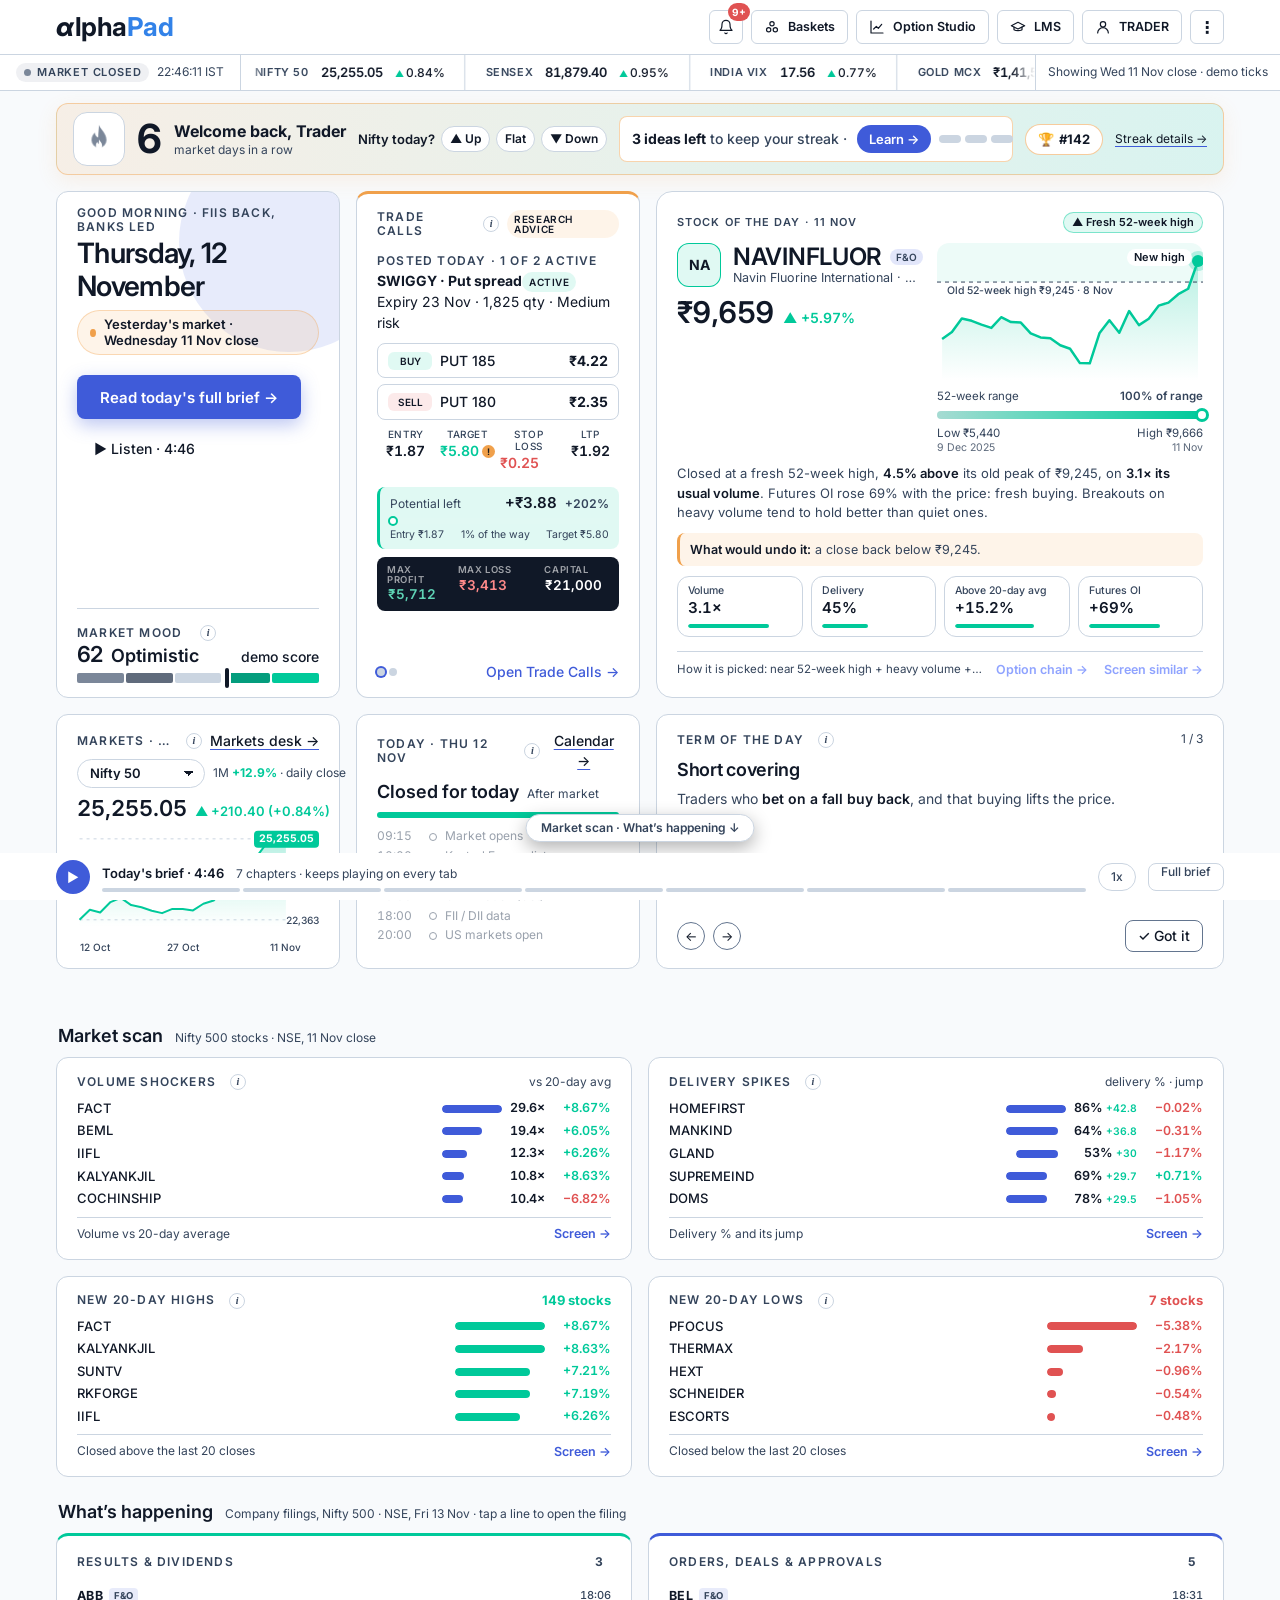
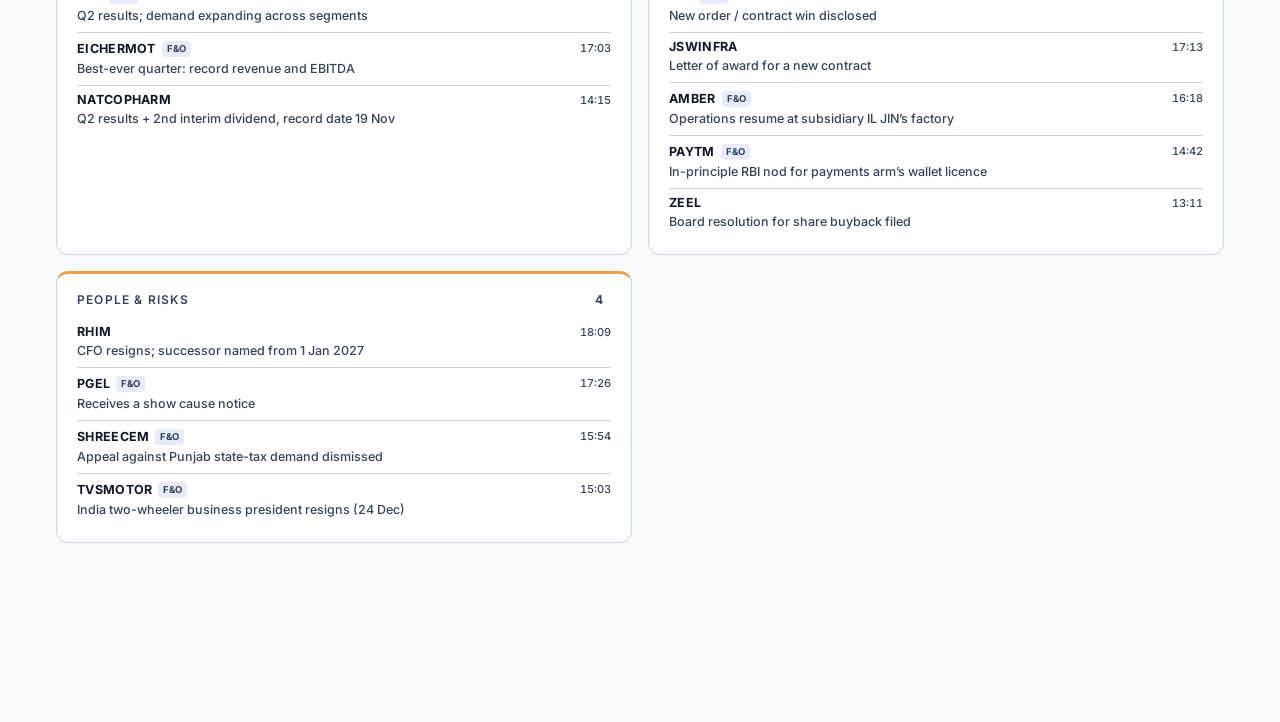
<file: index.html>
<!doctype html>
<meta charset="utf-8">
<title>AlphaPad Home Demo</title>
<meta http-equiv="refresh" content="0; url=home-2026-11-12.html">
<a href="home-2026-11-12.html">Open the AlphaPad home demo</a>
</file>
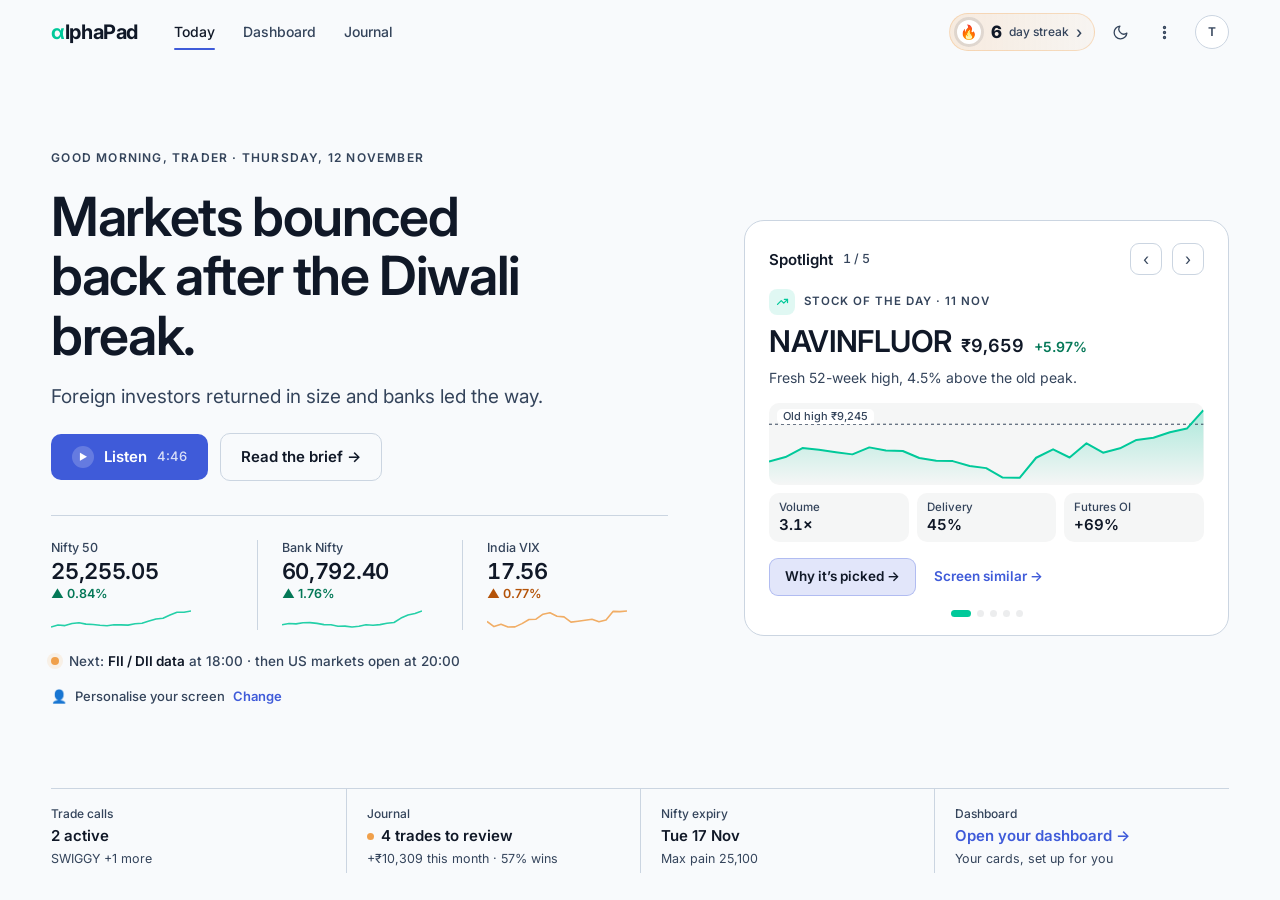
<file: calm.html>
<!doctype html>
<html lang="en" class="calm">
<head>
<meta charset="utf-8">
<meta name="viewport" content="width=device-width,initial-scale=1">
<title>AlphaPad · Today</title>
<link rel="preconnect" href="https://fonts.googleapis.com"><link rel="preconnect" href="https://fonts.gstatic.com" crossorigin>
<link href="https://fonts.googleapis.com/css2?family=Inter:wght@400;500;600;700&display=swap" rel="stylesheet">
<script>try{var t=localStorage.getItem('today-theme');if(t==='light'||t==='dark')document.documentElement.setAttribute('data-theme',t)}catch(e){}</script>
<style>/* Calm landing — AlphaPad tokens. One message, one action, one visual. */
:root{
  --white:#FFFFFF;--teal:#00C99A;--amber:#F0A04B;--red:#E05252;--blue:#3282E8;
  --indigo-500:#3F5BD9;--indigo-600:#3452C9;
  --slate-50:#F8FAFC;--slate-200:#CBD5E1;--slate-400:#8793A5;--slate-500:#7B8799;--slate-600:#63758F;
  --navy-600:#34445B;--navy-700:#252F3F;--navy-800:#1D2432;--navy-850:#171B26;--navy-900:#101827;
  --font-sans:"Inter",system-ui,-apple-system,"Segoe UI",Roboto,"Helvetica Neue",Arial,sans-serif;
  --gx:clamp(20px,4vw,56px);
}
:root,:root[data-theme="dark"]{color-scheme:dark;
  --surface-canvas:var(--navy-900);--surface-raised:var(--navy-850);--surface-elevated:var(--navy-800);
  --surface-glass:rgba(255,255,255,.06);--surface-hover:rgba(63,91,217,.15);--surface-hover-stroke:rgba(63,91,217,.30);
  --text-primary:var(--slate-50);--text-secondary:var(--slate-200);--text-tertiary:var(--slate-400);
  --border-decorative:var(--navy-700);--border-glass:rgba(255,255,255,.12);--focus-outer:var(--slate-200);
  --action-primary:var(--indigo-500);--action-hover:var(--indigo-600);--link:#8FA3FF;
  --fin-positive:var(--teal);--fin-negative:var(--slate-500);
  --fin-positive-soft:rgba(0,201,154,.12);--fin-negative-soft:rgba(123,135,153,.12);
  --fb-warning-soft:rgba(240,160,75,.12);--fb-info-soft:rgba(50,130,232,.12);
  --up-text:var(--teal);--warn-text:var(--amber);--track:rgba(255,255,255,.07);--shadow:0 24px 60px rgba(0,0,0,.35);}
:root[data-theme="light"]{color-scheme:light;
  --surface-canvas:var(--slate-50);--surface-raised:var(--white);--surface-elevated:var(--white);
  --surface-glass:rgba(16,24,39,.04);--text-primary:var(--navy-900);--text-secondary:var(--navy-600);--text-tertiary:var(--navy-600);
  --border-decorative:var(--slate-200);--border-glass:var(--slate-200);--focus-outer:var(--indigo-500);--link:var(--indigo-500);
  --up-text:rgb(4,120,87);--warn-text:rgb(180,83,9);--track:rgba(16,24,39,.08);--shadow:0 24px 60px rgba(16,24,39,.12);}
html{background:var(--surface-canvas)}
body{margin:0;min-height:100vh;display:flex;flex-direction:column;background:var(--surface-canvas);color:var(--text-primary);font:400 14px/1.5 var(--font-sans);-webkit-font-smoothing:antialiased}
#app{flex:1;display:flex;flex-direction:column;min-height:100vh}
a{color:inherit;text-decoration:none}
button{font:inherit;color:inherit}
:focus-visible{outline:2px solid var(--focus-outer);outline-offset:2px}
.sr{position:absolute;width:1px;height:1px;overflow:hidden;clip:rect(0 0 0 0)}

/* ---------- top bar ---------- */
.cb{height:64px;flex:none;display:flex;align-items:center;gap:36px;padding:0 var(--gx)}
.logo{font:700 20px/1 var(--font-sans);letter-spacing:-.4px;color:var(--text-primary)}
.logo span{color:var(--teal)}
.tabs{display:flex;gap:28px;height:100%}
.tabs a{position:relative;display:flex;align-items:center;font:500 14px/1 var(--font-sans);color:var(--text-tertiary)}
.tabs a:hover{color:var(--text-primary)}
.tabs a[aria-current=page]{color:var(--text-primary)}
.tabs a[aria-current=page]::after{content:"";position:absolute;left:0;right:0;bottom:14px;height:2px;border-radius:2px;background:var(--action-primary)}
.cb .sp{flex:1}
.cb-r{display:flex;align-items:center;gap:8px;position:relative}
.pill{display:inline-flex;align-items:center;gap:7px;height:36px;padding:0 14px;border-radius:9999px;border:1px solid var(--border-decorative);background:transparent;cursor:pointer;font:600 13px/1 var(--font-sans);color:var(--text-primary)}
.pill:hover,.pill[aria-expanded=true],.icb:hover,.icb[aria-expanded=true]{border-color:var(--surface-hover-stroke);background:var(--surface-hover)}
.pill small{font:500 13px/1 var(--font-sans);color:var(--text-tertiary)}
.icb{width:36px;height:36px;display:grid;place-items:center;border-radius:9999px;border:1px solid transparent;background:transparent;cursor:pointer;color:var(--text-secondary)}
.icb svg{width:17px;height:17px}
.av{width:32px;height:32px;margin-left:4px;display:grid;place-items:center;border-radius:50%;background:var(--surface-elevated);border:1px solid var(--border-decorative);font:600 12px/1 var(--font-sans);color:var(--text-secondary)}

/* popovers (streak, menu) */
.pop{position:absolute;top:46px;right:0;z-index:50;width:300px;padding:16px;border-radius:14px;background:var(--surface-elevated);border:1px solid var(--border-glass);box-shadow:var(--shadow)}
.pop[hidden]{display:none}
.pop h3{margin:0 0 4px;font:600 15px/1.3 var(--font-sans)}
.pop p{margin:0;font:400 13px/1.45 var(--font-sans);color:var(--text-secondary)}
.wk{display:grid;grid-template-columns:repeat(7,1fr);gap:6px;margin:14px 0}
.wk span{display:grid;justify-items:center;gap:6px;font:500 11px/1 var(--font-sans);color:var(--text-tertiary)}
.wk i{width:26px;height:26px;border-radius:50%;display:grid;place-items:center;font-style:normal;font:700 11px/1 var(--font-sans);background:var(--track);color:var(--text-tertiary)}
.wk .done i{background:var(--teal);color:var(--navy-900)}
.wk .today i{background:transparent;box-shadow:inset 0 0 0 2px var(--teal);color:var(--text-primary)}
.wk .hol i,.wk .off i{background:transparent;box-shadow:inset 0 0 0 1px var(--border-decorative)}
.pop .row{display:flex;justify-content:space-between;align-items:center;gap:10px;padding-top:12px;margin-top:12px;border-top:1px solid var(--border-decorative);font:500 13px/1.3 var(--font-sans);color:var(--text-secondary)}
.pop .row b{color:var(--text-primary)}
.pop a.l{font:600 13px/1 var(--font-sans);color:var(--link)}
.menu{width:290px;padding:8px;max-height:calc(100vh - 90px);overflow:auto}
.menu .g{padding:10px 10px 4px;font:600 10.5px/1 var(--font-sans);letter-spacing:1.1px;text-transform:uppercase;color:var(--text-tertiary)}
.menu a,.menu button{display:flex;align-items:center;gap:10px;width:100%;box-sizing:border-box;padding:9px 10px;border:0;border-radius:8px;background:none;text-align:left;cursor:pointer;font:500 14px/1.2 var(--font-sans);color:var(--text-primary)}
.menu a:hover,.menu button:hover{background:var(--surface-hover)}
.menu small{margin-left:auto;font:400 12px/1 var(--font-sans);color:var(--text-tertiary)}
.menu hr{border:0;border-top:1px solid var(--border-decorative);margin:6px 4px}
.menu .rst.arm{background:var(--fb-warning-soft)}

/* ---------- main ---------- */
.cm{flex:1;width:100%;max-width:1280px;margin:0 auto;box-sizing:border-box;padding:clamp(16px,4.5vh,64px) var(--gx) 0;display:grid;grid-template-columns:minmax(0,1.12fr) minmax(360px,.88fr);gap:clamp(40px,6vw,96px);align-items:center}
.hero-main{position:relative;display:flex;flex-direction:column;align-items:flex-start;gap:clamp(14px,2.4vh,24px);min-width:0}
.eb{font:600 12px/1.2 var(--font-sans);letter-spacing:1.2px;text-transform:uppercase;color:var(--text-tertiary)}
.eb b{color:var(--text-secondary);font-weight:600}
.hero-main h1{margin:0;max-width:15ch;font:600 clamp(36px,6vh,56px)/1.1 var(--font-sans);letter-spacing:-1.4px}
.hero-main .sub{margin:-4px 0 0;max-width:30em;font:400 clamp(16px,2.2vh,19px)/1.5 var(--font-sans);color:var(--text-secondary)}
.acts{display:flex;align-items:center;gap:12px;flex-wrap:wrap}
.btn{display:inline-flex;align-items:center;gap:10px;height:46px;padding:0 20px;border-radius:10px;border:1px solid transparent;cursor:pointer;font:600 15px/1 var(--font-sans);white-space:nowrap}
.btn.p{background:var(--action-primary);color:#fff}.btn.p:hover{background:var(--action-hover)}
.btn.g{border-color:var(--border-decorative);color:var(--text-primary);background:transparent}.btn.g:hover{background:var(--surface-hover);border-color:var(--surface-hover-stroke)}
.btn .pi{width:22px;height:22px;display:grid;place-items:center;border-radius:50%;background:rgba(255,255,255,.2);font-size:9px}
.btn small{font:500 13px/1 var(--font-sans);opacity:.8}
.player{display:grid;gap:8px;width:min(460px,100%)}
.player[hidden]{display:none}
.player .bar{position:relative;height:4px;border-radius:4px;background:var(--track);cursor:pointer}
.player .bar i{position:absolute;left:0;top:0;bottom:0;border-radius:4px;background:var(--teal)}
.player .t{display:flex;justify-content:space-between;gap:12px;font:500 12.5px/1.3 var(--font-sans);color:var(--text-tertiary)}
.player .t b{color:var(--text-secondary);font-weight:600;white-space:nowrap;overflow:hidden;text-overflow:ellipsis}

/* three numbers, no boxes */
.nums{display:grid;grid-template-columns:repeat(3,minmax(0,1fr));width:100%;margin-top:clamp(4px,1.4vh,16px);padding-top:clamp(16px,2.6vh,28px);border-top:1px solid var(--border-decorative)}
.nm{display:grid;gap:4px;min-width:0;padding-right:20px}
.nm+.nm{padding-left:24px;border-left:1px solid var(--border-decorative)}
.nm span{font:500 12.5px/1.2 var(--font-sans);color:var(--text-tertiary)}
.nm b{font:600 22px/1.15 var(--font-sans);font-variant-numeric:tabular-nums;letter-spacing:-.3px}
.nm em{font-style:normal;font:600 12.5px/1 var(--font-sans);color:var(--text-tertiary)}
.nm em.u{color:var(--up-text)}.nm em.w{color:var(--warn-text)}
.nm svg{display:block;width:100%;max-width:140px;height:22px;margin-top:4px}
.nm polyline{fill:none;stroke:var(--teal);stroke-width:1.6;stroke-linejoin:round;opacity:.85}
.nm.vx polyline{stroke:var(--amber)}
.next{display:flex;align-items:center;gap:10px;font:500 13.5px/1.4 var(--font-sans);color:var(--text-tertiary)}
.next .dot{width:8px;height:8px;border-radius:50%;background:var(--amber);box-shadow:0 0 0 4px var(--fb-warning-soft)}
.next b{color:var(--text-primary);font-weight:600}

/* onboarding chip sits quietly under the actions instead of floating */
.calm .hero-main .ob-chip{position:static;order:9;margin-top:-4px;padding:0;border:0;background:none;font:500 13px/1.3 var(--font-sans);color:var(--text-tertiary)}
.calm .hero-main .ob-chip:hover{background:none;border:0;color:var(--text-secondary)}

/* ---------- spotlight ---------- */
.spot{position:relative;display:flex;flex-direction:column;gap:14px;min-width:0;padding:22px 24px 18px;border-radius:20px;background:var(--surface-raised);border:1px solid var(--border-decorative)}
.sp-h{display:flex;align-items:center;gap:10px}
.sp-h b{font:600 15px/1 var(--font-sans)}
.sp-h .c{font:500 12.5px/1 var(--font-sans);color:var(--text-tertiary);font-variant-numeric:tabular-nums}
.sp-h .sp{flex:1}
.sp-h button{width:32px;height:32px;display:grid;place-items:center;border-radius:9px;border:1px solid var(--border-decorative);background:transparent;cursor:pointer;color:var(--text-secondary);font-size:16px}
.sp-h button:hover{background:var(--surface-hover);border-color:var(--surface-hover-stroke)}
.sp-tr{display:grid}
.sl{grid-area:1/1;display:flex;flex-direction:column;gap:10px;min-width:0;opacity:0;visibility:hidden;transform:translateX(12px);transition:opacity .35s ease,transform .35s ease,visibility 0s .35s}
.sl.on{opacity:1;visibility:visible;transform:none;transition:opacity .35s ease,transform .35s ease}
@media (prefers-reduced-motion:reduce){.sl{transition:none!important;transform:none}}
.sl .kr{display:flex;align-items:center;gap:9px;font:600 11.5px/1.2 var(--font-sans);letter-spacing:1px;text-transform:uppercase;color:var(--text-tertiary)}
.ic{width:26px;height:26px;flex:none;display:grid;place-items:center;border-radius:8px}
.ic svg{width:15px;height:15px}
.ic.t{background:var(--fin-positive-soft);color:var(--teal)}.ic.a{background:var(--fb-warning-soft);color:var(--amber)}.ic.b{background:var(--fb-info-soft);color:var(--blue)}.ic.i{background:rgba(63,91,217,.16);color:var(--link)}
.sl .tt{display:flex;align-items:baseline;gap:10px;flex-wrap:wrap}
.sl .tt b{font:600 30px/1.1 var(--font-sans);letter-spacing:-.6px}
.sl .tt .v{font:600 18px/1 var(--font-sans);font-variant-numeric:tabular-nums}
.sl .tt .d{font:600 14px/1 var(--font-sans);color:var(--up-text)}
.sl p{margin:0;font:400 14px/1.45 var(--font-sans);color:var(--text-secondary)}
.sl .viz{display:grid;gap:8px;margin-top:4px}
.sl .ac{display:flex;align-items:center;gap:18px;margin-top:6px}
.sl .ac a{font:600 13.5px/1 var(--font-sans);color:var(--link)}
.sl .ac a:hover{text-decoration:underline}
.sl .ac a.p{display:inline-flex;align-items:center;height:38px;padding:0 16px;border-radius:9px;background:var(--surface-hover);box-shadow:inset 0 0 0 1px var(--surface-hover-stroke);color:var(--text-primary)}
.sl .ac a.p:hover{text-decoration:none;background:rgba(63,91,217,.24)}
.dots{display:flex;justify-content:center;gap:6px}
.dots button{width:7px;height:7px;padding:0;border:0;border-radius:9999px;background:var(--track);cursor:pointer;transition:width .2s,background .2s}
.dots button[aria-selected=true]{width:20px;background:var(--teal)}
/* slide visuals */
.v-sd{position:relative;height:82px;border-radius:10px;overflow:hidden;background:var(--surface-glass)}
.v-sd svg{position:absolute;inset:0;width:100%;height:100%}
.v-sd polyline{fill:none;stroke:var(--teal);stroke-width:2;stroke-linejoin:round}
.v-sd .oh{stroke:var(--text-tertiary);stroke-dasharray:3 3;stroke-width:1}
.v-sd .oh-l{position:absolute;left:8px;top:6px;z-index:1;padding:2px 6px;border-radius:5px;background:var(--surface-raised);font:500 11px/1 var(--font-sans);color:var(--text-tertiary)}
.v-ch{display:grid;grid-template-columns:repeat(3,minmax(0,1fr));gap:8px}
.v-ch span{display:grid;gap:3px;padding:8px 10px;border-radius:10px;background:var(--surface-glass);font:500 11.5px/1.2 var(--font-sans);color:var(--text-tertiary)}
.v-ch b{font:600 15px/1.1 var(--font-sans);color:var(--text-primary);font-variant-numeric:tabular-nums}
.v-rk{list-style:none;margin:0;padding:0;display:grid;gap:9px}
.v-rk li{display:grid;grid-template-columns:14px 92px minmax(0,1fr) 48px 52px;align-items:center;gap:10px;font:500 12.5px/1.2 var(--font-sans);color:var(--text-secondary)}
.v-rk .n{font:700 11px/1 var(--font-sans);color:var(--text-tertiary)}
.v-rk b{font:600 13px/1.2 var(--font-sans);color:var(--text-primary);white-space:nowrap;overflow:hidden;text-overflow:ellipsis}
.v-rk .bar{display:flex;height:8px;border-radius:4px;background:var(--track);overflow:hidden}
.v-rk .bar i{display:block;height:100%}
.v-rk.a .bar i{background:var(--amber);border-radius:4px}
.v-rk.b .bar i{background:var(--blue)}.v-rk.b .bar i.p{opacity:.35}
.v-rk .v{font:600 13px/1 var(--font-sans);font-variant-numeric:tabular-nums;color:var(--text-primary);text-align:right}
.v-rk em{font-style:normal;font:600 12px/1 var(--font-sans);text-align:right;color:var(--up-text)}
.v-lg{display:flex;gap:14px;font:500 11.5px/1 var(--font-sans);color:var(--text-tertiary)}
.v-lg i{display:inline-block;width:9px;height:9px;border-radius:2px;background:var(--blue);margin-right:6px;vertical-align:-1px}.v-lg i.p{opacity:.35}
.v-br{display:grid;grid-template-columns:auto minmax(0,1fr);gap:18px;align-items:center}
.ring{--p:50;position:relative;width:88px;height:88px;border-radius:50%;background:conic-gradient(var(--teal) calc(var(--p)*1%),var(--slate-500) 0);display:grid;place-items:center;align-content:center}
.ring::before{content:"";position:absolute;inset:9px;border-radius:50%;background:var(--surface-raised)}
.ring b,.ring small{position:relative;line-height:1}.ring b{font:700 18px/1 var(--font-sans)}.ring small{font:500 11px/1.4 var(--font-sans);color:var(--text-tertiary)}
.v-top .tl{display:block;margin-bottom:7px;font:600 10.5px/1 var(--font-sans);letter-spacing:.9px;text-transform:uppercase;color:var(--text-tertiary)}
.v-top ul{list-style:none;margin:0;padding:0;display:grid;gap:6px}
.v-top li{display:flex;justify-content:space-between;gap:8px;padding:7px 11px;border-radius:8px;background:var(--surface-glass);font:500 13px/1 var(--font-sans)}
.v-top li b{font-weight:600}.v-top em{font-style:normal;font-weight:600;color:var(--up-text)}
.v-q{display:grid;grid-template-columns:1fr 1fr;gap:8px}
.v-q .q{display:grid;grid-template-columns:minmax(0,1fr) auto;align-items:center;gap:2px 8px;padding:9px 12px;border-radius:10px;background:var(--surface-glass);border-left:3px solid var(--slate-500)}
.v-q .q.qu{border-left-color:var(--teal)}.v-q .q.on{background:var(--fin-positive-soft)}
.v-q small{font:500 11px/1.2 var(--font-sans);color:var(--text-tertiary)}
.v-q b{grid-row:span 2;font:700 18px/1 var(--font-sans);font-variant-numeric:tabular-nums}
.v-q em{font-style:normal;font:600 12px/1.2 var(--font-sans);white-space:nowrap;overflow:hidden;text-overflow:ellipsis}

/* ---------- your day: one quiet row ---------- */
.day{width:100%;max-width:1280px;margin:0 auto;box-sizing:border-box;padding:clamp(20px,4vh,48px) var(--gx) clamp(16px,3vh,32px)}
.day ul{list-style:none;margin:0;padding:0;display:grid;grid-template-columns:repeat(4,minmax(0,1fr));border-top:1px solid var(--border-decorative)}
.day li{min-width:0}
.day li+li a{border-left:1px solid var(--border-decorative)}
.day a{display:grid;gap:5px;padding:18px 20px 6px;height:100%;box-sizing:border-box;border-radius:0}
.day li:first-child a{padding-left:0}
.day a:hover .m{color:var(--link)}
.day .k{font:500 12px/1.2 var(--font-sans);color:var(--text-tertiary)}
.day .m{font:600 15px/1.3 var(--font-sans);color:var(--text-primary);white-space:nowrap;overflow:hidden;text-overflow:ellipsis;transition:color .15s}
.day .s{font:400 12.5px/1.3 var(--font-sans);color:var(--text-tertiary);white-space:nowrap;overflow:hidden;text-overflow:ellipsis}
.day .b-dash .m{color:var(--link)}
.day .b-dash.ob-pulse .m{text-decoration:underline}
.day .flag{display:inline-block;width:7px;height:7px;margin-right:7px;border-radius:50%;background:var(--amber);vertical-align:1px}

/* ---------- fit on short screens ---------- */
@media (max-height:820px) and (min-width:1001px){.spot{padding:18px 20px 14px;gap:11px}.v-sd{height:64px}.ring{width:76px;height:76px}.v-rk{gap:7px}.sl .tt b{font-size:26px}.day a{padding-top:14px}}
@media (max-height:740px) and (min-width:1001px){.nm svg{display:none}.sl p{display:none}.hero-main .sub{max-width:34em}.dots{display:none}}
@media (max-height:690px) and (min-width:1001px){.next{display:none}.hero-main h1{font-size:34px}}

/* ---------- narrow screens: one column (phone design comes later) ---------- */
@media (max-width:1000px){
  .cm{grid-template-columns:minmax(0,1fr);align-items:start}
  .day ul{grid-template-columns:repeat(2,minmax(0,1fr))}
  .day li:nth-child(3) a{border-left:0;padding-left:0}
  .tabs{gap:20px}
}
@media (max-width:640px){
  .cb{gap:16px}.tabs a:not([aria-current]){display:none}.pill small{display:none}
  .nums{grid-template-columns:minmax(0,1fr)}.nm+.nm{padding-left:0;border-left:0;padding-top:12px}
  .day ul{grid-template-columns:minmax(0,1fr)}.day li+li a{border-left:0;padding-left:0;border-top:1px solid var(--border-decorative)}
  .v-rk li{grid-template-columns:14px 80px minmax(0,1fr) 44px}.v-rk em{display:none}
}
/* the one-time tip outlines the dashboard link gently */
.calm .day .b-dash.ob-pulse{box-shadow:none;outline:0;animation:none}
.calm .day .b-dash.ob-pulse .m{text-decoration:underline;text-underline-offset:4px}
.ob-ov{position:fixed;inset:0;z-index:9000;display:grid;place-items:center;padding:20px;background:rgba(8,12,20,.72);backdrop-filter:blur(6px);animation:obIn .25s ease}
@keyframes obIn{from{opacity:0}to{opacity:1}}
.ob-card{width:min(620px,100%);padding:28px 30px;border-radius:22px;background:radial-gradient(80% 60% at 0% 0%,rgba(63,91,217,.22),transparent 60%),var(--surface-elevated);border:1px solid var(--border-glass,rgba(255,255,255,.12));box-shadow:0 30px 70px rgba(0,0,0,.5)}
.ob-top{display:flex;justify-content:space-between;align-items:center}
.ob-step{font:600 11px/1 var(--font-sans);letter-spacing:1.1px;text-transform:uppercase;color:var(--text-tertiary)}
.ob-skip{border:0;background:none;font:600 13px/1 var(--font-sans);color:var(--text-secondary);cursor:pointer}.ob-skip:hover{color:var(--text-primary);text-decoration:underline}
.ob-prog{height:4px;margin:14px 0 20px;border-radius:2px;background:rgba(255,255,255,.08);overflow:hidden}.ob-prog i{display:block;height:100%;background:linear-gradient(90deg,var(--teal),var(--indigo-500,#3F5BD9));border-radius:2px;transition:width .3s}
.ob-hi{margin:0 0 16px;font:600 18px/1.35 var(--font-sans);color:var(--text-primary)}.ob-hi span{font:400 14px/1.5 var(--font-sans);color:var(--text-secondary)}
.ob-card h2{margin:0 0 16px;font:600 24px/1.25 var(--font-sans);letter-spacing:-.3px;color:var(--text-primary)}
.ob-opts{display:grid;gap:10px}
.ob-o{display:grid;gap:3px;text-align:left;padding:14px 16px;border-radius:14px;border:1px solid var(--border-decorative);background:rgba(255,255,255,.03);color:var(--text-primary);cursor:pointer;transition:border-color .15s,background .15s}
.ob-o:hover{border-color:var(--surface-hover-stroke);background:var(--surface-hover)}.ob-o.on{border-color:var(--action-primary);background:rgba(63,91,217,.18)}
.ob-o b{font:600 15px/1.25 var(--font-sans)}.ob-o small{font:400 12.5px/1.35 var(--font-sans);color:var(--text-tertiary)}
.ob-f{display:flex;justify-content:space-between;align-items:center;margin-top:18px}
.ob-back{border:0;background:none;font:600 13px/1 var(--font-sans);color:var(--text-secondary);cursor:pointer}.ob-back:hover{color:var(--text-primary)}
.ob-go{height:44px;padding:0 20px;border:0;border-radius:12px;background:var(--action-primary);color:#fff;font:600 14.5px/1 var(--font-sans);cursor:pointer}.ob-go:hover{background:var(--action-hover,#3452C9)}
.ob-done{text-align:left}.ob-badge{width:52px;height:52px;border-radius:16px;display:grid;place-items:center;font-size:24px;background:var(--fin-positive-soft);margin-bottom:14px}
.ob-sum{margin:0;font:400 15px/1.55 var(--font-sans);color:var(--text-secondary)}
.ob-chip{position:absolute;top:22px;right:24px;display:inline-flex;align-items:center;gap:8px;padding:7px 12px;border-radius:9999px;border:1px solid var(--border-decorative);background:rgba(255,255,255,.05);color:var(--text-secondary);font:500 12.5px/1 var(--font-sans);cursor:pointer;z-index:2}
.ob-chip b{color:var(--text-primary);font-weight:600}.ob-chip em{font-style:normal;color:var(--link,#8FA3FF);font-weight:600}.ob-chip:hover{border-color:var(--surface-hover-stroke)}
.ob-pulse{box-shadow:0 0 0 0 rgba(143,163,255,.6);animation:obPulse 1.8s ease-out infinite}
@keyframes obPulse{0%{box-shadow:0 0 0 0 rgba(143,163,255,.55)}100%{box-shadow:0 0 0 14px rgba(143,163,255,0)}}
.ob-tip{position:fixed;z-index:9500;display:flex;align-items:center;gap:14px;max-width:min(440px,calc(100vw - 24px));padding:14px 14px 14px 16px;border-radius:14px;background:#3F5BD9;color:#fff;box-shadow:0 18px 44px rgba(0,0,0,.5),0 0 0 1px rgba(255,255,255,.12)}
.ob-tip.up::before{top:auto;bottom:-6px}.ob-tip::before{content:"";position:absolute;top:-6px;left:var(--ax,28px);width:12px;height:12px;background:#3F5BD9;transform:rotate(45deg);border-radius:2px}
.ob-tip-i{width:34px;height:34px;flex:none;display:grid;place-items:center;border-radius:10px;background:rgba(255,255,255,.16);font-size:16px}
.ob-tip-t{display:grid;gap:3px;min-width:0}.ob-tip-t b{font:600 14px/1.25 var(--font-sans)}.ob-tip-t span{font:400 13px/1.4 var(--font-sans);color:rgba(255,255,255,.9)}.ob-tip em{font-style:normal;font-weight:600}
.ob-tip button{flex:none;height:34px;padding:0 14px;border:0;border-radius:9px;background:#fff;color:#3F5BD9;font:600 13px/1 var(--font-sans);cursor:pointer}.ob-tip button:hover{background:#EEF1FF}
@media (prefers-reduced-motion:reduce){.ob-ov,.ob-pulse{animation:none}}
.b-next{display:flex;align-items:center;gap:14px;padding:12px 16px;border-radius:14px;background:rgba(255,255,255,.035);border:1px dashed var(--border-decorative);margin-top:auto}
.bn-h{flex:none;font:600 11px/1.2 var(--font-sans);letter-spacing:1px;text-transform:uppercase;color:var(--text-tertiary)}
.b-next ol{list-style:none;margin:0;padding:0;display:flex;gap:18px;flex-wrap:wrap;min-width:0}
.b-next li{display:flex;align-items:baseline;gap:8px;font:500 13px/1.3 var(--font-sans);color:var(--text-primary);white-space:nowrap}
.b-next time{font:600 12px/1 var(--font-sans);font-variant-numeric:tabular-nums;color:var(--amber)}
</style>
<style>
html.rwd-open .ob-tip,html.rwd-open .ob-ov{visibility:hidden}
.rwd-pill{display:inline-flex;align-items:center;gap:7px;height:38px;margin-left:20px;padding:0 12px 0 4px;border-radius:9999px;cursor:pointer;white-space:nowrap;vertical-align:middle;flex:none;
  background:linear-gradient(90deg,rgba(240,160,75,.16),rgba(240,160,75,.06));border:1px solid rgba(240,160,75,.3);color:#F8FAFC;font:500 12px/1 Inter,system-ui,sans-serif}
.rwd-pill.all{background:linear-gradient(90deg,rgba(0,201,154,.18),rgba(0,201,154,.06));border-color:rgba(0,201,154,.35)}
.rwd-pill:hover{border-color:rgba(240,160,75,.6)}.rwd-pill.all:hover{border-color:rgba(0,201,154,.7)}
.rwd-pill .rr{--p:0;position:relative;width:30px;height:30px;border-radius:50%;display:grid;place-items:center;background:conic-gradient(#00C99A calc(var(--p)*1%),rgba(255,255,255,.1) 0)}
.rwd-pill .rr::before{content:"";position:absolute;inset:3px;border-radius:50%;background:#101827}
.rwd-pill .rr span{position:relative;font-size:14px;line-height:1}
.rwd-pill b{font:800 17px/1 Inter,system-ui,sans-serif;font-variant-numeric:tabular-nums}
.rwd-pill small{font:500 12px/1 Inter,system-ui,sans-serif;color:#CBD5E1}
.rwd-pill em{font-style:normal;font-size:16px;line-height:1;color:#8793A5}
:root[data-theme="light"] .rwd-pill{color:#101827}:root[data-theme="light"] .rwd-pill small{color:#34445B}:root[data-theme="light"] .rwd-pill em{color:#34445B}
:root[data-theme="light"] .rwd-pill .rr{background:conic-gradient(#00C99A calc(var(--p)*1%),rgba(16,24,39,.1) 0)}:root[data-theme="light"] .rwd-pill .rr::before{background:#FFFFFF}
@media (prefers-color-scheme:light){:root:not([data-theme="dark"]) .rwd-pill{color:#101827}:root:not([data-theme="dark"]) .rwd-pill small{color:#34445B}:root:not([data-theme="dark"]) .rwd-pill .rr::before{background:#FFFFFF}}
.rwd-pill.float{position:fixed;right:20px;bottom:20px;z-index:8000;height:42px;background-color:#171B26;box-shadow:0 10px 30px rgba(0,0,0,.35)}
.rwd-hide{display:none!important}
</style>
</head>
<body>
<div id="app"></div>
<script>window.CD={"date":"Thursday, 12 November","driver":"FIIs back, banks led","head":"Markets bounced back after the Diwali break.","sub":"Foreign investors returned in size and banks led the way.","nums":[{"n":"Nifty 50","pct":"+0.84%","up":true,"vix":false,"d":[22363.35,22721.95,22622.7,22997.35,23146.15,22888.95,22811.35,22687.65,22600.0,22753.2,22749.75,22698.85,22936.75,23053.1,23440.8,23810.85,23960.6,24536.6,25030.35,25044.65,25255.05]},{"n":"Bank Nifty","pct":"+1.76%","up":true,"vix":false,"d":[54918.0,55481.05,55316.0,55810.5,55844.0,55488.1,54976.9,54925.7,54287.35,54366.7,53974.9,54267.4,54909.65,54686.95,55002.2,55540.05,55913.6,57773.65,59086.0,59741.25,60792.4]},{"n":"India VIX","pct":"+0.77%","up":true,"vix":true,"d":[15.25,14.12,14.63,14.03,14.06,14.77,15.68,15.76,16.86,17.16,16.4,16.25,15.12,15.3,15.5,15.72,15.19,15.58,17.47,17.42,17.56]}],"events":[["09:15","Market opens"],["15:30","Close · Sensex expiry"],["16:00","CPI inflation (Oct)"],["18:00","FII / DII data"],["20:00","US markets open"]],"calls":{"n":2,"lead":"SWIGGY","more":1},"expiry":{"day":"Tue 17 Nov","mp":"25,100"},"streak":{"n":6,"week":[["M","done"],["T","hol"],["W","done"],["T","today"],["F",""],["S","off"],["S","off"]],"left":3,"rank":142,"next":7},"links":{"brief":"today-demo-2026-11-12.html#brief","dash":"idea-b-dashboard.html","journal":"idea-b-journal.html","review":"idea-b-journal.html#review","learn":"today-demo-2026-11-12.html#learn","bt":"https://ujjwalb2.github.io/tradin-simulator/replay/","baskets":"https://dev.alphapad.in/baskets","studio":"https://dev.alphapad.in/option-studio","lms":"https://dev.alphapad.in/lms","screener":"https://dev.alphapad.in/screener","calls":"idea-b-dashboard.html#tc","fo":"idea-b-dashboard.html#fo"},"audio":{"src":"demo/springpad-today-2026-11-12.m4a","dur":286.3,"ch":[["Market in 30 seconds",0.0],["Foreign investors are back",39.85],["Banks lead, IT lags",85.79],["Oil slips below 90 dollars",133.37],["Silver and gold climb",174.62],["Anthropic's giant IPO",204.7],["Quick hits, term of the day, sign-off",239.17]]},"sotd":{"closes":[8136.5,8272.0,8536.0,8490.0,8417.5,8352.5,8561.0,8468.0,8457.0,8247.5,8167.0,8152.5,8014.5,7946.5,7668.5,7662.0,8254.0,8501.0,8260.5,8680.0,8406.0,8530.0,8785.0,8845.0,9010.0,9115.0,9659.0],"oldy":8.804707060590886},"journal":{"pending":["pend-1","pend-2","pend-3","pend-4"],"net":10309,"wr":57}};</script>
<script>/* Calm landing: renders from window.CD. */
(function(){
  var D=window.CD,L=D.links,app=document.getElementById('app');
  var esc=function(s){return String(s).replace(/[&<>"]/g,function(c){return {'&':'&amp;','<':'&lt;','>':'&gt;','"':'&quot;'}[c]})};
  var inr=function(v){return (v<0?'−':'+')+'₹'+Math.abs(v).toLocaleString('en-IN')};
  var mmss=function(t){t=Math.max(0,Math.floor(t||0));return Math.floor(t/60)+':'+String(t%60).padStart(2,'0')};
  var SVG=function(p,w){return '<svg viewBox="0 0 24 24" fill="none" stroke="currentColor" stroke-width="'+(w||1.8)+'" stroke-linecap="round" stroke-linejoin="round" aria-hidden="true">'+p+'</svg>'};
  function spark(v,W,H){var lo=Math.min.apply(null,v),hi=Math.max.apply(null,v),r=(hi-lo)||1;return v.map(function(x,i){return (i*W/(v.length-1)).toFixed(1)+','+(H-3-(x-lo)/r*(H-6)).toFixed(1)}).join(' ')}
  var last=function(a){return a[a.length-1]};

  /* the journal review count respects what was already reviewed */
  var reviewed={};try{reviewed=JSON.parse(localStorage.getItem('ap-journal-review'))||{}}catch(e){}
  var todo=D.journal.pending.filter(function(id){return !reviewed[id]}).length;

  /* ---------- next event ---------- */
  var now=new Date(),nm=now.getHours()*60+now.getMinutes(),toM=function(t){var a=t.split(':');return +a[0]*60+ +a[1]};
  var up=D.events.filter(function(e){return toM(e[0])>=nm}),nx=up[0],then=up[1];

  /* ---------- top bar ---------- */
  var S=D.streak;
  var bar='<header class="cb"><a class="logo" href="calm.html" aria-label="AlphaPad, today"><span>α</span>lphaPad</a>'+
    '<nav class="tabs" aria-label="Main"><a href="calm.html" aria-current="page">Today</a><a href="'+L.dash+'">Dashboard</a><a href="'+L.journal+'">Journal</a></nav><span class="sp"></span>'+
    '<div class="cb-r">'+
      '<button type="button" class="pill" id="stkB" aria-expanded="false" aria-controls="stkP">🔥 '+S.n+' <small>day streak</small></button>'+
      '<button type="button" class="icb" id="thB" aria-label="Switch theme"></button>'+
      '<button type="button" class="icb" id="mnB" aria-expanded="false" aria-controls="mnP" aria-label="All pages and tools">'+SVG('<circle cx="12" cy="5" r="1.4"/><circle cx="12" cy="12" r="1.4"/><circle cx="12" cy="19" r="1.4"/>',2)+'</button>'+
      '<span class="av" title="Trader" aria-hidden="true">T</span>'+
      '<div class="pop" id="stkP" role="dialog" aria-label="Your streak" hidden><h3>'+S.n+' market days in a row</h3><p>Open AlphaPad on a market day to keep it going.</p>'+
        '<div class="wk">'+S.week.map(function(d){return '<span class="'+d[1]+'"><i title="'+({done:'Done',hol:'Market holiday',today:'Today',off:'Weekend','':'Coming up'})[d[1]]+'">'+(d[1]==='done'?'✓':'')+'</i>'+d[0]+'</span>'}).join('')+'</div>'+
        '<p>'+S.left+' ideas left today to keep it. <a class="l" href="'+L.learn+'">Learn →</a></p>'+
        '<div class="row"><span>🏆 Rank <b>#'+S.rank+'</b> this week</span><span>'+(S.next-S.n)+' day to your '+S.next+'-day mark</span></div></div>'+
      '<div class="pop menu" id="mnP" role="menu" aria-label="All pages and tools" hidden>'+
        '<div class="g">Your day</div><a role="menuitem" href="calm.html">Today<small>this page</small></a><a role="menuitem" href="'+L.dash+'">Dashboard<small>your cards</small></a><a role="menuitem" href="'+L.journal+'">Trade journal<small>P&amp;L, reviews</small></a><a role="menuitem" href="'+L.brief+'">Today’s full brief<small>4:46</small></a>'+
        '<div class="g">Trade</div><a role="menuitem" href="'+L.bt+'" target="_blank" rel="noopener">Backtesting<small>replay ↗</small></a><a role="menuitem" href="'+L.screener+'">Screener</a><a role="menuitem" href="'+L.studio+'">Option Studio</a><a role="menuitem" href="'+L.baskets+'">Baskets</a>'+
        '<div class="g">Learn</div><a role="menuitem" href="'+L.lms+'">LMS<small>courses</small></a>'+
        '<hr><button type="button" role="menuitem" id="setupB">Change my screen<small>3 questions</small></button><button type="button" role="menuitem" class="rst" id="rstB">Start fresh<small>clears this device</small></button></div>'+
    '</div></header>';

  /* ---------- hero ---------- */
  var nums=D.nums.map(function(x){var v=last(x.d),w=x.vix;return '<div class="nm'+(w?' vx':'')+'"><span>'+x.n+'</span><b>'+v.toLocaleString('en-IN',{minimumFractionDigits:2,maximumFractionDigits:2})+'</b><em class="'+(w?'w':(x.up?'u':''))+'">'+(x.up?'▲ ':'▼ ')+x.pct.replace(/^[+−-]/,'')+'</em>'+
    '<svg viewBox="0 0 140 22" preserveAspectRatio="none" aria-hidden="true"><polyline points="'+spark(x.d,140,22)+'" vector-effect="non-scaling-stroke"/></svg></div>'}).join('');
  var hero='<section class="hero-main" aria-labelledby="hH"><div class="eb">Good morning, Trader · <b>'+esc(D.date)+'</b></div>'+
    '<h1 id="hH">'+esc(D.head)+'</h1>'+(D.sub?'<p class="sub">'+esc(D.sub)+'</p>':'')+
    '<div class="acts"><button type="button" class="btn p" id="lsB"><span class="pi" aria-hidden="true">▶</span><span class="lb">Listen</span> <small>'+mmss(D.audio.dur)+'</small></button><a class="btn g" href="'+L.brief+'">Read the brief →</a></div>'+
    '<div class="player" id="pl" hidden><div class="bar" id="plBar" role="slider" aria-label="Brief position" aria-valuemin="0" aria-valuemax="100" aria-valuenow="0" tabindex="0"><i style="width:0"></i></div><div class="t"><b id="plCh"></b><span id="plT"></span></div></div>'+
    '<div class="nums" role="group" aria-label="Yesterday’s close">'+nums+'</div>'+
    (nx?'<div class="next"><span class="dot" aria-hidden="true"></span><span>Next: <b>'+esc(nx[1])+'</b> at '+nx[0]+(then?' · then '+esc(then[1])+' at '+then[0]:'')+'</span></div>':'<div class="next"><span>Market day done. Tomorrow’s brief lands at 8:00.</span></div>')+
    '</section>';

  /* ---------- spotlight ---------- */
  var SCR=L.screener,IC={sd:'<path d="m4 15 6-6 4 4 6-6"/><path d="M15 7h5v5"/>',vol:'<path d="M5 20V10M10 20V4M15 20v-7M20 20v-4"/>',br:'<circle cx="12" cy="12" r="8"/><path d="M12 4a8 8 0 0 1 8 8h-8z"/>',del:'<path d="M3 8l9-5 9 5v8l-9 5-9-5z"/><path d="m3 8 9 5 9-5M12 13v8"/>',oi:'<rect x="3" y="3" width="8" height="8" rx="1.5"/><rect x="13" y="3" width="8" height="8" rx="1.5"/><rect x="3" y="13" width="8" height="8" rx="1.5"/><rect x="13" y="13" width="8" height="8" rx="1.5"/>'};
  function rank(rows,mx,unit){return '<ol class="v-rk a">'+rows.map(function(r,i){return '<li><span class="n">'+(i+1)+'</span><b>'+r[0]+'</b><span class="bar"><i style="width:'+(r[1]/mx*100).toFixed(0)+'%"></i></span><span class="v">'+r[1]+unit+'</span><em>'+r[2]+'</em></li>'}).join('')+'</ol>'}
  var sp=spark(D.sotd.closes,100,34),oy=D.sotd.oldy.toFixed(1);
  var SL=[
   {c:'t',ic:'sd',k:'Stock of the day · 11 Nov',t:'NAVINFLUOR',v:'₹9,659',d:'+5.97%',sub:'Fresh 52-week high, 4.5% above the old peak.',
    viz:'<div class="v-sd"><svg viewBox="0 0 100 34" preserveAspectRatio="none" aria-hidden="true"><defs><linearGradient id="cg1" x1="0" x2="0" y1="0" y2="1"><stop offset="0" stop-color="#00C99A" stop-opacity=".3"/><stop offset="1" stop-color="#00C99A" stop-opacity="0"/></linearGradient></defs><polygon fill="url(#cg1)" points="0,34 '+sp+' 100,34"/><line class="oh" x1="0" x2="100" y1="'+oy+'" y2="'+oy+'" vector-effect="non-scaling-stroke"/><polyline points="'+sp+'" vector-effect="non-scaling-stroke"/></svg><span class="oh-l">Old high ₹9,245</span></div>'+
        '<div class="v-ch"><span>Volume<b>3.1×</b></span><span>Delivery<b>45%</b></span><span>Futures OI<b>+69%</b></span></div>',
    a:[[L.dash+'#sd','Why it’s picked'],[SCR,'Screen similar']]},
   {c:'a',ic:'vol',k:'Volume shockers',t:'FACT',v:'29.6×',d:'+8.67%',sub:'Volume far above the 20-day average. Check the news first.',
    viz:rank([['FACT',29.6,'+8.67%'],['BEML',19.4,'+6.05%'],['IIFL',12.3,'+6.26%']],29.6,'×'),a:[[SCR,'Screen volume shockers']]},
   {c:'t',ic:'br',k:'Breadth · Nifty 500',t:'149 vs 7',v:'',d:'',sub:'New 20-day highs against new lows: a broad rally.',
    viz:'<div class="v-br"><div class="ring" style="--p:95.5" role="img" aria-label="149 new highs, 7 new lows"><b>96%</b><small>highs</small></div><div class="v-top"><span class="tl">Strongest new highs</span><ul><li><b>FACT</b><em>+8.67%</em></li><li><b>KALYANKJIL</b><em>+8.63%</em></li><li><b>SUNTV</b><em>+7.21%</em></li></ul></div></div>',
    a:[[SCR,'Screen 20-day highs']]},
   {c:'b',ic:'del',k:'Delivery spikes',t:'HOMEFIRST',v:'86%',d:'+42.8 pts',sub:'Shares changing hands for delivery, not intraday.',
    viz:'<ol class="v-rk b">'+[['HOMEFIRST',43,43,'86%'],['MANKIND',27,37,'64%'],['GLAND',23,30,'53%']].map(function(r,i){return '<li><span class="n">'+(i+1)+'</span><b>'+r[0]+'</b><span class="bar"><i class="p" style="width:'+r[1]+'%"></i><i style="width:'+r[2]+'%"></i></span><span class="v">'+r[3]+'</span><em>+'+r[2]+'</em></li>'}).join('')+'</ol><div class="v-lg"><span><i class="p"></i>yesterday</span><span><i></i>today’s jump</span></div>',
    a:[[SCR,'Screen delivery spikes']]},
   {c:'i',ic:'oi',k:'Futures buildup · 211 stocks',t:'COROMANDEL',v:'OI +91%',d:'+6.5%',sub:'Price and OI rising together: fresh buying.',
    viz:'<div class="v-q"><span class="q qu on"><small>Long buildup</small><b>64</b><em>COROMANDEL</em></span><span class="q"><small>Short buildup</small><b>44</b><em>COCHINSHIP</em></span><span class="q qu"><small>Short covering</small><b>75</b><em>RBLBANK</em></span><span class="q"><small>Long unwinding</small><b>28</b><em>ICICIBANK</em></span></div>',
    a:[[L.studio,'Open option chain']]}];
  var spot='<section class="spot" aria-roledescription="carousel" aria-label="Spotlight"><div class="sp-h"><b>Spotlight</b><span class="c" aria-live="polite">1 / '+SL.length+'</span><span class="sp"></span><button type="button" data-d="-1" aria-label="Previous">‹</button><button type="button" data-d="1" aria-label="Next">›</button></div>'+
    '<div class="sp-tr">'+SL.map(function(x,i){return '<article class="sl'+(i?'':' on')+'" aria-roledescription="slide" aria-label="'+(i+1)+' of '+SL.length+'" aria-hidden="'+(i?'true':'false')+'"><div class="kr"><span class="ic '+x.c+'">'+SVG(IC[x.ic],2)+'</span>'+x.k+'</div>'+
      '<div class="tt"><b>'+x.t+'</b>'+(x.v?'<span class="v">'+x.v+'</span>':'')+(x.d?'<span class="d">'+x.d+'</span>':'')+'</div><p>'+x.sub+'</p><div class="viz">'+x.viz+'</div>'+
      '<div class="ac">'+x.a.map(function(l,j){return '<a class="'+(j?'':'p')+'" href="'+l[0]+'"'+(i?' tabindex="-1"':'')+'>'+l[1]+' →</a>'}).join('')+'</div></article>'}).join('')+'</div>'+
    '<div class="dots" role="tablist" aria-label="Choose a slide">'+SL.map(function(_,i){return '<button type="button" role="tab" aria-label="Slide '+(i+1)+'" aria-selected="'+(i?'false':'true')+'"></button>'}).join('')+'</div></section>';

  /* ---------- your day ---------- */
  var C=D.calls,E=D.expiry,J=D.journal;
  var day='<nav class="day" aria-label="Your day"><ul>'+
    '<li><a href="'+L.calls+'"><span class="k">Trade calls</span><span class="m">'+C.n+' active</span><span class="s">'+C.lead+(C.more?' +'+C.more+' more':'')+'</span></a></li>'+
    '<li><a href="'+(todo?L.review:L.journal)+'"><span class="k">Journal</span><span class="m">'+(todo?'<i class="flag" aria-hidden="true"></i>'+todo+' trade'+(todo>1?'s':'')+' to review':'All trades reviewed')+'</span><span class="s">'+inr(J.net)+' this month · '+J.wr+'% wins</span></a></li>'+
    '<li><a href="'+L.fo+'"><span class="k">Nifty expiry</span><span class="m">'+E.day+'</span><span class="s">Max pain '+E.mp+'</span></a></li>'+
    '<li><a class="b-dash" href="'+L.dash+'"><span class="k">Dashboard</span><span class="m">Open your dashboard →</span><span class="s" id="dashS">Your cards, set up for you</span></a></li>'+
    '</ul></nav>';

  app.innerHTML=bar+'<main class="cm">'+hero+spot+'</main>'+day;
  var $=function(s){return document.querySelector(s)};

  /* dashboard line names the screen people chose */
  function dashLine(){try{var pf=JSON.parse(localStorage.getItem('ap-profile'));if(pf&&!pf.skipped&&window.apProfile)$('#dashS').textContent='Set up as '+window.apProfile.names[pf.preset]}catch(e){}}
  addEventListener('load',dashLine);document.addEventListener('click',function(e){if(e.target.closest('.ob-go,.ob-skip'))setTimeout(dashLine,50)});

  /* ---------- popovers ---------- */
  function pop(btn,panel){btn.addEventListener('click',function(e){e.stopPropagation();var o=panel.hidden;closeAll();panel.hidden=!o;btn.setAttribute('aria-expanded',String(o))})}
  function closeAll(){[['#stkB','#stkP'],['#mnB','#mnP']].forEach(function(p){$(p[1]).hidden=true;$(p[0]).setAttribute('aria-expanded','false')})}
  pop($('#stkB'),$('#stkP'));pop($('#mnB'),$('#mnP'));
  document.addEventListener('click',function(e){if(!e.target.closest('.pop'))closeAll()});
  document.addEventListener('keydown',function(e){if(e.key==='Escape')closeAll()});
  $('#setupB').onclick=function(){closeAll();if(window.apProfile)window.apProfile.open()};
  var armed=0;$('#rstB').onclick=function(e){e.stopPropagation();var b=this;
    if(Date.now()-armed>4000){armed=Date.now();b.classList.add('arm');b.querySelector('small').textContent='tap again to confirm';setTimeout(function(){if(Date.now()-armed>=4000){b.classList.remove('arm');b.querySelector('small').textContent='clears this device'}},4100);return}
    try{Object.keys(localStorage).forEach(function(k){if(/^(ap-|sp-|today-)/.test(k))localStorage.removeItem(k)})}catch(err){}location.href='calm.html'};

  /* ---------- theme ---------- */
  var root=document.documentElement,SUN='<circle cx="12" cy="12" r="4"/><path d="M12 2v2M12 20v2M4.9 4.9l1.4 1.4M17.7 17.7l1.4 1.4M2 12h2M20 12h2M4.9 19.1l1.4-1.4M17.7 6.3l1.4-1.4"/>',MOON='<path d="M21 12.8A9 9 0 1 1 11.2 3a7 7 0 0 0 9.8 9.8z"/>';
  function isLight(){var t=root.getAttribute('data-theme');return t?t==='light':matchMedia('(prefers-color-scheme: light)').matches}
  function syncTheme(){var l=isLight();$('#thB').innerHTML=SVG(l?MOON:SUN);$('#thB').setAttribute('aria-label',l?'Switch to dark theme':'Switch to light theme')}
  if(!root.getAttribute('data-theme'))root.setAttribute('data-theme',isLight()?'light':'dark');
  syncTheme();$('#thB').onclick=function(){var t=isLight()?'dark':'light';root.setAttribute('data-theme',t);try{localStorage.setItem('today-theme',t)}catch(e){}syncTheme()};

  /* ---------- audio: plays in place, no bar at the bottom ---------- */
  var A=new Audio(D.audio.src);A.preload='none';var CH=D.audio.ch,pl=$('#pl'),lb=$('#lsB');
  function chAt(t){var i=0;CH.forEach(function(c,j){if(t>=c[1])i=j});return i}
  function paint(){var t=A.currentTime,d=A.duration||D.audio.dur,i=chAt(t);$('#plBar i').style.width=(t/d*100)+'%';$('#plBar').setAttribute('aria-valuenow',Math.round(t/d*100));
    $('#plCh').textContent='Chapter '+(i+1)+' of '+CH.length+' · '+CH[i][0];$('#plT').textContent=mmss(t)+' / '+mmss(d)}
  function setBtn(on){lb.querySelector('.pi').textContent=on?'❚❚':'▶';lb.querySelector('.lb').textContent=on?'Pause':(A.currentTime>0?'Resume':'Listen')}
  lb.onclick=function(){if(A.paused){pl.hidden=false;A.play().catch(function(){});setBtn(true);paint()}else{A.pause();setBtn(false)}};
  A.addEventListener('timeupdate',paint);A.addEventListener('ended',function(){setBtn(false);A.currentTime=0});
  $('#plBar').addEventListener('click',function(e){var r=this.getBoundingClientRect(),d=A.duration||D.audio.dur;A.currentTime=Math.max(0,Math.min(1,(e.clientX-r.left)/r.width))*d;paint()});
  $('#plBar').addEventListener('keydown',function(e){if(e.key==='ArrowRight'||e.key==='ArrowLeft'){A.currentTime=Math.max(0,A.currentTime+(e.key==='ArrowRight'?10:-10));paint();e.preventDefault()}});

  /* ---------- spotlight carousel ---------- */
  var sl=[].slice.call(document.querySelectorAll('.sl')),dots=[].slice.call(document.querySelectorAll('.dots button')),cur=0,timer,hold=false,reduce=matchMedia('(prefers-reduced-motion: reduce)').matches;
  function go(i){cur=(i+sl.length)%sl.length;sl.forEach(function(s,j){var on=j===cur;s.classList.toggle('on',on);s.setAttribute('aria-hidden',String(!on));s.querySelectorAll('a').forEach(function(a){a.tabIndex=on?0:-1})});
    dots.forEach(function(d,j){d.setAttribute('aria-selected',String(j===cur))});$('.sp-h .c').textContent=(cur+1)+' / '+sl.length}
  function auto(){clearInterval(timer);if(!reduce)timer=setInterval(function(){if(!hold&&!document.hidden)go(cur+1)},7000)}
  document.querySelectorAll('.sp-h button').forEach(function(b){b.onclick=function(){go(cur+ +b.dataset.d);auto()}});
  dots.forEach(function(d,j){d.onclick=function(){go(j);auto()}});
  var spEl=$('.spot');spEl.addEventListener('mouseenter',function(){hold=true});spEl.addEventListener('mouseleave',function(){hold=false});
  spEl.addEventListener('focusin',function(){hold=true});spEl.addEventListener('focusout',function(){hold=false});
  spEl.addEventListener('keydown',function(e){if(e.key==='ArrowRight'){go(cur+1);auto()}if(e.key==='ArrowLeft'){go(cur-1);auto()}});
  auto();
})();
</script>
<script>
/* Onboarding: three questions on the first visit pick a starting screen; skipping gives Basic. Saved on this device; change any time. */
(function(){
  var PROFILE_KEY='ap-profile',TIP_KEY='ap-tip-dash';
  var Q=[
    {k:'exp',q:'How long have you been trading?',a:[['new','Just starting','Less than 6 months'],['mid','6 months to 2 years','I place trades most weeks'],['pro','More than 2 years','Trading is a routine for me']]},
    {k:'what',q:'What do you trade most?',a:[['fo','Options and futures','Nifty, Bank Nifty, stock F&O'],['swing','Stocks for days or weeks','Swing and positional trades'],['long','Long-term investing','Baskets, SIPs, holding for years'],['explore','Still exploring','I am finding my style']]},
    {k:'want',q:'What should AlphaPad help you with each morning?',a:[['learn','Learn how markets work','One idea a day, explained simply'],['ideas','Find trade ideas','Calls, scans and the pick of the day'],['track','Review my trades','Journal, win rate, habits'],['watch','Keep an eye on the market','Indices, filings and the big picture']]}];
  var NAMES={basic:'Basic',options:'Options trader',picker:'Stock picker',investor:'Investor',learner:'Learner'};
  var WHY={basic:'today, the pick of the day, calls and levels',options:'trade calls, F&O levels, OI buildup and your journal',picker:'the pick of the day, scans, movers and filings',investor:'baskets, the big picture and company filings',learner:'the brief, one idea a day and the calendar'};
  function pick(a){if(a.exp==='new'||a.what==='explore'||a.want==='learn')return 'learner';if(a.what==='fo')return 'options';if(a.what==='swing')return 'picker';if(a.what==='long'||a.want==='watch')return 'investor';return 'basic'}
  function get(){try{return JSON.parse(localStorage.getItem(PROFILE_KEY))}catch(e){return null}}
  function set(p){try{localStorage.setItem(PROFILE_KEY,JSON.stringify(p));localStorage.removeItem('ap-dash-v4');localStorage.removeItem('ap-dash-seen')}catch(e){}}
  window.apProfile={get:get,names:NAMES,why:WHY,open:function(){open()}};
  var ans={},step=0,ov;
  function open(){ans={};step=0;ov=document.createElement('div');ov.className='ob-ov';ov.setAttribute('role','dialog');ov.setAttribute('aria-modal','true');ov.setAttribute('aria-label','Set up your AlphaPad');document.body.appendChild(ov);draw()}
  function close(){if(ov){ov.remove();ov=null}}
  function draw(){var n=Q.length;
    if(step<n){var q=Q[step];
      ov.innerHTML='<div class="ob-card"><div class="ob-top"><span class="ob-step">Step '+(step+1)+' of '+n+'</span><button type="button" class="ob-skip">Skip for now</button></div><div class="ob-prog"><i style="width:'+((step+1)/(n+1)*100)+'%"></i></div>'+
        (step===0?'<p class="ob-hi">Welcome to AlphaPad 👋<br><span>Three quick questions and we will set up a screen that fits how you trade.</span></p>':'')+
        '<h2>'+q.q+'</h2><div class="ob-opts">'+q.a.map(function(o){return '<button type="button" class="ob-o'+(ans[q.k]===o[0]?' on':'')+'" data-v="'+o[0]+'"><b>'+o[1]+'</b><small>'+o[2]+'</small></button>'}).join('')+'</div>'+
        '<div class="ob-f">'+(step?'<button type="button" class="ob-back">← Back</button>':'<span></span>')+'</div></div>'}
    else{var p=pick(ans);
      ov.innerHTML='<div class="ob-card ob-done"><div class="ob-prog"><i style="width:100%"></i></div><div class="ob-badge">✨</div><h2>Your screen is ready: '+NAMES[p]+'</h2><p class="ob-sum">Based on your answers, your dashboard opens with '+WHY[p]+'. You can change this any time.</p><div class="ob-f"><button type="button" class="ob-back">← Change answers</button><button type="button" class="ob-go" data-p="'+p+'">Start my day →</button></div></div>'}}
  document.addEventListener('click',function(e){if(!ov||!ov.contains(e.target))return;var b=e.target.closest('button');if(!b)return;
    if(b.classList.contains('ob-o')){ans[Q[step].k]=b.dataset.v;step++;setTimeout(draw,120);b.classList.add('on');return}
    if(b.classList.contains('ob-back')){step=Math.max(0,step-1);draw();return}
    if(b.classList.contains('ob-skip')){set({preset:'basic',skipped:true,at:Date.now()});close();chip();tip();return}
    if(b.classList.contains('ob-go')){set({preset:b.dataset.p,answers:ans,at:Date.now()});close();chip();tip()}});
  document.addEventListener('keydown',function(e){if(e.key==='Escape'&&ov){set({preset:'basic',skipped:true,at:Date.now()});close();chip();tip()}});
  /* profile chip on the landing card, so people can change their screen later */
  function chip(){var m=document.querySelector('.hero-main');if(!m)return;var p=get(),c=m.querySelector('.ob-chip');if(!c){c=document.createElement('button');c.type='button';c.className='ob-chip';m.appendChild(c);c.onclick=function(){open()}}
    c.innerHTML='<span aria-hidden="true">👤</span>'+(p&&!p.skipped?'Your screen: <b>'+NAMES[p.preset]+'</b>':'Personalise your screen')+'<em>Change</em>'}
  /* one-time tip pointing at View your dashboard */
  function tip(){try{if(localStorage.getItem(TIP_KEY))return}catch(e){}var b=document.querySelector('.b-dash');if(!b||document.querySelector('.ob-tip'))return;var p=get();
    b.classList.add('ob-pulse');var t=document.createElement('div');t.className='ob-tip';t.setAttribute('role','dialog');t.setAttribute('aria-label','Your dashboard is ready');
    t.innerHTML='<span class="ob-tip-i" aria-hidden="true">\u2728</span><div class="ob-tip-t"><b>Your dashboard is ready</b><span>'+(p&&!p.skipped?'We set it up as <em>'+NAMES[p.preset]+'</em> from your answers.':'Start with the Basic screen and make it yours.')+'</span></div><button type="button">Got it</button>';
    document.body.appendChild(t);
    function place(){var r=b.getBoundingClientRect();t.style.left=Math.max(12,Math.min(innerWidth-t.offsetWidth-12,r.left))+'px';var tp=r.bottom+12,upw=tp+t.offsetHeight>innerHeight-8&&r.top-t.offsetHeight-12>8;t.classList.toggle('up',upw);t.style.top=(upw?r.top-t.offsetHeight-12:tp)+'px';t.style.setProperty('--ax',(r.left+24-Math.max(12,Math.min(innerWidth-t.offsetWidth-12,r.left)))+'px')}
    place();addEventListener('scroll',place,{passive:true});addEventListener('resize',place);
    function done(){try{localStorage.setItem(TIP_KEY,'1')}catch(e){}t.remove();b.classList.remove('ob-pulse');removeEventListener('scroll',place);removeEventListener('resize',place)}
    t.querySelector('button').addEventListener('click',done);b.addEventListener('click',done);document.addEventListener('keydown',function k(e){if(e.key==='Escape'&&document.body.contains(t)){done();document.removeEventListener('keydown',k)}})}
  addEventListener('load',function(){chip();if(/[?&]setup=1/.test(location.search)){setTimeout(open,200);return}if(!get()){setTimeout(open,/[?&]nosplash/.test(location.search)?100:1500)}else tip()});
})();
/* Coming up today: the rest of today's events, read from the timeline card */
addEventListener('load',function(){setTimeout(function(){var main=document.querySelector('.hero-main'),pk=document.querySelector('.b-peek');if(!main||!pk)return;
  var li=[].slice.call(document.querySelectorAll('#tl li')).map(function(x){return x.textContent.replace(/\s+/g,' ').trim()}).filter(function(t){return /^\d{1,2}:\d{2}/.test(t)}),k=-1;
  li.forEach(function(t,i){if(k<0&&/close/i.test(t))k=i});var ev=(k>=0?li.slice(k):li.slice(-4)).slice(0,4);if(!ev.length)return;
  var box=document.createElement('div');box.className='b-next';box.innerHTML='<span class="bn-h">Coming up today</span><ol>'+ev.map(function(t){var m=t.match(/^(\d{1,2}:\d{2})\s*(.*)$/);return '<li><time>'+(m?m[1]:'')+'</time><span>'+(m?m[2]:t)+'</span></li>'}).join('')+'</ol>';
  pk.insertAdjacentElement('beforebegin',box)},300)});
</script>

<script>
(function(){'use strict';
var store={get:function(k,d){try{var v=JSON.parse(localStorage.getItem(k));return v==null?d:v}catch(e){return d}},set:function(k,v){try{localStorage.setItem(k,JSON.stringify(v))}catch(e){}}};
var esc=function(s){return String(s==null?'':s).replace(/[&<>"]/g,function(c){return {'&':'&amp;','<':'&lt;','>':'&gt;','"':'&quot;'}[c]})};
var D={streak:{"n":6,"week":[["M","done"],["T","hol"],["W","done"],["T","today"],["F",""],["S","off"],["S","off"]]}},LEARN={length:3},RULES=[['stop'],['size'],['setup'],['revenge'],['exit']];
function learned(){return store.get('sp-learn-2026-11-12',[])}
/* a day counts when the phone app's morning is done, or (on desktop) when all 3 ideas are learned */
function dayDone(){return !!store.get('ap-day-done-2026-11-12',0)||learned().length>=3}
function goals(){return [0]}function mDone(){return dayDone()?1:0}
function streakNow(){return D.streak.n+(dayDone()?1:0)}
var pn,scrim,sub,last;
function sheet(title,body){last=document.activeElement;sub.innerHTML='<div role="dialog" aria-modal="true" aria-label="'+esc(title.replace(/<[^>]+>/g,''))+'"><div class="sh"><h3>'+title+'</h3><button type="button" class="rwd-x" data-rwd-sub-x aria-label="Close">✕</button></div>'+body+'</div>';sub.hidden=false;sub.querySelector('[data-rwd-sub-x]').focus()}
function closeSub(){sub.hidden=true;sub.innerHTML='';if(last&&last.focus)last.focus()}
/* ---------------- rewards: streak freezes, milestones, badges, seasons, free days ----------------
   Sample history before today (prototype). Everything done today is added live on top. */
var HIST={q:26,total:34,longest:23,freezes:1,season:238,weeks:6,week:34,lastWeek:60};
function reviewsOk(){var rv=store.get('ap-journal-review',{});return Object.keys(rv).map(function(k){return rv[k]}).filter(function(r){return r&&r.status==='ok'})}
function planKept(){return reviewsOk().filter(function(r){return r.rules&&RULES.every(function(x){return r.rules[x[0]]})}).length}
function allDone(){return mDone()===goals().length}
function totalDays(){return HIST.total+(allDone()?1:0)}
var QTR={name:'Oct–Dec',ends:'31 Dec',restarts:'1 Jan',days:62};
function qDays(){return HIST.q+(allDone()?1:0)}
function longest(){return Math.max(HIST.longest,streakNow())}
function freezes(){return Math.min(2,HIST.freezes+(streakNow()>=7&&D.streak.n<7?1:0))}
var MILES=[[10,'Warm-up','Quarter badge'],[20,'Steady','+1 streak freeze'],[35,'Habit formed','+1 free day and a group session with the RA'],[50,'Committed','Advanced backtest templates'],[60,'Every morning','+2 free days and a 1-on-1 call with a SEBI-registered RA']];
/* id, icon, name, how to earn, progress() -> [have, need], free days it adds */
var BADGES=[
  ['start','🌱','Getting started','Finish 3 market mornings',function(){return [totalDays(),3]},0],
  ['week','📅','Week regular','Reach a 7-day streak',function(){return [longest(),7]},0],
  ['habit','🧠','Habit formed','Finish 21 market mornings',function(){return [totalDays(),21]},0],
  ['comeback','💪','Comeback','Come back after a break and finish 5 mornings in a row',function(){return [streakNow(),5]},0],
  ['review','📝','Reviewer','Review every trade for a whole week',function(){return [1,1]},0],
  ['early','🌅','Early bird','Hear the brief before 9:15 on 10 days',function(){return [10,10]},0],
  ['plan','🎯','Plan keeper','Follow all 5 rules on 10 reviewed trades',function(){return [7+planKept(),10]},1],
  ['learner','📚','Learner','Learn all 3 ideas on 10 days',function(){return [9+(learned().length>=LEARN.length?1:0),10]},0],
  ['stop','🛡️','Stop-loss always','Set a stop-loss before entry on every trade for a week',function(){return [3,5]},1],
  ['fifty','⭐','Committed','Finish 50 market mornings',function(){return [totalDays(),50]},0],
  ['hund','🏆','Market habit','Finish 100 market mornings',function(){return [totalDays(),100]},0],
  ['hof','👑','Hall of Fame','Get featured in a Monday shoutout',function(){return [0,1]},0]];
function bp(b){var p=b[4]();return [Math.min(p[0],p[1]),p[1]]}
function bGot(b){var p=bp(b);return p[0]>=p[1]}
function freeLog(){var fw=Math.floor(HIST.weeks/2),l=[];if(fw)l.push(['Full weeks of mornings',fw,HIST.weeks+' full weeks · 1 day per 2 weeks']);if(qDays()>=35)l.push(['35 mornings this quarter',1,'Habit formed milestone']);
  if(qDays()>=60)l.push(['60 mornings this quarter',2,'Every morning milestone']);
  BADGES.forEach(function(b){if(b[5]&&bGot(b))l.push([b[2]+' badge',b[5],'Badge reward'])});return l}
var FD_MAX=7;
function freeDays(){return Math.min(FD_MAX,freeLog().reduce(function(a,x){return a+x[1]},0))}
function seasonLive(){var p=[],r=reviewsOk().length,l=learned().length,k=planKept();
  if(allDone())p.push(['Full morning today',10]);if(r)p.push(['Trades reviewed × '+r,5*r]);if(l)p.push(['Ideas learned × '+l,5*l]);if(k)p.push(['Trades on plan × '+k,5*k]);return p}
function liveSum(){return seasonLive().reduce(function(a,x){return a+x[1]},0)}
function seasonScore(){return HIST.season+liveSum()}
var BOARD=[['Aarav S.',412],['Meera K.',389],['Rohan P.',366],['Ishita R.',341],['Kabir M.',330],['Ananya D.',318],['Vikram T.',305],['Sneha J.',296],['Arjun N.',281],['Pooja V.',270],['Dev B.',262],['Nikhil A.',251],['Riya G.',229],['Karan L.',214],['Tanvi H.',198],['Sahil C.',176],['Meghna P.',153],['Omkar R.',121]];
var TIERS=[['gold','Gold',300],['silver','Silver',200],['bronze','Bronze',100],['start','Starter',0]];
function tierOf(v){for(var i=0;i<TIERS.length;i++)if(v>=TIERS[i][2])return i;return TIERS.length-1}
function myRank(){var v=seasonScore();return BOARD.filter(function(x){return x[1]>v}).length+1}
var SEASON={name:'November season',ends:'30 Nov',left:18,players:'1,284'};
var SHOUT={week:'2–6 Nov',cat:'Most consistent',why:'Everyone who finished every market morning last week',names:['Meera K.','Rohan P.','Ishita R.','Aditya S.','Farah Q.','Gaurav M.','Lakshmi V.','Neel D.'],more:37};
var ROT=['Most consistent','Most improved','Best reviewer','Best learner'];
var HOF=[['Aarav S.','Most consistent','26–30 Oct'],['Kabir M.','Best reviewer','19–23 Oct'],['Ananya D.','Most improved','12–16 Oct'],['Vikram T.','Best learner','5–9 Oct']];
function tierPill(i){return '<span class="tier '+TIERS[i][0]+'"><i aria-hidden="true"></i>'+TIERS[i][1]+'</span>'}

function freeHTML(){var n=freeDays(),stops=[[2,'2 days'],[5,'5 days'],[7,'Week free']],nx=stops.filter(function(s){return n<s[0]})[0];
  return '<section class="sec" id="rewards"><div class="h2"><h2>Free days</h2><span class="sp"></span><small>Renews 2 Dec</small></div><div class="card fd">'+
    '<div class="fdh"><b>'+n+'</b><span>free days earned this month<br><span class="muted">'+(nx?(nx[0]-n)+' more to reach '+nx[1].toLowerCase():'A full week free on next month’s subscription')+'</span></span></div>'+
    '<div class="fdt" role="img" aria-label="'+n+' of '+FD_MAX+' free days"><div class="fdbar"><i style="width:'+(n/FD_MAX*100).toFixed(1)+'%"></i></div>'+stops.map(function(s){return '<span class="stop'+(n>=s[0]?' got':'')+'" style="left:'+(s[0]/FD_MAX*100).toFixed(1)+'%"><i></i><b>'+s[0]+'</b><small>'+s[1]+'</small></span>'}).join('')+'</div>'+
    (function(){var L=freeLog(),raw=L.reduce(function(a,x){return a+x[1]},0);
      return '<ul class="fdl">'+L.map(function(x){return '<li><span><b>'+esc(x[0])+'</b><small>'+esc(x[2])+'</small></span><em>+'+x[1]+' day'+(x[1]>1?'s':'')+'</em></li>'}).join('')+
        '<li class="fdtot"><span><b>Total this month</b><small>'+(raw>FD_MAX?'You earned '+raw+'; the most per month is '+FD_MAX:'Up to '+FD_MAX+' days (1 week) per month')+'</small></span><em>'+n+' of '+FD_MAX+' days</em></li></ul>'})()+
    '<p class="cap">At most 1 extra week for every month you pay for. Free days can only be used on next month’s subscription: they are added when you renew on 2 Dec and lapse if you don’t renew.</p></div></section>'}

function streakHTML(){var S=D.streak,f=freezes(),t=qDays(),nm=MILES.filter(function(m){return t<m[0]})[0];
  return '<section class="sec" id="streak"><div class="h2"><h2>Streak</h2><span class="sp"></span><small>Market days only</small></div><div class="card stk"><div class="n"><b>🔥 '+streakNow()+'</b><span>market days in a row<br><span class="muted">Longest '+longest()+' · weekends and holidays never count</span></span></div>'+
    '<div class="wk">'+S.week.map(function(d){return '<span class="'+d[1]+'"><i title="'+({done:'Done',hol:'Market holiday',today:'Today',off:'Weekend','':'Coming up'})[d[1]]+'">'+(d[1]==='done'?'✓':'')+'</i>'+d[0]+'</span>'}).join('')+'</div>'+
    '<div class="frz"><span class="fz">'+[0,1].map(function(i){return '<i class="'+(i<f?'on':'')+'" aria-hidden="true">🧊</i>'}).join('')+'</span><span><b>'+f+' of 2 freezes ready</b><small>A missed day uses one. Earn one every 7 days. Missed and no freeze? Do both mornings within 24 hours to repair it.</small></span></div></div>'+
    '<div class="h2 sm"><h3>Milestones · '+QTR.name+'</h3><span class="sp"></span><small>'+t+' of ~'+QTR.days+' mornings</small></div><ol class="ladder card">'+MILES.map(function(m){var g=t>=m[0],cur=m===nm;return '<li class="'+(g?'got':'')+(cur?' cur':'')+'"><i aria-hidden="true">'+(g?'✓':m[0])+'</i><span><b>'+m[0]+' mornings · '+m[1]+'</b><small>'+m[2]+'</small>'+(cur?'<span class="lbar"><em style="width:'+(t/m[0]*100).toFixed(0)+'%"></em></span><small class="muted">'+(m[0]-t)+' to go</small>':'')+'</span></li>'}).join('')+'</ol>'+
    '<p class="cap">Milestones count every morning you finish this quarter, so a broken streak never takes them away. They restart on '+QTR.restarts+'; badges and free days you earned stay.</p></section>'}

function seasonHTML(){var v=seasonScore(),ti=tierOf(v),nx=ti>0?TIERS[ti-1]:null,live=seasonLive(),gold=BOARD.filter(function(x){return x[1]>=300});
  if(v>=300)gold=gold.concat([['You',v]]).sort(function(a,b){return b[1]-a[1]});
  var wk=HIST.week+liveSum();
  return '<section class="sec" id="season"><div class="h2"><h2>Season</h2><span class="sp"></span><small>'+SEASON.left+' days left</small></div><div class="card sea">'+
    '<div class="seh"><div><span class="eb">'+SEASON.name+'</span><b>'+v+'</b><small>points · #'+myRank()+' of '+SEASON.players+'</small></div>'+tierPill(ti)+'</div>'+
    (nx?'<div class="tb"><span class="lbar"><em style="width:'+((v-TIERS[ti][2])/(nx[2]-TIERS[ti][2])*100).toFixed(0)+'%"></em></span><small>'+(nx[2]-v)+' points to '+nx[1]+'</small></div>':'<div class="tb"><small>Top tier. Everyone in Gold is named on the board.</small></div>')+
    '<ul class="fdl"><li><span><b>Before today</b><small>1–11 Nov</small></span><em>'+HIST.season+'</em></li>'+live.map(function(x){return '<li><span><b>'+esc(x[0])+'</b><small>Today</small></span><em>+'+x[1]+'</em></li>'}).join('')+'</ul>'+
    '<p class="cap">+10 full morning · +5 each trade reviewed · +5 each idea learned · +5 each trade on plan. Points never come from profit or how much you trade. Resets on 1 Dec; badges and free days stay.</p>'+
    '<div class="gold"><span class="eb">In Gold this season · '+gold.length+'</span><div class="names">'+gold.map(function(x){return '<span class="nmc'+(x[0]==='You'?' me':'')+'">'+esc(x[0])+'</span>'}).join('')+'</div></div>'+
    '<button type="button" class="btn g s full" data-act="board">See every tier</button></div>'+
    '<div class="card sho"><span class="eb">Monday shoutout · '+SHOUT.week+'</span><h3>'+SHOUT.cat+'</h3><p class="muted">'+SHOUT.why+'</p><div class="names">'+SHOUT.names.map(function(x){return '<span class="nmc">'+esc(x)+'</span>'}).join('')+'<span class="nmc more">+'+SHOUT.more+' more</span></div>'+
      '<div class="rot" aria-label="Category rotation">'+ROT.map(function(r,i){return '<span class="'+(i===0?'now':i===1?'next':'')+'">'+r+(i===1?' · next':'')+'</span>'}).join('')+'</div>'+
      '<div class="qual"><b>Next Monday, 16 Nov: Most improved</b><small>Beat last week’s '+HIST.lastWeek+' points to be named. You have '+wk+' so far this week.</small><span class="lbar"><em style="width:'+Math.min(100,wk/HIST.lastWeek*100).toFixed(0)+'%"></em></span></div>'+
      '<div class="hof"><span class="eb">Hall of Fame</span>'+HOF.map(function(h){return '<div><i aria-hidden="true">👑</i><b>'+esc(h[0])+'</b><small>'+h[1]+' · '+h[2]+'</small></div>'}).join('')+'</div>'+
      '<p class="cap">Anyone featured rests for 4 weeks and moves to the Hall of Fame, so new names get a turn.</p></div></section>'}

function badgesHTML(){var got=BADGES.filter(bGot).length;
  return '<section class="sec" id="badges"><div class="h2"><h2>Badges</h2><span class="sp"></span><small>'+got+' of '+BADGES.length+'</small></div><div class="bdg">'+
    BADGES.map(function(b){var p=bp(b),g=p[0]>=p[1];return '<button type="button" class="bd'+(g?' got':'')+'" data-badge="'+b[0]+'" aria-label="'+esc(b[2])+(g?', earned':', '+p[0]+' of '+p[1])+'"><span class="be" aria-hidden="true">'+b[1]+'</span><b>'+b[2]+'</b>'+(g?'<small>Earned</small>':'<span class="lbar"><em style="width:'+(p[0]/p[1]*100).toFixed(0)+'%"></em></span>')+'</button>'}).join('')+'</div></section>'}

/* ---------------- share cards: branded images of your habits (never P&L, returns or calls) ----------------
   Profile card (You, Streak & rewards) and badge card (badge sheet, new-badge pop-up). Post 1080×1350 or story 1080×1920. */
var SH={kind:'profile',id:null,fmt:'post',cv:null};
function lrnStats(){var l=learned().length,all=l>=LEARN.length;return {today:l,days:9+(all?1:0),ideas:27+l}}
function sdTakeKey(){return 'ap-sd-take-'+D.sotd.date}
function sdTakeDef(){var S=D.sotd;return 'A fresh 52-week high on '+S.vx+'× volume, with futures OI up '+Math.round(S.oi)+'%. Real buying behind the move, not just a spike.'}
function sdTake(){var t=store.get(sdTakeKey(),null);return t==null?sdTakeDef():t}
function shName(){return store.get('ap-share-name','Trader')||'Trader'}
function shScore(){if(!jConn())return null;var mo=MONTHS().slice(-1)[0],tr=ALL.filter(function(t){return t.d.slice(0,7)===mo});return tr.length?stats(tr).score:null}
function shRR(c,x,y,w,h,r){c.beginPath();c.moveTo(x+r,y);c.arcTo(x+w,y,x+w,y+h,r);c.arcTo(x+w,y+h,x,y+h,r);c.arcTo(x,y+h,x,y,r);c.arcTo(x,y,x+w,y,r);c.closePath()}
function shWrap(c,t,x,y,mw,lh){var w=String(t).split(' '),line='',n=0;for(var i=0;i<w.length;i++){var tst=line?line+' '+w[i]:w[i];if(c.measureText(tst).width>mw&&line){c.fillText(line,x,y+n*lh);n++;line=w[i]}else line=tst}if(line){c.fillText(line,x,y+n*lh);n++}return n}
function shDraw(cv){var W=1080,st=SH.fmt==='story',H=st?1920:1350,c=cv.getContext('2d');cv.width=W;cv.height=H;
  var F=function(w,z){return w+' '+z+'px Inter, system-ui, -apple-system, "Segoe UI", sans-serif'},ls=function(v){try{c.letterSpacing=v}catch(e){}},
    T=function(t,x,y,f,col,al,sp){c.font=f;c.fillStyle=col;c.textAlign=al||'left';ls(sp||'0px');c.fillText(t,x,y);ls('0px')},
    circ=function(x,y,r){c.beginPath();c.arc(x,y,r,0,Math.PI*2)},
    glow=function(x,y,r,col){var g=c.createRadialGradient(x,y,0,x,y,r);g.addColorStop(0,col);g.addColorStop(1,'rgba(0,0,0,0)');c.fillStyle=g;c.fillRect(0,0,W,H)};
  /* background: deep navy, indigo and teal light, fine dot grid, one diagonal sheen */
  c.fillStyle='#0A0F1E';c.fillRect(0,0,W,H);
  glow(W*.92,H*.05,900,'rgba(63,91,217,.55)');glow(-60,H*.62,760,'rgba(0,201,154,.20)');glow(W*.6,H*1.02,700,'rgba(63,91,217,.30)');
  c.fillStyle='rgba(255,255,255,.045)';for(var gx=24;gx<W;gx+=36)for(var gy=24;gy<H;gy+=36){c.fillRect(gx,gy,2,2)}
  c.save();c.globalAlpha=.07;c.fillStyle='#fff';c.beginPath();c.moveTo(W*.55,0);c.lineTo(W*.75,0);c.lineTo(W*.35,H);c.lineTo(W*.15,H);c.closePath();c.fill();c.restore();
  c.textBaseline='alphabetic';
  var name=shName(),v=seasonScore(),ti=tierOf(v),got=BADGES.filter(bGot),mo=((SH.kind==='score'&&tab==='journal'&&jMonth)?new Date(jMonth+'-01T00:00:00'):new Date()).toLocaleDateString('en-IN',{month:'short',year:'numeric'}).toUpperCase(),
    TC={gold:['#F7D774','#E0A93B'],silver:['#F1F4F8','#AEB8C6'],bronze:['#E8B48A','#B7774A'],start:['#C9D3E1','#8793A5']}[TIERS[ti][0]]||['#F1F4F8','#AEB8C6'];
  /* header: logo + month pill */
  T('α',80,134,F(800,42),'#00C99A');var aw=(c.font=F(800,42),c.measureText('α').width);T('lphaPad',80+aw,134,F(800,42),'rgba(248,250,252,.85)');
  c.font=F(700,24);ls('4px');var mw=c.measureText(mo).width+44;ls('0px');shRR(c,W-80-mw,92,mw,58,29);c.strokeStyle='rgba(255,255,255,.28)';c.lineWidth=2;c.stroke();T(mo,W-80-mw/2,130,F(700,24),'#CBD5E1','center','4px');
  /* footer: one quiet domain line */
  var fy=H-150;T('alphapad.in',W/2,H-62,F(600,24),'rgba(135,147,165,.8)','center','2px');
  var medal=function(x,y,r,b,on){if(on){var g=c.createLinearGradient(x-r,y-r,x+r,y+r);g.addColorStop(0,'rgba(0,201,154,.38)');g.addColorStop(1,'rgba(63,91,217,.38)');circ(x,y,r);c.fillStyle=g;c.fill();c.strokeStyle='rgba(0,201,154,.9)';c.lineWidth=3;c.stroke();
      c.font=F(400,r*1.05);c.textAlign='center';c.textBaseline='middle';c.fillStyle='#fff';c.fillText(b[1],x,y+r*.06);c.textBaseline='alphabetic'}
    else{circ(x,y,r);c.fillStyle='rgba(255,255,255,.05)';c.fill();c.setLineDash([6,8]);c.strokeStyle='rgba(255,255,255,.25)';c.lineWidth=2;c.stroke();c.setLineDash([])}};
  if(SH.kind==='badge'){var b=BADGES.filter(function(x){return x[0]===SH.id})[0]||got[0],cy=st?800:480,R=st?240:170;
    glow(W/2,cy,R*2.3,'rgba(0,201,154,.35)');
    for(var k=0;k<24;k++){var an=k/24*Math.PI*2;c.strokeStyle='rgba(255,255,255,'+(k%2?.06:.12)+')';c.lineWidth=k%2?2:4;c.beginPath();c.moveTo(W/2+Math.cos(an)*(R+40),cy+Math.sin(an)*(R+40));c.lineTo(W/2+Math.cos(an)*(R+(k%2?90:140)),cy+Math.sin(an)*(R+(k%2?90:140)));c.stroke()}
    medal(W/2,cy,R,b,true);
    var y=cy+R+(st?170:120);T('NEW BADGE UNLOCKED',W/2,y,F(800,28),'#00C99A','center','6px');
    T(b[2],W/2,y+(st?120:100),F(800,st?110:92),'#F8FAFC','center','-2px');
    c.font=F(500,36);c.fillStyle='#CBD5E1';c.textAlign='center';var nl=shWrap(c,b[3]+'.',W/2,y+(st?200:170),820,50);
    var cy2=y+(st?200:170)+nl*50+(st?90:50),chips=['🔥 '+streakNow()+'-day streak','🏅 '+got.length+'/'+BADGES.length+' badges'];c.font=F(700,30);
    var cws=chips.map(function(t){return c.measureText(t).width+60}),tot=cws[0]+cws[1]+20,cx=(W-tot)/2;
    chips.forEach(function(t,i){shRR(c,cx,cy2-48,cws[i],70,35);c.fillStyle='rgba(255,255,255,.08)';c.fill();c.strokeStyle='rgba(255,255,255,.14)';c.lineWidth=2;c.stroke();T(t,cx+cws[i]/2,cy2-3,F(700,30),'#F8FAFC','center');cx+=cws[i]+20});
    T(name+' · '+new Date().toLocaleDateString('en-IN',{day:'numeric',month:'short',year:'numeric'}),W/2,fy-(st?70:40),F(500,28),'#8793A5','center');return}
  if(SH.kind==='sd'){var S=D.sotd,y0=st?300:230,tk=(sdTake()||'').trim()||sdTakeDef();
    T('STOCK OF THE DAY · '+S.date.toUpperCase(),W/2,y0,F(800,26),'#00C99A','center','5px');
    glow(W/2,y0+(st?170:120),st?520:420,'rgba(63,91,217,.30)');
    T(S.s,W/2,y0+(st?170:125),F(900,S.s.length>9?(st?110:96):(st?130:112)),'#F8FAFC','center','-2px');
    T(S.name+' · '+S.ind,W/2,y0+(st?235:180),F(500,st?34:30),'#A9B4C6','center');
    var pr='₹'+num(S.close,0),ch='+'+S.chg.toFixed(2)+'%';c.font=F(800,st?52:44);var pw=c.measureText(pr).width,cw2=(c.font=F(800,st?40:34),c.measureText(ch).width),gap=24,px0=(W-(pw+gap+cw2+40))/2,pyy=y0+(st?320:252);
    T(pr,px0,pyy,F(800,st?52:44),'#F8FAFC');shRR(c,px0+pw+gap,pyy-(st?44:38),cw2+40,st?58:50,st?29:25);c.fillStyle='rgba(0,201,154,.16)';c.fill();T(ch,px0+pw+gap+20+cw2/2,pyy-(st?4:2),F(800,st?40:34),'#00C99A','center');
    var tl=[['52-WEEK','High'],['VOLUME',S.vx+'×'],['DELIVERY',Math.round(S.dl)+'%'],['FUTURES OI','+'+Math.round(S.oi)+'%']],ty=pyy+(st?70:50),th=st?140:116,tw=(W-160-36)/4;
    tl.forEach(function(t,i){var tx=80+i*(tw+12);shRR(c,tx,ty,tw,th,24);c.fillStyle='rgba(255,255,255,.06)';c.fill();c.strokeStyle='rgba(255,255,255,.10)';c.lineWidth=2;c.stroke();
      T(t[0],tx+tw/2,ty+(st?52:44),F(800,st?19:17),'#8793A5','center','2px');T(t[1],tx+tw/2,ty+(st?108:90),F(800,st?44:38),'#F8FAFC','center')});
    var qy=ty+th+(st?70:40);
    c.font=F(700,st?46:38);var words=tk.split(/\s+/),lines=[],ln='',mxw=W-260,lh=st?64:52,maxL=st?7:5;words.forEach(function(w){var t2=ln?ln+' '+w:w;if(c.measureText(t2).width>mxw&&ln){lines.push(ln);ln=w}else ln=t2});if(ln)lines.push(ln);
    if(lines.length>maxL){lines=lines.slice(0,maxL);lines[maxL-1]=lines[maxL-1].replace(/\s*\S*$/,'')+'…'}
    var qh=(st?150:122)+(lines.length-1)*lh+(st?140:110);
    shRR(c,80,qy,W-160,qh,36);var qg=c.createLinearGradient(80,qy,W-80,qy+qh);qg.addColorStop(0,'rgba(0,201,154,.14)');qg.addColorStop(1,'rgba(63,91,217,.14)');c.fillStyle=qg;c.fill();c.strokeStyle='rgba(0,201,154,.35)';c.lineWidth=2;c.stroke();
    T('MY TAKE',130,qy+(st?72:60),F(800,22),'#00C99A','left','5px');T('“',W-150,qy+(st?120:105),F(900,st?150:120),'rgba(0,201,154,.35)','center');
    c.font=F(700,st?46:38);c.fillStyle='#F8FAFC';c.textAlign='left';
    lines.forEach(function(l,i){c.fillText(l,130,qy+(st?150:122)+i*lh)});
    T('— '+name,130,qy+qh-(st?52:40),F(600,st?30:26),'#A9B4C6');
    T('A learning note from today’s market. Not a recommendation.',W/2,fy-(st?20:30),F(500,st?26:24),'#8793A5','center');return}
  if(SH.kind==='learn'){var ls2=lrnStats(),lr2=learned(),y0=st?300:235;
    T('MY LEARNING · '+new Date().toLocaleDateString('en-IN',{month:'long'}).toUpperCase(),W/2,y0,F(800,26),'#00C99A','center','5px');
    glow(W/2,y0+(st?260:180),st?520:420,'rgba(0,201,154,.22)');
    T(String(ls2.ideas),W/2,y0+(st?280:200),F(900,st?240:180),'#F8FAFC','center','-6px');
    T('MARKET IDEAS LEARNED THIS SEASON',W/2,y0+(st?350:258),F(800,24),'#8793A5','center','5px');
    var py=y0+(st?420:305),rh2=st?150:112,ph=LEARN.length*rh2+(st?90:70);
    shRR(c,80,py,W-160,ph,36);c.fillStyle='rgba(255,255,255,.05)';c.fill();c.strokeStyle='rgba(255,255,255,.10)';c.lineWidth=2;c.stroke();
    T('TODAY · '+ls2.today+' OF '+LEARN.length,130,py+(st?62:52),F(800,22),'#8793A5','left','4px');
    LEARN.forEach(function(x,i){var on=lr2.indexOf(x.id)>=0,ry=py+(st?100:78)+i*rh2,cx=152,cyy=ry+(st?52:40),r=st?28:24;
      if(i){c.fillStyle='rgba(255,255,255,.08)';c.fillRect(130,ry-4,W-260,2)}
      circ(cx,cyy,r);if(on){c.fillStyle='#00C99A';c.fill();c.strokeStyle='#0A0F1E';c.lineWidth=st?6:5;c.lineCap='round';c.lineJoin='round';c.beginPath();c.moveTo(cx-r*.42,cyy+r*.02);c.lineTo(cx-r*.1,cyy+r*.34);c.lineTo(cx+r*.45,cyy-r*.3);c.stroke();c.lineCap='butt'}
      else{c.setLineDash([5,6]);c.strokeStyle='rgba(255,255,255,.35)';c.lineWidth=2;c.stroke();c.setLineDash([])}
      T(x.kind.toUpperCase(),cx+r+28,cyy-(st?14:10),F(700,st?21:19),on?'#00C99A':'#8793A5','left','3px');
      T(x.h,cx+r+28,cyy+(st?34:28),F(700,st?38:32),on?'#F8FAFC':'rgba(248,250,252,.55)')});
    var by2=py+ph+(st?110:80),bw2=W-160,pr=Math.min(1,ls2.days/10);
    T('📚 Learner badge',80,by2,F(700,st?32:28),'#F8FAFC');T(ls2.days>=10?'Earned':ls2.days+' of 10 days',80+bw2,by2,F(700,st?30:26),ls2.days>=10?'#00C99A':'#CBD5E1','right');
    shRR(c,80,by2+22,bw2,st?14:12,7);c.fillStyle='rgba(255,255,255,.10)';c.fill();shRR(c,80,by2+22,Math.max(14,bw2*pr),st?14:12,7);c.fillStyle='#00C99A';c.fill();
    if(st){var qy=by2+100;shRR(c,80,qy,W-160,170,36);c.fillStyle='rgba(255,255,255,.05)';c.fill();c.strokeStyle='rgba(255,255,255,.10)';c.lineWidth=2;c.stroke();
      T('“',120,qy+105,F(900,120),'rgba(0,201,154,.6)');c.font=F(700,40);c.fillStyle='#F8FAFC';c.textAlign='left';shWrap(c,'Three short ideas, every market morning.',200,qy+70,W-320,54)}
    T(name+' · '+new Date().toLocaleDateString('en-IN',{day:'numeric',month:'short',year:'numeric'}),W/2,fy-(st?20:40),F(500,28),'#8793A5','center');return}
  if(SH.kind==='score'){var mo2=(tab==='journal'&&jMonth)?jMonth:MONTHS().slice(-1)[0],tr2=ALL.filter(function(t){return t.d.slice(0,7)===mo2}),n2=tr2.length||1,sc2=tr2.length?stats(tr2).score:0,
      gx2=W/2,gy2=st?720:465,gr2=st?250:165,lw2=st?44:32;
    T('MY TRADING SCORE · '+mname(mo2).split(' ')[0].toUpperCase(),W/2,st?300:235,F(800,26),'#00C99A','center','5px');
    glow(gx2,gy2,gr2*2.2,'rgba(0,201,154,.25)');
    circ(gx2,gy2,gr2);c.strokeStyle='rgba(255,255,255,.10)';c.lineWidth=lw2;c.stroke();
    var ag2;try{ag2=c.createConicGradient(-Math.PI/2-.35,gx2,gy2);ag2.addColorStop(0,'#00C99A');ag2.addColorStop(.7,'#3FD1B0');ag2.addColorStop(1,'#6E86FF')}catch(e){ag2='#00C99A'}
    c.beginPath();c.arc(gx2,gy2,gr2,-Math.PI/2,-Math.PI/2+Math.PI*2*sc2/5);c.strokeStyle=ag2;c.lineCap='round';c.lineWidth=lw2;c.stroke();c.lineCap='butt';
    for(var t2=0;t2<5;t2++){var an2=-Math.PI/2+t2/5*Math.PI*2;circ(gx2+Math.cos(an2)*(gr2+lw2/2+26),gy2+Math.sin(an2)*(gr2+lw2/2+26),5);c.fillStyle='rgba(255,255,255,.35)';c.fill()}
    T(sc2.toFixed(1),gx2,gy2+(st?60:44),F(900,st?190:132),'#F8FAFC','center','-6px');T('OUT OF 5',gx2,gy2+(st?120:88),F(800,24),'#8793A5','center','5px');
    var vy=gy2+gr2+(st?150:118);T(sc2>=4?'Good discipline':sc2>=3?'Room to tighten up':'Plenty to work on',W/2,vy,F(800,st?76:62),'#F8FAFC','center','-1px');
    T(tr2.length+' trades checked against 5 plan rules',W/2,vy+(st?60:50),F(500,30),'#A9B4C6','center');
    var ry2=vy+(st?150:105),rh=st?84:56,bx0=80,bw=W-160;
    if(st)T('RULES KEPT',80,ry2-30,F(800,24),'#8793A5','left','4px');
    RULES.forEach(function(r,i){var miss=tr2.filter(function(t){return (t.mistakes||[]).indexOf(MISTAKE[r[0]])>=0||(t.mistakes||[]).indexOf(r[0])>=0}).length,kp=Math.round((1-miss/n2)*100),y=ry2+i*rh+(st?20:0);
      T(r[1],bx0,y,F(600,st?30:26),'#E2E8F0');T(kp+'%',bx0+bw,y,F(800,st?30:26),'#F8FAFC','right');
      var yb=y+(st?18:12);shRR(c,bx0,yb,bw,st?12:9,6);c.fillStyle='rgba(255,255,255,.10)';c.fill();shRR(c,bx0,yb,Math.max(12,bw*kp/100),st?12:9,6);c.fillStyle=kp>=85?'#00C99A':kp>=70?'#3FD1B0':'#F0A04B';c.fill()});
    T(name+' · '+(jConn()?'via '+jConn().b+' · ':'')+new Date().toLocaleDateString('en-IN',{day:'numeric',month:'short',year:'numeric'}),W/2,fy-(st?60:24),F(500,26),'#8793A5','center');return}
  /* profile: name + tier ribbon */
  var ny=st?320:250;T(name,80,ny,F(800,st?92:80),'#F8FAFC','left','-2px');c.font=F(800,st?92:80);ls('-2px');var nw=c.measureText(name).width;ls('0px');
  var tl=TIERS[ti][1].toUpperCase()+' · #'+myRank();c.font=F(800,24);ls('3px');var tw=c.measureText(tl).width+48;ls('0px');var tx=80+nw+28,tyy=ny-50;
  var tg=c.createLinearGradient(tx,0,tx+tw,0);tg.addColorStop(0,TC[0]);tg.addColorStop(1,TC[1]);shRR(c,tx,tyy,tw,52,26);c.fillStyle=tg;c.fill();T(tl,tx+tw/2,tyy+35,F(800,24),'#0A0F1E','center','3px');
  T(SEASON.name.replace(' season','')+' season · '+v+' points · top '+Math.max(1,Math.round(myRank()/1284*100))+'% of '+SEASON.players,80,ny+(st?66:56),F(500,30),'#A9B4C6');
  /* hero card: streak on the left, score gauge on the right */
  var hy=st?470:350,hh=st?640:500;shRR(c,60,hy,W-120,hh,44);var hg=c.createLinearGradient(0,hy,0,hy+hh);hg.addColorStop(0,'rgba(255,255,255,.10)');hg.addColorStop(1,'rgba(255,255,255,.03)');c.fillStyle=hg;c.fill();c.strokeStyle='rgba(255,255,255,.14)';c.lineWidth=2;c.stroke();
  c.save();shRR(c,60,hy,W-120,hh,44);c.clip();glow(240,hy+hh*.55,380,'rgba(240,160,75,.30)');c.restore();
  T('DAY STREAK',110,hy+80,F(800,26),'#F0A04B','left','5px');
  c.font=F(400,st?120:100);c.textAlign='left';c.fillText('🔥',104,hy+(st?240:200));
  var sn=String(streakNow()),ng=c.createLinearGradient(0,hy+120,0,hy+(st?420:360));ng.addColorStop(0,'#FFFFFF');ng.addColorStop(1,'#FFD3A1');
  c.font=F(900,st?320:250);ls('-12px');c.fillStyle=ng;c.fillText(sn,(st?240:220),hy+(st?410:320));ls('0px');
  T('longest '+longest()+' · '+totalDays()+' mornings',110,hy+(st?480:375),F(600,28),'#CBD5E1');
  var wk=D.streak.week,wx=110,wy=hy+hh-(st?70:56),wr=st?24:21,wgap=st?64:56;
  wk.forEach(function(d,i){var stt=d[1];if(stt==='today'&&allDone())stt='done';var x=wx+i*wgap+wr;circ(x,wy,wr);
    if(stt==='done'){c.fillStyle='#00C99A';c.fill();T('✓',x,wy+9,F(900,24),'#0A0F1E','center')}
    else if(stt==='today'){c.strokeStyle='#00C99A';c.lineWidth=4;c.stroke();T(d[0],x,wy+9,F(800,22),'#00C99A','center')}
    else if(stt==='hol'||stt==='off'){c.fillStyle='rgba(255,255,255,.06)';c.fill();T(d[0],x,wy+8,F(700,20),'rgba(255,255,255,.35)','center')}
    else{c.strokeStyle='rgba(255,255,255,.25)';c.lineWidth=2;c.stroke();T(d[0],x,wy+8,F(700,20),'rgba(255,255,255,.6)','center')}});
  c.fillStyle='rgba(255,255,255,.10)';c.fillRect(W/2+70,hy+50,2,hh-100);
  var sc=shScore(),gx=W/2+70+(W-120-(W/2+70-60))/2+30,gy=hy+(st?280:225),gr=st?150:128,frac=sc!=null?sc/5:Math.min(1,qDays()/60);
  circ(gx,gy,gr);c.strokeStyle='rgba(255,255,255,.10)';c.lineWidth=st?28:24;c.stroke();
  var ag;try{ag=c.createConicGradient(-Math.PI/2-.35,gx,gy);ag.addColorStop(0,'#00C99A');ag.addColorStop(.6,'#3FD1B0');ag.addColorStop(1,'#6E86FF')}catch(e){ag='#00C99A'}
  c.beginPath();c.arc(gx,gy,gr,-Math.PI/2,-Math.PI/2+Math.PI*2*frac);c.strokeStyle=ag;c.lineCap='round';c.lineWidth=st?28:24;c.stroke();c.lineCap='butt';
  var big=sc!=null?sc.toFixed(1):String(qDays());T(big,gx,gy+(st?34:28),F(900,st?100:86),'#F8FAFC','center','-3px');T(sc!=null?'OUT OF 5':'OF ~62',gx,gy+(st?78:66),F(700,20),'#8793A5','center','3px');
  T(sc!=null?'TRADING SCORE':'MORNINGS · Q4',gx,gy+gr+(st?90:78),F(800,24),'#00C99A','center','4px');
  T(sc!=null?'plan rules kept':'market days this quarter',gx,gy+gr+(st?132:116),F(500,26),'#CBD5E1','center');
  /* stat row */
  var ry=hy+hh+(st?120:78),cols=[[String(v),'SEASON POINTS'],['#'+myRank(),'RANK OF '+SEASON.players],[got.length+'/'+BADGES.length,'BADGES']],cw=(W-160)/3;
  cols.forEach(function(x,i){var cx=80+cw*i+cw/2;T(x[0],cx,ry,F(900,st?72:62),'#F8FAFC','center','-2px');T(x[1],cx,ry+(st?48:42),F(700,20),'#8793A5','center','3px');if(i){c.fillStyle='rgba(255,255,255,.12)';c.fillRect(80+cw*i,ry-60,2,100)}});
  /* badge strip */
  var by=ry+(st?200:132),mr=st?46:38,n=Math.min(BADGES.length,st?8:9),gap2=(W-160-n*mr*2)/(n-1),order=got.concat(BADGES.filter(function(x){return !bGot(x)}));
  if(st)T('BADGES EARNED',80,by-mr-30,F(800,24),'#8793A5','left','4px');
  for(var i=0;i<n;i++){var bx=80+mr+i*(mr*2+gap2);if(i===n-1&&order.length>n){circ(bx,by,mr);c.fillStyle='rgba(255,255,255,.08)';c.fill();T('+'+(order.length-n+1),bx,by+10,F(800,28),'#CBD5E1','center')}else medal(bx,by,mr,order[i],bGot(order[i]))}
  if(st){shRR(c,80,by+mr+70,W-160,170,36);c.fillStyle='rgba(255,255,255,.05)';c.fill();c.strokeStyle='rgba(255,255,255,.10)';c.lineWidth=2;c.stroke();
    T('“',120,by+mr+175,F(900,120),'rgba(0,201,154,.6)');c.font=F(700,40);c.fillStyle='#F8FAFC';c.textAlign='left';shWrap(c,'Building the habit, one market morning at a time.',200,by+mr+140,W-320,54)}}
function shRender(){var img=$('#shImg');if(!img)return;var cv=document.createElement('canvas');SH.cv=cv;var go=function(){shDraw(cv);img.src=cv.toDataURL('image/png');img.classList.toggle('story',SH.fmt==='story')};
  if(document.fonts&&document.fonts.load)Promise.all([document.fonts.load('800 50px Inter'),document.fonts.load('500 30px Inter')]).then(go,go);else go()}
function shareSheet(kind,id){SH.kind=kind;SH.id=id||null;
  sheet(kind==='badge'?'Share your badge':kind==='score'?'Share your trading score':kind==='learn'?'Share your learning':kind==='sd'?'Share today’s stock':'Share your profile','<div class="shp"><img id="shImg" alt="Preview of your share card"></div>'+
    '<div class="seg shfmt" role="group" aria-label="Size">'+[['post','Post'],['story','Story']].map(function(f){return '<button type="button" data-shf="'+f[0]+'" aria-pressed="'+(SH.fmt===f[0])+'">'+f[1]+'</button>'}).join('')+'</div>'+
    (kind==='sd'?'<label class="shn sht"><span>Your thought on it</span><textarea id="shTake" rows="3" maxlength="180" placeholder="What did you understand from this stock today?">'+esc(sdTake())+'</textarea></label>':'')+
    '<label class="shn"><span>Name on the card</span><input id="shName" maxlength="20" autocomplete="off" value="'+esc(shName())+'"></label>'+
    '<div class="shc"><div class="shc-h"><span>Caption for your post</span><button type="button" class="shc-cp" data-shcopy>Copy</button></div><textarea id="shCap" rows="4" maxlength="400">'+esc(shCaption())+'</textarea></div>'+
    '<div class="shb"><button type="button" class="btn p full" data-shgo>Share</button><button type="button" class="btn g full" data-shsave>Save image</button></div>'+
    '<p class="cap">Only your habits go on the card. Never P&amp;L, returns or trade calls.</p>',function(pn){shRender();
    SH.cap=shCaption();
    pn.addEventListener('input',function(e){var id=e.target.id;
      if(id==='shTake'){store.set(sdTakeKey(),e.target.value);var cp=$('#shCap');if(cp&&cp.value===SH.cap){SH.cap=shCaption();cp.value=SH.cap}else SH.cap=shCaption();clearTimeout(SH.t);SH.t=setTimeout(shRender,250);return}
      if(id!=='shName')return;store.set('ap-share-name',e.target.value.trim()||'Trader');clearTimeout(SH.t);SH.t=setTimeout(shRender,250)})})}
function shCaption(){var tag='\n\n#TradingHabits';
  if(SH.kind==='badge'){var b=BADGES.filter(function(x){return x[0]===SH.id})[0]||BADGES[0];
    return 'Just earned the '+b[2]+' badge on AlphaPad '+b[1]+'\nBuilding the habit, one market morning at a time.'+tag}
  if(SH.kind==='score'){var mo=(tab==='journal'&&jMonth)?jMonth:MONTHS().slice(-1)[0],tr=ALL.filter(function(t){return t.d.slice(0,7)===mo}),sc=tr.length?stats(tr).score:0;
    return 'My trading score for '+mname(mo)+': '+sc.toFixed(1)+' out of 5 🎯\n'+tr.length+' trades checked against my 5 plan rules. Discipline over hype.'+tag.replace('#TradingHabits','#TradingDiscipline')}
  if(SH.kind==='sd'){var S=D.sotd,tk=(sdTake()||'').trim()||sdTakeDef();
    return 'Stock of the day on AlphaPad: '+S.s+' ('+S.name+') 📈\nMy take: '+tk+'\n\nA learning note, not a recommendation.\n#StockMarket #LearnToTrade'}
  if(SH.kind==='learn'){var L2=lrnStats(),hs=LEARN.filter(function(x){return learned().indexOf(x.id)>=0}).map(function(x){return x.h});
    return 'Learned '+L2.today+' market idea'+(L2.today===1?'':'s')+' today on AlphaPad 📚\n'+hs.join(' · ')+'\n'+L2.ideas+' ideas this season, one market morning at a time.'+tag}
  var st=streakNow(),bg=BADGES.filter(bGot).length,ti=TIERS[tierOf(seasonScore())][1];
  return st+'-day streak, '+ti+' tier and '+bg+' badge'+(bg===1?'':'s')+' on AlphaPad 🔥\nShowing up for the market every morning.'+tag}
function shCopy(txt,msg){var ok=function(){if(msg!==false)toast(msg||'Caption copied')};
  try{if(navigator.clipboard&&navigator.clipboard.writeText)return navigator.clipboard.writeText(txt).then(ok,function(){shCopyOld(txt);ok()})}catch(e){}shCopyOld(txt);ok()}
function shCopyOld(txt){var ta=document.createElement('textarea');ta.value=txt;ta.style.cssText='position:fixed;opacity:0';document.body.appendChild(ta);ta.select();try{document.execCommand('copy')}catch(e){}ta.remove()}
function shBlob(cb){if(!SH.cv)return;SH.cv.toBlob(function(b){cb(b)},'image/png')}
function shFile(){return 'alphapad-'+(SH.kind==='badge'?(SH.id||'badge'):SH.kind)+'-'+SH.fmt+'.png'}
function shSave(b){var a=document.createElement('a');a.href=URL.createObjectURL(b);a.download=shFile();document.body.appendChild(a);a.click();setTimeout(function(){URL.revokeObjectURL(a.href);a.remove()},500);toast('Image saved · caption copied')}
/* new badge → a small celebration with a share button (once per badge) */
function celebrate(id){var b=BADGES.filter(function(x){return x[0]===id})[0];if(!b)return;
  sheet('🎉 New badge','<div class="cel"><span class="cel-b" aria-hidden="true">'+b[1]+'</span><b>'+b[2]+'</b><p>'+b[3]+'.</p>'+(b[5]?'<p class="cel-r">+'+b[5]+' free day added</p>':'')+
    '<div class="shb"><button type="button" class="btn p full" data-share="badge" data-id="'+b[0]+'">Share it</button><button type="button" class="btn g full" data-close>Later</button></div></div>')}
function checkNewBadges(){var got=BADGES.filter(bGot).map(function(b){return b[0]}),seen=store.get('ap-badges-seen',null);if(!seen){store.set('ap-badges-seen',got);return}
  var nw=got.filter(function(k){return seen.indexOf(k)<0});if(!nw.length)return;if(!$('#sheet').hidden||!$('#fs').hidden||$('.onb'))return;store.set('ap-badges-seen',seen.concat(nw));celebrate(nw[0])}
document.addEventListener('click',function(e){var t=e.target.closest('[data-share],[data-shf],[data-shgo],[data-shsave],[data-shcopy]');
  if(!t){setTimeout(checkNewBadges,700);return}var d=t.dataset;
  if(d.share){e.preventDefault();if(!$('#fs').hidden){closeFS();return setTimeout(function(){shareSheet(d.share,d.id)},320)}return shareSheet(d.share,d.id)}
  if(d.shf){SH.fmt=d.shf;$$('[data-shf]').forEach(function(z){z.setAttribute('aria-pressed',String(z===t))});return shRender()}
  if('shcopy' in d)return shCopy(($('#shCap')||{}).value||shCaption());
  if('shsave' in d){shCopy(($('#shCap')||{}).value||shCaption(),false);return shBlob(shSave)}
  if('shgo' in d){var cap=($('#shCap')||{}).value||shCaption();shCopy(cap,'Caption copied · paste it in your post');return shBlob(function(b){var f=new File([b],shFile(),{type:'image/png'});
    if(navigator.canShare&&navigator.canShare({files:[f]}))navigator.share({files:[f],title:'AlphaPad',text:cap}).catch(function(){});else shSave(b)})}});
setTimeout(checkNewBadges,1500);
function badgeSheet(id){var b=BADGES.filter(function(x){return x[0]===id})[0];if(!b)return;var p=bp(b),g=p[0]>=p[1];
  sheet(b[1]+' '+b[2],'<p>'+b[3]+'.</p><div class="facts"><div>Progress<b>'+p[0]+' of '+p[1]+'</b></div><div>Status<b>'+(g?'Earned':'In progress')+'</b></div><div>Reward<b>'+(b[5]?'+'+b[5]+' free day':'Badge')+'</b></div></div>'+
    (g?'<button type="button" class="prof-link sh-quiet" data-share="badge" data-id="'+b[0]+'">'+I('<path d="M12 3v12"/><path d="m7 8 5-5 5 5"/><path d="M5 13v6a2 2 0 0 0 2 2h10a2 2 0 0 0 2-2v-6"/>',2)+'Share this badge</button>':'<span class="lbar" style="margin-top:10px"><em style="width:'+(p[0]/p[1]*100).toFixed(0)+'%"></em></span>'))}

function boardSheet(){var all=lbAll();
  sheet('🏆 '+SEASON.name,'<p class="muted">Ranked by season points. Ends '+SEASON.ends+'; points reset on 1 Dec, your streak doesn’t. Gold 300+ · Silver 200+ · Bronze 100+.</p><div class="card lb">'+all.map(lbRow).join('')+'</div>'+
    '<p class="cap">Top '+BOARD.length+' of '+SEASON.players+' shown. Sample names for the prototype.</p>')}

function mfootHTML(){var v=seasonScore();return '<a class="mfoot" href="#rewards"><span>⭐ <b>'+v+'</b> pts</span><span>#'+myRank()+' · '+TIERS[tierOf(v)][1]+'</span><span>🎁 <b>'+freeDays()+'</b> free days</span><span class="go" aria-hidden="true">›</span></a>'}


function bodyHTML(){var v=seasonScore(),ti=tierOf(v);
  return '<div class="rwd-sum">'+
    '<a href="#rwd-rewards"><span>Free days</span><b>'+freeDays()+'</b><small>for next month’s subscription</small></a>'+
    '<a href="#rwd-season"><span>Season</span><b>'+v+'</b><small>#'+myRank()+' · '+TIERS[ti][1]+'</small></a>'+
    '<a href="#rwd-streak"><span>Streak</span><b>🔥 '+streakNow()+'</b><small>'+freezes()+' of 2 freezes ready</small></a>'+
    '<a href="#rwd-badges"><span>Badges</span><b>'+BADGES.filter(bGot).length+'</b><small>of '+BADGES.length+' earned</small></a></div>'+
    '<div class="rwd-cols"><div>'+freeHTML()+streakHTML()+'</div><div>'+seasonHTML()+badgesHTML()+'</div></div>'}
function paintPills(){var d=dayDone(),p=d?100:Math.min(100,learned().length/3*100),t='<span class="rr" style="--p:'+p.toFixed(0)+'"><span aria-hidden="true">\uD83D\uDD25</span></span><b>'+streakNow()+'</b><small>day streak</small><em aria-hidden="true">\u203A</em>';[].forEach.call(document.querySelectorAll('.rwd-pill'),function(b){b.innerHTML=t;b.classList.toggle('all',d);b.setAttribute('aria-label',streakNow()+' day streak. Open streak and rewards')})}
function open(sec){if(!pn)build();pn.querySelector('.rwd-bd').innerHTML=bodyHTML().replace(/id="(rewards|streak|season|badges)"/g,'id="rwd-$1"');
  scrim.hidden=false;pn.hidden=false;requestAnimationFrame(function(){scrim.classList.add('on');pn.classList.add('on')});document.documentElement.style.overflow='hidden';document.documentElement.classList.add('rwd-open');
  setTimeout(function(){var el=sec&&pn.querySelector('#rwd-'+sec);if(el)el.scrollIntoView({block:'start'});else pn.querySelector('.rwd-x').focus()},60)}
function close(){if(!pn||pn.hidden)return;closeSub();scrim.classList.remove('on');pn.classList.remove('on');document.documentElement.style.overflow='';document.documentElement.classList.remove('rwd-open');
  setTimeout(function(){scrim.hidden=true;pn.hidden=true},250);if(/^#rewards/.test(location.hash))history.replaceState(null,'',location.pathname+location.search);paintPills()}
function build(){var host=document.createElement('div');host.id='rwd-host';document.body.appendChild(host);var root=host.attachShadow({mode:'open'}),st=document.createElement('style');st.textContent="\n.rwd{--track:rgba(255,255,255,.08);--up-text:#00C99A;--link:#8FA3FF;--surface-glass:rgba(255,255,255,.05);--fb-info-soft:rgba(50,130,232,.12);--fb-warning-soft:rgba(240,160,75,.12);--fin-positive-soft:rgba(0,201,154,.12);\n  --surface-raised:#171B26;--surface-elevated:#1D2432;--surface-canvas:#101827;--text-primary:#F8FAFC;--text-secondary:#CBD5E1;--text-tertiary:#8793A5;--border-decorative:#252F3F;\n  --teal:#00C99A;--amber:#F0A04B;--navy-900:#101827;--slate-200:#CBD5E1;--slate-400:#8793A5;--slate-500:#7B8799;--slate-600:#63758F;--action-primary:#3F5BD9;--action-hover:#3452C9;\n  --font-sans:Inter,system-ui,-apple-system,\"Segoe UI\",Roboto,sans-serif;color-scheme:dark}\n:host([data-theme=\"light\"]) .rwd{--track:rgba(16,24,39,.08);--up-text:rgb(4,120,87);--link:#3F5BD9;--surface-glass:rgba(16,24,39,.04);--surface-raised:#FFFFFF;--surface-elevated:#FFFFFF;--surface-canvas:#F8FAFC;\n  --text-primary:#101827;--text-secondary:#34445B;--text-tertiary:#34445B;--border-decorative:#CBD5E1;color-scheme:light}\n@media (prefers-color-scheme:light){:host(:not([data-theme=\"dark\"])) .rwd{--track:rgba(16,24,39,.08);--up-text:rgb(4,120,87);--link:#3F5BD9;--surface-glass:rgba(16,24,39,.04);--surface-raised:#FFFFFF;--surface-elevated:#FFFFFF;--surface-canvas:#F8FAFC;\n  --text-primary:#101827;--text-secondary:#34445B;--text-tertiary:#34445B;--border-decorative:#CBD5E1;color-scheme:light}}\n\n.rwd-scrim{position:fixed;inset:0;z-index:2147483000;background:rgba(8,12,20,.6);opacity:0;transition:opacity .2s}\n.rwd-scrim.on{opacity:1}\n.rwd{position:fixed;top:0;right:0;bottom:0;z-index:2147483001;width:min(940px,100vw);display:flex;flex-direction:column;background:var(--surface-canvas);color:var(--text-primary);\n  border-left:1px solid var(--border-decorative);box-shadow:-24px 0 60px rgba(0,0,0,.35);font:400 15px/1.5 var(--font-sans);letter-spacing:normal;word-spacing:normal;text-transform:none;transform:translateX(100%);transition:transform .25s ease;text-align:left}\n.rwd.on{transform:none}\n.rwd *{box-sizing:border-box}\n:where(.rwd) button{font:inherit;color:inherit;background:none;border:0;cursor:pointer;padding:0}\n:where(.rwd) a{color:inherit;text-decoration:none}\n.rwd-hd{flex:none;display:flex;align-items:center;gap:16px;padding:18px 28px;border-bottom:1px solid var(--border-decorative)}\n.rwd-hd h2{margin:0;font:600 22px/1.2 var(--font-sans);letter-spacing:-.3px}\n.rwd-hd small{font:500 13px/1.2 var(--font-sans);color:var(--text-tertiary)}\n.rwd-hd .sp{flex:1}\n.rwd .rwd-x{width:40px;height:40px;border-radius:10px;display:grid;place-items:center;font-size:16px;color:var(--text-secondary)}\n.rwd .rwd-x:hover{background:var(--surface-glass)}\n.rwd-bd{flex:1;overflow:auto;padding:4px 28px 32px;overscroll-behavior:contain}\n.rwd-sum{display:grid;grid-template-columns:repeat(4,minmax(0,1fr));gap:12px;margin-top:20px}\n.rwd-sum a{display:grid;gap:4px;padding:14px 16px;border-radius:14px;background:var(--surface-raised);border:1px solid var(--border-decorative)}\n.rwd-sum a:hover{border-color:rgba(63,91,217,.5)}\n.rwd-sum span{font:600 11.5px/1.2 var(--font-sans);letter-spacing:1px;text-transform:uppercase;color:var(--text-tertiary)}\n.rwd-sum b{font:700 26px/1.1 var(--font-sans);font-variant-numeric:tabular-nums}\n.rwd-sum small{font:500 12.5px/1.2 var(--font-sans);color:var(--text-secondary)}\n.rwd-cols{display:grid;grid-template-columns:minmax(0,1fr) minmax(0,1fr);gap:0 24px;align-items:start}\n@media (max-width:820px){.rwd-cols{grid-template-columns:1fr}.rwd-sum{grid-template-columns:repeat(2,minmax(0,1fr))}.rwd-bd,.rwd-hd{padding-left:16px;padding-right:16px}}\n.rwd .eb{font:600 11.5px/1.3 var(--font-sans);letter-spacing:1.1px;text-transform:uppercase;color:var(--text-tertiary)}\n.rwd .sp{flex:1}\n.rwd section.sec{scroll-margin-top:12px}\n.rwd-sub{position:absolute;inset:0;z-index:2;display:flex;align-items:center;justify-content:center;padding:24px;background:rgba(8,12,20,.55)}\n.rwd-sub[hidden]{display:none}\n.rwd-sub>div{width:min(460px,100%);max-height:86%;overflow:auto;padding:20px 22px 22px;border-radius:16px;background:var(--surface-elevated);border:1px solid var(--border-decorative);box-shadow:0 24px 60px rgba(0,0,0,.4)}\n.rwd-sub .sh{display:flex;align-items:center;gap:12px;margin-bottom:8px}.rwd-sub .sh h3{flex:1;margin:0;font:600 18px/1.3 var(--font-sans)}\n.rwd-sub p{margin:0 0 12px;color:var(--text-secondary);font-size:14px}\n.h2{display:flex;align-items:baseline;gap:10px;margin:30px 0 12px}\n.h2 h2{margin:0;font:600 18px/1.25 var(--font-sans);letter-spacing:-.2px}\n.h2 .sp{flex:1}\n.h2 a,.h2 button.l{font:600 13.5px/1 var(--font-sans);color:var(--link)}\n.h2 small{font:500 12.5px/1.2 var(--font-sans);color:var(--text-tertiary)}\n.muted{color:var(--text-tertiary)}\n.card{padding:16px;border-radius:16px;background:var(--surface-raised);border:1px solid var(--border-decorative)}\n.btn{display:inline-flex;align-items:center;justify-content:center;gap:10px;height:48px;padding:0 20px;border-radius:12px;font:600 15px/1 var(--font-sans);white-space:nowrap}\n.btn.p{background:var(--action-primary);color:#fff}.btn.p:active{background:var(--action-hover)}\n.btn.g{border:1px solid var(--border-decorative);color:var(--text-primary)}\n.btn.s{height:40px;padding:0 14px;font-size:14px;border-radius:10px}\n.btn.full{width:100%}\n.btn .pi{width:24px;height:24px;display:grid;place-items:center;border-radius:50%;background:rgba(255,255,255,.2);font-size:9px}\n.list{list-style:none;margin:0;padding:0}\n.row{display:flex;align-items:center;gap:14px;width:100%;min-height:60px;padding:12px 0;text-align:left;border-bottom:1px solid var(--border-decorative)}\n.list>li:last-child>.row,.list>.row:last-child{border-bottom:0}\n.row .tx{flex:1;min-width:0;display:grid;gap:2px}\n.row .tx b{font:600 15px/1.3 var(--font-sans);white-space:nowrap;overflow:hidden;text-overflow:ellipsis}\n.row .tx small{font:400 13px/1.35 var(--font-sans);color:var(--text-tertiary);white-space:nowrap;overflow:hidden;text-overflow:ellipsis}\n.row .vl{text-align:right;font:600 14.5px/1.3 var(--font-sans);font-variant-numeric:tabular-nums;white-space:nowrap}\n.row .vl small{display:block;font:500 12.5px/1.3 var(--font-sans)}\n.row .go{color:var(--text-tertiary);font-size:18px}\n.tag{display:inline-flex;align-items:center;height:22px;padding:0 8px;border-radius:6px;background:var(--surface-glass);font:600 11.5px/1 var(--font-sans);color:var(--text-secondary)}\n.tag.w{background:var(--fb-warning-soft);color:var(--text-primary)}\n.stk{display:grid;gap:14px}\n.stk .n{display:flex;align-items:center;gap:12px}\n.stk .n b{font:700 34px/1 var(--font-sans)}\n.stk .n span{font:500 14px/1.35 var(--font-sans);color:var(--text-secondary)}\n.wk{display:grid;grid-template-columns:repeat(7,1fr);gap:6px}\n.wk span{display:grid;justify-items:center;gap:6px;font:500 11.5px/1 var(--font-sans);color:var(--text-tertiary)}\n.wk i{width:30px;height:30px;border-radius:50%;display:grid;place-items:center;font-style:normal;font:700 12px/1 var(--font-sans);background:var(--track);color:var(--text-tertiary)}\n.wk .done i{background:var(--teal);color:var(--navy-900)}\n.wk .today i{background:transparent;box-shadow:inset 0 0 0 2px var(--teal);color:var(--text-primary)}\n.wk .hol i,.wk .off i{background:transparent;box-shadow:inset 0 0 0 1px var(--border-decorative)}\n.facts{display:grid;grid-template-columns:repeat(3,minmax(0,1fr));gap:8px;margin-bottom:6px}\n.facts div{display:grid;gap:3px;padding:10px;border-radius:10px;background:var(--surface-glass);font:500 11.5px/1.2 var(--font-sans);color:var(--text-tertiary)}\n.facts b{font:600 14.5px/1.2 var(--font-sans);color:var(--text-primary);font-variant-numeric:tabular-nums}\n.btn svg{width:17px;height:17px;flex:none}\n.row .go svg{width:16px;height:16px}\n.row .tx b small{font:500 12px/1 var(--font-sans)}\n.h2.sm{margin:20px 0 10px}.h2.sm h3{margin:0;font:600 15px/1.25 var(--font-sans)}\n.row.me{background:var(--fin-positive-soft);margin:0 -10px;padding-left:10px;padding-right:10px;border-radius:10px}\n.stk .n b{white-space:nowrap}\n.h2.sph{display:none!important}\n.h2.fyh{display:none!important}\n.row>.ic{width:40px;height:40px;border-radius:12px;border:1px solid transparent}\n.row>.ic svg{width:21px;height:21px;stroke-width:2.2}\n.row>.ic.t{background:linear-gradient(145deg,rgba(0,201,154,.30),rgba(0,201,154,.10));border-color:rgba(0,201,154,.35)}\n.row>.ic.a{background:linear-gradient(145deg,rgba(240,160,75,.30),rgba(240,160,75,.10));border-color:rgba(240,160,75,.35)}\n.row>.ic.b{background:linear-gradient(145deg,rgba(50,130,232,.32),rgba(50,130,232,.10));border-color:rgba(50,130,232,.38);color:#6AA8F5}\n.row>.ic.i{background:linear-gradient(145deg,rgba(63,91,217,.40),rgba(63,91,217,.14));border-color:rgba(99,123,235,.45);color:#9DB0FF}\n.row>.ic.s{background:linear-gradient(145deg,rgba(123,135,153,.30),rgba(123,135,153,.10));border-color:rgba(123,135,153,.35)}\n.cap{margin:12px 0 0;font:400 12px/1.5 var(--font-sans);color:var(--text-tertiary)}\n.lbar{display:block;height:6px;border-radius:9999px;background:var(--track);overflow:hidden;margin-top:6px}\n.lbar em{display:block;height:100%;border-radius:inherit;background:var(--teal)}\n.h2.sm{margin:20px 0 10px}.h2.sm h3{margin:0;font:600 15px/1.25 var(--font-sans)}\n.fd .fdh,.stk .n{display:flex;align-items:center;gap:12px}\n.fdh b{font:700 40px/1 var(--font-sans);font-variant-numeric:tabular-nums;color:var(--text-primary)}\n.fdh>span{font:500 14px/1.35 var(--font-sans);color:var(--text-secondary)}\n.fdt{position:relative;height:58px;margin:18px 8px 4px}\n.fdbar{position:absolute;left:0;right:0;top:6px;height:8px;border-radius:9999px;background:var(--track);overflow:hidden}\n.fdbar i{display:block;height:100%;background:var(--teal);border-radius:inherit}\n.stop{position:absolute;top:0;transform:translateX(-50%);display:grid;justify-items:center;gap:3px;text-align:center}\n.stop:last-child{transform:translateX(-85%)}\n.stop i{width:20px;height:20px;border-radius:50%;background:var(--surface-raised);box-shadow:inset 0 0 0 2px var(--slate-400)}\n.stop.got i{background:var(--teal);box-shadow:none}\n.stop b{font:700 12.5px/1 var(--font-sans);color:var(--text-primary)}.stop small{font:500 11px/1 var(--font-sans);color:var(--text-tertiary);white-space:nowrap}\n.fdl{list-style:none;margin:12px 0 0;padding:0}\n.fdl li{display:flex;align-items:center;gap:10px;padding:9px 0;border-top:1px solid var(--border-decorative)}\n.fdl li span{flex:1;display:grid;gap:2px}.fdl b{font:500 13.5px/1.3 var(--font-sans)}.fdl small{font:400 12px/1.3 var(--font-sans);color:var(--text-tertiary)}\n.fdl em{font:600 13.5px/1 var(--font-sans);font-style:normal;color:var(--up-text);font-variant-numeric:tabular-nums;white-space:nowrap}\n.frz{display:flex;gap:12px;align-items:flex-start;padding:12px;border-radius:12px;background:var(--fb-info-soft)}\n.frz .fz{display:flex;gap:2px;font-size:20px;line-height:1}.frz .fz i{font-style:normal;filter:grayscale(1);opacity:.35}.frz .fz i.on{filter:none;opacity:1}\n.frz>span:last-child{display:grid;gap:3px}.frz b{font:600 13.5px/1.3 var(--font-sans)}.frz small{font:400 12px/1.45 var(--font-sans);color:var(--text-secondary)}\n.ladder{list-style:none;margin:0;padding:6px 16px}\n.ladder li{position:relative;display:flex;gap:12px;padding:10px 0}\n.ladder li:not(:last-child)::before{content:\"\";position:absolute;left:13px;top:38px;bottom:-8px;width:2px;background:var(--border-decorative)}\n.ladder li.got:not(:last-child)::before{background:var(--teal)}\n.ladder i{flex:none;width:28px;height:28px;border-radius:50%;display:grid;place-items:center;font:700 11px/1 var(--font-sans);font-style:normal;background:var(--surface-raised);box-shadow:inset 0 0 0 2px var(--slate-400);color:var(--text-secondary)}\n.ladder .got i{background:var(--teal);box-shadow:none;color:var(--navy-900)}\n.ladder .cur i{box-shadow:inset 0 0 0 2px var(--teal);color:var(--text-primary)}\n.ladder li>span{flex:1;display:grid;gap:2px}.ladder b{font:600 13.5px/1.3 var(--font-sans)}.ladder small{font:400 12px/1.4 var(--font-sans);color:var(--text-tertiary)}\n.ladder li:not(.got):not(.cur) b{color:var(--text-secondary)}\n.sea .seh{display:flex;align-items:flex-start;justify-content:space-between;gap:12px}\n.sea .seh>div{display:grid;gap:4px}.sea .seh b{font:700 36px/1 var(--font-sans);font-variant-numeric:tabular-nums}.sea .seh small{font:500 13px/1.2 var(--font-sans);color:var(--text-secondary)}\n.tb{margin-top:12px}.tb small{display:block;margin-top:6px;font:500 12px/1.3 var(--font-sans);color:var(--text-tertiary)}\n.tier{display:inline-flex;align-items:center;gap:6px;height:26px;padding:0 10px;border-radius:9999px;background:var(--surface-glass);font:600 12px/1 var(--font-sans);color:var(--text-primary);white-space:nowrap}\n.tier i{width:8px;height:8px;border-radius:50%;background:var(--slate-500)}\n.tier.gold{background:var(--fb-warning-soft)}.tier.gold i{background:var(--amber)}.tier.silver i{background:var(--slate-200)}.tier.bronze i{background:var(--slate-600)}\n.gold{margin:14px 0 12px}.names{display:flex;flex-wrap:wrap;gap:6px;margin-top:8px}\n.nmc{display:inline-flex;align-items:center;height:28px;padding:0 10px;border-radius:9999px;background:var(--surface-glass);font:500 12.5px/1 var(--font-sans);color:var(--text-secondary)}\n.nmc.me{background:var(--fin-positive-soft);color:var(--text-primary);font-weight:600}.nmc.more{background:none;color:var(--text-tertiary)}\n.sho{margin-top:12px}.sho h3{margin:6px 0 2px;font:600 18px/1.3 var(--font-sans)}.sho>p{margin:0;font-size:13px}\n.rot{display:flex;flex-wrap:wrap;gap:6px;margin:14px 0}\n.rot span{padding:5px 9px;border-radius:9999px;border:1px solid var(--border-decorative);font:500 11.5px/1 var(--font-sans);color:var(--text-tertiary)}\n.rot .now{background:rgba(63,91,217,.16);border-color:transparent;color:var(--text-primary)}.rot .next{color:var(--text-secondary);border-color:var(--slate-400)}\n.qual{display:grid;gap:3px;padding:12px;border-radius:12px;background:var(--surface-glass)}.qual b{font:600 13.5px/1.3 var(--font-sans)}.qual small{font:400 12px/1.45 var(--font-sans);color:var(--text-secondary)}\n.hof{margin-top:14px;display:grid;gap:2px}.hof div{display:grid;grid-template-columns:24px 1fr;column-gap:8px;padding:8px 0;border-top:1px solid var(--border-decorative)}\n.hof .eb{margin-bottom:4px}.hof i{grid-row:span 2;font-style:normal;font-size:16px}.hof b{font:600 13.5px/1.3 var(--font-sans)}.hof small{font:400 12px/1.3 var(--font-sans);color:var(--text-tertiary)}\n.bdg{display:grid;grid-template-columns:repeat(3,minmax(0,1fr));gap:8px}\n.bd{display:grid;justify-items:center;align-content:start;gap:6px;min-height:118px;padding:14px 8px 12px;border-radius:14px;background:var(--surface-raised);border:1px solid var(--border-decorative);text-align:center;color:var(--text-primary);cursor:pointer}\n.bd .be{width:46px;height:46px;border-radius:50%;display:grid;place-items:center;font-size:24px;background:var(--surface-glass);filter:grayscale(1);opacity:.45}\n.bd.got .be{filter:none;opacity:1;background:var(--fin-positive-soft)}\n.bd b{font:600 12px/1.25 var(--font-sans)}.bd:not(.got) b{color:var(--text-secondary)}.bd small{font:500 11px/1 var(--font-sans);color:var(--up-text)}\n.bd .lbar{width:70%;height:4px;margin-top:2px}\n.bd:hover{border-color:var(--surface-hover-stroke,rgba(63,91,217,.3))}\n.mfoot{display:flex;align-items:center;gap:12px;margin:4px -16px 0;padding:12px 16px;border-top:1px solid var(--border-decorative);font:500 12.5px/1.2 var(--font-sans);color:var(--text-secondary)}\n.mfoot b{color:var(--text-primary);font-variant-numeric:tabular-nums}.mfoot .go{margin-left:auto;color:var(--text-tertiary)}\n.tg{display:flex;align-items:center;gap:8px;margin:16px 0 2px}.tg small{font:500 12px/1 var(--font-sans);color:var(--text-tertiary)}\n.row.me{background:var(--fin-positive-soft);margin:0 -10px;padding-left:10px;padding-right:10px;border-radius:10px}\n.stk .n b{white-space:nowrap}\n\n\n.hero{display:grid;justify-items:center;gap:10px;margin:14px 0 4px;padding:22px 16px 14px;border-radius:24px;text-align:center;\n  background:radial-gradient(120% 90% at 50% 0%,rgba(240,160,75,.16),rgba(240,160,75,0) 60%),var(--surface-raised);border:1px solid var(--border-decorative)}\n.hero.all{background:radial-gradient(120% 90% at 50% 0%,rgba(0,201,154,.18),rgba(0,201,154,0) 60%),var(--surface-raised)}\n.hring{--p:0;position:relative;width:148px;height:148px;border-radius:50%;display:grid;place-items:center;align-content:center;gap:2px;color:var(--text-primary);\n  background:conic-gradient(var(--teal) calc(var(--p)*1%),var(--track) 0)}\n.hring::before{content:\"\";position:absolute;inset:9px;border-radius:50%;background:var(--surface-raised)}\n.hring>*{position:relative}\n.hring .fl{font-size:30px;line-height:1}\n.hring b{font:800 46px/1 var(--font-sans);letter-spacing:-1.5px;font-variant-numeric:tabular-nums}\n.hring small{font:600 11.5px/1 var(--font-sans);letter-spacing:1px;text-transform:uppercase;color:var(--text-tertiary)}\n.hsub{margin:0;font:500 14px/1.35 var(--font-sans);color:var(--text-secondary)}\n.hero .wk{width:100%;max-width:320px}\n.hero .wk i,.rhead .wk i{width:28px;height:28px}\n.hstats{display:flex;align-items:center;gap:10px;margin-top:4px;padding:9px 14px;border-radius:9999px;background:var(--surface-glass);font:500 12.5px/1 var(--font-sans);color:var(--text-secondary);white-space:nowrap}\n.hstats b{color:var(--text-primary);font-variant-numeric:tabular-nums}.hstats i{width:1px;height:12px;background:var(--border-decorative)}.hstats em{font-style:normal;color:var(--text-tertiary);font-size:15px}\n.hero.win .hring{animation:hwin .9s cubic-bezier(.2,1.4,.4,1)}\n.hero.win .fl{animation:hfl 1.2s ease}\n@keyframes hwin{0%{transform:scale(.85)}60%{transform:scale(1.08)}100%{transform:none}}\n@keyframes hfl{0%,100%{transform:none}30%{transform:scale(1.5) rotate(-8deg)}60%{transform:scale(1.2) rotate(6deg)}}\n@media (prefers-reduced-motion:reduce){.hero.win .hring,.hero.win .fl{animation:none}}\n.morning .mh{padding-bottom:4px}\n.top .bk{display:grid;place-items:center;width:36px;height:36px;margin-left:-8px;border-radius:10px;font:400 30px/1 var(--font-sans);color:var(--text-primary)}\n.rhead{display:grid;justify-items:center;gap:6px;margin-top:10px;padding:18px 16px 14px;border-radius:22px;text-align:center;\n  background:radial-gradient(120% 90% at 50% 0%,rgba(240,160,75,.16),rgba(240,160,75,0) 60%),var(--surface-raised);border:1px solid var(--border-decorative)}\n.rhead .fl{font-size:34px;line-height:1}.rhead>b{font:800 52px/1 var(--font-sans);letter-spacing:-1.5px}\n.rhead>small{font:500 13px/1 var(--font-sans);color:var(--text-tertiary);margin-bottom:6px}\n.rhead .wk{width:100%;max-width:320px}\n.frl{display:inline-flex;align-items:center;gap:6px;margin-top:6px;padding:8px 12px;border-radius:9999px;background:var(--fb-info-soft);font:500 12.5px/1 var(--font-sans);color:var(--text-secondary)}\n.frl i{font-style:normal;filter:grayscale(1);opacity:.35}.frl i.on{filter:none;opacity:1}.frl em{font-style:normal;color:var(--text-tertiary)}\n.rgrid{display:grid;grid-template-columns:repeat(2,minmax(0,1fr));gap:10px;margin-top:12px}\n.rt{display:grid;gap:5px;align-content:start;padding:14px;border-radius:16px;background:var(--surface-raised);border:1px solid var(--border-decorative);text-align:left;color:var(--text-primary)}\n.rt b{display:flex;align-items:center;gap:8px;font:700 24px/1.1 var(--font-sans);font-variant-numeric:tabular-nums}.rt b small{font:500 13px/1 var(--font-sans);color:var(--text-tertiary)}\n.rt b .tier{height:22px;font-size:11px;padding:0 8px}\n.rt>small{font:400 12px/1.35 var(--font-sans);color:var(--text-tertiary);min-height:32px}\n.rt .lbar{margin-top:2px}\n.brow{display:flex;gap:10px;overflow-x:auto;margin:0 -20px;padding:0 20px 4px;scrollbar-width:none}.brow::-webkit-scrollbar{display:none}\n.bc{flex:none;width:76px;display:grid;justify-items:center;gap:6px;text-align:center;color:var(--text-secondary)}\n.bc span{width:56px;height:56px;border-radius:50%;display:grid;place-items:center;font-size:27px;background:var(--surface-glass);filter:grayscale(1);opacity:.4}\n.bc.got span{filter:none;opacity:1;background:var(--fin-positive-soft)}\n.bc small{font:500 11px/1.25 var(--font-sans)}\n.shl{display:grid;gap:4px;width:100%;margin-top:16px;padding:14px;border-radius:16px;background:var(--surface-raised);border:1px solid var(--border-decorative);text-align:left;color:var(--text-primary)}\n.shl b{font:600 14px/1.35 var(--font-sans)}.shl small{font:400 12.5px/1.4 var(--font-sans);color:var(--text-tertiary)}\n.ylink{display:flex;align-items:center;gap:14px;margin-top:16px;color:var(--text-primary)}\n.ylink .fl{font-size:28px}.ylink .tx{flex:1;display:grid;gap:3px}.ylink b{font:700 17px/1.2 var(--font-sans)}.ylink small{font:500 12.5px/1.3 var(--font-sans);color:var(--text-tertiary)}.ylink .go{color:var(--text-tertiary);font-size:20px}\n.sheet .pn .sea,.sheet .pn .fd,.sheet .pn .ladder{border:0;padding-left:0;padding-right:0;background:none}\n.sheet .pn .sho{background:var(--surface-glass);border:0}\n\n\n.top .spill{position:absolute;left:50%;top:50%;transform:translate(-50%,-50%);display:inline-flex;align-items:center;gap:7px;height:38px;padding:0 14px 0 4px;border-radius:9999px;\n  background:linear-gradient(90deg,rgba(240,160,75,.16),rgba(240,160,75,.06));border:1px solid rgba(240,160,75,.3);color:var(--text-primary);white-space:nowrap}\n.top .spill.all{background:linear-gradient(90deg,rgba(0,201,154,.18),rgba(0,201,154,.06));border-color:rgba(0,201,154,.35)}\n.sring{--p:0;position:relative;width:30px;height:30px;border-radius:50%;display:grid;place-items:center;background:conic-gradient(var(--teal) calc(var(--p)*1%),var(--track) 0)}\n.sring::before{content:\"\";position:absolute;inset:3px;border-radius:50%;background:var(--surface-canvas)}\n.sring span{position:relative;font-size:14px;line-height:1}\n.spill b{font:800 17px/1 var(--font-sans);font-variant-numeric:tabular-nums}\n.spill small{font:500 12px/1 var(--font-sans);color:var(--text-secondary)}\n.spill.win{animation:hwin .9s cubic-bezier(.2,1.4,.4,1)}.spill.win .sring span{animation:hfl 1.2s ease}\n@keyframes hwin{0%{transform:translate(-50%,-50%) scale(.85)}60%{transform:translate(-50%,-50%) scale(1.1)}100%{transform:translate(-50%,-50%)}}\n.rhead .fl{font-size:24px}.rhead>b{font-size:38px}\n@media (max-width:399px){.spill small{display:none}.top .spill{padding-right:12px}}\n\n\n.morning{padding:14px 0 14px}\n.morning .mh{padding:0 16px 10px}\n.morning .steps{display:flex;gap:10px;overflow-x:auto;scroll-snap-type:x mandatory;padding:0 16px 2px;scroll-padding:0 16px;scrollbar-width:none}\n.morning .steps::-webkit-scrollbar{display:none}\n.morning .steps li{flex:none;width:148px;scroll-snap-align:start}\n.morning .stp{position:relative;display:grid;align-content:start;gap:10px;min-height:0;height:100%;padding:12px;border:1px solid var(--border-decorative);border-top:1px solid var(--border-decorative);border-radius:14px;background:var(--surface-glass)}\n.morning .stp .tx b{font-size:14px}.morning .stp .tx small{white-space:normal}\n.morning .stp .go{position:absolute;top:10px;right:12px}\n.morning .stp.ok{background:var(--fin-positive-soft);border-color:transparent}\n.spill em{font-style:normal;font-size:16px;line-height:1;color:var(--text-tertiary);margin-left:-2px}\n\n\n.morning .steps li{width:calc(100% - 32px)}\n.morning .stp{display:flex;align-items:center;gap:12px;height:auto;min-height:64px;padding:12px 14px}\n.morning .stp .go{position:static}\n.morning .stp .tx small{white-space:nowrap}\n.mdots{display:flex;justify-content:center;gap:6px;margin-top:10px}\n.mdots i{width:6px;height:6px;border-radius:9999px;background:var(--track);transition:width .2s,background .2s}\n.mdots i.ok{background:rgba(0,201,154,.45)}\n.mdots i.on{width:18px;background:var(--text-secondary)}\n\n\n.morning,.morning.all{margin-top:14px;padding:0;border:0;border-radius:0;background:none}\n.morning .mh{display:flex;align-items:baseline;gap:10px;padding:0 0 8px}\n.morning .mh h2{flex:1;margin:0;font:600 15px/1.2 var(--font-sans)}\n.morning .mh small{font:500 12.5px/1.2 var(--font-sans);color:var(--text-tertiary);white-space:nowrap}\n.morning .steps{gap:8px;margin:0 -20px;padding:0 20px;scroll-padding:0 20px}\n.morning .steps li{width:calc(100% - 56px)}\n.morning .stp{gap:10px;min-height:0;padding:9px 12px;border-radius:12px;background:var(--surface-raised)}\n.morning .stp>i{width:20px;height:20px;font-size:11px}\n.morning .stp .tx{gap:1px}\n.morning .stp .tx b{font:600 13.5px/1.25 var(--font-sans)}\n.morning .stp .tx small{font-size:12px}\n.morning .stp .go{font-size:16px}\n.morning .stp.ok{background:var(--fin-positive-soft)}\n.mdots{margin-top:7px}\n\n\n.morning .steps{gap:20px;padding-bottom:10px}\n.morning .steps li{width:calc(100% - 40px)}\n.morning .steps li:not(:last-child) .stp{box-shadow:0 5px 0 -1px var(--surface-elevated),0 5px 0 0 var(--border-decorative),0 10px 0 -3px var(--surface-raised),0 10px 0 -2px var(--border-decorative)}\n.mdots{margin-top:2px}\n.morning .steps li{width:100%}\n\n\n.morning .stp{--c:63,91,217;gap:12px;padding:10px 10px 10px 10px;border:1px solid rgba(var(--c),.35);\n  background:linear-gradient(100deg,rgba(var(--c),.22),rgba(var(--c),.06) 70%),var(--surface-raised)}\n.morning .stp.c-t{--c:0,201,154}.morning .stp.c-a{--c:240,160,75}.morning .stp.c-b{--c:50,130,232}\n.morning .stp .si{flex:none;width:40px;height:40px;border-radius:12px;display:grid;place-items:center;background:rgb(var(--c));color:#fff;box-shadow:0 6px 16px rgba(var(--c),.35)}\n.morning .stp.c-t .si,.morning .stp.c-a .si{color:#101827}\n.morning .stp .si svg{width:20px;height:20px}\n.morning .stp .tx em{font:700 10px/1.2 var(--font-sans);font-style:normal;letter-spacing:.9px;text-transform:uppercase;color:rgb(var(--c))}\n.morning .stp .cta{flex:none;padding:8px 14px;border-radius:9999px;background:rgb(var(--c));color:#fff;font:700 12.5px/1 var(--font-sans)}\n.morning .stp.c-t .cta,.morning .stp.c-a .cta{color:#101827}\n.morning .stp.ok{--c:0,201,154;border-color:rgba(0,201,154,.3);background:linear-gradient(100deg,rgba(0,201,154,.16),rgba(0,201,154,.04) 70%),var(--surface-raised)}\n.morning .stp.ok .cta{background:none;color:var(--up-text);padding-right:6px}\n.morning .stp.ok .tx b{text-decoration:none;color:var(--text-secondary)}\n:root[data-theme=\"light\"] .morning .stp .tx em{color:var(--text-secondary)}\n.mdots i.on{background:var(--text-primary)}\n.morning .stp.c-i .tx em{color:var(--link)}\n\n\n.subbar{position:sticky;top:56px;z-index:19;display:flex;gap:8px;margin:0 -20px;padding:8px 20px 10px;overflow-x:auto;scrollbar-width:none;background:var(--bar-bg);backdrop-filter:blur(14px);-webkit-backdrop-filter:blur(14px)}\n.subbar::-webkit-scrollbar{display:none}\n.subbar button{flex:1 0 74px;display:grid;justify-items:center;align-content:center;gap:5px;height:60px;padding:0 6px;border-radius:14px;\n  background:var(--surface-raised);border:1px solid var(--border-decorative);color:var(--text-tertiary);font:600 12px/1 var(--font-sans);white-space:nowrap}\n.subbar button svg{width:21px;height:21px}\n.subbar button[aria-current]{background:linear-gradient(180deg,rgba(63,91,217,.32),rgba(63,91,217,.1));border-color:rgba(63,91,217,.55);color:var(--text-primary)}\n.subbar button[aria-current] svg{color:var(--link)}\n.sub-off{display:none!important}\n.scr .subbar+*{margin-top:8px}\n\n\n.subbar{display:block;gap:0;padding:6px 20px 10px;overflow-x:auto}\n.subbar .sbt{position:relative;display:flex;min-width:100%;width:max-content;padding:3px;border-radius:14px;background:var(--surface-raised);border:1px solid var(--border-decorative)}\n.subbar .ind{position:absolute;left:0;top:3px;bottom:3px;width:0;border-radius:11px;\n  background:linear-gradient(135deg,var(--indigo-500),#5B74F0);box-shadow:0 6px 18px rgba(63,91,217,.35);transition:transform .32s cubic-bezier(.3,1.3,.5,1),width .32s cubic-bezier(.3,1.3,.5,1)}\n.subbar button{position:relative;z-index:1;flex:1 0 auto;display:inline-flex;align-items:center;justify-content:center;gap:6px;height:36px;padding:0 12px;border:0;border-radius:11px;background:none;\n  color:var(--text-tertiary);font:600 13px/1 var(--font-sans);white-space:nowrap;grid-template-columns:none}\n.subbar button svg{width:16px;height:16px}\n.subbar button[aria-current]{background:none;border:0;color:#fff}\n.subbar button[aria-current] svg{color:#fff}\n@media (prefers-reduced-motion:reduce){.subbar .ind{transition:none}}\n\n\n.scr.on{animation:none}\n.scr.sl-r{animation:slR .3s cubic-bezier(.2,.8,.2,1)}\n.scr.sl-l{animation:slL .3s cubic-bezier(.2,.8,.2,1)}\n.scr.sl-up{animation:slU .3s cubic-bezier(.2,.8,.2,1)}\n.scr.sl-dn{animation:scrIn .25s ease}\n@keyframes slR{from{opacity:0;transform:translateX(28px)}to{opacity:1;transform:none}}\n@keyframes slL{from{opacity:0;transform:translateX(-28px)}to{opacity:1;transform:none}}\n@keyframes slU{from{opacity:0;transform:translateY(24px)}to{opacity:1;transform:none}}\n\n.tabs nav{position:relative}\n.tind{position:absolute;left:0;top:0;bottom:0;width:20%;pointer-events:none;transform:translateX(calc(var(--i,0)*100%));transition:transform .35s cubic-bezier(.3,1.25,.5,1),opacity .2s}\n.tind::before{content:\"\";position:absolute;left:50%;top:7px;width:52px;height:30px;margin-left:-26px;border-radius:9999px;background:rgba(0,201,154,.14)}\n.tind::after{content:\"\";position:absolute;left:50%;top:0;width:24px;height:3px;margin-left:-12px;border-radius:0 0 4px 4px;background:var(--teal)}\n.tabs nav.noind .tind{opacity:0}\n.tabs a{z-index:1}\n.tabs a svg{transition:transform .25s}.tabs a[aria-current=page] svg{transform:translateY(-1px)}\n@media (prefers-reduced-motion:reduce){.scr.sl-r,.scr.sl-l,.scr.sl-up,.scr.sl-dn{animation:none}.tind{transition:none}}\n\n.subbar.more-r{-webkit-mask-image:linear-gradient(90deg,#000 82%,transparent);mask-image:linear-gradient(90deg,#000 82%,transparent)}\n.subbar.more-l{-webkit-mask-image:linear-gradient(90deg,transparent,#000 18%);mask-image:linear-gradient(90deg,transparent,#000 18%)}\n.subbar.more-l.more-r{-webkit-mask-image:linear-gradient(90deg,transparent,#000 15%,#000 85%,transparent);mask-image:linear-gradient(90deg,transparent,#000 15%,#000 85%,transparent)}\n\n.chips{gap:4px}\n.chips button{height:34px;padding:0 10px;border:0;border-radius:0;background:none;color:var(--text-tertiary);box-shadow:inset 0 -2px 0 transparent;transition:color .2s,box-shadow .2s}\n.chips button[aria-pressed=true]{background:none;border:0;color:var(--text-primary);box-shadow:inset 0 -2px 0 var(--teal)}\n.subbar button[aria-current]{text-shadow:none}\n:root[data-theme=\"light\"] .subbar .ind{box-shadow:0 4px 12px rgba(63,91,217,.25)}\n\n\n.upnext{margin-top:28px;padding:16px;border-radius:20px;background:linear-gradient(160deg,rgba(63,91,217,.14),rgba(63,91,217,0) 70%),var(--surface-raised);border:1px solid var(--border-decorative)}\n.upnext .eb{margin-bottom:10px}\n.unx{display:flex;align-items:center;gap:14px;width:100%;padding:12px;border-radius:14px;background:var(--surface-glass);text-align:left;color:var(--text-primary)}\n.unx .tx{flex:1;display:grid;gap:3px}.unx b{font:700 16px/1.2 var(--font-sans)}.unx small{font:400 13px/1.35 var(--font-sans);color:var(--text-tertiary)}\n.unx .go{display:grid;place-items:center;width:36px;height:36px;border-radius:50%;background:var(--action-primary);color:#fff;font-size:16px}\n.unl{display:flex;flex-wrap:wrap;gap:8px;margin-top:12px}\n.unl button{display:inline-flex;align-items:center;gap:6px;height:34px;padding:0 12px;border-radius:9999px;border:1px solid var(--border-decorative);font:600 12.5px/1 var(--font-sans);color:var(--text-secondary)}\n.unl svg{width:15px;height:15px}\n.swh{margin:12px 0 0;text-align:center;font:500 11.5px/1 var(--font-sans);color:var(--text-tertiary)}\n@media (hover:hover) and (pointer:fine){.swh{display:none}}\n.ssl-r{animation:slR .28s cubic-bezier(.2,.8,.2,1)}.ssl-l{animation:slL .28s cubic-bezier(.2,.8,.2,1)}\n@media (prefers-reduced-motion:reduce){.ssl-r,.ssl-l{animation:none}}\n\n\nhtml,body{overflow-x:hidden;overflow-x:clip;max-width:100%}\n.scr{overflow-x:clip}\n\n\n.subbar{overflow:visible;-webkit-mask-image:none!important;mask-image:none!important}\n.subbar .sbt{width:auto;min-width:0}\n.subbar button{flex:1 1 0;min-width:0;gap:5px;padding:0 4px;font-size:12.5px}\n.subbar button svg{width:15px;height:15px;flex:none}\n.subbar button span{overflow:hidden;text-overflow:ellipsis}\n@media (max-width:359px){.subbar button svg{display:none}}\n\n\n.pbk{margin-top:16px;padding:16px;border-radius:20px;color:var(--text-primary);border:1px solid rgba(0,201,154,.28);\n  background:radial-gradient(120% 80% at 100% 0%,rgba(0,201,154,.2),rgba(0,201,154,0) 60%),linear-gradient(180deg,var(--surface-raised),var(--surface-raised))}\n#calls .pbk{margin:0 0 14px}\n.pbh{display:flex;align-items:baseline;gap:10px}.pbh .eb{flex:1;color:var(--warn-text)}.pbh small{font:500 12px/1 var(--font-sans);color:var(--text-tertiary)}\n.pbn{display:flex;align-items:center;gap:12px;margin-top:8px}\n.pbn b{font:800 44px/1 var(--font-sans);letter-spacing:-1.5px;color:var(--up-text);font-variant-numeric:tabular-nums}\n.pbn span{display:grid;gap:3px;font:700 19px/1.15 var(--font-sans)}.pbn small{font:500 12.5px/1.3 var(--font-sans);color:var(--text-tertiary)}\n.pbb{display:flex;align-items:flex-end;gap:10px;margin-top:14px;padding-bottom:4px;border-bottom:1px solid var(--border-decorative)}\n.pbb>div{flex:1;display:grid;justify-items:center;gap:4px}\n.pbb em{font:700 14px/1 var(--font-sans);font-style:normal;font-variant-numeric:tabular-nums}\n.pbb i{display:block;width:70%;max-width:46px;border-radius:8px 8px 2px 2px;background:linear-gradient(180deg,#2BE0B4,#00A47E);box-shadow:0 8px 20px rgba(0,201,154,.25)}\n.pbb span{font:600 10.5px/1.2 var(--font-sans);letter-spacing:.8px;text-transform:uppercase;color:var(--text-tertiary);padding-bottom:6px}\n.pbb .net{flex:1.4;align-self:center;justify-items:end;text-align:right}.pbb .net em{font-size:17px;color:var(--up-text)}.pbb .net span{text-transform:none;letter-spacing:0;font-weight:500;font-size:11.5px}\n.pbc{margin-top:14px;background:linear-gradient(90deg,#F0A04B,#F5B969);color:#101827;font-weight:700}\n.pbf{margin:10px 0 0;font:400 11.5px/1.4 var(--font-sans);color:var(--text-tertiary)}\n.tc.lk{position:relative;overflow:hidden}\n.tc.lk .lkb{filter:blur(5px);opacity:.55;user-select:none;pointer-events:none}\n.lkov{position:absolute;left:0;right:0;bottom:0;top:64px;display:grid;justify-items:center;align-content:center;gap:6px;padding:16px;text-align:center;\n  background:linear-gradient(180deg,rgba(16,24,39,0),rgba(16,24,39,.55) 35%)}\n:root[data-theme=\"light\"] .lkov{background:linear-gradient(180deg,rgba(248,250,252,0),rgba(248,250,252,.7) 35%)}\n.lki{width:44px;height:44px;border-radius:50%;display:grid;place-items:center;background:linear-gradient(135deg,#F0A04B,#F5B969);color:#101827;box-shadow:0 8px 22px rgba(240,160,75,.35)}\n.lki svg{width:20px;height:20px}\n.lkov b{font:700 16px/1.2 var(--font-sans)}.lkov small{font:500 12.5px/1.3 var(--font-sans);color:var(--text-secondary)}.lkov .btn{margin-top:6px}\n.prol{margin:0 0 14px;padding:0;list-style:none;display:grid;gap:8px}\n.prol li{position:relative;padding-left:24px;font:500 14px/1.4 var(--font-sans);color:var(--text-secondary)}\n.prol li::before{content:\"\u2713\";position:absolute;left:0;top:0;color:var(--up-text);font-weight:700}\n\n\n.brief .bl{display:block;color:inherit;text-decoration:none}\n.brief .bln{display:inline-flex;align-items:center;gap:6px;margin-top:8px;font:600 13px/1 var(--font-sans);color:var(--link)}\n.brief .bln i{font-style:normal;transition:transform .2s}.brief .bl:active .bln i,.brief .bl:hover .bln i{transform:translateX(3px)}\n\n\n.brief .bl{display:block;color:inherit;text-decoration:none}\n.brief .bln{display:inline-flex;align-items:center;gap:6px;margin-top:8px;font:600 13px/1 var(--font-sans);color:var(--link)}\n.brief .bln i{font-style:normal;transition:transform .2s}.brief .bl:hover .bln i,.brief .bl:active .bln i{transform:translateX(3px)}\n\n.tc.lk .lkz{position:relative;margin-top:2px;border-radius:14px;overflow:hidden}\n.tc.lk .lkov{top:0}\n.tc.lk .lkz{min-height:200px}\n.tc.lk .lkb{padding-top:8px}\n.tc.lk .lkov{gap:5px;padding:12px}\n.tc.lk .lkn{letter-spacing:2px;color:var(--text-tertiary)}\n\n\n.tick{display:flex;align-items:center;gap:10px;width:100%;margin-top:10px;padding:9px 12px;border-radius:12px;background:var(--surface-raised);border:1px solid var(--border-decorative);\n  font:500 12.5px/1 var(--font-sans);color:var(--text-tertiary);white-space:nowrap;overflow:hidden;text-align:left}\n.tick span{display:inline-flex;align-items:baseline;gap:5px}.tick b{color:var(--text-primary);font-weight:600;font-variant-numeric:tabular-nums}\n.tick em{font-style:normal;font-weight:600}.tick em.u{color:var(--up-text)}.tick em.d{color:var(--slate-500)}\n.tick i{width:1px;height:12px;background:var(--border-decorative)}.tick .tcv{margin-left:auto;font-size:15px;color:var(--text-tertiary)}\n.ovw{position:fixed;inset:0;z-index:70;background:rgba(8,12,20,0);transition:background .25s}\n.ovw.on{background:var(--scrim)}\n.ovw[hidden]{display:none}\n.ovp{position:absolute;left:0;right:0;top:0;max-height:92vh;overflow:auto;padding:calc(14px + env(safe-area-inset-top,0px)) 20px 10px;border-radius:0 0 24px 24px;\n  background:var(--surface-elevated);border-bottom:1px solid var(--border-glass);box-shadow:0 24px 60px rgba(0,0,0,.4);transform:translateY(-102%);transition:transform .3s cubic-bezier(.2,.9,.25,1)}\n.ovw.on .ovp{transform:none}\n.ovh{display:flex;align-items:center;margin-bottom:6px}.ovh h2{margin:0;font:700 24px/1.2 var(--font-sans);letter-spacing:-.4px}\n.ovx{width:36px;height:36px;border-radius:50%;background:var(--surface-glass);color:var(--text-secondary);font-size:15px}\n.ovg{display:grid;grid-template-columns:repeat(2,minmax(0,1fr));gap:10px;margin-top:10px}\n.ovi{display:grid;gap:4px;padding:12px 12px 8px;border-radius:16px;background:var(--surface-raised);border:1px solid var(--border-decorative);color:var(--text-primary)}\n.ovi b{font:700 19px/1.15 var(--font-sans);font-variant-numeric:tabular-nums}\n.ovi em{font:600 12px/1 var(--font-sans);font-style:normal;white-space:pre}.ovi em.u{color:var(--up-text)}.ovi em.d{color:var(--slate-500)}.ovi em.w{color:var(--warn-text)}\n.ovi svg{width:100%;height:40px;margin-top:4px}\n.ovc{margin:12px 0;font:400 12px/1.4 var(--font-sans);color:var(--text-tertiary)}\n.ovgrab{width:40px;height:5px;margin:12px auto 2px;border-radius:9999px;background:var(--track)}\n@media (prefers-reduced-motion:reduce){.ovp,.ovw{transition:none}}\n.ovh .sp{flex:1}\n.ovn{display:flex;align-items:flex-end;height:40px;margin-top:4px;font:500 11.5px/1 var(--font-sans);color:var(--text-tertiary)}\n.tick{gap:8px;padding:9px 10px;font-size:12px}\n.tick span{gap:4px}\n.tick{gap:6px}\n\n\n.tick{position:relative;gap:0;padding:0;height:36px}\n.tkw{flex:1;min-width:0;overflow:hidden;-webkit-mask-image:linear-gradient(90deg,transparent,#000 6%,#000 90%,transparent);mask-image:linear-gradient(90deg,transparent,#000 6%,#000 90%,transparent)}\n.tkt{display:inline-flex;align-items:center;gap:10px;padding-left:10px;white-space:nowrap;animation:tk 26s linear infinite}\n.tkt i{width:1px;height:12px;background:var(--border-decorative)}\n.tick:hover .tkt,.tick:focus-visible .tkt{animation-play-state:paused}\n@keyframes tk{from{transform:translateX(0)}to{transform:translateX(-50%)}}\n@media (prefers-reduced-motion:reduce){.tkt{animation:none}}\n.tick .tcv{flex:none;width:32px;text-align:center;margin:0}\n.tick em.w{color:var(--warn-text)}\n.hello h1{margin-bottom:2px}\n\n.mini .nw{flex:none;display:inline-flex;align-items:center;gap:5px;height:32px;padding:0 12px;border-radius:9999px;background:var(--surface-glass);font:600 12.5px/1 var(--font-sans);color:var(--text-primary)}\n.mini .nw i{font-style:normal;color:var(--link)}\n.mini .x[hidden]{display:none}\n.mini.idle .pp{font-size:13px;box-shadow:0 6px 16px rgba(63,91,217,.4)}\n\n\n.subbar button span{overflow:visible;text-overflow:clip}\n.subbar button{padding:0 2px;letter-spacing:-.1px}\n@media (max-width:430px){.subbar button svg{display:none}.subbar button[aria-current] svg{display:block}}\n@media (max-width:374px){.subbar button[aria-current] svg{display:none}.subbar button{font-size:12px}}\n\n\n.hello{padding:4px 0 0}\n.hello h1{font:700 21px/1.2 var(--font-sans);letter-spacing:-.3px;margin:0}\n.hello .tick{margin-top:8px;height:34px}\n#s-today .morning{margin-top:12px}\n.subbar{padding-bottom:6px}\n\n\n.tick.tk3{display:flex;align-items:stretch;gap:0;height:auto;padding:10px 4px 10px 12px}\n.tk3 .tkc{flex:1;min-width:0;display:grid;gap:3px;padding-right:8px}\n.tk3 .tkc+.tkc{padding-left:12px;border-left:1px solid var(--border-decorative)}\n.tk3 small{font:500 11.5px/1 var(--font-sans);color:var(--text-tertiary)}\n.tk3 b{font:700 15px/1.15 var(--font-sans);color:var(--text-primary);font-variant-numeric:tabular-nums}\n.tk3 em{font:600 12px/1 var(--font-sans);font-style:normal}\n.tk3 .tcv{align-self:center;flex:none;width:22px;font-size:15px}\n\n.pv{margin-top:22px}\n.pvh{display:flex;align-items:baseline;margin-bottom:10px}.pvh b{flex:1;font:600 16px/1.2 var(--font-sans)}\n.pvh .l{font:600 13px/1 var(--font-sans);color:var(--link)}\n.pv .row{width:100%;text-align:left;color:var(--text-primary)}\n.pv .row:last-child,#fyRows .row:last-child{border-bottom:0}\n\n\n.subbar{padding:6px 8px 6px}\n.subbar .sbt{border-radius:14px}\n\n\n.tick.tkf{display:block;width:auto;height:36px;margin:10px -20px 0;padding:0;border-radius:0;border-left:0;border-right:0;background:var(--surface-raised)}\n.tkf .tkw{display:block;height:100%;-webkit-mask-image:none;mask-image:none}\n.tkf .tkt{height:100%;padding-left:20px;gap:12px}\n.tick.tkf{width:calc(100% + 40px);max-width:none;overflow:hidden}.tkf .tkw{width:100%;overflow:hidden}\n.tkf .tkt{height:36px;align-items:center;vertical-align:top}.tick.tkf{height:38px}\n\n\n.tick.tkf{margin:0 -20px;border-top:0}\n.tkf .tkw{-webkit-mask-image:linear-gradient(90deg,transparent,#000 8%,#000 92%,transparent);mask-image:linear-gradient(90deg,transparent,#000 8%,#000 92%,transparent)}\n.hello{padding-top:6px}\n\n\n.subbar{padding:0;background:var(--surface-raised)}\n.subbar .sbt{border-radius:0;border-left:0;border-right:0;border-top:0;padding:4px 8px;background:var(--surface-raised)}\n.subbar .ind{top:4px;bottom:4px}\n#s-today .tick.tkf{position:sticky;top:56px;z-index:20;border-bottom:1px solid var(--border-decorative)}\n#s-today .subbar{top:94px}\n.scr .subbar+*{margin-top:14px}\n\n\n.spw{margin:0}\n.sp-tr{display:grid;gap:12px;overflow:visible;padding:0;scroll-snap-type:none}\n.sl{flex:none;width:auto}\n.spw .dots{display:none}\n.sl.flash{box-shadow:0 0 0 2px var(--action-primary);transition:box-shadow .3s}\n\n\n.h2.sph{display:none!important}\n#s-today .sph+.spw{margin-top:14px}\n\n\n.h2.fyh{display:none!important}\n.fy-who{display:flex;align-items:center;gap:8px;margin-top:14px;font:500 13px/1.2 var(--font-sans);color:var(--text-tertiary)}\n.fy-who span{flex:1}.fy-who b{color:var(--text-primary);font-weight:600}.fy-who .l{font:600 13px/1 var(--font-sans);color:var(--link)}\n.fy{display:grid;gap:12px;margin-top:12px}\n.fy-hero,.fy-x{display:grid;gap:8px;padding:16px;border-radius:20px;background:var(--surface-raised);border:1px solid var(--border-decorative);color:var(--text-primary)}\n.fy-hero{background:radial-gradient(120% 80% at 100% 0%,rgba(0,201,154,.16),rgba(0,201,154,0) 60%),var(--surface-raised)}\n.fy-k{display:flex;align-items:baseline;gap:8px}.fy-k .eb{flex:1}.fy-k small{font:500 12.5px/1 var(--font-sans);color:var(--text-tertiary)}.fy-k .go{color:var(--text-tertiary);font-size:18px}\n.fy-n{display:flex;align-items:baseline;gap:8px}.fy-n b{font:800 34px/1 var(--font-sans);letter-spacing:-1px;font-variant-numeric:tabular-nums}.fy-n b.u{color:var(--up-text)}.fy-n small{font:500 13px/1 var(--font-sans);color:var(--text-tertiary)}\n.fy-sp{width:100%;height:56px}\n.fy-3{display:grid;grid-template-columns:repeat(3,minmax(0,1fr));gap:8px}\n.fy-3 div{display:grid;gap:3px;padding:10px;border-radius:12px;background:var(--surface-glass)}\n.fy-3 b{font:700 16px/1 var(--font-sans);font-variant-numeric:tabular-nums}.fy-3 small{font:500 11.5px/1.2 var(--font-sans);color:var(--text-tertiary)}\n.fy-2{display:grid;grid-template-columns:repeat(2,minmax(0,1fr));gap:12px}\n.fy-t{display:grid;align-content:start;gap:6px;padding:14px;border-radius:18px;background:var(--surface-raised);border:1px solid var(--border-decorative);text-align:left;color:var(--text-primary)}\n.fy-t .ic{width:36px;height:36px;border-radius:11px}.fy-t .ic svg{width:18px;height:18px}\n.fy-t b{font:700 16px/1.2 var(--font-sans)}.fy-t small{font:400 12px/1.35 var(--font-sans);color:var(--text-tertiary);min-height:32px}\n.fy-t em{font:600 12.5px/1 var(--font-sans);font-style:normal;color:var(--link)}\n.fy-t.lk{border-color:rgba(240,160,75,.35);background:linear-gradient(160deg,rgba(240,160,75,.14),rgba(240,160,75,0) 70%),var(--surface-raised)}.fy-t.lk em{color:var(--warn-text)}\n.fy-lv{display:grid;grid-template-columns:repeat(3,minmax(0,1fr));gap:8px}\n.fy-lv div{display:grid;gap:4px;padding:10px;border-radius:12px;background:var(--surface-glass);border-top:3px solid var(--slate-500)}\n.fy-lv .u{border-top-color:var(--teal)}.fy-lv .w{border-top-color:var(--amber)}\n.fy-lv small{font:500 11.5px/1 var(--font-sans);color:var(--text-tertiary)}.fy-lv b{font:700 17px/1 var(--font-sans);font-variant-numeric:tabular-nums}\n.fy-r{display:flex;justify-content:space-between;gap:10px;padding:8px 0;border-top:1px solid var(--border-decorative);font:500 14px/1.3 var(--font-sans)}\n.fy-r b{font-weight:700;font-variant-numeric:tabular-nums}.fy-r b.u{color:var(--up-text)}\n\n\n.ixpick{display:flex;align-items:center;gap:8px;width:100%;margin-top:4px;padding:12px 14px;border-radius:14px;background:var(--surface-raised);border:1px solid var(--border-decorative);color:var(--text-primary);text-align:left}\n.ixpick svg{width:18px;height:18px;color:var(--up-text)}.ixpick span{font:700 16px/1 var(--font-sans)}.ixpick small{flex:1;font:500 12.5px/1 var(--font-sans);color:var(--text-tertiary)}.ixpick i{font-style:normal;font-size:16px;color:var(--text-tertiary)}\n.ixs{display:grid;grid-template-columns:repeat(3,minmax(0,1fr));gap:8px;margin-top:10px}\n.ixs div{display:grid;gap:4px;padding:10px;border-radius:12px;background:var(--surface-raised);border:1px solid var(--border-decorative)}\n.ixs small{font:500 11.5px/1 var(--font-sans);color:var(--text-tertiary)}.ixs b{font:700 14.5px/1 var(--font-sans);font-variant-numeric:tabular-nums}.ixs b.u{color:var(--up-text)}\n.ixl .row{width:100%;text-align:left;color:var(--text-primary)}.ixl .row.on b{color:var(--up-text)}.ixl .ck{color:var(--up-text);font-weight:700;margin-left:6px}\n.ixl .vl.w{color:var(--warn-text)}.ixl .vl.d{color:var(--slate-500)}\n#movers>.h2 h2,#filings>.h2 h2{display:none}\n#movers>.h2{margin-top:14px}#filings>.h2{margin-top:14px;justify-content:flex-start}\n#s-markets .chips{flex-wrap:wrap;overflow:visible;margin:0;padding:2px 0;row-gap:2px}\n.ixpick{margin-top:14px}\n\n\n.tick.tkf{position:relative}\n.tkd{position:absolute;right:0;top:0;bottom:0;width:48px;display:grid;place-items:center;color:var(--text-primary);background:linear-gradient(90deg,transparent,var(--surface-raised) 40%)}\n.tkd svg{width:22px;height:22px;padding:3px;border-radius:50%;background:var(--surface-glass);box-shadow:0 0 0 1px var(--border-decorative);animation:tkb 1.8s ease-in-out infinite}\n@keyframes tkb{0%,60%,100%{transform:translateY(0)}30%{transform:translateY(3px)}}\n@media (prefers-reduced-motion:reduce){.tkd svg{animation:none}}\n.tkf .tkw{-webkit-mask-image:linear-gradient(90deg,transparent,#000 8%,#000 100%);mask-image:linear-gradient(90deg,transparent,#000 8%,#000 100%)}\n.tick.tkf .tkd{display:flex;align-items:center;justify-content:center;gap:0}\n.tick.tkf .tkd{width:64px;background:linear-gradient(90deg,transparent,var(--surface-raised) 45%)}\n\n\n.pbk.live .pbh .eb{color:var(--up-text)}\n.lvl{display:grid;gap:10px;margin-top:12px}\n.lvr{display:grid;grid-template-columns:minmax(0,1fr) auto;gap:8px 10px;padding:12px;border-radius:14px;background:var(--surface-glass);border:1px solid var(--border-decorative);color:var(--text-primary)}\n.lvt{display:grid;gap:3px;min-width:0}.lvt b{font:700 16px/1.2 var(--font-sans)}.lvt small{font:500 12px/1.3 var(--font-sans);color:var(--text-tertiary)}\n.lvp{display:grid;justify-items:end;gap:3px}.lvp b{font:800 18px/1 var(--font-sans);color:var(--up-text);font-variant-numeric:tabular-nums}.lvp small{font:500 11.5px/1 var(--font-sans);color:var(--text-tertiary)}\n.lvb{grid-column:1/-1;height:6px;border-radius:9999px;background:var(--track);overflow:hidden}.lvb i{display:block;height:100%;border-radius:inherit;background:var(--teal)}\n.lvx{grid-column:1/-1;display:flex;justify-content:space-between;gap:8px;font:500 12px/1 var(--font-sans);color:var(--text-tertiary)}\n.lvx b{color:var(--text-primary);font-weight:600;font-variant-numeric:tabular-nums}.lvx b.u{color:var(--up-text)}\n.pv+.pbk.home{margin-top:22px}\n\n\n#s-today .pbk.home{margin-top:22px}\n\n\n.row>.ic{width:40px;height:40px;border-radius:12px;border:1px solid transparent}\n.row>.ic svg{width:21px;height:21px;stroke-width:2.2}\n.row>.ic.t{background:linear-gradient(145deg,rgba(0,201,154,.30),rgba(0,201,154,.10));border-color:rgba(0,201,154,.35)}\n.row>.ic.a{background:linear-gradient(145deg,rgba(240,160,75,.30),rgba(240,160,75,.10));border-color:rgba(240,160,75,.35)}\n.row>.ic.b{background:linear-gradient(145deg,rgba(50,130,232,.32),rgba(50,130,232,.10));border-color:rgba(50,130,232,.38);color:#6AA8F5}\n.row>.ic.i{background:linear-gradient(145deg,rgba(63,91,217,.40),rgba(63,91,217,.14));border-color:rgba(99,123,235,.45);color:#9DB0FF}\n.row>.ic.s{background:linear-gradient(145deg,rgba(123,135,153,.30),rgba(123,135,153,.10));border-color:rgba(123,135,153,.35)}\n:root[data-theme=\"light\"] .row>.ic.b{color:var(--blue)}:root[data-theme=\"light\"] .row>.ic.i{color:var(--indigo-500)}\n@media (prefers-color-scheme:light){:root:not([data-theme=\"dark\"]) .row>.ic.b{color:var(--blue)}:root:not([data-theme=\"dark\"]) .row>.ic.i{color:var(--indigo-500)}}\n\n\n.pbk.live .lvl{display:grid;grid-auto-flow:column;grid-auto-columns:100%;gap:12px;overflow-x:auto;scroll-snap-type:x mandatory;overscroll-behavior-x:contain;scrollbar-width:none;-webkit-overflow-scrolling:touch}\n.pbk.live .lvl::-webkit-scrollbar{display:none}\n.pbk.live .lvr{scroll-snap-align:start;scroll-snap-stop:always}\n.pbk.live .lvd{margin:12px 0 2px}\n\n\n.pv.hl .pvh small{font:500 12.5px/1 var(--font-sans);color:var(--text-tertiary)}\n.hlt{display:grid;grid-auto-flow:column;grid-auto-columns:100%;gap:12px;overflow-x:auto;scroll-snap-type:x mandatory;overscroll-behavior-x:contain;scrollbar-width:none}\n.hlt::-webkit-scrollbar{display:none}\n.hlc{scroll-snap-align:start;scroll-snap-stop:always;display:grid;align-content:start;gap:10px;min-height:168px;padding:16px;border-radius:20px;text-align:left;color:var(--text-primary);\n  background:var(--surface-raised);border:1px solid var(--border-decorative)}\n.hlc.t{background:radial-gradient(120% 90% at 100% 0%,rgba(0,201,154,.18),rgba(0,201,154,0) 60%),var(--surface-raised);border-color:rgba(0,201,154,.28)}\n.hlc.a{background:radial-gradient(120% 90% at 100% 0%,rgba(240,160,75,.18),rgba(240,160,75,0) 60%),var(--surface-raised);border-color:rgba(240,160,75,.28)}\n.hlc.b{background:radial-gradient(120% 90% at 100% 0%,rgba(50,130,232,.2),rgba(50,130,232,0) 60%),var(--surface-raised);border-color:rgba(50,130,232,.3)}\n.hlc.i{background:radial-gradient(120% 90% at 100% 0%,rgba(63,91,217,.24),rgba(63,91,217,0) 60%),var(--surface-raised);border-color:rgba(99,123,235,.35)}\n.hlc .hk{display:flex;align-items:center;gap:8px;font:600 12px/1.2 var(--font-sans);letter-spacing:.6px;text-transform:uppercase;color:var(--text-tertiary)}\n.hlc .hk .ic{width:30px;height:30px;border-radius:9px}.hlc .hk .ic svg{width:16px;height:16px}\n.hlc .ht{display:flex;align-items:baseline;flex-wrap:wrap;gap:4px 8px}\n.hlc .ht b{font:800 24px/1.1 var(--font-sans);letter-spacing:-.4px}.hlc .ht small{font:500 14px/1 var(--font-sans);color:var(--text-tertiary)}\n.hlc .ht em{margin-left:auto;font:800 20px/1 var(--font-sans);font-style:normal;color:var(--up-text);font-variant-numeric:tabular-nums}\n.hlc .hs{font:400 13.5px/1.4 var(--font-sans);color:var(--text-secondary);display:-webkit-box;-webkit-line-clamp:2;-webkit-box-orient:vertical;overflow:hidden}\n.hlc .hg{font:600 13px/1 var(--font-sans);color:var(--link)}\n.hld{margin-top:12px}\n\n\n.ipc{scroll-snap-align:start;scroll-snap-stop:always;display:grid;align-content:start;gap:12px;padding:16px;border-radius:20px;text-align:left;color:var(--text-primary);\n  background:radial-gradient(120% 90% at 100% 0%,rgba(63,91,217,.22),rgba(63,91,217,0) 60%),var(--surface-raised);border:1px solid rgba(99,123,235,.32)}\n.ips{display:inline-flex;align-items:center;gap:6px;height:24px;padding:0 10px;border-radius:9999px;font:600 12px/1 var(--font-sans);background:var(--surface-glass);color:var(--text-secondary)}\n.ips.open{background:var(--fin-positive-soft);color:var(--up-text)}.ips.open i{width:7px;height:7px;border-radius:50%;background:var(--teal);animation:ipb 1.6s ease-in-out infinite}\n.ips.list{background:var(--fb-warning-soft);color:var(--warn-text)}.ips.soon{background:var(--fb-info-soft);color:#6AA8F5}\n@keyframes ipb{50%{opacity:.3}}@media (prefers-reduced-motion:reduce){.ips.open i{animation:none}}\n.ipm{display:flex;align-items:center;gap:12px}\n.ipn{flex:1;min-width:0;display:grid;gap:4px}.ipn b{font:800 22px/1.15 var(--font-sans);letter-spacing:-.4px}.ipn small{font:500 13px/1.2 var(--font-sans);color:var(--text-tertiary)}\n.ipsc{display:grid;justify-items:center;gap:3px}.ipsc small{font:600 11.5px/1 var(--font-sans);color:var(--text-tertiary)}\n.ipr{position:relative;display:grid;place-items:center;width:56px;height:56px}.ipr.big{width:76px;height:76px}\n.ipr svg{position:absolute;inset:0;width:100%;height:100%}.ipr b{font:800 17px/1 var(--font-sans);font-variant-numeric:tabular-nums}.ipr.big b{font-size:23px}\n.ipr.t{color:var(--teal)}.ipr.a{color:var(--amber)}.ipr.s{color:var(--slate-500)}.ipr b{color:var(--text-primary)}\n.ipf{display:grid;grid-template-columns:repeat(3,minmax(0,1fr));gap:8px}\n.ipf>span{display:grid;gap:4px;padding:9px 10px;border-radius:12px;background:var(--surface-glass);font:500 11.5px/1 var(--font-sans);color:var(--text-tertiary)}\n.ipf b{font:700 13.5px/1.15 var(--font-sans);color:var(--text-primary);font-variant-numeric:tabular-nums}\n.ipd{margin-top:12px}\n.ipnote{margin:10px 0 0;font:400 12px/1.4 var(--font-sans);color:var(--text-tertiary)}\n.ipr-h{display:flex;align-items:center;gap:14px}.ipr-h>div{display:grid;gap:6px;justify-items:start}.ipr-h b{font:700 17px/1.2 var(--font-sans)}.ipr-h small{color:var(--text-tertiary)}\n.ipbars{display:grid;gap:10px;margin:16px 0 4px}\n.ipbars div{display:grid;grid-template-columns:minmax(0,1.3fr) minmax(0,1fr) 30px;align-items:center;gap:10px;font:500 13px/1.2 var(--font-sans);color:var(--text-secondary)}\n.ipbars i{height:7px;border-radius:9999px;background:var(--track);overflow:hidden}.ipbars em{display:block;height:100%;border-radius:inherit;background:var(--teal)}\n.ipbars em.a{background:var(--amber)}.ipbars em.s{background:var(--slate-500)}.ipbars b{text-align:right;font-variant-numeric:tabular-nums;color:var(--text-primary)}\n.iph3{margin:18px 0 8px;font:600 15px/1.2 var(--font-sans)}\n.ipl{margin:0;padding:0;list-style:none;display:grid;gap:8px}\n.ipl li{position:relative;padding-left:18px;font:400 14px/1.45 var(--font-sans);color:var(--text-secondary)}\n.ipl li:before{content:'';position:absolute;left:2px;top:7px;width:8px;height:8px;border-radius:50%;background:var(--teal)}.ipl.w li:before{background:var(--amber)}\n.ipdt{display:grid;grid-template-columns:repeat(4,minmax(0,1fr));gap:8px}\n.ipdt div{display:grid;gap:4px;padding:10px 8px;border-radius:12px;background:var(--surface-glass);text-align:center}.ipdt small{font:500 11.5px/1 var(--font-sans);color:var(--text-tertiary)}.ipdt b{font:700 13.5px/1 var(--font-sans)}\n.ipc .hg{font:600 13px/1 var(--font-sans);color:var(--link)}\n.ipbars+.facts{margin-top:16px}\n\n\n.ipc{height:171px;gap:0;align-content:space-between}\n.ipc .ipn{gap:5px;justify-items:start}.ipc .ipn b{font-size:21px;margin-top:4px}\n.ipf1{display:flex;align-items:center;gap:10px;padding-top:10px;border-top:1px solid var(--border-decorative);font:600 13px/1.2 var(--font-sans);color:var(--text-secondary);font-variant-numeric:tabular-nums}\n.ipf1>span:first-child{flex:1;min-width:0;white-space:nowrap;overflow:hidden;text-overflow:ellipsis}\n.ipf1 .hg{flex:none}\n.hlc{height:171px;min-height:0}\n\n\n.pv.ipo .pvh small{margin-right:12px}\n.pv.ipo .pvh .ipall{font:600 13px/1 var(--font-sans);color:var(--link)}\n.ipls .row{width:100%;text-align:left;color:var(--text-primary);gap:12px}\n.ipls .ipr{width:44px;height:44px;flex:none}.ipls .ipr b{font-size:14px}\n.ipls .row:last-child{border-bottom:0}\n.ipls .ips{height:22px;font-size:11.5px}\n.iph3 small{font:500 13px/1 var(--font-sans);color:var(--text-tertiary);margin-left:4px}\n.ipback{display:inline-block;margin:0 0 12px;font:600 13.5px/1 var(--font-sans);color:var(--link)}\n\n\n.ipc{text-decoration:none}\n.ippg{padding-bottom:24px}\n.ipintro{margin:4px 0 0}\n#s-ipos .ipr-h{margin-top:6px}\n\n\n.ipf2{display:grid;grid-template-columns:minmax(0,1.25fr) minmax(0,1fr) minmax(0,1fr) 14px;align-items:end;gap:8px;padding-top:10px;border-top:1px solid var(--border-decorative)}\n.ipf2>span:not(.go){display:grid;gap:4px;min-width:0}\n.ipf2 small{font:500 11.5px/1 var(--font-sans);color:var(--text-tertiary)}\n.ipf2 b{font:700 14px/1.1 var(--font-sans);color:var(--text-primary);font-variant-numeric:tabular-nums;white-space:nowrap;overflow:hidden;text-overflow:ellipsis}\n.ipf2 .go{color:var(--text-tertiary);font-size:18px;line-height:1;justify-self:end}\n\n\n.hlc,.ipc{height:auto;min-height:171px}\n#s-markets #ipos .ipintro{margin-top:14px}\n\n\n.flseg button small{font:600 11.5px/1 var(--font-sans);opacity:.7;margin-left:2px}\n.flsub{display:flex;align-items:center;gap:8px;margin:14px 0 2px;font:600 12px/1.2 var(--font-sans);letter-spacing:.6px;text-transform:uppercase;color:var(--text-tertiary)}\n.flsub i{width:8px;height:8px;border-radius:50%;background:var(--slate-500)}.flsub i.g{background:var(--teal)}.flsub i.b{background:var(--blue)}.flsub i.w{background:var(--amber)}\n\n#filings .flseg+.list.fl{margin-top:10px}\n\n\n.scseg{margin-top:6px}.scseg button{min-width:0;padding:0 4px;white-space:nowrap;font-size:12.5px}\n\n\n.flseg{display:grid;grid-template-columns:repeat(3,minmax(0,1fr))}\n.flseg button{display:inline-flex;align-items:center;justify-content:center;gap:6px;min-width:0;padding:0 6px;white-space:nowrap}\n.flseg button small{display:inline-grid;place-items:center;min-width:18px;height:18px;padding:0 5px;border-radius:9999px;background:var(--surface-glass);font:700 11px/1 var(--font-sans);opacity:1;margin:0;color:var(--text-tertiary)}\n.flseg button[aria-pressed=true] small{background:var(--fin-positive-soft);color:var(--up-text)}\n\n\n.tlc{margin-top:8px;padding:6px 16px}\n.tlc .tl{margin:0}\n.tl li{align-items:baseline}\n.tl li .g{flex:none;padding:3px 8px;border-radius:9999px;background:var(--surface-glass);font:500 11px/1.2 var(--font-sans)}\n.tl li b{flex:1;min-width:0}\n.tl li.ev:not(.past)::before{box-shadow:inset 0 0 0 2px var(--amber)}\n.ctseg{margin-top:6px}.ctseg button{min-width:0;padding:0 4px;white-space:nowrap;font-size:12.5px}\n.calc{margin-top:12px;padding:4px 16px}\n.cday{display:flex;gap:14px;padding:12px 0;border-bottom:1px solid var(--border-decorative)}.cday:last-child{border-bottom:0}\n.cday .dt{width:46px;flex:none;align-self:flex-start;display:grid;justify-items:center;gap:2px;padding:7px 0;border-radius:12px;background:var(--surface-glass)}\n.cday .dt b{font:800 18px/1 var(--font-sans);font-variant-numeric:tabular-nums}.cday .dt small{font:600 10px/1 var(--font-sans);letter-spacing:.4px;text-transform:uppercase;color:var(--text-tertiary)}\n.cev{flex:1;min-width:0;display:grid;gap:10px;align-content:center}\n.ce{display:flex;align-items:baseline;gap:2px}\n.ce span{display:grid;gap:3px;min-width:0}.ce b{font:600 14.5px/1.3 var(--font-sans)}.ce small{font:400 12.5px/1.3 var(--font-sans);color:var(--text-tertiary)}\n\n\n.bk-in{margin:14px 0 0;font:400 13.5px/1.45 var(--font-sans);color:var(--text-secondary)}\n.bkl{display:grid;gap:12px;margin-top:14px}\n.bkc{display:grid;gap:14px;padding:16px;border-radius:20px;background:radial-gradient(120% 90% at 100% 0%,rgba(0,201,154,.14),rgba(0,201,154,0) 60%),var(--surface-raised);border:1px solid var(--border-decorative);color:var(--text-primary)}\n.bkh{display:flex;align-items:center;gap:12px}\n.bkh .ic{width:44px;height:44px;border-radius:13px;background:linear-gradient(145deg,rgba(0,201,154,.30),rgba(0,201,154,.10));border:1px solid rgba(0,201,154,.35)}.bkh .ic svg{width:22px;height:22px}\n.bkn{flex:1;min-width:0;display:grid;gap:4px}.bkn b{font:700 17px/1.25 var(--font-sans)}.bkn small{font:500 12.5px/1 var(--font-sans);color:var(--text-tertiary)}\n.bkt{flex:none;align-self:flex-start;padding:5px 9px;border-radius:9999px;background:var(--fin-positive-soft);color:var(--up-text);font:600 11px/1 var(--font-sans)}\n.bkr{display:flex;align-items:flex-end;justify-content:space-between;gap:12px}\n.bkv{display:grid;gap:4px}.bkv b{font:800 28px/1 var(--font-sans);letter-spacing:-.6px;font-variant-numeric:tabular-nums}.bkv b.u{color:var(--up-text)}.bkv small,.bkm small{font:500 12px/1 var(--font-sans);color:var(--text-tertiary)}\n.bkm{display:grid;justify-items:end;gap:6px}\n.bkmb{display:flex;gap:3px}.bkmb i{width:16px;height:6px;border-radius:9999px;background:var(--track)}\n.bkmb i.on.t{background:var(--teal)}.bkmb i.on.a{background:var(--amber)}.bkmb i.on.w{background:var(--amber)}\n.bkbar{height:6px;border-radius:9999px;background:var(--track);overflow:hidden}.bkbar i{display:block;height:100%;border-radius:inherit;background:var(--teal)}.bkbar i.d{background:var(--slate-500)}\n.bkgo{font:600 13px/1 var(--font-sans);color:var(--link)}\n.bkb{display:flex;align-items:center;gap:12px;margin-top:12px;padding:14px 16px;border-radius:18px;border:1px dashed rgba(99,123,235,.45);background:rgba(63,91,217,.08);color:var(--text-primary)}\n.bkb .ic{width:40px;height:40px;border-radius:12px;background:linear-gradient(145deg,rgba(63,91,217,.40),rgba(63,91,217,.14));color:#9DB0FF}\n.bkb>span:nth-child(2){flex:1;display:grid;gap:4px}.bkb b{font:700 15px/1.2 var(--font-sans)}.bkb small{font:400 12.5px/1.3 var(--font-sans);color:var(--text-tertiary)}\n.bkb .go{color:var(--text-tertiary);font-size:20px}\n\n\n#filings .list.fl{height:252px;overflow-y:auto;overscroll-behavior:contain;scrollbar-width:thin;padding-right:2px}\n#filings .list.fl.more{-webkit-mask-image:linear-gradient(180deg,#000 calc(100% - 28px),transparent);mask-image:linear-gradient(180deg,#000 calc(100% - 28px),transparent)}\n\n\n#tlS{display:inline-flex;align-items:center;gap:6px;font:600 12px/1 var(--font-sans);color:var(--text-secondary)}\n.ld{width:8px;height:8px;border-radius:50%;background:var(--slate-500)}.ld.on{background:var(--teal);box-shadow:0 0 0 0 rgba(0,201,154,.6);animation:ldp 1.8s ease-out infinite}.ld.pre{background:var(--amber)}\n@keyframes ldp{to{box-shadow:0 0 0 7px rgba(0,201,154,0)}}@media (prefers-reduced-motion:reduce){.ld.on{animation:none}}\n.tl .now{display:flex;align-items:center;gap:8px;padding:6px 0 4px;color:var(--teal)}\n.tl .now::before{left:-20px;top:50%;margin-top:-5px;width:10px;height:10px;background:var(--teal);box-shadow:0 0 0 4px rgba(0,201,154,.2)}\n.tl .now span{font:700 12px/1 var(--font-sans);letter-spacing:.3px}\n.tl .now small{font:500 11.5px/1 var(--font-sans);color:var(--text-tertiary)}\n.tl .now::after{content:\"\";flex:1;height:1px;background:linear-gradient(90deg,rgba(0,201,154,.5),rgba(0,201,154,0))}\n.tl li.past b,.tl li.past time{color:var(--text-tertiary);font-weight:500}\n.tl li.next b{color:var(--text-primary)}\n.tl li.next::before{background:var(--surface-canvas);box-shadow:inset 0 0 0 3px var(--teal)}\n.tl li .g.nx{background:var(--fin-positive-soft);color:var(--up-text);font-weight:600}\n.tl li.next.ev::before,.tl li.next::before{background:var(--surface-canvas);box-shadow:inset 0 0 0 3px var(--teal)}\n\n\n.irs{display:grid;gap:12px;padding:16px;border-radius:18px;background:radial-gradient(120% 90% at 100% 0%,rgba(0,201,154,.14),rgba(0,201,154,0) 60%),var(--surface-raised);border:1px solid var(--border-decorative)}\n.irh{display:flex;align-items:baseline;gap:8px}.irh b{font:800 30px/1 var(--font-sans);letter-spacing:-.6px;color:var(--up-text)}.irh small{font:500 13px/1.2 var(--font-sans);color:var(--text-tertiary)}\n.irb{display:grid;grid-template-columns:repeat(3,minmax(0,1fr));gap:8px}\n.irb>div{display:grid;gap:4px;padding:10px;border-radius:12px;background:var(--surface-glass);border-top:3px solid var(--slate-500)}\n.irb>.t{border-top-color:var(--teal)}.irb>.a{border-top-color:var(--amber)}\n.irb small,.irb span{font:500 11.5px/1.2 var(--font-sans);color:var(--text-tertiary)}.irb b{font:800 17px/1 var(--font-sans);font-variant-numeric:tabular-nums}.irb b.u{color:var(--up-text)}\n.irl{margin-top:14px}.irl .row{gap:12px}.irl .row:last-child{border-bottom:0}\n.irl .ipr{width:44px;height:44px;flex:none}.irl .ipr b{font-size:14px}\n.irl .tx small+small{margin-top:2px}\n.irg{display:grid;justify-items:end;gap:3px;flex:none}.irg b{font:800 16px/1 var(--font-sans);font-variant-numeric:tabular-nums}.irg.u b{color:var(--up-text)}.irg.d b{color:var(--slate-500)}.irg small{font:500 11px/1 var(--font-sans);color:var(--text-tertiary)}\n.irl .tx small{white-space:normal;overflow:visible;text-overflow:clip}\n\n\n.fdl li.fdtot{margin-top:4px;padding-top:12px;border-top:1px solid var(--border-control);border-bottom:0}\n.fdl li.fdtot b{font-weight:700}.fdl li.fdtot em{font-weight:800;color:var(--up-text);white-space:nowrap}\n\n\n.lnh{display:flex;align-items:baseline;gap:10px;margin-top:14px;font:400 13px/1.4 var(--font-sans);color:var(--text-secondary)}.lnh span{flex:1}.lnh small{flex:none;font:600 12.5px/1 var(--font-sans);color:var(--up-text)}\n.lnok{margin-top:12px;padding:10px 12px;border-radius:12px;background:var(--fin-positive-soft);color:var(--up-text);font:600 13px/1.3 var(--font-sans)}\n.lnt{margin-top:12px}\n.lc{scroll-snap-align:start;scroll-snap-stop:always;display:grid;align-content:start;gap:12px;padding:16px;border-radius:20px;background:var(--surface-raised);border:1px solid var(--border-decorative);color:var(--text-primary)}\n.lc.i{background:radial-gradient(120% 70% at 100% 0%,rgba(63,91,217,.22),rgba(63,91,217,0) 60%),var(--surface-raised);border-color:rgba(99,123,235,.32)}\n.lc.a{background:radial-gradient(120% 70% at 100% 0%,rgba(240,160,75,.18),rgba(240,160,75,0) 60%),var(--surface-raised);border-color:rgba(240,160,75,.3)}\n.lc.t{background:radial-gradient(120% 70% at 100% 0%,rgba(0,201,154,.16),rgba(0,201,154,0) 60%),var(--surface-raised);border-color:rgba(0,201,154,.28)}\n.lck{display:flex;align-items:center;gap:8px}.lck .ic{width:30px;height:30px;border-radius:9px}.lck .ic svg{width:16px;height:16px}.lck .eb{flex:1}\n.lgot{background:var(--fin-positive-soft)!important;color:var(--up-text)!important}\n.lc h3{margin:0;font:800 21px/1.2 var(--font-sans);letter-spacing:-.3px}\n.lc .one{margin:0;font:400 14px/1.5 var(--font-sans);color:var(--text-secondary)}.lc .one b{color:var(--text-primary);font-weight:600}\n.lcf{display:flex;align-items:center;gap:10px;margin-top:auto}.lcf .muted{font-size:12.5px}\n.lnd{margin-top:12px}\n\n.lc .lviz{display:grid;gap:8px;padding:12px;border-radius:14px;background:var(--surface-glass);border:1px solid var(--border-decorative)}\n.lc .lviz svg{width:100%;height:auto;display:block}\n.lc .lviz .cap{font:500 12px/1.35 var(--font-sans);color:var(--text-tertiary)}.lc .lviz .cap .lk{color:var(--link);font-weight:600}\n.lc .cause{display:grid;grid-template-columns:minmax(0,1fr) 96px;align-items:center;gap:10px;padding:10px 12px;border-radius:12px;background:var(--fb-warning-soft)}\n.lc .cause .lbl{display:block;font:500 11.5px/1.2 var(--font-sans);color:var(--text-tertiary)}.lc .cause b{display:block;margin:3px 0;font:800 19px/1.1 var(--font-sans)}.lc .cause .chg{font:600 12px/1.2 var(--font-sans);color:var(--warn-text)}\n.lc .cause svg{width:96px;height:36px}\n.lc .fan{height:22px}\n.lc .effects{display:grid;grid-template-columns:repeat(3,minmax(0,1fr));gap:6px}\n.lc .effect{display:grid;gap:4px;padding:8px 6px;border-radius:10px;background:var(--surface-raised);font:600 11.5px/1.25 var(--font-sans);text-align:center}\n.lc .effect .d{font:600 11px/1.2 var(--font-sans);color:var(--up-text)}\n.lc .lrow{display:grid;grid-template-columns:88px minmax(0,1fr) 50px;align-items:center;gap:8px;font:500 12.5px/1.2 var(--font-sans);color:var(--text-secondary)}\n.lc .lrow .t{height:8px;border-radius:9999px;background:var(--track);overflow:hidden}.lc .lrow .t i{display:block;height:100%;border-radius:inherit}\n.lc .lrow b{text-align:right;font-variant-numeric:tabular-nums;color:var(--text-primary)}.lc .lrow.hi span,.lc .lrow.hi b{color:var(--up-text);font-weight:700}\n.lc .meter{position:relative;display:grid;grid-template-columns:repeat(5,minmax(0,1fr));gap:3px;height:10px;margin-top:4px}\n.lc .meter i{border-radius:9999px;background:var(--teal)}.lc .meter i:nth-child(1){opacity:.15}.lc .meter i:nth-child(2){opacity:.3}.lc .meter i:nth-child(3){opacity:.5}.lc .meter i:nth-child(4){opacity:.75}\n.lc .meter .pin{position:absolute;top:-4px;width:4px;height:18px;border-radius:2px;background:var(--text-primary);transform:translateX(-50%)}\n.lc .meter-l{display:flex;justify-content:space-between;gap:8px;font:500 11.5px/1.3 var(--font-sans);color:var(--text-tertiary)}\n\n\n#s-journal .jhide{display:none!important}\n#s-journal .inbox{background:var(--surface-raised);border:1px solid var(--border-decorative);border-left:3px solid var(--amber)}\n#s-journal .inbox .hd .ic{background:linear-gradient(145deg,rgba(240,160,75,.30),rgba(240,160,75,.10));border:1px solid rgba(240,160,75,.35)}\n.jtr{margin-top:18px}.jtr h2{display:none}.jtr small{font:500 13px/1.3 var(--font-sans);color:var(--text-tertiary)}\n.jtseg{margin-top:8px}\n.jday{margin-top:16px}\n.jdh{display:flex;align-items:baseline;gap:8px;width:100%;padding:0 2px 8px;text-align:left;color:var(--text-primary)}\n.jdh b{font:700 14px/1.2 var(--font-sans)}.jdh small{flex:1;font:500 12.5px/1 var(--font-sans);color:var(--text-tertiary)}\n.jdh span{font:700 14px/1 var(--font-sans);font-variant-numeric:tabular-nums}.jdh span.u{color:var(--up-text)}.jdh span.d{color:var(--slate-500)}\n.jdl{padding:0 16px}.jdl .row{width:100%;text-align:left;color:var(--text-primary)}.jdl .row:last-child{border-bottom:0}\n.jdl .vl{display:grid;justify-items:end;gap:5px}\n.jps{display:inline-block;padding:3px 7px;border-radius:9999px;font:600 10.5px/1 var(--font-sans);background:var(--surface-glass);color:var(--text-tertiary)}\n.jps.t{background:var(--fin-positive-soft);color:var(--up-text)}.jps.a{background:var(--fb-warning-soft);color:var(--warn-text)}\n\n\n.lnt{display:grid;gap:12px;margin-top:12px}\n\n\n.jrv{display:flex;align-items:center;gap:12px;width:100%;margin-top:14px;padding:12px 14px;border-radius:16px;text-align:left;color:var(--text-primary);\n  background:linear-gradient(100deg,rgba(240,160,75,.16),rgba(240,160,75,.04) 70%),var(--surface-raised);border:1px solid rgba(240,160,75,.4)}\n.jrv .ic{width:38px;height:38px;flex:none;border-radius:11px;background:linear-gradient(145deg,rgba(240,160,75,.32),rgba(240,160,75,.12));border:1px solid rgba(240,160,75,.4)}\n.jrv .ic svg{width:19px;height:19px}\n.jrv .tx{flex:1;min-width:0;display:grid;gap:3px}.jrv b{font:700 15px/1.2 var(--font-sans)}.jrv small{font:500 12.5px/1.2 var(--font-sans);color:var(--text-tertiary)}\n.jrv .jrn{flex:none;display:grid;place-items:center;min-width:26px;height:26px;padding:0 7px;border-radius:9999px;background:var(--amber);color:var(--navy-900);font:800 13px/1 var(--font-sans)}\n.jrv .go{color:var(--text-tertiary);font-size:20px}\n.jrv.ok{background:var(--surface-raised);border-color:rgba(0,201,154,.3)}.jrv.ok .ic{display:grid;place-items:center;background:var(--fin-positive-soft);border-color:rgba(0,201,154,.35);color:var(--up-text);font-weight:800}\n.jrv+.mnav{margin-top:14px}\n.jrl .row{width:100%;text-align:left;color:var(--text-primary)}.jrl .row:last-child{border-bottom:0}\n\n\n.invseg{margin-top:14px}\n.mfgo{margin-top:14px}\n.mfcta{display:flex;align-items:center;gap:12px;padding:14px 16px;border-radius:18px;color:var(--text-primary);background:radial-gradient(120% 120% at 100% 0%,rgba(63,91,217,.32),rgba(63,91,217,.06) 65%),var(--surface-raised);border:1px solid rgba(99,123,235,.4)}\n.mfcta>span:first-child{flex:1;display:grid;gap:4px}.mfcta b{font:700 16px/1.2 var(--font-sans)}.mfcta small{font:500 12px/1.2 var(--font-sans);color:var(--text-tertiary)}\n.mfgl{display:grid;grid-template-columns:repeat(4,minmax(0,1fr));gap:8px}\n.mfg{display:grid;justify-items:center;gap:6px;padding:12px 4px;border-radius:14px;background:var(--surface-raised);border:1px solid var(--border-decorative);color:var(--text-primary)}\n.mfg span{font-size:22px;line-height:1}.mfg b{font:600 11.5px/1.2 var(--font-sans);text-align:center}\n.sipc{display:grid;gap:14px}.card.sipc{padding:16px}\n.rg{display:grid;gap:8px}.rg>span{display:flex;justify-content:space-between;align-items:baseline}.rg b{font:500 13px/1 var(--font-sans);color:var(--text-secondary)}.rg em{font:800 16px/1 var(--font-sans);font-style:normal;color:var(--text-primary);font-variant-numeric:tabular-nums}\n.rg input{-webkit-appearance:none;appearance:none;width:100%;height:6px;border-radius:9999px;background:var(--track);outline-offset:6px}\n.rg input::-webkit-slider-thumb{-webkit-appearance:none;width:22px;height:22px;border-radius:50%;background:var(--white);border:4px solid var(--indigo-500);box-shadow:0 2px 6px rgba(0,0,0,.35)}\n.rg input::-moz-range-thumb{width:16px;height:16px;border-radius:50%;background:var(--white);border:4px solid var(--indigo-500)}\n.sipr{display:grid;grid-template-columns:repeat(3,minmax(0,1fr));gap:8px}\n.sipr div{display:grid;gap:4px;padding:10px;border-radius:12px;background:var(--surface-glass)}.sipr small{font:500 11.5px/1.2 var(--font-sans);color:var(--text-tertiary)}.sipr b{font:800 16px/1.1 var(--font-sans);font-variant-numeric:tabular-nums}.sipr b.u{color:var(--up-text)}\n.sipbar{display:flex;height:10px;margin-top:12px;border-radius:9999px;overflow:hidden;background:var(--track)}.sipbar i{background:var(--indigo-500)}.sipbar em{background:var(--teal)}\n.sipk{display:flex;gap:14px;margin-top:8px;font:500 12px/1 var(--font-sans);color:var(--text-tertiary)}.sipk i{display:inline-block;width:8px;height:8px;margin-right:5px;border-radius:50%;background:var(--indigo-500)}.sipk i.g{background:var(--teal)}\n.mfcmp{display:grid;gap:10px;padding:16px}\n.mfcr{display:grid;grid-template-columns:96px minmax(0,1fr) 72px;align-items:center;gap:10px;font:500 13px/1.2 var(--font-sans);color:var(--text-secondary)}\n.mfcr span{display:grid;gap:2px}.mfcr small{font-size:11px;color:var(--text-tertiary)}\n.mfcr i{height:10px;border-radius:9999px;background:var(--track);overflow:hidden}.mfcr em{display:block;height:100%;border-radius:inherit;background:var(--slate-500)}\n.mfcr b{text-align:right;font:700 13.5px/1 var(--font-sans);color:var(--text-primary);font-variant-numeric:tabular-nums}\n.mfcr.hi span{color:var(--text-primary);font-weight:700}.mfcr.hi em{background:var(--teal)}.mfcr.hi b{color:var(--up-text)}\n.mfn{margin:4px 0 0;font-size:12px}\n.mft .row,.mfnw .row{width:100%;color:var(--text-primary)}.mft .row:last-child,.mfnw .row:last-child{border-bottom:0}\n.mft .tx{display:grid;gap:3px}.mfb{display:block;height:5px;margin-top:5px;border-radius:9999px;background:var(--track);overflow:hidden}.mfb i{display:block;height:100%;border-radius:inherit;background:var(--teal)}\n.mfr{display:grid;justify-items:end;gap:3px;flex:none}.mfr b{font:800 16px/1 var(--font-sans);font-variant-numeric:tabular-nums}.mfr b.u{color:var(--up-text)}.mfr small{font:500 11px/1.2 var(--font-sans);color:var(--text-tertiary)}\n.mfnw .tm{flex:none;width:46px;font:600 12px/1.3 var(--font-sans);color:var(--text-tertiary)}\n.gout{display:grid;gap:6px;margin-top:16px;padding:16px;border-radius:16px;background:radial-gradient(120% 100% at 100% 0%,rgba(0,201,154,.18),rgba(0,201,154,.04) 60%),var(--surface-raised);border:1px solid rgba(0,201,154,.3)}\n.gout b{font:800 30px/1 var(--font-sans);letter-spacing:-.6px;color:var(--up-text);font-variant-numeric:tabular-nums}.gout small{font:500 12.5px/1.4 var(--font-sans);color:var(--text-secondary)}\n.mft .tx small,.mfnw .tx b{white-space:normal;overflow:visible;text-overflow:clip}\n.mfnw .tx b{font-weight:600;font-size:13.5px;line-height:1.35}\n.mfcta small{white-space:nowrap}\n\n\n.pv.mfh .pvh small{margin-right:12px;font:500 12.5px/1 var(--font-sans);color:var(--text-tertiary)}\n.mfhc{scroll-snap-align:start;scroll-snap-stop:always;display:grid;align-content:space-between;gap:8px;min-height:171px;padding:16px;border-radius:20px;color:var(--text-primary);background:var(--surface-raised);border:1px solid var(--border-decorative)}\n.mfhc.i{background:radial-gradient(120% 90% at 100% 0%,rgba(63,91,217,.24),rgba(63,91,217,0) 60%),var(--surface-raised);border-color:rgba(99,123,235,.35)}\n.mfhc.t{background:radial-gradient(120% 90% at 100% 0%,rgba(0,201,154,.18),rgba(0,201,154,0) 60%),var(--surface-raised);border-color:rgba(0,201,154,.3)}\n.mfhc.a{background:radial-gradient(120% 90% at 100% 0%,rgba(240,160,75,.18),rgba(240,160,75,0) 60%),var(--surface-raised);border-color:rgba(240,160,75,.3)}\n.mfe{display:flex;gap:8px}.mfe i{display:grid;place-items:center;width:40px;height:40px;border-radius:12px;background:var(--surface-glass);font-style:normal;font-size:20px}\n.mfbig{font:800 30px/1 var(--font-sans);letter-spacing:-.6px;font-variant-numeric:tabular-nums}.mfbig.u{color:var(--up-text)}.mfbig small{font:600 13px/1 var(--font-sans);letter-spacing:0;color:var(--text-tertiary)}\n.mfs{font:400 13.5px/1.4 var(--font-sans);color:var(--text-secondary)}\n.mfhc .hg{font:600 13px/1 var(--font-sans);color:var(--link)}\n.mfd{margin-top:12px}\n\n.scr [id]{scroll-margin-top:118px}\n\n\n.ixt{display:flex;align-items:baseline;gap:10px;margin-top:14px}.ixt h2{flex:1;margin:0;font:700 20px/1.2 var(--font-sans)}.ixt .l{font:600 13px/1 var(--font-sans);color:var(--link)}\n.ixh{margin-top:6px}\n.ixc{height:180px;margin:14px 46px 0 0}\n.ixc .gl{stroke:var(--border-decorative);stroke-dasharray:3 4}\n.ixy{position:absolute;right:-46px;width:42px;transform:translateY(-50%);text-align:right;font:500 10.5px/1 var(--font-sans);color:var(--text-tertiary);font-variant-numeric:tabular-nums}\n.ixdot{position:absolute;right:-5px;width:10px;height:10px;border-radius:50%;transform:translateY(-50%);box-shadow:0 0 0 4px rgba(0,201,154,.18)}\n.ixx{display:flex;justify-content:space-between;margin:6px 46px 0 0;font:500 11px/1 var(--font-sans);color:var(--text-tertiary)}\n.ixs{margin-top:14px}\n.ixlh{margin-top:20px}\n.ixall .row{width:100%;gap:12px;text-align:left;color:var(--text-primary)}.ixall .row:last-child{border-bottom:0}\n.ixall .row.on{background:linear-gradient(90deg,rgba(63,91,217,.14),rgba(63,91,217,0));margin:0 -14px;padding-left:14px;padding-right:14px;width:calc(100% + 28px)}\n.ixall .row.on b{color:#9DB0FF}\n.ixsp{width:74px;height:28px;flex:none}.ixsp svg{width:100%;height:100%}\n.ixall .vl{min-width:62px;text-align:right;font-weight:700}.ixall .vl.w{color:var(--warn-text)}\n.ixc .cur[hidden]{display:none}\n\n\n#movers>.h2{display:none}\n#movers .seg{margin-top:14px}\n.mvcap{margin:12px 0 0;font:400 12.5px/1.4 var(--font-sans);color:var(--text-tertiary)}\n.mvg{margin-top:14px}\n.mvh{display:flex;align-items:center;gap:8px;margin-bottom:8px}.mvh i{width:8px;height:8px;border-radius:50%}.mvh i.u{background:var(--teal)}.mvh i.d{background:var(--slate-500)}\n.mvh b{font:600 14px/1 var(--font-sans)}.mvh small{font:600 12px/1 var(--font-sans);color:var(--text-tertiary)}\n.mvc{padding:4px 14px}\n.mvr{display:grid;grid-template-columns:18px minmax(0,1fr) 64px 64px;align-items:center;gap:10px;padding:11px 0;border-bottom:1px solid var(--border-decorative)}.mvr:last-child{border-bottom:0}\n.mvn{font:600 12px/1 var(--font-sans);color:var(--text-tertiary);text-align:center}\n.mvr b{font:600 14px/1.25 var(--font-sans);overflow:hidden;text-overflow:ellipsis;white-space:nowrap}\n.mvb{height:6px;border-radius:9999px;background:var(--track);overflow:hidden}.mvb i{display:block;height:100%;border-radius:inherit}.mvb i.u{background:var(--teal)}.mvb i.d{background:var(--slate-500)}\n.mvr em{font:700 14px/1 var(--font-sans);font-style:normal;text-align:right;font-variant-numeric:tabular-nums}.mvr em.u{color:var(--up-text)}.mvr em.d{color:var(--slate-500)}\n.oih{display:flex;align-items:center;gap:6px;margin:12px 0 10px;font:400 12.5px/1.4 var(--font-sans);color:var(--text-tertiary)}\n#scan .mvcap{margin-bottom:10px}\n.scl .row{gap:12px}.scl .tx small{white-space:nowrap;overflow:hidden;text-overflow:ellipsis}\n.scv{display:grid;justify-items:end;gap:4px;flex:none}.scv b{font:800 16px/1 var(--font-sans);font-variant-numeric:tabular-nums}.scv b.u{color:var(--up-text)}.scv b.d{color:var(--slate-500)}\n.scv small{font:500 11.5px/1 var(--font-sans);color:var(--text-tertiary);white-space:nowrap}.scv em{font-style:normal;font-weight:600}.scv em.u{color:var(--up-text)}.scv em.d{color:var(--slate-500)}\n\n.mvr{grid-template-columns:16px minmax(0,1fr) 40px 62px;gap:8px}\n.mvr b{white-space:normal;overflow:visible}\n.scl .tx small{white-space:normal}\n\n\n.fc{display:grid;align-content:start;gap:10px;padding:14px 16px;border-radius:18px;background:var(--surface-raised);border:1px solid var(--border-decorative);color:var(--text-primary)}\n.fch{display:flex;align-items:center;gap:10px}\n.fca{display:grid;place-items:center;width:42px;height:42px;flex:none;border-radius:50%;font:800 12px/1 var(--font-sans);letter-spacing:-.2px;border:1px solid var(--border-decorative)}\n.fca.i{background:rgba(63,91,217,.18);color:#9DB0FF}.fca.a{background:rgba(240,160,75,.16);color:var(--warn-text)}.fca.b{background:rgba(50,130,232,.18);color:#6AA8F5}.fca.t{background:rgba(0,201,154,.16);color:var(--up-text)}\n.fcn{display:grid;gap:3px;min-width:0}.fcn b{font:700 15px/1.25 var(--font-sans)}.fcn small{font:500 11.5px/1 var(--font-sans);color:var(--text-tertiary)}\n.fcc{justify-self:start;display:inline-block;padding:4px 9px;border-radius:7px;background:var(--amber);color:var(--navy-900);font:600 11.5px/1 var(--font-sans)}\n.fcm{display:grid;grid-template-columns:1fr 1fr;gap:10px;padding-bottom:10px;border-bottom:1px solid var(--border-decorative)}\n.fcm span,.fcr span{display:grid;gap:4px}.fcm small,.fcr small{font:500 11.5px/1 var(--font-sans);color:var(--text-tertiary)}.fcm b{font:600 13.5px/1.1 var(--font-sans);font-variant-numeric:tabular-nums}\n.fcr{display:grid;grid-template-columns:repeat(3,minmax(0,1fr));gap:10px}.fcr b{font:800 16px/1 var(--font-sans);font-variant-numeric:tabular-nums}.fcr b.u{color:var(--up-text)}.fcr b.d{color:var(--slate-500)}.fcr b.na{color:var(--text-tertiary)}\n.fcsel{display:flex;align-items:center;justify-content:space-between;margin-bottom:10px}.fcsel .l{font:600 13px/1 var(--font-sans);color:var(--link)}\n.fcl{display:grid;gap:12px}\n.mft2 .fc{scroll-snap-align:start;scroll-snap-stop:always}\n.mfplan{display:flex;align-items:center;gap:12px;margin-top:12px;padding:12px 14px;border-radius:16px;background:var(--surface-raised);border:1px solid var(--border-decorative);color:var(--text-primary)}\n.mfplan>span:first-child{display:grid;place-items:center;width:38px;height:38px;border-radius:11px;background:rgba(63,91,217,.18);font-size:18px}\n.mfplan>span:nth-child(2){flex:1;display:grid;gap:3px}.mfplan b{font:700 14.5px/1.2 var(--font-sans)}.mfplan small{font:500 12px/1.2 var(--font-sans);color:var(--text-tertiary)}.mfplan .go{color:var(--text-tertiary);font-size:20px}\n.mft2 .fc{min-height:171px;gap:8px}.mft2 .fc .fcc,.mft2 .fcn small{display:none}\n.mfcat{display:flex;align-items:center;gap:8px;margin:-2px 0 10px}.mfcat small{font:500 12px/1 var(--font-sans);color:var(--text-tertiary)}\n\n\n.ochw{position:fixed;inset:0;z-index:80;background:rgba(8,12,20,0);transition:background .3s}.ochw.on{background:var(--scrim)}.ochw[hidden]{display:none}\n.ochp{position:absolute;inset:0;display:flex;flex-direction:column;background:var(--surface-canvas);transform:translateY(100%);transition:transform .32s cubic-bezier(.2,.9,.25,1)}\n.ochw.on .ochp{transform:none}\n@media (prefers-reduced-motion:reduce){.ochp,.ochw{transition:none}}\n.ochtop{flex:none;display:flex;align-items:center;gap:10px;padding:calc(10px + env(safe-area-inset-top,0px)) 12px 10px;border-bottom:1px solid var(--border-decorative);background:var(--surface-canvas)}\n.ochb{width:38px;height:38px;flex:none;border-radius:50%;background:var(--surface-glass);color:var(--text-primary);font-size:20px;line-height:1}\n.ocht{flex:1;min-width:0;display:grid;gap:3px;text-align:center}.ocht b{font:700 16px/1.2 var(--font-sans)}.ocht small{font:500 11.5px/1.2 var(--font-sans);color:var(--text-tertiary)}\n.ochseg{flex:none;margin:10px 16px 0}\n.ochm{flex:1;min-height:0;overflow-y:auto;overscroll-behavior:contain;padding:8px 16px 20px;-webkit-overflow-scrolling:touch}\n.ochf{flex:none;display:block;padding:14px 16px calc(14px + env(safe-area-inset-bottom,0px));text-align:center;border-top:1px solid var(--border-decorative);font:600 14px/1 var(--font-sans);color:var(--link);background:var(--surface-canvas)}\n.och{position:sticky;top:-8px;z-index:2;display:grid;grid-template-columns:minmax(0,1fr) 74px minmax(0,1fr);gap:6px;padding:10px 0 8px;background:var(--surface-canvas);font:600 11px/1 var(--font-sans);letter-spacing:.4px;text-transform:uppercase;color:var(--text-tertiary)}\n.och span:nth-child(2){text-align:center}.och span:last-child{text-align:right}\n.ocl{border-radius:14px;overflow:hidden;border:1px solid var(--border-decorative)}\n.ocr{display:grid;grid-template-columns:minmax(0,1fr) 74px minmax(0,1fr);align-items:stretch;border-bottom:1px solid var(--border-decorative)}\n.occ,.ocp{position:relative;display:flex;align-items:center;gap:6px;padding:8px 10px;min-height:46px}\n.occ{justify-content:space-between}.ocp{justify-content:space-between}\n.ocr.citm .occ,.ocr.pitm .ocp{background:rgba(240,160,75,.07)}\n.ocv{display:grid;gap:2px}.ocp .ocv{text-align:right}.ocv b{font:700 13.5px/1 var(--font-sans);font-variant-numeric:tabular-nums}.ocv small{font:600 10.5px/1 var(--font-sans);font-variant-numeric:tabular-nums;color:var(--text-tertiary)}.ocv small.u{color:var(--up-text)}.ocv small.d{color:var(--slate-500)}\n.ocb{display:block;height:5px;max-width:46%;border-radius:9999px}.ocb.c{background:var(--slate-500)}.ocb.p{background:var(--teal)}\n.ock{display:grid;place-content:center;justify-items:center;gap:3px;background:rgba(240,160,75,.12);border-left:1px solid var(--border-decorative);border-right:1px solid var(--border-decorative)}\n.ock b{font:800 13.5px/1 var(--font-sans);font-variant-numeric:tabular-nums}.ock small{font:500 10px/1 var(--font-sans);color:var(--text-tertiary)}\n.ocr.atm .ock{background:var(--amber)}.ocr.atm .ock b,.ocr.atm .ock small{color:var(--navy-900)}\n.ocs{display:flex;align-items:center;justify-content:center;gap:8px;padding:6px;background:var(--text-primary);color:var(--surface-canvas);font:700 12px/1 var(--font-sans);font-variant-numeric:tabular-nums}.ocs em{font-style:normal;font-weight:600;opacity:.75}\n.ocn{margin:12px 2px 0;font:400 12px/1.45 var(--font-sans);color:var(--text-tertiary)}\n.osc{display:grid;gap:12px;margin-top:12px;padding:16px;border-radius:18px;background:var(--surface-raised);border:1px solid var(--border-decorative)}\n.osh{display:flex;gap:12px}.osh>span:first-child{flex:1;display:grid;gap:4px}.osh small{font:600 11px/1 var(--font-sans);letter-spacing:.6px;text-transform:uppercase;color:var(--up-text)}.osh b{font:800 18px/1.2 var(--font-sans)}.osh em{font:400 12.5px/1.35 var(--font-sans);font-style:normal;color:var(--text-tertiary)}\n.oss{display:grid;place-content:center;justify-items:center;width:54px;height:54px;flex:none;border-radius:50%;border:3px solid var(--teal)}.oss b{font:800 17px/1 var(--font-sans)}.oss small{font:500 9.5px/1 var(--font-sans);color:var(--text-tertiary);letter-spacing:0;text-transform:none}\n.osl{display:flex;flex-wrap:wrap;gap:6px}.osl span{display:inline-flex;align-items:center;gap:6px;padding:5px 9px 5px 5px;border-radius:9999px;background:var(--surface-glass);font:600 12px/1 var(--font-sans)}\n.osl i{display:grid;place-items:center;width:20px;height:20px;border-radius:50%;font:800 10.5px/1 var(--font-sans);font-style:normal}.osl .b i{background:var(--teal);color:var(--navy-900)}.osl .s i{background:var(--slate-500);color:var(--white)}\n.osm{display:grid;grid-template-columns:repeat(3,minmax(0,1fr));gap:8px}.osm span{display:grid;gap:4px;padding:10px;border-radius:12px;background:var(--surface-glass)}.osm small{font:500 11px/1 var(--font-sans);color:var(--text-tertiary)}.osm b{font:800 15px/1 var(--font-sans);font-variant-numeric:tabular-nums}.osm b.u{color:var(--up-text)}\n.osw{margin:0;padding:0 0 0 18px;display:grid;gap:5px;font:400 12.5px/1.4 var(--font-sans);color:var(--text-secondary)}\n.otp{display:grid;grid-template-columns:repeat(2,minmax(0,1fr));gap:10px}\n.otc{display:grid;gap:6px;padding:12px;border-radius:14px;background:var(--surface-raised);border:1px solid var(--border-decorative);color:var(--text-primary)}\n.otc>span{display:flex;justify-content:space-between;align-items:center}.otc>span small{font:700 11px/1 var(--font-sans);letter-spacing:.4px;color:var(--text-tertiary)}.otc em{font:800 12.5px/1 var(--font-sans);font-style:normal}.otc em.u{color:var(--up-text)}.otc em.d{color:var(--slate-500)}\n.otc b{font:700 13.5px/1.25 var(--font-sans)}.otc>small{font:500 11.5px/1.2 var(--font-sans);color:var(--text-tertiary)}\n.foa{display:grid;grid-template-columns:1fr 1fr;gap:10px;margin-top:14px}\n\n\n.fsm{padding-top:14px}\n#s-you .list button.row{width:100%;text-align:left;color:var(--text-primary)}\n.rsl{width:100%;margin-top:8px;text-align:left}\n.rsc{display:grid;gap:12px;padding:16px;border-radius:18px;background:var(--surface-raised);border:1px solid var(--border-decorative)}\n.rsh{display:flex;align-items:center;justify-content:space-between;gap:10px;margin-top:4px}.rsh b{font:700 13px/1 var(--font-sans);letter-spacing:.3px;color:var(--text-secondary)}\n.rsq2{display:flex;gap:4px}.rsq2 button{height:28px;padding:0 9px;border-radius:9999px;background:var(--surface-glass);font:600 12px/1 var(--font-sans);color:var(--text-secondary)}.rsq2 button[aria-pressed=true]{background:var(--indigo-500);color:var(--white)}\n.rsside{width:150px;padding:3px}.rsside button{height:28px;font-size:12.5px}\n.rs2{display:grid;grid-template-columns:1fr 1fr;gap:10px}\n.rsf{display:grid;gap:6px}.rsf>span:first-child{font:500 12px/1 var(--font-sans);color:var(--text-tertiary)}\n.rsi{display:flex;align-items:center;gap:6px;height:44px;padding:0 12px;border-radius:10px;background:var(--surface-canvas);border:1px solid var(--border-control)}\n.rsi:focus-within{border-color:var(--indigo-500);box-shadow:0 0 0 3px rgba(63,91,217,.25)}\n.rsi i{font-style:normal;font:600 14px/1 var(--font-sans);color:var(--text-tertiary)}\n.rsi input{flex:1;min-width:0;border:0;outline:0;background:none;color:var(--text-primary);font:700 16px/1 var(--font-sans);font-variant-numeric:tabular-nums}\n.rso{display:grid;gap:12px;margin-top:14px;padding:16px;border-radius:18px;background:radial-gradient(120% 90% at 100% 0%,rgba(0,201,154,.16),rgba(0,201,154,0) 60%),var(--surface-raised);border:1px solid rgba(0,201,154,.3)}\n.rso.bad{background:var(--fb-warning-soft);border-color:rgba(240,160,75,.4);font:500 13.5px/1.4 var(--font-sans);color:var(--text-primary)}\n.rsq{display:grid;gap:4px}.rsq small{font:500 12px/1 var(--font-sans);color:var(--text-tertiary)}.rsq b{font:800 40px/1 var(--font-sans);letter-spacing:-1px;color:var(--up-text);font-variant-numeric:tabular-nums}.rsq em{font:500 12.5px/1.2 var(--font-sans);font-style:normal;color:var(--text-secondary)}\n.rsg{display:grid;grid-template-columns:1fr 1fr;gap:8px}.rsg span,.rst span{display:grid;gap:4px;padding:10px;border-radius:12px;background:var(--surface-glass)}\n.rsg small,.rst small{font:500 11.5px/1 var(--font-sans);color:var(--text-tertiary)}.rsg b{font:800 17px/1 var(--font-sans);font-variant-numeric:tabular-nums}.rsg b.d{color:var(--slate-200)}.rsg em,.rst em{font:500 11.5px/1 var(--font-sans);font-style:normal;color:var(--text-tertiary)}.rst em.u{color:var(--up-text)}\n.rsd{display:flex;justify-content:space-between;font:500 13px/1 var(--font-sans);color:var(--text-secondary)}.rsd b{color:var(--text-primary);font-variant-numeric:tabular-nums}\n.rst{display:grid;grid-template-columns:repeat(3,minmax(0,1fr));gap:8px}.rst b{font:700 14px/1 var(--font-sans);font-variant-numeric:tabular-nums}\n.rs2{grid-template-columns:minmax(0,1fr) minmax(0,1fr)}.rsf,.rsi{min-width:0}.rsi input{width:100%}\n.rsc{min-width:0;overflow:hidden}.rsh{flex-wrap:wrap}\n\n\n.tcseg{margin-top:10px}\n.tcl2{display:grid;gap:14px;margin-top:12px}\n.tcl2 .tc{flex:none;width:auto}\n.tc.dc{gap:12px;padding:16px}\n.tch{display:flex;align-items:flex-start;gap:10px}.tch>div{flex:1;min-width:0;display:grid;gap:4px}.tch b{font:800 18px/1.2 var(--font-sans)}.tch small{font:500 11.5px/1.2 var(--font-sans);color:var(--text-tertiary)}\n.hot{display:inline-block;vertical-align:2px;margin-left:4px;padding:3px 7px;border-radius:9999px;background:var(--fb-warning-soft);color:var(--warn-text);font:700 10.5px/1 var(--font-sans)}\n.tcchips{display:flex;flex-wrap:wrap;gap:6px}.tcchips span{padding:4px 8px;border-radius:7px;background:var(--surface-glass);font:600 11px/1 var(--font-sans);color:var(--text-secondary)}\n.tcchips .buy{background:var(--fin-positive-soft);color:var(--up-text)}.tcchips .rk{background:var(--fb-warning-soft);color:var(--warn-text)}\n.tclegs{display:grid;gap:6px;padding:10px;border-radius:12px;background:var(--surface-glass)}\n.tclegs div{display:grid;grid-template-columns:44px minmax(0,1fr) auto 26px;align-items:center;gap:8px;font:600 13px/1 var(--font-sans)}\n.tclegs i{font-style:normal;padding:4px 0;border-radius:6px;text-align:center;font:700 11px/1 var(--font-sans)}.tclegs i.b{background:var(--teal);color:var(--navy-900)}.tclegs i.s{background:var(--slate-500);color:var(--white)}\n.tclegs small{font:500 11.5px/1 var(--font-sans);color:var(--text-tertiary);text-align:right}\n.tcg{display:grid;grid-template-columns:repeat(4,minmax(0,1fr));gap:6px}\n.tcg span{display:grid;gap:4px;padding:9px 8px;border-radius:12px;background:var(--surface-glass)}.tcg .ltp{background:var(--fb-warning-soft)}\n.tcg small{font:500 10.5px/1 var(--font-sans);color:var(--text-tertiary)}.tcg b{font:700 13px/1.1 var(--font-sans);font-variant-numeric:tabular-nums;overflow-wrap:anywhere}.tcg b.u{color:var(--up-text)}\n.tcg em{font:600 10.5px/1 var(--font-sans);font-style:normal;color:var(--text-tertiary)}.tcg em.u{color:var(--up-text)}.tcg em.d{color:var(--slate-500)}\n.tcpl{display:flex;justify-content:space-between;align-items:baseline;font:500 12.5px/1 var(--font-sans);color:var(--text-secondary)}.tcpl b{font:800 16px/1 var(--font-sans)}.tcpl b.u{color:var(--up-text)}.tcpl b.d{color:var(--slate-500)}\n.tcbar{height:6px;margin-top:-4px;border-radius:9999px;background:var(--track);overflow:hidden}.tcbar i{display:block;height:100%;border-radius:inherit;background:var(--teal)}\n.tcm{display:grid;gap:10px;padding:12px 12px 6px;border-radius:12px;background:var(--surface-glass)}\n.tcmh{display:flex;justify-content:space-between;font:600 11px/1 var(--font-sans);letter-spacing:.4px;text-transform:uppercase;color:var(--text-tertiary)}.tcmh b{color:var(--up-text);letter-spacing:0;text-transform:none}\n.tcmt{position:relative;height:46px;margin:6px 14px 0}\n.tcmt::before{content:\"\";position:absolute;left:0;right:0;top:5px;height:3px;border-radius:9999px;background:var(--track)}\n.tcmf{position:absolute;left:0;top:5px;height:3px;border-radius:9999px;background:var(--teal)}\n.tcp{position:absolute;top:0;display:grid;justify-items:center;gap:3px;transform:translateX(-50%)}\n.tcp i{width:13px;height:13px;border-radius:50%;background:var(--surface-raised);border:2px solid var(--slate-500)}\n.tcp.s i{background:var(--slate-500)}.tcp.e i{background:var(--amber);border-color:var(--amber)}.tcp.h i{background:var(--teal);border-color:var(--teal)}.tcp.t i{border-color:var(--teal)}\n.tcp b{font:700 10.5px/1 var(--font-sans)}.tcp small{font:500 10px/1 var(--font-sans);color:var(--text-tertiary);white-space:nowrap}\n.tcl{position:absolute;top:-3px;width:3px;height:19px;border-radius:2px;background:var(--text-primary);transform:translateX(-50%)}\n.tcy{margin:0;font:400 13px/1.45 var(--font-sans);color:var(--text-secondary)}.tcy b{color:var(--text-primary);font-weight:600}\n.tcf{display:flex;flex-wrap:wrap;gap:10px;font:500 12px/1 var(--font-sans);color:var(--text-tertiary)}\n\n.tcg b{font-size:12.5px;letter-spacing:-.2px;white-space:nowrap}\n\n.bkx{display:grid;grid-template-columns:repeat(3,minmax(0,1fr));gap:8px}\n.bkx span{display:grid;gap:4px;padding:9px 10px;border-radius:12px;background:var(--surface-glass)}.bkx small{font:500 11px/1 var(--font-sans);color:var(--text-tertiary)}.bkx b{font:700 13px/1.1 var(--font-sans)}.bkx b.u{color:var(--up-text)}\n.bkcat{justify-self:start;margin-top:-4px;padding:4px 8px;border-radius:7px;background:var(--surface-glass);font:600 11px/1 var(--font-sans);color:var(--text-secondary)}\n.bkc .bkgo{margin-top:-2px}\n\n\n.occd{display:grid;gap:12px;margin-top:16px;padding:14px 16px;border-radius:18px;background:radial-gradient(120% 100% at 100% 0%,rgba(240,160,75,.16),rgba(240,160,75,0) 60%),var(--surface-raised);border:1px solid rgba(240,160,75,.35)}\n.occd.home{margin-top:22px}\n.occm{display:flex;align-items:center;gap:12px;width:100%;text-align:left;color:var(--text-primary)}\n.occi{display:grid;place-items:center;width:40px;height:40px;flex:none;border-radius:12px;background:linear-gradient(145deg,rgba(240,160,75,.32),rgba(240,160,75,.12));border:1px solid rgba(240,160,75,.4);color:var(--amber)}.occi svg{width:20px;height:20px}\n.occt{flex:1;min-width:0;display:grid;gap:3px}.occt b{font:700 16px/1.2 var(--font-sans)}.occt small{font:500 12px/1.3 var(--font-sans);color:var(--text-tertiary)}\n.occm .go{color:var(--text-tertiary);font-size:20px}\n.occa{display:grid;grid-template-columns:1fr auto 1fr;align-items:center;gap:8px}\n.occa>span:not(.k){display:grid;gap:4px;padding:9px 10px;border-radius:12px;background:var(--surface-glass)}.occa>span:last-child{text-align:right}\n.occa small{font:500 11.5px/1 var(--font-sans);color:var(--text-tertiary)}.occa b{font:800 16px/1 var(--font-sans);font-variant-numeric:tabular-nums}\n.occa .k{padding:5px 8px;border-radius:7px;background:var(--amber);color:var(--navy-900);font:800 11px/1 var(--font-sans)}\n.occb{display:grid;grid-template-columns:1fr 1fr;gap:10px}\n\n\n.tcc{gap:10px}\n.tcr{display:grid;gap:8px;width:100%;padding:12px 14px;border-radius:16px;background:var(--surface-raised);border:1px solid var(--border-decorative);text-align:left;color:var(--text-primary)}\n.tcr1{display:flex;align-items:center;justify-content:space-between;gap:10px}.tcr1>b{font:800 16px/1.2 var(--font-sans)}.tcr1 .hot{padding:2px 5px;font-size:11px}\n.tcrl{display:grid;justify-items:end;gap:3px}.tcrl b{font:700 14.5px/1 var(--font-sans);font-variant-numeric:tabular-nums}.tcrl small{font:600 11px/1 var(--font-sans)}.tcrl small.u{color:var(--up-text)}.tcrl small.d{color:var(--slate-500)}\n.tcr2{font:500 12px/1.2 var(--font-sans);color:var(--text-tertiary)}\n.tcr3{display:grid;grid-template-columns:repeat(4,minmax(0,1fr));gap:6px}\n.tcr3>span{display:grid;gap:3px}.tcr3 small{font:500 10.5px/1 var(--font-sans);color:var(--text-tertiary)}.tcr3 b{font:700 13px/1.1 var(--font-sans);font-variant-numeric:tabular-nums;white-space:nowrap}.tcr3 b.u{color:var(--up-text)}.tcr3 b.d{color:var(--slate-500)}\n.tcr3 .pl{justify-items:end}\n.tcr .tcbar{margin-top:0;height:4px}\n.tcr.lk{border-color:rgba(240,160,75,.35);background:linear-gradient(160deg,rgba(240,160,75,.10),rgba(240,160,75,0) 70%),var(--surface-raised)}\n.tcrk{display:inline-flex;align-items:center;gap:5px;padding:5px 9px;border-radius:9999px;background:var(--amber);color:var(--navy-900);font:700 11.5px/1 var(--font-sans)}.tcrk svg{width:13px;height:13px}\n.fsc .tc{margin:0}\n\n.ixbk+.ixbk{margin-top:26px;padding-top:20px;border-top:1px solid var(--border-decorative)}\n\n.scr .tick.tkf{position:sticky;top:56px;z-index:20;border-bottom:1px solid var(--border-decorative)}\n.scr .tick.tkf~.subbar{top:94px}\n\n\n.ixc.tapx{cursor:zoom-in}\n.ixfs{position:absolute;left:6px;top:4px;display:grid;place-items:center;width:32px;height:32px;border-radius:10px;background:var(--surface-glass);border:1px solid var(--border-glass);color:var(--text-secondary)}.ixfs svg{width:16px;height:16px}\n.ixfsb .ixt{margin-top:0}.ixfsb .ixc{height:min(46vh,380px)}\n.ixgrid{display:grid;grid-template-columns:repeat(3,minmax(0,1fr));gap:8px}\n.ixgrid button{display:grid;gap:4px;padding:10px 8px;border-radius:12px;background:var(--surface-raised);border:1px solid var(--border-decorative);text-align:left;color:var(--text-primary)}\n.ixgrid button[aria-pressed=true]{border-color:var(--indigo-500);background:rgba(63,91,217,.18)}\n.ixgrid b{font:700 12.5px/1.2 var(--font-sans)}.ixgrid small{font:600 11px/1 var(--font-sans)}.ixgrid small.u{color:var(--up-text)}.ixgrid small.d{color:var(--slate-500)}.ixgrid small.w{color:var(--warn-text)}\n.ixfsb .ixt{display:none}.ixfsb .ixh{margin-top:0}\n\n\n.ixq{display:grid;grid-template-columns:repeat(3,minmax(0,1fr));gap:8px}\n.ixq span{display:grid;gap:5px;padding:10px;border-radius:12px;background:var(--surface-raised);border:1px solid var(--border-decorative)}\n.ixq small{font:500 11px/1.2 var(--font-sans);color:var(--text-tertiary)}.ixq b{font:800 15px/1 var(--font-sans);font-variant-numeric:tabular-nums}.ixq b.u{color:var(--up-text)}.ixq b.d{color:var(--slate-500)}\n.ixn{margin:10px 2px 0;font:400 13px/1.45 var(--font-sans);color:var(--text-secondary)}\n.ixrl{padding:2px 14px}.ixr{display:flex;justify-content:space-between;align-items:center;gap:10px;padding:11px 0;border-bottom:1px solid var(--border-decorative);font:500 14px/1.25 var(--font-sans)}.ixr:last-child{border-bottom:0}\n.ixr b{font:700 14px/1 var(--font-sans);font-variant-numeric:tabular-nums}.ixr b.u{color:var(--up-text)}.ixr b.d{color:var(--slate-500)}\n.ixfsb .fo3{margin-top:0}.ixfsb .occd{margin-top:12px}\n.ixvx{display:grid;gap:10px;padding:16px}\n.ixvm{position:relative;height:10px;border-radius:9999px;background:linear-gradient(90deg,var(--teal) 0 43%,var(--amber) 43% 67%,var(--slate-500) 67%)}\n.ixvm i{position:absolute;top:-5px;width:4px;height:20px;border-radius:2px;background:var(--text-primary);transform:translateX(-50%)}\n.ixvl{display:flex;justify-content:space-between;font:500 11.5px/1 var(--font-sans);color:var(--text-tertiary)}\n.ixvx p{margin:0;font:400 13.5px/1.45 var(--font-sans);color:var(--text-secondary)}.ixvx p b{color:var(--text-primary)}\n\n\n.ixday{display:grid;grid-template-columns:repeat(4,minmax(0,1fr));gap:6px;margin-top:12px}\n.ixday span{display:grid;gap:4px;padding:9px 8px;border-radius:12px;background:var(--surface-raised);border:1px solid var(--border-decorative)}\n.ixday small{font:500 10.5px/1 var(--font-sans);color:var(--text-tertiary)}.ixday b{font:700 13px/1.1 var(--font-sans);font-variant-numeric:tabular-nums;white-space:nowrap}.ixday em{font:500 11px/1 var(--font-sans);font-style:normal;color:var(--text-tertiary)}\n.ixacts{display:grid;grid-template-columns:repeat(3,minmax(0,1fr));gap:8px;margin-top:12px}\n.ixacts>*{display:grid;justify-items:center;gap:6px;padding:12px 6px;border-radius:14px;background:var(--surface-raised);border:1px solid var(--border-decorative);color:var(--text-primary);font:600 12.5px/1.2 var(--font-sans);text-align:center}\n.ixacts svg{width:20px;height:20px;color:var(--link)}.ixacts>*[disabled]{opacity:.45}\n.ixal{display:grid;gap:10px}\n.ixalf{display:grid;grid-template-columns:auto minmax(0,1fr) auto;gap:8px;align-items:center}\n.ixad{width:140px;padding:3px}.ixad button{height:32px;font-size:12.5px}\n.ixalf .rsi{height:40px;min-width:0}.ixalf .rsi input{width:100%}\n.ixall2{display:flex;flex-wrap:wrap;gap:8px}\n.ixac{display:inline-flex;align-items:center;gap:8px;padding:6px 6px 6px 11px;border-radius:9999px;background:rgba(63,91,217,.16);border:1px solid rgba(99,123,235,.35);font:600 12.5px/1 var(--font-sans);font-variant-numeric:tabular-nums}\n.ixac button{width:22px;height:22px;border-radius:50%;background:var(--surface-glass);color:var(--text-secondary);font-size:11px}\n.ixnote{width:100%;min-height:84px;padding:12px;border-radius:12px;background:var(--surface-raised);border:1px solid var(--border-control);color:var(--text-primary);font:400 14px/1.45 var(--font-sans);resize:vertical}\n.ixnote:focus{outline:0;border-color:var(--indigo-500);box-shadow:0 0 0 3px rgba(63,91,217,.25)}\n\n\n.ixdd{display:inline-flex;align-items:center;justify-content:center;gap:6px;margin:0 auto;padding:4px 12px;border-radius:9999px;background:var(--surface-glass);border:1px solid var(--border-glass);color:var(--text-primary)}\n.ixdd b{font:700 16px/1.2 var(--font-sans)}.ixdd i{font-style:normal;font-size:14px;color:var(--text-tertiary);transition:transform .2s}.ixdd[aria-expanded=true] i{transform:rotate(180deg)}\n.ixmenu{position:absolute;left:12px;right:12px;top:calc(64px + env(safe-area-inset-top,0px));z-index:5;max-height:60vh;overflow-y:auto;padding:6px;border-radius:16px;background:var(--surface-elevated);border:1px solid var(--border-glass);box-shadow:0 18px 48px rgba(0,0,0,.45);animation:ixmIn .16s ease-out}\n@keyframes ixmIn{from{opacity:0;transform:translateY(-6px)}}@media (prefers-reduced-motion:reduce){.ixmenu{animation:none}}\n.ixmenu button{display:flex;align-items:center;gap:10px;width:100%;padding:11px 12px;border-radius:12px;text-align:left;color:var(--text-primary)}\n.ixmenu button:hover,.ixmenu button[aria-selected=true]{background:rgba(63,91,217,.16)}\n.ixmenu span{flex:1;display:grid;gap:3px}.ixmenu b{font:600 14.5px/1.2 var(--font-sans)}.ixmenu small{font:500 12px/1 var(--font-sans);color:var(--text-tertiary);font-variant-numeric:tabular-nums}\n.ixmenu em{font:700 13px/1 var(--font-sans);font-style:normal;font-variant-numeric:tabular-nums}.ixmenu em.u{color:var(--up-text)}.ixmenu em.d{color:var(--slate-500)}.ixmenu em.w{color:var(--warn-text)}\n.ixmenu i{font-style:normal;color:var(--link);font-weight:800}\n\n\n.kp{display:grid;gap:4px;margin-top:2px}.kpx{display:flex;align-items:baseline;gap:10px;flex-wrap:wrap}.kpx b{font:800 30px/1 var(--font-sans);letter-spacing:-.6px;font-variant-numeric:tabular-nums}\n.kpx em{font:700 14px/1 var(--font-sans);font-style:normal}.kpx em.u{color:var(--up-text)}.kpx em.d{color:var(--slate-500)}.kpx em.w{color:var(--warn-text)}.kp small{font:500 12px/1.2 var(--font-sans);color:var(--text-tertiary)}\n.ixfsb .ixc{margin-top:12px}\n.ka{display:grid;grid-template-columns:1fr 1fr;gap:8px;margin-top:14px}\n.ka>*{display:flex;align-items:center;gap:10px;padding:12px;border-radius:14px;background:var(--surface-raised);border:1px solid var(--border-decorative);color:var(--link);font:600 14px/1.2 var(--font-sans);text-align:left}\n.ka svg{width:19px;height:19px;flex:none}.ka span{color:var(--text-primary)}.ka i{display:inline-grid;place-items:center;min-width:18px;height:18px;margin-left:4px;padding:0 5px;border-radius:9999px;background:var(--indigo-500);color:var(--white);font:700 11px/1 var(--font-sans);font-style:normal}\n.ka>*[disabled]{opacity:.45}\n.kal{display:flex;flex-wrap:wrap;gap:8px;margin-top:12px}.kal span{display:inline-flex;align-items:center;gap:8px;padding:6px 6px 6px 11px;border-radius:9999px;background:rgba(63,91,217,.16);border:1px solid rgba(99,123,235,.35);font:600 12.5px/1 var(--font-sans);font-variant-numeric:tabular-nums}\n.kal button{width:22px;height:22px;border-radius:50%;background:var(--surface-glass);color:var(--text-secondary);font-size:11px}\n.knote{display:flex;gap:10px;width:100%;margin-top:12px;padding:12px;border-radius:12px;background:var(--fb-warning-soft);border-left:3px solid var(--amber);text-align:left;color:var(--text-primary);font:400 13.5px/1.4 var(--font-sans)}\n.kh{margin:20px 2px 8px;font:600 12px/1 var(--font-sans);letter-spacing:.6px;text-transform:uppercase;color:var(--text-tertiary)}\n.kvt{border-radius:14px;overflow:hidden;border:1px solid var(--border-decorative)}\n.kv{display:flex;justify-content:space-between;align-items:center;gap:10px;padding:12px 14px;font:500 14px/1.2 var(--font-sans);color:var(--text-secondary)}\n.kv:nth-child(odd){background:var(--surface-raised)}.kv:nth-child(even){background:var(--surface-canvas)}\n.kv b{font:700 14.5px/1 var(--font-sans);color:var(--text-primary);font-variant-numeric:tabular-nums}.kv b.u{color:var(--up-text)}.kv b.d{color:var(--slate-500)}.kv b.na{font-weight:500;font-size:12.5px;color:var(--text-tertiary)}\n.kv .l{font:600 13px/1 var(--font-sans);color:var(--link)}\n.ixfsb .ixvx{padding:14px;border-radius:14px;background:var(--surface-raised);border:1px solid var(--border-decorative)}\n.kback{margin:2px 0 4px;padding:6px 0;font:600 14px/1 var(--font-sans);color:var(--link)}\n.kform{display:grid;gap:12px;margin-top:10px;padding:16px;border-radius:18px;background:var(--surface-raised);border:1px solid var(--border-decorative)}\n.kft{font:700 17px/1.2 var(--font-sans)}\n.kf{display:grid;grid-template-columns:62px minmax(0,1fr);align-items:stretch;border-radius:12px;overflow:hidden;border:1px solid var(--border-control)}\n.kf>span{display:grid;place-items:center;background:var(--surface-glass);font:700 14px/1 var(--font-sans);color:var(--text-secondary)}\n.kf>b,.kf select,.kf input{min-width:0;padding:13px 12px;border:0;outline:0;background:var(--surface-canvas);color:var(--text-primary);font:600 15px/1.2 var(--font-sans);font-variant-numeric:tabular-nums}\n.kf select{appearance:none;-webkit-appearance:none;background-image:linear-gradient(45deg,transparent 50%,var(--text-tertiary) 50%),linear-gradient(135deg,var(--text-tertiary) 50%,transparent 50%);background-position:calc(100% - 18px) 50%,calc(100% - 13px) 50%;background-size:5px 5px;background-repeat:no-repeat;padding-right:32px}\n.kf:focus-within{border-color:var(--indigo-500);box-shadow:0 0 0 3px rgba(63,91,217,.25)}\n.kfh{margin:-6px 0 0 4px;font:500 12px/1 var(--font-sans);color:var(--text-tertiary)}\n.kfp{display:flex;align-items:center;gap:10px}.kfp input{width:96px;padding:11px 12px;border-radius:12px;border:1px solid var(--border-control);background:var(--surface-canvas);color:var(--text-primary);font:600 15px/1 var(--font-sans)}.kfp span{font:500 13px/1.2 var(--font-sans);color:var(--text-tertiary)}\n.kcreate{margin-top:14px}\n\n\n.rhead .carry{display:inline-flex;align-items:center;height:22px;padding:0 10px;margin-bottom:6px;border-radius:9999px;background:var(--fin-positive-soft);font:600 11.5px/1 var(--font-sans);color:var(--text-primary)}\n.shl{grid-template-columns:auto minmax(0,1fr) auto;align-items:start;gap:12px;padding:14px 12px 14px 14px;background:var(--fb-warning-soft);border:1px solid rgba(240,160,75,.35);border-left:3px solid var(--amber)}\n.shl .shi{font-size:24px;line-height:1.1}\n.shl .shb{display:grid;gap:8px;min-width:0}\n.shl .shb>b{font:700 17px/1.2 var(--font-sans)}\n.shl .names{display:flex;flex-wrap:wrap;gap:6px}.shl .nmc{height:26px;font-size:12px;background:var(--surface-raised)}.shl .nmc.more{background:none}\n.shl .shq{display:flex;justify-content:space-between;gap:8px;font:400 12.5px/1.35 var(--font-sans);color:var(--text-secondary)}.shl .shq b{color:var(--text-primary);font-weight:600}\n.shl .shq em{font:700 12.5px/1.35 var(--font-sans);font-style:normal;font-variant-numeric:tabular-nums;color:var(--text-primary);white-space:nowrap}\n.shl .lbar em{background:var(--amber)}\n.shl .go{font-style:normal;font-size:22px;line-height:1;color:var(--text-tertiary);align-self:center}\n.lb{display:grid;padding:4px 14px 14px}\n.lbr{display:grid;grid-template-columns:34px minmax(0,1fr) auto 44px;align-items:center;gap:8px;padding:10px 0;border-bottom:1px solid var(--border-decorative)}\n.lbr .rk{font:700 13px/1 var(--font-sans);color:var(--text-tertiary);font-variant-numeric:tabular-nums}\n.lbr>b{font:600 14px/1.2 var(--font-sans);overflow:hidden;text-overflow:ellipsis;white-space:nowrap}\n.lbr .tier{height:22px;font-size:11px;padding:0 8px}\n.lbr em{font:700 14px/1 var(--font-sans);font-style:normal;text-align:right;font-variant-numeric:tabular-nums}\n.lbr.me{margin:0 -8px;padding:10px 8px;border-radius:10px;background:var(--surface-hover);border-bottom-color:transparent}\n.lbgap{text-align:center;color:var(--text-tertiary);padding:2px 0;border-bottom:1px solid var(--border-decorative)}\n.lb .btn{margin-top:12px}\n\n.lbr .tier.gold{margin:0}.lbr .rk{font-size:13px}.lbr .rk.md{font-size:20px;line-height:1}\n.shl .shq span{min-width:0}\n\n\n.fy-gl{display:flex;flex-wrap:wrap;gap:6px;margin:-4px 0 12px}\n.fy-gl span{display:inline-flex;align-items:center;height:24px;padding:0 10px;border-radius:9999px;background:var(--surface-hover);border:1px solid var(--surface-hover-stroke);font:600 11.5px/1 var(--font-sans);color:var(--text-primary)}\n.fy-gl span.tp{background:var(--fb-info-soft);border-color:transparent}\n.fy-tip{display:flex;gap:8px;margin:-4px 2px 2px;padding:10px 12px;border-radius:12px;background:var(--fb-info-soft);font:400 12.5px/1.45 var(--font-sans);color:var(--text-secondary)}\n.fy-cl{display:grid;gap:4px;text-align:left;color:var(--text-primary);width:100%}\n.fy-cl>b{font:700 18px/1.2 var(--font-sans)}.fy-cl>small{font:400 13px/1.4 var(--font-sans);color:var(--text-tertiary)}\n.fy-cl em{font:600 13px/1 var(--font-sans);font-style:normal;color:var(--link)}.fy-cl.lk em{color:var(--warn-text)}\n.fy-r b i{font-style:normal;font-weight:600;margin-left:6px}.fy-r b i.u{color:var(--up-text)}.fy-r b i.d{color:var(--slate-500)}.fy-r b i.w{color:var(--warn-text)}\n.fy-br{display:flex;align-items:center;gap:12px}\n.fy-br>span{flex:1;display:grid;gap:3px;min-width:0}.fy-br b{font:600 15px/1.2 var(--font-sans)}.fy-br small{font:400 12.5px/1 var(--font-sans);color:var(--text-tertiary)}\n.fy-play{display:grid;place-items:center;width:42px;height:42px;border-radius:50%;background:var(--action-primary);color:#fff;font-size:15px;flex:none}\n.fy-mh{margin:8px 2px -2px}\n.fy-more{padding:2px 14px}\n.fy-more .row{display:flex;align-items:center;gap:12px;width:100%;padding:12px 0;border-bottom:1px solid var(--border-decorative);color:var(--text-primary);text-align:left}\n.fy-more .row:last-child{border-bottom:0}\n.fy-more .ic{display:grid;place-items:center;width:34px;height:34px;border-radius:10px;flex:none;background:var(--surface-glass)}.fy-more .ic svg{width:18px;height:18px}\n.fy-more .tx{flex:1;display:grid;gap:3px;min-width:0}.fy-more .tx b{font:600 14px/1.2 var(--font-sans)}.fy-more .tx small{font:400 12.5px/1.3 var(--font-sans);color:var(--text-tertiary)}\n.fy-more .vl{font:700 13.5px/1 var(--font-sans);font-variant-numeric:tabular-nums}.fy-more .vl.u{color:var(--up-text)}\n.fy-more .go{color:var(--text-tertiary);font-size:18px}\n.fy-gl{margin:2px 0 14px}\n\n\n.fy-me{display:flex;align-items:center;gap:12px;margin-top:14px;padding:12px 12px 12px 14px;border-radius:16px;background:var(--surface-raised);border:1px solid var(--border-decorative)}\n.fy-me .ic{display:grid;place-items:center;width:36px;height:36px;border-radius:50%;flex:none;background:var(--surface-hover);color:var(--link)}.fy-me .ic svg{width:18px;height:18px}\n.fy-me .tx{flex:1;display:grid;gap:3px;min-width:0}.fy-me .tx b{font:600 15px/1.2 var(--font-sans)}\n.fy-me .tx small{font:400 12.5px/1.35 var(--font-sans);color:var(--text-tertiary)}\n.fy-chg{flex:none;height:32px;padding:0 14px;border-radius:9999px;border:1px solid var(--border-glass);background:var(--surface-glass);font:600 13px/1 var(--font-sans);color:var(--text-primary)}\n.fy{margin-top:12px}\n.fy-tip{display:flex;gap:8px;margin:4px 0 0;padding:10px 0 0;border-top:1px solid var(--border-decorative);background:none;border-radius:0;font:400 12.5px/1.45 var(--font-sans);color:var(--text-secondary);text-align:left}\n.fy-tip i{font-style:normal}\n:root[data-theme=\"light\"] .fy-lv b,:root[data-theme=\"light\"] .fy-r b.u{color:var(--text-primary)}\n:root[data-theme=\"light\"] .fy-cl em{color:var(--link)}\n@media (prefers-color-scheme:light){:root:not([data-theme=\"dark\"]) .fy-lv b,:root:not([data-theme=\"dark\"]) .fy-r b.u{color:var(--text-primary)}:root:not([data-theme=\"dark\"]) .fy-cl em{color:var(--link)}}\n\n\n.fyc{--tn:rgba(63,91,217,.14);--tc:var(--link);display:grid;gap:12px;width:100%;padding:16px;border-radius:20px;text-align:left;color:var(--text-primary);\n  background:radial-gradient(120% 90% at 0% 0%,var(--tn),transparent 60%),var(--surface-raised);border:1px solid var(--border-decorative)}\n.c-t{--tn:var(--fin-positive-soft);--tc:var(--teal)}.c-a{--tn:var(--fb-warning-soft);--tc:var(--amber)}.c-b{--tn:var(--fb-info-soft);--tc:var(--blue)}.c-i{--tn:rgba(63,91,217,.14);--tc:var(--link)}\n.fyc.lk{border-color:rgba(240,160,75,.4)}\n.fyc-h{display:flex;align-items:center;gap:10px}.fyc-h .eb{margin:0}.fyc-h .go{color:var(--text-tertiary);font-size:20px;line-height:1}\n.fyb{display:grid;place-items:center;width:32px;height:32px;border-radius:10px;flex:none;background:var(--tn);color:var(--tc)}.fyb svg{width:17px;height:17px}\n.fyc-r{font:500 12.5px/1 var(--font-sans);color:var(--text-tertiary)}\n.fyc-cta{display:flex;align-items:center;justify-content:center;height:40px;border-radius:12px;background:var(--surface-glass);border:1px solid var(--border-glass);font:600 13.5px/1 var(--font-sans);color:var(--text-primary)}\n.fyc.lk .fyc-cta{background:var(--amber);border-color:transparent;color:var(--navy-900)}\n.fyc .fy-lv{margin:0}\n.fyg2{display:grid;grid-template-columns:repeat(2,minmax(0,1fr));gap:8px}.fyg3{display:grid;grid-template-columns:repeat(3,minmax(0,1fr));gap:8px}\n.fybk,.fymv,.fyix{display:grid;align-content:start;gap:4px;padding:12px 10px;border-radius:14px;background:var(--surface-glass);border:1px solid var(--border-decorative);min-width:0}\n.fybk b{font:800 24px/1.05 var(--font-sans);letter-spacing:-.5px;color:var(--teal);font-variant-numeric:tabular-nums}\n.fybk span{font:600 13px/1.25 var(--font-sans);display:-webkit-box;-webkit-line-clamp:2;-webkit-box-orient:vertical;overflow:hidden}\n.fybk small,.fymv small,.fyix small{font:500 11.5px/1.25 var(--font-sans);color:var(--text-tertiary);overflow:hidden;text-overflow:ellipsis;white-space:nowrap}\n.fymv b{font:800 18px/1.1 var(--font-sans);color:var(--up-text);font-variant-numeric:tabular-nums}\n.fymv i{display:block;height:4px;border-radius:2px;background:var(--teal);margin-top:4px}\n.fyix b{font:700 15px/1.1 var(--font-sans);font-variant-numeric:tabular-nums}\n.fyix em{justify-self:start;padding:3px 7px;border-radius:9999px;font:700 11px/1 var(--font-sans);font-style:normal;font-variant-numeric:tabular-nums;background:var(--fin-negative-soft);color:var(--text-secondary)}\n.fyix em.u{background:var(--fin-positive-soft);color:var(--up-text)}.fyix em.w{background:var(--fb-warning-soft);color:var(--warn-text)}\n.fysp{width:100%;height:26px;margin-top:4px}\n.fyev{display:grid;gap:4px}.fyev b{font:800 28px/1 var(--font-sans);letter-spacing:-.5px;font-variant-numeric:tabular-nums}.fyev span{font:500 14px/1.35 var(--font-sans);color:var(--text-secondary)}\n.fybig{display:flex;align-items:center;gap:12px}.fybig>b{font:800 44px/1 var(--font-sans);letter-spacing:-1.5px;color:var(--tc)}\n.fybig>span{display:grid;gap:3px;font:600 16px/1.2 var(--font-sans)}.fybig small{font:400 12.5px/1.3 var(--font-sans);color:var(--text-tertiary)}\n.fydots{display:grid;grid-template-columns:repeat(10,minmax(0,1fr));gap:5px}.fydots i{height:8px;border-radius:4px;background:var(--slate-500);opacity:.45}.fydots i.u{background:var(--teal);opacity:1}\n.fyln{display:flex;align-items:center;gap:14px}.fyln svg{width:56px;height:56px;flex:none}.fyln text{font:700 12px var(--font-sans);fill:var(--text-primary)}\n.fyln>span{display:grid;gap:4px;min-width:0}.fyln small{font:500 12px/1.2 var(--font-sans);color:var(--text-tertiary)}.fyln b{font:700 16px/1.3 var(--font-sans)}\n.fy-alg{display:grid;grid-template-columns:repeat(2,minmax(0,1fr));gap:8px}\n.fyal{display:grid;align-content:start;gap:6px;padding:12px;border-radius:16px;background:var(--surface-raised);border:1px solid var(--border-decorative);color:var(--text-primary);text-align:left;min-width:0}\n.fyal b{font:600 14px/1.2 var(--font-sans)}.fyal small{font:400 12px/1.3 var(--font-sans);color:var(--text-tertiary)}\n.fyc .fy-tip{margin:0}\n:root[data-theme=\"light\"] .fybk b,:root[data-theme=\"light\"] .fymv b{color:var(--text-primary)}:root[data-theme=\"light\"] .fyix em{color:var(--text-primary)}\n@media (prefers-color-scheme:light){:root:not([data-theme=\"dark\"]) .fybk b,:root:not([data-theme=\"dark\"]) .fymv b,:root:not([data-theme=\"dark\"]) .fyix em{color:var(--text-primary)}}\n.fyc-h .sp{flex:1}\n.fy-lv>span{display:grid;gap:4px;padding:10px;border-radius:12px;background:var(--surface-glass);border-top:3px solid var(--slate-500)}\n.fy-lv>span.u{border-top-color:var(--teal)}.fy-lv>span.w{border-top-color:var(--amber)}\n.fy-lv>span.u b{color:var(--up-text)}.fy-lv>span.w b{color:var(--warn-text)}\n:root[data-theme=\"light\"] .fy-lv>span b{color:var(--text-primary)}\n@media (prefers-color-scheme:light){:root:not([data-theme=\"dark\"]) .fy-lv>span b{color:var(--text-primary)}}\n.fy-alg{grid-template-columns:repeat(auto-fit,minmax(100px,1fr))}\n.fymv small{white-space:normal;display:-webkit-box;-webkit-line-clamp:2;-webkit-box-orient:vertical;min-height:2.5em}\n.fy-chg.p{background:var(--action-primary);border-color:transparent;color:#fff}\n\n\n.fy-fmt{flex:1;display:grid;gap:3px;min-width:0;text-align:left;color:var(--text-primary)}\n.fy-fmt b{font:600 15px/1.2 var(--font-sans)}.fy-fmt b i{font-style:normal;color:var(--text-tertiary);font-size:13px;margin-left:2px;display:inline-block;transition:transform .2s}\n.fy-fmt[aria-expanded=true] b i{transform:rotate(180deg)}.fy-fmt small{font:400 12.5px/1.35 var(--font-sans);color:var(--text-tertiary)}\n.fy-menu{display:grid;gap:2px;margin-top:8px;padding:6px;border-radius:16px;background:var(--surface-elevated);border:1px solid var(--border-glass);box-shadow:0 14px 36px rgba(0,0,0,.28);animation:ixmIn .16s ease-out}\n.fy-menu button{display:flex;align-items:center;gap:10px;padding:11px 12px;border-radius:12px;text-align:left;color:var(--text-primary)}\n.fy-menu button[aria-selected=true],.fy-menu button:hover{background:var(--surface-hover)}\n.fy-menu span{flex:1;display:grid;gap:3px;min-width:0}.fy-menu b{font:600 14px/1.2 var(--font-sans)}.fy-menu small{font:400 12px/1.35 var(--font-sans);color:var(--text-tertiary)}\n.fy-menu i{font-style:normal;color:var(--link);font-weight:800}\n.fyw{display:grid;gap:6px;padding:8px;border-radius:22px;border:1.5px dashed var(--border-control)}\n.fyctl{display:flex;align-items:center;gap:6px;padding:0 4px}.fyctl span{flex:1;font:600 13px/1.2 var(--font-sans)}\n.fyctl button{height:30px;min-width:30px;padding:0 8px;border-radius:9999px;background:var(--surface-glass);border:1px solid var(--border-glass);color:var(--text-primary);font:700 13px/1 var(--font-sans)}\n.fyctl button[disabled]{opacity:.35}.fyctl .rm{color:var(--text-primary);background:var(--fb-error-soft);border-color:transparent;font-weight:600}\n.fyin{pointer-events:none;opacity:.75;max-height:150px;overflow:hidden;border-radius:18px;-webkit-mask-image:linear-gradient(#000 70%,transparent)}\n.fy-add{display:grid;gap:8px}\n.fy-add button{display:flex;align-items:center;gap:12px;padding:12px;border-radius:16px;background:var(--surface-raised);border:1px solid var(--border-decorative);text-align:left;color:var(--text-primary)}\n.fy-add span:not(.fyb){flex:1;display:grid;gap:3px;min-width:0}.fy-add b{font:600 14px/1.2 var(--font-sans)}.fy-add small{font:400 12px/1.3 var(--font-sans);color:var(--text-tertiary)}\n.fy-add em{font:600 13px/1 var(--font-sans);font-style:normal;color:var(--link);white-space:nowrap}\n#s-journal .jhide+.ins{margin-top:16px}\n\n\n.psc{display:flex;align-items:center;gap:14px;margin-top:16px;padding:14px 14px 14px 12px;border-radius:18px;background:var(--surface-raised);border:1px solid var(--border-decorative);color:var(--text-primary)}\n.psc .psr svg{width:52px;height:52px;display:block}.psc text{font:800 14px var(--font-sans);fill:var(--text-primary)}\n.psc .tx{flex:1;display:grid;gap:3px;min-width:0}.psc .eb{margin:0}.psc b{font:600 15px/1.25 var(--font-sans)}.psc small{font:400 12.5px/1.35 var(--font-sans);color:var(--text-tertiary)}\n.psc .go{color:var(--text-tertiary);font-size:20px}\n.psc.empty{background:radial-gradient(120% 90% at 0% 0%,rgba(63,91,217,.14),transparent 60%),var(--surface-raised);border-style:dashed;border-color:var(--border-control)}\n.psc.empty text{fill:var(--text-tertiary);font-size:18px}\n.psc em{font:600 13px/1 var(--font-sans);font-style:normal;color:var(--link);white-space:nowrap}\n.psc.inj,#s-journal .psc{margin-top:12px}\nbutton.psc{width:100%;text-align:left}\n\n\n.jc-dots{display:flex;gap:6px;justify-content:center;margin:4px 0 18px}.jc-dots i{width:22px;height:4px;border-radius:2px;background:var(--border-decorative)}.jc-dots i.on{background:var(--indigo-500)}\n.jc-h{margin:0 0 6px;font:700 22px/1.25 var(--font-sans);letter-spacing:-.3px;text-align:center}\n.jc-p{margin:0 auto 18px;max-width:360px;font:400 14.5px/1.5 var(--font-sans);color:var(--text-secondary);text-align:center}\n.jc-bk{display:grid;gap:8px}\n.jc-bk button{display:flex;align-items:center;gap:12px;padding:12px 14px;border-radius:14px;background:var(--surface-raised);border:1px solid var(--border-decorative);color:var(--text-primary);text-align:left}\n.jc-bk b{flex:1;font:600 15px/1.2 var(--font-sans)}.jc-bk i{font-style:normal;color:var(--text-tertiary);font-size:20px}\n.jc-av,.jc-big{display:grid;place-items:center;width:36px;height:36px;border-radius:10px;background:var(--surface-hover);color:var(--link);font:800 16px/1 var(--font-sans);flex:none}\n.jc-big{width:64px;height:64px;border-radius:18px;font-size:28px;margin:0 auto 14px}\n.jc-safe{display:grid;gap:4px;margin-top:16px;padding:12px 14px;border-radius:14px;background:var(--fin-positive-soft);font:400 13px/1.45 var(--font-sans);color:var(--text-secondary)}.jc-safe b{color:var(--text-primary);font-weight:600}\n.jc-mid{display:grid;justify-items:center;text-align:center}\n.jc-list{list-style:none;margin:0 0 18px;padding:12px 16px;display:grid;gap:8px;width:100%;max-width:340px;border-radius:14px;background:var(--surface-raised);border:1px solid var(--border-decorative);text-align:left;font:500 14px/1.3 var(--font-sans)}\n.jc-list li{color:var(--text-primary)}.jc-list li.no{color:var(--text-tertiary)}\n.jc-mid .btn{max-width:360px}\n.jc-back{margin-top:10px;padding:10px;font:600 14px/1 var(--font-sans);color:var(--link)}\n.jc-note{margin:8px 0 0;font:400 12px/1.4 var(--font-sans);color:var(--text-tertiary)}\n.jc-run{list-style:none;margin:0;padding:0;display:grid;gap:12px;width:100%;max-width:360px;text-align:left}\n.jc-run li{display:flex;align-items:center;gap:12px;font:500 14.5px/1.3 var(--font-sans);color:var(--text-tertiary);transition:color .2s}\n.jc-run li i{width:22px;height:22px;border-radius:50%;border:2px solid var(--border-control);flex:none;display:grid;place-items:center;font-style:normal;font-size:12px;transition:all .2s}\n.jc-run li.done{color:var(--text-primary)}.jc-run li.done i{background:var(--teal);border-color:var(--teal);color:var(--navy-900)}.jc-run li.done i::after{content:'\u2713';font-weight:800}\n.jc-ring{width:168px;height:168px;margin:12px 0 10px}.jc-ring .arc{transition:stroke-dasharray 1.1s cubic-bezier(.2,.8,.2,1)}\n.jc-ring text{font:800 30px var(--font-sans);fill:var(--text-primary)}.jc-ring text.of{font:500 9.5px var(--font-sans);fill:var(--text-tertiary)}\n@media (prefers-reduced-motion:reduce){.jc-ring .arc,.jc-run li,.jc-run li i{transition:none}}\n.jc-run .jc-ck{display:grid;place-items:center;width:22px;height:22px;box-sizing:border-box;border-radius:50%;border:2px solid var(--border-control);flex:none;font:800 12px/1 var(--font-sans);color:var(--navy-900)}\n.jc-run li.done .jc-ck{background:var(--teal);border-color:var(--teal)}.jc-run li.done .jc-ck::after{content:'\u2713'}\n.jc-run .jc-ck{border:0!important;box-shadow:inset 0 0 0 2px var(--slate-400)}.jc-run li.done .jc-ck{box-shadow:none}\n\n\n.stt{display:grid;gap:4px;width:100%;margin-top:12px;padding:12px 12px 6px;border-radius:16px;background:var(--surface-raised);border:1px solid var(--border-decorative);text-align:left}\n.stt-h{display:flex;align-items:baseline;gap:8px;padding:0 2px 6px}.stt-h b{flex:1;font:600 14px/1.3 var(--font-sans)}.stt-h small{font:600 12.5px/1 var(--font-sans);color:var(--text-tertiary)}\n.stt-r{display:flex;align-items:center;gap:12px;padding:10px 2px;border-top:1px solid var(--border-decorative);color:var(--text-primary)}\n.stt-c{display:grid;place-items:center;width:24px;height:24px;flex:none;border-radius:50%;box-shadow:inset 0 0 0 2px var(--amber);font:800 12px/1 var(--font-sans);color:var(--navy-900)}\n.stt-r.ok .stt-c{background:var(--teal);box-shadow:none}\n.stt-r .tx{flex:1;display:grid;gap:2px;min-width:0}.stt-r .tx b{font:600 14px/1.25 var(--font-sans)}.stt-r .tx small{font:400 12px/1.3 var(--font-sans);color:var(--text-tertiary)}\n.stt-r em{font:600 13px/1 var(--font-sans);font-style:normal;color:var(--link);white-space:nowrap}.stt-r em.dn{color:var(--text-tertiary)}\n.stt-r.ok .tx b{color:var(--text-secondary)}\n\n\n.stt{padding:12px 12px 10px}\n.stt-t{display:flex;overflow-x:auto;scroll-snap-type:x mandatory;scrollbar-width:none;border-radius:14px}.stt-t::-webkit-scrollbar{display:none}\n.stt-s{flex:0 0 100%;scroll-snap-align:start;display:flex;align-items:center;gap:12px;padding:14px 12px;border-radius:14px;box-sizing:border-box;color:var(--text-primary);\n  background:radial-gradient(120% 120% at 0% 0%,var(--tn,rgba(63,91,217,.14)),transparent 65%),var(--surface-glass)}\n.stt-i{display:grid;place-items:center;width:42px;height:42px;flex:none;border-radius:12px;background:var(--tn,rgba(63,91,217,.14));color:var(--tc,var(--link))}.stt-i svg{width:20px;height:20px}\n.stt-s.ok .stt-i{background:var(--teal);color:var(--navy-900)}\n.stt-s .tx{flex:1;display:grid;gap:3px;min-width:0}.stt-s em{font:600 11px/1 var(--font-sans);font-style:normal;letter-spacing:.6px;text-transform:uppercase;color:var(--text-tertiary)}\n.stt-s b{font:600 15px/1.25 var(--font-sans)}.stt-s small{font:400 12.5px/1.3 var(--font-sans);color:var(--text-tertiary)}\n.stt-b{flex:none;padding:9px 14px;border-radius:9999px;background:var(--action-primary);color:#fff;font:600 13px/1 var(--font-sans);white-space:nowrap}\n.stt-s.ok .stt-b{background:var(--surface-glass);color:var(--text-tertiary)}\n.stt-d{display:flex;justify-content:center;gap:6px;margin-top:10px}.stt-d i{width:6px;height:6px;border-radius:3px;background:var(--border-control);opacity:.5;transition:all .2s}\n.stt-d i.ok{background:var(--teal);opacity:1}.stt-d i.on{width:18px;opacity:1}\n\n\n.bkl{display:flex;gap:12px;margin-top:12px;overflow-x:auto;scroll-snap-type:x mandatory;scrollbar-width:none}.bkl::-webkit-scrollbar{display:none}\n.bks{flex:0 0 100%;scroll-snap-align:start;box-sizing:border-box;display:grid;gap:12px;padding:14px;border-radius:14px;background:var(--surface-glass);border:1px solid var(--border-decorative);color:var(--text-primary)}\n.bks-h{display:flex;align-items:center;gap:10px}.bks-h .ic{width:34px;height:34px;flex:none}.bks-h b{font:600 15px/1.25 var(--font-sans)}\n.bks-r{display:flex;align-items:baseline;gap:8px;flex-wrap:wrap}.bks-r b{font:800 30px/1 var(--font-sans);letter-spacing:-.8px;color:var(--teal);font-variant-numeric:tabular-nums}\n.bks-r small{font:500 12.5px/1.2 var(--font-sans);color:var(--text-tertiary)}\n.bks-x{display:grid;grid-template-columns:repeat(3,minmax(0,1fr));gap:8px;padding-top:10px;border-top:1px solid var(--border-decorative)}\n.bks-x span{display:grid;gap:3px;min-width:0}.bks-x small{font:500 11.5px/1 var(--font-sans);color:var(--text-tertiary)}.bks-x b{font:700 14px/1.2 var(--font-sans);font-variant-numeric:tabular-nums}\n\n\n.shp{display:grid;place-items:center;padding:12px;border-radius:16px;background:var(--surface-glass);border:1px solid var(--border-decorative)}\n.shp img{display:block;width:100%;max-width:300px;aspect-ratio:1080/1350;border-radius:12px;box-shadow:0 12px 32px rgba(16,24,39,.35);background:#0E1524}\n.shp img.story{max-width:210px;aspect-ratio:1080/1920}\n.shfmt{margin-top:12px}\n.shn{display:grid;gap:6px;margin-top:12px}.shn span{font:500 12.5px/1 var(--font-sans);color:var(--text-tertiary)}\n.shn input{height:42px;padding:0 12px;border-radius:10px;border:1px solid var(--border-control);background:var(--surface-raised);color:var(--text-primary);font:500 15px/1 var(--font-sans)}\n.shb{display:grid;grid-template-columns:1fr 1fr;gap:8px;margin-top:14px}.shb .btn{margin:0}\n.shic{display:grid;place-items:center;width:38px;height:38px;border-radius:50%;background:var(--surface-glass);border:1px solid var(--border-glass);color:var(--text-primary)}.shic svg{width:18px;height:18px}\n.prof>div{flex:1;min-width:0}\n.prof-sh{display:inline-flex;align-items:center;gap:6px;height:36px;padding:0 14px;border-radius:9999px;background:var(--action-primary);color:#fff;font:600 13px/1 var(--font-sans);flex:none}.prof-sh svg{width:15px;height:15px}\n.cel{display:grid;justify-items:center;text-align:center;gap:6px;padding:4px 0 2px}\n.cel-b{display:grid;place-items:center;width:120px;height:120px;border-radius:50%;font-size:64px;background:radial-gradient(circle,var(--fin-positive-soft),transparent 70%);box-shadow:inset 0 0 0 3px var(--teal);animation:celIn .5s cubic-bezier(.2,1.4,.4,1)}\n@keyframes celIn{from{transform:scale(.4);opacity:0}}@media (prefers-reduced-motion:reduce){.cel-b{animation:none}}\n.cel>b{font:700 22px/1.2 var(--font-sans);margin-top:6px}.cel p{margin:0;font:400 14px/1.45 var(--font-sans);color:var(--text-secondary)}.cel .cel-r{color:var(--text-primary);font-weight:600}\n.cel .shb{width:100%}\n.shn input{box-shadow:inset 0 0 0 1.5px var(--slate-400)}.shn input:focus{outline:0;box-shadow:inset 0 0 0 2px var(--indigo-500)}\n.jc-mid .btn svg{width:17px;height:17px;vertical-align:-3px;margin-right:4px}\n.jc-links{display:flex;gap:18px;justify-content:center;margin-top:4px}.jc-links .jc-back{display:inline-flex;align-items:center;gap:6px}.jc-links svg{width:16px;height:16px}\n.prof-link{display:inline-flex;align-items:center;gap:6px;margin-top:6px;padding:0;font:600 13.5px/1 var(--font-sans);color:var(--link)}.prof-link svg{width:15px;height:15px}\n.sh-quiet{margin-top:14px}\n.shc{margin-top:12px}.shc-h{display:flex;align-items:center;justify-content:space-between;margin-bottom:6px}.shc-h span{font:500 12.5px/1 var(--font-sans);color:var(--text-tertiary)}.shc-cp{background:none;border:0;padding:4px 2px;color:var(--indigo-500);font:600 13px/1 var(--font-sans);cursor:pointer}.shc textarea{width:100%;box-sizing:border-box;resize:none;padding:10px 12px;border-radius:10px;border:0;box-shadow:inset 0 0 0 1.5px var(--slate-400);background:var(--surface-raised);color:var(--text-primary);font:400 14px/1.45 var(--font-sans)}.shc textarea:focus{outline:0;box-shadow:inset 0 0 0 2px var(--indigo-500)}\n.ln-sh{margin:-2px 0 10px}\n.sd-sh{margin-top:14px}.sht textarea{width:100%;box-sizing:border-box;resize:none;padding:10px 12px;border-radius:10px;border:0;box-shadow:inset 0 0 0 1.5px var(--slate-400);background:var(--surface-raised);color:var(--text-primary);font:400 15px/1.45 var(--font-sans)}.sht textarea:focus{outline:0;box-shadow:inset 0 0 0 2px var(--indigo-500)}\n";root.appendChild(st);
  var sync=function(){var t=document.documentElement.getAttribute('data-theme');if(t)host.setAttribute('data-theme',t);else host.removeAttribute('data-theme')};sync();new MutationObserver(sync).observe(document.documentElement,{attributes:true,attributeFilter:['data-theme']});
  scrim=document.createElement('div');scrim.className='rwd-scrim';scrim.hidden=true;
  pn=document.createElement('aside');pn.className='rwd';pn.hidden=true;pn.setAttribute('role','dialog');pn.setAttribute('aria-modal','true');pn.setAttribute('aria-labelledby','rwdH');
  pn.innerHTML='<div class="rwd-hd"><h2 id="rwdH">Your rewards</h2><small>Earned from habits, never from profit or how much you trade</small><span class="sp"></span><button type="button" class="rwd-x" aria-label="Close rewards">✕</button></div><div class="rwd-bd"></div><div class="rwd-sub" hidden></div>';
  root.appendChild(scrim);root.appendChild(pn);sub=pn.querySelector('.rwd-sub');
  scrim.addEventListener('click',close);
  pn.addEventListener('click',function(e){var a=e.target.closest('[data-badge],[data-act],[data-rwd-sub-x],.rwd-x,.rwd-sum a,.rwd-sub');if(!a)return;
    if(a.hasAttribute('data-rwd-sub-x'))return closeSub();
    if(a.classList.contains('rwd-sub')){if(e.target===a)closeSub();return}
    if(a.classList.contains('rwd-x'))return close();
    if(a.matches('.rwd-sum a')){e.preventDefault();var t=pn.querySelector(a.getAttribute('href'));if(t)t.scrollIntoView({block:'start',behavior:'smooth'});return}
    if(a.dataset.badge)return badgeSheet(a.dataset.badge);
    if(a.dataset.act==='board')return boardSheet()})}
function pill(){var b=document.createElement('button');b.type='button';b.className='rwd-pill';b.setAttribute('aria-label','Open your rewards');return b}
function place(){var vis=function(e){return e&&e.getClientRects().length},t;
  if(vis(t=document.querySelector('.ap-bar .ap-logo')))t.parentNode.insertBefore(pill(),t.nextSibling);
  else if(vis(t=document.getElementById('stkB'))){var p=pill();p.style.marginLeft='0';t.parentNode.insertBefore(p,t);t.classList.add('rwd-hide');var pp=document.getElementById('stkP');if(pp)pp.classList.add('rwd-hide')}
  else{var f=pill();f.classList.add('float');document.body.appendChild(f)}
  paintPills()}
document.addEventListener('click',function(e){var a=e.target.closest('.rwd-pill,a[href="#rewards"],a[href^="#rewards/"]');if(!a)return;e.preventDefault();open((a.getAttribute('href')||'').split('/')[1])});
document.addEventListener('keydown',function(e){if(e.key!=='Escape'||!pn||pn.hidden)return;if(!sub.hidden)closeSub();else close()});
function boot(){setTimeout(place,400);if(/^#rewards/.test(location.hash))setTimeout(function(){open(location.hash.split('/')[1])},500)}
if(document.readyState==='loading')document.addEventListener('DOMContentLoaded',boot);else boot();
addEventListener('storage',paintPills);
})();
</script>
</body>
</html>
</file>
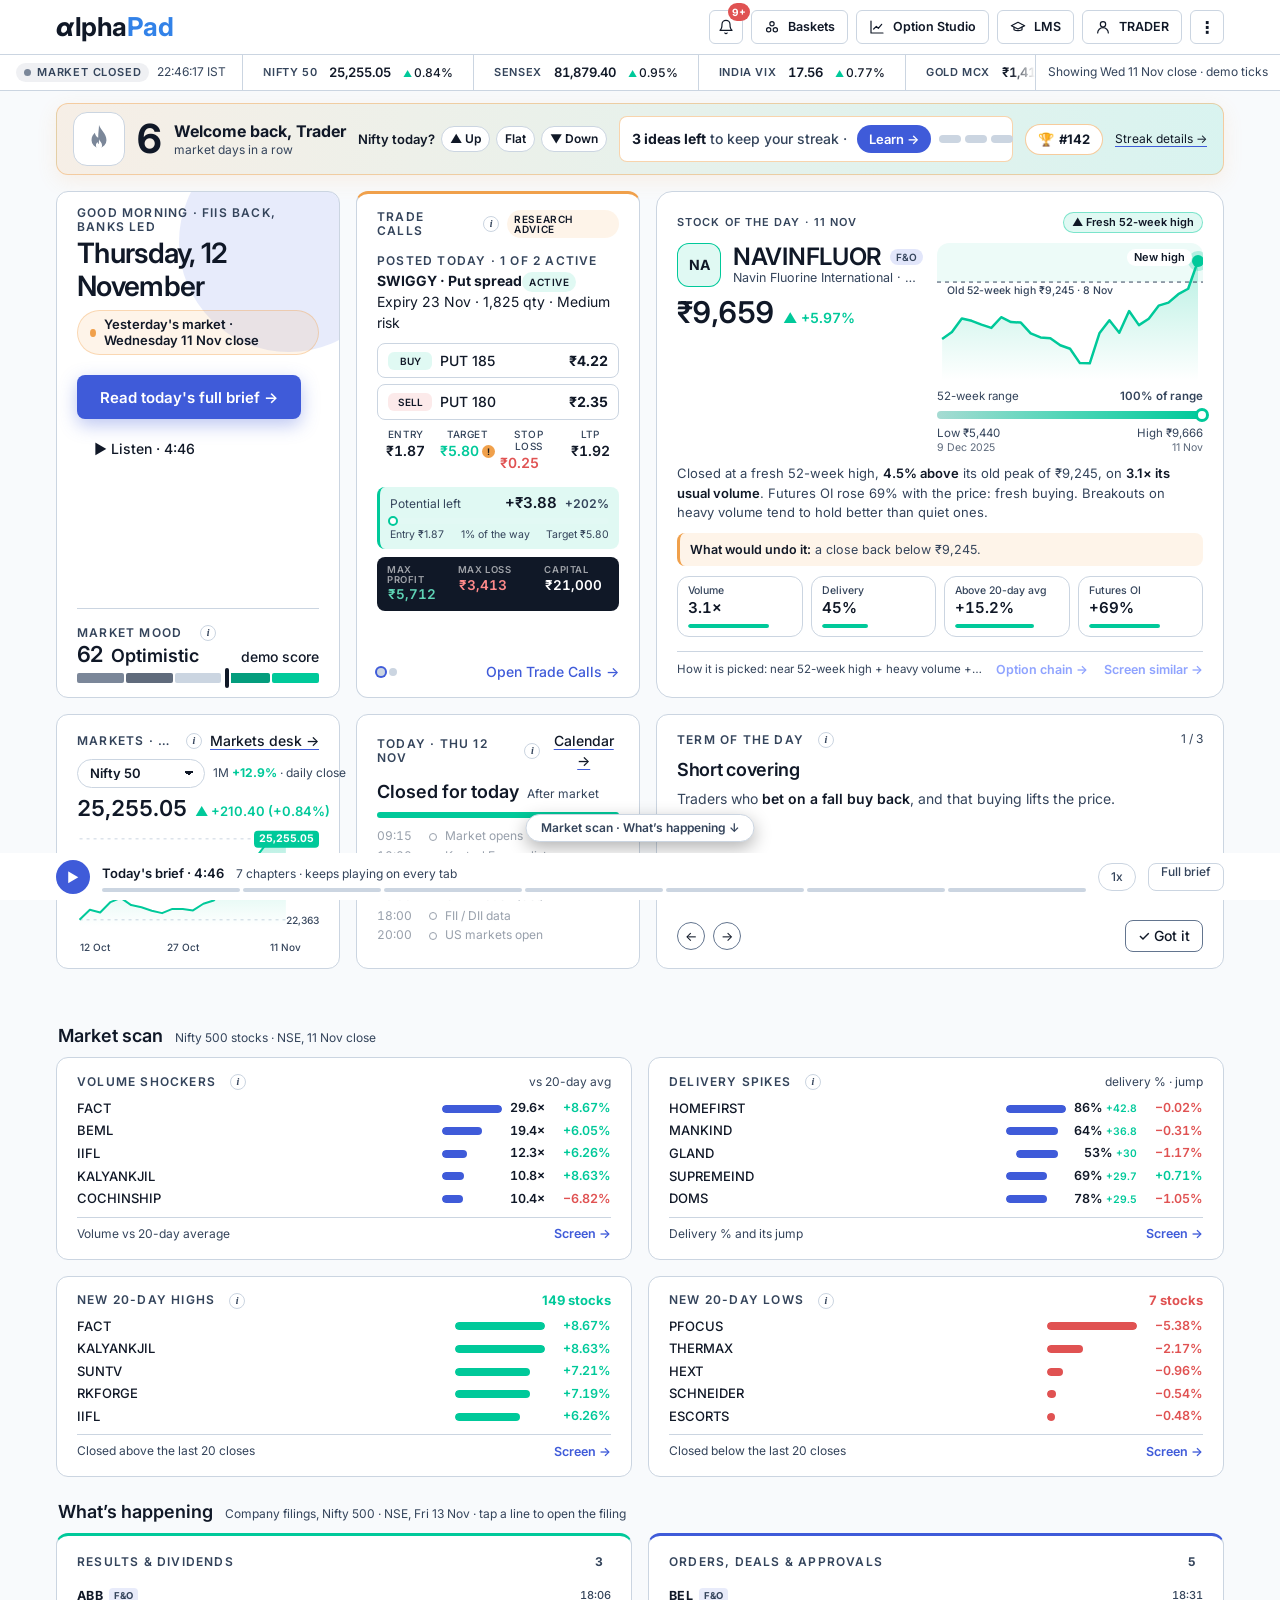
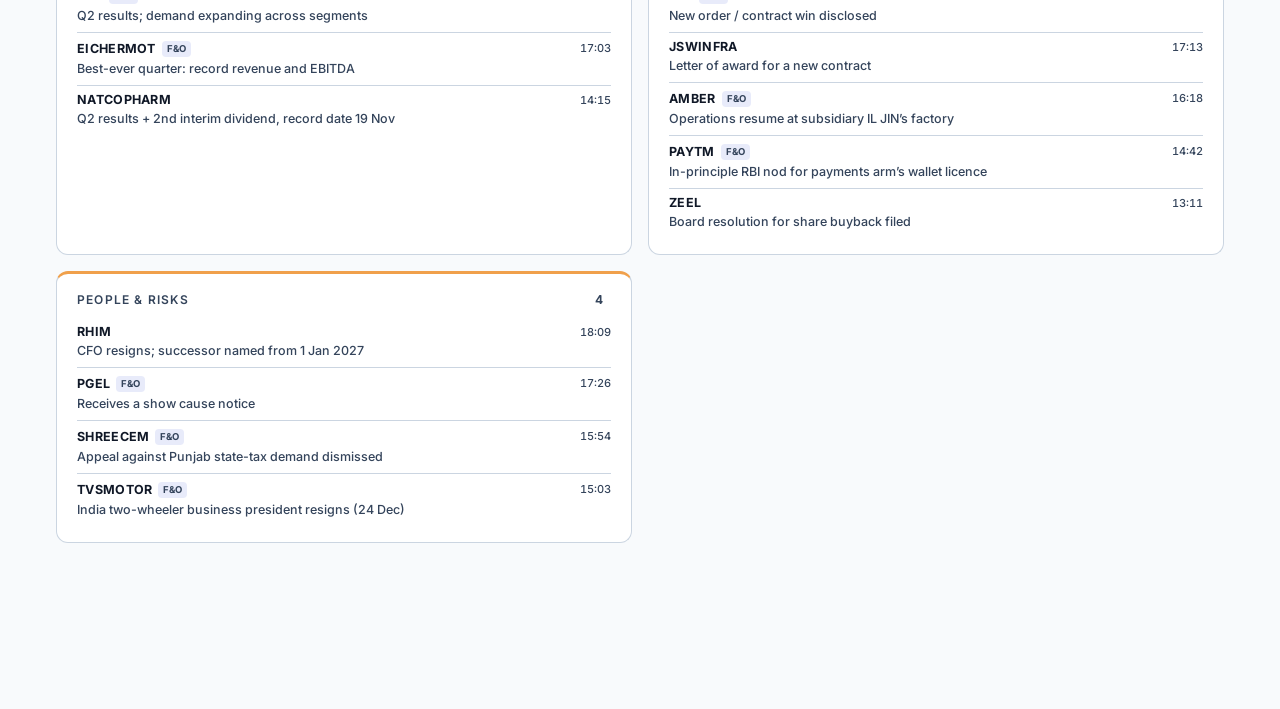
<file: home-2026-11-12.html>
<!doctype html>
<html lang="en">
<head>
<meta charset="utf-8">
<meta name="viewport" content="width=device-width, initial-scale=1">
<title>AlphaPad Home Demo</title>
<link rel="preconnect" href="https://fonts.googleapis.com">
<link rel="stylesheet" href="https://fonts.googleapis.com/css2?family=Inter:ital,wght@0,300..900;1,400;1,500&display=swap">
<style>
:root{
  --white:#FFFFFF;--teal:#00C99A;--amber:#F0A04B;--red:#E05252;--blue:#3282E8;
  --indigo-500:#3F5BD9;--indigo-600:#3452C9;
  --slate-50:#F8FAFC;--slate-200:#CBD5E1;--slate-400:#8793A5;--slate-500:#7B8799;--slate-600:#63758F;
  --navy-600:#34445B;--navy-700:#252F3F;--navy-800:#1D2432;--navy-850:#171B26;--navy-900:#101827;
  --space-2:2px;--space-4:4px;--space-8:8px;--space-12:12px;--space-16:16px;--space-20:20px;
  --space-24:24px;--space-32:32px;--space-48:48px;--space-64:64px;
  --radius-6:6px;--radius-8:8px;--radius-12:12px;--radius-16:16px;--radius-20:20px;--radius-pill:9999px;
  --font-sans:"Inter",system-ui,-apple-system,"Segoe UI",Roboto,"Helvetica Neue",Arial,sans-serif;
  --type-display:600 48px/1.15 var(--font-sans);   --ls-display:-1px;
  --type-headline-lg:600 36px/1.2 var(--font-sans);--ls-headline-lg:-0.7px;
  --type-headline-md:600 24px/1.25 var(--font-sans);--ls-headline-md:-0.3px;
  --type-title:600 18px/1.3 var(--font-sans);      --ls-title:-0.1px;
  --type-body-lg:400 18px/1.5 var(--font-sans);
  --type-body-md:400 14px/1.5 var(--font-sans);
  --type-label:500 14px/1.4 var(--font-sans);
  --type-caption:400 12px/1.4 var(--font-sans);
  --type-data:500 14px/1.4 var(--font-sans);
  --type-eyebrow:600 12px/1.2 var(--font-sans);    --ls-eyebrow:1.2px;
}
:root,:root[data-theme="dark"]{color-scheme:dark;
  --surface-canvas:var(--navy-900);--surface-raised:var(--navy-850);--surface-elevated:var(--navy-800);
  --surface-glass:rgba(255,255,255,.06);--surface-hover:rgba(63,91,217,.15);--surface-hover-stroke:rgba(63,91,217,.30);
  --text-primary:var(--slate-50);--text-secondary:var(--slate-200);--text-tertiary:var(--slate-400);--text-disabled:var(--slate-600);
  --border-decorative:var(--navy-700);--border-control:var(--slate-400);--border-glass:rgba(255,255,255,.12);
  --focus-outer:var(--slate-200);
  --action-primary:var(--indigo-500);--action-hover:var(--indigo-600);--action-on-primary:var(--white);
  --fin-positive:var(--teal);--fin-negative:var(--slate-500);
  --fin-positive-soft:rgba(0,201,154,.12);--fin-negative-soft:rgba(123,135,153,.12);
  --fb-warning:var(--amber);--fb-error:var(--red);--fb-info:var(--blue);
  --fb-warning-soft:rgba(240,160,75,.12);--fb-error-soft:rgba(224,82,82,.12);--fb-info-soft:rgba(50,130,232,.12);
  --indigo-soft:rgba(63,91,217,.12);
  --scrim:rgba(16,24,39,.72);--text-on-positive:var(--navy-900);--text-on-warning:var(--navy-900);
  --fig-pos:var(--teal);--fig-neg:var(--slate-500);}
@media (prefers-color-scheme:light){:root:not([data-theme="dark"]){color-scheme:light;
  --surface-canvas:var(--slate-50);--surface-raised:var(--white);--surface-elevated:var(--white);
  --text-primary:var(--navy-900);--text-secondary:var(--navy-600);--text-tertiary:var(--navy-600);--text-disabled:var(--slate-400);
  --border-decorative:var(--slate-200);--border-control:var(--slate-600);--focus-outer:var(--indigo-500);--scrim:rgba(16,24,39,.55);
  --fig-pos:var(--text-primary);--fig-neg:var(--text-primary);}}
:root[data-theme="light"]{color-scheme:light;
  --surface-canvas:var(--slate-50);--surface-raised:var(--white);--surface-elevated:var(--white);
  --text-primary:var(--navy-900);--text-secondary:var(--navy-600);--text-tertiary:var(--navy-600);--text-disabled:var(--slate-400);
  --border-decorative:var(--slate-200);--border-control:var(--slate-600);--focus-outer:var(--indigo-500);--scrim:rgba(16,24,39,.55);
  --fig-pos:var(--text-primary);--fig-neg:var(--text-primary);}
html{background:var(--surface-canvas)}
body{margin:0;background:var(--surface-canvas);color:var(--text-primary);font:var(--type-body-md);-webkit-font-smoothing:antialiased;padding-bottom:96px}
:focus-visible{outline:2px solid var(--focus-outer);outline-offset:2px}
*{box-sizing:border-box}
[hidden]{display:none!important}
button{font-family:var(--font-sans)}
.num{font-variant-numeric:tabular-nums}
.wrap{max-width:1200px;margin:0 auto;padding:0 var(--space-16)}

/* ---------- event-type colours (categorical) ---------- */
.t-ipo{--ev:var(--teal);--ev-soft:var(--fin-positive-soft)}
.t-earn{--ev:var(--blue);--ev-soft:var(--fb-info-soft)}
.t-fno{--ev:var(--amber);--ev-soft:var(--fb-warning-soft)}
.t-hol{--ev:var(--slate-500);--ev-soft:var(--fin-negative-soft)}
.t-eco{--ev:var(--indigo-500);--ev-soft:var(--indigo-soft)}


.movers .mv-cols{display:grid;grid-template-columns:1fr 1fr;gap:var(--space-16);margin:var(--space-12) 0}
.movers .mv-h{white-space:nowrap;height:16px;line-height:16px;overflow:hidden;font:var(--type-eyebrow);letter-spacing:var(--ls-eyebrow);text-transform:uppercase;margin-bottom:var(--space-8)}
.movers .mv-h.up{color:var(--fig-pos)}.movers .mv-h.dn{color:var(--text-tertiary)}
.movers ol{margin:0;padding:0;list-style:none;display:grid;gap:6px;counter-reset:mv}
.movers li{counter-increment:mv;display:flex;gap:10px;align-items:center;padding:8px 10px;border-radius:var(--radius-8);background:var(--surface-canvas);border:1px solid var(--border-decorative);font:var(--type-label)}
.movers li::before{content:counter(mv);font:600 11px/1 var(--font-sans);color:var(--text-tertiary);width:12px}
.movers .up-list li{border-left:3px solid var(--teal)}.movers .dn-list li{border-left:3px solid var(--slate-500)}
.mood-why{margin-top:var(--space-8);font:var(--type-caption);color:var(--text-tertiary)}
.mv-list{margin-top:var(--space-8)}
.mv-sec{margin-top:var(--space-16);padding-top:var(--space-12);border-top:1px solid var(--border-decorative)}
.mv-sec .heat div{min-height:52px;padding:var(--space-8)}
.mv-row{display:grid;grid-template-columns:14px minmax(0,1fr) 40% 60px;gap:10px;align-items:center;padding:6px 0;border-bottom:1px solid var(--border-decorative);font:var(--type-label)}
.mv-row:last-child{border-bottom:none}
.mv-row .ar{font-size:11px;line-height:1}
.mv-row.mvu .ar{color:var(--teal)}.mv-row.mvd .ar{color:var(--slate-500)}
.mv-row .nm{color:var(--text-primary);white-space:nowrap;overflow:hidden;text-overflow:ellipsis}
.mv-row .bar{height:12px}
.mv-row .bar i{display:block;height:100%;border-radius:3px;min-width:4px}
.mv-row.mvu .bar i{background:var(--teal)}.mv-row.mvd .bar i{background:var(--slate-500)}
.mv-row b{font:var(--type-data);font-variant-numeric:tabular-nums;text-align:right}
.mv-ref{display:grid;grid-template-columns:14px minmax(0,1fr) 40% 60px;gap:10px;align-items:center;padding:6px 0;border-bottom:1px solid var(--border-decorative);font:var(--type-caption);color:var(--text-tertiary)}
.mv-ref .bar{height:0;border-top:1px dashed var(--border-control)}
.mv-ref b{font:var(--type-caption);text-align:right;font-variant-numeric:tabular-nums}
.idx-strip{display:grid;grid-template-columns:repeat(6,1fr);gap:var(--space-8);margin-bottom:var(--space-12)}
.ix{background:var(--surface-raised);border:1px solid var(--border-decorative);border-radius:var(--radius-12);padding:var(--space-12) var(--space-16);border-top:3px solid var(--slate-500)}
.ix.ixu{border-top-color:var(--teal)}
.ix .nm{font:var(--type-eyebrow);letter-spacing:var(--ls-eyebrow);text-transform:uppercase;color:var(--text-tertiary)}
.ix .lv{font:600 20px/1.25 var(--font-sans);font-variant-numeric:tabular-nums;margin:6px 0 4px;white-space:nowrap}
.ix .lv small{font:var(--type-caption);color:var(--text-tertiary);font-weight:400}
.ix .ch{font:var(--type-data);font-variant-numeric:tabular-nums}
.ix.ixu .ch{color:var(--fig-pos)}.ix.ixd .ch{color:var(--fig-neg)}
.ix .pt{font:var(--type-caption);color:var(--text-tertiary);margin-left:4px}
.idx-src{grid-column:1/-1;font:var(--type-caption);color:var(--text-tertiary);margin-top:-4px}
.idx-card{display:flex;flex-direction:column;padding:var(--space-12) var(--space-16)}
.idx-card .idx-strip{grid-template-columns:repeat(2,1fr);margin:0;flex:1}
.idx-card .ix{padding:var(--space-8) var(--space-12)}
.idx-card .ix .lv{font:600 18px/1.25 var(--font-sans);margin:4px 0 2px}
.idx-card .idx-src{margin-top:2px}
/* institutional activity: one tug-of-war bar per period, futures shorts, put-call gauge */
.inst-grid{display:grid;grid-template-columns:1.35fr 1fr 1fr;gap:var(--space-24)}
.flows{display:grid;gap:18px;align-content:start}
.tw-h{display:flex;justify-content:space-between;align-items:baseline;gap:8px;font:var(--type-caption);color:var(--text-tertiary);margin-bottom:6px}
.tw-h b{font:var(--type-data);color:var(--text-primary);font-variant-numeric:tabular-nums}
.tw-bar{display:grid;grid-template-columns:1fr 1fr;height:20px}
.tw-bar .l{display:flex;justify-content:flex-end;border-right:2px solid var(--text-secondary)}
.tw-bar i{display:block;height:100%}
.tw-bar .l i{background:var(--slate-500);border-radius:4px 0 0 4px}
.tw-bar .r i{background:var(--teal);border-radius:0 4px 4px 0}
.tw-v{display:flex;justify-content:space-between;gap:8px;margin-top:6px;font:var(--type-caption);color:var(--text-secondary)}
.tw-v b{font:600 15px/1.2 var(--font-sans);color:var(--text-primary);font-variant-numeric:tabular-nums}
.ipanel{border-left:1px solid var(--border-decorative);padding-left:var(--space-24);display:grid;gap:8px;align-content:start}
.ipanel .tw-h{margin-bottom:2px}
.oir{display:grid;grid-template-columns:68px 1fr 60px;gap:10px;align-items:center;font:var(--type-caption);color:var(--text-secondary)}
.oir .bar{height:14px;border-radius:3px;background:var(--border-decorative);overflow:hidden}
.oir .bar i{display:block;height:100%;background:var(--slate-500)}
.oir b{text-align:right;font:var(--type-data);color:var(--text-primary);font-variant-numeric:tabular-nums}
.ipanel .note{font:var(--type-caption);color:var(--text-secondary)}
.ipanel .kv{display:flex;justify-content:space-between;gap:8px;padding-top:8px;border-top:1px solid var(--border-decorative);font:var(--type-caption);color:var(--text-secondary)}
.ipanel .kv b{font:var(--type-data);color:var(--text-primary);font-variant-numeric:tabular-nums}
.pcr-g{width:100%;max-width:210px;justify-self:center;display:block}
.pcr-g path{fill:none;stroke-width:14;stroke-linecap:butt}
.pcr-g .needle{stroke:var(--text-primary);stroke-width:3;stroke-linecap:round}
.pcr-g .hub{fill:var(--text-primary)}
.pcr-g text{font:500 10px var(--font-sans);fill:var(--text-tertiary)}
.pcr-v{text-align:center;margin-top:-6px}
.pcr-v b{display:block;font:600 22px/1.1 var(--font-sans);font-variant-numeric:tabular-nums}
.pcr-v span{font:var(--type-caption);color:var(--text-tertiary)}
.pcr-z{display:flex;justify-content:space-between;font:500 10px/1 var(--font-sans);color:var(--text-tertiary)}
@media (max-width:1100px){.inst-grid{grid-template-columns:1fr 1fr}.flows{grid-column:1/-1}.ipanel:nth-child(2){border-left:none;padding-left:0}}
.au{color:var(--teal);font-size:11px}.ad{color:var(--slate-500);font-size:11px}
.mb{display:block;height:6px;border-radius:var(--radius-pill);background:var(--border-decorative);overflow:hidden;margin-top:4px}
.mb i{display:block;height:100%;border-radius:var(--radius-pill)}
.mb i.t{background:var(--teal)}.mb i.s{background:var(--slate-500)}
.ipo-row-head{display:flex;justify-content:space-between;align-items:center;gap:12px;margin-bottom:8px}
.ipo-row-head .round{width:32px;height:32px;font-size:14px}
.round:disabled{opacity:.35;cursor:default}
.ipo-row{display:grid;grid-auto-flow:column;grid-auto-columns:calc((100% - 24px) / 3);gap:12px;overflow-x:auto;scroll-snap-type:x mandatory;scroll-behavior:smooth;scrollbar-width:none}
.ipo-row::-webkit-scrollbar{display:none}
.ipo-row .ipo-card{scroll-snap-align:start;display:flex;flex-direction:column}
.ipo-row .ipo-card .ipo-foot{margin-top:auto;padding-top:12px}
.ipo-pending{margin-top:12px;padding:12px;border-radius:var(--radius-8);border:1px dashed var(--border-control);font:var(--type-caption);color:var(--text-tertiary);display:grid;gap:4px}
.ipo-pending b{font:var(--type-label);color:var(--text-primary)}

/* ---------- side rails (wide screens) ---------- */
.rail{display:none}
@media (min-width:1400px){
  .wrap{max-width:min(1200px,calc(100vw - 520px))}
  .rail{display:flex;flex-direction:column;gap:var(--space-12);position:fixed;top:158px;bottom:92px;width:220px;z-index:20;overflow-y:auto;scrollbar-width:none}
  .rail::-webkit-scrollbar{display:none}
  .rail.left{left:max(16px,calc((100vw - 1200px) / 2 - 244px))}
  .rail.right{right:max(16px,calc((100vw - 1200px) / 2 - 244px))}
}
.rcard{background:var(--surface-raised);border:1px solid var(--border-decorative);border-radius:var(--radius-12);padding:var(--space-12) var(--space-16)}
.clk-st{display:inline-flex;align-items:center;gap:6px;margin-top:8px;font:600 12px/1.2 var(--font-sans);padding:4px 10px;border-radius:var(--radius-pill);background:var(--fin-negative-soft);color:var(--text-primary)}
.clk-st i{width:7px;height:7px;border-radius:50%;background:var(--slate-500)}
.clk-st.open{background:var(--fin-positive-soft)}.clk-st.open i{background:var(--teal)}
.clk-next{margin-top:8px;font:var(--type-caption);color:var(--text-tertiary)}
.clk-next b{display:block;font:var(--type-label);color:var(--text-primary)}
.clk{list-style:none;margin:var(--space-12) 0 0;padding:0;position:relative}
.clk::before{content:"";position:absolute;left:49px;top:6px;bottom:6px;width:2px;background:var(--border-decorative)}
.clk li{position:relative;display:grid;grid-template-columns:40px 1fr;gap:24px;padding:6px 0;font:var(--type-caption);color:var(--text-secondary)}
.clk li .t{font:500 12px/1.4 var(--font-sans);font-variant-numeric:tabular-nums;color:var(--text-tertiary);text-align:right}
.clk li::after{content:"";position:absolute;left:43px;top:10px;width:10px;height:10px;border-radius:50%;background:var(--surface-raised);border:2px solid var(--border-control)}
.clk li b{display:block;font:500 13px/1.3 var(--font-sans);color:var(--text-primary)}
.clk li.past{opacity:.45}
.clk li.past::after{background:var(--slate-500);border-color:var(--slate-500)}
.clk li.ev::after{border-color:var(--amber)}
.clk li.next b{font-weight:700}
.clk li.next::after{border-color:var(--teal);box-shadow:0 0 0 4px var(--fin-positive-soft)}
.clk li.now{padding:2px 0}
.clk li.now::after{left:44px;top:6px;width:8px;height:8px;background:var(--blue);border:none;box-shadow:0 0 0 4px var(--fb-info-soft)}
.clk li.now .t{color:var(--text-primary);font-weight:700}
.clk li.now span{font:600 11px/1.4 var(--font-sans);color:var(--text-primary);letter-spacing:.4px;text-transform:uppercase}
.xp h4{margin:6px 0 8px;font:var(--type-title);letter-spacing:var(--ls-title)}
.xp p{margin:0;color:var(--text-secondary)}
.xp-eg{margin-top:10px;padding:10px 12px;border-radius:var(--radius-8);background:var(--fb-info-soft);border-left:3px solid var(--blue);font:var(--type-caption);color:var(--text-primary)}
.xp-eg span{display:block;font:var(--type-eyebrow);letter-spacing:var(--ls-eyebrow);text-transform:uppercase;color:var(--text-tertiary);margin-bottom:4px}
.xp-rel{display:flex;flex-wrap:wrap;gap:6px;margin-top:10px}
.xp-foot{margin-top:12px;display:flex;justify-content:space-between;align-items:center;gap:8px}
.xp-dots{display:flex;gap:4px}.xp-dots i{width:6px;height:6px;border-radius:50%;background:var(--border-decorative)}.xp-dots i.on{background:var(--blue)}
.xp-focus{outline:1px dashed var(--fb-info);outline-offset:4px;border-radius:var(--radius-12)}
.mood-mini .mood-scale span:nth-child(2),.mood-mini .mood-scale span:nth-child(4){visibility:hidden}
.rail-hint{font:var(--type-caption);color:var(--text-tertiary);padding:0 4px}

/* ---------- side rails v2 ---------- */
@media (min-width:1400px){.rail{z-index:27;top:150px;overflow:visible}}
.rcard{box-shadow:0 8px 24px rgba(0,0,0,.18)}
.rk-head{display:flex;justify-content:space-between;align-items:center;gap:8px}

.rk-head .clk-st{margin:0}
.rk-count{margin:10px 0 2px;font:600 22px/1.2 var(--font-sans);letter-spacing:-.3px;font-variant-numeric:tabular-nums}
.rk-sub{font:var(--type-caption);color:var(--text-tertiary)}
.sess{margin:12px 0 4px}
.sess-bar{position:relative;height:8px;border-radius:var(--radius-pill);background:var(--border-decorative);overflow:hidden}
.sess-bar i{position:absolute;inset:0 auto 0 0;background:var(--teal);border-radius:var(--radius-pill)}
.sess-l{display:flex;justify-content:space-between;margin-top:4px;font:500 11px/1.2 var(--font-sans);color:var(--text-tertiary);font-variant-numeric:tabular-nums}
.grp{margin-top:12px}
.grp-h{font:600 10.5px/1 var(--font-sans);letter-spacing:1px;text-transform:uppercase;color:var(--text-tertiary);margin-bottom:4px}
.grp ul{list-style:none;margin:0;padding:0}
.grp li{display:grid;grid-template-columns:42px 10px 1fr;gap:8px;align-items:center;padding:4px 0;font:500 12.5px/1.3 var(--font-sans);color:var(--text-primary)}
.grp li .t{font:500 11.5px/1 var(--font-sans);color:var(--text-tertiary);font-variant-numeric:tabular-nums}
.grp li .d{width:8px;height:8px;border-radius:50%;border:2px solid var(--border-control)}
.grp li.ev .d{border-color:var(--amber);background:var(--fb-warning-soft)}
.grp li.past{opacity:.4}.grp li.past .d{background:var(--slate-500);border-color:var(--slate-500)}
.grp li.next{font-weight:700}.grp li.next .d{border-color:var(--teal);box-shadow:0 0 0 3px var(--fin-positive-soft)}
.grp li.nowrow{grid-template-columns:42px 10px 1fr;color:var(--blue);font:700 11px/1 var(--font-sans);letter-spacing:.6px;text-transform:uppercase;padding:2px 0}
.grp li.nowrow .t{color:var(--text-primary);font-weight:700}
.grp li.nowrow .d{border:none;background:var(--blue);box-shadow:0 0 0 3px var(--fb-info-soft)}
.grp li.nowrow span:last-child{border-top:1px dashed var(--blue);height:0;align-self:center}
.xp-tag{display:inline-flex;align-items:center;gap:6px;font:600 11px/1.2 var(--font-sans);color:var(--text-primary);padding:3px 8px;border-radius:var(--radius-pill);background:var(--fb-info-soft);border:1px dashed var(--fb-info)}
.xp h4{margin:10px 0 6px;font:600 16px/1.3 var(--font-sans);letter-spacing:-.1px}
.xp p{font:400 13px/1.5 var(--font-sans)}
.xp-eg{font:500 12.5px/1.45 var(--font-sans)}
.xp-rel .chip{font-size:11px;padding:2px 8px}
.xp-foot{margin-top:10px}
.xp-foot .btn{height:30px!important;font:500 12.5px/1 var(--font-sans);padding:0 10px}
.rail-hint{font-size:11px}
.calmodal{position:fixed;inset:0;z-index:60;background:var(--scrim);display:grid;place-items:center;padding:40px 24px}
.cm-box{width:min(1120px,100%);max-height:calc(100vh - 80px);overflow:auto;background:var(--surface-elevated);border:1px solid var(--border-glass);border-radius:var(--radius-16);padding:var(--space-24);box-shadow:0 24px 64px rgba(0,0,0,.35)}
.cm-head{display:flex;justify-content:space-between;align-items:center;gap:12px;margin-bottom:var(--space-16)}
.cm-head h2{margin:0;font:var(--type-headline-md);letter-spacing:var(--ls-headline-md)}
.calmodal .dayp{position:static}

/* ---------- streak ---------- */
.stk-strip{display:flex;align-items:center;gap:20px;margin-top:12px;padding:10px 16px;border-radius:var(--radius-12);background:var(--surface-raised);border:1px solid var(--border-decorative)}
.ss-n{display:flex;align-items:center;gap:10px}
.ss-n b{font:600 30px/1 var(--font-sans);font-variant-numeric:tabular-nums}
.ss-n span{font:var(--type-caption);color:var(--text-tertiary);line-height:1.25}
.ss-hi{display:block;font:600 13px/1.3 var(--font-sans);font-style:normal;color:var(--text-primary)}
.ss-ms{font:500 11px/1.3 var(--font-sans);color:var(--text-tertiary);white-space:nowrap}
.ss-end{display:flex;flex-direction:column;align-items:flex-end;gap:2px}
.ss-n span,.stk-strip .stk-goal{white-space:nowrap}

.stk-strip .days{display:flex;gap:8px;text-align:center;margin:0}
.stk-strip .days div{font:500 10px/1 var(--font-sans);color:var(--text-tertiary);width:24px}
.stk-strip .days i{display:grid;place-items:center;margin:4px auto 0;width:24px;height:24px;border-radius:50%;border:1px solid var(--border-decorative);font-style:normal;font-size:11px}
.stk-strip .days i.done{background:var(--teal);border-color:var(--teal);color:var(--navy-900)}
.stk-strip .days i.today{border:2px solid var(--action-primary);color:var(--text-primary)}
.stk-strip .days i.off{border-style:dashed;opacity:.6}
.stk-strip .stk-goal{margin:0 0 0 auto}
.stk-strip .linkbtn{white-space:nowrap;font:var(--type-caption)}
.hero-row{grid-template-columns:1fr!important}
.mood-mini{padding-left:0!important;border-left:none!important}

.flame{display:grid;place-items:center;width:40px;height:40px;border-radius:12px;background:var(--surface-glass);border:1px solid var(--border-decorative);align-self:center;transition:background .3s,box-shadow .3s}
.flame svg{width:24px!important;height:24px!important}
.flame .fo{fill:var(--slate-500)}.flame .fi{fill:var(--surface-raised)}
.flame:not(.lit) svg{animation:flicker 2.4s ease-in-out infinite;transform-origin:50% 90%}
@keyframes flicker{0%,100%{transform:scale(1)}50%{transform:scale(1.06)}}
.flame.lit{background:var(--fin-positive-soft);border-color:var(--teal);box-shadow:0 0 0 4px rgba(0,201,154,.12),0 0 18px rgba(0,201,154,.45)}
.flame.lit .fo{fill:var(--teal)}.flame.lit .fi{fill:var(--amber)}
.stk-top{align-items:center!important;gap:12px!important}
.stk-top b{font:600 32px/1 var(--font-sans)!important}

.stk-top{display:flex;align-items:baseline;gap:8px;margin:8px 0 2px}
.stk-top svg{width:18px;height:18px;align-self:center}
.stk-top b{font:600 28px/1 var(--font-sans);font-variant-numeric:tabular-nums}
.stk-top span{font:var(--type-caption);color:var(--text-tertiary)}
.stk-goal{display:flex;align-items:center;justify-content:space-between;gap:8px;margin-top:12px;padding:8px 10px;border-radius:var(--radius-8);background:var(--surface-glass);border:1px solid var(--border-decorative);font:var(--type-caption);color:var(--text-secondary)}
.stk-goal b{color:var(--text-primary)}
.stk-goal.done{background:var(--fin-positive-soft);border-color:rgba(0,201,154,.35)}
.pips{display:flex;gap:4px}.pips i{width:16px;height:6px;border-radius:3px;background:var(--border-decorative)}.pips i.on{background:var(--teal)}
.got{font:var(--type-label);height:32px;padding:0 12px;border-radius:var(--radius-8);border:1px solid var(--border-control);background:none;color:var(--text-primary);cursor:pointer;white-space:nowrap}
.got:hover{background:var(--surface-hover)}
.got.on{background:var(--fin-positive-soft);border-color:var(--teal);color:var(--text-primary)}
.lcard.learned{border-color:rgba(0,201,154,.45)}
.stk-box{width:min(760px,100%)}
.stk-stats{display:grid;grid-template-columns:repeat(3,1fr);gap:var(--space-8)}
.stk-stats div{padding:var(--space-12) var(--space-16);border-radius:var(--radius-12);background:var(--surface-raised);border:1px solid var(--border-decorative);font:var(--type-caption);color:var(--text-tertiary)}
.stk-stats b{display:block;font:600 24px/1.2 var(--font-sans);color:var(--text-primary);font-variant-numeric:tabular-nums}
.stk-sec{margin-top:var(--space-20)}
.stk-sec h3{margin:0 0 8px;font:var(--type-label)}
.hm{display:flex;gap:4px}
.hm-col{display:grid;grid-template-rows:repeat(5,16px);gap:4px}
.hm-col i{width:16px;height:16px;border-radius:4px;background:var(--surface-raised);border:1px solid var(--border-decorative)}
.hm-col i.read{background:var(--teal);border-color:var(--teal)}
.hm-col i.miss{background:var(--surface-canvas);border-color:var(--border-control)}
.hm-col i.hol{background-image:repeating-linear-gradient(135deg,transparent 0 3px,var(--slate-500) 3px 5px);border-color:var(--slate-500)}
.hm-col i.today{border:2px solid var(--action-primary)}
.hm-col i.today.read{border-color:var(--action-primary)}
.hm-col i.future{opacity:0}
.hm-days{display:grid;grid-template-rows:repeat(5,16px);gap:4px;margin-right:6px;font:500 10px/16px var(--font-sans);color:var(--text-tertiary)}
.ms{display:grid;grid-template-columns:repeat(4,1fr);gap:var(--space-8)}
.ms div{padding:10px 12px;border-radius:var(--radius-8);border:1px solid var(--border-decorative);font:var(--type-caption);color:var(--text-tertiary)}
.ms div b{display:block;font:var(--type-label);color:var(--text-primary)}
.ms div.got-it{border-color:var(--teal);background:var(--fin-positive-soft)}
.ms-bar{height:6px;border-radius:3px;background:var(--border-decorative);overflow:hidden;margin-top:10px}.ms-bar i{display:block;height:100%;background:var(--teal)}
.toast{position:fixed;left:50%;bottom:100px;transform:translateX(-50%);z-index:70;min-width:280px;max-width:440px;padding:12px 16px;border-radius:var(--radius-12);background:var(--surface-elevated);border:1px solid var(--border-glass);border-left:3px solid var(--teal);box-shadow:0 12px 32px rgba(0,0,0,.35);font:var(--type-label);color:var(--text-primary)}
.toast small{display:block;font:var(--type-caption);color:var(--text-tertiary);margin-top:2px}

/* ---------- right rail: learning cards ---------- */
body.learn-rail #p-learn,body.learn-rail .stab[data-tab="learn"]{display:none!important}
.rail.right{gap:var(--space-8)}
.lr-head{display:flex;justify-content:space-between;align-items:center;padding:0 4px}
.lr-count{font:600 11px/1 var(--font-sans);color:var(--text-tertiary)}
@media (min-width:1400px){.rail.right{overflow:hidden;right:max(20px,calc((100vw - 1200px) / 2 - 244px))}}
.lr-head,.lr-nav,.rail.right .rail-hint{flex:none}
.lr-stage{display:grid;grid-template-columns:minmax(0,1fr);flex:0 1 auto;min-height:0;overflow-y:auto;overflow-x:hidden;scrollbar-width:thin;border-radius:var(--radius-12)}
.lr-stage .lcard{grid-area:1/1;min-width:0;transition:opacity .3s}
.lr-stage .lcard.lr-in{animation:lrIn .35s ease}
@keyframes lrIn{from{opacity:0;transform:translateX(18px)}to{opacity:1;transform:none}}
.learn .lcard.lc-next{animation:lcNext 1.1s ease;outline:2px solid var(--action-primary);outline-offset:2px}
@keyframes lcNext{0%{transform:scale(.98)}40%{transform:scale(1.01)}100%{transform:none}}
@media (prefers-reduced-motion:reduce){.lr-stage .lcard.lr-in,.learn .lcard.lc-next{animation:none}}
.lr-stage .lviz svg{max-width:100%}
.lr-stage .lcard .term,.lr-stage .one{overflow-wrap:anywhere}
@media (max-height:760px){.lr-stage .lviz .cap,.lr-stage .lhead .chip,.rail.right .rail-hint{display:none}.lr-stage .lcard{gap:8px;padding:10px 14px}.lr-stage .lviz{padding:8px}.lr-stage .one{font-size:12px;line-height:1.45}}.lr-stage .lcard.lr-off{visibility:hidden;opacity:0}
.lr-stage .lcard{padding:var(--space-12) var(--space-16);gap:10px;box-shadow:0 8px 24px rgba(0,0,0,.18)}
.lr-stage .lcard .term{font:600 16px/1.3 var(--font-sans);letter-spacing:-.1px;margin:0}
.lr-stage .lhead .chip{font-size:10.5px;padding:2px 7px}
.lr-stage .lviz{min-height:0;padding:10px;gap:6px}
.lr-stage .lrow{grid-template-columns:52px 1fr 54px;gap:6px;font-size:11px}
.lr-stage .lrow b{font-size:11.5px}
.lr-stage .cause{grid-template-columns:1fr;padding:8px 10px}.lr-stage .cause svg{display:none}
.lr-stage .cause b{font-size:15px}
.lr-stage .effects{grid-template-columns:1fr;gap:4px}
.lr-stage .effect{display:flex;justify-content:space-between;align-items:center;text-align:left;padding:6px 8px;font-size:11.5px}
.lr-stage .effect .d{margin:0;font-size:11px}
.lr-stage .fan{display:none}
.lr-stage .meter-l{font-size:10.5px}
.lr-stage .one{font:400 12.5px/1.5 var(--font-sans)}
.lr-stage .watch{display:none}
.lr-stage .lfoot .src{font-size:10.5px}
.lr-nav{display:flex;justify-content:space-between;align-items:center;padding:0 2px}
.lr-nav .round{width:30px;height:30px}
#lrDots i{width:7px;height:7px}#lrDots i.done{background:var(--teal)}#lrDots i.on{background:var(--blue);box-shadow:0 0 0 2px var(--fb-info-soft)}
.rail.right.lr-pulse .lr-stage .lcard{animation:lrPulse 1.2s ease 2}
@keyframes lrPulse{50%{border-color:var(--action-primary);box-shadow:0 0 0 4px var(--fb-info-soft)}}

/* ---------- day card: scrolling events + deals ---------- */
.daycard{display:flex;flex-direction:column;contain:size;min-height:470px}
.daycard>.head,.daycard .weekstrip{flex:none}
.scrolly{overflow-y:auto;scrollbar-width:thin;scrollbar-color:var(--border-control) transparent;min-height:0}
.daycard .weeklist{flex:0 1 auto;max-height:178px;padding-right:4px}
.deals{flex:1 1 0;min-height:0;display:flex;flex-direction:column;gap:8px;margin-top:var(--space-12);padding-top:var(--space-12);border-top:1px solid var(--border-decorative)}
.deal-list{flex:1 1 0;display:grid;align-content:start;gap:6px;padding-right:4px}
.deal{display:grid;grid-template-columns:44px 1fr auto;gap:10px;align-items:center;padding:7px 10px;border-radius:var(--radius-8);background:var(--surface-canvas);border:1px solid var(--border-decorative);border-left-width:3px}
.deal .dk{font:600 10px/1 var(--font-sans);letter-spacing:.6px;text-transform:uppercase;color:var(--text-tertiary)}
.deal .what{font:var(--type-label);min-width:0}
.deal .what small{display:block;font:var(--type-caption);color:var(--text-tertiary);white-space:nowrap;overflow:hidden;text-overflow:ellipsis}
.deal .dv{text-align:right;white-space:nowrap}
.deal .dv b{display:block;font:var(--type-data);font-variant-numeric:tabular-nums}
.deal .dv small{font:500 11px/1.3 var(--font-sans);color:var(--text-tertiary);font-variant-numeric:tabular-nums}
.deal.d-buy{border-left-color:var(--teal)}.deal.d-sell{border-left-color:var(--slate-500)}
.deal.d-swap{border-left-color:var(--blue)}.deal.d-trade{border-left-color:var(--border-control)}
.deal.d-trade .dv b{color:var(--text-tertiary)}

/* ---------- slimmer audio dock ---------- */
body{padding-bottom:68px}
.dock .wrap{padding-top:6px!important;padding-bottom:6px!important;gap:var(--space-12)}
.dock .play{width:34px;height:34px;font-size:13px}
.dock .p-title{display:inline;font:600 13px/1.3 var(--font-sans)}
.dock .p-sub{display:inline;margin-left:8px;font:400 12px/1.3 var(--font-sans)}
.dock .chapters{margin-top:5px}
.dock .speed,.dock .iconbtn{height:28px!important;font-size:12px}
@media (min-width:1400px){.rail{bottom:60px!important}}
/* rail controls sit on solid surfaces so page lines never show through */
.lr-nav{background:var(--surface-raised);border:1px solid var(--border-decorative);border-radius:var(--radius-pill);padding:4px;box-shadow:0 4px 12px rgba(0,0,0,.08)}
.lr-nav .round{border:none;background:transparent}.lr-nav .round:hover{background:var(--surface-hover)}
.lr-head{background:var(--surface-canvas);border-radius:var(--radius-8);padding:4px}
.rail .rail-hint{background:var(--surface-canvas);border-radius:var(--radius-8);padding:4px 6px}
/* wide screens: tab-bar divider only under the centre column, not through the side rails */
@media (min-width:1400px){
  nav.stabs{border-bottom-color:transparent!important}
  nav.stabs::after{content:"";position:absolute;left:50%;bottom:-1px;transform:translateX(-50%);width:min(1200px,calc(100vw - 520px));height:1px;background:var(--border-decorative);pointer-events:none}
}

/* full brief: short summary instead of the date card + market tiles (those live on Home) */
.brief-sum{display:none}
body.brief .hero{display:none}
body.brief .brief-sum{display:grid;gap:10px;margin-top:var(--space-12);padding:var(--space-16) var(--space-20);border-radius:var(--radius-16);background:var(--surface-raised);border:1px solid var(--border-decorative)}
.bs-top{display:flex;align-items:center;gap:12px;flex-wrap:wrap}
.bs-top .bs-home{margin-left:auto;font:var(--type-caption)}
body.brief .brief-sum .dayline{margin:0;font:500 17px/1.45 var(--font-sans);color:var(--text-primary);max-width:none}
body.brief .brief-sum .chips{margin:0}

/* ---------- full brief side columns: Institutional activity on the left, market-day timeline on the right.
   Learning lives on Home, so the brief drops its learning rail and Learn section. ---------- */
.inst-rail{display:none}
body.brief .rail.right{display:none!important}
@media (min-width:1400px){
  body.brief{--rw:clamp(240px,15.5vw,300px);--rx:max(16px,calc(50vw - min(600px,50vw - var(--rw) - 40px) - var(--rw) - 24px))}
  body.brief .wrap{max-width:min(1200px,calc(100vw - 2 * var(--rw) - 80px))}
  body.brief .rail{width:var(--rw)}
  body.brief .inst-rail{display:flex;left:var(--rx);overflow-y:auto}
  body.brief .rail.left{left:auto;right:var(--rx)}
  body.brief nav.stabs::after{width:min(1200px,calc(100vw - 2 * var(--rw) - 80px))}
  .inst-rail .card.inst{padding:14px 16px;box-shadow:0 8px 24px rgba(0,0,0,.18)}
  .inst-rail .card.inst>.head{flex-direction:column;align-items:flex-start;gap:4px}
  .inst-rail .card.inst>.head .src{font-size:10.5px;line-height:1.35}
  .inst-rail .inst-grid{grid-template-columns:1fr!important;gap:12px}
  .inst-rail .flows{gap:12px}
  .inst-rail .ipanel{border-left:none!important;padding-left:0!important;border-top:1px solid var(--border-decorative);padding-top:12px;gap:6px}
  .inst-rail .tw-v{font-size:11px}.inst-rail .tw-v b{font-size:14px}
  .inst-rail .oir{grid-template-columns:62px 1fr 56px;gap:8px}
  .inst-rail .pcr-g{max-width:190px}
  .inst-rail .pcr-v b{font-size:20px}
}

.rk-next ul{list-style:none;margin:8px 0 0;padding:0;display:grid;gap:8px}
.rk-next li{display:grid;grid-template-columns:44px 1fr;gap:8px;font:var(--type-caption);color:var(--text-secondary)}
.rk-next li .t{color:var(--text-tertiary);font-variant-numeric:tabular-nums}
.rk-next li small{display:block;color:var(--text-tertiary);font-size:11px}
/* ---------- live ticker ---------- */
.ticker{position:sticky;top:0;z-index:35;height:36px;display:flex;align-items:center;background:var(--surface-raised);border-bottom:1px solid var(--border-decorative);overflow:hidden}
.tk-status{flex:none;display:flex;align-items:center;gap:8px;height:100%;padding:0 var(--space-16);border-right:1px solid var(--border-decorative);background:var(--surface-raised);z-index:2;font:var(--type-caption);color:var(--text-tertiary);white-space:nowrap}
.tk-status .pill{display:inline-flex;align-items:center;gap:6px;font:600 11px/1 var(--font-sans);letter-spacing:.8px;text-transform:uppercase;padding:4px 8px;border-radius:var(--radius-pill);background:var(--fin-negative-soft);color:var(--text-secondary)}
.tk-status .pill i{width:7px;height:7px;border-radius:50%;background:var(--slate-500)}
.tk-status .pill.open{background:var(--fin-positive-soft);color:var(--fig-pos)}
.tk-status .pill.open i{background:var(--teal);animation:tkpulse 1.6s ease-in-out infinite}
@keyframes tkpulse{0%,100%{box-shadow:0 0 0 0 rgba(0,201,154,.6)}50%{box-shadow:0 0 0 5px rgba(0,201,154,0)}}
.tk-viewport{flex:1;overflow:hidden;height:100%;mask-image:linear-gradient(90deg,transparent,#000 24px,#000 calc(100% - 24px),transparent)}
.tk-track{display:flex;width:max-content;height:100%;animation:tkscroll var(--tk-dur,70s) linear infinite}
.ticker:hover .tk-track,.ticker:focus-within .tk-track{animation-play-state:paused}
@keyframes tkscroll{from{transform:translateX(0)}to{transform:translateX(-50%)}}
.tk-item{display:flex;align-items:center;gap:8px;height:100%;padding:0 var(--space-20);border:none;background:none;border-right:1px solid var(--border-decorative);color:var(--text-primary);font:var(--type-caption);white-space:nowrap;cursor:pointer}
.tk-item:hover{background:var(--surface-hover)}
.tk-item .k{font:600 11px/1 var(--font-sans);letter-spacing:.6px;color:var(--text-tertiary);text-transform:uppercase}
.tk-item .v{font:600 13px/1 var(--font-sans);font-variant-numeric:tabular-nums;border-radius:4px;padding:2px 4px;transition:background .6s}
.tk-item .c{font:500 12px/1 var(--font-sans);font-variant-numeric:tabular-nums}
.tk-item .c.up{color:var(--fig-pos)}.tk-item .c.dn{color:var(--fig-neg)}
.tk-item .c.up::before{content:"▲ ";color:var(--teal);font-size:9px}.tk-item .c.dn::before{content:"▼ ";color:var(--slate-500);font-size:9px}
.tk-item .v.flash-up{background:var(--fin-positive-soft)}.tk-item .v.flash-dn{background:var(--fin-negative-soft)}
.tk-src{flex:none;padding:0 var(--space-12);font:var(--type-caption);color:var(--text-tertiary);border-left:1px solid var(--border-decorative);height:100%;display:flex;align-items:center;white-space:nowrap}
@media (prefers-reduced-motion:reduce){.tk-track{animation:none}.tk-viewport{overflow-x:auto}}

/* ---------- top bar ---------- */
.topbar{position:sticky;top:36px;z-index:30;background:var(--surface-canvas);border-bottom:1px solid var(--border-decorative)}
.topbar .wrap{display:flex;align-items:center;gap:var(--space-16);height:56px}
.brand{font:var(--type-title);letter-spacing:var(--ls-title)}
.prod{display:flex;gap:var(--space-20);flex:1;overflow-x:auto}
.prod a{font:var(--type-label);color:var(--text-tertiary);text-decoration:none;padding:18px 0 16px;border-bottom:2px solid transparent;white-space:nowrap}
.prod a.on{color:var(--text-primary);border-bottom-color:var(--action-primary)}
.iconbtn{font:var(--type-label);background:none;border:1px solid var(--border-decorative);color:var(--text-secondary);border-radius:var(--radius-8);height:32px;padding:0 var(--space-12);cursor:pointer;white-space:nowrap}
.iconbtn:hover{background:var(--surface-hover);border-color:var(--surface-hover-stroke)}
.sample{margin-top:var(--space-12);padding:var(--space-8) var(--space-12);border-radius:var(--radius-8);background:var(--fb-warning-soft);border-left:3px solid var(--amber);font:var(--type-caption)}

/* ---------- hero ---------- */
.hero{display:grid;grid-template-columns:1.6fr 1fr;gap:var(--space-16);margin-top:var(--space-20)}
.hero-main{border-radius:var(--radius-20);padding:var(--space-24);background:var(--surface-raised);border:1px solid var(--border-decorative);position:relative;overflow:hidden}
.hero-main::after{content:"";position:absolute;right:-60px;top:-60px;width:220px;height:220px;border-radius:50%;background:var(--indigo-soft)}
.hero-main>*{position:relative;z-index:1}
.eyebrow{font:var(--type-eyebrow);letter-spacing:var(--ls-eyebrow);text-transform:uppercase;color:var(--text-tertiary)}
.hero h1{font:var(--type-headline-lg);letter-spacing:var(--ls-headline-lg);margin:var(--space-8) 0 var(--space-12)}
.dayline{font:var(--type-body-lg);color:var(--text-secondary);margin:0 0 var(--space-16);max-width:56ch}
.chips{display:flex;gap:var(--space-8);flex-wrap:wrap}
.chip{display:inline-flex;align-items:center;gap:6px;font:500 12px/1.4 var(--font-sans);padding:2px 10px;border-radius:var(--radius-pill);white-space:nowrap}
.chip::before{content:"";width:6px;height:6px;border-radius:50%;background:currentColor}
.chip.pos{background:var(--fin-positive-soft);color:var(--fig-pos)}.chip.pos::before{background:var(--teal)}
.chip.neg{background:var(--fin-negative-soft);color:var(--fig-neg)}.chip.neg::before{background:var(--slate-500)}
.chip.warn{background:var(--fb-warning-soft);color:var(--text-primary)}.chip.warn::before{background:var(--amber)}
.chip.info{background:var(--fb-info-soft);color:var(--text-primary)}.chip.info::before{background:var(--blue)}
.chip.ev{background:var(--ev-soft);color:var(--text-primary)}.chip.ev::before{background:var(--ev)}
.chip.plain{background:var(--surface-glass);color:var(--text-secondary);border:1px solid var(--border-decorative)}.chip.plain::before{display:none}
.hero-side{display:grid;gap:var(--space-12)}
.card{background:var(--surface-raised);border:1px solid var(--border-decorative);border-radius:var(--radius-12);padding:var(--space-16)}
.hero-row{display:grid;grid-template-columns:1fr 1fr;gap:var(--space-24);margin-top:var(--space-20);padding-top:var(--space-16);border-top:1px solid var(--border-decorative)}
.mood-mini{display:block;color:inherit;text-decoration:none;padding-left:var(--space-24);border-left:1px solid var(--border-decorative);cursor:pointer}
.mood-mini:hover .mood-read span:first-of-type{text-decoration:underline;text-decoration-color:var(--action-primary);text-underline-offset:3px}
.mood-mini .mood-read{margin:var(--space-8) 0 var(--space-12)}
.mood-mini .mood-read b{font:var(--type-headline-md)}
.mood-mini .mood-bar .mood-pin{box-shadow:0 0 0 2px var(--surface-raised)}
.mk-top{display:block;gap:var(--space-12);margin-bottom:var(--space-12)}
.mk-top .takeaways{grid-template-columns:1fr 1fr;margin:0;align-content:stretch}
.minical{position:relative;padding:var(--space-12) var(--space-16);display:flex;flex-direction:column}
.mc-grid{display:grid;grid-template-columns:repeat(7,1fr);grid-template-rows:auto;grid-auto-rows:1fr;gap:2px;flex:1}
.mc-dow{font:600 10px/1 var(--font-sans);letter-spacing:.6px;color:var(--text-tertiary);text-align:center;padding:4px 0}
.mc-day{position:relative;display:flex;flex-direction:column;align-items:center;justify-content:center;gap:4px;padding:4px 0 5px;border:none;border-radius:var(--radius-6);background:none;color:var(--text-primary);font:500 12px/1.2 var(--font-sans);font-variant-numeric:tabular-nums;cursor:pointer;min-height:30px}
.mc-day:hover,.mc-day:focus-visible{background:var(--surface-hover)}
.mc-day.out{color:var(--text-disabled)}
.mc-day.wknd{color:var(--text-tertiary)}
.mc-day.past:not(.today){opacity:.55}
.mc-day.today{background:var(--action-primary);color:var(--white)}
.mc-day.hol{background-image:repeating-linear-gradient(135deg,transparent 0 4px,var(--fin-negative-soft) 4px 8px)}
.mc-day .d{display:flex;gap:2px;height:4px}
.mc-day .d i{width:4px;height:4px;border-radius:50%;background:var(--ev)}
.mc-day.today .d i{box-shadow:0 0 0 1px var(--white)}
.mc-legend{display:flex;flex-wrap:wrap;gap:4px 10px;margin-top:10px;padding-top:10px;border-top:1px solid var(--border-decorative);font:var(--type-caption);color:var(--text-tertiary)}
.mc-legend span{display:inline-flex;align-items:center;gap:4px}
.mc-legend i{width:6px;height:6px;border-radius:50%;background:var(--ev)}
.mc-tip{position:absolute;z-index:50;width:260px;padding:var(--space-12);border-radius:var(--radius-8);background:var(--surface-elevated);border:1px solid var(--border-glass);box-shadow:0 12px 32px rgba(0,0,0,.35);pointer-events:none}
.mc-tip h4{margin:0 0 8px;font:var(--type-label)}
.mc-tip .row{display:grid;grid-template-columns:auto 1fr;gap:8px;align-items:start;padding:6px 0;border-top:1px solid var(--border-decorative)}
.mc-tip .row i{width:8px;height:8px;border-radius:50%;margin-top:5px;background:var(--ev)}
.mc-tip .row b{display:block;font:500 13px/1.35 var(--font-sans)}
.mc-tip .row small{display:block;font:var(--type-caption);color:var(--text-tertiary)}
.mc-tip .none{font:var(--type-caption);color:var(--text-tertiary)}
.mc-tip .hint{margin-top:8px;font:var(--type-caption);color:var(--text-tertiary)}
.asof{display:flex;align-items:center;gap:var(--space-12);flex-wrap:wrap;margin:-4px 0 var(--space-12)}
.asof-pill{display:inline-flex;align-items:center;gap:8px;padding:6px 12px;border-radius:var(--radius-pill);background:var(--fb-warning-soft);border:1px solid rgba(240,160,75,.35);font:600 13px/1.2 var(--font-sans);color:var(--text-primary)}
.asof-pill i{width:8px;height:8px;border-radius:50%;background:var(--amber)}
.asof-pill.sm{padding:3px 10px;font:600 12px/1.2 var(--font-sans);align-self:center}
.mood-read{display:flex;align-items:baseline;gap:var(--space-8);margin:var(--space-8) 0 var(--space-12)}
.mood-read b{font:var(--type-headline-lg);letter-spacing:var(--ls-headline-lg)}
.mood-read span{font:var(--type-title)}
.mood-read .mood-delta{margin-left:auto;font:var(--type-data);color:var(--fig-neg)}
.mood-bar{position:relative;display:grid;grid-template-columns:repeat(5,1fr);gap:2px;height:10px}
.mood-bar i{border-radius:2px}
.mood-bar i:nth-child(1){background:#7B8799}.mood-bar i:nth-child(2){background:#606B7C}.mood-bar i:nth-child(3){background:var(--border-decorative)}.mood-bar i:nth-child(4){background:#049D7D}.mood-bar i:nth-child(5){background:var(--teal)}
.mood-pin{position:absolute;top:-5px;width:4px;height:20px;margin-left:-2px;border-radius:2px;background:var(--text-primary);box-shadow:0 0 0 2px var(--surface-raised)}
.mood-was{position:absolute;top:-3px;width:2px;height:16px;margin-left:-1px;background:var(--text-tertiary);opacity:.7}
.mood-scale{display:grid;grid-template-columns:repeat(5,1fr);margin-top:6px;font:var(--type-caption);color:var(--text-tertiary);text-align:center}
.mood-drivers{display:grid;grid-template-columns:repeat(3,1fr);gap:var(--space-8);margin-top:var(--space-12);padding-top:var(--space-12);border-top:1px solid var(--border-decorative)}
.mood-drivers div{font:var(--type-caption);color:var(--text-tertiary)}
.mood-drivers b{display:block;font:var(--type-data);color:var(--text-primary);font-variant-numeric:tabular-nums}
.streak .days{display:grid;grid-template-columns:repeat(7,1fr);gap:var(--space-8);margin-top:var(--space-12);text-align:center}
.streak .days div{font:var(--type-caption);color:var(--text-tertiary)}
.streak .days i{display:grid;place-items:center;margin:6px auto 0;width:28px;height:28px;border-radius:50%;border:1px solid var(--border-decorative);font-style:normal;font-size:12px}
.streak .days i.done{background:var(--teal);border-color:var(--teal);color:var(--navy-900)}
.streak .days i.today{border:2px solid var(--action-primary);color:var(--text-primary)}
.streak .days i.off{border-style:dashed;opacity:.6}
.cover{display:flex;align-items:center;gap:var(--space-16)}
.ring{width:56px;height:56px;flex:none}
.cover b{font:var(--type-title)}
.cover p{margin:2px 0 0;font:var(--type-caption);color:var(--text-tertiary)}

/* ---------- section tabs ---------- */
.stabs{position:sticky;top:92px;z-index:25;background:var(--surface-canvas);margin-top:var(--space-20);border-bottom:1px solid var(--border-decorative)}
.stabs .wrap{display:flex;gap:var(--space-4);overflow-x:auto;scrollbar-width:none}
.stabs .wrap::-webkit-scrollbar{display:none}
.stab{position:relative;display:flex;align-items:center;gap:var(--space-8);font:var(--type-label);color:var(--text-tertiary);background:none;border:none;border-bottom:2px solid transparent;padding:14px var(--space-12) 12px;cursor:pointer;white-space:nowrap}
.stab:hover{color:var(--text-primary);background:var(--surface-hover)}
.stab[aria-selected="true"]{color:var(--text-primary);border-bottom-color:var(--action-primary)}
.stab .min{font:var(--type-caption);color:var(--text-tertiary)}
.stab .seen{width:16px;height:16px;border-radius:50%;display:none;place-items:center;background:var(--teal);color:var(--navy-900);font-size:10px;font-weight:700}
.stab.visited .seen{display:grid}
.stab .badge{font:600 11px/1 var(--font-sans);padding:3px 6px;border-radius:var(--radius-pill);background:var(--fin-positive-soft);color:var(--fig-pos)}
.panel{padding-top:var(--space-32);scroll-margin-top:142px}
.panel+.panel{margin-top:var(--space-32);border-top:1px solid var(--border-decorative)}
.sechead{display:flex;align-items:baseline;gap:var(--space-12);margin-bottom:var(--space-16)}
.sechead .no{font:var(--type-eyebrow);letter-spacing:var(--ls-eyebrow);color:var(--text-tertiary)}
.sechead h2{font:var(--type-headline-md);letter-spacing:var(--ls-headline-md);margin:0}
.sechead .min{font:var(--type-caption);color:var(--text-tertiary)}
.sechead .up-next{margin-left:auto;font:var(--type-caption);color:var(--text-tertiary)}
@keyframes fade{from{transform:translateY(4px)}to{transform:none}}

/* ---------- layout notes ---------- */
.anno{display:flex;flex-wrap:wrap;gap:var(--space-8);align-items:center;margin-bottom:var(--space-16);padding:var(--space-8) var(--space-12);border:1px dashed var(--fb-info);border-radius:var(--radius-8);background:var(--fb-info-soft);font:var(--type-caption);color:var(--text-secondary)}
.anno b{font:var(--type-eyebrow);letter-spacing:var(--ls-eyebrow);text-transform:uppercase;color:var(--text-primary)}
.anno code{font:500 12px/1.4 var(--font-sans);color:var(--text-primary)}
body.clean .anno{display:none}

/* ---------- shared ---------- */
.grid{display:grid;gap:var(--space-12)}
.g2{grid-template-columns:1fr 1fr}.g3{grid-template-columns:repeat(3,1fr)}
.span2{grid-column:span 2}.span3{grid-column:1/-1}
.h2{font:var(--type-headline-md);letter-spacing:var(--ls-headline-md);margin:0}
.h3{font:var(--type-title);letter-spacing:var(--ls-title);margin:0}
.head{display:flex;justify-content:space-between;align-items:center;gap:var(--space-12);margin-bottom:var(--space-12);flex-wrap:wrap}
.src{font:var(--type-caption);color:var(--text-tertiary)}
.up{color:var(--fig-pos)}.down{color:var(--fig-neg)}
.mark-up::before{content:"▲ ";color:var(--teal);font-size:10px}.mark-down::before{content:"▼ ";color:var(--slate-500);font-size:10px}
.btn{font:var(--type-label);border-radius:var(--radius-8);height:40px;padding:0 var(--space-16);cursor:pointer;border:1px solid transparent;display:inline-flex;align-items:center;gap:var(--space-8)}
.btn.primary{background:var(--action-primary);color:var(--action-on-primary)}.btn.primary:hover{background:var(--action-hover)}
.btn.secondary{background:none;border-color:var(--border-control);color:var(--text-primary)}.btn.secondary:hover{background:var(--surface-hover)}
.btn.ghost{background:none;color:var(--text-primary)}.btn.ghost:hover{background:var(--surface-hover)}
.btn:disabled{opacity:.4;cursor:not-allowed}
.seg{display:inline-flex;border:1px solid var(--border-control);border-radius:var(--radius-8);overflow:hidden}
.seg button{font:var(--type-label);background:none;border:none;color:var(--text-secondary);height:32px;padding:0 var(--space-12);cursor:pointer}
.seg button[aria-pressed="true"]{background:var(--action-primary);color:var(--white)}
.linkbtn{font:var(--type-label);background:none;border:none;color:var(--text-primary);cursor:pointer;padding:0;text-decoration:underline;text-decoration-color:var(--action-primary);text-underline-offset:3px}

/* ---------- BRIEF ---------- */
.bento{display:grid;grid-template-columns:1fr 1.4fr;align-items:stretch;gap:var(--space-12)}
.bignum{border-radius:var(--radius-20);padding:var(--space-24);background:var(--surface-raised);border:1px solid var(--border-decorative);display:flex;flex-direction:column;gap:var(--space-8);justify-content:space-between}
.bignum .n{font:var(--type-display);letter-spacing:var(--ls-display);font-variant-numeric:tabular-nums}
.bignum p{margin:0;color:var(--text-secondary)}
.tiles{display:grid;grid-template-columns:repeat(3,1fr);gap:var(--space-8)}
.tile{background:var(--surface-raised);border:1px solid var(--border-decorative);border-radius:var(--radius-12);padding:var(--space-12)}
.tile .v{font:600 18px/1.3 var(--font-sans);font-variant-numeric:tabular-nums;margin-top:var(--space-4)}
.tile .d{font:var(--type-data);font-variant-numeric:tabular-nums}
.tile svg{display:block;width:100%;height:26px;margin-top:var(--space-8)}

.carousel{margin-top:var(--space-16);border-radius:var(--radius-20);background:var(--surface-raised);border:1px solid var(--border-decorative);padding:var(--space-20);outline:none}
.carousel.playing{border-color:var(--action-primary);box-shadow:0 0 0 1px var(--action-primary)}
.segs{display:flex;gap:var(--space-4);margin-bottom:var(--space-16)}
.segs button{flex:1;height:4px;border:none;border-radius:var(--radius-pill);background:var(--border-decorative);cursor:pointer;padding:0}
.segs button.done{background:var(--text-tertiary)}
.segs button.now{background:var(--action-primary)}
.slide{display:grid;grid-template-columns:1.3fr 1fr;gap:var(--space-24);min-height:300px}
.slide .tag{display:flex;gap:var(--space-8);align-items:center;flex-wrap:wrap}
.slide h3{font:var(--type-headline-md);letter-spacing:var(--ls-headline-md);margin:var(--space-12) 0 var(--space-16)}
.three{display:grid;gap:var(--space-12)}
.three p{margin:2px 0 0;color:var(--text-secondary)}
.for-you{padding:var(--space-12);border-radius:var(--radius-8);background:var(--surface-glass);border:1px solid var(--border-decorative)}
.for-you p{color:var(--text-primary)}
.visual{border-radius:var(--radius-16);background:var(--surface-canvas);border:1px solid var(--border-decorative);padding:var(--space-20);display:flex;flex-direction:column;justify-content:space-between;gap:var(--space-12)}
.visual .big{font:var(--type-headline-lg);letter-spacing:var(--ls-headline-lg);font-variant-numeric:tabular-nums;padding-left:var(--space-12);border-left:3px solid var(--vis,var(--blue))}
.visual svg{display:block;width:100%;height:110px}
.slide-foot{display:flex;justify-content:space-between;align-items:center;gap:var(--space-12);margin-top:var(--space-16);flex-wrap:wrap}
.navbtns{display:flex;gap:var(--space-8);align-items:center}
.round{width:40px;height:40px;border-radius:50%;border:1px solid var(--border-control);background:none;color:var(--text-primary);cursor:pointer;font-size:16px;flex:none}
.round:hover{background:var(--surface-hover)}
.counter{font:var(--type-data);color:var(--text-tertiary);min-width:44px;text-align:center}

.hits{display:grid;gap:var(--space-8)}
.hit{display:grid;grid-template-columns:116px 1fr auto;gap:var(--space-12);align-items:center;padding:var(--space-8) var(--space-12);border-radius:var(--radius-8);background:var(--surface-canvas);border:1px solid var(--border-decorative);cursor:pointer}
.hit:hover{background:var(--surface-hover);border-color:var(--surface-hover-stroke)}
.hit .chip{justify-self:start}
.hit .what{font:var(--type-label);min-width:0}
.hit .what small{display:block;font:var(--type-caption);color:var(--text-tertiary);margin-top:2px}
.hit .fig{font:var(--type-data);font-variant-numeric:tabular-nums;text-align:right;white-space:nowrap;color:var(--text-primary)}
.weekstrip{display:grid;grid-template-columns:repeat(7,1fr);gap:var(--space-4)}
.wday{border-radius:var(--radius-8);padding:var(--space-8) var(--space-4);text-align:center;border:1px solid var(--border-decorative);background:var(--surface-canvas);cursor:pointer;color:var(--text-primary)}
.wday:hover{background:var(--surface-hover)}
.wday small{display:block;font:var(--type-caption);color:var(--text-tertiary)}
.wday b{display:block;font:var(--type-title);margin:2px 0 4px}
.wday.sel{background:var(--surface-hover);border-color:var(--surface-hover-stroke)}
.wday.today{border-color:var(--action-primary);box-shadow:inset 0 0 0 1px var(--action-primary)}
.dots{display:flex;gap:3px;justify-content:center;min-height:6px;flex-wrap:wrap}
.dots i{width:6px;height:6px;border-radius:50%;background:var(--ev)}
.weeklist{margin-top:var(--space-12);display:grid;gap:var(--space-8)}
.evrow{display:grid;grid-template-columns:auto 1fr auto;gap:var(--space-12);align-items:center;padding:var(--space-8) var(--space-12);border-radius:var(--radius-8);background:var(--ev-soft);border-left:3px solid var(--ev)}
.evrow .when{font:var(--type-caption);color:var(--text-tertiary);min-width:52px}
.evrow .what{font:var(--type-label)}
.evrow .what small{display:block;font:var(--type-caption);color:var(--text-secondary);font-weight:400}
.jump{display:grid;grid-template-columns:repeat(3,1fr);gap:var(--space-12);margin-top:var(--space-16)}
.jump button{text-align:left;border-radius:var(--radius-16);padding:var(--space-16);background:var(--surface-raised);border:1px solid var(--border-decorative);color:var(--text-primary);cursor:pointer;display:grid;gap:var(--space-4)}
.jump button:hover{background:var(--surface-hover);border-color:var(--surface-hover-stroke)}
.jump b{font:var(--type-title)}
.jump span{color:var(--text-secondary)}

/* ---------- MARKETS ---------- */
.takeaways{display:grid;grid-template-columns:1fr 1fr;gap:var(--space-12);margin-bottom:var(--space-12)}
.takeaways div{padding:var(--space-12) var(--space-16);border-radius:var(--radius-12);background:var(--fb-info-soft);border-left:3px solid var(--blue)}
.idx .row{display:flex;justify-content:space-between;align-items:baseline}
.idx svg{display:block;width:100%;height:56px;margin:var(--space-8) 0}
.levels{border:1px dashed var(--border-control);border-radius:var(--radius-8);padding:var(--space-8);font:var(--type-caption);color:var(--text-tertiary)}
.pair{display:flex;gap:var(--space-24);margin:var(--space-8) 0}
.pair div{font:var(--type-caption);color:var(--text-tertiary)}
.pair b{display:block;font:600 20px/1.3 var(--font-sans);font-variant-numeric:tabular-nums;color:var(--text-primary)}
.flows svg{display:block;width:100%;height:auto}
.gauge{display:block;width:100%;max-width:220px;height:auto;margin:var(--space-8) auto 0}
.stats{display:grid;grid-template-columns:1fr 1fr;gap:var(--space-8);margin-top:var(--space-8)}
.stats div{font:var(--type-caption);color:var(--text-tertiary)}
.stats b{display:block;font:var(--type-data);font-variant-numeric:tabular-nums;color:var(--text-primary)}
.heat{display:grid;grid-template-columns:repeat(5,1fr);gap:1px;background:var(--surface-canvas);border-radius:var(--radius-8);overflow:hidden;margin-top:var(--space-8)}
.heat div{padding:var(--space-12) var(--space-8);min-height:64px;font:var(--type-caption)}
.heat div b{display:block;font:var(--type-data);font-variant-numeric:tabular-nums}
.legend{display:flex;gap:var(--space-16);flex-wrap:wrap;margin-top:var(--space-8);font:var(--type-caption);color:var(--text-tertiary)}
.legend i{display:inline-block;width:10px;height:10px;border-radius:2px;margin-right:6px;vertical-align:-1px}
.notices{display:grid;grid-template-columns:repeat(3,1fr);gap:var(--space-8)}
.notice{display:grid;gap:var(--space-4);align-content:start;padding:var(--space-12) var(--space-16);border-radius:var(--radius-12);background:var(--surface-canvas);border:1px solid var(--border-decorative);border-left:3px solid var(--ev)}
.notice .chip{justify-self:start}
.notice h4{margin:0;font:var(--type-label)}
.notice p{margin:0;color:var(--text-secondary)}

/* ---------- IPOs ---------- */
.ipo-sum{display:grid;grid-template-columns:repeat(4,1fr);gap:var(--space-8);margin-bottom:var(--space-12)}
.ipo-sum div{padding:var(--space-12) var(--space-16);border-radius:var(--radius-12);background:var(--surface-raised);border:1px solid var(--border-decorative)}
.ipo-sum b{display:block;font:var(--type-headline-md);font-variant-numeric:tabular-nums}
.ipo-card .top{display:flex;justify-content:space-between;align-items:flex-start;gap:var(--space-8)}
.ipo-card h3{margin:0;font:var(--type-title)}
.facts{display:grid;grid-template-columns:repeat(3,1fr);gap:var(--space-8);margin:var(--space-12) 0}
.facts div{font:var(--type-caption);color:var(--text-tertiary)}
.facts b{display:block;font:var(--type-data);color:var(--text-primary);font-variant-numeric:tabular-nums}
.stepper{display:grid;grid-template-columns:repeat(4,1fr);margin:var(--space-12) 0 var(--space-4)}
.step{position:relative;text-align:center;font:var(--type-caption);color:var(--text-tertiary)}
.step::before{content:"";position:absolute;top:7px;left:-50%;width:100%;height:2px;background:var(--border-decorative)}
.step:first-child::before{display:none}
.step i{position:relative;display:block;width:16px;height:16px;margin:0 auto 6px;border-radius:50%;background:var(--surface-raised);border:2px solid var(--border-control)}
.step.done i{background:var(--teal);border-color:var(--teal)}
.step.done::before,.step.now::before{background:var(--teal)}
.step.now i{border-color:var(--action-primary);box-shadow:0 0 0 4px var(--indigo-soft)}
.step.now{color:var(--text-primary);font-weight:600}
.step b{display:block;font-weight:500;color:var(--text-secondary)}
.subbars{display:grid;gap:6px;margin-top:var(--space-12)}
.subbars .r{display:grid;grid-template-columns:76px 1fr 48px;gap:var(--space-8);align-items:center;font:var(--type-caption);color:var(--text-tertiary)}
.subbars .t{height:8px;border-radius:var(--radius-pill);background:var(--border-decorative);overflow:hidden}
.subbars .t i{display:block;height:100%;background:var(--teal)}
.subbars .r span:last-child{color:var(--text-primary);text-align:right;font-variant-numeric:tabular-nums}
.gantt .row{display:grid;grid-template-columns:150px 1fr;gap:var(--space-12);align-items:center;padding:var(--space-8) 0;border-bottom:1px solid var(--border-decorative)}
.gantt .row:last-child{border-bottom:none}
.gantt .track{position:relative;height:28px}
.gantt .bar{position:absolute;top:6px;height:16px;border-radius:var(--radius-pill);background:var(--fin-positive-soft);border:1px solid var(--teal)}
.gantt .list{position:absolute;top:8px;width:12px;height:12px;margin-left:-6px;transform:rotate(45deg);background:var(--teal)}
.gantt .today{position:absolute;top:-6px;bottom:-6px;width:0;border-left:2px dashed var(--action-primary)}
.gantt .axis{display:grid;grid-template-columns:150px 1fr;gap:var(--space-12);font:var(--type-caption);color:var(--text-tertiary)}
.gantt .axis .ticks{position:relative;height:18px}
.gantt .axis .ticks span{position:absolute;transform:translateX(-50%);white-space:nowrap}

/* ---------- CALENDAR ---------- */
.calbar{display:flex;justify-content:space-between;align-items:center;gap:var(--space-12);flex-wrap:wrap;margin-bottom:var(--space-12)}
.calbar .month{display:flex;align-items:center;gap:var(--space-8)}
.calbar .month h2{min-width:190px;text-align:center}
.filters{display:flex;gap:var(--space-8);flex-wrap:wrap;margin-bottom:var(--space-12)}
.filter{display:inline-flex;align-items:center;gap:6px;font:500 12px/1.4 var(--font-sans);padding:6px 12px;border-radius:var(--radius-pill);border:1px solid var(--border-decorative);background:var(--surface-raised);color:var(--text-primary);cursor:pointer;min-height:32px}
.filter::before{content:"";width:8px;height:8px;border-radius:50%;background:var(--ev,var(--text-tertiary))}
.filter[aria-pressed="false"]{opacity:.45}
.filter .c{color:var(--text-tertiary)}
.calwrap{display:grid;grid-template-columns:2.4fr 1fr;gap:var(--space-12);align-items:start}
.month-grid{display:grid;grid-template-columns:repeat(7,minmax(0,1fr));gap:1px;background:var(--border-decorative);border:1px solid var(--border-decorative);border-radius:var(--radius-12);overflow:hidden}
.month-grid .dow{background:var(--surface-raised);padding:var(--space-8) 2px;font:var(--type-eyebrow);letter-spacing:var(--ls-eyebrow);color:var(--text-tertiary);text-align:center}
.cell{background:var(--surface-raised);min-height:104px;padding:6px;cursor:pointer;display:flex;flex-direction:column;gap:3px;border:none;text-align:left;color:var(--text-primary);font-family:var(--font-sans);min-width:0}
.cell:hover{background:var(--surface-hover)}
.cell.out{background:var(--surface-canvas);color:var(--text-disabled)}
.cell.wknd .dn{color:var(--text-tertiary)}
.dn{font:var(--type-label);width:24px;height:24px;display:grid;place-items:center;border-radius:50%}
.cell.today .dn,.ed-cell.today .dn{background:var(--action-primary);color:var(--white)}
.cell.sel,.ed-cell.sel{box-shadow:inset 0 0 0 2px var(--action-primary)}
.cell.holiday{background-image:repeating-linear-gradient(135deg,transparent 0 6px,var(--fin-negative-soft) 6px 12px)}
.pill{display:block;font:500 11px/1.3 var(--font-sans);padding:2px 6px;border-radius:4px;background:var(--ev-soft);border-left:2px solid var(--ev);white-space:nowrap;overflow:hidden;text-overflow:ellipsis;color:var(--text-primary)}
.more{font:var(--type-caption);color:var(--text-tertiary)}
.mdots{display:none;gap:3px;flex-wrap:wrap}
.mdots i{width:6px;height:6px;border-radius:50%;background:var(--ev)}
.dayp{position:sticky;top:156px}
.dayp h3{margin:0 0 var(--space-4);font:var(--type-title)}
.dayp .evs{display:grid;gap:var(--space-8);margin-top:var(--space-12)}
.empty{padding:var(--space-24) var(--space-12);text-align:center;color:var(--text-tertiary);border:1px dashed var(--border-decorative);border-radius:var(--radius-8)}
.ev-card{padding:var(--space-12);border-radius:var(--radius-8);background:var(--ev-soft);border-left:3px solid var(--ev);display:grid;gap:4px}
.ev-card .k{font:var(--type-eyebrow);letter-spacing:var(--ls-eyebrow);text-transform:uppercase;color:var(--text-tertiary)}
.ev-card b{font:var(--type-label)}
.ev-card p{margin:0;color:var(--text-secondary)}
.calwrap.wide{grid-template-columns:1fr}.calwrap.wide .dayp{display:none}
.week-grid{display:grid;grid-template-columns:repeat(7,minmax(0,1fr));gap:var(--space-8)}
.week-col{background:var(--surface-raised);border:1px solid var(--border-decorative);border-radius:var(--radius-12);padding:var(--space-8);min-height:260px;display:flex;flex-direction:column;gap:6px;min-width:0}
.week-col.today{border-color:var(--action-primary)}
.week-col h4{margin:0 0 4px;font:var(--type-label)}
.week-col h4 small{display:block;font:var(--type-caption);color:var(--text-tertiary)}
.week-col .ev-card{padding:var(--space-8)}
.agenda{display:grid;gap:var(--space-16)}
.agenda h4{margin:0 0 var(--space-8);font:var(--type-label);color:var(--text-secondary)}
.agenda .list{display:grid;gap:var(--space-8)}

/* ---------- DEEP DIVE ---------- */
.deepwrap{display:grid;grid-template-columns:1.7fr 1fr;gap:var(--space-16);align-items:start}
.illus{aspect-ratio:16/7;border-radius:var(--radius-12);border:1px dashed var(--border-control);display:grid;place-items:center;color:var(--text-tertiary);font:var(--type-caption);background:var(--surface-glass);margin-bottom:var(--space-16);text-align:center;padding:var(--space-16)}
.deep h3{font:var(--type-headline-md);letter-spacing:var(--ls-headline-md);margin:var(--space-8) 0}
.tldr{padding:var(--space-12) var(--space-16);border-radius:var(--radius-8);background:var(--fb-info-soft);border-left:3px solid var(--blue);margin:var(--space-12) 0}
.tldr p{margin:var(--space-4) 0 0}
.qs{margin:var(--space-12) 0;padding-left:20px;color:var(--text-secondary);display:grid;gap:var(--space-4)}
.chartbox{margin:var(--space-16) 0;padding:var(--space-16);border-radius:var(--radius-12);border:1px solid var(--border-decorative);background:var(--surface-canvas)}
.chartbox h4{margin:0;font:var(--type-title)}
.chartbox .sub{margin:var(--space-4) 0 var(--space-12);color:var(--text-secondary)}
.chartbox svg{display:block;width:100%;height:auto}
.cwrap{overflow-x:auto}
.chartbox .foot{display:flex;justify-content:space-between;gap:var(--space-12);margin-top:var(--space-8);font:var(--type-caption);color:var(--text-tertiary)}
.verdict{font:var(--type-body-lg);border-left:3px solid var(--teal);padding-left:var(--space-12);margin:var(--space-16) 0}
.thread{margin:var(--space-12) 0}
.thread div{position:relative;padding:0 0 var(--space-16) var(--space-24)}
.thread div::before{content:"";position:absolute;left:5px;top:6px;width:10px;height:10px;border-radius:50%;background:var(--text-tertiary)}
.thread div::after{content:"";position:absolute;left:9px;top:18px;bottom:0;width:2px;background:var(--border-decorative)}
.thread div:last-child::after{display:none}
.thread div.now::before{background:var(--action-primary)}
.thread small{display:block;font:var(--type-caption);color:var(--text-tertiary)}

/* ---------- LEARN ---------- */
.learn{display:grid;grid-template-columns:repeat(3,1fr);gap:var(--space-12);align-items:stretch}
.lcard{display:flex;flex-direction:column;gap:var(--space-12);padding:var(--space-20)}
.lhead{display:flex;justify-content:space-between;align-items:center;gap:var(--space-8)}
.term{font:var(--type-headline-md);letter-spacing:var(--ls-headline-md);margin:0}
.say{font:var(--type-caption);color:var(--text-tertiary);margin-top:-6px}
.def{margin:0;color:var(--text-secondary);font:var(--type-body-md)}
.def b{color:var(--text-primary);font-weight:600}
.reveal{display:grid;place-items:center;min-height:120px;border-radius:var(--radius-12);border:1px dashed var(--border-control);background:var(--surface-glass);color:var(--text-secondary);font:var(--type-label);cursor:pointer}
.reveal:hover{background:var(--surface-hover);border-color:var(--surface-hover-stroke);color:var(--text-primary)}
.term-body{display:grid;gap:var(--space-12)}
.today-eg{padding:var(--space-12);border-radius:var(--radius-8);background:var(--fb-info-soft);border-left:3px solid var(--blue)}
.today-eg p{margin:var(--space-4) 0 0}
.lfoot{margin-top:auto;display:flex;justify-content:space-between;align-items:center;gap:var(--space-8);flex-wrap:wrap}
.chain{display:grid;gap:4px}
.chain .node{padding:var(--space-8) var(--space-12);border-radius:var(--radius-8);background:var(--surface-canvas);border:1px solid var(--border-decorative);font:var(--type-label)}
.chain .node.hi{border-color:var(--amber);background:var(--fb-warning-soft)}
.chain .arrow{padding-left:var(--space-16);color:var(--text-tertiary);font:var(--type-label)}
.chain .arrow small{font:var(--type-caption);margin-left:6px}
.sip{width:100%;border-collapse:collapse}
.sip th{font:var(--type-label);color:var(--text-tertiary);text-align:left;padding:6px 8px;border-bottom:1px solid var(--border-decorative)}
.sip td{padding:6px 8px;border-bottom:1px solid var(--border-decorative)}
.sip .n{text-align:right;font-variant-numeric:tabular-nums}
.sip tr.dip td{background:var(--fin-positive-soft)}
.sip-out{display:grid;grid-template-columns:1fr 1fr;gap:var(--space-8)}
.sip-out div{padding:var(--space-8) var(--space-12);border-radius:var(--radius-8);background:var(--surface-canvas);border:1px solid var(--border-decorative);font:var(--type-caption);color:var(--text-tertiary)}
.sip-out b{display:block;font:600 18px/1.3 var(--font-sans);color:var(--text-primary)}


/* ---------- LEARN visuals ---------- */
.lviz{border-radius:var(--radius-12);background:var(--surface-canvas);border:1px solid var(--border-decorative);padding:var(--space-12);min-height:200px;display:flex;flex-direction:column;justify-content:center;gap:var(--space-8)}
.lviz svg{display:block;width:100%;height:auto}
.lviz .cap{font:var(--type-caption);color:var(--text-tertiary)}
.lrow{display:grid;grid-template-columns:96px 1fr 64px;gap:var(--space-8);align-items:center;font:var(--type-caption);color:var(--text-secondary)}
.lrow .t{height:10px;border-radius:var(--radius-pill);background:var(--border-decorative);overflow:hidden}
.lrow .t i{display:block;height:100%;border-radius:var(--radius-pill)}
.lrow b{font:var(--type-data);color:var(--text-primary);text-align:right;font-variant-numeric:tabular-nums}
.lrow.hi{color:var(--text-primary);font-weight:600}
.cause{display:grid;grid-template-columns:1fr 120px;gap:var(--space-8);align-items:center;padding:10px 12px;border-radius:var(--radius-8);background:var(--fb-warning-soft);border-left:3px solid var(--amber)}
.cause .lbl{font:var(--type-caption);color:var(--text-tertiary)}
.cause b{display:block;font:var(--type-title);font-variant-numeric:tabular-nums}
.cause .chg{font:var(--type-data);color:var(--fig-neg)}
.fan{display:block;width:100%;height:28px}
.effects{display:grid;grid-template-columns:repeat(3,1fr);gap:6px}
.effect{padding:10px 6px;border-radius:var(--radius-8);background:var(--surface-raised);border:1px solid var(--border-decorative);text-align:center;font:500 12px/1.3 var(--font-sans);color:var(--text-primary)}
.effect .d{display:block;margin-top:6px;font:600 12px/1.2 var(--font-sans)}
.effect .d.good{color:var(--fig-pos)}
.meter{position:relative;display:grid;grid-template-columns:repeat(5,1fr);gap:2px;height:10px;margin-top:4px}
.meter i{border-radius:2px}
.meter i:nth-child(1){background:#7B8799}.meter i:nth-child(2){background:#606B7C}.meter i:nth-child(3){background:var(--border-decorative)}.meter i:nth-child(4){background:#049D7D}.meter i:nth-child(5){background:var(--teal)}
.meter .pin{position:absolute;top:-5px;width:4px;height:20px;margin-left:-2px;border-radius:2px;background:var(--text-primary);box-shadow:0 0 0 2px var(--surface-canvas)}
.meter-l{display:flex;justify-content:space-between;font:var(--type-caption);color:var(--text-tertiary);margin-top:6px}
.watch{padding:8px 12px;border-radius:var(--radius-8);background:var(--fb-warning-soft);border-left:3px solid var(--amber);font:var(--type-caption);color:var(--text-primary)}
.lcard .one{margin:0;color:var(--text-secondary)}
.lcard .one b{color:var(--text-primary);font-weight:600}

/* ---------- PLAY ---------- */
.q{font:var(--type-title);margin:var(--space-12) 0}
.opts{display:grid;gap:var(--space-8)}
.opts button{text-align:left;font:var(--type-body-md);color:var(--text-primary);background:var(--surface-canvas);border:1px solid var(--border-control);border-radius:var(--radius-8);padding:var(--space-8) var(--space-12);cursor:pointer;min-height:44px;position:relative;overflow:hidden}
.opts button:hover{background:var(--surface-hover)}
.opts button.right{border-color:var(--teal);background:var(--fin-positive-soft)}
.opts button.wrong{border-color:var(--slate-500);background:var(--fin-negative-soft)}
.opts button i{position:absolute;inset:0 auto 0 0;background:var(--surface-hover);width:0;transition:width .5s}
.opts button span{position:relative;display:flex;justify-content:space-between}
.qnav{display:flex;justify-content:space-between;margin-top:var(--space-12);font:var(--type-caption);color:var(--text-tertiary)}
.qdots{display:flex;gap:6px}
.qdots i{width:24px;height:4px;border-radius:2px;background:var(--border-decorative)}
.qdots i.ok{background:var(--teal)}.qdots i.no{background:var(--slate-500)}.qdots i.cur{background:var(--action-primary)}
.teaser{border-radius:var(--radius-20);padding:var(--space-24);background:var(--surface-elevated);border:1px solid var(--border-glass);display:flex;justify-content:space-between;align-items:center;gap:var(--space-16);flex-wrap:wrap}
.teaser h3{margin:var(--space-4) 0 0;font:var(--type-title)}

/* ---------- ARCHIVE ---------- */
.ed-cell{background:var(--surface-raised);min-height:76px;padding:6px;border:none;text-align:left;cursor:pointer;color:var(--text-primary);display:flex;flex-direction:column;gap:2px;font-family:var(--font-sans);min-width:0}
.ed-cell:hover:not(:disabled){background:var(--surface-hover)}
.ed-cell:disabled{cursor:default}
.ed-cell.out{background:var(--surface-canvas);color:var(--text-disabled)}
.ed-cell .no{font:500 11px/1.3 var(--font-sans);color:var(--text-tertiary)}
.ed-cell.has .no{color:var(--fig-pos)}
.search{width:100%;height:40px;border-radius:var(--radius-8);border:1px solid var(--border-control);background:var(--surface-raised);color:var(--text-primary);padding:0 var(--space-12);font:var(--type-body-md);margin-bottom:var(--space-12)}

/* ---------- docked player ---------- */
.dock{position:fixed;left:0;right:0;bottom:0;z-index:40;background:var(--surface-elevated);border-top:1px solid var(--border-glass)}
.dock .wrap{display:grid;grid-template-columns:auto 1fr auto auto;gap:var(--space-12);align-items:center;padding-top:var(--space-12);padding-bottom:var(--space-12)}
.play{width:44px;height:44px;border-radius:50%;border:none;background:var(--action-primary);color:var(--white);cursor:pointer;font-size:16px}
.play:hover{background:var(--action-hover)}
.p-title{font:var(--type-label);white-space:nowrap;overflow:hidden;text-overflow:ellipsis}
.p-sub{font:var(--type-caption);color:var(--text-tertiary);white-space:nowrap;overflow:hidden;text-overflow:ellipsis}
.chapters{display:flex;gap:3px;margin-top:6px}
.chapters button{flex:1;height:4px;border:none;border-radius:var(--radius-pill);background:var(--border-decorative);cursor:pointer;padding:0}
.chapters button.done{background:var(--teal)}.chapters button.now{background:var(--action-primary)}
.speed{font:var(--type-label);background:none;border:1px solid var(--border-decorative);color:var(--text-secondary);border-radius:var(--radius-pill);height:32px;padding:0 var(--space-12);cursor:pointer}

footer{font:var(--type-caption);color:var(--text-tertiary);padding:var(--space-32) 0 var(--space-16);border-top:1px solid var(--border-decorative);margin-top:var(--space-48)}

/* ---------- responsive ---------- */
@media (max-width:860px){
  .hero,.bento,.slide,.calwrap,.deepwrap{grid-template-columns:1fr}
  .notices,.jump{grid-template-columns:1fr}
  .g3{grid-template-columns:1fr}.span2{grid-column:auto}
  .dayp{position:static}
  .week-grid{grid-template-columns:1fr}
  .week-col{min-height:0}
  .ipo-sum{grid-template-columns:1fr 1fr}
  .slide{min-height:0}
}
@media (max-width:640px){
  .hero h1{font:var(--type-headline-md);letter-spacing:var(--ls-headline-md)}
  .dayline{font:var(--type-body-md)}
  .tiles{grid-template-columns:repeat(2,1fr)}
  .g2,.takeaways{grid-template-columns:1fr}
  .heat{grid-template-columns:repeat(3,1fr)}
  .bignum .n{font:var(--type-headline-lg)}
  .prod a:not(.on){display:none}
  .cell{min-height:54px;padding:4px}
  .cell .pill,.cell .more{display:none}
  .cell .mdots{display:flex}
  .ed-cell{min-height:52px;padding:4px}
  .month-grid .dow{letter-spacing:0}
  .slide h3{font:var(--type-title)}
  .chartbox svg{min-width:540px}
  .gantt .row,.gantt .axis{grid-template-columns:96px 1fr}
  .dock .speed,.dock .iconbtn{display:none}
  .dock .wrap{grid-template-columns:auto 1fr}
  .facts{grid-template-columns:1fr 1fr}
  .calbar .month h2{min-width:0;font:var(--type-title)}
}

/* ---------- home (landing) ---------- */
.home-cta{display:flex;gap:8px;align-items:center;flex-wrap:wrap;margin-top:var(--space-16)}
.home-cta .btn{text-decoration:none}
.top-story{display:flex;gap:10px;align-items:baseline;margin-top:var(--space-12);font:var(--type-label)}
.top-story a{color:var(--text-primary);text-decoration:none}.top-story a:hover{text-decoration:underline}
.home-row{display:grid;grid-template-columns:1.2fr 1fr 1fr;gap:var(--space-16);margin-top:var(--space-16);align-items:stretch}
.hg>.card,.hg-ln>.card{display:flex;flex-direction:column;gap:10px;padding:var(--space-16) var(--space-20)}
.hc-head{display:flex;justify-content:space-between;align-items:center;gap:8px}
.hc-foot{margin-top:auto;display:flex;justify-content:space-between;align-items:center;gap:8px;font:var(--type-caption);color:var(--text-tertiary)}
.hc-foot a{font:var(--type-label);color:var(--action-primary);text-decoration:none;white-space:nowrap}
/* trade calls (advice: kept visually apart from the education cards) */
.tc{border-top:3px solid var(--amber)}
.tc-tag{font:600 10px/1 var(--font-sans);letter-spacing:.6px;text-transform:uppercase;padding:4px 7px;border-radius:var(--radius-pill);background:var(--fb-warning-soft);color:var(--text-primary)}
.tc-stats{display:grid;grid-template-columns:repeat(4,1fr);gap:6px}
.tc-stats div{padding:6px 8px;border-radius:var(--radius-8);background:var(--surface-glass);border:1px solid var(--border-decorative);font:500 10px/1.2 var(--font-sans);letter-spacing:.4px;text-transform:uppercase;color:var(--text-tertiary)}
.tc-stats b{display:block;margin-top:3px;font:600 16px/1 var(--font-sans);letter-spacing:0;text-transform:none;color:var(--text-primary)}
.tc-call{padding:10px 12px;border-radius:var(--radius-8);border:1px solid var(--border-decorative);display:grid;gap:6px}
.tc-call .top{display:flex;justify-content:space-between;align-items:center;gap:8px}
.tc-call .top b{font:var(--type-title)}
.tc-call .meta{font:var(--type-caption);color:var(--text-tertiary)}
.tc-legs{display:flex;gap:8px;font:var(--type-caption);color:var(--text-secondary)}
.tc-legs span b{font-weight:600;color:var(--teal)}.tc-legs span.s b{color:var(--slate-500)}
.tc-lv{display:grid;grid-template-columns:repeat(3,1fr);gap:6px;font:var(--type-caption);color:var(--text-tertiary)}
.tc-lv b{display:block;font:var(--type-data);color:var(--text-primary);font-variant-numeric:tabular-nums}
.tc-act{font:600 10px/1 var(--font-sans);letter-spacing:.5px;text-transform:uppercase;padding:4px 7px;border-radius:var(--radius-pill);background:var(--fin-positive-soft);color:var(--text-primary)}
/* today's timeline */
.tl-st{display:flex;align-items:baseline;gap:8px}
.tl-st b{font:600 18px/1.2 var(--font-sans)}
.tl-st span{font:var(--type-caption);color:var(--text-tertiary)}
.tl-bar{height:6px;border-radius:3px;background:var(--border-decorative);overflow:hidden}.tl-bar i{display:block;height:100%;background:var(--teal)}
.tl{list-style:none;margin:0;padding:0;display:grid;gap:5px}
.tl li{display:grid;grid-template-columns:44px 8px 1fr;gap:8px;align-items:center;font:var(--type-caption);color:var(--text-secondary)}
.tl li .t{font-variant-numeric:tabular-nums;color:var(--text-tertiary)}
.tl li .d{width:8px;height:8px;border-radius:50%;border:1.5px solid var(--text-tertiary)}
.tl li.ev .d{border-color:var(--amber);background:var(--amber)}
.tl li.past{opacity:.5}
.tl li.next{color:var(--text-primary);font-weight:600}.tl li.next .d{box-shadow:0 0 0 3px var(--indigo-soft);border-color:var(--action-primary)}
/* one learning card at a time */
.hl .term{margin:0;font:var(--type-title)}
.hl .one{margin:0;font:var(--type-body-md);color:var(--text-secondary)}
.hl .one b{color:var(--text-primary)}
.hl-body{display:grid;gap:8px}
.hl-body.in{animation:hlIn .35s ease}
@keyframes hlIn{from{opacity:0;transform:translateX(16px)}to{opacity:1;transform:none}}
@media (prefers-reduced-motion:reduce){.hl-body.in{animation:none}}
.hl .lnav{display:flex;align-items:center;gap:8px}
.hl .lnav .round{width:28px;height:28px;font-size:13px}
.hl.pulse{animation:lrPulse 1.2s ease 2}
.hl.spot{animation:hlSpot 1.8s ease}
@keyframes hlSpot{0%,40%{box-shadow:0 0 0 3px var(--action-primary),0 0 24px rgba(99,102,241,.45)}100%{box-shadow:0 0 0 0 transparent}}
@media (prefers-reduced-motion:reduce){.hl.spot{animation:none;box-shadow:0 0 0 3px var(--action-primary)}}
#hlGot:focus-visible{outline:2px solid var(--action-primary);outline-offset:2px}
.home .hero{margin-top:var(--space-16)}


/* ---------- AlphaPad header, as on dev.alphapad.in ---------- */
.ap-bar{position:sticky;top:0;z-index:40;background:var(--surface-raised);border-bottom:1px solid var(--border-decorative)}
.ap-bar .wrap{display:flex;align-items:center;justify-content:space-between;height:54px}
.ap-logo{font:700 26px/1 var(--font-sans);letter-spacing:-.5px;color:var(--text-primary);text-decoration:none}
.ap-logo .a{font-style:italic;font-weight:800;margin-right:1px}.ap-logo .p{color:var(--blue)}
.ap-nav{display:flex;align-items:center;gap:8px}
.ap-btn{position:relative;display:inline-flex;align-items:center;gap:8px;height:34px;padding:0 12px;border-radius:var(--radius-6);border:1px solid var(--border-decorative);background:var(--surface-raised);color:var(--text-primary);font:600 12.5px/1 var(--font-sans);text-decoration:none;cursor:pointer}
.ap-btn:hover{background:var(--surface-hover)}
.ap-ic{width:34px;padding:0;justify-content:center;font-size:16px}
.ap-badge{position:absolute;top:-8px;right:-8px;min-width:20px;height:18px;padding:0 4px;border-radius:9px;background:var(--red);color:var(--white);font:700 10px/18px var(--font-sans);text-align:center}
.ap-more{position:relative}
.ap-menu{position:absolute;right:0;top:40px;min-width:190px;display:grid;padding:6px;border-radius:var(--radius-8);background:var(--surface-elevated);border:1px solid var(--border-glass);box-shadow:0 12px 32px rgba(0,0,0,.2)}
.ap-menu a,.ap-menu button{display:block;text-align:left;padding:8px 10px;border-radius:var(--radius-6);border:0;background:none;color:var(--text-primary);font:var(--type-label);text-decoration:none;cursor:pointer}
.ap-menu a:hover,.ap-menu button:hover{background:var(--surface-hover)}
.ap-menu[hidden]{display:none}

/* ---------- layout: narrow = summary then 3 cards; wide (1400px+) = timeline | summary | calls, ideas along the bottom ---------- */
.hg{display:grid;gap:var(--space-16);margin-top:12px;grid-template-columns:1.2fr 1fr 1fr;grid-template-areas:"s s s" "c tc sd" "mk tl one";align-items:stretch}
.hg-s{grid-area:s;min-width:0}.hg-c{grid-area:c;min-width:0}.hg-s .stk-strip{margin-top:0!important}.hg-c .hero{margin-top:0!important}
.hg-tc{grid-area:tc}.hg-tl{grid-area:tl}.hg-one{grid-area:one}
.hg-ln{grid-area:ln;display:none}
.tc-more,.tc-others,.tl .grp-h{display:none}
@media (min-width:1400px){
  .home.wrap,.ap-bar .wrap{max-width:min(1760px,calc(100vw - 48px))!important}
  .hg{grid-template-columns:repeat(4,minmax(0,1fr));grid-template-areas:"s s s s" "c tc sd sd" "fo mk tl one" "dl dl bk bk"}
  .hg-dl{display:flex!important}
  .hg-ln{display:none!important}
  .hg-ln .card{padding:var(--space-16) var(--space-20)}
  .hg-c{display:flex}.hg-c .hero{flex:1;align-items:stretch}.hg-c .hero-main,.hg-c .hero-side,.hg-c .idx-card{height:100%}
  .tc-more,.tc-others{display:grid;gap:8px}
  .tl .grp-h{display:block;margin-top:6px;font:600 10px/1 var(--font-sans);letter-spacing:.8px;text-transform:uppercase;color:var(--text-tertiary)}
  .hg-tl .tl{gap:3px}
}
.tc-legs2{display:grid;gap:6px}
.tc-pot{display:grid;gap:5px;padding:8px 10px;border-radius:var(--radius-8);background:var(--fin-positive-soft);border-left:3px solid var(--teal)}
.tc-pot-h{display:flex;justify-content:space-between;align-items:baseline;gap:8px;font:var(--type-caption);color:var(--text-secondary)}
.tc-pot-h b{font:600 15px/1 var(--font-sans);font-variant-numeric:tabular-nums;color:var(--text-primary)}.tc-pot-h em{font-style:normal;font-size:12px;color:var(--text-secondary);margin-left:4px}
.tc-pot-b{position:relative;height:6px;border-radius:3px;background:var(--surface-glass)}.tc-pot-b i{display:block;height:100%;border-radius:3px;background:var(--teal)}
.tc-pot-b span{position:absolute;top:50%;width:10px;height:10px;margin:-5px 0 0 -5px;border-radius:50%;background:var(--surface-raised);border:2px solid var(--teal)}
.tc-pot-l{display:flex;justify-content:space-between;gap:6px;font:400 10.5px/1.2 var(--font-sans);color:var(--text-tertiary);white-space:nowrap}
.tc-legs2>div{display:grid;grid-template-columns:44px 1fr auto;align-items:center;gap:8px;padding:7px 10px;border-radius:var(--radius-8);border:1px solid var(--border-decorative);font:var(--type-label)}
.tc-legs2 i{font-style:normal;font:600 10px/1 var(--font-sans);text-transform:uppercase;padding:4px 6px;border-radius:var(--radius-6);text-align:center}
.tc-legs2 i.b{background:var(--fin-positive-soft)}.tc-legs2 i.s{background:var(--fb-error-soft)}
.tc-legs2 b{font-variant-numeric:tabular-nums}
.tc-lv4{display:grid;grid-template-columns:repeat(4,1fr);gap:4px;text-align:center;font:500 10px/1.2 var(--font-sans);letter-spacing:.4px;text-transform:uppercase;color:var(--text-tertiary)}
.tc-lv4 b{display:block;margin-top:3px;font:600 14px/1.2 var(--font-sans);letter-spacing:0;color:var(--text-primary);font-variant-numeric:tabular-nums}
.tc-lv4 b.up{color:var(--teal)}.tc-lv4 b.dn{color:var(--red)}
.tc-cap{display:flex;justify-content:space-between;align-items:center;padding:9px 12px;border-radius:var(--radius-8);background:var(--navy-900);color:var(--white);font:600 11px/1 var(--font-sans);letter-spacing:1px;text-transform:uppercase}
.tc-cap b{font:600 16px/1 var(--font-sans);letter-spacing:0}
.tc-meta2{font:var(--type-caption);color:var(--text-tertiary)}
.tc-others p{margin:0;font:var(--type-caption);color:var(--text-secondary)}
.lr3 .term{margin:0;font:var(--type-title)}.lr3 .one{margin:0;font:var(--type-body-md);color:var(--text-secondary)}.lr3 .one b{color:var(--text-primary)}

@media (min-width:1400px) and (max-height:1000px){
  .tc-others,.tc-meta2,.hg-tl .hc-foot>span{display:none!important}
  .hg-ln .card{padding:12px 16px;gap:6px}
  .home .top-story{display:none}
}
.lr3-b{display:grid;grid-template-columns:minmax(0,1fr) minmax(210px,46%);gap:14px;align-items:start}
.lr3-t{display:grid;gap:6px;align-content:start}
.lr3 .lviz{min-height:0;padding:8px 10px;gap:5px}
.lr3 .lviz .cap{font-size:11px}
.lr3 .lviz .cap .linkbtn{font:inherit}
.lr3 .lviz svg{max-height:120px}
.lr3 .lrow{grid-template-columns:72px 1fr 50px;font-size:11px}
.lr3 .cause{grid-template-columns:1fr;padding:6px 8px}.lr3 .cause svg{display:none}.lr3 .cause b{font-size:14px}
.lr3 .effects{grid-template-columns:repeat(3,1fr);gap:4px}
.lr3 .lviz>svg:not(:first-child){display:none}
.lr3 .cause{padding:5px 8px}.lr3 .cause .lbl{font-size:10.5px}
.lr3 .effects>*{padding:4px 5px!important;font-size:10.5px;line-height:1.25}
.lr3 .meter-l{font-size:10.5px}

@media (min-width:1400px) and (max-height:1000px){
  .hg-tc .tc-why{display:none}
  .lr3 .one{display:-webkit-box;-webkit-line-clamp:3;-webkit-box-orient:vertical;overflow:hidden}
  .lr3 .lviz{zoom:.8}
  .lr3-b{grid-template-columns:minmax(0,1fr) minmax(230px,50%)}
}
/* ticker under the header */
body > .ticker{top:55px;z-index:39}
/* streak in the spotlight */
.home .stk-strip{padding:14px 22px;gap:26px;background:linear-gradient(90deg,var(--fb-warning-soft),var(--fin-positive-soft));border:1px solid rgba(240,160,75,.45);box-shadow:0 6px 20px rgba(240,160,75,.12)}
.home .stk-strip .flame{width:54px;height:54px;border-radius:14px;background:var(--surface-raised)}
.home .stk-strip .flame svg{width:32px!important;height:32px!important}
.home .ss-n{gap:12px}.home .ss-n b{font:700 40px/1 var(--font-sans)}
.home .ss-hi{font:700 16px/1.3 var(--font-sans)}
.home .stk-strip .days div{width:28px}.home .stk-strip .days i{width:28px;height:28px}
.home .stk-strip .stk-goal{padding:10px 14px;font:500 14px/1.3 var(--font-sans);background:var(--surface-raised);border-color:rgba(240,160,75,.45)}
.home .stk-strip .stk-goal.done{border-color:rgba(0,201,154,.5)}
.home .stk-strip .stk-goal{margin:0 auto!important}
@media (max-width:1599px){.home .stk-strip{gap:14px}.home .stk-strip .stk-goal{padding:8px 12px}.home .stk-strip .stk-goal{min-width:0}}
.home .stk-strip .stk-goal .linkbtn{display:inline-flex;align-items:center;height:28px;padding:0 12px;margin-left:6px;border-radius:var(--radius-pill);background:var(--action-primary);color:var(--action-on-primary);text-decoration:none;font:600 13px/1 var(--font-sans)}
.home .stk-strip .pips i{width:22px;height:8px;border-radius:4px}
.home .ss-ms{font:600 12px/1.3 var(--font-sans);color:var(--text-secondary)}
/* centre cards: no empty band at the bottom */
.hg-c .hero-main{display:flex;flex-direction:column}
.hg-c .hero-main .hero-row{margin-top:auto}
.hg-c .idx-card .idx-src{margin-top:8px}

/* fill: story list, breadth, coming up */
.toc{margin-top:10px;display:grid;gap:4px}
.toc-h{display:flex;align-items:baseline;gap:10px}.toc-h>span:last-child{font:var(--type-caption);color:var(--text-tertiary)}
.toc ol{list-style:none;margin:0;padding:0;display:grid;gap:0}
.toc button{display:grid;grid-template-columns:18px 1fr auto;gap:8px;align-items:center;width:100%;padding:2px 6px;border:0;border-radius:var(--radius-6);background:none;color:var(--text-primary);font:500 13px/1.35 var(--font-sans);text-align:left;cursor:pointer}
.toc button:hover{background:var(--surface-hover)}
.toc .n{display:grid;place-items:center;width:17px;height:17px;border-radius:50%;background:var(--surface-glass);border:1px solid var(--border-decorative);font:600 11px/1 var(--font-sans);color:var(--text-secondary)}
.toc .h{white-space:nowrap;overflow:hidden;text-overflow:ellipsis}
.toc .d{font:var(--type-caption);color:var(--text-tertiary);font-variant-numeric:tabular-nums}
.breadth{grid-column:1/-1;margin-top:auto;padding-top:10px;display:grid;gap:6px}
.br-h{display:flex;justify-content:space-between;align-items:baseline}.br-h b{font:600 16px/1 var(--font-sans);font-variant-numeric:tabular-nums}
.br-bar{display:flex;height:10px;border-radius:5px;overflow:hidden;gap:2px}
.br-bar .u{background:var(--teal)}.br-bar .f{background:var(--border-control)}.br-bar .d{background:var(--slate-500)}
.br-l{display:flex;justify-content:space-between;font:var(--type-caption);color:var(--text-secondary);font-variant-numeric:tabular-nums}
.home .idx-card .idx-src{margin-top:8px}
.tl-next{margin-top:auto;padding-top:10px;border-top:1px solid var(--border-decorative);display:grid;gap:6px}
.tl-next ul{list-style:none;margin:0;padding:0;display:grid;gap:5px}
.tl-next li{display:grid;grid-template-columns:44px 1fr;gap:8px;font:var(--type-caption);color:var(--text-secondary)}
.tl-next li .t{color:var(--text-tertiary)}
.tl-next .linkbtn{font:var(--type-caption)}
.hg-tl .tl-next+.hc-foot{margin-top:6px}
@media (max-width:1399px){.home .toc,.home .breadth,.home .tl-next{display:none}}

@media (min-width:1400px) and (max-height:920px){.home .tl-next{display:none}.toc li:nth-child(n+4){display:none}.toc-h>span:last-child{display:none}}
/* ---------- v3: merged summary block, highlighted Read, deals card, rotating learning ---------- */
.hg-dl{grid-area:dl;display:none}
.hg-c .hero{background:var(--surface-raised);border:1px solid var(--border-decorative);border-radius:var(--radius-20);gap:0;overflow:hidden}
.hg-c .hero-main{border:none;border-radius:0;background:none}
.hg-c .hero-side{border-left:1px solid var(--border-decorative);gap:0}
.hg-c .idx-card{border:none;box-shadow:none;background:none;border-radius:0;padding:var(--space-16) var(--space-20)}
.read-cta{height:44px;padding:0 22px;font:600 15px/1 var(--font-sans);box-shadow:0 6px 18px rgba(63,91,217,.35);display:inline-flex;align-items:center}
.read-cta:hover{transform:translateY(-1px)}
.listen-cta{height:44px}
.hl-grid{display:grid;gap:10px}
.hl-t{display:grid;gap:6px;align-content:start}
.hl .lviz{min-height:0;padding:8px 10px;gap:5px}
.hl .lviz .cap{font-size:11px}.hl .lviz .cap .linkbtn{font:inherit}
.hl .lviz svg{max-height:120px}
.hl .lrow{grid-template-columns:72px 1fr 50px;font-size:11px}
.hl .cause{grid-template-columns:1fr;padding:5px 8px}.hl .cause svg{display:none}.hl .cause b{font-size:14px}
.hl .effects{grid-template-columns:repeat(3,1fr);gap:4px}.hl .lviz>svg:not(:first-child){display:none}
.hl .effects>*{padding:4px 5px!important;font-size:10.5px;line-height:1.25}
.hl-dots{display:flex;gap:4px}.hl-dots i{width:8px;height:8px;border-radius:50%;background:var(--border-decorative)}
.hl-dots i.done{background:var(--teal)}.hl-dots i.on{box-shadow:0 0 0 2px var(--action-primary)}
.hl-all{font:600 12.5px/1 var(--font-sans);color:var(--action-primary);text-decoration:none;white-space:nowrap}
.hl .hc-foot{gap:10px}
.dl3{list-style:none;margin:0;padding:0;display:grid;gap:10px}
.dl3 li{display:grid;grid-template-columns:minmax(0,1fr) auto;grid-template-areas:"who k" "bar v";gap:4px 10px;align-items:center}
.dl3 li>div{grid-area:who;min-width:0}.dl3 li>div b{font:var(--type-label)}.dl3 li>div small{display:block;font:var(--type-caption);color:var(--text-tertiary);white-space:nowrap;overflow:hidden;text-overflow:ellipsis}
.dl3 .dk{grid-area:k;font:600 10px/1 var(--font-sans);text-transform:uppercase;letter-spacing:.5px;padding:4px 6px;border-radius:var(--radius-6)}
.dl3 .dk.t{background:var(--surface-glass);border:1px solid var(--border-decorative)}.dl3 .dk.k{background:var(--fb-info-soft)}.dl3 .dk.b{background:var(--fin-positive-soft)}
.dl3 .bar{grid-area:bar;height:8px;border-radius:4px;background:var(--border-decorative);overflow:hidden}.dl3 .bar i{display:block;height:100%;background:var(--blue)}
.dl3 .v{grid-area:v;font:var(--type-data);font-variant-numeric:tabular-nums;text-align:right}
@media (min-width:1400px){
  .hl-grid{grid-template-columns:minmax(0,1fr) minmax(200px,48%);align-items:start}
  .hg-tc .tc-why,.hg-tc .tc-others,.hg-tc .tc-meta2{display:grid!important}
  .home .tl-next{display:grid!important}
  .toc li{display:list-item!important}
}
@media (max-width:1399px){.hl .lviz,.hl-all,.hl-dots{display:none}.hg>.hg-dl{display:none}}

.tc-an{display:none}
@media (min-width:1400px){
  .hg-tc .tc-why{display:none!important}
  .tc-an{display:grid;gap:4px}.tc-an p{margin:0;font:var(--type-caption);line-height:1.5;color:var(--text-secondary);display:-webkit-box;-webkit-line-clamp:9;-webkit-box-orient:vertical;overflow:hidden}
  .hg-one .lviz{zoom:.82}
  .dl3{gap:8px}
  .dl3 li>div{display:flex;gap:8px;align-items:baseline}
  .dl3 li>div small{display:inline;min-width:0}
}
@media (min-width:1400px) and (max-height:920px){.tc-an p{-webkit-line-clamp:5}.home .toc li:nth-child(n+4){display:none!important}.hg-one .lviz{display:none}.hg-one .hl-grid{grid-template-columns:1fr}.hg-dl .mv-ref{display:none}.hg-dl .hc-head .src{display:none}}

/* movers + sectors in the bottom slot (compact) */
.hg-dl.movers{gap:6px}
.hg-dl .mv-list{margin-top:0}
.hg-dl .mv-row,.hg-dl .mv-ref{padding:3px 0;grid-template-columns:12px minmax(0,1fr) 38% 54px;gap:8px}
.hg-dl .mv-row{font:500 13px/1.3 var(--font-sans)}
.hg-dl .mv-row .bar{height:9px}
.hg-dl .mv-sec{margin-top:4px;padding-top:8px;border-top:1px solid var(--border-decorative);display:grid;gap:4px}
.hg-dl .heat{margin-top:2px}
.hg-dl .heat div{min-height:0;padding:5px 6px;font-size:11px}
.hg-dl .heat div b{font-size:12.5px}
@media (min-width:1400px){
  .hg-dl.movers{display:grid!important;grid-template-columns:minmax(0,1fr) 156px;grid-template-rows:auto 1fr auto;column-gap:16px;row-gap:6px;align-content:start}
  .hg-dl.movers>.hc-head:first-child{grid-column:1/-1}
  .hg-dl .mv-list{grid-column:1;grid-row:2}
  .hg-dl .mv-sec{grid-column:2;grid-row:2;margin:0;padding:0 0 0 14px;border-top:none;border-left:1px solid var(--border-decorative);align-content:start}
  .hg-dl .mv-sec .linkbtn{display:none}
  .hg-dl .heat{grid-template-columns:1fr!important;gap:2px}
  .hg-dl .heat div{display:flex;justify-content:space-between;align-items:baseline;gap:6px;padding:3px 7px;white-space:nowrap;font-size:11px}
  .hg-dl .heat div b{font-size:11.5px}
}

/* Baskets (bottom right) */
.hg-bk{grid-area:bk}.hg>.hg-bk{display:none}
.bk-sub{margin:-4px 0 0;font:var(--type-caption);color:var(--text-tertiary)}
.bk-list{list-style:none;margin:0;padding:0;display:grid;gap:0}
.bk-list li{display:grid;grid-template-columns:minmax(0,1fr) auto;gap:10px;align-items:center;padding:6px 0;border-bottom:1px solid var(--border-decorative)}.bk-list li:last-child{border-bottom:none}
.bk-build{font:600 12px/1 var(--font-sans);padding:7px 10px;border-radius:var(--radius-6);background:#E8762B;color:#fff;text-decoration:none;white-space:nowrap}
.bk-ic{display:grid;place-items:center;width:30px;height:30px;border-radius:8px;font:700 11px/1 var(--font-sans);color:var(--text-primary)}
.bk-list b{display:block;font:var(--type-label);white-space:nowrap;overflow:hidden;text-overflow:ellipsis}
.bk-list small{display:block;font:var(--type-caption);color:var(--text-tertiary);white-space:nowrap;overflow:hidden;text-overflow:ellipsis}
.bk-r{text-align:right;font:600 15px/1.2 var(--font-sans);font-variant-numeric:tabular-nums}.bk-r.up{color:var(--teal)}.bk-r.dn{color:var(--red)}
.bk-r small{font-size:10px;text-align:right}
.bk-tabs{display:flex;gap:6px;flex-wrap:wrap}.bk-tabs span{font:500 11px/1 var(--font-sans);padding:5px 8px;border-radius:var(--radius-pill);border:1px solid var(--border-decorative);color:var(--text-secondary)}
@media (min-width:1400px){
  .hg>.hg-bk{display:flex}
  .hg-tl .tl-next li:nth-child(n+3){display:none}
}
@media (min-width:1400px) and (max-height:920px){.bk-tabs,.bk-sub{display:none}.home .hg-tl .tl-next{display:none!important}.bk-list small{display:none}.hg-bk .hc-foot>span{display:none}}

@media (min-width:1400px) and (max-width:1700px){.hg-dl .mv-row,.hg-dl .mv-ref{grid-template-columns:12px minmax(0,1fr) 20% 50px;gap:6px}.hg-dl.movers{grid-template-columns:minmax(0,1fr) 132px!important}.hg-dl .heat div{padding:3px 5px}}
/* movers v2: one chart, Nifty 100 / Sectors switch, bars from a zero line */
.mvx{gap:8px}
.seg2{display:inline-flex;padding:2px;border-radius:var(--radius-pill);background:var(--surface-glass);border:1px solid var(--border-decorative)}
.seg2 button{border:0;background:none;color:var(--text-secondary);font:600 11.5px/1 var(--font-sans);padding:6px 10px;border-radius:var(--radius-pill);cursor:pointer}
.seg2 button.on{background:var(--surface-raised);color:var(--text-primary);box-shadow:0 1px 3px rgba(0,0,0,.15)}
.mvx-list{display:grid;gap:2px}
.mvx-list.in{animation:hlIn .35s ease}
.mvx-r{display:grid;grid-template-columns:minmax(0,1fr) minmax(90px,34%) 56px;gap:10px;align-items:center;padding:3px 0;font:500 13px/1.3 var(--font-sans)}
.mvx-r .n{white-space:nowrap;overflow:hidden;text-overflow:ellipsis;color:var(--text-primary)}
.mvx-r .b{display:grid;grid-template-columns:1fr 1fr;height:12px}
.mvx-r .b i{display:flex}.mvx-r .b .l{justify-content:flex-end;border-right:1.5px solid var(--text-tertiary)}
.mvx-r .b em{display:block;height:100%}
.mvx-r.u .b em{background:var(--teal);border-radius:0 3px 3px 0}
.mvx-r.d .b em{background:var(--slate-500);border-radius:3px 0 0 3px}
.mvx-r b{text-align:right;font:600 13px/1 var(--font-sans);font-variant-numeric:tabular-nums}
.mvx-r.u b{color:var(--teal)}
.mvx-foot{margin-top:auto;font:var(--type-caption);color:var(--text-tertiary)}.mvx-foot b{color:var(--text-secondary)}

@media (min-width:1400px) and (max-height:920px){.mvx-r{padding:1px 0}.mvx{gap:6px}}
/* less text on Home: the full brief keeps the long copy */
.home .toc{display:none!important}
@media (min-width:1400px) and (min-height:921px){
  .home .hero-main{display:flex;flex-direction:column}
  .home .hero .hero-main h1{font:600 44px/1.1 var(--font-sans);letter-spacing:-.6px;margin:8px 0 14px}
  .home .hero-main .home-cta{margin-top:auto;margin-bottom:auto;padding:12px 0}
  .home .hero-main .home-cta .btn{padding:14px 24px;font-size:15px}
  .home .mood-mini .mood-scale{display:flex!important}
}
.home .dayline,.home .mood-mini .src,.home .idx-src,.hl .lviz .cap{display:none!important}
.tc-sig{list-style:none;margin:0;padding:0;display:grid;gap:0}
.tc-sig li{display:grid;grid-template-columns:18px minmax(0,1fr) auto;gap:8px;align-items:center;padding:7px 0;border-bottom:1px solid var(--border-decorative);font:500 13px/1.2 var(--font-sans);color:var(--text-primary)}
.tc-sig li:last-child{border-bottom:none}
.tc-sig i{font-style:normal;font:700 10px/1 var(--font-sans);display:grid;place-items:center;width:18px;height:18px;border-radius:5px}
.tc-sig i.dn{background:var(--surface-glass);color:var(--slate-500)}
.tc-sig i.wa{background:var(--fb-warning-soft);color:var(--amber)}
.tc-sig b{font:600 12px/1 var(--font-sans);color:var(--text-secondary);font-variant-numeric:tabular-nums;white-space:nowrap}

.tc-lvl{display:none}
@media (min-width:1400px){.tc-lvl{display:flex;flex-direction:column;gap:6px;flex:1 1 auto;min-height:0}.tc-lvl svg{width:100%;height:auto;max-height:170px}}
@media (min-width:1400px) and (max-height:880px){.tc-lvl{display:none}}

/* F&O levels (bottom left) */
@media (min-width:1400px){.hg-tc .tc-more{flex:1 1 auto;align-content:space-evenly}}
.hg-fo{grid-area:fo}.hg>.hg-fo{display:none}
@media (min-width:1400px){.hg>.hg-fo{display:flex}}
.fo-exp{font:600 11px/1 var(--font-sans);padding:5px 8px;border-radius:var(--radius-pill);background:var(--fb-warning-soft);color:var(--amber);white-space:nowrap}
.fo-k{display:grid;grid-template-columns:repeat(3,minmax(0,1fr));gap:8px}
.fo-k>div{display:grid;gap:2px;padding:7px 9px;border-radius:var(--radius-8);background:var(--surface-glass);border:1px solid var(--border-decorative)}
.fo-k span{font:600 10.5px/1.2 var(--font-sans);color:var(--text-tertiary);text-transform:uppercase;letter-spacing:.6px}
.fo-k b{font:600 17px/1.2 var(--font-sans);font-variant-numeric:tabular-nums}
.fo-k small{font:var(--type-caption);color:var(--text-tertiary)}
.fo-k .s b{color:var(--teal)}.fo-k .r b{color:var(--slate-500)}
.fo-ch{flex:1 1 0;min-height:64px;position:relative}.fo-ch svg{position:absolute;inset:0;width:100%;height:100%}
.fo-lg{display:flex;gap:12px;font:var(--type-caption);color:var(--text-tertiary)}.fo-lg span:last-child{margin-left:auto}
.fo-lg i{display:inline-block;width:8px;height:8px;border-radius:2px;margin-right:5px;vertical-align:0}.fo-lg i.p{background:var(--teal)}.fo-lg i.c{background:var(--slate-500)}
@media (min-width:1400px) and (max-width:1799px){.fo-k small,.fo-lg span:last-child{display:none}.fo-k b{font-size:15px}.fo-k>div{padding:6px 7px}}
@media (min-width:1400px) and (max-height:920px){.fo-k small{display:none}.hg-fo .hc-foot>span{display:none}}

/* rotating cards never resize the grid: their size comes from the row, not their content */
@media (min-width:1400px){.hg>.hg-one{contain:size;overflow:hidden}}
@media (min-width:1400px){.hg-one .lviz .cause .chg,.hg-one .lviz .fan{display:none}.hg-one .lviz .effects{gap:4px}.hg-one .lviz .effect{font-size:11px;padding:4px 7px;line-height:1.25}}
@media (min-width:1400px){#hlBody{flex:1 1 0;min-height:0;overflow:hidden}.hg-one>.hc-foot{flex:none;margin-top:0}}
/* Trade Calls rotation */
.tc-body{display:flex;flex-direction:column;gap:10px;flex:1 1 auto;min-height:0}
.tc-body.in{animation:hlIn .35s ease}
@media (prefers-reduced-motion:reduce){.tc-body.in{animation:none}}
.tc-legs2 small{font:600 11px/1 var(--font-sans);color:var(--text-tertiary);margin-left:2px;white-space:nowrap}.tc-legs2>div{white-space:nowrap}
.tc-dots{display:flex!important}.tc-dots i{cursor:pointer}

/* trade call risk row: max profit / max loss / capital */
.tc-risk{display:grid;grid-template-columns:1fr 1.25fr 1fr;gap:6px;padding:8px 10px;border-radius:var(--radius-8);background:var(--navy-900);color:var(--white)}
.tc-risk>div{display:flex!important;flex-direction:column;gap:3px;min-width:0;align-items:stretch!important}.tc-risk>div>b,.tc-risk>div>span{display:block!important;width:auto!important;max-width:100%;text-align:left!important}
.tc-risk span{font:600 9.5px/1 var(--font-sans);letter-spacing:.6px;text-transform:uppercase;color:rgba(255,255,255,.6)}
.tc-risk b{font:600 13.5px/1.15 var(--font-sans);font-variant-numeric:tabular-nums;white-space:nowrap;overflow:visible;padding-left:1px}
.tc-risk b.rk-up{color:#5fd3b5}.tc-risk b.rk-dn{color:#ff8a8a}.tc-risk b.x{font-size:12px}
.tc-flag{display:inline-grid;place-items:center;width:13px;height:13px;margin-left:3px;border-radius:50%;background:var(--amber);color:#1a1a1a;font:700 9px/1 var(--font-sans);font-style:normal;vertical-align:1px;cursor:help}
.tc-note{margin:0;font:var(--type-caption);color:var(--amber)}

/* Markets card: tabbed one-month chart */
.ixc{display:flex;flex-direction:column;gap:8px;flex:1 1 auto;min-height:0}
.ixc-top{display:flex;justify-content:space-between;align-items:center;gap:8px}
.ixc-rng{font:var(--type-caption);color:var(--text-tertiary);white-space:nowrap}
.ixc-val{display:flex;align-items:baseline;gap:8px;white-space:nowrap}
.ixc-val b{font:600 22px/1.1 var(--font-sans);font-variant-numeric:tabular-nums}
.ixc-val .up{font:600 13px/1 var(--font-sans);color:var(--teal)}
.ixc-tabs button{white-space:nowrap}.ixc-rng{min-width:0;flex:none}
@media (min-width:1400px) and (max-width:1799px){.ixc-rng .dc{display:none}.ixc-tabs button{padding:6px 8px}}
.ixc-rng b.up{color:var(--teal)}.ixc-rng b.dn2{color:var(--red)}
.ixc-ch{position:relative;flex:1 1 0;min-height:64px;margin-bottom:14px}
.ixc-ch svg{position:absolute;inset:0;width:100%;height:100%}
.ixc-ch .yl{position:absolute;right:0;transform:translateY(-50%);font:500 10px/1 var(--font-sans);color:var(--text-tertiary);font-variant-numeric:tabular-nums}
.ixc-ch .tag{position:absolute;right:0;transform:translateY(-50%);padding:3px 5px;border-radius:4px;font:700 10.5px/1 var(--font-sans);color:#fff;font-variant-numeric:tabular-nums;z-index:1}
.ixc-ch .xl{position:absolute;bottom:-14px;transform:translateX(-50%);font:500 10px/1 var(--font-sans);color:var(--text-tertiary);white-space:nowrap}
.ixc-chips{display:flex;flex-wrap:wrap;gap:4px 10px;font:500 11.5px/1.3 var(--font-sans);color:var(--text-secondary)}
.ixc-chips b{font-weight:600}.ixc-chips b.up{color:var(--teal)}.ixc-chips .vix b{color:var(--amber)}
.hg-c .hero-side .breadth{margin-top:0}
@media (max-width:1399px){.ixc-ch{min-height:110px}}

.ixc-sel{position:relative;display:inline-flex}
.ixc-sel .sr{position:absolute;width:1px;height:1px;overflow:hidden;clip:rect(0 0 0 0)}
.ixc-sel select{appearance:none;-webkit-appearance:none;font:600 13px/1 var(--font-sans);color:var(--text-primary);background:var(--surface-glass);border:1px solid var(--border-decorative);border-radius:var(--radius-pill);padding:7px 30px 7px 12px;cursor:pointer;background-image:linear-gradient(45deg,transparent 50%,currentColor 50%),linear-gradient(135deg,currentColor 50%,transparent 50%);background-position:calc(100% - 15px) 50%,calc(100% - 10px) 50%;background-size:5px 5px;background-repeat:no-repeat}
.ixc-sel select:focus-visible{outline:2px solid var(--action-primary);outline-offset:2px}
.ixc-sel option{color:#111;background:#fff}
.ixc-val .vix{font:600 13px/1 var(--font-sans);color:var(--amber)}.ixc-val .dn2{font:600 13px/1 var(--font-sans);color:var(--red)}
.ixc-rng b.vixb{color:var(--amber)}

/* OI buildup view */
.oib{display:grid;grid-template-columns:1fr 1fr;grid-template-rows:1fr 1fr;gap:6px;height:100%}
.oib-q{display:flex;flex-direction:column;gap:1px;justify-content:center;padding:4px 8px;border-radius:var(--radius-8);background:var(--surface-glass);border:1px solid var(--border-decorative);border-left:3px solid var(--teal);min-width:0;overflow:hidden}
.oib-q.d{border-left-color:var(--slate-500)}
.oib-h{display:flex;justify-content:space-between;align-items:baseline;gap:6px}.oib-h b{font:600 12.5px/1.2 var(--font-sans)}
.oib-n{font:700 16px/1 var(--font-sans);font-variant-numeric:tabular-nums}
.oib-s{font:500 10.5px/1.2 var(--font-sans);color:var(--text-tertiary)}
.oib-t{font:500 11px/1.3 var(--font-sans);color:var(--text-secondary);white-space:nowrap;overflow:hidden;text-overflow:ellipsis}
.oib-t em{font-style:normal;color:var(--text-tertiary)}
.mvx .seg2{flex:none}.mvx .seg2 button{padding:5px 8px;font-size:11px;white-space:nowrap}
/* daily poll */
.poll{display:flex;align-items:center;gap:6px;white-space:nowrap}
.poll-q{font:600 13px/1 var(--font-sans);color:var(--text-primary)}.poll-q b{font-weight:700}
.poll button{border:1px solid var(--border-decorative);background:var(--surface-raised);color:var(--text-primary);font:600 12px/1 var(--font-sans);padding:7px 10px;border-radius:var(--radius-pill);cursor:pointer}
.poll button:hover{border-color:var(--action-primary)}
.poll-bar{display:flex;width:90px;height:8px;border-radius:4px;overflow:hidden;background:var(--surface-glass)}
.poll-bar i{display:block;height:100%;opacity:.45}.poll-bar i.me{opacity:1}
.poll-bar .up{background:var(--teal)}.poll-bar .flat{background:var(--slate-400,#94a3b8)}.poll-bar .down{background:var(--red)}
.poll-r{font:500 12px/1 var(--font-sans);color:var(--text-secondary)}.poll-r small{color:var(--text-tertiary)}
@media (max-width:1799px){.poll-bar,.poll-t,.poll-r small{display:none}.home .stk-strip{gap:16px}.poll button{padding:6px 8px}}
@media (max-width:1599px){.home .stk-strip .ss-n span em+*,.home .stk-strip .ss-ms{display:none}}
@media (max-width:1399px){.poll .poll-bar,.poll-r{display:none}.home .stk-strip .ss-days{display:none}.home .stk-strip{gap:12px}}
/* what is this? */
.ibtn{flex:none;display:inline-grid;place-items:center;width:16px;height:16px;margin-left:6px;margin-right:auto;border-radius:50%;border:1px solid var(--border-decorative);background:none;color:var(--text-tertiary);font:italic 700 10px/1 Georgia,serif;cursor:pointer;padding:0}
.ibtn:hover,.ibtn[aria-expanded=true]{color:var(--action-primary);border-color:var(--action-primary)}
.ipop{position:fixed;z-index:200;width:min(320px,calc(100vw - 16px));padding:12px 14px;border-radius:var(--radius-12);background:var(--surface-raised);border:1px solid var(--border-decorative);box-shadow:0 12px 32px rgba(0,0,0,.35);font:var(--type-caption);color:var(--text-secondary)}
.ipop b{display:block;margin-bottom:4px;font:600 13px/1.3 var(--font-sans);color:var(--text-primary)}.ipop p{margin:0 0 6px;line-height:1.5}.ipop small{color:var(--text-tertiary)}

/* Market scan (below the first screen) */
.hg-sd{grid-area:sd;min-width:0;display:flex}.sd-half .sd{flex:1}.sd-half .sd-f{margin-top:auto}@container (min-width:500px){.sd-half .sd-in{flex:1;gap:10px 18px;grid-template-columns:minmax(0,1fr) minmax(0,1.1fr);grid-template-rows:auto auto auto minmax(0,1fr) auto auto;grid-template-areas:"top viz" "h3 viz" "px viz" "risk viz" "why why" "sig sig"}.sd-half .sd-id,.sd-half .sd-side{display:contents}.sd-half .sd-top{grid-area:top}.sd-half .sd h3{grid-area:h3}.sd-half .sd-px{grid-area:px}.sd-half .sd-risk{grid-area:risk;align-self:start}.sd-half .sd-why{grid-area:why;font-size:13px;line-height:1.5}.sd-half .sd-viz{grid-area:viz;gap:8px}.sd-half .sd-chart{flex:1;min-height:120px}.sd-half .sd-sig{grid-area:sig;grid-template-columns:repeat(4,minmax(0,1fr))}.sd-half .sd-sig li{padding:8px 10px}.sd-half .sd-sig small{display:none}.sd-half .sd-sig b{font-size:17px}.sd-half .sd-oth{display:none}.sd-half .sd{padding:16px 18px;gap:10px}.sd-half .sd-f{padding-top:10px}}@container (min-width:500px) and (max-width:580px){.sd-half .sd-in{grid-template-rows:auto auto minmax(0,1fr) auto auto auto;grid-template-areas:"top top" "h3 viz" "px viz" "why why" "risk risk" "sig sig"}.sd-half .sd-chart{min-height:100px}.sd-half .sd-sig b{font-size:15px}.sd-half .sd-sig span{font-size:10.5px}}@container (max-width:640px){.sd-half .sd-f>span:first-child{white-space:nowrap;overflow:hidden;text-overflow:ellipsis;flex:1 1 0}.sd-half .sd-f{flex-wrap:nowrap}}.scan{margin:56px 0 90px}.sd{container-type:inline-size;display:flex;flex-direction:column;gap:14px;padding:20px;border-radius:var(--radius-16,16px);background:var(--surface-raised);border:1px solid var(--border-decorative);min-width:0}.sd-in{display:grid;grid-template-columns:1fr;gap:18px}@container (min-width:560px){.sd-in{grid-template-columns:minmax(0,1fr) minmax(0,1fr)}.sd-side{grid-column:1/-1;display:grid;grid-template-columns:minmax(0,1.4fr) minmax(0,1fr);gap:16px}}@container (min-width:1000px){.sd-in{grid-template-columns:minmax(0,1.05fr) minmax(0,1.2fr) minmax(0,1fr)}.sd-side{grid-column:auto;display:flex;flex-direction:column;gap:14px}}.sd-id{display:flex;flex-direction:column;gap:10px;min-width:0}.sd-top{display:flex;align-items:center;justify-content:space-between;gap:8px;flex-wrap:wrap}.sd-eye{font:600 11px/1.2 var(--font-sans);letter-spacing:1.1px;text-transform:uppercase;color:var(--text-tertiary)}.sd-tag{font:600 11px/1 var(--font-sans);padding:5px 9px;border-radius:9999px;background:var(--fin-positive-soft);color:var(--text-primary);box-shadow:inset 0 0 0 1px rgba(0,201,154,.45);white-space:nowrap}.sd h3{margin:0;display:flex;align-items:center;gap:12px}.sd h3>span:last-child{display:grid;min-width:0}.sd h3 b{font:600 24px/1.1 var(--font-sans);letter-spacing:-.3px;color:var(--text-primary)}.sd h3 small{font:400 12.5px/1.3 var(--font-sans);color:var(--text-tertiary);white-space:nowrap;overflow:hidden;text-overflow:ellipsis}.sd-av{width:44px;height:44px;flex:none;border-radius:12px;display:grid;place-items:center;background:var(--fin-positive-soft);box-shadow:inset 0 0 0 1px var(--teal);font:700 14px/1 var(--font-sans);color:var(--text-primary)}.sd-nm{display:flex;align-items:center;gap:8px}.sd-fo{display:inline-block;font:600 10px/1 var(--font-sans);padding:3px 6px;border-radius:9999px;background:var(--surface-hover);color:var(--text-secondary)}.sd-px{display:flex;align-items:baseline;gap:10px}.sd-px b{font:600 30px/1 var(--font-sans);letter-spacing:-.6px;font-variant-numeric:tabular-nums;color:var(--text-primary)}.sd-up{font:600 14px/1 var(--font-sans);color:var(--teal);font-variant-numeric:tabular-nums}.sd-why{margin:0;font:400 13.5px/1.55 var(--font-sans);color:var(--text-secondary)}.sd-why b{color:var(--text-primary);font-weight:600}.sd-risk{margin:0;padding:8px 10px;border-radius:8px;background:var(--fb-warning-soft);border-left:3px solid var(--amber);font:400 12.5px/1.4 var(--font-sans);color:var(--text-secondary)}.sd-risk b{color:var(--text-primary);font-weight:600}.sd-viz{display:flex;flex-direction:column;gap:14px;min-width:0}.sd-chart{position:relative;height:170px;border-radius:12px;background:var(--surface-glass);overflow:hidden}.sd-svg{position:absolute;inset:0;width:100%;height:100%}.sd-zone{fill:rgba(0,201,154,.07)}.sd-old{stroke:var(--text-tertiary);stroke-dasharray:4 4}.sd-line{fill:none;stroke:var(--teal);stroke-width:2.5;stroke-linejoin:round}.sd-oldl{position:absolute;left:10px;transform:translateY(4px);font:500 10.5px/1 var(--font-sans);color:var(--text-tertiary);white-space:nowrap}.sd-now{position:absolute;width:12px;height:12px;margin:-6px 0 0 -6px;border-radius:50%;background:var(--teal);box-shadow:0 0 0 4px rgba(0,201,154,.25)}.sd-now em{position:absolute;right:12px;top:-6px;font:normal 600 11px/1 var(--font-sans);color:var(--text-primary);background:var(--surface-elevated);padding:3px 7px;border-radius:9999px;white-space:nowrap}.sd-rng-h,.sd-rng-l{display:flex;justify-content:space-between;gap:8px;font:400 11.5px/1.3 var(--font-sans);color:var(--text-tertiary)}.sd-rng-h span:last-child{color:var(--text-secondary);font-weight:600}.sd-rng-b{position:relative;height:8px;margin:7px 0;border-radius:4px;background:linear-gradient(90deg,rgba(123,135,153,.25),rgba(0,201,154,.25))}.sd-rng-b i{display:block;height:100%;border-radius:4px;background:linear-gradient(90deg,rgba(0,201,154,.25),var(--teal))}.sd-rng-b span{position:absolute;top:50%;width:14px;height:14px;margin:-7px 0 0 -7px;border-radius:50%;background:var(--surface-raised);border:3px solid var(--teal)}.sd-rng-l small{display:block;font-size:10.5px;opacity:.8}.sd-rng-l span:last-child{text-align:right}.sd-side{min-width:0}.sd-sig{list-style:none;margin:0;padding:0;display:grid;grid-template-columns:1fr 1fr;gap:8px}.sd-sig li{display:grid;gap:2px;padding:10px 12px;border-radius:12px;background:var(--surface-glass);border:1px solid var(--border-decorative);min-width:0}.sd-sig span{font:500 11px/1.2 var(--font-sans);color:var(--text-tertiary);white-space:nowrap;overflow:hidden;text-overflow:ellipsis}.sd-sig b{font:600 20px/1.1 var(--font-sans);font-variant-numeric:tabular-nums;color:var(--text-primary)}.sd-sig small{font:400 11px/1.2 var(--font-sans);color:var(--text-tertiary);white-space:nowrap;overflow:hidden;text-overflow:ellipsis}.sd-m{display:block;height:4px;margin-top:6px;border-radius:2px;background:var(--surface-glass);overflow:hidden}.sd-m i{display:block;height:100%;background:var(--teal);border-radius:2px}.sd-oth ul{list-style:none;margin:6px 0 0;padding:0;display:grid;gap:6px}.sd-oth li{display:grid;grid-template-columns:auto minmax(0,1fr) auto;grid-template-areas:"s n c" "s t c";column-gap:10px;align-items:center;padding:7px 10px;border-radius:8px;border:1px solid var(--border-decorative)}.sd-oth li b{grid-area:s;font:600 12.5px/1 var(--font-sans);color:var(--text-primary)}.sd-oth li>span:nth-child(2){grid-area:n;font:400 11.5px/1.2 var(--font-sans);color:var(--text-secondary);white-space:nowrap;overflow:hidden;text-overflow:ellipsis}.sd-oth li em{grid-area:t;font:normal 400 11px/1.2 var(--font-sans);color:var(--text-tertiary)}.sd-oth .sd-up{grid-area:c;font-size:12.5px}.sd-f{display:flex;justify-content:space-between;align-items:center;gap:12px;flex-wrap:wrap;padding-top:12px;border-top:1px solid var(--border-decorative);font:400 11.5px/1.3 var(--font-sans);color:var(--text-tertiary)}.sd-f>span:first-child{cursor:help;min-width:0}.sd-links{display:flex;gap:16px}.sd-links a{font:600 12.5px/1 var(--font-sans);color:var(--link,#8FA3FF);text-decoration:none;white-space:nowrap}.sd-links a:hover{text-decoration:underline}@container (max-width:420px){.sd-sig{grid-template-columns:1fr 1fr}.sd-px b{font-size:26px}.sd-chart{height:140px}}:root[data-theme="light"] .sd-up,:root[data-theme="light"] .sd-links a{color:var(--text-primary)}
.scan-h{display:flex;align-items:baseline;gap:12px;margin:0 2px 10px}
.scan-h h2{margin:0;font:600 18px/1.2 var(--font-sans);color:var(--text-primary)}
.scan-h span{font:var(--type-caption);color:var(--text-tertiary)}
.scan-g{display:grid;grid-template-columns:repeat(4,minmax(0,1fr));gap:var(--space-16)}
.sc{display:flex;flex-direction:column;gap:10px;padding:var(--space-16) var(--space-20)}
.sc .hc-head{display:flex;align-items:center;justify-content:space-between;gap:8px}
.sc-k{font:var(--type-caption);color:var(--text-tertiary);white-space:nowrap}
.sc-cnt{font:700 13px/1 var(--font-sans);white-space:nowrap}.sc-cnt.sc-hic{color:var(--teal)}.sc-cnt.sc-loc{color:var(--red)}
.sc ul{list-style:none;margin:0;padding:0;display:grid;gap:7px}
.sc-f{margin-top:auto;padding-top:8px;border-top:1px solid var(--border-decorative)}.sc-f a{font:600 12.5px/1 var(--font-sans);color:var(--action-primary);text-decoration:none;white-space:nowrap}.sc-f a:hover{text-decoration:underline}.sc-f span{white-space:nowrap;overflow:hidden;text-overflow:ellipsis;min-width:0}
.sc li{display:grid;grid-template-columns:minmax(0,1fr) 60px auto 58px;gap:8px;align-items:center;font:500 13px/1.2 var(--font-sans)}
.sc-hi li,.sc-lo li{grid-template-columns:minmax(0,1fr) 90px 58px}.sc-hi .sc-v,.sc-lo .sc-v{display:none}
.sc-n{white-space:nowrap;overflow:hidden;text-overflow:ellipsis;color:var(--text-primary)}
.sc-b{height:8px;border-radius:4px;background:var(--surface-glass);overflow:hidden}.sc-b i{display:block;height:100%;background:var(--indigo-500,#6366f1);border-radius:4px}
.sc-hi .sc-b i{background:var(--teal)}.sc-lo .sc-b i{background:var(--red)}
.sc-v{font:600 12.5px/1 var(--font-sans);font-variant-numeric:tabular-nums;color:var(--text-primary);white-space:nowrap}.sc-v small{color:var(--teal);font-weight:600}
.sc-c{text-align:right;font:600 12.5px/1 var(--font-sans);font-variant-numeric:tabular-nums}.sc-c.u{color:var(--teal)}.sc-c.d{color:var(--red)}
@media (max-width:1399px){.scan-g{grid-template-columns:repeat(2,minmax(0,1fr))}}
.scan-cue{position:fixed;left:50%;bottom:58px;transform:translateX(-50%);z-index:40;padding:7px 14px;border-radius:var(--radius-pill);background:var(--surface-raised);border:1px solid var(--border-decorative);box-shadow:0 6px 18px rgba(0,0,0,.3);font:600 12px/1 var(--font-sans);color:var(--text-secondary);text-decoration:none;transition:opacity .2s}
.scan-cue:hover{color:var(--text-primary);border-color:var(--action-primary)}
.scan-cue.gone{opacity:0;pointer-events:none}
@media (prefers-reduced-motion:reduce){.scan-cue{transition:none}}

/* What's happening: filings grouped into three columns, plus the streak leaderboard */
.wh{margin:8px 0 90px}
.scan{margin-bottom:24px!important}
.wh-g{display:grid;grid-template-columns:repeat(3,minmax(0,1fr));gap:var(--space-16);align-items:stretch}
.wh-col{display:flex;flex-direction:column;gap:8px;padding:var(--space-16) var(--space-20);border-top:3px solid var(--teal)}
.wh-col.b{border-top-color:var(--action-primary)}.wh-col.w{border-top-color:var(--amber)}
.wh-col .hc-head{display:flex;align-items:center;justify-content:space-between;gap:8px}
.wh-n{font:700 12px/1 var(--font-sans);padding:4px 8px;border-radius:var(--radius-pill);background:var(--surface-glass);color:var(--text-secondary)}
.wh-list{list-style:none;margin:0;padding:0;display:grid}
.wh-i{display:grid;gap:3px;padding:8px 0;text-decoration:none;color:inherit;border-bottom:1px solid var(--border-decorative)}
.wh-list li:last-child .wh-i{border-bottom:none}
.wh-i:hover .wh-l{color:var(--text-primary)}.wh-i:hover b{color:var(--action-primary)}.wh-i:focus-visible{outline:2px solid var(--action-primary);outline-offset:2px;border-radius:4px}
.wh-m{display:flex;align-items:center;gap:6px;min-width:0}
.wh-m b{font:700 12.5px/1 var(--font-sans);letter-spacing:.3px;color:var(--text-primary)}
.wh-m time{margin-left:auto;font:500 11px/1 var(--font-sans);color:var(--text-tertiary);font-variant-numeric:tabular-nums}
.wh-fo{font:700 9.5px/1 var(--font-sans);padding:3px 5px;border-radius:4px;background:var(--indigo-soft);color:var(--text-secondary)}
.wh-l{font:500 12.5px/1.4 var(--font-sans);color:var(--text-secondary)}
.lb{display:flex;flex-direction:column;gap:8px;padding:var(--space-16) var(--space-20);border-top:3px solid #E8762B}
.lb .hc-head{display:flex;align-items:center;justify-content:space-between;gap:8px}
.lb-tag{font:600 10.5px/1 var(--font-sans);padding:4px 8px;border-radius:var(--radius-pill);background:var(--surface-glass);color:var(--text-tertiary)}
.lb-list{list-style:none;margin:0;padding:0;display:grid;gap:2px}
.lb-list li,.lb-you{display:grid;grid-template-columns:26px minmax(0,1fr) auto;gap:8px;align-items:center;padding:6px 0;border-bottom:1px solid var(--border-decorative)}
.lb-list li:last-child{border-bottom:none}
.lb-r{display:grid;place-items:center;width:22px;height:22px;border-radius:50%;background:var(--surface-glass);font:700 11px/1 var(--font-sans);color:var(--text-secondary)}
.lb-list li:nth-child(1) .lb-r{background:#F5C451;color:#3a2a00}.lb-list li:nth-child(2) .lb-r{background:#C9D1DA;color:#22303c}.lb-list li:nth-child(3) .lb-r{background:#D9A274;color:#3a1f08}
.lb-n{font:600 13px/1.2 var(--font-sans);color:var(--text-primary);white-space:nowrap;overflow:hidden;text-overflow:ellipsis}.lb-n small{margin-left:6px;font:500 11px/1 var(--font-sans);color:var(--text-tertiary)}
.lb-s{font:700 13px/1 var(--font-sans);font-variant-numeric:tabular-nums;color:var(--text-primary);white-space:nowrap}.lb-s i{font-style:normal;margin-left:3px}
.lb-you{margin-top:auto;border:1px solid rgba(240,160,75,.45);border-radius:var(--radius-8);padding:6px 8px;background:var(--fb-warning-soft)}
.lb-you .lb-r{width:auto;min-width:22px;padding:0 5px;border-radius:11px;font-size:10px}
.lb .hc-foot{margin-top:0}
@media (max-width:1399px){.wh-g{grid-template-columns:repeat(2,minmax(0,1fr))}}

/* leaderboard pill in the streak strip + its panel */
.lb-pill{flex:none;display:inline-flex;align-items:center;gap:5px;padding:8px 12px;border-radius:var(--radius-pill);border:1px solid rgba(240,160,75,.55);background:var(--surface-raised);color:var(--text-primary);font:700 13px/1 var(--font-sans);cursor:pointer;white-space:nowrap}
.lb-pill small{font:600 12px/1 var(--font-sans);color:var(--text-secondary)}
.lb-pill:hover,.lb-pill[aria-expanded=true]{border-color:var(--action-primary)}
.lb-pill:focus-visible{outline:2px solid var(--action-primary);outline-offset:2px}
.lb-pop{position:fixed;z-index:210;width:300px;padding:12px 14px;border-radius:var(--radius-12);background:var(--surface-raised);border:1px solid var(--border-decorative);border-top:3px solid #E8762B;box-shadow:0 12px 32px rgba(0,0,0,.35);display:grid;gap:8px}
.lb-pop[hidden]{display:none}
.lb-ph{display:flex;align-items:center;justify-content:space-between}.lb-ph b{font:600 14px/1.2 var(--font-sans);color:var(--text-primary)}
.lb-note{margin:0;font:var(--type-caption);color:var(--text-tertiary)}
.lb-pop .lb-you{margin-top:0}
.lb-pill small{display:none}

/* fit the landing page on one screen */
.home .hero{grid-template-columns:1.25fr 1fr;margin-top:var(--space-12)}
.home .hero-main{padding:14px var(--space-20)}
.home .hero h1{font:600 28px/1.2 var(--font-sans);margin:2px 0 6px}
.home .asof{margin:0 0 8px}
.home .dayline{font:var(--type-body-md);margin:0}
.home .home-cta{margin-top:var(--space-12)}
.home .top-story{margin-top:8px}
.home .hero-row{margin-top:var(--space-12)}
.home .mood-mini .mood-read{margin:2px 0 6px}.home .mood-mini .mood-read b{font:600 22px/1 var(--font-sans)}
.home .mood-scale,.home .mood-why{display:none}
.home .idx-card .idx-strip{grid-template-columns:repeat(3,1fr)}
.home .idx-card .ix{padding:6px 10px}
.home .idx-card .ix .lv{font:600 16px/1.25 var(--font-sans);margin:2px 0}
.tc-stats-line{font:var(--type-caption);color:var(--text-secondary)}.tc-stats-line b{color:var(--text-primary)}
.home .tl{gap:3px}
.home .lcard.hl.learned,.home .lcard.hl.learned *{opacity:1;filter:none}
.hl-done{display:flex;align-items:center;gap:8px;padding:8px 10px;border-radius:var(--radius-8);background:var(--fin-positive-soft);font:var(--type-caption);color:var(--text-primary)}
@media (max-height:820px){.home .top-story{display:none}.home .hero-row{margin-top:8px}.home .stk-strip{margin-top:8px}.hl .one{display:-webkit-box;-webkit-line-clamp:3;-webkit-box-orient:vertical;overflow:hidden}.hl-body>a.linkbtn,.home .hc-foot>span{display:none}.hg>.card{padding:12px 16px;gap:8px}.hl-done{padding:5px 8px}}
.home .ix .ch{white-space:nowrap}.home .ix .pt{display:none}
.home .idx-card .ix .nm{white-space:nowrap;overflow:hidden;text-overflow:ellipsis}
@media (min-width:1100px){.home .stk-strip{margin-top:10px;padding:8px 16px}}
@media (max-width:1100px){.hg{grid-template-columns:1fr 1fr;grid-template-areas:"s s" "sd sd" "c c" "tc tc" "tl one"}}
.ap-mx{display:none!important}
@media (min-width:1101px) and (max-width:1399px){.hg{grid-template-columns:1fr 1fr 2fr!important}.hg-c .hero-side{grid-area:mk}.hg-tc .tc-more{display:grid!important;gap:8px}}
@media (max-width:1099px){.home .stk-strip{flex-wrap:wrap;gap:10px 12px;padding:12px 14px}.home .stk-strip .flame{width:44px;height:44px}.home .stk-strip .ss-n{flex:1 1 0;min-width:0}.home .stk-strip .poll{flex:1 1 100%;order:5;justify-content:space-between}.home .stk-strip .stk-goal{flex:1 1 100%;margin:0!important;order:6;flex-wrap:wrap;row-gap:6px;white-space:normal}.home .stk-strip .lb-pill{order:7}.home .stk-strip .ss-end{order:8;margin-left:auto}}
@media (max-width:640px){.hg{grid-template-columns:minmax(0,1fr);grid-template-areas:"s" "sd" "c" "tc" "tl" "one"}.hg>*{min-width:0}.ap-x{display:none!important}.ap-mx{display:block!important}.ap-nav{gap:6px}.ap-nav .ap-btn[aria-label="Account"]{font-size:0;gap:0;padding:0 9px}.tk-src{display:none!important}.scan-g,.wh-g{grid-template-columns:minmax(0,1fr)!important}.sdw{margin-top:32px}.scan{margin:28px 0 90px}.scan-h{flex-wrap:wrap;row-gap:2px}.hg-tc .tc-more{display:grid!important;gap:8px}.hg-tc{contain:none!important;height:auto!important}.home .hero{grid-template-columns:minmax(0,1fr)!important;grid-template-areas:none!important}.home .hero>*{grid-column:auto!important;grid-row:auto!important;min-width:0}}
@media (min-width:1800px){.hg-c .idx-strip .nm{font:600 12.5px/1.2 var(--font-sans)!important;letter-spacing:0!important;text-transform:none!important}}
@media (min-width:1800px){.home .hero .hero-main h1{font-size:30px!important;letter-spacing:-.3px;white-space:nowrap}}
/* even grid: summary and markets become two separate, equal cards (no card inside a card) */
@media (min-width:1101px){
  .hg-c,.hg-c .hero{display:contents}
  .hg-c .hero-main,.hg-c .hero-side{background:var(--surface-raised);border:1px solid var(--border-decorative);border-radius:var(--radius-12);min-width:0;height:auto}
  .hg-c .hero-main{grid-area:c}
  .hg-tc>.tc-an{margin-top:auto}
  .hg-c .hero-side .idx-card{min-width:0;width:100%}
  .hg-c .idx-strip{grid-template-columns:repeat(3,minmax(0,1fr))!important}
  .hg-c .idx-strip .ix{min-width:0}
  .hg-c .idx-card .head{display:flex!important;flex-wrap:nowrap!important;justify-content:space-between;align-items:center;gap:8px}.hg-c .idx-card .head .linkbtn{white-space:nowrap;flex:none}
  .hg-c .idx-card .head .eyebrow{white-space:nowrap;overflow:hidden;text-overflow:ellipsis;min-width:0}
  .hg-c .hero-main .asof-pill{white-space:normal}
}
@media (min-width:1400px) and (max-width:1799px){
  .home .hero .hero-main h1{font-size:26px!important;margin:4px 0 10px!important}
  .hg-c .idx-strip .lv{font-size:16px!important}
  .hg-c .hero-side .idx-card{padding:14px 14px!important}
  .hg-c .idx-strip{gap:6px!important}
  .hg-c .idx-strip .ix{padding:6px 8px!important}
  .hg-c .idx-strip .nm{font:600 11.5px/1.2 var(--font-sans)!important;letter-spacing:0!important;text-transform:none!important;overflow:visible!important;text-overflow:clip!important}
  .home .hero-main .home-cta .btn{padding:10px 14px!important;font-size:13px!important}
  .hg-tc .tc-sig li{padding:10px 0}
  .hg-c .hero-side{grid-area:mk;display:flex}
  .hg-c .hero-side .idx-card{flex:1;height:auto;padding:var(--space-16) var(--space-20)}
  .home .hero .hero-main h1{font:600 32px/1.15 var(--font-sans);letter-spacing:-.4px;margin:6px 0 12px}
  .home .hero-main .home-cta .btn{padding:12px 18px;font-size:14px}
}
</style>
</head>
<body>
<header class="ap-bar">
  <div class="wrap">
    <a class="ap-logo" href="home-2026-11-12.html" aria-label="AlphaPad home"><span class="a">α</span>lpha<span class="p">Pad</span></a>
    <nav class="ap-nav" aria-label="AlphaPad">
      <button class="ap-btn ap-ic" aria-label="Notifications, 9+ new"><svg viewBox="0 0 24 24" width="16" height="16" fill="none" stroke="currentColor" stroke-width="1.8" stroke-linecap="round" stroke-linejoin="round" aria-hidden="true"><path d="M6 8a6 6 0 0 1 12 0c0 7 3 9 3 9H3s3-2 3-9"/><path d="M10.3 21a1.94 1.94 0 0 0 3.4 0"/></svg><span class="ap-badge">9+</span></button>
      <a class="ap-btn ap-x" href="https://dev.alphapad.in/baskets"><svg viewBox="0 0 24 24" width="16" height="16" fill="none" stroke="currentColor" stroke-width="1.8" stroke-linecap="round" stroke-linejoin="round" aria-hidden="true"><circle cx="12" cy="7" r="3.2"/><circle cx="7" cy="16" r="3.2"/><circle cx="17" cy="16" r="3.2"/></svg>Baskets</a>
      <a class="ap-btn ap-x" href="https://dev.alphapad.in/option-studio"><svg viewBox="0 0 24 24" width="16" height="16" fill="none" stroke="currentColor" stroke-width="1.8" stroke-linecap="round" stroke-linejoin="round" aria-hidden="true"><path d="M3 3v18h18"/><path d="m7 15 4-4 3 3 5-6"/></svg>Option Studio</a>
      <a class="ap-btn ap-x" href="https://dev.alphapad.in/lms"><svg viewBox="0 0 24 24" width="16" height="16" fill="none" stroke="currentColor" stroke-width="1.8" stroke-linecap="round" stroke-linejoin="round" aria-hidden="true"><path d="M2 10 12 5l10 5-10 5z"/><path d="M6 12v4c3 2 9 2 12 0v-4"/></svg>LMS</a>
      <button class="ap-btn" aria-label="Account"><svg viewBox="0 0 24 24" width="16" height="16" fill="none" stroke="currentColor" stroke-width="1.8" stroke-linecap="round" stroke-linejoin="round" aria-hidden="true"><circle cx="12" cy="8" r="4"/><path d="M4 21a8 8 0 0 1 16 0"/></svg>TRADER</button>
      <div class="ap-more"><button class="ap-btn ap-ic" id="apMore" aria-haspopup="true" aria-expanded="false" aria-label="More">⋮</button>
        <div class="ap-menu" id="apMenu" hidden><a class="ap-mx" href="https://dev.alphapad.in/baskets">Baskets</a><a class="ap-mx" href="https://dev.alphapad.in/option-studio">Option Studio</a><a class="ap-mx" href="https://dev.alphapad.in/lms">LMS</a><a href="today-demo-2026-11-12.html#brief">Today's full brief</a><a href="https://dev.alphapad.in/dashboard">Trade calls</a><button id="themeBtn">Light</button></div></div>
    </nav>
  </div>
</header>
<div class="ticker" role="region" aria-label="Live market ticker">
  <div class="tk-status"><span class="pill" id="tkPill"><i></i><span id="tkState">Closed</span></span><span id="tkTime">--</span></div>
  <div class="tk-viewport"><div class="tk-track" id="tkTrack"></div></div>
  <div class="tk-src" id="tkSrc">Demo feed</div>
</div>

<main class="wrap home">
  <div class="hg">
    <div class="hg-s">
  <div class="stk-strip" role="region" aria-label="Your streak">
    <span class="flame" id="stkFlame" title="Lights up when you finish today's learning"><svg viewBox="0 0 24 24" aria-hidden="true"><path class="fo" d="M12 1.5c1.2 3.9 5.6 6.2 5.6 11.4a5.6 5.6 0 0 1-11.2 0c0-2.6 1.2-4.3 2.5-5.6.3 2 1.3 3.2 2.5 3.7 0-3.7.6-6.8.6-9.5z"/><path class="fi" d="M12 12.2c.5 1.6 2.3 2.6 2.3 4.6a2.3 2.3 0 0 1-4.6 0c0-1.2.6-2 1.2-2.6.1.8.5 1.3 1 1.5 0-1.3.1-2.4.1-3.5z"/></svg></span>
    <div class="ss-n"><b id="stkN">6</b><span><em class="ss-hi">Welcome back, Trader</em>market days in a row</span></div>
    <div class="days ss-days" id="streakDays"></div>
    <div class="stk-goal" id="stkGoal"><span id="stkGoalTxt"></span><span class="pips" id="stkPips"><i></i><i></i><i></i></span></div>
    <div class="ss-end"><button class="linkbtn" id="stkOpen">Streak details →</button><span class="ss-ms" id="stkNext"></span></div>
  </div>
    </div>
    <section class="hg-sd sd-half" id="sotd" aria-label="Stock of the day"><article class="sd" aria-labelledby="sdH">
  <div class="sd-in">
    <div class="sd-id">
      <div class="sd-top"><span class="sd-eye">Stock of the day · 11 Nov</span><span class="sd-tag">▲ Fresh 52-week high</span></div>
      <h3 id="sdH"><span class="sd-av" aria-hidden="true">NA</span><span><span class="sd-nm"><b>NAVINFLUOR</b><span class="sd-fo">F&amp;O</span></span><small>Navin Fluorine International · Chemicals</small></span></h3>
      <div class="sd-px"><b>₹9,659</b><span class="sd-up">▲ +5.97%</span></div>
      <p class="sd-why">Closed at a fresh 52-week high, <b>4.5% above</b> its old peak of ₹9,245, on <b>3.1× its usual volume</b>. Futures OI rose 69% with the price: fresh buying. Breakouts on heavy volume tend to hold better than quiet ones.</p>
      <p class="sd-risk"><b>What would undo it:</b> a close back below ₹9,245.</p>
    </div>
    <div class="sd-viz">
      <div class="sd-chart"><svg viewBox="0 0 520 150" preserveAspectRatio="none" class="sd-svg" role="img" aria-label="NAVINFLUOR closes over the last 27 sessions, ending above its old 52-week high of ₹9,245"><defs><linearGradient id="sdg" x1="0" x2="0" y1="0" y2="1"><stop offset="0" stop-color="#00C99A" stop-opacity=".28"/><stop offset="1" stop-color="#00C99A" stop-opacity="0"/></linearGradient></defs><rect x="0" y="0" width="520" height="42.5" class="sd-zone"/><polygon points="10,150 10.0,104.5 29.2,96.9 48.5,82.2 67.7,84.7 86.9,88.8 106.2,92.4 125.4,80.8 144.6,86.0 163.8,86.6 183.1,98.3 202.3,102.8 221.5,103.6 240.8,111.3 260.0,115.1 279.2,130.7 298.5,131.0 317.7,97.9 336.9,84.1 356.2,97.6 375.4,74.1 394.6,89.4 413.8,82.5 433.1,68.2 452.3,64.9 471.5,55.7 490.8,49.8 510.0,19.4 510.0,150" fill="url(#sdg)"/><line x1="0" x2="520" y1="42.5" y2="42.5" class="sd-old" vector-effect="non-scaling-stroke"/><polyline points="10.0,104.5 29.2,96.9 48.5,82.2 67.7,84.7 86.9,88.8 106.2,92.4 125.4,80.8 144.6,86.0 163.8,86.6 183.1,98.3 202.3,102.8 221.5,103.6 240.8,111.3 260.0,115.1 279.2,130.7 298.5,131.0 317.7,97.9 336.9,84.1 356.2,97.6 375.4,74.1 394.6,89.4 413.8,82.5 433.1,68.2 452.3,64.9 471.5,55.7 490.8,49.8 510.0,19.4" class="sd-line" vector-effect="non-scaling-stroke"/></svg><span class="sd-oldl" style="top:28.3%">Old 52-week high ₹9,245 · 8 Nov</span><span class="sd-now" style="left:98.1%;top:12.9%"><em>New high</em></span></div>
      <div class="sd-rng" role="img" aria-label="52-week range ₹5,440 to ₹9,666; close at 100% of the range">
        <div class="sd-rng-h"><span>52-week range</span><span>100% of range</span></div>
        <div class="sd-rng-b"><i style="width:99.8%"></i><span style="left:99.8%"></span></div>
        <div class="sd-rng-l"><span>Low ₹5,440<small>9 Dec 2025</small></span><span>High ₹9,666<small>11 Nov</small></span></div>
      </div>
    </div>
    <div class="sd-side">
      <ul class="sd-sig" aria-label="Why it was picked"><li><span>Volume</span><b>3.1×</b><small>20-day average</small><i class="sd-m"><i style="width:78%"></i></i></li><li><span>Delivery</span><b>45%</b><small>of traded shares</small><i class="sd-m"><i style="width:45%"></i></i></li><li><span>Above 20-day avg</span><b>+15.2%</b><small>avg ₹8,387</small><i class="sd-m"><i style="width:76%"></i></i></li><li><span>Futures OI</span><b>+69%</b><small>long buildup</small><i class="sd-m"><i style="width:69%"></i></i></li></ul>
      <div class="sd-oth"><span class="sd-eye">Also at 52-week highs</span><ul><li><b>PNB</b><span>Punjab National Bank</span><em>+2.5% above 52W high</em><span class="sd-up">+4.77%</span></li><li><b>PETRONET</b><span>Petronet LNG</span><em>+1.0% above 52W high</em><span class="sd-up">+2.92%</span></li></ul></div>
    </div>
  </div>
  <div class="sd-f"><span title="Nifty 500 stocks within 3% of, or above, their 52-week high; up on the day; volume at least 1.5× the 20-day average; delivery at least 35%; above the 20-day average. Highest score wins.">How it is picked: near 52-week high + heavy volume + strong delivery · NSE data · not a recommendation</span>
    <span class="sd-links"><a href="https://dev.alphapad.in/option-studio">Option chain →</a><a href="https://dev.alphapad.in/screener">Screen similar →</a></span></div>
</article></section>
    <div class="hg-c">
  <section class="hero" aria-label="Today's edition">
    <div class="hero-main">
      <div class="eyebrow">Good morning · FIIs back, banks led</div>
      <h1>Thursday, 12 November</h1>
      <div class="asof"><span class="asof-pill"><i></i>Yesterday's market · Wednesday 11 Nov close</span></div>
      <p class="dayline">Markets bounced back after the Diwali break as foreign investors returned in size and banks led the way.</p>
      <div class="home-cta"><a class="btn primary read-cta" href="today-demo-2026-11-12.html#brief">Read today's full brief →</a><button class="btn ghost listen-cta" id="listenBtn">▶ Listen · 4:46</button></div><div class="toc"><div class="toc-h"><span class="eyebrow">In today's brief</span><span>5 stories · tap one to hear it</span></div><ol id="toc"></ol></div>
      <div class="hero-row">
        <a class="mood-mini" href="today-demo-2026-11-12.html#markets" aria-label="Market mood: Optimistic, demo score 62 out of 100">
          <div class="head" style="margin:0"><span class="eyebrow">Market mood</span><span class="src">VIX rising, so not greedy</span></div>
          <div class="mood-read"><b class="num">62</b><span>Optimistic</span><span class="mood-delta">demo score</span></div>
          <div class="mood-bar"><i></i><i></i><i></i><i></i><i></i><span class="mood-pin" style="left:62%"></span></div>
          <div class="mood-scale"><span>Fear</span><span>Cautious</span><span>Neutral</span><span>Optimistic</span><span>Greed</span></div>
          <div class="mood-why">FII buying · smallcaps led · volatility up</div>
        </a>
      </div>
    </div>
    <div class="hero-side">
      <div class="card idx-card"><div class="head" style="margin:0 0 8px"><span class="eyebrow">Markets · 11 Nov close</span><button class="linkbtn" data-go="markets">Markets desk →</button></div><div class="ixc">
  <div class="ixc-top"><label class="ixc-sel"><span class="sr">Index</span><select id="ixSel" aria-label="Choose index"><option value="0">Nifty 50</option><option value="1">Nifty Bank</option><option value="2">Midcap 100</option><option value="3">Smallcap 100</option><option value="4">India VIX</option><option value="5">Nifty 500</option><option value="6">Nifty Next 50</option><option value="7">Fin Services</option><option value="8">Nifty IT</option></select></label><span class="ixc-rng" id="ixM">1M</span></div>
  <div class="ixc-val"><b id="ixVal">–</b><span class="up" id="ixChg"></span></div>
  <div class="ixc-ch" id="ixCh" role="img" aria-label="One-month chart"></div>
</div><div class="breadth"><div class="br-h"><span class="eyebrow">Breadth · rose vs fell</span><b>2.5 : 1</b></div><div class="br-bar" role="img" aria-label="2,085 rose, 24 unchanged, 835 fell"><i class="u" style="width:70.8%"></i><i class="f" style="width:0.8%"></i><i class="d" style="width:28.4%"></i></div><div class="br-l"><span>▲ 2,085 rose</span><span>24 flat</span><span>▼ 835 fell</span></div></div><div class="idx-src">Wednesday 11 Nov close · Source: NSE closing index data and bhavcopy</div></div>
    </div>
  </section>
    </div>
    <article class="card tc hg-tc" aria-label="Trade calls">
      <div class="hc-head"><span class="eyebrow">Trade calls</span><span class="tc-tag">Research advice</span></div>
      <div class="tc-body" id="tcBody" aria-live="polite"></div>
      <div class="hc-foot"><span class="hl-dots tc-dots" id="tcDots"></span><a href="https://dev.alphapad.in/dashboard">Open Trade Calls →</a></div>
    </article>
    <article class="card hg-fo" aria-label="Nifty F&amp;O levels">
      <div class="hc-head"><span class="eyebrow">F&amp;O levels · Nifty</span><span class="fo-exp">Expiry Tue 17 Nov</span></div>
      <div class="fo-k">
        <div class="s"><span>Support</span><b>25,000</b><small>most put OI</small></div>
        <div><span>Max pain</span><b>25,100</b><small>expiry pull</small></div>
        <div class="r"><span>Resistance</span><b>25,500</b><small>most call OI</small></div>
      </div>
      <div class="fo-ch"><svg viewBox="0 0 380 74" preserveAspectRatio="xMidYMax meet" role="img" aria-label="Nifty open interest by strike for the 17 Nov expiry: puts largest at 25,000, calls largest at 25,500, max pain 25,100, spot 25,255"><rect x="306" y="2" width="7" height="7" rx="1.5" fill="var(--teal)"/><text x="316" y="9" font-size="10" font-family="Inter" fill="var(--text-tertiary)">Puts</text><rect x="344" y="2" width="7" height="7" rx="1.5" fill="var(--slate-500)"/><text x="354" y="9" font-size="10" font-family="Inter" fill="var(--text-tertiary)">Calls</text><line x1="0" x2="380" y1="60" y2="60" stroke="var(--border-decorative)"/><rect x="7.7" y="37.6" width="12.2" height="22.4" rx="1.5" fill="var(--teal)" opacity=".55"/><rect x="21.9" y="56.2" width="12.2" height="3.8" rx="1.5" fill="var(--slate-500)" opacity=".55"/><text x="20.9" y="73" text-anchor="middle" font-size="10" font-family="Inter" fill="var(--text-tertiary)">24,800</text><rect x="41.6" y="44.9" width="12.2" height="15.1" rx="1.5" fill="var(--teal)" opacity=".55"/><rect x="55.7" y="55.9" width="12.2" height="4.1" rx="1.5" fill="var(--slate-500)" opacity=".55"/><rect x="75.4" y="32.4" width="12.2" height="27.6" rx="1.5" fill="var(--teal)"/><rect x="89.5" y="44.5" width="12.2" height="15.5" rx="1.5" fill="var(--slate-500)" opacity=".55"/><text x="88.5" y="73" text-anchor="middle" font-size="10" font-family="Inter" fill="var(--text-tertiary)">25,000</text><rect x="109.2" y="46.9" width="12.2" height="13.1" rx="1.5" fill="var(--teal)" opacity=".55"/><rect x="123.4" y="53.0" width="12.2" height="7.0" rx="1.5" fill="var(--slate-500)" opacity=".55"/><rect x="143.0" y="44.8" width="12.2" height="15.2" rx="1.5" fill="var(--teal)" opacity=".55"/><rect x="157.2" y="42.0" width="12.2" height="18.0" rx="1.5" fill="var(--slate-500)" opacity=".55"/><text x="156.2" y="73" text-anchor="middle" font-size="10" font-family="Inter" fill="var(--text-tertiary)">25,200</text><rect x="176.8" y="46.0" width="12.2" height="14.0" rx="1.5" fill="var(--teal)" opacity=".55"/><rect x="191.0" y="33.4" width="12.2" height="26.6" rx="1.5" fill="var(--slate-500)" opacity=".55"/><rect x="210.6" y="50.7" width="12.2" height="9.3" rx="1.5" fill="var(--teal)" opacity=".55"/><rect x="224.8" y="26.0" width="12.2" height="34.0" rx="1.5" fill="var(--slate-500)" opacity=".55"/><text x="223.8" y="73" text-anchor="middle" font-size="10" font-family="Inter" fill="var(--text-tertiary)">25,400</text><rect x="244.5" y="50.7" width="12.2" height="9.3" rx="1.5" fill="var(--teal)" opacity=".55"/><rect x="258.6" y="14.0" width="12.2" height="46.0" rx="1.5" fill="var(--slate-500)"/><rect x="278.3" y="58.5" width="12.2" height="1.5" rx="1.5" fill="var(--teal)" opacity=".55"/><rect x="292.5" y="37.3" width="12.2" height="22.7" rx="1.5" fill="var(--slate-500)" opacity=".55"/><text x="291.5" y="73" text-anchor="middle" font-size="10" font-family="Inter" fill="var(--text-tertiary)">25,600</text><rect x="312.1" y="59.1" width="12.2" height="0.9" rx="1.5" fill="var(--teal)" opacity=".55"/><rect x="326.3" y="37.8" width="12.2" height="22.2" rx="1.5" fill="var(--slate-500)" opacity=".55"/><rect x="345.9" y="59.4" width="12.2" height="0.6" rx="1.5" fill="var(--teal)" opacity=".55"/><rect x="360.1" y="29.3" width="12.2" height="30.7" rx="1.5" fill="var(--slate-500)" opacity=".55"/><text x="359.1" y="73" text-anchor="middle" font-size="10" font-family="Inter" fill="var(--text-tertiary)">25,800</text><line x1="174.8" x2="174.8" y1="12" y2="60" stroke="var(--amber)" stroke-width="1.5" stroke-dasharray="3 2"/><text x="178.8" y="9" font-size="10" font-family="Inter" font-weight="600" fill="var(--amber)">Spot 25,255</text><line x1="122.4" x2="122.4" y1="12" y2="60" stroke="var(--text-secondary)" stroke-width="1.5" stroke-dasharray="2 3"/><text x="118.4" y="9" text-anchor="end" font-size="10" font-family="Inter" font-weight="600" fill="var(--text-secondary)">Max pain 25,100</text></svg></div>
      <div class="hc-foot"><span>NSE F&amp;O · 11 Nov close</span><a href="https://dev.alphapad.in/option-studio">Open Option Studio →</a></div>
    </article>
    <article class="card hg-tl" aria-label="Today's market timeline">
      <div class="hc-head"><span class="eyebrow">Today · Thu 12 Nov</span><button class="linkbtn" data-go="calendar">Calendar →</button></div>
      <div class="tl-st"><b id="tlCount">–</b><span id="tlSub"></span></div>
      <div class="tl-bar"><i id="tlFill"></i></div>
      <ul class="tl" id="tl"></ul>
      <div class="tl-next"><span class="eyebrow">Coming up</span><ul id="tlNext"></ul></div>
    </article>
    <article class="card lcard hl hg-one" id="learnCard" aria-label="Today's learning">
      <div class="hc-head"><span class="eyebrow" id="hlKind">Learn</span><span class="num" id="hlCount" style="font:var(--type-caption);color:var(--text-tertiary)">1 / 3</span></div>
      <div class="hl-body" id="hlBody" aria-live="polite"></div>
      <div class="hc-foot"><div class="lnav"><button class="round" id="hlPrev" aria-label="Previous idea">←</button><span class="hl-dots" id="hlDots"><i></i><i></i><i></i></span><button class="round" id="hlNext" aria-label="Next idea">→</button></div><a class="hl-all" href="today-demo-2026-11-12.html#learn">Read all 3 in full →</a><button class="got" id="hlGot" data-learn="term">✓ Got it</button></div>
    </article>
    <article class="card hg-dl mvx" aria-label="Today's movers">
      <div class="hc-head"><span class="eyebrow">Movers</span><div class="seg2" role="tablist"><button class="on" data-m="s" role="tab" aria-selected="true">Nifty 100</button><button data-m="x" role="tab" aria-selected="false">Sectors</button><button data-m="o" role="tab" aria-selected="false">OI buildup</button></div></div>
      <div class="mvx-list" id="mvx" aria-live="polite"></div>
      <div class="mvx-foot" id="mvxFoot"></div>
    </article>
    <article class="card hg-bk" aria-label="Baskets">
      <div class="hc-head"><span class="eyebrow">Baskets</span><a class="bk-build" href="https://dev.alphapad.in/baskets">+ Build basket</a></div>
      <ul class="bk-list">
        <li><div><b>Updated Momentum Basket</b><small>Medium risk · 2 stocks</small></div><span class="bk-r up">+17.26%<small>1Y</small></span></li>
        <li><div><b>All Weather Alpha</b><small>High risk · 5 stocks</small></div><span class="bk-r up">+8.87%<small>1Y</small></span></li>
        <li><div><b>Alphapad Smart Factor Plus</b><small>High risk · 5 stocks</small></div><span class="bk-r up">+2.46%<small>1Y</small></span></li>
      </ul>
      <div class="hc-foot"><span>Not investment advice</span><a href="https://dev.alphapad.in/baskets">All baskets →</a></div>
    </article>
    <section class="hg-ln" id="learnRow" aria-label="Today's three ideas"></section>
  </div>

  <section class="scan" id="scan" aria-labelledby="scanH">
    <div class="scan-h"><h2 id="scanH">Market scan</h2><span>Nifty 500 stocks · NSE, 11 Nov close</span></div>
    <div class="scan-g">
      <article class="card sc sc-vol"><div class="hc-head"><span class="eyebrow">Volume shockers</span><span class="sc-k">vs 20-day avg</span></div><ul><li><span class="sc-n" title="Fertilisers and Chemicals Travancore Ltd.">FACT</span><span class="sc-b"><i style="width:100%"></i></span><span class="sc-v">29.6×</span><span class="sc-c u">+8.67%</span></li><li><span class="sc-n" title="BEML Ltd.">BEML</span><span class="sc-b"><i style="width:66%"></i></span><span class="sc-v">19.4×</span><span class="sc-c u">+6.05%</span></li><li><span class="sc-n" title="IIFL Finance Ltd.">IIFL</span><span class="sc-b"><i style="width:42%"></i></span><span class="sc-v">12.3×</span><span class="sc-c u">+6.26%</span></li><li><span class="sc-n" title="Kalyan Jewellers India Ltd.">KALYANKJIL</span><span class="sc-b"><i style="width:36%"></i></span><span class="sc-v">10.8×</span><span class="sc-c u">+8.63%</span></li><li><span class="sc-n" title="Cochin Shipyard Ltd.">COCHINSHIP</span><span class="sc-b"><i style="width:35%"></i></span><span class="sc-v">10.4×</span><span class="sc-c d">−6.82%</span></li></ul><div class="hc-foot sc-f"><span>Volume vs 20-day average</span><a href="https://dev.alphapad.in/screener" aria-label="Open volume shockers in the screener">Screen →</a></div></article>
      <article class="card sc sc-del"><div class="hc-head"><span class="eyebrow">Delivery spikes</span><span class="sc-k">delivery % · jump</span></div><ul><li><span class="sc-n" title="Home First Finance Company India Ltd.">HOMEFIRST</span><span class="sc-b"><i style="width:100%"></i></span><span class="sc-v">86% <small>+42.8</small></span><span class="sc-c d">−0.02%</span></li><li><span class="sc-n" title="Mankind Pharma Ltd.">MANKIND</span><span class="sc-b"><i style="width:86%"></i></span><span class="sc-v">64% <small>+36.8</small></span><span class="sc-c d">−0.31%</span></li><li><span class="sc-n" title="Gland Pharma Ltd.">GLAND</span><span class="sc-b"><i style="width:70%"></i></span><span class="sc-v">53% <small>+30</small></span><span class="sc-c d">−1.17%</span></li><li><span class="sc-n" title="Supreme Industries Ltd.">SUPREMEIND</span><span class="sc-b"><i style="width:69%"></i></span><span class="sc-v">69% <small>+29.7</small></span><span class="sc-c u">+0.71%</span></li><li><span class="sc-n" title="DOMS Industries Ltd.">DOMS</span><span class="sc-b"><i style="width:69%"></i></span><span class="sc-v">78% <small>+29.5</small></span><span class="sc-c d">−1.05%</span></li></ul><div class="hc-foot sc-f"><span>Delivery % and its jump</span><a href="https://dev.alphapad.in/screener" aria-label="Open delivery spikes in the screener">Screen →</a></div></article>
      <article class="card sc sc-hi"><div class="hc-head"><span class="eyebrow">New 20-day highs</span><span class="sc-cnt sc-hic">149 stocks</span></div><ul><li><span class="sc-n" title="Fertilisers and Chemicals Travancore Ltd.">FACT</span><span class="sc-b"><i style="width:100%"></i></span><span class="sc-v"></span><span class="sc-c u">+8.67%</span></li><li><span class="sc-n" title="Kalyan Jewellers India Ltd.">KALYANKJIL</span><span class="sc-b"><i style="width:100%"></i></span><span class="sc-v"></span><span class="sc-c u">+8.63%</span></li><li><span class="sc-n" title="Sun TV Network Ltd.">SUNTV</span><span class="sc-b"><i style="width:83%"></i></span><span class="sc-v"></span><span class="sc-c u">+7.21%</span></li><li><span class="sc-n" title="Ramkrishna Forgings Ltd.">RKFORGE</span><span class="sc-b"><i style="width:83%"></i></span><span class="sc-v"></span><span class="sc-c u">+7.19%</span></li><li><span class="sc-n" title="IIFL Finance Ltd.">IIFL</span><span class="sc-b"><i style="width:72%"></i></span><span class="sc-v"></span><span class="sc-c u">+6.26%</span></li></ul><div class="hc-foot sc-f"><span>Closed above the last 20 closes</span><a href="https://dev.alphapad.in/screener" aria-label="Open new 20-day highs in the screener">Screen →</a></div></article>
      <article class="card sc sc-lo"><div class="hc-head"><span class="eyebrow">New 20-day lows</span><span class="sc-cnt sc-loc">7 stocks</span></div><ul><li><span class="sc-n" title="Prime Focus Ltd.">PFOCUS</span><span class="sc-b"><i style="width:100%"></i></span><span class="sc-v"></span><span class="sc-c d">−5.38%</span></li><li><span class="sc-n" title="Thermax Ltd.">THERMAX</span><span class="sc-b"><i style="width:40%"></i></span><span class="sc-v"></span><span class="sc-c d">−2.17%</span></li><li><span class="sc-n" title="Hexaware Technologies Ltd.">HEXT</span><span class="sc-b"><i style="width:18%"></i></span><span class="sc-v"></span><span class="sc-c d">−0.96%</span></li><li><span class="sc-n" title="Schneider Electric Infrastructure Ltd.">SCHNEIDER</span><span class="sc-b"><i style="width:10%"></i></span><span class="sc-v"></span><span class="sc-c d">−0.54%</span></li><li><span class="sc-n" title="Escorts Kubota Ltd.">ESCORTS</span><span class="sc-b"><i style="width:9%"></i></span><span class="sc-v"></span><span class="sc-c d">−0.48%</span></li></ul><div class="hc-foot sc-f"><span>Closed below the last 20 closes</span><a href="https://dev.alphapad.in/screener" aria-label="Open new 20-day lows in the screener">Screen →</a></div></article>
    </div>
  </section>


  <section class="wh" id="happening" aria-labelledby="whH">
    <div class="scan-h"><h2 id="whH">What’s happening</h2><span>Company filings, Nifty 500 · NSE, Fri 13 Nov · tap a line to open the filing</span></div>
    <div class="wh-g"><article class="card wh-col g"><div class="hc-head"><span class="eyebrow">Results & dividends</span><span class="wh-n">3</span></div><ul class="wh-list"><li><a class="wh-i" href="https://nsearchives.nseindia.com/corporate/ABB_13112026180525_PressReleaseQ32026signed.pdf" target="_blank" rel="noopener" aria-label="ABB: Q2 results; demand expanding across segments. Opens the NSE filing"><span class="wh-m"><b>ABB</b><span class="wh-fo">F&amp;O</span><time>18:06</time></span><span class="wh-l">Q2 results; demand expanding across segments</span></a></li><li><a class="wh-i" href="https://nsearchives.nseindia.com/corporate/EICHERMOT_13112026170319_EMLPressReleaseNovember132026Signed.pdf" target="_blank" rel="noopener" aria-label="EICHERMOT: Best-ever quarter: record revenue and EBITDA. Opens the NSE filing"><span class="wh-m"><b>EICHERMOT</b><span class="wh-fo">F&amp;O</span><time>17:03</time></span><span class="wh-l">Best-ever quarter: record revenue and EBITDA</span></a></li><li><a class="wh-i" href="https://nsearchives.nseindia.com/corporate/NATCOPHARM_13112026141002_Outcome_13112026.pdf" target="_blank" rel="noopener" aria-label="NATCOPHARM: Q2 results + 2nd interim dividend, record date 19 Nov. Opens the NSE filing"><span class="wh-m"><b>NATCOPHARM</b><time>14:15</time></span><span class="wh-l">Q2 results + 2nd interim dividend, record date 19 Nov</span></a></li></ul></article><article class="card wh-col b"><div class="hc-head"><span class="eyebrow">Orders, deals & approvals</span><span class="wh-n">5</span></div><ul class="wh-list"><li><a class="wh-i" href="https://nsearchives.nseindia.com/corporate/BEL_13112026182841_Lettersigned.pdf" target="_blank" rel="noopener" aria-label="BEL: New order / contract win disclosed. Opens the NSE filing"><span class="wh-m"><b>BEL</b><span class="wh-fo">F&amp;O</span><time>18:31</time></span><span class="wh-l">New order / contract win disclosed</span></a></li><li><a class="wh-i" href="https://nsearchives.nseindia.com/corporate/JSWINFRA_13112026170704_SE_intimation-_LOA-Shambhu.pdf" target="_blank" rel="noopener" aria-label="JSWINFRA: Letter of award for a new contract. Opens the NSE filing"><span class="wh-m"><b>JSWINFRA</b><time>17:13</time></span><span class="wh-l">Letter of award for a new contract</span></a></li><li><a class="wh-i" href="https://nsearchives.nseindia.com/corporate/AMBER_13112026161730_SE_Intimation_Update_on_ILJINs_Resumption_of_Operations.pdf" target="_blank" rel="noopener" aria-label="AMBER: Operations resume at subsidiary IL JIN’s factory. Opens the NSE filing"><span class="wh-m"><b>AMBER</b><span class="wh-fo">F&amp;O</span><time>16:18</time></span><span class="wh-l">Operations resume at subsidiary IL JIN’s factory</span></a></li><li><a class="wh-i" href="https://nsearchives.nseindia.com/corporate/PAYTM_13112026144214_SE_Disclosure_PPSL_Wallet_License_in_principal_approval_Nov_2026_sd.pdf" target="_blank" rel="noopener" aria-label="PAYTM: In-principle RBI nod for payments arm’s wallet licence. Opens the NSE filing"><span class="wh-m"><b>PAYTM</b><span class="wh-fo">F&amp;O</span><time>14:42</time></span><span class="wh-l">In-principle RBI nod for payments arm’s wallet licence</span></a></li><li><a class="wh-i" href="https://nsearchives.nseindia.com/corporate/ZEEL_13112026130852_SEIntimationBR13NovBBsigned.pdf" target="_blank" rel="noopener" aria-label="ZEEL: Board resolution for share buyback filed. Opens the NSE filing"><span class="wh-m"><b>ZEEL</b><time>13:11</time></span><span class="wh-l">Board resolution for share buyback filed</span></a></li></ul></article><article class="card wh-col w"><div class="hc-head"><span class="eyebrow">People & risks</span><span class="wh-n">4</span></div><ul class="wh-list"><li><a class="wh-i" href="https://nsearchives.nseindia.com/corporate/RHIM_13112026180912_Outcome.pdf" target="_blank" rel="noopener" aria-label="RHIM: CFO resigns; successor named from 1 Jan 2027. Opens the NSE filing"><span class="wh-m"><b>RHIM</b><time>18:09</time></span><span class="wh-l">CFO resigns; successor named from 1 Jan 2027</span></a></li><li><a class="wh-i" href="https://nsearchives.nseindia.com/corporate/PGEL_13112026172525_FINALBSENSESEBISCN13112026.pdf" target="_blank" rel="noopener" aria-label="PGEL: Receives a show cause notice. Opens the NSE filing"><span class="wh-m"><b>PGEL</b><span class="wh-fo">F&amp;O</span><time>17:26</time></span><span class="wh-l">Receives a show cause notice</span></a></li><li><a class="wh-i" href="https://nsearchives.nseindia.com/corporate/SHREECEM_13112026155359_NSE_BSE_Demand_order_131126.pdf" target="_blank" rel="noopener" aria-label="SHREECEM: Appeal against Punjab state-tax demand dismissed. Opens the NSE filing"><span class="wh-m"><b>SHREECEM</b><span class="wh-fo">F&amp;O</span><time>15:54</time></span><span class="wh-l">Appeal against Punjab state-tax demand dismissed</span></a></li><li><a class="wh-i" href="https://nsearchives.nseindia.com/corporate/TVSMOTOR_13112026150251_TVSM_SMP_intimationSD.pdf" target="_blank" rel="noopener" aria-label="TVSMOTOR: India two-wheeler business president resigns (24 Dec). Opens the NSE filing"><span class="wh-m"><b>TVSMOTOR</b><span class="wh-fo">F&amp;O</span><time>15:03</time></span><span class="wh-l">India two-wheeler business president resigns (24 Dec)</span></a></li></ul></article></div>
  </section>
  <div style="height:8px"></div>
</main>
<a class="scan-cue" href="#scan" id="scanCue">Market scan · What’s happening ↓</a>

<div class="calmodal" id="calModal" role="dialog" aria-modal="true" aria-label="Market calendar" hidden>
  <div class="cm-box">
    <div class="cm-head"><div><span class="eyebrow">IPOs · results · expiries · holidays · economy</span><h2>Market calendar</h2></div><button class="iconbtn" id="calClose">Close ✕</button></div>
  <div class="calbar">
    <div class="month"><button class="round" id="calPrev" aria-label="Previous">←</button><h2 class="h2" id="calTitle">November 2026</h2><button class="round" id="calNext" aria-label="Next">→</button><button class="btn ghost" id="calToday">Today</button></div>
    <div style="display:flex;gap:8px;flex-wrap:wrap"><div class="seg" id="viewSeg"><button data-v="month" aria-pressed="true">Month</button><button data-v="week" aria-pressed="false">Week</button><button data-v="list" aria-pressed="false">List</button></div><button class="btn secondary" id="icsBtn" style="height:32px">+ Add to my calendar</button></div>
  </div>
  <div class="filters" id="filters"></div>
  <div class="calwrap" id="calwrap">
    <div id="calMain"></div>
    <aside class="card dayp" id="dayPanel"></aside>
  </div>

  </div>
</div>

<div class="calmodal" id="stkModal" role="dialog" aria-modal="true" aria-label="Your streak" hidden>
  <div class="cm-box stk-box">
    <div class="cm-head"><div><span class="eyebrow">Market days only · weekends and exchange holidays never break it</span><h2>Your streak</h2></div><button class="iconbtn" id="stkClose">Close ✕</button></div>
    <div class="stk-stats"><div>Current streak<b id="stkCur">6</b>market days</div><div>Best streak<b id="stkBest">–</b>market days</div><div>Streak freezes<b>1</b>protects one missed day</div></div>
    <div class="stk-sec"><h3>Today</h3><div class="stk-goal" id="stkGoal2"><span id="stkGoalTxt2"></span><span class="pips" id="stkPips2"><i></i><i></i><i></i></span></div></div>
    <div class="stk-sec"><h3>Last 13 weeks</h3><div style="display:flex"><div class="hm-days"><span>Mon</span><span>Tue</span><span>Wed</span><span>Thu</span><span>Fri</span></div><div class="hm" id="stkHm"></div></div>
      <div class="legend" style="margin-top:8px"><span><i style="background:var(--teal)"></i>learned</span><span><i style="border:1px solid var(--border-control)"></i>missed</span><span><i style="background-image:repeating-linear-gradient(135deg,transparent 0 3px,var(--slate-500) 3px 5px)"></i>market holiday</span></div></div>
    <div class="stk-sec"><h3>Milestones</h3><div class="ms" id="stkMs"></div><div class="ms-bar"><i id="stkMsBar"></i></div><div class="src" id="stkMsTxt" style="margin-top:6px"></div></div>
    <div class="stk-sec" style="display:flex;gap:8px;justify-content:space-between;flex-wrap:wrap"><button class="btn primary" id="stkShare">Share my streak</button><button class="btn ghost" id="stkReset">Reset demo</button></div>
  </div>
</div>
<div class="toast" id="toast" role="status" aria-live="polite" hidden></div>

<div class="dock" role="region" aria-label="Audio briefing">
  <div class="wrap">
    <button class="play" id="playBtn" aria-label="Play today's brief">▶</button>
    <div style="min-width:0">
      <div class="p-title" id="pTitle">Today's brief · 4:46</div>
      <div class="p-sub" id="pSub">7 chapters · keeps playing on every tab</div>
      <div class="chapters" id="chapters"></div>
    </div>
    <button class="speed" id="speedBtn">1x</button>
    <a class="iconbtn" href="today-demo-2026-11-12.html#brief" style="text-decoration:none">Full brief</a>
  </div>
</div>

<script>
const TODAY=new Date(2026,10,12);
/* ================= helpers ================= */
const $=s=>document.querySelector(s),$$=s=>[...document.querySelectorAll(s)];
const same=(a,b)=>a.getFullYear()===b.getFullYear()&&a.getMonth()===b.getMonth()&&a.getDate()===b.getDate();
const MON=['January','February','March','April','May','June','July','August','September','October','November','December'];
const DOW=['Mon','Tue','Wed','Thu','Fri','Sat','Sun'];
const fmt=d=>`${['Sun','Mon','Tue','Wed','Thu','Fri','Sat'][d.getDay()]} ${d.getDate()} ${MON[d.getMonth()].slice(0,3)}`;
const key=d=>`${d.getFullYear()}-${d.getMonth()+1}-${d.getDate()}`;
const fromKey=k=>{const [y,m,d]=k.split('-').map(Number);return new Date(y,m-1,d)};
function walk(n,start,drift,seed){let v=start,s=seed,out=[];for(let i=0;i<n;i++){s=(s*9301+49297)%233280;v+=drift+(s/233280-.5)*start*.006;out.push(v)}return out}
function spark(vals,w,h,color,fill){const mn=Math.min(...vals),mx=Math.max(...vals);const x=i=>2+i*(w-4)/(vals.length-1),y=v=>h-3-(v-mn)/(mx-mn||1)*(h-6);
  const d=vals.map((v,i)=>(i?'L':'M')+x(i).toFixed(1)+' '+y(v).toFixed(1)).join('');const c=color||(vals.at(-1)>=vals[0]?'var(--teal)':'var(--slate-500)');
  return `<svg viewBox="0 0 ${w} ${h}" preserveAspectRatio="none" aria-hidden="true">${fill?`<path d="${d}L${x(vals.length-1)} ${h}L2 ${h}Z" fill="${c}" opacity=".12"/>`:''}<path d="${d}" fill="none" stroke="${c}" stroke-width="1.75" vector-effect="non-scaling-stroke"/></svg>`}
const evOn=(d,f)=>EVENTS.filter(e=>same(e.d,d)&&(!f||f.has(e.t)));
function weekStart(d){const x=new Date(d.getFullYear(),d.getMonth(),d.getDate());x.setDate(x.getDate()-((x.getDay()+6)%7));return x}
function monthCells(base){const first=new Date(base.getFullYear(),base.getMonth(),1),start=weekStart(first),days=new Date(base.getFullYear(),base.getMonth()+1,0).getDate();
  const n=days+((first.getDay()+6)%7)>35?42:35,cells=[];for(let i=0;i<n;i++){const d=new Date(start);d.setDate(start.getDate()+i);cells.push(d)}return cells}

/* ================= theme + notes ================= */
const root=document.documentElement,themeBtn=$('#themeBtn');
const curTheme=()=>root.dataset.theme||(matchMedia('(prefers-color-scheme: light)').matches?'light':'dark');
try{const s=localStorage.getItem('today-theme');if(s)root.dataset.theme=s}catch(e){}
themeBtn.textContent=curTheme()==='dark'?'Light':'Dark';
themeBtn.onclick=()=>{const t=curTheme()==='dark'?'light':'dark';root.dataset.theme=t;themeBtn.textContent=t==='dark'?'Light':'Dark';try{localStorage.setItem('today-theme',t)}catch(e){}};


/* any [data-go] link (ticker items, Markets desk…) opens that part of the full brief */
document.addEventListener('click',e=>{const g=e.target.closest('[data-go]');if(!g)return;e.preventDefault();
  if(g.dataset.go==='calendar'){openCal();return}
  if(g.dataset.go==='learn'){location.href='today-demo-2026-11-12.html#learn';return}  /* same place as “Read all 3 in full” */
  location.href='today-demo-2026-11-12.html#'+g.dataset.go});

/* ================= LIVE TICKER =================
   Production: GET /api/ticker (our backend proxies IndianAPI /indices + /commodities, key stays server-side)
   returns [{k,label,v,c,unit}] ; polled every 15 s while the market is open.
   Demo: no backend here, so we start from Wednesday's close and simulate small ticks, labelled "Demo feed". */
const TICK={poll:15000,demoEvery:3500,mode:'demo',endpoint:null}; // production: endpoint:'/api/ticker'
const TK=[
 {k:'nifty',label:'Nifty 50',v:25255.05,c:0.84,dp:2},
 {k:'sensex',label:'Sensex',v:81879.40,c:0.95,dp:2},
 {k:'vix',label:'India VIX',v:17.56,c:0.77,dp:2},
 {k:'gold',label:'Gold MCX',v:141580,c:0.75,dp:0,pre:'₹'},
 {k:'silver',label:'Silver MCX',v:187910,c:2.92,dp:0,pre:'₹'},
 {k:'brent',label:'Brent',v:93.05,c:1.7,dp:2,pre:'$'},
 {k:'wti',label:'WTI',v:86.91,c:null,dp:2,pre:'$'},
];
const tkFmt=t=>t.v==null?'':(t.flow&&t.v<0?'−':'')+(t.pre||'')+Math.abs(t.v).toLocaleString('en-IN',{minimumFractionDigits:t.dp,maximumFractionDigits:t.dp})+(t.suf||'');
const tkCh=t=>t.c==null?'':`${Math.abs(t.c).toFixed(2)}%`;
function tkRender(){const one=TK.map(t=>`<button class="tk-item" data-k="${t.k}" data-go="markets" aria-label="${t.label} ${tkFmt(t)} ${t.c==null?'':(t.c>=0?'up':'down')+' '+tkCh(t)}"><span class="k">${t.label}</span>${t.v!=null?`<span class="v">${tkFmt(t)}</span>`:''}${t.c!=null?`<span class="c ${t.c>=0?'up':'dn'}">${tkCh(t)}</span>`:''}</button>`).join('');
  const tr=$('#tkTrack');tr.innerHTML=one+one.replace(/<button /g,'<button tabindex="-1" aria-hidden="true" ');tr.style.setProperty('--tk-dur',Math.max(40,TK.length*5)+'s')}
function tkUpdate(k,v,c){const t=TK.find(x=>x.k===k);if(!t)return;const dir=v!=null&&t.v!=null?Math.sign(v-t.v):Math.sign((c??0)-(t.c??0));
  if(v!=null)t.v=v;if(c!=null)t.c=c;
  $$(`.tk-item[data-k="${k}"]`).forEach(el=>{const vEl=el.querySelector('.v'),cEl=el.querySelector('.c');if(vEl)vEl.textContent=tkFmt(t);
    if(cEl){cEl.textContent=tkCh(t);cEl.className='c '+(t.c>=0?'up':'dn')}
    const flashEl=vEl||cEl;if(flashEl&&dir){flashEl.classList.remove('flash-up','flash-dn');void flashEl.offsetWidth;flashEl.classList.add(dir>0?'flash-up':'flash-dn');setTimeout(()=>flashEl.classList.remove('flash-up','flash-dn'),900)}})}
function tkIST(){const n=new Date(),ist=new Date(n.getTime()+(n.getTimezoneOffset()+330)*60000),m=ist.getHours()*60+ist.getMinutes(),d=ist.getDay();
  return {ist,open:d>0&&d<6&&m>=555&&m<930}}
function tkStatus(){const {ist,open}=tkIST(),hh=String(ist.getHours()).padStart(2,'0'),mm=String(ist.getMinutes()).padStart(2,'0'),ss=String(ist.getSeconds()).padStart(2,'0');
  $('#tkPill').classList.toggle('open',open);$('#tkState').textContent=open?'Market open':'Market closed';
  $('#tkTime').textContent=`${hh}:${mm}:${ss} IST`;
  $('#tkSrc').textContent=TICK.mode==='live'?'Live · IndianAPI':open?'Demo feed · simulated ticks':'Showing Wed 11 Nov close · demo ticks'}
function tkDemoTick(){const movable=TK.filter(t=>!t.flow&&t.k!=='wti');const t=movable[Math.floor(Math.random()*movable.length)];
  const drift=(Math.random()-.5)*(t.pct?0.06:0.0006);
  if(t.pct)tkUpdate(t.k,null,+(t.c+drift).toFixed(2));
  else{const nv=+(t.v*(1+drift)).toFixed(t.dp);const base=t.v/(1+(t.c??0)/100);tkUpdate(t.k,nv,t.c==null?null:+(((nv/base)-1)*100).toFixed(2))}}
async function tkPoll(){if(!TICK.endpoint){TICK.mode='demo';return}try{const r=await fetch(TICK.endpoint,{cache:'no-store'});if(!r.ok)throw 0;const rows=await r.json();TICK.mode='live';rows.forEach(x=>tkUpdate(x.k,x.v,x.c))}catch(e){TICK.mode='demo'}}
tkRender();tkStatus();setInterval(tkStatus,1000);
tkPoll().then(()=>{if(TICK.mode==='live')setInterval(tkPoll,TICK.poll);else setInterval(tkDemoTick,TICK.demoEvery)});


/* ================= TODAY TIMELINE (same day list as the brief's left rail) ================= */
const DAY=[
 {g:'Before market',t:'07:30',b:'Springpad Today edition'},
 {g:'Before market',t:'09:00',b:'Pre-open session'},
 {g:'Market hours',t:'09:15',b:'Market opens'},
 {g:'Market hours',t:'10:00',b:'Kestrel Energy lists',ev:1},
 {g:'Market hours',t:'15:30',b:'Close · Sensex expiry',ev:1},
 {g:'After market',t:'16:00',b:'CPI inflation (Oct)',ev:1},
 {g:'After market',t:'18:00',b:'FII / DII data'},
 {g:'After market',t:'20:00',b:'US markets open'}];
const mins=t=>{const [h,m]=t.split(':').map(Number);return h*60+m};
function istNow(){const n=new Date();return new Date(n.getTime()+(n.getTimezoneOffset()+330)*60000)}
function dur(m){const h=Math.floor(m/60),mm=m%60;return h?`${h}h ${mm}m`:`${mm}m`}
function renderToday(){const ist=istNow(),now=ist.getHours()*60+ist.getMinutes(),wd=ist.getDay(),trading=wd>0&&wd<6;
  const OPEN=555,CLOSE=930,open=trading&&now>=OPEN&&now<CLOSE;
  $('#tlCount').textContent=!trading?'Weekend':open?`Closes in ${dur(CLOSE-now)}`:now<OPEN?`Opens in ${dur(OPEN-now)}`:'Closed for today';
  $('#tlSub').textContent=open?'Market open':now<OPEN?'Pre-market':'After market';
  $('#tlFill').style.width=`${Math.max(0,Math.min(100,(now-OPEN)/(CLOSE-OPEN)*100))}%`;
  const wide=matchMedia('(min-width:1400px)').matches&&innerHeight>920,nxt=DAY.find(d=>mins(d.t)>now),ni=nxt?DAY.indexOf(nxt):DAY.length,from=wide?0:Math.max(0,Math.min(ni-1,DAY.length-6));let grp='';
  $('#tl').innerHTML=DAY.slice(from,wide?DAY.length:from+6).map(d=>(d.g!==grp?(grp=d.g,`<li class="grp-h">${d.g}</li>`):'')+`<li class="${mins(d.t)<=now?'past':''} ${d===nxt?'next':''} ${d.ev?'ev':''}"><span class="t">${d.t}</span><span class="d"></span><span>${d.b}</span></li>`).join('')}
const TYPES={ipo:{n:'IPOs',c:'t-ipo'},earn:{n:'Results',c:'t-earn'},fno:{n:'F&O expiry',c:'t-fno'},hol:{n:'Holidays & sessions',c:'t-hol'},eco:{n:'Economy & RBI',c:'t-eco'}};
const E=(y,m,d,t,title,note)=>({d:new Date(y,m-1,d),t,title,note});
const EVENTS=[
 E(2026,10,27,'fno','Nifty monthly expiry','October series ends'),E(2026,10,29,'fno','Sensex monthly expiry','BSE'),
 E(2026,11,3,'fno','Nifty weekly expiry','NSE · Tuesday'),E(2026,11,4,'ipo','Kestrel Energy IPO opens','₹2,050 cr · ₹96–101'),
 E(2026,11,5,'fno','Sensex weekly expiry','BSE · Thursday'),E(2026,11,6,'ipo','Kestrel Energy IPO closes','Final: 38.5x subscribed'),
 E(2026,11,8,'hol','Muhurat trading','Sunday special session, 2:20–3:30 pm · Samvat 2083'),
 E(2026,11,9,'fno','Nifty weekly expiry (moved)','Shifted from Tuesday for the holiday'),E(2026,11,9,'ipo','Lumen Foods IPO opens','₹640 cr · ₹180–190'),
 E(2026,11,10,'hol','Trading holiday','Diwali Balipratipada · MCX evening session only'),
 E(2026,11,11,'ipo','Northwind Logistics IPO opens','₹1,200 cr · ₹410–432 · 3 days'),E(2026,11,11,'ipo','Lumen Foods IPO closes','4.2x so far'),E(2026,11,11,'earn','Aster Motors Q2 results','After market hours'),
 E(2026,11,12,'eco','CPI inflation (October)','4:00 pm · MoSPI'),E(2026,11,12,'ipo','Kestrel Energy lists','NSE & BSE'),E(2026,11,12,'fno','Sensex weekly expiry','BSE'),
 E(2026,11,13,'ipo','Northwind Logistics IPO closes','Bidding ends 5 pm'),E(2026,11,13,'eco','Industrial output (IIP)','September data'),E(2026,11,13,'earn','Harbor Cement Q2 results',''),
 E(2026,11,16,'ipo','Lumen Foods lists','NSE & BSE'),E(2026,11,16,'ipo','Northwind allotment','Check status after 6 pm'),E(2026,11,16,'earn','Solace Hospitals Q2 results',''),
 E(2026,11,17,'fno','Nifty weekly expiry','NSE'),E(2026,11,18,'ipo','Northwind Logistics lists','NSE & BSE'),
 E(2026,11,19,'fno','Sensex weekly expiry','BSE'),E(2026,11,20,'ipo','Orion Pharma IPO opens','₹900 cr · price band soon'),
 E(2026,11,24,'fno','Nifty monthly expiry','November series ends'),E(2026,11,24,'ipo','Orion Pharma IPO closes',''),
 E(2026,11,26,'fno','Sensex monthly expiry','BSE'),E(2026,11,27,'eco','GDP growth, July–September','5:30 pm · MoSPI'),
 E(2026,12,1,'eco','Auto sales (November)','Company releases'),E(2026,12,1,'fno','Nifty weekly expiry','NSE'),
 E(2026,12,4,'eco','RBI policy decision','10:00 am · repo rate'),E(2026,12,8,'fno','Nifty weekly expiry','NSE'),
 E(2026,12,10,'eco','US Fed decision','Late night IST'),E(2026,12,14,'eco','CPI inflation (November)','4:00 pm'),
 E(2026,12,25,'hol','Trading holiday','Christmas')];

function renderNext(){const up=EVENTS.filter(e=>e.d>TODAY).sort((a,b)=>a.d-b.d).slice(0,3);
  $('#tlNext').innerHTML=up.map(e=>`<li class="${TYPES[e.t].c}"><span class="t">${fmt(e.d).replace(/ [A-Za-z]+$/,'')}</span><span>${e.title}</span></li>`).join('')}
renderNext();
/* ================= CALENDAR ================= */
let cur=new Date(2026,10,1),sel=new Date(TODAY),view='month',filters=new Set(Object.keys(TYPES));
function renderFilters(){$('#filters').innerHTML=Object.entries(TYPES).map(([k,v])=>{const c=EVENTS.filter(e=>e.t===k&&e.d.getMonth()===cur.getMonth()&&e.d.getFullYear()===cur.getFullYear()).length;
  return `<button class="filter ${v.c}" data-k="${k}" aria-pressed="${filters.has(k)}">${v.n} <span class="c">${c}</span></button>`}).join('')}
$('#filters').onclick=e=>{const b=e.target.closest('.filter');if(!b)return;const k=b.dataset.k;
  if(filters.size===Object.keys(TYPES).length)filters=new Set([k]);else if(filters.has(k)){filters.delete(k);if(!filters.size)filters=new Set(Object.keys(TYPES))}else filters.add(k);renderCal()};
function renderCal(){$('#calTitle').textContent=view==='week'?`Week of ${fmt(weekStart(sel))}`:`${MON[cur.getMonth()]} ${cur.getFullYear()}`;renderFilters();
  const m=$('#calMain');$('#calwrap').classList.toggle('wide',view==='week');
  if(view==='month'){m.innerHTML=`<div class="month-grid">${DOW.map(d=>`<div class="dow">${d}</div>`).join('')}${monthCells(cur).map(d=>{const ev=evOn(d,filters),out=d.getMonth()!==cur.getMonth(),wk=[0,6].includes(d.getDay()),hol=EVENTS.some(e=>e.t==='hol'&&same(e.d,d)&&e.title.includes('holiday'));
      return `<button class="cell ${out?'out':''} ${wk?'wknd':''} ${same(d,TODAY)?'today':''} ${same(d,sel)?'sel':''} ${hol?'holiday':''}" data-day="${key(d)}" aria-label="${fmt(d)}, ${ev.length} events"><span class="dn">${d.getDate()}</span>${ev.slice(0,2).map(e=>`<span class="pill ${TYPES[e.t].c}">${e.title}</span>`).join('')}${ev.length>2?`<span class="more">+${ev.length-2} more</span>`:''}<span class="mdots">${ev.map(e=>`<i class="${TYPES[e.t].c}"></i>`).join('')}</span></button>`}).join('')}</div>`}
  else if(view==='week'){const ws=weekStart(sel);let h='';for(let i=0;i<7;i++){const d=new Date(ws);d.setDate(ws.getDate()+i);const ev=evOn(d,filters);
      h+=`<div class="week-col ${same(d,TODAY)?'today':''}"><h4>${DOW[i]} ${d.getDate()}<small>${same(d,TODAY)?'Today':MON[d.getMonth()].slice(0,3)}</small></h4>${ev.map(e=>`<div class="ev-card ${TYPES[e.t].c}"><b>${e.title}</b>${e.note?`<p class="src">${e.note}</p>`:''}</div>`).join('')||'<span class="src">No events</span>'}</div>`}
    m.innerHTML=`<div class="week-grid">${h}</div>`}
  else{const ev=EVENTS.filter(e=>filters.has(e.t)&&e.d.getMonth()===cur.getMonth()&&e.d.getFullYear()===cur.getFullYear()),by=new Map();ev.forEach(e=>{const k=key(e.d);by.set(k,[...(by.get(k)||[]),e])});
    m.innerHTML=`<div class="agenda">${[...by.values()].map(list=>`<div><h4>${same(list[0].d,TODAY)?'Today · ':''}${fmt(list[0].d)}</h4><div class="list">${list.map(e=>`<div class="evrow ${TYPES[e.t].c}"><span class="when">${TYPES[e.t].n}</span><div class="what">${e.title}<small>${e.note||''}</small></div><span></span></div>`).join('')}</div></div>`).join('')||'<div class="empty">No events for these filters</div>'}</div>`}
  renderDay()}
function renderDay(){const ev=evOn(sel,filters);
  $('#dayPanel').innerHTML=`<div class="eyebrow">${same(sel,TODAY)?'Today':'Selected day'}</div><h3>${fmt(sel)}</h3><div class="src">${ev.length} event${ev.length===1?'':'s'}</div>
   <div class="evs">${ev.length?ev.map(e=>`<div class="ev-card ${TYPES[e.t].c}"><span class="k">${TYPES[e.t].n}</span><b>${e.title}</b>${e.note?`<p>${e.note}</p>`:''}</div>`).join(''):'<div class="empty">Nothing scheduled.</div>'}</div>
   <div style="margin-top:12px"><button class="btn secondary" id="dayRemind" style="height:32px" ${ev.length?'':'disabled'}>Remind me about this day</button></div>`;
  const r=$('#dayRemind');if(r)r.onclick=()=>ics(ev)}
$('#calMain').onclick=e=>{const c=e.target.closest('.cell');if(!c)return;sel=fromKey(c.dataset.day);if(sel.getMonth()!==cur.getMonth())cur=new Date(sel.getFullYear(),sel.getMonth(),1);renderCal();
  if(innerWidth<860)$('#dayPanel').scrollIntoView({behavior:'smooth',block:'nearest'})};
function shift(n){if(view==='week'){sel=new Date(sel.getFullYear(),sel.getMonth(),sel.getDate()+7*n);cur=new Date(sel.getFullYear(),sel.getMonth(),1)}else cur=new Date(cur.getFullYear(),cur.getMonth()+n,1);renderCal()}
$('#calPrev').onclick=()=>shift(-1);$('#calNext').onclick=()=>shift(1);
$('#calToday').onclick=()=>{sel=new Date(TODAY);cur=new Date(TODAY.getFullYear(),TODAY.getMonth(),1);renderCal()};
$('#viewSeg').onclick=e=>{const b=e.target.closest('button');if(!b)return;view=b.dataset.v;$$('#viewSeg button').forEach(x=>x.setAttribute('aria-pressed',x===b));renderCal()};
function ics(list){const p=n=>String(n).padStart(2,'0');
  const body=list.map((e,i)=>{const d=`${e.d.getFullYear()}${p(e.d.getMonth()+1)}${p(e.d.getDate())}`;return `BEGIN:VEVENT\r\nUID:springpad-${d}-${i}@sample\r\nDTSTAMP:20261111T000000Z\r\nDTSTART;VALUE=DATE:${d}\r\nSUMMARY:${e.title}\r\nDESCRIPTION:${e.note||''} (Springpad Today sample)\r\nEND:VEVENT`}).join('\r\n');
  const a=document.createElement('a');a.href=URL.createObjectURL(new Blob([`BEGIN:VCALENDAR\r\nVERSION:2.0\r\nPRODID:-//Springpad//Today//EN\r\n${body}\r\nEND:VCALENDAR`],{type:'text/calendar'}));
  a.download='springpad-market-calendar.ics';a.click();setTimeout(()=>URL.revokeObjectURL(a.href),1000)}
$('#icsBtn').onclick=()=>ics(EVENTS.filter(e=>filters.has(e.t)&&e.d>=TODAY));
renderCal();


function openCal(){$('#calModal').hidden=false;renderCal();document.body.style.overflow='hidden';$('#calClose').focus()}
function closeCal(){$('#calModal').hidden=true;document.body.style.overflow=''}
$('#calClose').onclick=closeCal;
$('#calModal').addEventListener('click',e=>{if(e.target.id==='calModal')closeCal()});
addEventListener('keydown',e=>{if(e.key==='Escape'&&!$('#calModal').hidden)closeCal()});

const MVS=[{"n": "Bank of Baroda", "v": 5.77}, {"n": "Mahindra & Mahindra", "v": 5.3}, {"n": "Samvardhana Motherson", "v": 4.81}, {"n": "Adani Ports", "v": -1.84}, {"n": "LTM", "v": -2.16}, {"n": "Adani Green Energy", "v": -3.26}],SECS=[{"n": "PSU Bank", "v": 2.94}, {"n": "Private Bank", "v": 1.14}, {"n": "Auto", "v": 1.14}, {"n": "Pharma", "v": -0.41}, {"n": "Realty", "v": -0.42}, {"n": "IT", "v": -0.53}];
const OIB={"lb": {"n": 64, "top": [{"s": "COROMANDEL", "p": 6.49, "o": 91.2}, {"s": "NAVINFLUOR", "p": 5.79, "o": 68.8}, {"s": "CUB", "p": 3.08, "o": 17.3}]}, "sb": {"n": 44, "top": [{"s": "COCHINSHIP", "p": -8.16, "o": 39.6}, {"s": "AMBER", "p": -1.37, "o": 12.8}, {"s": "BPCL", "p": -0.14, "o": 11.3}]}, "sc": {"n": 75, "top": [{"s": "RBLBANK", "p": 2.3, "o": -8.2}, {"s": "POWERINDIA", "p": 2.81, "o": -7.1}, {"s": "NAM-INDIA", "p": 0.75, "o": -6.0}]}, "lu": {"n": 28, "top": [{"s": "ICICIBANK", "p": -0.83, "o": -7.5}, {"s": "IREDA", "p": -0.28, "o": -6.5}, {"s": "ADANIGREEN", "p": -2.69, "o": -5.8}]}};
const OIQ=[['lb','Long buildup','Price ▲ · OI ▲','u'],['sb','Short buildup','Price ▼ · OI ▲','d'],['sc','Short covering','Price ▲ · OI ▼','u'],['lu','Long unwinding','Price ▼ · OI ▼','d']];
function renderOib(){$('#mvx').innerHTML=`<div class="oib">${OIQ.map(([k,t,h,c])=>`<div class="oib-q ${c}"><div class="oib-h"><b>${t}</b><span class="oib-n">${OIB[k].n}</span></div><span class="oib-s">${h}</span><span class="oib-t">Top: ${OIB[k].top.slice(0,1).map(x=>`${x.s} <em>${x.p>0?'+':'−'}${Math.abs(x.p).toFixed(1)}%</em>`).join('')}</span></div>`).join('')}</div>`;
  $('#mvxFoot').innerHTML='211 stock futures · OI across expiries · NSE 11 Nov';
  $$('.seg2 button').forEach(b=>{const on=b.dataset.m==='o';b.classList.toggle('on',on);b.setAttribute('aria-selected',String(on))})}
function renderMvx(m){if(m==='o')return renderOib();const rows=m==='x'?SECS:MVS,mx=Math.max(...rows.map(r=>Math.abs(r.v)));
  $('#mvx').innerHTML=rows.map(r=>{const w=(Math.abs(r.v)/mx*100).toFixed(1),up=r.v>=0;
    return `<div class="mvx-r ${up?'u':'d'}"><span class="n">${r.n}</span><span class="b"><i class="l">${up?'':`<em style="width:${w}%"></em>`}</i><i class="r">${up?`<em style="width:${w}%"></em>`:''}</i></span><b>${up?'+':'−'}${Math.abs(r.v).toFixed(2)}%</b></div>`}).join('');
  $('#mvxFoot').innerHTML=m==='x'?'Sector indices · 11 Nov close':'Nifty 100 <b>+0.86%</b> · 72 of 100 rose · 11 Nov';
  $$('.seg2 button').forEach(b=>{const on=b.dataset.m===m;b.classList.toggle('on',on);b.setAttribute('aria-selected',String(on))})}
$('.seg2').addEventListener('click',e=>{const b=e.target.closest('button');if(b)renderMvx(b.dataset.m)});
renderMvx('s');
function lockMvx(){const l=$('#mvx'),cur=($$('.seg2 button.on')[0]||{}).dataset?.m||'s';l.style.height='';renderMvx('s');l.style.height=l.offsetHeight+'px';renderMvx(cur)}
lockMvx();addEventListener('resize',lockMvx);
/* switches between Nifty 100 and Sectors every 5 s; pauses while the reader hovers or uses the card */
{let mvMode='s',mvHold=false;const c=$('.hg-dl');c.addEventListener('mouseenter',()=>mvHold=true);c.addEventListener('mouseleave',()=>mvHold=false);
  c.addEventListener('focusin',()=>mvHold=true);c.addEventListener('focusout',()=>mvHold=false);
  $('.seg2').addEventListener('click',e=>{const b=e.target.closest('button');if(b)mvMode=b.dataset.m});
  setInterval(()=>{if(mvHold||document.hidden)return;mvMode={s:'x',x:'o',o:'s'}[mvMode];renderMvx(mvMode);const l=$('#mvx');l.classList.remove('in');void l.offsetWidth;l.classList.add('in')},5000)}
renderToday();setInterval(renderToday,30000);

/* ================= DAILY POLL: where will Nifty close today? ================= */
{const K='sp-poll-2026-11-12',CROWD={up:58,flat:17,down:25};/* sample split for the demo */
  const L={up:'▲ Up',flat:'Flat',down:'▼ Down'};
  {const g=$('#stkGoal');if(g&&!$('#poll')){const el=document.createElement('div');el.className='poll';el.id='poll';el.setAttribute('role','group');el.setAttribute('aria-label','Daily poll: where will Nifty close today?');g.before(el)}}
  const get=()=>{try{return localStorage.getItem(K)}catch(e){return null}};
  function draw(){const v=get(),el=$('#poll');if(!el)return;
    if(!v){el.innerHTML=`<span class="poll-q">Nifty today?</span>${Object.keys(L).map(k=>`<button data-v="${k}">${L[k]}</button>`).join('')}`;return}
    el.innerHTML=`<span class="poll-q">You: <b>${L[v]}</b></span><span class="poll-bar" title="Sample split for the demo">${Object.keys(L).map(k=>`<i class="${k}${k===v?' me':''}" style="width:${CROWD[k]}%"></i>`).join('')}</span><span class="poll-r">${CROWD[v]}% agree <small>(sample)</small><span class="poll-t"> · result 3:30 pm</span></span>`}
  $('#poll')?.addEventListener('click',e=>{const b=e.target.closest('button[data-v]');if(!b)return;try{localStorage.setItem(K,b.dataset.v)}catch(e){}draw()});
  draw()}

/* ================= WHAT IS THIS? one short explainer per card ================= */
const INFO=[
 ['.hg-tc .hc-head .eyebrow','Trade calls','Research calls from the AlphaPad desk. Each shows the option legs, entry, target, stop loss and last price, plus the payoff worked out from the legs and quantity: max profit, max loss, and capital (approximate margin needed). A ratio spread can lose more than it costs, so its max loss can read “unlimited”.','Source: AlphaPad Trade Calls · Prices are indicative'],
 ['.hg-fo .hc-head .eyebrow','F&O levels','From yesterday’s Nifty option open interest for the nearest expiry. Support is the strike with the most put OI near spot; resistance is the strike with the most call OI near spot. Max pain is the strike where option buyers as a whole would lose the most at expiry. Levels are a guide, not a forecast.','Source: NSE F&O bhavcopy, 11 Nov close · Updates each evening'],
 ['.hg-c .hero-side .head .eyebrow','Markets','One month of daily closing values for the index you pick. India VIX measures expected volatility: when it rises, traders expect bigger swings, so it is shown in amber, not green. Breadth counts NSE stocks that rose versus fell.','Source: NSE daily index files and bhavcopy, 11 Nov close'],
 ['.mood-mini .head .eyebrow','Market mood','This is a demo score. The live version will combine market breadth, India VIX, FII/DII flows, momentum and sector participation, and this note will show each factor’s weight and today’s reading before launch.','Status: method under review'],
 ['.hg-tl .hc-head .eyebrow','Today','Market events for today in IST: before the open, market hours and after the close. Amber marks today’s scheduled releases. Open the calendar for the full week ahead.','Source: AlphaPad market calendar'],
 ['.hg-one .hc-head .eyebrow','Learning','Three short ideas a day, each tied to what moved the market. Tap “Got it” on all three to keep your streak. The full lessons are in the brief and in LMS.','Learn more: dev.alphapad.in/lms'],
 ['.hg-dl .hc-head .eyebrow','Movers','Nifty 100: the biggest gainers and losers. Sectors: sector index moves. OI buildup sorts stock futures by how price and open interest moved together: long buildup (price ▲ OI ▲), short buildup (▼ ▲), short covering (▲ ▼), long unwinding (▼ ▼).','Source: NSE closing data and F&O bhavcopy, 11 Nov'],
 ['.hg-bk .hc-head .eyebrow','Baskets','Curated stock baskets from the AlphaPad Marketplace with their one-year return. Benchmark comparison and maximum drawdown are being added so returns can be judged in context.','Source: AlphaPad Baskets · Not investment advice']];


/* streak leaderboard: rank pill in the streak strip opens the board */
{const g=$('#stkGoal');if(g&&!$('#lbPill')){const b=document.createElement('button');b.className='lb-pill';b.id='lbPill';b.type='button';b.setAttribute('aria-expanded','false');b.setAttribute('aria-controls','lbPop');b.setAttribute('aria-label','Streak leaderboard: you are rank 142');b.title='Streak leaderboard';b.innerHTML='<span aria-hidden="true">🏆</span> #142 <small>Leaderboard</small>';g.after(b);
  document.body.insertAdjacentHTML('beforeend',`<div class="lb-pop" id="lbPop" role="dialog" aria-label="Streak leaderboard" hidden><div class="lb-ph"><b>Streak leaderboard</b><span class="lb-tag">Sample</span></div><ol class="lb-list"><li><span class="lb-r">1</span><span class="lb-n">Ananya S.<small>Pune</small></span><span class="lb-s">41<i aria-hidden="true">🔥</i></span></li><li><span class="lb-r">2</span><span class="lb-n">Rohit K.<small>Indore</small></span><span class="lb-s">38<i aria-hidden="true">🔥</i></span></li><li><span class="lb-r">3</span><span class="lb-n">Meera J.<small>Kochi</small></span><span class="lb-s">33<i aria-hidden="true">🔥</i></span></li><li><span class="lb-r">4</span><span class="lb-n">Vikram P.<small>Jaipur</small></span><span class="lb-s">29<i aria-hidden="true">🔥</i></span></li><li><span class="lb-r">5</span><span class="lb-n">Farhan A.<small>Lucknow</small></span><span class="lb-s">24<i aria-hidden="true">🔥</i></span></li><li><span class="lb-r">6</span><span class="lb-n">Sneha R.<small>Nagpur</small></span><span class="lb-s">21<i aria-hidden="true">🔥</i></span></li></ol><div class="lb-you"><span class="lb-r">142</span><span class="lb-n">You<small>of 2,318 traders</small></span><span class="lb-s" id="lbYou">6<i aria-hidden="true">🔥</i></span></div><p class="lb-note">Market days in a row · names show first name + initial</p></div>`);
  const pop=$('#lbPop'),y=$('#lbYou'),n=$('#stkN');if(y&&n)y.firstChild.textContent=n.textContent;
  const close=()=>{pop.hidden=true;b.setAttribute('aria-expanded','false')};
  b.addEventListener('click',e=>{e.stopPropagation();if(!pop.hidden){close();return}pop.hidden=false;b.setAttribute('aria-expanded','true');const r=b.getBoundingClientRect();pop.style.top=(r.bottom+8)+'px';pop.style.left=Math.max(8,Math.min(r.right-pop.offsetWidth,innerWidth-pop.offsetWidth-8))+'px'});
  document.addEventListener('click',e=>{if(!pop.hidden&&!pop.contains(e.target))close()});document.addEventListener('keydown',e=>{if(e.key==='Escape')close()});addEventListener('resize',close);addEventListener('scroll',close,{passive:true})}}
/* Market scan cue: shown on the first screen only */
{const cue=$('#scanCue');const f=()=>cue.classList.toggle('gone',scrollY>40);addEventListener('scroll',f,{passive:true});f()}
INFO.push(['.sc-vol .hc-head .eyebrow','Volume shockers','Nifty 500 stocks whose traded volume today was highest relative to their own average over the previous 20 sessions. A spike often means news or a big player moving.','Source: NSE security-wise bhavcopy, 11 Nov'],
 ['.sc-del .hc-head .eyebrow','Delivery spikes','Delivery % is the share of traded quantity actually taken into demat accounts, not squared off the same day. A big jump from yesterday (shown as + points) can signal real buying or selling rather than day trading. Listed: stocks with at least 50% delivery today.','Source: NSE security-wise bhavcopy, 10–11 Nov'],
 ['.sc-hi .hc-head .eyebrow','New 20-day highs','Nifty 500 stocks that closed above every close of the previous 20 sessions. Many new highs at once means the rally is broad.','Source: NSE security-wise bhavcopy, last 21 sessions'],
 ['.sc-lo .hc-head .eyebrow','New 20-day lows','Nifty 500 stocks that closed below every close of the previous 20 sessions.','Source: NSE security-wise bhavcopy, last 21 sessions']);
{const pop=document.createElement('div');pop.className='ipop';pop.id='ipop';pop.setAttribute('role','dialog');pop.hidden=true;document.body.appendChild(pop);let openBtn=null;
  const close=()=>{pop.hidden=true;if(openBtn){openBtn.setAttribute('aria-expanded','false');openBtn=null}};
  INFO.forEach(([sel,t,b,src],i)=>{const h=$(sel);if(!h)return;const btn=document.createElement('button');btn.className='ibtn';btn.type='button';btn.textContent='i';btn.setAttribute('aria-label','What is '+t+'?');btn.setAttribute('aria-expanded','false');btn.setAttribute('aria-controls','ipop');h.after(btn);
    btn.addEventListener('click',e=>{e.preventDefault();e.stopPropagation();if(openBtn===btn){close();return}close();pop.innerHTML=`<b>${t}</b><p>${b}</p><small>${src}</small>`;pop.hidden=false;openBtn=btn;btn.setAttribute('aria-expanded','true');
      const r=btn.getBoundingClientRect(),w=pop.offsetWidth,hh=pop.offsetHeight;let x=Math.min(Math.max(8,r.left-12),innerWidth-w-8),y=r.bottom+8;if(y+hh>innerHeight-8)y=Math.max(8,r.top-hh-8);pop.style.left=x+'px';pop.style.top=y+'px'})});
  document.addEventListener('click',e=>{if(!pop.hidden&&!pop.contains(e.target))close()});document.addEventListener('keydown',e=>{if(e.key==='Escape')close()});addEventListener('resize',close);addEventListener('scroll',close,true)}

/* ================= MARKETS CARD: one-month index chart, tabs switch every 5 s ================= */
const IDX=[{"n": "Nifty 50", "pts": "+210.40", "pct": "+0.84%", "up": true, "vix": false, "d": [["12 Oct", 22363.35], ["13 Oct", 22721.95], ["14 Oct", 22622.7], ["15 Oct", 22997.35], ["16 Oct", 23146.15], ["19 Oct", 22888.95], ["21 Oct", 22811.35], ["22 Oct", 22687.65], ["23 Oct", 22600.0], ["26 Oct", 22753.2], ["27 Oct", 22749.75], ["28 Oct", 22698.85], ["29 Oct", 22936.75], ["30 Oct", 23053.1], ["02 Nov", 23440.8], ["03 Nov", 23810.85], ["04 Nov", 23960.6], ["05 Nov", 24536.6], ["06 Nov", 25030.35], ["09 Nov", 25044.65], ["11 Nov", 25255.05]]}, {"n": "Nifty Bank", "pts": "+1,051.15", "pct": "+1.76%", "up": true, "vix": false, "d": [["12 Oct", 54918.0], ["13 Oct", 55481.05], ["14 Oct", 55316.0], ["15 Oct", 55810.5], ["16 Oct", 55844.0], ["19 Oct", 55488.1], ["21 Oct", 54976.9], ["22 Oct", 54925.7], ["23 Oct", 54287.35], ["26 Oct", 54366.7], ["27 Oct", 53974.9], ["28 Oct", 54267.4], ["29 Oct", 54909.65], ["30 Oct", 54686.95], ["02 Nov", 55002.2], ["03 Nov", 55540.05], ["04 Nov", 55913.6], ["05 Nov", 57773.65], ["06 Nov", 59086.0], ["09 Nov", 59741.25], ["11 Nov", 60792.4]]}, {"n": "Midcap 100", "pts": "+496.55", "pct": "+0.81%", "up": true, "vix": false, "d": [["12 Oct", 58834.55], ["13 Oct", 59459.2], ["14 Oct", 59409.1], ["15 Oct", 59197.25], ["16 Oct", 59129.75], ["19 Oct", 58487.95], ["21 Oct", 57565.85], ["22 Oct", 57063.95], ["23 Oct", 55800.65], ["26 Oct", 56465.4], ["27 Oct", 57029.9], ["28 Oct", 57274.7], ["29 Oct", 57841.65], ["30 Oct", 57301.25], ["02 Nov", 57983.4], ["03 Nov", 58596.25], ["04 Nov", 59505.5], ["05 Nov", 60620.9], ["06 Nov", 60606.65], ["09 Nov", 61022.55], ["11 Nov", 61519.1]]}, {"n": "Smallcap 100", "pts": "+304.30", "pct": "+1.59%", "up": true, "vix": false, "d": [["12 Oct", 19425.8], ["13 Oct", 19447.4], ["14 Oct", 19384.8], ["15 Oct", 19131.7], ["16 Oct", 19129.8], ["19 Oct", 18935.75], ["21 Oct", 18487.3], ["22 Oct", 18275.9], ["23 Oct", 17739.45], ["26 Oct", 17985.0], ["27 Oct", 18468.7], ["28 Oct", 18634.9], ["29 Oct", 18811.35], ["30 Oct", 18463.6], ["02 Nov", 18595.3], ["03 Nov", 18652.85], ["04 Nov", 19026.4], ["05 Nov", 19132.45], ["06 Nov", 18975.05], ["09 Nov", 19185.05], ["11 Nov", 19489.35]]}, {"n": "India VIX", "pts": "+0.14", "pct": "+0.77%", "up": true, "vix": true, "d": [["12 Oct", 15.25], ["13 Oct", 14.12], ["14 Oct", 14.63], ["15 Oct", 14.03], ["16 Oct", 14.06], ["19 Oct", 14.77], ["21 Oct", 15.68], ["22 Oct", 15.76], ["23 Oct", 16.86], ["26 Oct", 17.16], ["27 Oct", 16.4], ["28 Oct", 16.25], ["29 Oct", 15.12], ["30 Oct", 15.3], ["02 Nov", 15.5], ["03 Nov", 15.72], ["04 Nov", 15.19], ["05 Nov", 15.58], ["06 Nov", 17.47], ["09 Nov", 17.42], ["11 Nov", 17.56]]}, {"n": "Nifty 500", "pts": "+212.30", "pct": "+0.90%", "up": true, "vix": false, "d": [["12 Oct", 21822.75], ["13 Oct", 22090.0], ["14 Oct", 22038.0], ["15 Oct", 22180.8], ["16 Oct", 22270.05], ["19 Oct", 22041.6], ["21 Oct", 21837.9], ["22 Oct", 21696.55], ["23 Oct", 21427.6], ["26 Oct", 21608.75], ["27 Oct", 21734.9], ["28 Oct", 21727.45], ["29 Oct", 21941.5], ["30 Oct", 21895.9], ["02 Nov", 22241.4], ["03 Nov", 22520.35], ["04 Nov", 22769.2], ["05 Nov", 23224.7], ["06 Nov", 23456.95], ["09 Nov", 23567.0], ["11 Nov", 23779.3]]}, {"n": "Nifty Next 50", "pts": "+696.75", "pct": "+0.96%", "up": true, "vix": false, "d": [["12 Oct", 68351.7], ["13 Oct", 68927.95], ["14 Oct", 68999.3], ["15 Oct", 68671.6], ["16 Oct", 68988.6], ["19 Oct", 68695.85], ["21 Oct", 67655.3], ["22 Oct", 67354.15], ["23 Oct", 65828.6], ["26 Oct", 66477.15], ["27 Oct", 67343.95], ["28 Oct", 67303.7], ["29 Oct", 68121.6], ["30 Oct", 67709.1], ["02 Nov", 68962.65], ["03 Nov", 69624.35], ["04 Nov", 70795.0], ["05 Nov", 71768.65], ["06 Nov", 71657.8], ["09 Nov", 72789.45], ["11 Nov", 73486.2]]}, {"n": "Fin Services", "pts": "+278.50", "pct": "+1.02%", "up": true, "vix": false, "d": [["12 Oct", 24866.35], ["13 Oct", 25228.55], ["14 Oct", 24948.7], ["15 Oct", 25364.2], ["16 Oct", 25387.1], ["19 Oct", 24987.1], ["21 Oct", 24691.45], ["22 Oct", 24657.7], ["23 Oct", 24403.0], ["26 Oct", 24454.35], ["27 Oct", 24303.75], ["28 Oct", 24418.25], ["29 Oct", 24704.55], ["30 Oct", 24712.2], ["02 Nov", 24899.05], ["03 Nov", 25357.9], ["04 Nov", 25580.6], ["05 Nov", 26600.45], ["06 Nov", 27283.95], ["09 Nov", 27384.9], ["11 Nov", 27663.4]]}, {"n": "Nifty IT", "pts": "−173.30", "pct": "−0.53%", "up": false, "vix": false, "d": [["12 Oct", 28349.6], ["13 Oct", 29830.1], ["14 Oct", 30171.0], ["15 Oct", 30719.8], ["16 Oct", 31924.1], ["19 Oct", 31516.3], ["21 Oct", 32422.5], ["22 Oct", 32081.25], ["23 Oct", 31995.5], ["26 Oct", 32273.05], ["27 Oct", 32189.45], ["28 Oct", 31553.4], ["29 Oct", 31866.4], ["30 Oct", 32606.9], ["02 Nov", 32442.5], ["03 Nov", 32551.6], ["04 Nov", 32061.9], ["05 Nov", 32837.85], ["06 Nov", 32977.9], ["09 Nov", 32468.9], ["11 Nov", 32295.6]]}];
let ixI=0,ixHold=false;
function ixDraw(i){ixI=i;const x=IDX[i],d=x.d,W=380,H=150,P=[6,52,16,4];/* top,right,bottom,left */
  const v=d.map(p=>p[1]),lo=Math.min(...v),hi=Math.max(...v),pad=(hi-lo)*.08,y0=lo-pad,y1=hi+pad;
  const X=j=>P[3]+j*(W-P[1]-P[3])/(d.length-1),Y=val=>P[0]+(y1-val)/(y1-y0)*(H-P[0]-P[2]);
  const pts=d.map((p,j)=>`${X(j).toFixed(1)},${Y(p[1]).toFixed(1)}`).join(' ');
  const last=v[v.length-1],m1=(last/v[0]-1)*100,col=x.vix?'var(--amber)':(m1>=0?'var(--teal)':'var(--red)');
  const ticks=[0,.5,1].map(f=>y0+pad+(hi-lo)*f);
  const fmt=n=>n.toLocaleString('en-IN',{maximumFractionDigits:0});
  const xl=[0,Math.round((d.length-1)/2),d.length-1];
  $('#ixCh').innerHTML=`<svg viewBox="0 0 ${W} ${H}" preserveAspectRatio="none"><defs><linearGradient id="ixG" x1="0" x2="0" y1="0" y2="1"><stop offset="0" stop-color="${col}" stop-opacity=".28"/><stop offset="1" stop-color="${col}" stop-opacity="0"/></linearGradient></defs>
    ${ticks.map(t=>`<line x1="${P[3]}" x2="${W-P[1]}" y1="${Y(t).toFixed(1)}" y2="${Y(t).toFixed(1)}" stroke="var(--border-decorative)" stroke-dasharray="3 4" vector-effect="non-scaling-stroke"/>`).join('')}
    <polygon points="${P[3]},${H-P[2]} ${pts} ${X(d.length-1).toFixed(1)},${H-P[2]}" fill="url(#ixG)"/>
    <polyline points="${pts}" fill="none" stroke="${col}" stroke-width="2" stroke-linejoin="round" vector-effect="non-scaling-stroke"/></svg>
    ${ticks.map(t=>`<span class="yl" style="top:${(Y(t)/H*100).toFixed(1)}%">${fmt(t)}</span>`).join('')}
    <span class="tag" style="top:${(Y(last)/H*100).toFixed(1)}%;background:${col}">${last.toLocaleString('en-IN',{minimumFractionDigits:2})}</span>
    ${xl.map(j=>`<span class="xl" style="left:${(X(j)/W*100).toFixed(1)}%;transform:${j===0?'none':'translateX(-50%)'}">${d[j][0]}</span>`).join('')}`;
  $('#ixVal').textContent=last.toLocaleString('en-IN',{minimumFractionDigits:2});
  const cg=$('#ixChg');cg.textContent=`${x.up?'▲':'▼'} ${x.pts} (${x.pct})`;cg.className=x.vix?'vix':(x.up?'up':'dn2');
  $('#ixM').innerHTML=`1M <b class="${x.vix?'vixb':(m1>=0?'up':'dn2')}">${m1>=0?'+':''}${m1.toFixed(1)}%</b><span class="dc"> · daily close</span>`;
  $('#ixSel').value=String(i);
  $('#ixCh').setAttribute('aria-label',`${x.n}, one month of daily closes, ${d[0][0]} to ${d[d.length-1][0]}: ${fmt(v[0])} to ${fmt(last)}`)}
ixDraw(0);
$('#ixSel').addEventListener('change',e=>ixDraw(+e.target.value));
{const c=$('.hg-c .hero-side');['mouseenter','focusin'].forEach(ev=>c.addEventListener(ev,()=>ixHold=true));['mouseleave','focusout'].forEach(ev=>c.addEventListener(ev,()=>ixHold=false));
  if(!matchMedia('(prefers-reduced-motion: reduce)').matches)setInterval(()=>{if(!ixHold&&!document.hidden)ixDraw((ixI+1)%IDX.length)},5000)}

/* ================= TRADE CALLS: one call at a time, switches every 5 s ================= */
const CALLS=[
 {n:'SWIGGY',k:'Put spread',when:'Posted today',meta:'Expiry 23 Nov · 1,825 qty · Medium risk',legs:[['b','PUT 185','₹4.22',1],['s','PUT 180','₹2.35',1]],lv:['₹1.87','₹5.80','₹0.25','₹1.92'],tflag:'Above this spread’s ₹5.00 maximum value. Being checked with the research desk.',mp:'₹5,712',ml:'₹3,413',cap:'₹21,000'},
 {n:'FEDERALBNK',k:'Call ratio spread 1:2',when:'Posted 11 Nov',meta:'Expiry 23 Nov · 2,500 qty/lot · High risk',legs:[['b','CALL 360','₹5.55',1],['s','CALL 380','₹1.40',2]],lv:['₹2.75','₹5.90','₹1.40','₹3.95'],mp:'₹43,125',ml:'Unlimited >397',mlx:1,cap:'₹1,14,000'}];
let ti=0,tcHold=false;
const rs=x=>parseFloat(String(x).replace(/[₹,]/g,''));
function tcPot(c){const e=rs(c.lv[0]),t=rs(c.lv[1]),l=rs(c.lv[3]),left=t-l,pc=left/l*100,done=Math.max(0,Math.min(100,(l-e)/(t-e)*100));
  return `<div class="tc-pot" title="Potential left = target minus last price, as a % of last price"><div class="tc-pot-h"><span>Potential left</span><b>+₹${left.toFixed(2)} <em>${pc>=0?'+':''}${pc.toFixed(0)}%</em></b></div>
  <div class="tc-pot-b" role="img" aria-label="${done.toFixed(0)}% of the way from entry to target"><i style="width:${done.toFixed(1)}%"></i><span style="left:${done.toFixed(1)}%"></span></div>
  <div class="tc-pot-l"><span>Entry ${c.lv[0]}</span><span>${done.toFixed(0)}% of the way</span><span>Target ${c.lv[1]}</span></div></div>`}
$('#tcDots').innerHTML=CALLS.map(()=>'<i></i>').join('');
function tcShow(i,anim){ti=(i+CALLS.length)%CALLS.length;const c=CALLS[ti],b=$('#tcBody');
  b.innerHTML=`<div class="tc-new"><span class="eyebrow" style="color:var(--text-tertiary)">${c.when} · ${ti+1} of ${CALLS.length} active</span>
    <div class="top"><b>${c.n} · ${c.k}</b><span class="tc-act">Active</span></div><div class="meta">${c.meta}</div></div>
    <div class="tc-more"><div class="tc-legs2">${c.legs.map(l=>`<div><i class="${l[0]}">${l[0]==='b'?'Buy':'Sell'}</i><span>${l[1]}${l[3]>1?` <small>×${l[3]}</small>`:''}</span><b>${l[2]}</b></div>`).join('')}</div>
    <div class="tc-lv4"><div>Entry<b>${c.lv[0]}</b></div><div>Target<b class="up">${c.lv[1]}${c.tflag?`<i class="tc-flag" title="${c.tflag}" aria-label="${c.tflag}">!</i>`:''}</b></div><div>Stop loss<b class="dn">${c.lv[2]}</b></div><div>LTP<b>${c.lv[3]}</b></div></div>
    ${tcPot(c)}
    <div class="tc-risk"><div><span>Max profit</span><b class="rk-up">${c.mp}</b></div><div><span>Max loss</span><b class="rk-dn${c.mlx?' x':''}">${c.ml}</b></div><div><span>Capital</span><b>${c.cap}</b></div></div></div>`;
  [...$('#tcDots').children].forEach((d,j)=>d.classList.toggle('on',j===ti));
  if(anim){b.classList.remove('in');void b.offsetWidth;b.classList.add('in')}}
function tcLock(){const b=$('#tcBody'),k=ti;b.style.minHeight='';b.style.flex='0 0 auto';let m=0;CALLS.forEach((_,i)=>{tcShow(i,false);m=Math.max(m,b.offsetHeight)});b.style.flex='';b.style.minHeight=m+'px';tcShow(k,false)}
tcShow(0,false);tcLock();addEventListener('resize',()=>{clearTimeout(window._tcl);window._tcl=setTimeout(tcLock,150)});
$('#tcDots').addEventListener('click',e=>{const d=e.target.closest('i');if(d)tcShow([...$('#tcDots').children].indexOf(d),true)});
{const card=$('.hg-tc');['mouseenter','focusin'].forEach(ev=>card.addEventListener(ev,()=>tcHold=true));['mouseleave','focusout'].forEach(ev=>card.addEventListener(ev,()=>tcHold=false));
  if(!matchMedia('(prefers-reduced-motion: reduce)').matches)setInterval(()=>{if(!tcHold&&!document.hidden)tcShow(ti+1,true)},5000)}
addEventListener('resize',()=>{clearTimeout(window._tlr);window._tlr=setTimeout(renderToday,150)});

/* ================= STREAK =================
   Rule: a market day counts when the reader finishes that day's 3 Learn cards ("Got it").
   Weekends and exchange holidays are skipped, so they never break a streak. Sample history for the demo. */
const HOLIDAYS=['2026-10-2','2026-11-10'],MISSED=['2026-8-27','2026-9-22','2026-10-15','2026-11-2'];
const START=new Date(2026,7,17),LEARN_IDS=['term','relation','learning'];
let LRN=new Set();try{(JSON.parse(localStorage.getItem('sp-learn-'+key(TODAY))||'[]')).forEach(x=>LRN.add(x))}catch(e){}
const saveL=()=>{try{localStorage.setItem('sp-learn-'+key(TODAY),JSON.stringify([...LRN]))}catch(e){}};
const doneToday=()=>LEARN_IDS.every(x=>LRN.has(x));
function hist(){const out=[];for(let d=new Date(START);d<=TODAY;d.setDate(d.getDate()+1)){const wd=d.getDay();if(wd===0||wd===6)continue;const c=new Date(d),k=key(c);
  out.push({d:c,k,st:same(c,TODAY)?(doneToday()?'read today':'today'):HOLIDAYS.includes(k)?'hol':MISSED.includes(k)?'miss':'read'})}return out}
function counts(){const h=hist().filter(x=>x.st!=='hol');let cur=0;
  for(let i=h.length-1;i>=0;i--){const x=h[i];if(x.st==='today')continue;if(x.st.startsWith('read'))cur++;else break}
  let best=0,run=0;h.forEach(x=>{if(x.st.startsWith('read')){run++;best=Math.max(best,run)}else if(x.st==='miss')run=0});return{cur,best}}
function renderStreak(){const {cur,best}=counts(),n=LRN.size,done=doneToday();
  $('#stkN').textContent=cur;$('#stkFlame').classList.toggle('lit',done);$('#stkFlame').title=done?'Streak lit for today':'Finish today\'s 3 Learn cards to light it';$('#stkCur').textContent=cur;$('#stkBest').textContent=best;
  const ws=weekStart(TODAY),h=hist();let dots='';
  for(let i=0;i<7;i++){const d=new Date(ws);d.setDate(ws.getDate()+i);const x=h.find(y=>same(y.d,d));const l='MTWTFSS'[i];
    const c=!x?'':x.st.startsWith('read')?'done':x.st==='hol'?'off':x.st==='miss'?'off':'today';
    dots+=`<div>${l}<i class="${c}">${c==='done'?'✓':c==='off'?'–':c==='today'?d.getDate():''}</i></div>`}
  $('#streakDays').innerHTML=dots;
  const left=3-n,txt=done?`<b>Streak kept for today</b> · see you tomorrow`:`<b>${left} idea${left===1?'':'s'} left</b> to keep your streak · <a class="linkbtn" data-go="learn" href="#learn">Learn →</a>`;
  {const nx=[7,14,30,50,100,200].find(m=>m>cur);const ms=$('#stkNext');if(ms)ms.textContent=nx?`${nx-cur} day${nx-cur===1?'':'s'} to your ${nx}-day mark`:''}
  ['','2'].forEach(sfx=>{$('#stkGoalTxt'+sfx).innerHTML=txt;$('#stkGoal'+sfx).classList.toggle('done',done);
    [...$('#stkPips'+sfx).children].forEach((p,i)=>p.classList.toggle('on',i<n))});
  $$('.got').forEach(b=>{const on=LRN.has(b.dataset.learn);b.classList.toggle('on',on);b.textContent=on?'Learned ✓':'✓ Got it';b.closest('.lcard').classList.toggle('learned',on)});
  // heatmap: one column per week, Mon–Fri rows
  const cols=[];h.forEach(x=>{const w=Math.floor((weekStart(x.d)-weekStart(START))/6048e5);(cols[w]=cols[w]||Array(5).fill(null))[x.d.getDay()-1]=x});
  $('#stkHm').innerHTML=cols.map(c=>`<div class="hm-col">${c.map(x=>!x?'<i class="future"></i>':`<i class="${x.st==='read today'?'read today':x.st}" title="${fmt(x.d)}: ${x.st==='hol'?'market holiday':x.st==='miss'?'missed':x.st==='today'?'today, not finished yet':'learned'}"></i>`).join('')}</div>`).join('');
  const MS=[[7,'Week regular'],[30,'Month regular'],[100,'Market habit'],[250,'Market veteran']],next=MS.find(m=>m[0]>cur)||MS.at(-1);
  $('#stkMs').innerHTML=MS.map(([d,nm])=>`<div class="${best>=d?'got-it':''}"><b>${d} days</b>${nm}${best>=d?' ✓':''}</div>`).join('');
  $('#stkMsBar').style.width=Math.min(100,cur/next[0]*100)+'%';$('#stkMsTxt').textContent=cur>=next[0]?`${next[1]} reached`:`${next[0]-cur} more market day${next[0]-cur===1?'':'s'} to "${next[1]}"`}
let toastT=null;function toast(t,sub){const el=$('#toast');el.innerHTML=`${t}${sub?`<small>${sub}</small>`:''}`;el.hidden=false;clearTimeout(toastT);toastT=setTimeout(()=>el.hidden=true,4500)}
document.addEventListener('click',e=>{const b=e.target.closest('.got');if(!b)return;const id=b.dataset.learn;const was=doneToday();
  if(LRN.has(id))LRN.delete(id);else LRN.add(id);saveL();renderStreak();
  if(!was&&doneToday()){const {cur}=counts();toast(`${cur}-day streak!`,`You finished today's learning. Come back tomorrow at 7:30 am to keep it going.`)}
  else if(LRN.has(id))toast(`${LRN.size} of 3 learned`,'Saved to your glossary')});
const openStk=()=>{$('#stkModal').hidden=false;document.body.style.overflow='hidden';renderStreak();$('#stkClose').focus()};
const closeStk=()=>{$('#stkModal').hidden=true;document.body.style.overflow=''};
$('#stkOpen').onclick=openStk;$('#stkClose').onclick=closeStk;
$('#stkModal').addEventListener('click',e=>{if(e.target.id==='stkModal')closeStk()});
addEventListener('keydown',e=>{if(e.key==='Escape'&&!$('#stkModal').hidden)closeStk()});
$('#stkReset').onclick=()=>{LRN.clear();saveL();renderStreak();toast('Demo reset','Today is back to 0 of 3')};
$('#stkShare').onclick=()=>{const t=`I've kept up with the market for ${counts().cur} market days in a row on Springpad Today.`;try{navigator.clipboard.writeText(t)}catch(e){}toast('Copied to share',t)};
renderStreak();

/* ================= ONE LEARNING CARD AT A TIME ================= */
const LVIZ={"term": "<div class=\"lviz\">\n        <svg viewBox=\"0 0 320 150\" role=\"img\" aria-label=\"Price falls while traders bet on a fall, then rises as they buy back\">\n          <line x1=\"8\" x2=\"312\" y1=\"138\" y2=\"138\" stroke=\"var(--border-decorative)\"/>\n          <path d=\"M150 104 L190 84 L230 60 L270 42 L312 30 L312 138 L150 138 Z\" fill=\"var(--teal)\" opacity=\".12\"/>\n          <path d=\"M10 40 L60 54 L110 80 L150 104\" fill=\"none\" stroke=\"var(--slate-500)\" stroke-width=\"2.5\" stroke-linecap=\"round\"/>\n          <path d=\"M150 104 L190 84 L230 60 L270 42 L312 30\" fill=\"none\" stroke=\"var(--teal)\" stroke-width=\"2.5\" stroke-linecap=\"round\"/>\n          <circle cx=\"18\" cy=\"42\" r=\"5\" fill=\"var(--slate-500)\"/>\n          <circle cx=\"150\" cy=\"104\" r=\"5\" fill=\"var(--amber)\"/>\n          <circle cx=\"306\" cy=\"31\" r=\"5\" fill=\"var(--teal)\"/>\n          <text x=\"28\" y=\"30\" font-size=\"11\" font-family=\"Inter\" fill=\"var(--text-secondary)\">1 · Bet on a fall</text>\n          <text x=\"150\" y=\"126\" font-size=\"11\" font-family=\"Inter\" fill=\"var(--text-secondary)\" text-anchor=\"middle\">2 · Buy back to close</text>\n          <text x=\"304\" y=\"100\" font-size=\"11\" font-family=\"Inter\" fill=\"var(--text-primary)\" font-weight=\"600\" text-anchor=\"end\">3 · Buying lifts price</text>\n        </svg>\n        <div class=\"cap\"><button class=\"linkbtn\" data-go=\"markets\">Today's FII short covering, in numbers: Markets desk →</button></div>\n      </div>", "relation": "<div class=\"lviz\">\n        <div class=\"cause\">\n          <div><span class=\"lbl\">Cause · Brent crude</span><b>$117 → ~$93</b><span class=\"chg\">▼ ~20% from late-Oct peak</span></div>\n          <svg viewBox=\"0 0 120 44\" aria-hidden=\"true\"><path d=\"M2 6 L18 4 L30 10 L44 14 L58 22 L70 26 L84 34 L98 38 L108 34 L118 32\" fill=\"none\" stroke=\"var(--amber)\" stroke-width=\"2\" stroke-linecap=\"round\"/></svg>\n        </div>\n        <svg class=\"fan\" viewBox=\"0 0 300 28\" preserveAspectRatio=\"none\" aria-hidden=\"true\">\n          <defs><marker id=\"fanArrow\" viewBox=\"0 0 10 10\" refX=\"9\" refY=\"5\" markerWidth=\"5\" markerHeight=\"5\" orient=\"auto-start-reverse\"><path d=\"M0 0L10 5L0 10z\" fill=\"var(--text-tertiary)\"/></marker></defs>\n          <path d=\"M150 0 C150 14 50 10 50 26\" fill=\"none\" stroke=\"var(--text-tertiary)\" stroke-width=\"1.25\" marker-end=\"url(#fanArrow)\"/>\n          <path d=\"M150 0 L150 26\" fill=\"none\" stroke=\"var(--text-tertiary)\" stroke-width=\"1.25\" marker-end=\"url(#fanArrow)\"/>\n          <path d=\"M150 0 C150 14 250 10 250 26\" fill=\"none\" stroke=\"var(--text-tertiary)\" stroke-width=\"1.25\" marker-end=\"url(#fanArrow)\"/>\n        </svg>\n        <div class=\"effects\">\n          <div class=\"effect\">Oil import bill<span class=\"d good\">▼ smaller</span></div>\n          <div class=\"effect\">Rupee &amp; inflation<span class=\"d good\">▼ less pressure</span></div>\n          <div class=\"effect\">Airlines, paints, tyres<span class=\"d good\">▲ cheaper inputs</span></div>\n        </div>\n      </div>", "learning": "<div class=\"lviz\">\n        <div class=\"cap\">Wednesday's move by index</div>\n        <div class=\"lrow\"><span>Nifty 50</span><div class=\"t\"><i style=\"width:52%;background:var(--teal);opacity:.55\"></i></div><b>+0.84%</b></div>\n        <div class=\"lrow\"><span>Midcap 100</span><div class=\"t\"><i style=\"width:50%;background:var(--teal);opacity:.55\"></i></div><b>+0.81%</b></div>\n        <div class=\"lrow hi\"><span>Smallcap 100</span><div class=\"t\"><i style=\"width:100%;background:var(--teal)\"></i></div><b>+1.59%</b></div>\n        <div class=\"cap\" style=\"margin-top:6px\">So Wednesday's rally was</div>\n        <div class=\"meter\" role=\"img\" aria-label=\"Rally breadth: broad\"><i></i><i></i><i></i><i></i><i></i><span class=\"pin\" style=\"left:82%\"></span></div>\n        <div class=\"meter-l\"><span>Narrow · a few giants</span><span><b style=\"color:var(--text-primary)\">Broad</b> · most stocks</span></div>\n      </div>"};
const LEARN=[
 {id:'term',kind:'Term of the day',h:'Short covering',one:'Traders who <b>bet on a fall buy back</b>, and that buying lifts the price.'},
 {id:'relation',kind:'Relation of the day',h:'Cheaper crude, relief for India',one:'India imports most of its oil, so <b>cheaper crude eases costs</b> at home.'},
 {id:'learning',kind:'Learning of the day',h:'Broad rallies beat narrow ones',one:'When <b>smaller stocks beat the index</b>, buying is wide and the rally sturdier.'}];
let hi=Math.max(0,LEARN.findIndex(x=>!LRN.has(x.id)));
function hlShow(i,anim){hi=(i+LEARN.length)%LEARN.length;const x=LEARN[hi],b=$('#hlBody');
  $('#hlKind').textContent=x.kind;$('#hlCount').textContent=`${hi+1} / ${LEARN.length}`;
  b.innerHTML=(doneToday()?`<div class="hl-done">✓ All 3 ideas learned · streak kept for today</div>`:'')+`<div class="hl-grid"><div class="hl-t"><h3 class="term">${x.h}</h3><p class="one">${x.one}</p></div>${LVIZ[x.id]||''}</div>`;
  [...$('#hlDots').children].forEach((d,j)=>{d.classList.toggle('on',j===hi);d.classList.toggle('done',LRN.has(LEARN[j].id))});
  $('#hlGot').dataset.learn=x.id;renderStreak();
  if(anim){b.classList.remove('in');void b.offsetWidth;b.classList.add('in')}}
$('#hlPrev').onclick=()=>hlShow(hi-1,true);$('#hlNext').onclick=()=>hlShow(hi+1,true);
/* Got it → the next idea not yet learned comes up by itself (the streak handler above saves it first) */
$('#hlGot').addEventListener('click',()=>setTimeout(()=>{if(doneToday()){hlShow(hi,true);return}if(!LRN.has(LEARN[hi].id))return;const k=LEARN.findIndex(x=>!LRN.has(x.id));setTimeout(()=>hlShow(k,true),450)},0));
hlShow(hi,false);
/* changes idea every 5 s; pauses while the reader hovers or uses the card */
{let hold=false;const c=$('#learnCard');c.addEventListener('mouseenter',()=>hold=true);c.addEventListener('mouseleave',()=>hold=false);
  c.addEventListener('focusin',()=>hold=true);c.addEventListener('focusout',()=>hold=false);
  setInterval(()=>{if(!hold&&!document.hidden)hlShow(hi+1,true)},5000)}
if(location.hash==='#learn')setTimeout(()=>{const t=getComputedStyle($('#learnRow')).display!=='none'?$('#learnRow'):$('#learnCard');t.scrollIntoView({behavior:'smooth',block:'center'});t.classList.add('pulse')},400);
const TOC=[{"h": "Foreign investors return as buyers after the Diwali break", "d": "0:46"}, {"h": "Banks lead the bounce; PSU banks jump almost 3%", "d": "0:44"}, {"h": "Brent dips below $90 for the first time since August", "d": "0:41"}, {"h": "Silver jumps almost 3%; gold up 0.75% on MCX", "d": "0:30"}, {"h": "Anthropic opens IPO roadshow at $70–78 a share", "d": "0:34"}];
$('#toc').innerHTML=TOC.map((x,i)=>`<li><button data-ch="${i+1}"><span class="n">${i+1}</span><span class="h">${x.h}</span><span class="d">${x.d}</span></button></li>`).join('');
$('#learnRow').innerHTML=LEARN.map(x=>`<article class="card lcard hl lr3"><div class="hc-head"><span class="eyebrow">${x.kind}</span></div><div class="lr3-b"><div class="lr3-t"><h3 class="term">${x.h}</h3><p class="one">${x.one}</p></div>${LVIZ[x.id]||''}</div><div class="hc-foot"><a class="linkbtn" href="today-demo-2026-11-12.html#learn" style="font:var(--type-caption)">Open in the full brief →</a><button class="got" data-learn="${x.id}">✓ Got it</button></div></article>`).join('');
renderStreak();

document.addEventListener('click',e=>{const m=$('#apMenu'),b=$('#apMore');if(b.contains(e.target)){m.hidden=!m.hidden;b.setAttribute('aria-expanded',String(!m.hidden))}else if(!m.contains(e.target)||e.target.closest('a')){m.hidden=true;b.setAttribute('aria-expanded','false')}});
/* ================= AUDIO (same file and chapters as the full brief) ================= */
const AUD=new Audio('demo/springpad-today-2026-11-12.m4a');AUD.preload='metadata';
const CH=[{t:'Market in 30 seconds',start:0},{t:'Foreign investors are back',start:39.85},{t:'Banks lead, IT lags',start:85.79},{t:'Oil slips below 90 dollars',start:133.37},{t:'Silver and gold climb',start:174.62},{t:"Anthropic's giant IPO",start:204.7},{t:'Quick hits, term of the day, sign-off',start:239.17}];
$('#chapters').innerHTML=CH.map((c,i)=>`<button aria-label="Chapter ${i+1}: ${c.t}"></button>`).join('');
let ch=-1,playing=false,sp=0;const mmss=t=>`${Math.floor(t/60)}:${String(Math.floor(t%60)).padStart(2,'0')}`;
function showChapter(i){if(i===ch)return;ch=i;[...$('#chapters').children].forEach((b,j)=>b.className=j<i?'done':j===i?'now':'');$('#pSub').textContent=CH[i].t}
function play(on){playing=on;$('#playBtn').textContent=on?'❚❚':'▶';$('#listenBtn').textContent=on?'❚❚ Pause':'▶ Listen · 4:46';if(on){if(ch<0)showChapter(0);AUD.play()}else AUD.pause()}
AUD.addEventListener('timeupdate',()=>{const t=AUD.currentTime;let i=0;CH.forEach((c,j)=>{if(t>=c.start)i=j});showChapter(i);
  $('#pTitle').textContent=`Chapter ${i+1} of ${CH.length} · ${mmss(t)} / ${mmss(AUD.duration||286)}`});
AUD.addEventListener('ended',()=>play(false));
$('#playBtn').onclick=()=>play(!playing);$('#listenBtn').onclick=()=>play(!playing);
$('#chapters').onclick=e=>{const i=[...$('#chapters').children].indexOf(e.target);if(i>=0){AUD.currentTime=CH[i].start+.05;ch=-1;showChapter(i);play(true)}};
$('#toc').addEventListener('click',e=>{const b=e.target.closest('[data-ch]');if(!b)return;const i=+b.dataset.ch;AUD.currentTime=CH[i].start+.05;ch=-1;showChapter(i);play(true)});
$('#speedBtn').onclick=e=>{sp=(sp+1)%3;AUD.playbackRate=[1,1.25,1.5][sp];e.target.textContent=['1x','1.25x','1.5x'][sp]};
</script>
</body>
</html>
</file>
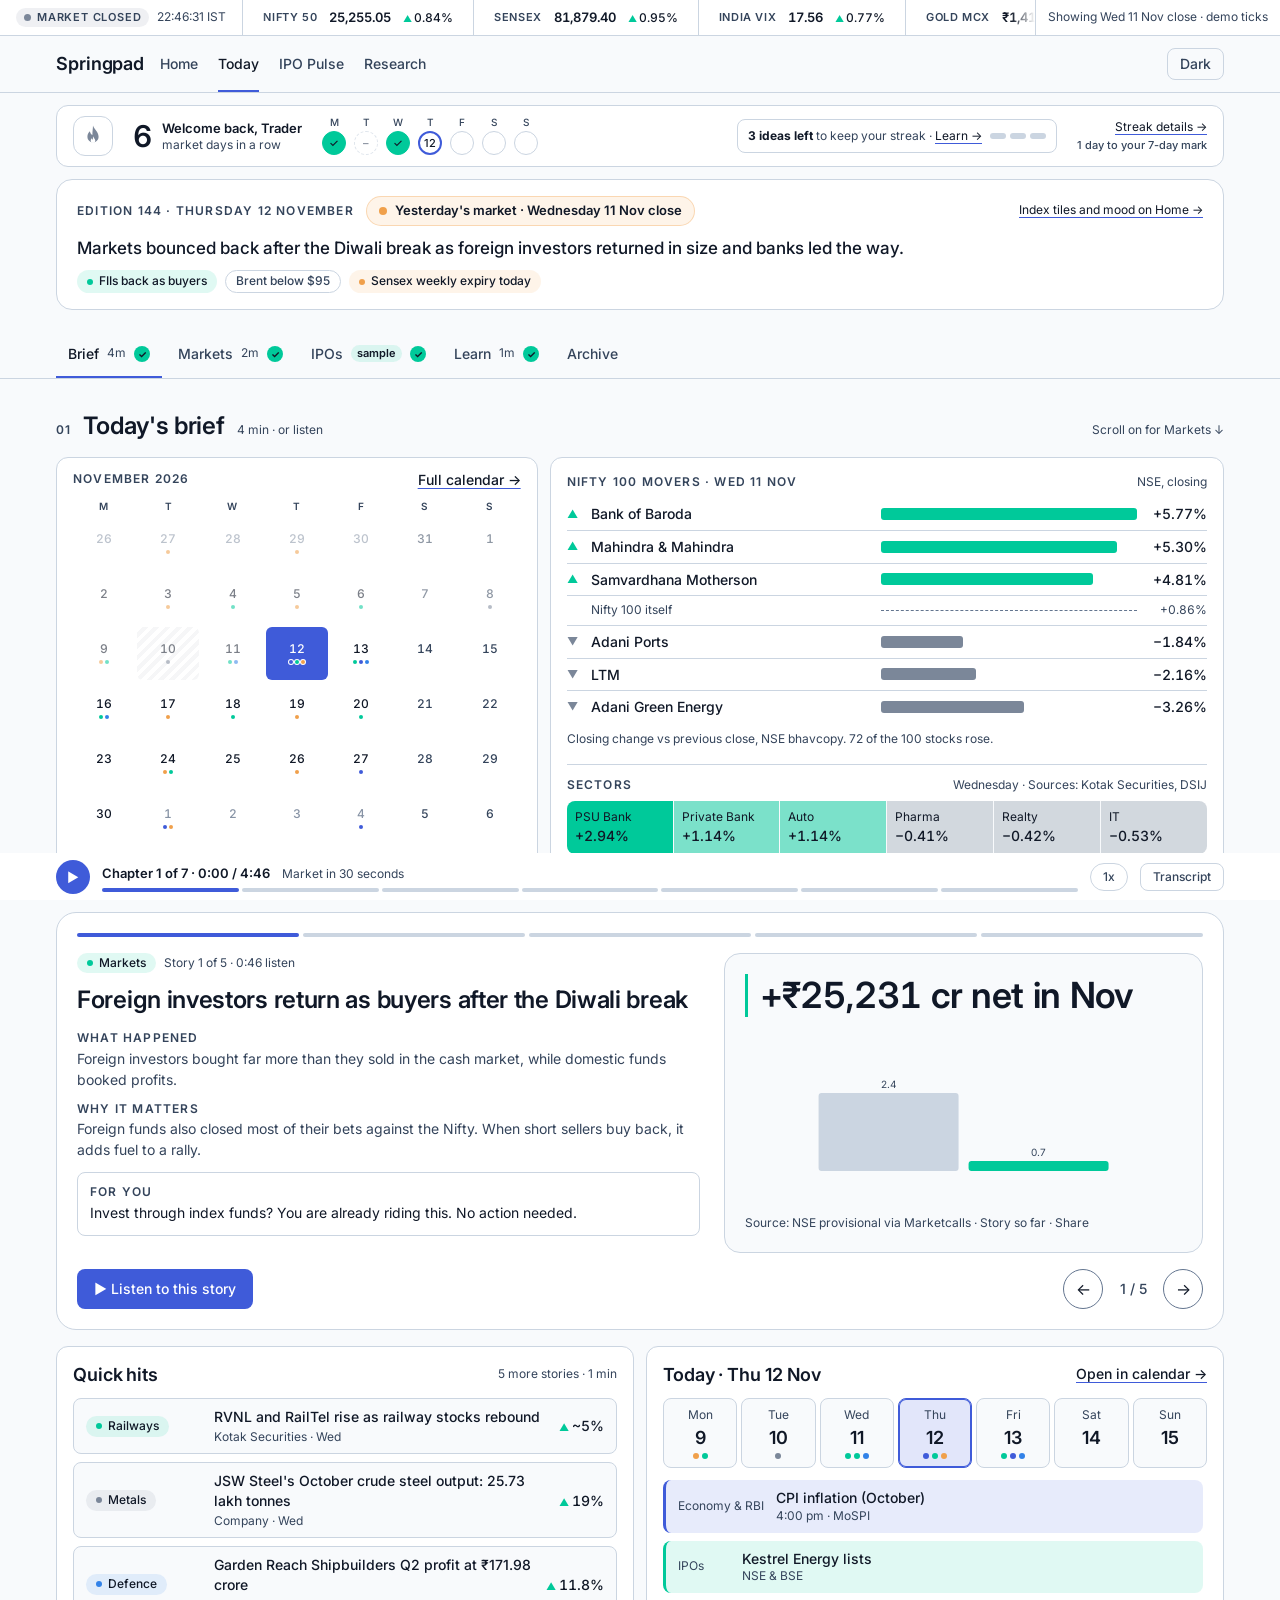
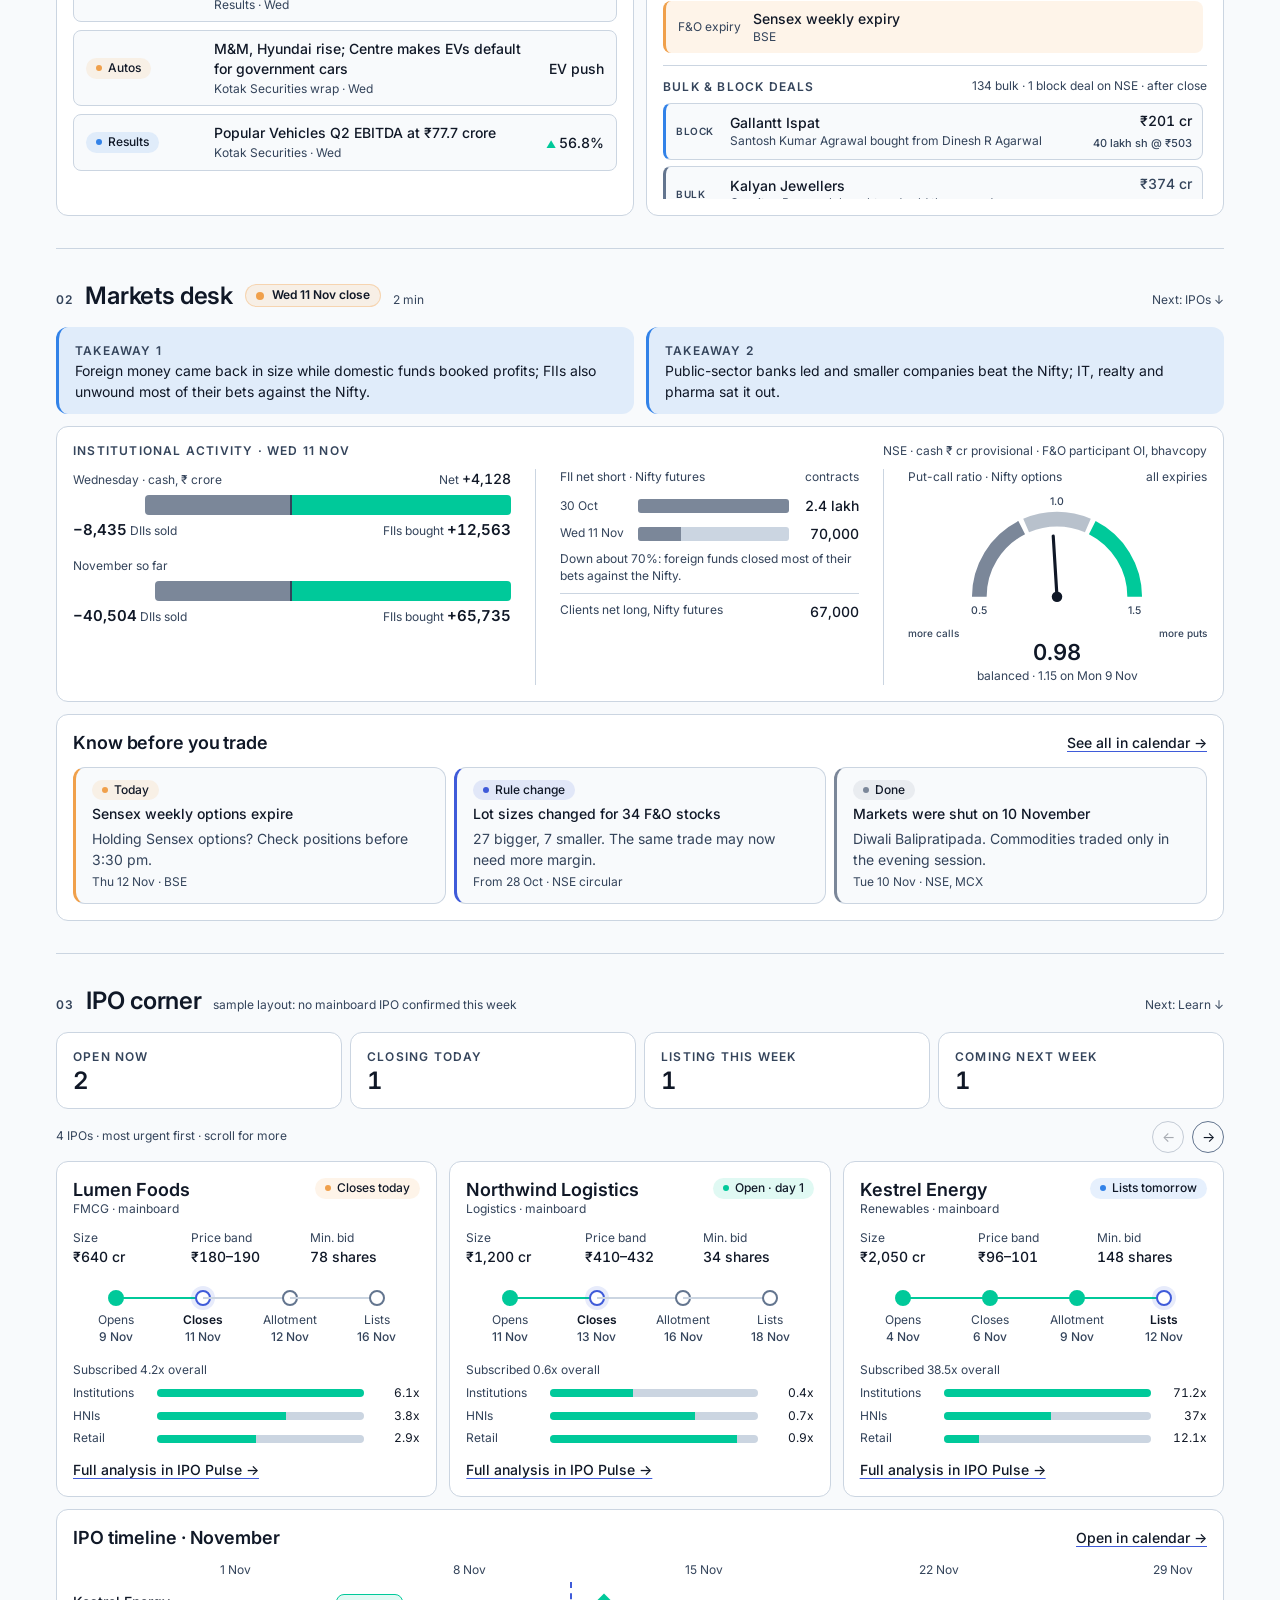
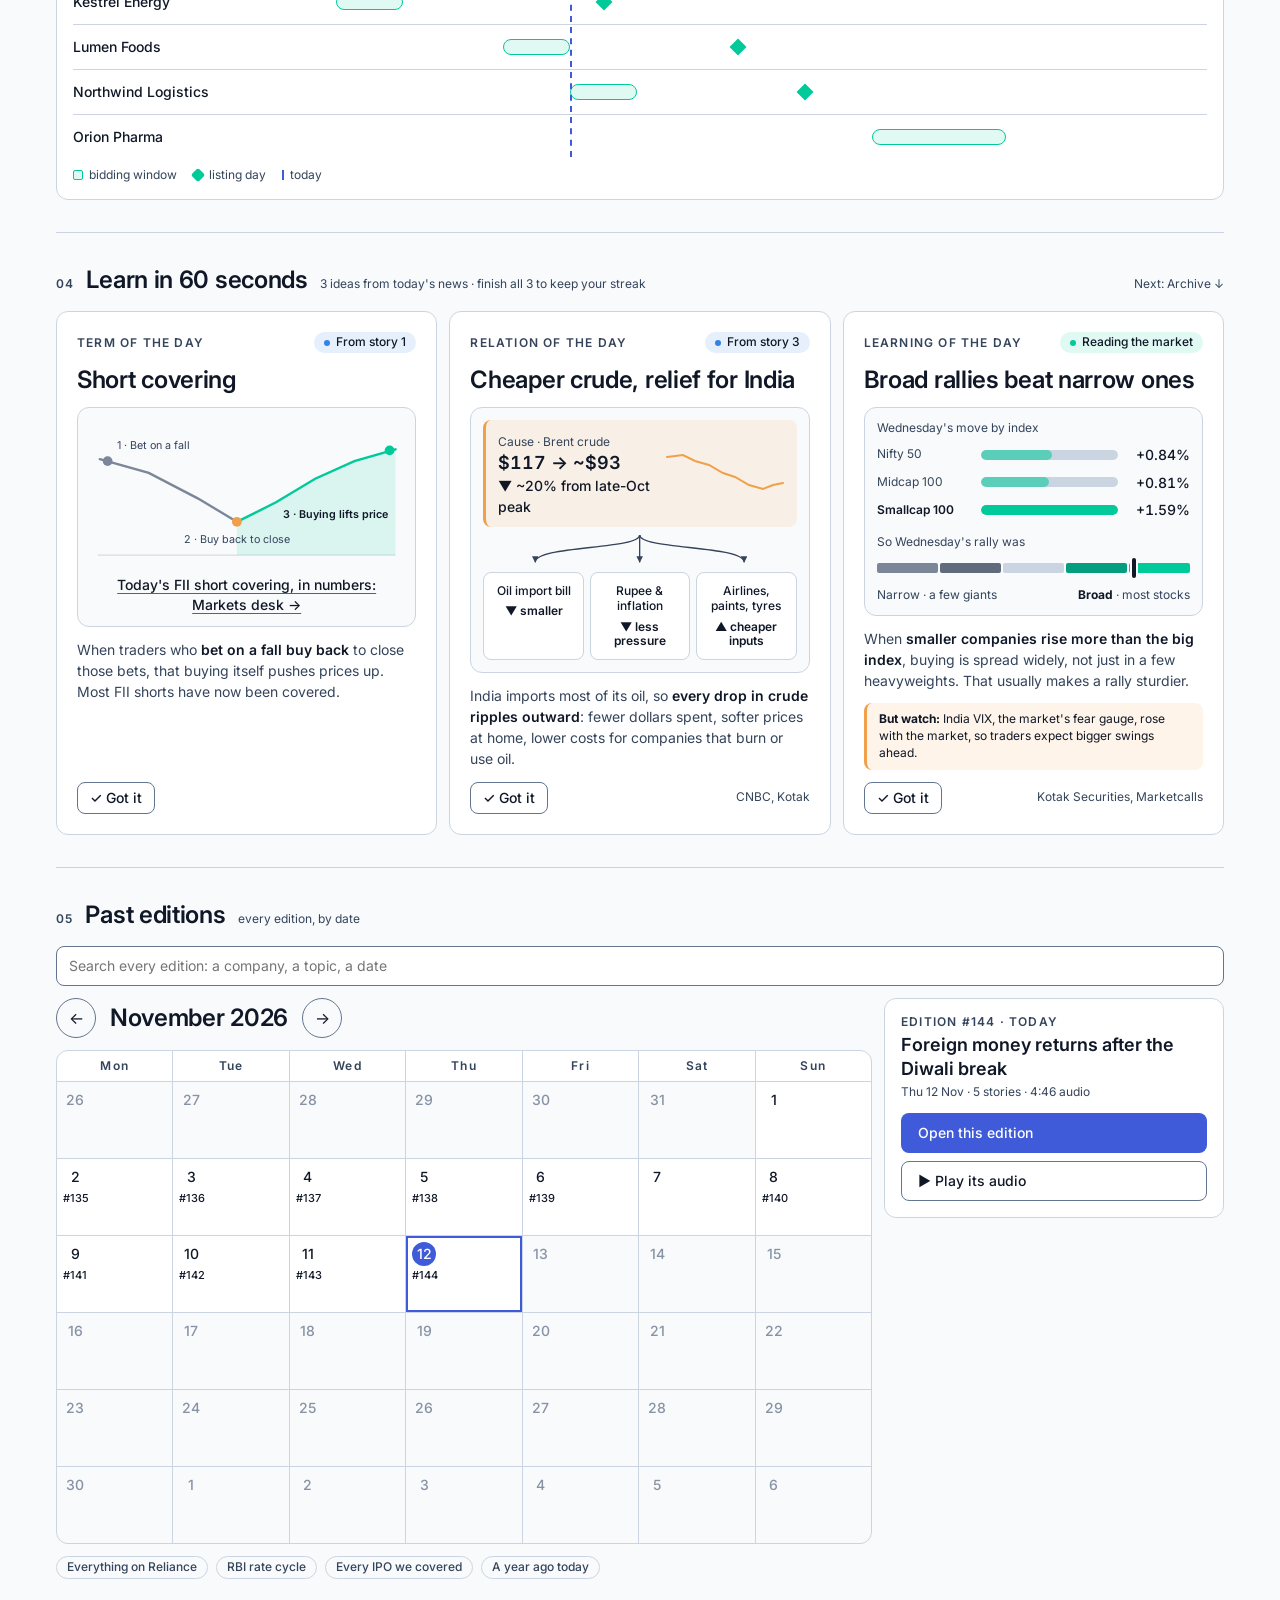
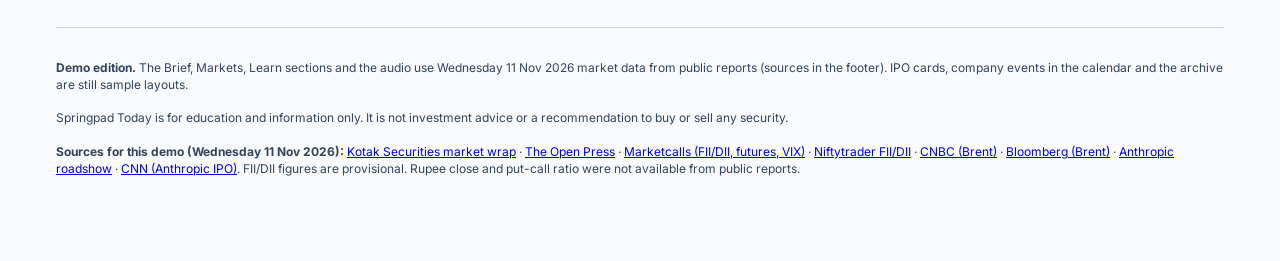
<file: today-demo-2026-11-12.html>
<!doctype html>
<html lang="en">
<head>
<meta charset="utf-8">
<meta name="viewport" content="width=device-width, initial-scale=1">
<title>Springpad Today Demo</title>
<link rel="preconnect" href="https://fonts.googleapis.com">
<link rel="stylesheet" href="https://fonts.googleapis.com/css2?family=Inter:ital,wght@0,300..900;1,400;1,500&display=swap">
<style>
:root{
  --white:#FFFFFF;--teal:#00C99A;--amber:#F0A04B;--red:#E05252;--blue:#3282E8;
  --indigo-500:#3F5BD9;--indigo-600:#3452C9;
  --slate-50:#F8FAFC;--slate-200:#CBD5E1;--slate-400:#8793A5;--slate-500:#7B8799;--slate-600:#63758F;
  --navy-600:#34445B;--navy-700:#252F3F;--navy-800:#1D2432;--navy-850:#171B26;--navy-900:#101827;
  --space-2:2px;--space-4:4px;--space-8:8px;--space-12:12px;--space-16:16px;--space-20:20px;
  --space-24:24px;--space-32:32px;--space-48:48px;--space-64:64px;
  --radius-6:6px;--radius-8:8px;--radius-12:12px;--radius-16:16px;--radius-20:20px;--radius-pill:9999px;
  --font-sans:"Inter",system-ui,-apple-system,"Segoe UI",Roboto,"Helvetica Neue",Arial,sans-serif;
  --type-display:600 48px/1.15 var(--font-sans);   --ls-display:-1px;
  --type-headline-lg:600 36px/1.2 var(--font-sans);--ls-headline-lg:-0.7px;
  --type-headline-md:600 24px/1.25 var(--font-sans);--ls-headline-md:-0.3px;
  --type-title:600 18px/1.3 var(--font-sans);      --ls-title:-0.1px;
  --type-body-lg:400 18px/1.5 var(--font-sans);
  --type-body-md:400 14px/1.5 var(--font-sans);
  --type-label:500 14px/1.4 var(--font-sans);
  --type-caption:400 12px/1.4 var(--font-sans);
  --type-data:500 14px/1.4 var(--font-sans);
  --type-eyebrow:600 12px/1.2 var(--font-sans);    --ls-eyebrow:1.2px;
}
:root,:root[data-theme="dark"]{color-scheme:dark;
  --surface-canvas:var(--navy-900);--surface-raised:var(--navy-850);--surface-elevated:var(--navy-800);
  --surface-glass:rgba(255,255,255,.06);--surface-hover:rgba(63,91,217,.15);--surface-hover-stroke:rgba(63,91,217,.30);
  --text-primary:var(--slate-50);--text-secondary:var(--slate-200);--text-tertiary:var(--slate-400);--text-disabled:var(--slate-600);
  --border-decorative:var(--navy-700);--border-control:var(--slate-400);--border-glass:rgba(255,255,255,.12);
  --focus-outer:var(--slate-200);
  --action-primary:var(--indigo-500);--action-hover:var(--indigo-600);--action-on-primary:var(--white);
  --fin-positive:var(--teal);--fin-negative:var(--slate-500);
  --fin-positive-soft:rgba(0,201,154,.12);--fin-negative-soft:rgba(123,135,153,.12);
  --fb-warning:var(--amber);--fb-error:var(--red);--fb-info:var(--blue);
  --fb-warning-soft:rgba(240,160,75,.12);--fb-error-soft:rgba(224,82,82,.12);--fb-info-soft:rgba(50,130,232,.12);
  --indigo-soft:rgba(63,91,217,.12);
  --scrim:rgba(16,24,39,.72);--text-on-positive:var(--navy-900);--text-on-warning:var(--navy-900);
  --fig-pos:var(--teal);--fig-neg:var(--slate-500);}
@media (prefers-color-scheme:light){:root:not([data-theme="dark"]){color-scheme:light;
  --surface-canvas:var(--slate-50);--surface-raised:var(--white);--surface-elevated:var(--white);
  --text-primary:var(--navy-900);--text-secondary:var(--navy-600);--text-tertiary:var(--navy-600);--text-disabled:var(--slate-400);
  --border-decorative:var(--slate-200);--border-control:var(--slate-600);--focus-outer:var(--indigo-500);--scrim:rgba(16,24,39,.55);
  --fig-pos:var(--text-primary);--fig-neg:var(--text-primary);}}
:root[data-theme="light"]{color-scheme:light;
  --surface-canvas:var(--slate-50);--surface-raised:var(--white);--surface-elevated:var(--white);
  --text-primary:var(--navy-900);--text-secondary:var(--navy-600);--text-tertiary:var(--navy-600);--text-disabled:var(--slate-400);
  --border-decorative:var(--slate-200);--border-control:var(--slate-600);--focus-outer:var(--indigo-500);--scrim:rgba(16,24,39,.55);
  --fig-pos:var(--text-primary);--fig-neg:var(--text-primary);}
html{background:var(--surface-canvas)}
body{margin:0;background:var(--surface-canvas);color:var(--text-primary);font:var(--type-body-md);-webkit-font-smoothing:antialiased;padding-bottom:96px}
:focus-visible{outline:2px solid var(--focus-outer);outline-offset:2px}
*{box-sizing:border-box}
[hidden]{display:none!important}
button{font-family:var(--font-sans)}
.num{font-variant-numeric:tabular-nums}
.wrap{max-width:1200px;margin:0 auto;padding:0 var(--space-16)}

/* ---------- event-type colours (categorical) ---------- */
.t-ipo{--ev:var(--teal);--ev-soft:var(--fin-positive-soft)}
.t-earn{--ev:var(--blue);--ev-soft:var(--fb-info-soft)}
.t-fno{--ev:var(--amber);--ev-soft:var(--fb-warning-soft)}
.t-hol{--ev:var(--slate-500);--ev-soft:var(--fin-negative-soft)}
.t-eco{--ev:var(--indigo-500);--ev-soft:var(--indigo-soft)}


.movers .mv-cols{display:grid;grid-template-columns:1fr 1fr;gap:var(--space-16);margin:var(--space-12) 0}
.movers .mv-h{white-space:nowrap;height:16px;line-height:16px;overflow:hidden;font:var(--type-eyebrow);letter-spacing:var(--ls-eyebrow);text-transform:uppercase;margin-bottom:var(--space-8)}
.movers .mv-h.up{color:var(--fig-pos)}.movers .mv-h.dn{color:var(--text-tertiary)}
.movers ol{margin:0;padding:0;list-style:none;display:grid;gap:6px;counter-reset:mv}
.movers li{counter-increment:mv;display:flex;gap:10px;align-items:center;padding:8px 10px;border-radius:var(--radius-8);background:var(--surface-canvas);border:1px solid var(--border-decorative);font:var(--type-label)}
.movers li::before{content:counter(mv);font:600 11px/1 var(--font-sans);color:var(--text-tertiary);width:12px}
.movers .up-list li{border-left:3px solid var(--teal)}.movers .dn-list li{border-left:3px solid var(--slate-500)}
.mood-why{margin-top:var(--space-8);font:var(--type-caption);color:var(--text-tertiary)}
.mv-list{margin-top:var(--space-8)}
.mv-sec{margin-top:var(--space-16);padding-top:var(--space-12);border-top:1px solid var(--border-decorative)}
.mv-sec .heat div{min-height:52px;padding:var(--space-8)}
.mv-row{display:grid;grid-template-columns:14px minmax(0,1fr) 40% 60px;gap:10px;align-items:center;padding:6px 0;border-bottom:1px solid var(--border-decorative);font:var(--type-label)}
.mv-row:last-child{border-bottom:none}
.mv-row .ar{font-size:11px;line-height:1}
.mv-row.mvu .ar{color:var(--teal)}.mv-row.mvd .ar{color:var(--slate-500)}
.mv-row .nm{color:var(--text-primary);white-space:nowrap;overflow:hidden;text-overflow:ellipsis}
.mv-row .bar{height:12px}
.mv-row .bar i{display:block;height:100%;border-radius:3px;min-width:4px}
.mv-row.mvu .bar i{background:var(--teal)}.mv-row.mvd .bar i{background:var(--slate-500)}
.mv-row b{font:var(--type-data);font-variant-numeric:tabular-nums;text-align:right}
.mv-ref{display:grid;grid-template-columns:14px minmax(0,1fr) 40% 60px;gap:10px;align-items:center;padding:6px 0;border-bottom:1px solid var(--border-decorative);font:var(--type-caption);color:var(--text-tertiary)}
.mv-ref .bar{height:0;border-top:1px dashed var(--border-control)}
.mv-ref b{font:var(--type-caption);text-align:right;font-variant-numeric:tabular-nums}
.idx-strip{display:grid;grid-template-columns:repeat(6,1fr);gap:var(--space-8);margin-bottom:var(--space-12)}
.ix{background:var(--surface-raised);border:1px solid var(--border-decorative);border-radius:var(--radius-12);padding:var(--space-12) var(--space-16);border-top:3px solid var(--slate-500)}
.ix.ixu{border-top-color:var(--teal)}
.ix .nm{font:var(--type-eyebrow);letter-spacing:var(--ls-eyebrow);text-transform:uppercase;color:var(--text-tertiary)}
.ix .lv{font:600 20px/1.25 var(--font-sans);font-variant-numeric:tabular-nums;margin:6px 0 4px;white-space:nowrap}
.ix .lv small{font:var(--type-caption);color:var(--text-tertiary);font-weight:400}
.ix .ch{font:var(--type-data);font-variant-numeric:tabular-nums}
.ix.ixu .ch{color:var(--fig-pos)}.ix.ixd .ch{color:var(--fig-neg)}
.ix .pt{font:var(--type-caption);color:var(--text-tertiary);margin-left:4px}
.idx-src{grid-column:1/-1;font:var(--type-caption);color:var(--text-tertiary);margin-top:-4px}
.idx-card{display:flex;flex-direction:column;padding:var(--space-12) var(--space-16)}
.idx-card .idx-strip{grid-template-columns:repeat(2,1fr);margin:0;flex:1}
.idx-card .ix{padding:var(--space-8) var(--space-12)}
.idx-card .ix .lv{font:600 18px/1.25 var(--font-sans);margin:4px 0 2px}
.idx-card .idx-src{margin-top:2px}
/* institutional activity: one tug-of-war bar per period, futures shorts, put-call gauge */
.inst-grid{display:grid;grid-template-columns:1.35fr 1fr 1fr;gap:var(--space-24)}
.flows{display:grid;gap:18px;align-content:start}
.tw-h{display:flex;justify-content:space-between;align-items:baseline;gap:8px;font:var(--type-caption);color:var(--text-tertiary);margin-bottom:6px}
.tw-h b{font:var(--type-data);color:var(--text-primary);font-variant-numeric:tabular-nums}
.tw-bar{display:grid;grid-template-columns:1fr 1fr;height:20px}
.tw-bar .l{display:flex;justify-content:flex-end;border-right:2px solid var(--text-secondary)}
.tw-bar i{display:block;height:100%}
.tw-bar .l i{background:var(--slate-500);border-radius:4px 0 0 4px}
.tw-bar .r i{background:var(--teal);border-radius:0 4px 4px 0}
.tw-v{display:flex;justify-content:space-between;gap:8px;margin-top:6px;font:var(--type-caption);color:var(--text-secondary)}
.tw-v b{font:600 15px/1.2 var(--font-sans);color:var(--text-primary);font-variant-numeric:tabular-nums}
.ipanel{border-left:1px solid var(--border-decorative);padding-left:var(--space-24);display:grid;gap:8px;align-content:start}
.ipanel .tw-h{margin-bottom:2px}
.oir{display:grid;grid-template-columns:68px 1fr 60px;gap:10px;align-items:center;font:var(--type-caption);color:var(--text-secondary)}
.oir .bar{height:14px;border-radius:3px;background:var(--border-decorative);overflow:hidden}
.oir .bar i{display:block;height:100%;background:var(--slate-500)}
.oir b{text-align:right;font:var(--type-data);color:var(--text-primary);font-variant-numeric:tabular-nums}
.ipanel .note{font:var(--type-caption);color:var(--text-secondary)}
.ipanel .kv{display:flex;justify-content:space-between;gap:8px;padding-top:8px;border-top:1px solid var(--border-decorative);font:var(--type-caption);color:var(--text-secondary)}
.ipanel .kv b{font:var(--type-data);color:var(--text-primary);font-variant-numeric:tabular-nums}
.pcr-g{width:100%;max-width:210px;justify-self:center;display:block}
.pcr-g path{fill:none;stroke-width:14;stroke-linecap:butt}
.pcr-g .needle{stroke:var(--text-primary);stroke-width:3;stroke-linecap:round}
.pcr-g .hub{fill:var(--text-primary)}
.pcr-g text{font:500 10px var(--font-sans);fill:var(--text-tertiary)}
.pcr-v{text-align:center;margin-top:-6px}
.pcr-v b{display:block;font:600 22px/1.1 var(--font-sans);font-variant-numeric:tabular-nums}
.pcr-v span{font:var(--type-caption);color:var(--text-tertiary)}
.pcr-z{display:flex;justify-content:space-between;font:500 10px/1 var(--font-sans);color:var(--text-tertiary)}
@media (max-width:1100px){.inst-grid{grid-template-columns:1fr 1fr}.flows{grid-column:1/-1}.ipanel:nth-child(2){border-left:none;padding-left:0}}
.au{color:var(--teal);font-size:11px}.ad{color:var(--slate-500);font-size:11px}
.mb{display:block;height:6px;border-radius:var(--radius-pill);background:var(--border-decorative);overflow:hidden;margin-top:4px}
.mb i{display:block;height:100%;border-radius:var(--radius-pill)}
.mb i.t{background:var(--teal)}.mb i.s{background:var(--slate-500)}
.ipo-row-head{display:flex;justify-content:space-between;align-items:center;gap:12px;margin-bottom:8px}
.ipo-row-head .round{width:32px;height:32px;font-size:14px}
.round:disabled{opacity:.35;cursor:default}
.ipo-row{display:grid;grid-auto-flow:column;grid-auto-columns:calc((100% - 24px) / 3);gap:12px;overflow-x:auto;scroll-snap-type:x mandatory;scroll-behavior:smooth;scrollbar-width:none}
.ipo-row::-webkit-scrollbar{display:none}
.ipo-row .ipo-card{scroll-snap-align:start;display:flex;flex-direction:column}
.ipo-row .ipo-card .ipo-foot{margin-top:auto;padding-top:12px}
.ipo-pending{margin-top:12px;padding:12px;border-radius:var(--radius-8);border:1px dashed var(--border-control);font:var(--type-caption);color:var(--text-tertiary);display:grid;gap:4px}
.ipo-pending b{font:var(--type-label);color:var(--text-primary)}

/* ---------- side rails (wide screens) ---------- */
.rail{display:none}
@media (min-width:1400px){
  .wrap{max-width:min(1200px,calc(100vw - 520px))}
  .rail{display:flex;flex-direction:column;gap:var(--space-12);position:fixed;top:158px;bottom:92px;width:220px;z-index:20;overflow-y:auto;scrollbar-width:none}
  .rail::-webkit-scrollbar{display:none}
  .rail.left{left:max(16px,calc((100vw - 1200px) / 2 - 244px))}
  .rail.right{right:max(16px,calc((100vw - 1200px) / 2 - 244px))}
}
.rcard{background:var(--surface-raised);border:1px solid var(--border-decorative);border-radius:var(--radius-12);padding:var(--space-12) var(--space-16)}
.clk-st{display:inline-flex;align-items:center;gap:6px;margin-top:8px;font:600 12px/1.2 var(--font-sans);padding:4px 10px;border-radius:var(--radius-pill);background:var(--fin-negative-soft);color:var(--text-primary)}
.clk-st i{width:7px;height:7px;border-radius:50%;background:var(--slate-500)}
.clk-st.open{background:var(--fin-positive-soft)}.clk-st.open i{background:var(--teal)}
.clk-next{margin-top:8px;font:var(--type-caption);color:var(--text-tertiary)}
.clk-next b{display:block;font:var(--type-label);color:var(--text-primary)}
.clk{list-style:none;margin:var(--space-12) 0 0;padding:0;position:relative}
.clk::before{content:"";position:absolute;left:49px;top:6px;bottom:6px;width:2px;background:var(--border-decorative)}
.clk li{position:relative;display:grid;grid-template-columns:40px 1fr;gap:24px;padding:6px 0;font:var(--type-caption);color:var(--text-secondary)}
.clk li .t{font:500 12px/1.4 var(--font-sans);font-variant-numeric:tabular-nums;color:var(--text-tertiary);text-align:right}
.clk li::after{content:"";position:absolute;left:43px;top:10px;width:10px;height:10px;border-radius:50%;background:var(--surface-raised);border:2px solid var(--border-control)}
.clk li b{display:block;font:500 13px/1.3 var(--font-sans);color:var(--text-primary)}
.clk li.past{opacity:.45}
.clk li.past::after{background:var(--slate-500);border-color:var(--slate-500)}
.clk li.ev::after{border-color:var(--amber)}
.clk li.next b{font-weight:700}
.clk li.next::after{border-color:var(--teal);box-shadow:0 0 0 4px var(--fin-positive-soft)}
.clk li.now{padding:2px 0}
.clk li.now::after{left:44px;top:6px;width:8px;height:8px;background:var(--blue);border:none;box-shadow:0 0 0 4px var(--fb-info-soft)}
.clk li.now .t{color:var(--text-primary);font-weight:700}
.clk li.now span{font:600 11px/1.4 var(--font-sans);color:var(--text-primary);letter-spacing:.4px;text-transform:uppercase}
.xp h4{margin:6px 0 8px;font:var(--type-title);letter-spacing:var(--ls-title)}
.xp p{margin:0;color:var(--text-secondary)}
.xp-eg{margin-top:10px;padding:10px 12px;border-radius:var(--radius-8);background:var(--fb-info-soft);border-left:3px solid var(--blue);font:var(--type-caption);color:var(--text-primary)}
.xp-eg span{display:block;font:var(--type-eyebrow);letter-spacing:var(--ls-eyebrow);text-transform:uppercase;color:var(--text-tertiary);margin-bottom:4px}
.xp-rel{display:flex;flex-wrap:wrap;gap:6px;margin-top:10px}
.xp-foot{margin-top:12px;display:flex;justify-content:space-between;align-items:center;gap:8px}
.xp-dots{display:flex;gap:4px}.xp-dots i{width:6px;height:6px;border-radius:50%;background:var(--border-decorative)}.xp-dots i.on{background:var(--blue)}
.xp-focus{outline:1px dashed var(--fb-info);outline-offset:4px;border-radius:var(--radius-12)}
.mood-mini .mood-scale span:nth-child(2),.mood-mini .mood-scale span:nth-child(4){visibility:hidden}
.rail-hint{font:var(--type-caption);color:var(--text-tertiary);padding:0 4px}

/* ---------- side rails v2 ---------- */
@media (min-width:1400px){.rail{z-index:27;top:150px;overflow:visible}}
.rcard{box-shadow:0 8px 24px rgba(0,0,0,.18)}
.rk-head{display:flex;justify-content:space-between;align-items:center;gap:8px}

.rk-head .clk-st{margin:0}
.rk-count{margin:10px 0 2px;font:600 22px/1.2 var(--font-sans);letter-spacing:-.3px;font-variant-numeric:tabular-nums}
.rk-sub{font:var(--type-caption);color:var(--text-tertiary)}
.sess{margin:12px 0 4px}
.sess-bar{position:relative;height:8px;border-radius:var(--radius-pill);background:var(--border-decorative);overflow:hidden}
.sess-bar i{position:absolute;inset:0 auto 0 0;background:var(--teal);border-radius:var(--radius-pill)}
.sess-l{display:flex;justify-content:space-between;margin-top:4px;font:500 11px/1.2 var(--font-sans);color:var(--text-tertiary);font-variant-numeric:tabular-nums}
.grp{margin-top:12px}
.grp-h{font:600 10.5px/1 var(--font-sans);letter-spacing:1px;text-transform:uppercase;color:var(--text-tertiary);margin-bottom:4px}
.grp ul{list-style:none;margin:0;padding:0}
.grp li{display:grid;grid-template-columns:42px 10px 1fr;gap:8px;align-items:center;padding:4px 0;font:500 12.5px/1.3 var(--font-sans);color:var(--text-primary)}
.grp li .t{font:500 11.5px/1 var(--font-sans);color:var(--text-tertiary);font-variant-numeric:tabular-nums}
.grp li .d{width:8px;height:8px;border-radius:50%;border:2px solid var(--border-control)}
.grp li.ev .d{border-color:var(--amber);background:var(--fb-warning-soft)}
.grp li.past{opacity:.4}.grp li.past .d{background:var(--slate-500);border-color:var(--slate-500)}
.grp li.next{font-weight:700}.grp li.next .d{border-color:var(--teal);box-shadow:0 0 0 3px var(--fin-positive-soft)}
.grp li.nowrow{grid-template-columns:42px 10px 1fr;color:var(--blue);font:700 11px/1 var(--font-sans);letter-spacing:.6px;text-transform:uppercase;padding:2px 0}
.grp li.nowrow .t{color:var(--text-primary);font-weight:700}
.grp li.nowrow .d{border:none;background:var(--blue);box-shadow:0 0 0 3px var(--fb-info-soft)}
.grp li.nowrow span:last-child{border-top:1px dashed var(--blue);height:0;align-self:center}
.xp-tag{display:inline-flex;align-items:center;gap:6px;font:600 11px/1.2 var(--font-sans);color:var(--text-primary);padding:3px 8px;border-radius:var(--radius-pill);background:var(--fb-info-soft);border:1px dashed var(--fb-info)}
.xp h4{margin:10px 0 6px;font:600 16px/1.3 var(--font-sans);letter-spacing:-.1px}
.xp p{font:400 13px/1.5 var(--font-sans)}
.xp-eg{font:500 12.5px/1.45 var(--font-sans)}
.xp-rel .chip{font-size:11px;padding:2px 8px}
.xp-foot{margin-top:10px}
.xp-foot .btn{height:30px!important;font:500 12.5px/1 var(--font-sans);padding:0 10px}
.rail-hint{font-size:11px}
.calmodal{position:fixed;inset:0;z-index:60;background:var(--scrim);display:grid;place-items:center;padding:40px 24px}
.cm-box{width:min(1120px,100%);max-height:calc(100vh - 80px);overflow:auto;background:var(--surface-elevated);border:1px solid var(--border-glass);border-radius:var(--radius-16);padding:var(--space-24);box-shadow:0 24px 64px rgba(0,0,0,.35)}
.cm-head{display:flex;justify-content:space-between;align-items:center;gap:12px;margin-bottom:var(--space-16)}
.cm-head h2{margin:0;font:var(--type-headline-md);letter-spacing:var(--ls-headline-md)}
.calmodal .dayp{position:static}

/* ---------- streak ---------- */
.stk-strip{display:flex;align-items:center;gap:20px;margin-top:12px;padding:10px 16px;border-radius:var(--radius-12);background:var(--surface-raised);border:1px solid var(--border-decorative)}
.ss-n{display:flex;align-items:center;gap:10px}
.ss-n b{font:600 30px/1 var(--font-sans);font-variant-numeric:tabular-nums}
.ss-n span{font:var(--type-caption);color:var(--text-tertiary);line-height:1.25}
.ss-hi{display:block;font:600 13px/1.3 var(--font-sans);font-style:normal;color:var(--text-primary)}
.ss-ms{font:500 11px/1.3 var(--font-sans);color:var(--text-tertiary);white-space:nowrap}
.ss-end{display:flex;flex-direction:column;align-items:flex-end;gap:2px}
.ss-n span,.stk-strip .stk-goal{white-space:nowrap}

.stk-strip .days{display:flex;gap:8px;text-align:center;margin:0}
.stk-strip .days div{font:500 10px/1 var(--font-sans);color:var(--text-tertiary);width:24px}
.stk-strip .days i{display:grid;place-items:center;margin:4px auto 0;width:24px;height:24px;border-radius:50%;border:1px solid var(--border-decorative);font-style:normal;font-size:11px}
.stk-strip .days i.done{background:var(--teal);border-color:var(--teal);color:var(--navy-900)}
.stk-strip .days i.today{border:2px solid var(--action-primary);color:var(--text-primary)}
.stk-strip .days i.off{border-style:dashed;opacity:.6}
.stk-strip .stk-goal{margin:0 0 0 auto}
.stk-strip .linkbtn{white-space:nowrap;font:var(--type-caption)}
.hero-row{grid-template-columns:1fr!important}
.mood-mini{padding-left:0!important;border-left:none!important}

.flame{display:grid;place-items:center;width:40px;height:40px;border-radius:12px;background:var(--surface-glass);border:1px solid var(--border-decorative);align-self:center;transition:background .3s,box-shadow .3s}
.flame svg{width:24px!important;height:24px!important}
.flame .fo{fill:var(--slate-500)}.flame .fi{fill:var(--surface-raised)}
.flame:not(.lit) svg{animation:flicker 2.4s ease-in-out infinite;transform-origin:50% 90%}
@keyframes flicker{0%,100%{transform:scale(1)}50%{transform:scale(1.06)}}
.flame.lit{background:var(--fin-positive-soft);border-color:var(--teal);box-shadow:0 0 0 4px rgba(0,201,154,.12),0 0 18px rgba(0,201,154,.45)}
.flame.lit .fo{fill:var(--teal)}.flame.lit .fi{fill:var(--amber)}
.stk-top{align-items:center!important;gap:12px!important}
.stk-top b{font:600 32px/1 var(--font-sans)!important}

.stk-top{display:flex;align-items:baseline;gap:8px;margin:8px 0 2px}
.stk-top svg{width:18px;height:18px;align-self:center}
.stk-top b{font:600 28px/1 var(--font-sans);font-variant-numeric:tabular-nums}
.stk-top span{font:var(--type-caption);color:var(--text-tertiary)}
.stk-goal{display:flex;align-items:center;justify-content:space-between;gap:8px;margin-top:12px;padding:8px 10px;border-radius:var(--radius-8);background:var(--surface-glass);border:1px solid var(--border-decorative);font:var(--type-caption);color:var(--text-secondary)}
.stk-goal b{color:var(--text-primary)}
.stk-goal.done{background:var(--fin-positive-soft);border-color:rgba(0,201,154,.35)}
.pips{display:flex;gap:4px}.pips i{width:16px;height:6px;border-radius:3px;background:var(--border-decorative)}.pips i.on{background:var(--teal)}
.got{font:var(--type-label);height:32px;padding:0 12px;border-radius:var(--radius-8);border:1px solid var(--border-control);background:none;color:var(--text-primary);cursor:pointer;white-space:nowrap}
.got:hover{background:var(--surface-hover)}
.got.on{background:var(--fin-positive-soft);border-color:var(--teal);color:var(--text-primary)}
.lcard.learned{border-color:rgba(0,201,154,.45)}
.stk-box{width:min(760px,100%)}
.stk-stats{display:grid;grid-template-columns:repeat(3,1fr);gap:var(--space-8)}
.stk-stats div{padding:var(--space-12) var(--space-16);border-radius:var(--radius-12);background:var(--surface-raised);border:1px solid var(--border-decorative);font:var(--type-caption);color:var(--text-tertiary)}
.stk-stats b{display:block;font:600 24px/1.2 var(--font-sans);color:var(--text-primary);font-variant-numeric:tabular-nums}
.stk-sec{margin-top:var(--space-20)}
.stk-sec h3{margin:0 0 8px;font:var(--type-label)}
.hm{display:flex;gap:4px}
.hm-col{display:grid;grid-template-rows:repeat(5,16px);gap:4px}
.hm-col i{width:16px;height:16px;border-radius:4px;background:var(--surface-raised);border:1px solid var(--border-decorative)}
.hm-col i.read{background:var(--teal);border-color:var(--teal)}
.hm-col i.miss{background:var(--surface-canvas);border-color:var(--border-control)}
.hm-col i.hol{background-image:repeating-linear-gradient(135deg,transparent 0 3px,var(--slate-500) 3px 5px);border-color:var(--slate-500)}
.hm-col i.today{border:2px solid var(--action-primary)}
.hm-col i.today.read{border-color:var(--action-primary)}
.hm-col i.future{opacity:0}
.hm-days{display:grid;grid-template-rows:repeat(5,16px);gap:4px;margin-right:6px;font:500 10px/16px var(--font-sans);color:var(--text-tertiary)}
.ms{display:grid;grid-template-columns:repeat(4,1fr);gap:var(--space-8)}
.ms div{padding:10px 12px;border-radius:var(--radius-8);border:1px solid var(--border-decorative);font:var(--type-caption);color:var(--text-tertiary)}
.ms div b{display:block;font:var(--type-label);color:var(--text-primary)}
.ms div.got-it{border-color:var(--teal);background:var(--fin-positive-soft)}
.ms-bar{height:6px;border-radius:3px;background:var(--border-decorative);overflow:hidden;margin-top:10px}.ms-bar i{display:block;height:100%;background:var(--teal)}
.toast{position:fixed;left:50%;bottom:100px;transform:translateX(-50%);z-index:70;min-width:280px;max-width:440px;padding:12px 16px;border-radius:var(--radius-12);background:var(--surface-elevated);border:1px solid var(--border-glass);border-left:3px solid var(--teal);box-shadow:0 12px 32px rgba(0,0,0,.35);font:var(--type-label);color:var(--text-primary)}
.toast small{display:block;font:var(--type-caption);color:var(--text-tertiary);margin-top:2px}

/* ---------- right rail: learning cards ---------- */
body.learn-rail #p-learn,body.learn-rail .stab[data-tab="learn"]{display:none!important}
.rail.right{gap:var(--space-8)}
.lr-head{display:flex;justify-content:space-between;align-items:center;padding:0 4px}
.lr-count{font:600 11px/1 var(--font-sans);color:var(--text-tertiary)}
@media (min-width:1400px){.rail.right{overflow:hidden;right:max(20px,calc((100vw - 1200px) / 2 - 244px))}}
.lr-head,.lr-nav,.rail.right .rail-hint{flex:none}
.lr-stage{display:grid;grid-template-columns:minmax(0,1fr);flex:0 1 auto;min-height:0;overflow-y:auto;overflow-x:hidden;scrollbar-width:thin;border-radius:var(--radius-12)}
.lr-stage .lcard{grid-area:1/1;min-width:0;transition:opacity .3s}
.lr-stage .lcard.lr-in{animation:lrIn .35s ease}
@keyframes lrIn{from{opacity:0;transform:translateX(18px)}to{opacity:1;transform:none}}
.learn .lcard.lc-next{animation:lcNext 1.1s ease;outline:2px solid var(--action-primary);outline-offset:2px}
@keyframes lcNext{0%{transform:scale(.98)}40%{transform:scale(1.01)}100%{transform:none}}
@media (prefers-reduced-motion:reduce){.lr-stage .lcard.lr-in,.learn .lcard.lc-next{animation:none}}
.lr-stage .lviz svg{max-width:100%}
.lr-stage .lcard .term,.lr-stage .one{overflow-wrap:anywhere}
@media (max-height:760px){.lr-stage .lviz .cap,.lr-stage .lhead .chip,.rail.right .rail-hint{display:none}.lr-stage .lcard{gap:8px;padding:10px 14px}.lr-stage .lviz{padding:8px}.lr-stage .one{font-size:12px;line-height:1.45}}.lr-stage .lcard.lr-off{visibility:hidden;opacity:0}
.lr-stage .lcard{padding:var(--space-12) var(--space-16);gap:10px;box-shadow:0 8px 24px rgba(0,0,0,.18)}
.lr-stage .lcard .term{font:600 16px/1.3 var(--font-sans);letter-spacing:-.1px;margin:0}
.lr-stage .lhead .chip{font-size:10.5px;padding:2px 7px}
.lr-stage .lviz{min-height:0;padding:10px;gap:6px}
.lr-stage .lrow{grid-template-columns:52px 1fr 54px;gap:6px;font-size:11px}
.lr-stage .lrow b{font-size:11.5px}
.lr-stage .cause{grid-template-columns:1fr;padding:8px 10px}.lr-stage .cause svg{display:none}
.lr-stage .cause b{font-size:15px}
.lr-stage .effects{grid-template-columns:1fr;gap:4px}
.lr-stage .effect{display:flex;justify-content:space-between;align-items:center;text-align:left;padding:6px 8px;font-size:11.5px}
.lr-stage .effect .d{margin:0;font-size:11px}
.lr-stage .fan{display:none}
.lr-stage .meter-l{font-size:10.5px}
.lr-stage .one{font:400 12.5px/1.5 var(--font-sans)}
.lr-stage .watch{display:none}
.lr-stage .lfoot .src{font-size:10.5px}
.lr-nav{display:flex;justify-content:space-between;align-items:center;padding:0 2px}
.lr-nav .round{width:30px;height:30px}
#lrDots i{width:7px;height:7px}#lrDots i.done{background:var(--teal)}#lrDots i.on{background:var(--blue);box-shadow:0 0 0 2px var(--fb-info-soft)}
.rail.right.lr-pulse .lr-stage .lcard{animation:lrPulse 1.2s ease 2}
@keyframes lrPulse{50%{border-color:var(--action-primary);box-shadow:0 0 0 4px var(--fb-info-soft)}}

/* ---------- day card: scrolling events + deals ---------- */
.daycard{display:flex;flex-direction:column;contain:size;min-height:470px}
.daycard>.head,.daycard .weekstrip{flex:none}
.scrolly{overflow-y:auto;scrollbar-width:thin;scrollbar-color:var(--border-control) transparent;min-height:0}
.daycard .weeklist{flex:0 1 auto;max-height:178px;padding-right:4px}
.deals{flex:1 1 0;min-height:0;display:flex;flex-direction:column;gap:8px;margin-top:var(--space-12);padding-top:var(--space-12);border-top:1px solid var(--border-decorative)}
.deal-list{flex:1 1 0;display:grid;align-content:start;gap:6px;padding-right:4px}
.deal{display:grid;grid-template-columns:44px 1fr auto;gap:10px;align-items:center;padding:7px 10px;border-radius:var(--radius-8);background:var(--surface-canvas);border:1px solid var(--border-decorative);border-left-width:3px}
.deal .dk{font:600 10px/1 var(--font-sans);letter-spacing:.6px;text-transform:uppercase;color:var(--text-tertiary)}
.deal .what{font:var(--type-label);min-width:0}
.deal .what small{display:block;font:var(--type-caption);color:var(--text-tertiary);white-space:nowrap;overflow:hidden;text-overflow:ellipsis}
.deal .dv{text-align:right;white-space:nowrap}
.deal .dv b{display:block;font:var(--type-data);font-variant-numeric:tabular-nums}
.deal .dv small{font:500 11px/1.3 var(--font-sans);color:var(--text-tertiary);font-variant-numeric:tabular-nums}
.deal.d-buy{border-left-color:var(--teal)}.deal.d-sell{border-left-color:var(--slate-500)}
.deal.d-swap{border-left-color:var(--blue)}.deal.d-trade{border-left-color:var(--border-control)}
.deal.d-trade .dv b{color:var(--text-tertiary)}

/* ---------- slimmer audio dock ---------- */
body{padding-bottom:68px}
.dock .wrap{padding-top:6px!important;padding-bottom:6px!important;gap:var(--space-12)}
.dock .play{width:34px;height:34px;font-size:13px}
.dock .p-title{display:inline;font:600 13px/1.3 var(--font-sans)}
.dock .p-sub{display:inline;margin-left:8px;font:400 12px/1.3 var(--font-sans)}
.dock .chapters{margin-top:5px}
.dock .speed,.dock .iconbtn{height:28px!important;font-size:12px}
@media (min-width:1400px){.rail{bottom:60px!important}}
/* rail controls sit on solid surfaces so page lines never show through */
.lr-nav{background:var(--surface-raised);border:1px solid var(--border-decorative);border-radius:var(--radius-pill);padding:4px;box-shadow:0 4px 12px rgba(0,0,0,.08)}
.lr-nav .round{border:none;background:transparent}.lr-nav .round:hover{background:var(--surface-hover)}
.lr-head{background:var(--surface-canvas);border-radius:var(--radius-8);padding:4px}
.rail .rail-hint{background:var(--surface-canvas);border-radius:var(--radius-8);padding:4px 6px}
/* wide screens: tab-bar divider only under the centre column, not through the side rails */
@media (min-width:1400px){
  nav.stabs{border-bottom-color:transparent!important}
  nav.stabs::after{content:"";position:absolute;left:50%;bottom:-1px;transform:translateX(-50%);width:min(1200px,calc(100vw - 520px));height:1px;background:var(--border-decorative);pointer-events:none}
}

/* full brief: short summary instead of the date card + market tiles (those live on Home) */
.brief-sum{display:none}
body.brief .hero{display:none}
body.brief .brief-sum{display:grid;gap:10px;margin-top:var(--space-12);padding:var(--space-16) var(--space-20);border-radius:var(--radius-16);background:var(--surface-raised);border:1px solid var(--border-decorative)}
.bs-top{display:flex;align-items:center;gap:12px;flex-wrap:wrap}
.bs-top .bs-home{margin-left:auto;font:var(--type-caption)}
body.brief .brief-sum .dayline{margin:0;font:500 17px/1.45 var(--font-sans);color:var(--text-primary);max-width:none}
body.brief .brief-sum .chips{margin:0}

/* ---------- full brief side columns: Institutional activity on the left, market-day timeline on the right.
   Learning lives on Home, so the brief drops its learning rail and Learn section. ---------- */
.inst-rail{display:none}
body.brief .rail.right{display:none!important}
@media (min-width:1400px){
  body.brief{--rw:clamp(240px,15.5vw,300px);--rx:max(16px,calc(50vw - min(600px,50vw - var(--rw) - 40px) - var(--rw) - 24px))}
  body.brief .wrap{max-width:min(1200px,calc(100vw - 2 * var(--rw) - 80px))}
  body.brief .rail{width:var(--rw)}
  body.brief .inst-rail{display:flex;left:var(--rx);overflow-y:auto}
  body.brief .rail.left{left:auto;right:var(--rx)}
  body.brief nav.stabs::after{width:min(1200px,calc(100vw - 2 * var(--rw) - 80px))}
  .inst-rail .card.inst{padding:14px 16px;box-shadow:0 8px 24px rgba(0,0,0,.18)}
  .inst-rail .card.inst>.head{flex-direction:column;align-items:flex-start;gap:4px}
  .inst-rail .card.inst>.head .src{font-size:10.5px;line-height:1.35}
  .inst-rail .inst-grid{grid-template-columns:1fr!important;gap:12px}
  .inst-rail .flows{gap:12px}
  .inst-rail .ipanel{border-left:none!important;padding-left:0!important;border-top:1px solid var(--border-decorative);padding-top:12px;gap:6px}
  .inst-rail .tw-v{font-size:11px}.inst-rail .tw-v b{font-size:14px}
  .inst-rail .oir{grid-template-columns:62px 1fr 56px;gap:8px}
  .inst-rail .pcr-g{max-width:190px}
  .inst-rail .pcr-v b{font-size:20px}
}

.rk-next ul{list-style:none;margin:8px 0 0;padding:0;display:grid;gap:8px}
.rk-next li{display:grid;grid-template-columns:44px 1fr;gap:8px;font:var(--type-caption);color:var(--text-secondary)}
.rk-next li .t{color:var(--text-tertiary);font-variant-numeric:tabular-nums}
.rk-next li small{display:block;color:var(--text-tertiary);font-size:11px}
/* ---------- live ticker ---------- */
.ticker{position:sticky;top:0;z-index:35;height:36px;display:flex;align-items:center;background:var(--surface-raised);border-bottom:1px solid var(--border-decorative);overflow:hidden}
.tk-status{flex:none;display:flex;align-items:center;gap:8px;height:100%;padding:0 var(--space-16);border-right:1px solid var(--border-decorative);background:var(--surface-raised);z-index:2;font:var(--type-caption);color:var(--text-tertiary);white-space:nowrap}
.tk-status .pill{display:inline-flex;align-items:center;gap:6px;font:600 11px/1 var(--font-sans);letter-spacing:.8px;text-transform:uppercase;padding:4px 8px;border-radius:var(--radius-pill);background:var(--fin-negative-soft);color:var(--text-secondary)}
.tk-status .pill i{width:7px;height:7px;border-radius:50%;background:var(--slate-500)}
.tk-status .pill.open{background:var(--fin-positive-soft);color:var(--fig-pos)}
.tk-status .pill.open i{background:var(--teal);animation:tkpulse 1.6s ease-in-out infinite}
@keyframes tkpulse{0%,100%{box-shadow:0 0 0 0 rgba(0,201,154,.6)}50%{box-shadow:0 0 0 5px rgba(0,201,154,0)}}
.tk-viewport{flex:1;overflow:hidden;height:100%;mask-image:linear-gradient(90deg,transparent,#000 24px,#000 calc(100% - 24px),transparent)}
.tk-track{display:flex;width:max-content;height:100%;animation:tkscroll var(--tk-dur,70s) linear infinite}
.ticker:hover .tk-track,.ticker:focus-within .tk-track{animation-play-state:paused}
@keyframes tkscroll{from{transform:translateX(0)}to{transform:translateX(-50%)}}
.tk-item{display:flex;align-items:center;gap:8px;height:100%;padding:0 var(--space-20);border:none;background:none;border-right:1px solid var(--border-decorative);color:var(--text-primary);font:var(--type-caption);white-space:nowrap;cursor:pointer}
.tk-item:hover{background:var(--surface-hover)}
.tk-item .k{font:600 11px/1 var(--font-sans);letter-spacing:.6px;color:var(--text-tertiary);text-transform:uppercase}
.tk-item .v{font:600 13px/1 var(--font-sans);font-variant-numeric:tabular-nums;border-radius:4px;padding:2px 4px;transition:background .6s}
.tk-item .c{font:500 12px/1 var(--font-sans);font-variant-numeric:tabular-nums}
.tk-item .c.up{color:var(--fig-pos)}.tk-item .c.dn{color:var(--fig-neg)}
.tk-item .c.up::before{content:"▲ ";color:var(--teal);font-size:9px}.tk-item .c.dn::before{content:"▼ ";color:var(--slate-500);font-size:9px}
.tk-item .v.flash-up{background:var(--fin-positive-soft)}.tk-item .v.flash-dn{background:var(--fin-negative-soft)}
.tk-src{flex:none;padding:0 var(--space-12);font:var(--type-caption);color:var(--text-tertiary);border-left:1px solid var(--border-decorative);height:100%;display:flex;align-items:center;white-space:nowrap}
@media (prefers-reduced-motion:reduce){.tk-track{animation:none}.tk-viewport{overflow-x:auto}}

/* ---------- top bar ---------- */
.topbar{position:sticky;top:36px;z-index:30;background:var(--surface-canvas);border-bottom:1px solid var(--border-decorative)}
.topbar .wrap{display:flex;align-items:center;gap:var(--space-16);height:56px}
.brand{font:var(--type-title);letter-spacing:var(--ls-title)}
.prod{display:flex;gap:var(--space-20);flex:1;overflow-x:auto}
.prod a{font:var(--type-label);color:var(--text-tertiary);text-decoration:none;padding:18px 0 16px;border-bottom:2px solid transparent;white-space:nowrap}
.prod a.on{color:var(--text-primary);border-bottom-color:var(--action-primary)}
.iconbtn{font:var(--type-label);background:none;border:1px solid var(--border-decorative);color:var(--text-secondary);border-radius:var(--radius-8);height:32px;padding:0 var(--space-12);cursor:pointer;white-space:nowrap}
.iconbtn:hover{background:var(--surface-hover);border-color:var(--surface-hover-stroke)}
.sample{margin-top:var(--space-12);padding:var(--space-8) var(--space-12);border-radius:var(--radius-8);background:var(--fb-warning-soft);border-left:3px solid var(--amber);font:var(--type-caption)}

/* ---------- hero ---------- */
.hero{display:grid;grid-template-columns:1.6fr 1fr;gap:var(--space-16);margin-top:var(--space-20)}
.hero-main{border-radius:var(--radius-20);padding:var(--space-24);background:var(--surface-raised);border:1px solid var(--border-decorative);position:relative;overflow:hidden}
.hero-main::after{content:"";position:absolute;right:-60px;top:-60px;width:220px;height:220px;border-radius:50%;background:var(--indigo-soft)}
.hero-main>*{position:relative;z-index:1}
.eyebrow{font:var(--type-eyebrow);letter-spacing:var(--ls-eyebrow);text-transform:uppercase;color:var(--text-tertiary)}
.hero h1{font:var(--type-headline-lg);letter-spacing:var(--ls-headline-lg);margin:var(--space-8) 0 var(--space-12)}
.dayline{font:var(--type-body-lg);color:var(--text-secondary);margin:0 0 var(--space-16);max-width:56ch}
.chips{display:flex;gap:var(--space-8);flex-wrap:wrap}
.chip{display:inline-flex;align-items:center;gap:6px;font:500 12px/1.4 var(--font-sans);padding:2px 10px;border-radius:var(--radius-pill);white-space:nowrap}
.chip::before{content:"";width:6px;height:6px;border-radius:50%;background:currentColor}
.chip.pos{background:var(--fin-positive-soft);color:var(--fig-pos)}.chip.pos::before{background:var(--teal)}
.chip.neg{background:var(--fin-negative-soft);color:var(--fig-neg)}.chip.neg::before{background:var(--slate-500)}
.chip.warn{background:var(--fb-warning-soft);color:var(--text-primary)}.chip.warn::before{background:var(--amber)}
.chip.info{background:var(--fb-info-soft);color:var(--text-primary)}.chip.info::before{background:var(--blue)}
.chip.ev{background:var(--ev-soft);color:var(--text-primary)}.chip.ev::before{background:var(--ev)}
.chip.plain{background:var(--surface-glass);color:var(--text-secondary);border:1px solid var(--border-decorative)}.chip.plain::before{display:none}
.hero-side{display:grid;gap:var(--space-12)}
.card{background:var(--surface-raised);border:1px solid var(--border-decorative);border-radius:var(--radius-12);padding:var(--space-16)}
.hero-row{display:grid;grid-template-columns:1fr 1fr;gap:var(--space-24);margin-top:var(--space-20);padding-top:var(--space-16);border-top:1px solid var(--border-decorative)}
.mood-mini{display:block;color:inherit;text-decoration:none;padding-left:var(--space-24);border-left:1px solid var(--border-decorative);cursor:pointer}
.mood-mini:hover .mood-read span:first-of-type{text-decoration:underline;text-decoration-color:var(--action-primary);text-underline-offset:3px}
.mood-mini .mood-read{margin:var(--space-8) 0 var(--space-12)}
.mood-mini .mood-read b{font:var(--type-headline-md)}
.mood-mini .mood-bar .mood-pin{box-shadow:0 0 0 2px var(--surface-raised)}
.mk-top{display:block;gap:var(--space-12);margin-bottom:var(--space-12)}
.mk-top .takeaways{grid-template-columns:1fr 1fr;margin:0;align-content:stretch}
.minical{position:relative;padding:var(--space-12) var(--space-16);display:flex;flex-direction:column}
.mc-grid{display:grid;grid-template-columns:repeat(7,1fr);grid-template-rows:auto;grid-auto-rows:1fr;gap:2px;flex:1}
.mc-dow{font:600 10px/1 var(--font-sans);letter-spacing:.6px;color:var(--text-tertiary);text-align:center;padding:4px 0}
.mc-day{position:relative;display:flex;flex-direction:column;align-items:center;justify-content:center;gap:4px;padding:4px 0 5px;border:none;border-radius:var(--radius-6);background:none;color:var(--text-primary);font:500 12px/1.2 var(--font-sans);font-variant-numeric:tabular-nums;cursor:pointer;min-height:30px}
.mc-day:hover,.mc-day:focus-visible{background:var(--surface-hover)}
.mc-day.out{color:var(--text-disabled)}
.mc-day.wknd{color:var(--text-tertiary)}
.mc-day.past:not(.today){opacity:.55}
.mc-day.today{background:var(--action-primary);color:var(--white)}
.mc-day.hol{background-image:repeating-linear-gradient(135deg,transparent 0 4px,var(--fin-negative-soft) 4px 8px)}
.mc-day .d{display:flex;gap:2px;height:4px}
.mc-day .d i{width:4px;height:4px;border-radius:50%;background:var(--ev)}
.mc-day.today .d i{box-shadow:0 0 0 1px var(--white)}
.mc-legend{display:flex;flex-wrap:wrap;gap:4px 10px;margin-top:10px;padding-top:10px;border-top:1px solid var(--border-decorative);font:var(--type-caption);color:var(--text-tertiary)}
.mc-legend span{display:inline-flex;align-items:center;gap:4px}
.mc-legend i{width:6px;height:6px;border-radius:50%;background:var(--ev)}
.mc-tip{position:absolute;z-index:50;width:260px;padding:var(--space-12);border-radius:var(--radius-8);background:var(--surface-elevated);border:1px solid var(--border-glass);box-shadow:0 12px 32px rgba(0,0,0,.35);pointer-events:none}
.mc-tip h4{margin:0 0 8px;font:var(--type-label)}
.mc-tip .row{display:grid;grid-template-columns:auto 1fr;gap:8px;align-items:start;padding:6px 0;border-top:1px solid var(--border-decorative)}
.mc-tip .row i{width:8px;height:8px;border-radius:50%;margin-top:5px;background:var(--ev)}
.mc-tip .row b{display:block;font:500 13px/1.35 var(--font-sans)}
.mc-tip .row small{display:block;font:var(--type-caption);color:var(--text-tertiary)}
.mc-tip .none{font:var(--type-caption);color:var(--text-tertiary)}
.mc-tip .hint{margin-top:8px;font:var(--type-caption);color:var(--text-tertiary)}
.asof{display:flex;align-items:center;gap:var(--space-12);flex-wrap:wrap;margin:-4px 0 var(--space-12)}
.asof-pill{display:inline-flex;align-items:center;gap:8px;padding:6px 12px;border-radius:var(--radius-pill);background:var(--fb-warning-soft);border:1px solid rgba(240,160,75,.35);font:600 13px/1.2 var(--font-sans);color:var(--text-primary)}
.asof-pill i{width:8px;height:8px;border-radius:50%;background:var(--amber)}
.asof-pill.sm{padding:3px 10px;font:600 12px/1.2 var(--font-sans);align-self:center}
.mood-read{display:flex;align-items:baseline;gap:var(--space-8);margin:var(--space-8) 0 var(--space-12)}
.mood-read b{font:var(--type-headline-lg);letter-spacing:var(--ls-headline-lg)}
.mood-read span{font:var(--type-title)}
.mood-read .mood-delta{margin-left:auto;font:var(--type-data);color:var(--fig-neg)}
.mood-bar{position:relative;display:grid;grid-template-columns:repeat(5,1fr);gap:2px;height:10px}
.mood-bar i{border-radius:2px}
.mood-bar i:nth-child(1){background:#7B8799}.mood-bar i:nth-child(2){background:#606B7C}.mood-bar i:nth-child(3){background:var(--border-decorative)}.mood-bar i:nth-child(4){background:#049D7D}.mood-bar i:nth-child(5){background:var(--teal)}
.mood-pin{position:absolute;top:-5px;width:4px;height:20px;margin-left:-2px;border-radius:2px;background:var(--text-primary);box-shadow:0 0 0 2px var(--surface-raised)}
.mood-was{position:absolute;top:-3px;width:2px;height:16px;margin-left:-1px;background:var(--text-tertiary);opacity:.7}
.mood-scale{display:grid;grid-template-columns:repeat(5,1fr);margin-top:6px;font:var(--type-caption);color:var(--text-tertiary);text-align:center}
.mood-drivers{display:grid;grid-template-columns:repeat(3,1fr);gap:var(--space-8);margin-top:var(--space-12);padding-top:var(--space-12);border-top:1px solid var(--border-decorative)}
.mood-drivers div{font:var(--type-caption);color:var(--text-tertiary)}
.mood-drivers b{display:block;font:var(--type-data);color:var(--text-primary);font-variant-numeric:tabular-nums}
.streak .days{display:grid;grid-template-columns:repeat(7,1fr);gap:var(--space-8);margin-top:var(--space-12);text-align:center}
.streak .days div{font:var(--type-caption);color:var(--text-tertiary)}
.streak .days i{display:grid;place-items:center;margin:6px auto 0;width:28px;height:28px;border-radius:50%;border:1px solid var(--border-decorative);font-style:normal;font-size:12px}
.streak .days i.done{background:var(--teal);border-color:var(--teal);color:var(--navy-900)}
.streak .days i.today{border:2px solid var(--action-primary);color:var(--text-primary)}
.streak .days i.off{border-style:dashed;opacity:.6}
.cover{display:flex;align-items:center;gap:var(--space-16)}
.ring{width:56px;height:56px;flex:none}
.cover b{font:var(--type-title)}
.cover p{margin:2px 0 0;font:var(--type-caption);color:var(--text-tertiary)}

/* ---------- section tabs ---------- */
.stabs{position:sticky;top:92px;z-index:25;background:var(--surface-canvas);margin-top:var(--space-20);border-bottom:1px solid var(--border-decorative)}
.stabs .wrap{display:flex;gap:var(--space-4);overflow-x:auto;scrollbar-width:none}
.stabs .wrap::-webkit-scrollbar{display:none}
.stab{position:relative;display:flex;align-items:center;gap:var(--space-8);font:var(--type-label);color:var(--text-tertiary);background:none;border:none;border-bottom:2px solid transparent;padding:14px var(--space-12) 12px;cursor:pointer;white-space:nowrap}
.stab:hover{color:var(--text-primary);background:var(--surface-hover)}
.stab[aria-selected="true"]{color:var(--text-primary);border-bottom-color:var(--action-primary)}
.stab .min{font:var(--type-caption);color:var(--text-tertiary)}
.stab .seen{width:16px;height:16px;border-radius:50%;display:none;place-items:center;background:var(--teal);color:var(--navy-900);font-size:10px;font-weight:700}
.stab.visited .seen{display:grid}
.stab .badge{font:600 11px/1 var(--font-sans);padding:3px 6px;border-radius:var(--radius-pill);background:var(--fin-positive-soft);color:var(--fig-pos)}
.panel{padding-top:var(--space-32);scroll-margin-top:142px}
.panel+.panel{margin-top:var(--space-32);border-top:1px solid var(--border-decorative)}
.sechead{display:flex;align-items:baseline;gap:var(--space-12);margin-bottom:var(--space-16)}
.sechead .no{font:var(--type-eyebrow);letter-spacing:var(--ls-eyebrow);color:var(--text-tertiary)}
.sechead h2{font:var(--type-headline-md);letter-spacing:var(--ls-headline-md);margin:0}
.sechead .min{font:var(--type-caption);color:var(--text-tertiary)}
.sechead .up-next{margin-left:auto;font:var(--type-caption);color:var(--text-tertiary)}
@keyframes fade{from{transform:translateY(4px)}to{transform:none}}

/* ---------- layout notes ---------- */
.anno{display:flex;flex-wrap:wrap;gap:var(--space-8);align-items:center;margin-bottom:var(--space-16);padding:var(--space-8) var(--space-12);border:1px dashed var(--fb-info);border-radius:var(--radius-8);background:var(--fb-info-soft);font:var(--type-caption);color:var(--text-secondary)}
.anno b{font:var(--type-eyebrow);letter-spacing:var(--ls-eyebrow);text-transform:uppercase;color:var(--text-primary)}
.anno code{font:500 12px/1.4 var(--font-sans);color:var(--text-primary)}
body.clean .anno{display:none}

/* ---------- shared ---------- */
.grid{display:grid;gap:var(--space-12)}
.g2{grid-template-columns:1fr 1fr}.g3{grid-template-columns:repeat(3,1fr)}
.span2{grid-column:span 2}.span3{grid-column:1/-1}
.h2{font:var(--type-headline-md);letter-spacing:var(--ls-headline-md);margin:0}
.h3{font:var(--type-title);letter-spacing:var(--ls-title);margin:0}
.head{display:flex;justify-content:space-between;align-items:center;gap:var(--space-12);margin-bottom:var(--space-12);flex-wrap:wrap}
.src{font:var(--type-caption);color:var(--text-tertiary)}
.up{color:var(--fig-pos)}.down{color:var(--fig-neg)}
.mark-up::before{content:"▲ ";color:var(--teal);font-size:10px}.mark-down::before{content:"▼ ";color:var(--slate-500);font-size:10px}
.btn{font:var(--type-label);border-radius:var(--radius-8);height:40px;padding:0 var(--space-16);cursor:pointer;border:1px solid transparent;display:inline-flex;align-items:center;gap:var(--space-8)}
.btn.primary{background:var(--action-primary);color:var(--action-on-primary)}.btn.primary:hover{background:var(--action-hover)}
.btn.secondary{background:none;border-color:var(--border-control);color:var(--text-primary)}.btn.secondary:hover{background:var(--surface-hover)}
.btn.ghost{background:none;color:var(--text-primary)}.btn.ghost:hover{background:var(--surface-hover)}
.btn:disabled{opacity:.4;cursor:not-allowed}
.seg{display:inline-flex;border:1px solid var(--border-control);border-radius:var(--radius-8);overflow:hidden}
.seg button{font:var(--type-label);background:none;border:none;color:var(--text-secondary);height:32px;padding:0 var(--space-12);cursor:pointer}
.seg button[aria-pressed="true"]{background:var(--action-primary);color:var(--white)}
.linkbtn{font:var(--type-label);background:none;border:none;color:var(--text-primary);cursor:pointer;padding:0;text-decoration:underline;text-decoration-color:var(--action-primary);text-underline-offset:3px}

/* ---------- BRIEF ---------- */
.bento{display:grid;grid-template-columns:1fr 1.4fr;align-items:stretch;gap:var(--space-12)}
.bignum{border-radius:var(--radius-20);padding:var(--space-24);background:var(--surface-raised);border:1px solid var(--border-decorative);display:flex;flex-direction:column;gap:var(--space-8);justify-content:space-between}
.bignum .n{font:var(--type-display);letter-spacing:var(--ls-display);font-variant-numeric:tabular-nums}
.bignum p{margin:0;color:var(--text-secondary)}
.tiles{display:grid;grid-template-columns:repeat(3,1fr);gap:var(--space-8)}
.tile{background:var(--surface-raised);border:1px solid var(--border-decorative);border-radius:var(--radius-12);padding:var(--space-12)}
.tile .v{font:600 18px/1.3 var(--font-sans);font-variant-numeric:tabular-nums;margin-top:var(--space-4)}
.tile .d{font:var(--type-data);font-variant-numeric:tabular-nums}
.tile svg{display:block;width:100%;height:26px;margin-top:var(--space-8)}

.carousel{margin-top:var(--space-16);border-radius:var(--radius-20);background:var(--surface-raised);border:1px solid var(--border-decorative);padding:var(--space-20);outline:none}
.carousel.playing{border-color:var(--action-primary);box-shadow:0 0 0 1px var(--action-primary)}
.segs{display:flex;gap:var(--space-4);margin-bottom:var(--space-16)}
.segs button{flex:1;height:4px;border:none;border-radius:var(--radius-pill);background:var(--border-decorative);cursor:pointer;padding:0}
.segs button.done{background:var(--text-tertiary)}
.segs button.now{background:var(--action-primary)}
.slide{display:grid;grid-template-columns:1.3fr 1fr;gap:var(--space-24);min-height:300px}
.slide .tag{display:flex;gap:var(--space-8);align-items:center;flex-wrap:wrap}
.slide h3{font:var(--type-headline-md);letter-spacing:var(--ls-headline-md);margin:var(--space-12) 0 var(--space-16)}
.three{display:grid;gap:var(--space-12)}
.three p{margin:2px 0 0;color:var(--text-secondary)}
.for-you{padding:var(--space-12);border-radius:var(--radius-8);background:var(--surface-glass);border:1px solid var(--border-decorative)}
.for-you p{color:var(--text-primary)}
.visual{border-radius:var(--radius-16);background:var(--surface-canvas);border:1px solid var(--border-decorative);padding:var(--space-20);display:flex;flex-direction:column;justify-content:space-between;gap:var(--space-12)}
.visual .big{font:var(--type-headline-lg);letter-spacing:var(--ls-headline-lg);font-variant-numeric:tabular-nums;padding-left:var(--space-12);border-left:3px solid var(--vis,var(--blue))}
.visual svg{display:block;width:100%;height:110px}
.slide-foot{display:flex;justify-content:space-between;align-items:center;gap:var(--space-12);margin-top:var(--space-16);flex-wrap:wrap}
.navbtns{display:flex;gap:var(--space-8);align-items:center}
.round{width:40px;height:40px;border-radius:50%;border:1px solid var(--border-control);background:none;color:var(--text-primary);cursor:pointer;font-size:16px;flex:none}
.round:hover{background:var(--surface-hover)}
.counter{font:var(--type-data);color:var(--text-tertiary);min-width:44px;text-align:center}

.hits{display:grid;gap:var(--space-8)}
.hit{display:grid;grid-template-columns:116px 1fr auto;gap:var(--space-12);align-items:center;padding:var(--space-8) var(--space-12);border-radius:var(--radius-8);background:var(--surface-canvas);border:1px solid var(--border-decorative);cursor:pointer}
.hit:hover{background:var(--surface-hover);border-color:var(--surface-hover-stroke)}
.hit .chip{justify-self:start}
.hit .what{font:var(--type-label);min-width:0}
.hit .what small{display:block;font:var(--type-caption);color:var(--text-tertiary);margin-top:2px}
.hit .fig{font:var(--type-data);font-variant-numeric:tabular-nums;text-align:right;white-space:nowrap;color:var(--text-primary)}
.weekstrip{display:grid;grid-template-columns:repeat(7,1fr);gap:var(--space-4)}
.wday{border-radius:var(--radius-8);padding:var(--space-8) var(--space-4);text-align:center;border:1px solid var(--border-decorative);background:var(--surface-canvas);cursor:pointer;color:var(--text-primary)}
.wday:hover{background:var(--surface-hover)}
.wday small{display:block;font:var(--type-caption);color:var(--text-tertiary)}
.wday b{display:block;font:var(--type-title);margin:2px 0 4px}
.wday.sel{background:var(--surface-hover);border-color:var(--surface-hover-stroke)}
.wday.today{border-color:var(--action-primary);box-shadow:inset 0 0 0 1px var(--action-primary)}
.dots{display:flex;gap:3px;justify-content:center;min-height:6px;flex-wrap:wrap}
.dots i{width:6px;height:6px;border-radius:50%;background:var(--ev)}
.weeklist{margin-top:var(--space-12);display:grid;gap:var(--space-8)}
.evrow{display:grid;grid-template-columns:auto 1fr auto;gap:var(--space-12);align-items:center;padding:var(--space-8) var(--space-12);border-radius:var(--radius-8);background:var(--ev-soft);border-left:3px solid var(--ev)}
.evrow .when{font:var(--type-caption);color:var(--text-tertiary);min-width:52px}
.evrow .what{font:var(--type-label)}
.evrow .what small{display:block;font:var(--type-caption);color:var(--text-secondary);font-weight:400}
.jump{display:grid;grid-template-columns:repeat(3,1fr);gap:var(--space-12);margin-top:var(--space-16)}
.jump button{text-align:left;border-radius:var(--radius-16);padding:var(--space-16);background:var(--surface-raised);border:1px solid var(--border-decorative);color:var(--text-primary);cursor:pointer;display:grid;gap:var(--space-4)}
.jump button:hover{background:var(--surface-hover);border-color:var(--surface-hover-stroke)}
.jump b{font:var(--type-title)}
.jump span{color:var(--text-secondary)}

/* ---------- MARKETS ---------- */
.takeaways{display:grid;grid-template-columns:1fr 1fr;gap:var(--space-12);margin-bottom:var(--space-12)}
.takeaways div{padding:var(--space-12) var(--space-16);border-radius:var(--radius-12);background:var(--fb-info-soft);border-left:3px solid var(--blue)}
.idx .row{display:flex;justify-content:space-between;align-items:baseline}
.idx svg{display:block;width:100%;height:56px;margin:var(--space-8) 0}
.levels{border:1px dashed var(--border-control);border-radius:var(--radius-8);padding:var(--space-8);font:var(--type-caption);color:var(--text-tertiary)}
.pair{display:flex;gap:var(--space-24);margin:var(--space-8) 0}
.pair div{font:var(--type-caption);color:var(--text-tertiary)}
.pair b{display:block;font:600 20px/1.3 var(--font-sans);font-variant-numeric:tabular-nums;color:var(--text-primary)}
.flows svg{display:block;width:100%;height:auto}
.gauge{display:block;width:100%;max-width:220px;height:auto;margin:var(--space-8) auto 0}
.stats{display:grid;grid-template-columns:1fr 1fr;gap:var(--space-8);margin-top:var(--space-8)}
.stats div{font:var(--type-caption);color:var(--text-tertiary)}
.stats b{display:block;font:var(--type-data);font-variant-numeric:tabular-nums;color:var(--text-primary)}
.heat{display:grid;grid-template-columns:repeat(5,1fr);gap:1px;background:var(--surface-canvas);border-radius:var(--radius-8);overflow:hidden;margin-top:var(--space-8)}
.heat div{padding:var(--space-12) var(--space-8);min-height:64px;font:var(--type-caption)}
.heat div b{display:block;font:var(--type-data);font-variant-numeric:tabular-nums}
.legend{display:flex;gap:var(--space-16);flex-wrap:wrap;margin-top:var(--space-8);font:var(--type-caption);color:var(--text-tertiary)}
.legend i{display:inline-block;width:10px;height:10px;border-radius:2px;margin-right:6px;vertical-align:-1px}
.notices{display:grid;grid-template-columns:repeat(3,1fr);gap:var(--space-8)}
.notice{display:grid;gap:var(--space-4);align-content:start;padding:var(--space-12) var(--space-16);border-radius:var(--radius-12);background:var(--surface-canvas);border:1px solid var(--border-decorative);border-left:3px solid var(--ev)}
.notice .chip{justify-self:start}
.notice h4{margin:0;font:var(--type-label)}
.notice p{margin:0;color:var(--text-secondary)}

/* ---------- IPOs ---------- */
.ipo-sum{display:grid;grid-template-columns:repeat(4,1fr);gap:var(--space-8);margin-bottom:var(--space-12)}
.ipo-sum div{padding:var(--space-12) var(--space-16);border-radius:var(--radius-12);background:var(--surface-raised);border:1px solid var(--border-decorative)}
.ipo-sum b{display:block;font:var(--type-headline-md);font-variant-numeric:tabular-nums}
.ipo-card .top{display:flex;justify-content:space-between;align-items:flex-start;gap:var(--space-8)}
.ipo-card h3{margin:0;font:var(--type-title)}
.facts{display:grid;grid-template-columns:repeat(3,1fr);gap:var(--space-8);margin:var(--space-12) 0}
.facts div{font:var(--type-caption);color:var(--text-tertiary)}
.facts b{display:block;font:var(--type-data);color:var(--text-primary);font-variant-numeric:tabular-nums}
.stepper{display:grid;grid-template-columns:repeat(4,1fr);margin:var(--space-12) 0 var(--space-4)}
.step{position:relative;text-align:center;font:var(--type-caption);color:var(--text-tertiary)}
.step::before{content:"";position:absolute;top:7px;left:-50%;width:100%;height:2px;background:var(--border-decorative)}
.step:first-child::before{display:none}
.step i{position:relative;display:block;width:16px;height:16px;margin:0 auto 6px;border-radius:50%;background:var(--surface-raised);border:2px solid var(--border-control)}
.step.done i{background:var(--teal);border-color:var(--teal)}
.step.done::before,.step.now::before{background:var(--teal)}
.step.now i{border-color:var(--action-primary);box-shadow:0 0 0 4px var(--indigo-soft)}
.step.now{color:var(--text-primary);font-weight:600}
.step b{display:block;font-weight:500;color:var(--text-secondary)}
.subbars{display:grid;gap:6px;margin-top:var(--space-12)}
.subbars .r{display:grid;grid-template-columns:76px 1fr 48px;gap:var(--space-8);align-items:center;font:var(--type-caption);color:var(--text-tertiary)}
.subbars .t{height:8px;border-radius:var(--radius-pill);background:var(--border-decorative);overflow:hidden}
.subbars .t i{display:block;height:100%;background:var(--teal)}
.subbars .r span:last-child{color:var(--text-primary);text-align:right;font-variant-numeric:tabular-nums}
.gantt .row{display:grid;grid-template-columns:150px 1fr;gap:var(--space-12);align-items:center;padding:var(--space-8) 0;border-bottom:1px solid var(--border-decorative)}
.gantt .row:last-child{border-bottom:none}
.gantt .track{position:relative;height:28px}
.gantt .bar{position:absolute;top:6px;height:16px;border-radius:var(--radius-pill);background:var(--fin-positive-soft);border:1px solid var(--teal)}
.gantt .list{position:absolute;top:8px;width:12px;height:12px;margin-left:-6px;transform:rotate(45deg);background:var(--teal)}
.gantt .today{position:absolute;top:-6px;bottom:-6px;width:0;border-left:2px dashed var(--action-primary)}
.gantt .axis{display:grid;grid-template-columns:150px 1fr;gap:var(--space-12);font:var(--type-caption);color:var(--text-tertiary)}
.gantt .axis .ticks{position:relative;height:18px}
.gantt .axis .ticks span{position:absolute;transform:translateX(-50%);white-space:nowrap}

/* ---------- CALENDAR ---------- */
.calbar{display:flex;justify-content:space-between;align-items:center;gap:var(--space-12);flex-wrap:wrap;margin-bottom:var(--space-12)}
.calbar .month{display:flex;align-items:center;gap:var(--space-8)}
.calbar .month h2{min-width:190px;text-align:center}
.filters{display:flex;gap:var(--space-8);flex-wrap:wrap;margin-bottom:var(--space-12)}
.filter{display:inline-flex;align-items:center;gap:6px;font:500 12px/1.4 var(--font-sans);padding:6px 12px;border-radius:var(--radius-pill);border:1px solid var(--border-decorative);background:var(--surface-raised);color:var(--text-primary);cursor:pointer;min-height:32px}
.filter::before{content:"";width:8px;height:8px;border-radius:50%;background:var(--ev,var(--text-tertiary))}
.filter[aria-pressed="false"]{opacity:.45}
.filter .c{color:var(--text-tertiary)}
.calwrap{display:grid;grid-template-columns:2.4fr 1fr;gap:var(--space-12);align-items:start}
.month-grid{display:grid;grid-template-columns:repeat(7,minmax(0,1fr));gap:1px;background:var(--border-decorative);border:1px solid var(--border-decorative);border-radius:var(--radius-12);overflow:hidden}
.month-grid .dow{background:var(--surface-raised);padding:var(--space-8) 2px;font:var(--type-eyebrow);letter-spacing:var(--ls-eyebrow);color:var(--text-tertiary);text-align:center}
.cell{background:var(--surface-raised);min-height:104px;padding:6px;cursor:pointer;display:flex;flex-direction:column;gap:3px;border:none;text-align:left;color:var(--text-primary);font-family:var(--font-sans);min-width:0}
.cell:hover{background:var(--surface-hover)}
.cell.out{background:var(--surface-canvas);color:var(--text-disabled)}
.cell.wknd .dn{color:var(--text-tertiary)}
.dn{font:var(--type-label);width:24px;height:24px;display:grid;place-items:center;border-radius:50%}
.cell.today .dn,.ed-cell.today .dn{background:var(--action-primary);color:var(--white)}
.cell.sel,.ed-cell.sel{box-shadow:inset 0 0 0 2px var(--action-primary)}
.cell.holiday{background-image:repeating-linear-gradient(135deg,transparent 0 6px,var(--fin-negative-soft) 6px 12px)}
.pill{display:block;font:500 11px/1.3 var(--font-sans);padding:2px 6px;border-radius:4px;background:var(--ev-soft);border-left:2px solid var(--ev);white-space:nowrap;overflow:hidden;text-overflow:ellipsis;color:var(--text-primary)}
.more{font:var(--type-caption);color:var(--text-tertiary)}
.mdots{display:none;gap:3px;flex-wrap:wrap}
.mdots i{width:6px;height:6px;border-radius:50%;background:var(--ev)}
.dayp{position:sticky;top:156px}
.dayp h3{margin:0 0 var(--space-4);font:var(--type-title)}
.dayp .evs{display:grid;gap:var(--space-8);margin-top:var(--space-12)}
.empty{padding:var(--space-24) var(--space-12);text-align:center;color:var(--text-tertiary);border:1px dashed var(--border-decorative);border-radius:var(--radius-8)}
.ev-card{padding:var(--space-12);border-radius:var(--radius-8);background:var(--ev-soft);border-left:3px solid var(--ev);display:grid;gap:4px}
.ev-card .k{font:var(--type-eyebrow);letter-spacing:var(--ls-eyebrow);text-transform:uppercase;color:var(--text-tertiary)}
.ev-card b{font:var(--type-label)}
.ev-card p{margin:0;color:var(--text-secondary)}
.calwrap.wide{grid-template-columns:1fr}.calwrap.wide .dayp{display:none}
.week-grid{display:grid;grid-template-columns:repeat(7,minmax(0,1fr));gap:var(--space-8)}
.week-col{background:var(--surface-raised);border:1px solid var(--border-decorative);border-radius:var(--radius-12);padding:var(--space-8);min-height:260px;display:flex;flex-direction:column;gap:6px;min-width:0}
.week-col.today{border-color:var(--action-primary)}
.week-col h4{margin:0 0 4px;font:var(--type-label)}
.week-col h4 small{display:block;font:var(--type-caption);color:var(--text-tertiary)}
.week-col .ev-card{padding:var(--space-8)}
.agenda{display:grid;gap:var(--space-16)}
.agenda h4{margin:0 0 var(--space-8);font:var(--type-label);color:var(--text-secondary)}
.agenda .list{display:grid;gap:var(--space-8)}

/* ---------- DEEP DIVE ---------- */
.deepwrap{display:grid;grid-template-columns:1.7fr 1fr;gap:var(--space-16);align-items:start}
.illus{aspect-ratio:16/7;border-radius:var(--radius-12);border:1px dashed var(--border-control);display:grid;place-items:center;color:var(--text-tertiary);font:var(--type-caption);background:var(--surface-glass);margin-bottom:var(--space-16);text-align:center;padding:var(--space-16)}
.deep h3{font:var(--type-headline-md);letter-spacing:var(--ls-headline-md);margin:var(--space-8) 0}
.tldr{padding:var(--space-12) var(--space-16);border-radius:var(--radius-8);background:var(--fb-info-soft);border-left:3px solid var(--blue);margin:var(--space-12) 0}
.tldr p{margin:var(--space-4) 0 0}
.qs{margin:var(--space-12) 0;padding-left:20px;color:var(--text-secondary);display:grid;gap:var(--space-4)}
.chartbox{margin:var(--space-16) 0;padding:var(--space-16);border-radius:var(--radius-12);border:1px solid var(--border-decorative);background:var(--surface-canvas)}
.chartbox h4{margin:0;font:var(--type-title)}
.chartbox .sub{margin:var(--space-4) 0 var(--space-12);color:var(--text-secondary)}
.chartbox svg{display:block;width:100%;height:auto}
.cwrap{overflow-x:auto}
.chartbox .foot{display:flex;justify-content:space-between;gap:var(--space-12);margin-top:var(--space-8);font:var(--type-caption);color:var(--text-tertiary)}
.verdict{font:var(--type-body-lg);border-left:3px solid var(--teal);padding-left:var(--space-12);margin:var(--space-16) 0}
.thread{margin:var(--space-12) 0}
.thread div{position:relative;padding:0 0 var(--space-16) var(--space-24)}
.thread div::before{content:"";position:absolute;left:5px;top:6px;width:10px;height:10px;border-radius:50%;background:var(--text-tertiary)}
.thread div::after{content:"";position:absolute;left:9px;top:18px;bottom:0;width:2px;background:var(--border-decorative)}
.thread div:last-child::after{display:none}
.thread div.now::before{background:var(--action-primary)}
.thread small{display:block;font:var(--type-caption);color:var(--text-tertiary)}

/* ---------- LEARN ---------- */
.learn{display:grid;grid-template-columns:repeat(3,1fr);gap:var(--space-12);align-items:stretch}
.lcard{display:flex;flex-direction:column;gap:var(--space-12);padding:var(--space-20)}
.lhead{display:flex;justify-content:space-between;align-items:center;gap:var(--space-8)}
.term{font:var(--type-headline-md);letter-spacing:var(--ls-headline-md);margin:0}
.say{font:var(--type-caption);color:var(--text-tertiary);margin-top:-6px}
.def{margin:0;color:var(--text-secondary);font:var(--type-body-md)}
.def b{color:var(--text-primary);font-weight:600}
.reveal{display:grid;place-items:center;min-height:120px;border-radius:var(--radius-12);border:1px dashed var(--border-control);background:var(--surface-glass);color:var(--text-secondary);font:var(--type-label);cursor:pointer}
.reveal:hover{background:var(--surface-hover);border-color:var(--surface-hover-stroke);color:var(--text-primary)}
.term-body{display:grid;gap:var(--space-12)}
.today-eg{padding:var(--space-12);border-radius:var(--radius-8);background:var(--fb-info-soft);border-left:3px solid var(--blue)}
.today-eg p{margin:var(--space-4) 0 0}
.lfoot{margin-top:auto;display:flex;justify-content:space-between;align-items:center;gap:var(--space-8);flex-wrap:wrap}
.chain{display:grid;gap:4px}
.chain .node{padding:var(--space-8) var(--space-12);border-radius:var(--radius-8);background:var(--surface-canvas);border:1px solid var(--border-decorative);font:var(--type-label)}
.chain .node.hi{border-color:var(--amber);background:var(--fb-warning-soft)}
.chain .arrow{padding-left:var(--space-16);color:var(--text-tertiary);font:var(--type-label)}
.chain .arrow small{font:var(--type-caption);margin-left:6px}
.sip{width:100%;border-collapse:collapse}
.sip th{font:var(--type-label);color:var(--text-tertiary);text-align:left;padding:6px 8px;border-bottom:1px solid var(--border-decorative)}
.sip td{padding:6px 8px;border-bottom:1px solid var(--border-decorative)}
.sip .n{text-align:right;font-variant-numeric:tabular-nums}
.sip tr.dip td{background:var(--fin-positive-soft)}
.sip-out{display:grid;grid-template-columns:1fr 1fr;gap:var(--space-8)}
.sip-out div{padding:var(--space-8) var(--space-12);border-radius:var(--radius-8);background:var(--surface-canvas);border:1px solid var(--border-decorative);font:var(--type-caption);color:var(--text-tertiary)}
.sip-out b{display:block;font:600 18px/1.3 var(--font-sans);color:var(--text-primary)}


/* ---------- LEARN visuals ---------- */
.lviz{border-radius:var(--radius-12);background:var(--surface-canvas);border:1px solid var(--border-decorative);padding:var(--space-12);min-height:200px;display:flex;flex-direction:column;justify-content:center;gap:var(--space-8)}
.lviz svg{display:block;width:100%;height:auto}
.lviz .cap{font:var(--type-caption);color:var(--text-tertiary)}
.lrow{display:grid;grid-template-columns:96px 1fr 64px;gap:var(--space-8);align-items:center;font:var(--type-caption);color:var(--text-secondary)}
.lrow .t{height:10px;border-radius:var(--radius-pill);background:var(--border-decorative);overflow:hidden}
.lrow .t i{display:block;height:100%;border-radius:var(--radius-pill)}
.lrow b{font:var(--type-data);color:var(--text-primary);text-align:right;font-variant-numeric:tabular-nums}
.lrow.hi{color:var(--text-primary);font-weight:600}
.cause{display:grid;grid-template-columns:1fr 120px;gap:var(--space-8);align-items:center;padding:10px 12px;border-radius:var(--radius-8);background:var(--fb-warning-soft);border-left:3px solid var(--amber)}
.cause .lbl{font:var(--type-caption);color:var(--text-tertiary)}
.cause b{display:block;font:var(--type-title);font-variant-numeric:tabular-nums}
.cause .chg{font:var(--type-data);color:var(--fig-neg)}
.fan{display:block;width:100%;height:28px}
.effects{display:grid;grid-template-columns:repeat(3,1fr);gap:6px}
.effect{padding:10px 6px;border-radius:var(--radius-8);background:var(--surface-raised);border:1px solid var(--border-decorative);text-align:center;font:500 12px/1.3 var(--font-sans);color:var(--text-primary)}
.effect .d{display:block;margin-top:6px;font:600 12px/1.2 var(--font-sans)}
.effect .d.good{color:var(--fig-pos)}
.meter{position:relative;display:grid;grid-template-columns:repeat(5,1fr);gap:2px;height:10px;margin-top:4px}
.meter i{border-radius:2px}
.meter i:nth-child(1){background:#7B8799}.meter i:nth-child(2){background:#606B7C}.meter i:nth-child(3){background:var(--border-decorative)}.meter i:nth-child(4){background:#049D7D}.meter i:nth-child(5){background:var(--teal)}
.meter .pin{position:absolute;top:-5px;width:4px;height:20px;margin-left:-2px;border-radius:2px;background:var(--text-primary);box-shadow:0 0 0 2px var(--surface-canvas)}
.meter-l{display:flex;justify-content:space-between;font:var(--type-caption);color:var(--text-tertiary);margin-top:6px}
.watch{padding:8px 12px;border-radius:var(--radius-8);background:var(--fb-warning-soft);border-left:3px solid var(--amber);font:var(--type-caption);color:var(--text-primary)}
.lcard .one{margin:0;color:var(--text-secondary)}
.lcard .one b{color:var(--text-primary);font-weight:600}

/* ---------- PLAY ---------- */
.q{font:var(--type-title);margin:var(--space-12) 0}
.opts{display:grid;gap:var(--space-8)}
.opts button{text-align:left;font:var(--type-body-md);color:var(--text-primary);background:var(--surface-canvas);border:1px solid var(--border-control);border-radius:var(--radius-8);padding:var(--space-8) var(--space-12);cursor:pointer;min-height:44px;position:relative;overflow:hidden}
.opts button:hover{background:var(--surface-hover)}
.opts button.right{border-color:var(--teal);background:var(--fin-positive-soft)}
.opts button.wrong{border-color:var(--slate-500);background:var(--fin-negative-soft)}
.opts button i{position:absolute;inset:0 auto 0 0;background:var(--surface-hover);width:0;transition:width .5s}
.opts button span{position:relative;display:flex;justify-content:space-between}
.qnav{display:flex;justify-content:space-between;margin-top:var(--space-12);font:var(--type-caption);color:var(--text-tertiary)}
.qdots{display:flex;gap:6px}
.qdots i{width:24px;height:4px;border-radius:2px;background:var(--border-decorative)}
.qdots i.ok{background:var(--teal)}.qdots i.no{background:var(--slate-500)}.qdots i.cur{background:var(--action-primary)}
.teaser{border-radius:var(--radius-20);padding:var(--space-24);background:var(--surface-elevated);border:1px solid var(--border-glass);display:flex;justify-content:space-between;align-items:center;gap:var(--space-16);flex-wrap:wrap}
.teaser h3{margin:var(--space-4) 0 0;font:var(--type-title)}

/* ---------- ARCHIVE ---------- */
.ed-cell{background:var(--surface-raised);min-height:76px;padding:6px;border:none;text-align:left;cursor:pointer;color:var(--text-primary);display:flex;flex-direction:column;gap:2px;font-family:var(--font-sans);min-width:0}
.ed-cell:hover:not(:disabled){background:var(--surface-hover)}
.ed-cell:disabled{cursor:default}
.ed-cell.out{background:var(--surface-canvas);color:var(--text-disabled)}
.ed-cell .no{font:500 11px/1.3 var(--font-sans);color:var(--text-tertiary)}
.ed-cell.has .no{color:var(--fig-pos)}
.search{width:100%;height:40px;border-radius:var(--radius-8);border:1px solid var(--border-control);background:var(--surface-raised);color:var(--text-primary);padding:0 var(--space-12);font:var(--type-body-md);margin-bottom:var(--space-12)}

/* ---------- docked player ---------- */
.dock{position:fixed;left:0;right:0;bottom:0;z-index:40;background:var(--surface-elevated);border-top:1px solid var(--border-glass)}
.dock .wrap{display:grid;grid-template-columns:auto 1fr auto auto;gap:var(--space-12);align-items:center;padding-top:var(--space-12);padding-bottom:var(--space-12)}
.play{width:44px;height:44px;border-radius:50%;border:none;background:var(--action-primary);color:var(--white);cursor:pointer;font-size:16px}
.play:hover{background:var(--action-hover)}
.p-title{font:var(--type-label);white-space:nowrap;overflow:hidden;text-overflow:ellipsis}
.p-sub{font:var(--type-caption);color:var(--text-tertiary);white-space:nowrap;overflow:hidden;text-overflow:ellipsis}
.chapters{display:flex;gap:3px;margin-top:6px}
.chapters button{flex:1;height:4px;border:none;border-radius:var(--radius-pill);background:var(--border-decorative);cursor:pointer;padding:0}
.chapters button.done{background:var(--teal)}.chapters button.now{background:var(--action-primary)}
.speed{font:var(--type-label);background:none;border:1px solid var(--border-decorative);color:var(--text-secondary);border-radius:var(--radius-pill);height:32px;padding:0 var(--space-12);cursor:pointer}

footer{font:var(--type-caption);color:var(--text-tertiary);padding:var(--space-32) 0 var(--space-16);border-top:1px solid var(--border-decorative);margin-top:var(--space-48)}

/* ---------- responsive ---------- */
@media (max-width:860px){
  .hero,.bento,.slide,.calwrap,.deepwrap{grid-template-columns:1fr}
  .notices,.jump{grid-template-columns:1fr}
  .g3{grid-template-columns:1fr}.span2{grid-column:auto}
  .dayp{position:static}
  .week-grid{grid-template-columns:1fr}
  .week-col{min-height:0}
  .ipo-sum{grid-template-columns:1fr 1fr}
  .slide{min-height:0}
}
@media (max-width:640px){
  .hero h1{font:var(--type-headline-md);letter-spacing:var(--ls-headline-md)}
  .dayline{font:var(--type-body-md)}
  .tiles{grid-template-columns:repeat(2,1fr)}
  .g2,.takeaways{grid-template-columns:1fr}
  .heat{grid-template-columns:repeat(3,1fr)}
  .bignum .n{font:var(--type-headline-lg)}
  .prod a:not(.on){display:none}
  .cell{min-height:54px;padding:4px}
  .cell .pill,.cell .more{display:none}
  .cell .mdots{display:flex}
  .ed-cell{min-height:52px;padding:4px}
  .month-grid .dow{letter-spacing:0}
  .slide h3{font:var(--type-title)}
  .chartbox svg{min-width:540px}
  .gantt .row,.gantt .axis{grid-template-columns:96px 1fr}
  .dock .speed,.dock .iconbtn{display:none}
  .dock .wrap{grid-template-columns:auto 1fr}
  .facts{grid-template-columns:1fr 1fr}
  .calbar .month h2{min-width:0;font:var(--type-title)}
}
</style>
</head>
<body class="brief">
<div class="ticker" role="region" aria-label="Live market ticker">
  <div class="tk-status"><span class="pill" id="tkPill"><i></i><span id="tkState">Closed</span></span><span id="tkTime">--</span></div>
  <div class="tk-viewport"><div class="tk-track" id="tkTrack"></div></div>
  <div class="tk-src" id="tkSrc">Demo feed</div>
</div>

<header class="topbar">
  <div class="wrap">
    <div class="brand">Springpad</div>
    <nav class="prod" aria-label="Products"><a href="home-2026-11-12.html">Home</a><a href="#" class="on">Today</a><a href="#">IPO Pulse</a><a href="#">Research</a></nav>
    <button class="iconbtn" id="themeBtn">Light</button>
  </div>
</header>

<div class="wrap">
  <div class="stk-strip" role="region" aria-label="Your streak">
    <span class="flame" id="stkFlame" title="Lights up when you finish today's learning"><svg viewBox="0 0 24 24" aria-hidden="true"><path class="fo" d="M12 1.5c1.2 3.9 5.6 6.2 5.6 11.4a5.6 5.6 0 0 1-11.2 0c0-2.6 1.2-4.3 2.5-5.6.3 2 1.3 3.2 2.5 3.7 0-3.7.6-6.8.6-9.5z"/><path class="fi" d="M12 12.2c.5 1.6 2.3 2.6 2.3 4.6a2.3 2.3 0 0 1-4.6 0c0-1.2.6-2 1.2-2.6.1.8.5 1.3 1 1.5 0-1.3.1-2.4.1-3.5z"/></svg></span>
    <div class="ss-n"><b id="stkN">6</b><span><em class="ss-hi">Welcome back, Trader</em>market days in a row</span></div>
    <div class="days ss-days" id="streakDays"></div>
    <div class="stk-goal" id="stkGoal"><span id="stkGoalTxt"></span><span class="pips" id="stkPips"><i></i><i></i><i></i></span></div>
    <div class="ss-end"><button class="linkbtn" id="stkOpen">Streak details →</button><span class="ss-ms" id="stkNext"></span></div>
  </div>

  <!-- ===== HERO ===== -->
  <section class="hero" aria-label="Today's edition">
    <div class="hero-main">
      <div class="eyebrow">Good morning · Edition 144</div>
      <h1>Thursday, 12 November</h1>
      <div class="asof"><span class="asof-pill"><i></i>Yesterday's market · Wednesday 11 Nov close</span><span class="src">Today's numbers arrive after the 3:30 pm close</span></div>
      <p class="dayline">Markets bounced back after the Diwali break as foreign investors returned in size and banks led the way.</p>
      <div class="chips"><span class="chip pos">FIIs back as buyers</span><span class="chip plain">Brent below $95</span><span class="chip ev t-fno">Sensex weekly expiry today</span></div>
      <div class="hero-row">
        <a class="mood-mini" href="#markets" data-go="markets" aria-label="Market mood: Optimistic, demo score 62 out of 100">
          <div class="head" style="margin:0"><span class="eyebrow">Market mood</span><span class="src">VIX rising, so not greedy</span></div>
          <div class="mood-read"><b class="num">62</b><span>Optimistic</span><span class="mood-delta">demo score</span></div>
          <div class="mood-bar"><i></i><i></i><i></i><i></i><i></i><span class="mood-pin" style="left:62%"></span></div>
          <div class="mood-scale"><span>Fear</span><span>Cautious</span><span>Neutral</span><span>Optimistic</span><span>Greed</span></div>
          <div class="mood-why">FII buying · smallcaps led · volatility up</div>
        </a>
      </div>
    </div>
    <div class="hero-side">
      <div class="card idx-card"><div class="head" style="margin:0 0 8px"><span class="eyebrow">Markets · Wed 11 Nov close</span><button class="linkbtn" data-go="markets">Markets desk →</button></div><div class="idx-strip" role="list" aria-label="Index closes"><div class="ix ixu"><div class="nm">Nifty 50</div><div class="lv">25,255.05</div><div class="ch">▲ +0.84%<span class=pt>+210.40</span></div></div><div class="ix ixu"><div class="nm">Sensex</div><div class="lv">81,879.40</div><div class="ch">▲ +0.95%<span class=pt>+772.75</span></div></div><div class="ix ixu"><div class="nm">Nifty Bank</div><div class="lv">60,792.40</div><div class="ch">▲ +1.76%<span class=pt>+1,051.15</span></div></div><div class="ix ixu"><div class="nm">Midcap 100</div><div class="lv">61,519.10</div><div class="ch">▲ +0.81%</div></div><div class="ix ixu"><div class="nm">Smallcap 100</div><div class="lv">19,489.35</div><div class="ch">▲ +1.59%</div></div><div class="ix ixu"><div class="nm">India VIX</div><div class="lv">17.56</div><div class="ch">▲ +0.77%</div></div><div class="idx-src">Wednesday 11 Nov close · Source: NSE closing index data</div></div></div>
    </div>
  </section>
  <!-- Short summary: the big date card and market tiles live on Home, so the brief doesn't repeat them.
       The hero markup above stays in the file (hidden here) because Home is built from it. -->
  <section class="brief-sum" aria-label="Today in short">
    <div class="bs-top"><span class="eyebrow">Edition 144 · Thursday 12 November</span><span class="asof-pill"><i></i>Yesterday's market · Wednesday 11 Nov close</span><a class="linkbtn bs-home" href="home-2026-11-12.html">Index tiles and mood on Home →</a></div>
    <p class="dayline">Markets bounced back after the Diwali break as foreign investors returned in size and banks led the way.</p>
    <div class="chips"><span class="chip pos">FIIs back as buyers</span><span class="chip plain">Brent below $95</span><span class="chip ev t-fno">Sensex weekly expiry today</span></div>
  </section>
</div>

<!-- ===== SECTION TABS ===== -->
<nav class="stabs" aria-label="Today's sections">
  <div class="wrap" role="tablist" id="tablist">
    <button class="stab" role="tab" data-tab="brief" aria-selected="true">Brief <span class="min">4m</span><span class="seen">✓</span></button>
    <button class="stab" role="tab" data-tab="markets" aria-selected="false">Markets <span class="min">2m</span><span class="seen">✓</span></button>
    <button class="stab" role="tab" data-tab="ipos" aria-selected="false">IPOs <span class="badge">sample</span><span class="seen">✓</span></button>
    <button class="stab" role="tab" data-tab="learn" aria-selected="false">Learn <span class="min">1m</span><span class="seen">✓</span></button>
    <button class="stab" role="tab" data-tab="archive" aria-selected="false">Archive</button>
  </div>
</nav>

<main class="wrap">

<!-- ================= BRIEF ================= -->
<section class="panel" id="p-brief" aria-label="Brief">
  <div class="sechead"><span class="no">01</span><h2>Today's brief</h2><span class="min">4 min · or listen</span><span class="up-next">Scroll on for Markets ↓</span></div>
  
  <div class="bento">
    
    <div class="card minical" id="miniCard">
        <div class="head" style="margin:0 0 8px"><span class="eyebrow">November 2026</span><button class="linkbtn" data-go="calendar">Full calendar →</button></div>
        <div class="mc-grid" id="miniCal" aria-label="November 2026 market calendar. Hover or focus a date to see its events."></div>
        <div class="mc-legend" id="mcLegend"></div>
        <div class="mc-tip" id="mcTip" role="tooltip" hidden></div>
      </div>
    <div class="card movers">
      <div class="head" style="margin:0"><span class="eyebrow">Nifty 100 movers · Wed 11 Nov</span><span class="src">NSE, closing</span></div>
      <div class="mv-list" role="list" aria-label="Nifty 100 movers · Wed 11 Nov"><div class="mv-row mvu"><span class="ar">▲</span><span class="nm">Bank of Baroda</span><span class="bar"><i style="width:100%"></i></span><b>+5.77%</b></div><div class="mv-row mvu"><span class="ar">▲</span><span class="nm">Mahindra &amp; Mahindra</span><span class="bar"><i style="width:92%"></i></span><b>+5.30%</b></div><div class="mv-row mvu"><span class="ar">▲</span><span class="nm">Samvardhana Motherson</span><span class="bar"><i style="width:83%"></i></span><b>+4.81%</b></div><div class="mv-ref"><span></span><span>Nifty 100 itself</span><span class="bar"></span><b>+0.86%</b></div><div class="mv-row mvd"><span class="ar">▼</span><span class="nm">Adani Ports</span><span class="bar"><i style="width:32%"></i></span><b>−1.84%</b></div><div class="mv-row mvd"><span class="ar">▼</span><span class="nm">LTM</span><span class="bar"><i style="width:37%"></i></span><b>−2.16%</b></div><div class="mv-row mvd"><span class="ar">▼</span><span class="nm">Adani Green Energy</span><span class="bar"><i style="width:56%"></i></span><b>−3.26%</b></div></div>
      <div class="src" style="margin-top:8px">Closing change vs previous close, NSE bhavcopy. 72 of the 100 stocks rose.</div>
      <div class="mv-sec"><div class="head" style="margin:0"><span class="eyebrow">Sectors</span><span class="src">Wednesday · Sources: Kotak Securities, DSIJ</span></div><div class="heat" id="heat" style="grid-template-columns:repeat(6,1fr)"></div><div class="legend"><span><i style="background:var(--teal)"></i>teal = up</span><span><i style="background:var(--slate-500)"></i>grey = down</span><span>stronger colour = bigger move</span></div></div>
    </div>
  </div>

  <div class="carousel" id="carousel" tabindex="0" aria-roledescription="carousel" aria-label="Top 5 stories">
    <div class="segs" id="segs"></div>
    <div id="slide"></div>
    <div class="slide-foot">
      <button class="btn primary" id="listenSlide">▶ Listen to this story</button>
      <div class="navbtns"><button class="round" id="prevS" aria-label="Previous story">←</button><span class="counter num" id="counter">1 / 5</span><button class="round" id="nextS" aria-label="Next story">→</button></div>
    </div>
  </div>

  <div class="grid g2" style="margin-top:16px">
    <div class="card quick">
      <div class="head"><h2 class="h3">Quick hits</h2><span class="src">5 more stories · 1 min</span></div>
      <div class="hits">
        <div class="hit"><span class="chip pos">Railways</span><div class="what">RVNL and RailTel rise as railway stocks rebound<small>Kotak Securities · Wed</small></div><span class="fig up mark-up">~5%</span></div>
        <div class="hit"><span class="chip neg">Metals</span><div class="what">JSW Steel's October crude steel output: 25.73 lakh tonnes<small>Company · Wed</small></div><span class="fig up mark-up">19%</span></div>
        <div class="hit"><span class="chip info">Defence</span><div class="what">Garden Reach Shipbuilders Q2 profit at ₹171.98 crore<small>Results · Wed</small></div><span class="fig up mark-up">11.8%</span></div>
        <div class="hit"><span class="chip warn">Autos</span><div class="what">M&amp;M, Hyundai rise; Centre makes EVs default for government cars<small>Kotak Securities wrap · Wed</small></div><span class="fig">EV push</span></div>
        <div class="hit"><span class="chip info">Results</span><div class="what">Popular Vehicles Q2 EBITDA at ₹77.7 crore<small>Kotak Securities · Wed</small></div><span class="fig up mark-up">56.8%</span></div>
      </div>
    </div>
    <div class="card daycard">
      <div class="head"><h2 class="h3" id="dayTitle">Today</h2><button class="linkbtn" id="dayCal">Open in calendar →</button></div>
      <div class="weekstrip" id="weekStrip"></div>
      <div class="weeklist scrolly" id="weekList"></div>
      <div class="deals">
        <div class="head" style="margin:0"><span class="eyebrow">Bulk &amp; block deals</span><span class="src" id="dealSrc"></span></div>
        <div class="deal-list scrolly" id="dealList"></div>
      </div>
    </div>
  </div>

</section>

<!-- ================= MARKETS ================= -->
<section class="panel" id="p-markets" aria-label="Markets">
  <div class="sechead"><span class="no">02</span><h2>Markets desk</h2><span class="asof-pill sm"><i></i>Wed 11 Nov close</span><span class="min">2 min</span><span class="up-next">Next: IPOs ↓</span></div>
  <div class="mk-top">
    <div class="takeaways">
      <div><span class="eyebrow">Takeaway 1</span><br>Foreign money came back in size while domestic funds booked profits; FIIs also unwound most of their bets against the Nifty.</div>
      <div><span class="eyebrow">Takeaway 2</span><br>Public-sector banks led and smaller companies beat the Nifty; IT, realty and pharma sat it out.</div>
    </div>
  </div>
  <div class="grid g3" style="margin-top:12px">
    <div class="card inst span3">
      <div class="head" style="margin:0 0 10px"><span class="eyebrow">Institutional activity · Wed 11 Nov</span><span class="src">NSE · cash ₹ cr provisional · F&amp;O participant OI, bhavcopy</span></div>
      <div class="inst-grid">
        <div class="flows">
          <div>
            <div class="tw-h"><span>Wednesday · cash, ₹ crore</span><span>Net <b>+4,128</b></span></div>
            <div class="tw-bar" role="img" aria-label="Wednesday · cash, ₹ crore: DIIs sold −8,435, FIIs bought +12,563 crore"><span class="l"><i style="width:67%"></i></span><span class="r"><i style="width:100%"></i></span></div>
            <div class="tw-v"><span><b>−8,435</b> DIIs sold</span><span>FIIs bought <b>+12,563</b></span></div>
          </div>
          <div>
            <div class="tw-h"><span>November so far</span></div>
            <div class="tw-bar" role="img" aria-label="November so far: DIIs sold −40,504, FIIs bought +65,735 crore"><span class="l"><i style="width:62%"></i></span><span class="r"><i style="width:100%"></i></span></div>
            <div class="tw-v"><span><b>−40,504</b> DIIs sold</span><span>FIIs bought <b>+65,735</b></span></div>
          </div>
        </div>
        <div class="ipanel">
          <div class="tw-h"><span>FII net short · Nifty futures</span><span>contracts</span></div>
          <div class="oir"><span>30 Oct</span><span class="bar"><i style="width:100%"></i></span><b>2.4 lakh</b></div>
          <div class="oir"><span>Wed 11 Nov</span><span class="bar"><i style="width:29%"></i></span><b>70,000</b></div>
          <div class="note">Down about 70%: foreign funds closed most of their bets against the Nifty.</div>
          <div class="kv"><span>Clients net long, Nifty futures</span><b>67,000</b></div>
        </div>
        <div class="ipanel">
          <div class="tw-h"><span>Put-call ratio · Nifty options</span><span>all expiries</span></div>
          <svg class="pcr-g" viewBox="0 0 200 118" role="img" aria-label="Put-call ratio 0.98 on a scale from 0.5 to 1.5; 1.0 is balanced">
            <path d="M26.0 96.0 A74 74 0 0 1 66.4 30.1" stroke="var(--slate-500)"/>
            <path d="M70.6 28.1 A74 74 0 0 1 129.4 28.1" stroke="var(--border-control)" opacity=".45"/>
            <path d="M133.6 30.1 A74 74 0 0 1 174.0 96.0" stroke="var(--teal)"/>
            <line x1="100" y1="96" x2="96.4" y2="38.1" class="needle"/>
            <circle cx="100" cy="96" r="5" class="hub"/>
            <text x="26.0" y="112" text-anchor="middle">0.5</text>
            <text x="100" y="9" text-anchor="middle">1.0</text>
            <text x="174.0" y="112" text-anchor="middle">1.5</text>
          </svg>
          <div class="pcr-z"><span>more calls</span><span>more puts</span></div>
          <div class="pcr-v"><b>0.98</b><span>balanced · 1.15 on Mon 9 Nov</span></div>
        </div>
      </div>
    </div>
    <div class="card span3">
      <div class="head"><h2 class="h3">Know before you trade</h2><button class="linkbtn" data-go="calendar">See all in calendar →</button></div>
      <div class="notices">
        <div class="notice t-fno"><span class="chip ev t-fno">Today</span><h4>Sensex weekly options expire</h4><p>Holding Sensex options? Check positions before 3:30 pm.</p><span class="src">Thu 12 Nov · BSE</span></div>
        <div class="notice t-eco"><span class="chip ev t-eco">Rule change</span><h4>Lot sizes changed for 34 F&amp;O stocks</h4><p>27 bigger, 7 smaller. The same trade may now need more margin.</p><span class="src">From 28 Oct · NSE circular</span></div>
        <div class="notice t-hol"><span class="chip ev t-hol">Done</span><h4>Markets were shut on 10 November</h4><p>Diwali Balipratipada. Commodities traded only in the evening session.</p><span class="src">Tue 10 Nov · NSE, MCX</span></div>
      </div>
    </div>
  </div>
</section>

<!-- ================= IPOs ================= -->
<section class="panel" id="p-ipos" aria-label="IPOs">
  <div class="sechead"><span class="no">03</span><h2>IPO corner</h2><span class="min">sample layout: no mainboard IPO confirmed this week</span><span class="up-next">Next: Learn ↓</span></div>
  <div class="ipo-sum">
    <div><span class="eyebrow">Open now</span><b>2</b></div>
    <div><span class="eyebrow">Closing today</span><b>1</b></div>
    <div><span class="eyebrow">Listing this week</span><b>1</b></div>
    <div><span class="eyebrow">Coming next week</span><b>1</b></div>
  </div>
  <div class="ipo-row-head"><span class="src" id="ipoCount"></span><div class="navbtns" id="ipoNav"><button class="round" id="ipoPrev" aria-label="Previous IPOs">←</button><button class="round" id="ipoNext" aria-label="More IPOs">→</button></div></div>
  <div class="ipo-row" id="ipoCards"></div>
  <div class="card" style="margin-top:12px">
    <div class="head"><h2 class="h3">IPO timeline · November</h2><button class="linkbtn" id="ipoInCal">Open in calendar →</button></div>
    <div class="gantt" id="gantt"></div>
    <div class="legend"><span><i style="background:var(--fin-positive-soft);border:1px solid var(--teal)"></i>bidding window</span><span><i style="background:var(--teal);transform:rotate(45deg)"></i>listing day</span><span><i style="border-left:2px dashed var(--action-primary);width:0;height:10px;border-radius:0"></i>today</span></div>
  </div>
</section>
<!-- ================= LEARN ================= -->
<section class="panel" id="p-learn" aria-label="Learn">
  <div class="sechead"><span class="no">04</span><h2>Learn in 60 seconds</h2><span class="min">3 ideas from today's news · finish all 3 to keep your streak</span><span class="up-next">Next: Archive ↓</span></div>
  <div class="learn">
    <!-- TERM OF THE DAY -->
    <article class="card lcard">
      <div class="lhead"><span class="eyebrow">Term of the day</span><span class="chip info">From story 1</span></div>
      <h3 class="term">Short covering</h3>
      <div class="lviz">
        <svg viewBox="0 0 320 150" role="img" aria-label="Price falls while traders bet on a fall, then rises as they buy back">
          <line x1="8" x2="312" y1="138" y2="138" stroke="var(--border-decorative)"/>
          <path d="M150 104 L190 84 L230 60 L270 42 L312 30 L312 138 L150 138 Z" fill="var(--teal)" opacity=".12"/>
          <path d="M10 40 L60 54 L110 80 L150 104" fill="none" stroke="var(--slate-500)" stroke-width="2.5" stroke-linecap="round"/>
          <path d="M150 104 L190 84 L230 60 L270 42 L312 30" fill="none" stroke="var(--teal)" stroke-width="2.5" stroke-linecap="round"/>
          <circle cx="18" cy="42" r="5" fill="var(--slate-500)"/>
          <circle cx="150" cy="104" r="5" fill="var(--amber)"/>
          <circle cx="306" cy="31" r="5" fill="var(--teal)"/>
          <text x="28" y="30" font-size="11" font-family="Inter" fill="var(--text-secondary)">1 · Bet on a fall</text>
          <text x="150" y="126" font-size="11" font-family="Inter" fill="var(--text-secondary)" text-anchor="middle">2 · Buy back to close</text>
          <text x="304" y="100" font-size="11" font-family="Inter" fill="var(--text-primary)" font-weight="600" text-anchor="end">3 · Buying lifts price</text>
        </svg>
        <div class="cap"><button class="linkbtn" data-go="markets">Today's FII short covering, in numbers: Markets desk →</button></div>
      </div>
      <p class="one">When traders who <b>bet on a fall buy back</b> to close those bets, that buying itself pushes prices up. Most FII shorts have now been covered.</p>
      <div class="lfoot"><button class="got" data-learn="term">✓ Got it</button></div>
    </article>

    <!-- RELATION OF THE DAY -->
    <article class="card lcard">
      <div class="lhead"><span class="eyebrow">Relation of the day</span><span class="chip info">From story 3</span></div>
      <h3 class="term">Cheaper crude, relief for India</h3>
      <div class="lviz">
        <div class="cause">
          <div><span class="lbl">Cause · Brent crude</span><b>$117 → ~$93</b><span class="chg">▼ ~20% from late-Oct peak</span></div>
          <svg viewBox="0 0 120 44" aria-hidden="true"><path d="M2 6 L18 4 L30 10 L44 14 L58 22 L70 26 L84 34 L98 38 L108 34 L118 32" fill="none" stroke="var(--amber)" stroke-width="2" stroke-linecap="round"/></svg>
        </div>
        <svg class="fan" viewBox="0 0 300 28" preserveAspectRatio="none" aria-hidden="true">
          <defs><marker id="fanArrow" viewBox="0 0 10 10" refX="9" refY="5" markerWidth="5" markerHeight="5" orient="auto-start-reverse"><path d="M0 0L10 5L0 10z" fill="var(--text-tertiary)"/></marker></defs>
          <path d="M150 0 C150 14 50 10 50 26" fill="none" stroke="var(--text-tertiary)" stroke-width="1.25" marker-end="url(#fanArrow)"/>
          <path d="M150 0 L150 26" fill="none" stroke="var(--text-tertiary)" stroke-width="1.25" marker-end="url(#fanArrow)"/>
          <path d="M150 0 C150 14 250 10 250 26" fill="none" stroke="var(--text-tertiary)" stroke-width="1.25" marker-end="url(#fanArrow)"/>
        </svg>
        <div class="effects">
          <div class="effect">Oil import bill<span class="d good">▼ smaller</span></div>
          <div class="effect">Rupee &amp; inflation<span class="d good">▼ less pressure</span></div>
          <div class="effect">Airlines, paints, tyres<span class="d good">▲ cheaper inputs</span></div>
        </div>
      </div>
      <p class="one">India imports most of its oil, so <b>every drop in crude ripples outward</b>: fewer dollars spent, softer prices at home, lower costs for companies that burn or use oil.</p>
      <div class="lfoot"><button class="got" data-learn="relation">✓ Got it</button><span class="src">CNBC, Kotak</span></div>
    </article>

    <!-- LEARNING OF THE DAY -->
    <article class="card lcard">
      <div class="lhead"><span class="eyebrow">Learning of the day</span><span class="chip pos">Reading the market</span></div>
      <h3 class="term">Broad rallies beat narrow ones</h3>
      <div class="lviz">
        <div class="cap">Wednesday's move by index</div>
        <div class="lrow"><span>Nifty 50</span><div class="t"><i style="width:52%;background:var(--teal);opacity:.55"></i></div><b>+0.84%</b></div>
        <div class="lrow"><span>Midcap 100</span><div class="t"><i style="width:50%;background:var(--teal);opacity:.55"></i></div><b>+0.81%</b></div>
        <div class="lrow hi"><span>Smallcap 100</span><div class="t"><i style="width:100%;background:var(--teal)"></i></div><b>+1.59%</b></div>
        <div class="cap" style="margin-top:6px">So Wednesday's rally was</div>
        <div class="meter" role="img" aria-label="Rally breadth: broad"><i></i><i></i><i></i><i></i><i></i><span class="pin" style="left:82%"></span></div>
        <div class="meter-l"><span>Narrow · a few giants</span><span><b style="color:var(--text-primary)">Broad</b> · most stocks</span></div>
      </div>
      <p class="one">When <b>smaller companies rise more than the big index</b>, buying is spread widely, not just in a few heavyweights. That usually makes a rally sturdier.</p>
      <div class="watch"><b>But watch:</b> India VIX, the market's fear gauge, rose with the market, so traders expect bigger swings ahead.</div>
      <div class="lfoot"><button class="got" data-learn="learning">✓ Got it</button><span class="src">Kotak Securities, Marketcalls</span></div>
    </article>
  </div>
</section>

<!-- ================= ARCHIVE ================= -->
<section class="panel" id="p-archive" aria-label="Archive">
  <div class="sechead"><span class="no">05</span><h2>Past editions</h2><span class="min">every edition, by date</span></div>
  <input class="search" type="search" placeholder="Search every edition: a company, a topic, a date" aria-label="Search editions">
  <div class="calwrap">
    <div>
      <div class="calbar"><div class="month"><button class="round" id="arPrev" aria-label="Previous month">←</button><h2 class="h2" id="arTitle">November 2026</h2><button class="round" id="arNext" aria-label="Next month">→</button></div></div>
      <div class="month-grid" id="arGrid"></div>
    </div>
    <aside class="card dayp" id="arPanel"></aside>
  </div>
  <div class="chips" style="margin-top:12px"><span class="chip plain">Everything on Reliance</span><span class="chip plain">RBI rate cycle</span><span class="chip plain">Every IPO we covered</span><span class="chip plain">A year ago today</span></div>
</section>

<footer><b>Demo edition.</b> The Brief, Markets, Learn sections and the audio use Wednesday 11 Nov 2026 market data from public reports (sources in the footer). IPO cards, company events in the calendar and the archive are still sample layouts.<br><br>Springpad Today is for education and information only. It is not investment advice or a recommendation to buy or sell any security.<br><br>
<b>Sources for this demo (Wednesday 11 Nov 2026):</b>
<a class="link" href="https://www.kotakneo.com/news/market-news/markets-maintain-positive-momentum/">Kotak Securities market wrap</a> ·
<a class="link" href="https://theopenpress.in/article/stock-market-today-sensex-nifty-november-11-2026">The Open Press</a> ·
<a class="link" href="https://marketcalls.in/futures-and-options/nifty-momentum-fii-short-covering-no-pullback.html">Marketcalls (FII/DII, futures, VIX)</a> ·
<a class="link" href="https://www.niftytrader.in/fii-dii-data">Niftytrader FII/DII</a> ·
<a class="link" href="https://www.cnbc.com/2026/11/10/oil-prices-trump-iran.html">CNBC (Brent)</a> ·
<a class="link" href="https://www.bloomberg.com/news/articles/2026-11-10/brent-crude-falls-below-90-a-barrel-for-first-time-since-august">Bloomberg (Brent)</a> ·
<a class="link" href="https://www.anthropic.com/news/roadshow-launch">Anthropic roadshow</a> ·
<a class="link" href="https://www.cnn.com/2026/11/10/investing/weve-never-seen-anything-like-anthropic-ipo">CNN (Anthropic IPO)</a>.
FII/DII figures are provisional. Rupee close and put-call ratio were not available from public reports.</footer>
</main>

<!-- ===== SIDE RAILS (wide screens only) ===== -->
<aside class="rail inst-rail" aria-label="Institutional activity" id="instRail"></aside>
<aside class="rail left" aria-label="Market day clock">
  <div class="rcard">
    <div class="rk-head"><span class="eyebrow">Market day</span><span class="clk-st" id="clkSt"><i></i><span id="clkStTxt">Closed</span></span></div>
    <div class="rk-count" id="clkCount"></div>
    <div class="rk-sub" id="clkSub"></div>
    <div class="sess"><div class="sess-bar"><i id="sessFill"></i></div><div class="sess-l"><span>9:15 open</span><span>3:30 close</span></div></div>
    <div id="clk"></div>
  </div>
  <div class="rcard rk-next"><div class="rk-head"><span class="eyebrow">Coming up</span><button class="linkbtn" data-go="calendar">Calendar →</button></div><ul id="railNext"></ul></div>
  <div class="rail-hint">IST · amber = today's events</div>
</aside>
<aside class="rail right" aria-label="Today's learning">
  <div class="lr-head"><span class="eyebrow">Learn · 3 ideas today</span><span class="lr-count num" id="lrCount">1 / 3</span></div>
  <div class="lr-stage" id="lrStage" aria-live="polite"></div>
  <div class="lr-nav"><button class="round" id="lrPrev" aria-label="Previous idea">←</button><span class="xp-dots" id="lrDots"><i></i><i></i><i></i></span><button class="round" id="lrNext" aria-label="Next idea">→</button></div>
  <div class="rail-hint">Changes every 12 s · pauses on hover · finish all 3 to keep your streak</div>
</aside>

<div class="calmodal" id="calModal" role="dialog" aria-modal="true" aria-label="Market calendar" hidden>
  <div class="cm-box">
    <div class="cm-head"><div><span class="eyebrow">IPOs · results · expiries · holidays · economy</span><h2>Market calendar</h2></div><button class="iconbtn" id="calClose">Close ✕</button></div>
  <div class="calbar">
    <div class="month"><button class="round" id="calPrev" aria-label="Previous">←</button><h2 class="h2" id="calTitle">November 2026</h2><button class="round" id="calNext" aria-label="Next">→</button><button class="btn ghost" id="calToday">Today</button></div>
    <div style="display:flex;gap:8px;flex-wrap:wrap"><div class="seg" id="viewSeg"><button data-v="month" aria-pressed="true">Month</button><button data-v="week" aria-pressed="false">Week</button><button data-v="list" aria-pressed="false">List</button></div><button class="btn secondary" id="icsBtn" style="height:32px">+ Add to my calendar</button></div>
  </div>
  <div class="filters" id="filters"></div>
  <div class="calwrap" id="calwrap">
    <div id="calMain"></div>
    <aside class="card dayp" id="dayPanel"></aside>
  </div>

  </div>
</div>

<div class="calmodal" id="stkModal" role="dialog" aria-modal="true" aria-label="Your streak" hidden>
  <div class="cm-box stk-box">
    <div class="cm-head"><div><span class="eyebrow">Market days only · weekends and exchange holidays never break it</span><h2>Your streak</h2></div><button class="iconbtn" id="stkClose">Close ✕</button></div>
    <div class="stk-stats"><div>Current streak<b id="stkCur">6</b>market days</div><div>Best streak<b id="stkBest">–</b>market days</div><div>Streak freezes<b>1</b>protects one missed day</div></div>
    <div class="stk-sec"><h3>Today</h3><div class="stk-goal" id="stkGoal2"><span id="stkGoalTxt2"></span><span class="pips" id="stkPips2"><i></i><i></i><i></i></span></div></div>
    <div class="stk-sec"><h3>Last 13 weeks</h3><div style="display:flex"><div class="hm-days"><span>Mon</span><span>Tue</span><span>Wed</span><span>Thu</span><span>Fri</span></div><div class="hm" id="stkHm"></div></div>
      <div class="legend" style="margin-top:8px"><span><i style="background:var(--teal)"></i>learned</span><span><i style="border:1px solid var(--border-control)"></i>missed</span><span><i style="background-image:repeating-linear-gradient(135deg,transparent 0 3px,var(--slate-500) 3px 5px)"></i>market holiday</span></div></div>
    <div class="stk-sec"><h3>Milestones</h3><div class="ms" id="stkMs"></div><div class="ms-bar"><i id="stkMsBar"></i></div><div class="src" id="stkMsTxt" style="margin-top:6px"></div></div>
    <div class="stk-sec" style="display:flex;gap:8px;justify-content:space-between;flex-wrap:wrap"><button class="btn primary" id="stkShare">Share my streak</button><button class="btn ghost" id="stkReset">Reset demo</button></div>
  </div>
</div>
<div class="toast" id="toast" role="status" aria-live="polite" hidden></div>

<!-- ===== DOCKED PLAYER ===== -->
<div class="dock" role="region" aria-label="Audio briefing">
  <div class="wrap">
    <button class="play" id="playBtn" aria-label="Play today's brief">▶</button>
    <div style="min-width:0">
      <div class="p-title" id="pTitle">Today's brief · 4:46</div>
      <div class="p-sub" id="pSub">7 chapters · keeps playing on every tab</div>
      <div class="chapters" id="chapters"></div>
    </div>
    <button class="speed" id="speedBtn">1x</button>
    <button class="iconbtn" data-go="brief">Transcript</button>
  </div>
</div>

<script>
/* ================= data ================= */
const TODAY=new Date(2026,10,12);
const TYPES={ipo:{n:'IPOs',c:'t-ipo'},earn:{n:'Results',c:'t-earn'},fno:{n:'F&O expiry',c:'t-fno'},hol:{n:'Holidays & sessions',c:'t-hol'},eco:{n:'Economy & RBI',c:'t-eco'}};
const E=(y,m,d,t,title,note)=>({d:new Date(y,m-1,d),t,title,note});
const EVENTS=[
 E(2026,10,27,'fno','Nifty monthly expiry','October series ends'),E(2026,10,29,'fno','Sensex monthly expiry','BSE'),
 E(2026,11,3,'fno','Nifty weekly expiry','NSE · Tuesday'),E(2026,11,4,'ipo','Kestrel Energy IPO opens','₹2,050 cr · ₹96–101'),
 E(2026,11,5,'fno','Sensex weekly expiry','BSE · Thursday'),E(2026,11,6,'ipo','Kestrel Energy IPO closes','Final: 38.5x subscribed'),
 E(2026,11,8,'hol','Muhurat trading','Sunday special session, 2:20–3:30 pm · Samvat 2083'),
 E(2026,11,9,'fno','Nifty weekly expiry (moved)','Shifted from Tuesday for the holiday'),E(2026,11,9,'ipo','Lumen Foods IPO opens','₹640 cr · ₹180–190'),
 E(2026,11,10,'hol','Trading holiday','Diwali Balipratipada · MCX evening session only'),
 E(2026,11,11,'ipo','Northwind Logistics IPO opens','₹1,200 cr · ₹410–432 · 3 days'),E(2026,11,11,'ipo','Lumen Foods IPO closes','4.2x so far'),E(2026,11,11,'earn','Aster Motors Q2 results','After market hours'),
 E(2026,11,12,'eco','CPI inflation (October)','4:00 pm · MoSPI'),E(2026,11,12,'ipo','Kestrel Energy lists','NSE & BSE'),E(2026,11,12,'fno','Sensex weekly expiry','BSE'),
 E(2026,11,13,'ipo','Northwind Logistics IPO closes','Bidding ends 5 pm'),E(2026,11,13,'eco','Industrial output (IIP)','September data'),E(2026,11,13,'earn','Harbor Cement Q2 results',''),
 E(2026,11,16,'ipo','Lumen Foods lists','NSE & BSE'),E(2026,11,16,'ipo','Northwind allotment','Check status after 6 pm'),E(2026,11,16,'earn','Solace Hospitals Q2 results',''),
 E(2026,11,17,'fno','Nifty weekly expiry','NSE'),E(2026,11,18,'ipo','Northwind Logistics lists','NSE & BSE'),
 E(2026,11,19,'fno','Sensex weekly expiry','BSE'),E(2026,11,20,'ipo','Orion Pharma IPO opens','₹900 cr · price band soon'),
 E(2026,11,24,'fno','Nifty monthly expiry','November series ends'),E(2026,11,24,'ipo','Orion Pharma IPO closes',''),
 E(2026,11,26,'fno','Sensex monthly expiry','BSE'),E(2026,11,27,'eco','GDP growth, July–September','5:30 pm · MoSPI'),
 E(2026,12,1,'eco','Auto sales (November)','Company releases'),E(2026,12,1,'fno','Nifty weekly expiry','NSE'),
 E(2026,12,4,'eco','RBI policy decision','10:00 am · repo rate'),E(2026,12,8,'fno','Nifty weekly expiry','NSE'),
 E(2026,12,10,'eco','US Fed decision','Late night IST'),E(2026,12,14,'eco','CPI inflation (November)','4:00 pm'),
 E(2026,12,25,'hol','Trading holiday','Christmas')];
const STORIES=[
 {tag:'Markets',chip:'pos',h:'Foreign investors return as buyers after the Diwali break',n:'+₹25,231 cr net in Nov',vis:'var(--teal)',hap:'Foreign investors bought far more than they sold in the cash market, while domestic funds booked profits.',why:'Foreign funds also closed most of their bets against the Nifty. When short sellers buy back, it adds fuel to a rally.',you:'Invest through index funds? You are already riding this. No action needed.',src:'NSE provisional via Marketcalls',dur:'0:46',steps:[2.4,0.7]},
 {tag:'Sectors',chip:'info',h:'Banks lead the bounce; PSU banks jump almost 3%',n:'+2.94%',vis:'var(--teal)',hap:'Public-sector banks led and the wider Nifty Bank index followed; IT, pharma and realty slipped about 0.5%.',why:'Bank-led rallies usually reflect confidence in the economy and in loan growth.',you:'Portfolio heavy on IT? Feeling left out on Wednesday is normal. Sectors take turns.',src:'Kotak Securities',dur:'0:44',series:[30,1,7]},
 {tag:'Global · Oil',chip:'warn',h:'Brent dips below $90 for the first time since August',n:'~$93',vis:'var(--amber)',hap:'Brent briefly fell below $90 on Tuesday after Trump said the Iran war could end soon; ~$93 by Wednesday afternoon.',why:'India imports most of its oil, so cheaper crude eases inflation and the import bill.',you:'If it holds, fuel and cooking-gas pressure eases over time, as do costs for paint and tyre makers.',src:'CNBC, Bloomberg, Kotak',dur:'0:41',steps:[117,91.49,93.05]},
 {tag:'Commodities',chip:'pos',h:'Silver jumps almost 3%; gold up 0.75% on MCX',n:'+2.92%',vis:'var(--teal)',hap:'MCX silver rose 2.92% to ₹1,87,910 a kg; gold rose 0.75% to ₹1,41,580 per 10 grams.',why:'Precious metals have had a huge run this year.',you:'Buying for a wedding or festival? Prices can swing a few per cent in a single day.',src:'MCX via Kotak',dur:'0:30',series:[30,1,9]},
 {tag:'Global · IPO',chip:'info',h:'Anthropic opens IPO roadshow at $70–78 a share',n:'Up to $64.4 bn',vis:'var(--blue)',hap:'825 million shares on Nasdaq (ANT), valuing it at up to $1.4 trillion; pricing expected 18 Nov.',why:'A test of how much investors will pay for AI.',you:'The mood around it can sway Indian IT stocks too. Educational only, not a recommendation.',src:'Anthropic, CNN',dur:'0:34'}
];
const IPOS=[
 {name:'Northwind Logistics',sector:'Logistics · mainboard',status:['pos','Open · day 1'],size:'₹1,200 cr',band:'₹410–432',lot:'34 shares',step:1,dates:['11 Nov','13 Nov','16 Nov','18 Nov'],sub:[['Institutions',0.4],['HNIs',0.7],['Retail',0.9]],tot:'0.6x'},
 {name:'Lumen Foods',sector:'FMCG · mainboard',status:['warn','Closes today'],size:'₹640 cr',band:'₹180–190',lot:'78 shares',step:1,dates:['9 Nov','11 Nov','12 Nov','16 Nov'],sub:[['Institutions',6.1],['HNIs',3.8],['Retail',2.9]],tot:'4.2x'},
 {name:'Kestrel Energy',sector:'Renewables · mainboard',status:['info','Lists tomorrow'],size:'₹2,050 cr',band:'₹96–101',lot:'148 shares',step:3,dates:['4 Nov','6 Nov','9 Nov','12 Nov'],sub:[['Institutions',71.2],['HNIs',37.0],['Retail',12.1]],tot:'38.5x'},
 {name:'Orion Pharma',sector:'Pharma · mainboard',status:['plain','Opens 20 Nov'],size:'₹900 cr',band:'TBA',lot:'TBA',step:-1,dates:['20 Nov','24 Nov','25 Nov','27 Nov'],sub:[],tot:null}];

/* ================= helpers ================= */
const $=s=>document.querySelector(s),$$=s=>[...document.querySelectorAll(s)];
const same=(a,b)=>a.getFullYear()===b.getFullYear()&&a.getMonth()===b.getMonth()&&a.getDate()===b.getDate();
const MON=['January','February','March','April','May','June','July','August','September','October','November','December'];
const DOW=['Mon','Tue','Wed','Thu','Fri','Sat','Sun'];
const fmt=d=>`${['Sun','Mon','Tue','Wed','Thu','Fri','Sat'][d.getDay()]} ${d.getDate()} ${MON[d.getMonth()].slice(0,3)}`;
const key=d=>`${d.getFullYear()}-${d.getMonth()+1}-${d.getDate()}`;
const fromKey=k=>{const [y,m,d]=k.split('-').map(Number);return new Date(y,m-1,d)};
function walk(n,start,drift,seed){let v=start,s=seed,out=[];for(let i=0;i<n;i++){s=(s*9301+49297)%233280;v+=drift+(s/233280-.5)*start*.006;out.push(v)}return out}
function spark(vals,w,h,color,fill){const mn=Math.min(...vals),mx=Math.max(...vals);const x=i=>2+i*(w-4)/(vals.length-1),y=v=>h-3-(v-mn)/(mx-mn||1)*(h-6);
  const d=vals.map((v,i)=>(i?'L':'M')+x(i).toFixed(1)+' '+y(v).toFixed(1)).join('');const c=color||(vals.at(-1)>=vals[0]?'var(--teal)':'var(--slate-500)');
  return `<svg viewBox="0 0 ${w} ${h}" preserveAspectRatio="none" aria-hidden="true">${fill?`<path d="${d}L${x(vals.length-1)} ${h}L2 ${h}Z" fill="${c}" opacity=".12"/>`:''}<path d="${d}" fill="none" stroke="${c}" stroke-width="1.75" vector-effect="non-scaling-stroke"/></svg>`}
const evOn=(d,f)=>EVENTS.filter(e=>same(e.d,d)&&(!f||f.has(e.t)));
function weekStart(d){const x=new Date(d.getFullYear(),d.getMonth(),d.getDate());x.setDate(x.getDate()-((x.getDay()+6)%7));return x}
function monthCells(base){const first=new Date(base.getFullYear(),base.getMonth(),1),start=weekStart(first),days=new Date(base.getFullYear(),base.getMonth()+1,0).getDate();
  const n=days+((first.getDay()+6)%7)>35?42:35,cells=[];for(let i=0;i<n;i++){const d=new Date(start);d.setDate(start.getDate()+i);cells.push(d)}return cells}

/* ================= theme + notes ================= */
const root=document.documentElement,themeBtn=$('#themeBtn');
const curTheme=()=>root.dataset.theme||(matchMedia('(prefers-color-scheme: light)').matches?'light':'dark');
try{const s=localStorage.getItem('today-theme');if(s)root.dataset.theme=s}catch(e){}
themeBtn.textContent=curTheme()==='dark'?'Light':'Dark';
themeBtn.onclick=()=>{const t=curTheme()==='dark'?'light':'dark';root.dataset.theme=t;themeBtn.textContent=t==='dark'?'Light':'Dark';try{localStorage.setItem('today-theme',t)}catch(e){}};

/* ================= hero ================= */
if(false)[].map(([l,c,t])=>`<div>${l}<i class="${c}">${t}</i></div>`).join('');
const visited=new Set();
function cover(){}

/* ================= tabs ================= */
const TABS=['brief','markets','ipos','learn','archive'];
/* tabs = sticky navigator over one continuous page */
const NAV_H=142;let jumpUntil=0;
function mark(tab){$$('.stab').forEach(b=>{const on=b.dataset.tab===tab;b.setAttribute('aria-selected',on);b.tabIndex=on?0:-1;if(on)b.classList.add('visited')});
  visited.add(tab);try{history.replaceState(null,'','#'+tab)}catch(e){}}
function show(tab,instant){const sm=document.getElementById('stkModal');if(sm&&!sm.hidden){sm.hidden=true;document.body.style.overflow=''}if(tab==='calendar'){openCal();return}if(tab==='learn'&&document.body.classList.contains('learn-rail')){const r=document.querySelector('.rail.right');lrShow(lrNextOpen());r.classList.remove('lr-pulse');void r.offsetWidth;r.classList.add('lr-pulse');return}const el=$('#p-'+tab);if(!el)return;mark(tab);jumpUntil=Date.now()+800;
  scrollTo({top:el.getBoundingClientRect().top+scrollY-NAV_H+1,behavior:instant?'auto':'smooth'})}
function spy(){if(Date.now()<jumpUntil)return;let cur='brief';
  for(const t of TABS){const p=$('#p-'+t);if(!p.offsetParent)continue;if(p.getBoundingClientRect().top<=NAV_H+140)cur=t}
  if(innerHeight+scrollY>=document.documentElement.scrollHeight-4)cur=TABS.at(-1);
  if($('.stab[aria-selected="true"]').dataset.tab!==cur)mark(cur)}
addEventListener('scroll',spy,{passive:true});
$('#tablist').onclick=e=>{const b=e.target.closest('.stab');if(b)show(b.dataset.tab)};
$('#tablist').onkeydown=e=>{const tabs=$$('.stab'),i=tabs.findIndex(t=>t.getAttribute('aria-selected')==='true');
  if(e.key==='ArrowRight'||e.key==='ArrowLeft'){e.preventDefault();const j=(i+(e.key==='ArrowRight'?1:-1)+tabs.length)%tabs.length;tabs[j].focus();show(tabs[j].dataset.tab)}};
document.addEventListener('click',e=>{const g=e.target.closest('[data-go]');if(g)show(g.dataset.go)});

/* ================= BRIEF ================= */
function countUp(){const el=$('#bigN');if(!el)return;const to=+el.dataset.to,t0=performance.now();
  (function f(t){const p=Math.min(1,(t-t0)/700),v=Math.round(to*(1-Math.pow(1-p,3)));el.textContent='₹'+v.toLocaleString('en-IN')+' cr';if(p<1)requestAnimationFrame(f)})(t0)}
const TILES=[['Nifty 50','25,255.05','+0.84%',1,1],['Sensex','81,879.40','+0.95%',1,2],['India VIX','17.56','+0.77%',1,3],['Brent crude','$93.05','+1.7%',1,4],['Gold (MCX)','₹1,41,580','+0.75%',1,5],['Silver (MCX)','₹1,87,910','+2.92%',1,6]];

let si=0;
function slideVisual(s){
  if(s.series)return spark(walk(s.series[0],100,s.series[1]*.08,s.series[2]),300,110,null,true);
  if(s.steps){const v=s.steps,w=300,h=110,mx=Math.max(...v)+.25,mn=Math.min(...v)-.25,bw=w/v.length-10;
    return `<svg viewBox="0 0 ${w} ${h}" aria-hidden="true">${v.map((x,i)=>{const bh=(x-mn)/(mx-mn)*(h-22);return `<rect x="${i*(bw+10)+5}" y="${h-bh}" width="${bw}" height="${bh}" rx="3" fill="${i===v.length-1?s.vis:'var(--border-decorative)'}"/><text x="${i*(bw+10)+5+bw/2}" y="${h-bh-5}" font-size="10" text-anchor="middle" fill="var(--text-tertiary)" font-family="Inter">${x}</text>`}).join('')}</svg>`}
  if(s.ipo)return `<div class="stepper" style="margin:8px 0">${['Opens','Closes','Allotment','Lists'].map((l,i)=>`<div class="step ${i===0?'now':''}"><i></i>${l}<b>${['11 Nov','13 Nov','16 Nov','18 Nov'][i]}</b></div>`).join('')}</div>`;
  return ''}
function renderSlide(){const s=STORIES[si];
  $('#slide').innerHTML=`<div class="slide"><div><div class="tag"><span class="chip ${s.chip}">${s.tag}</span><span class="src">Story ${si+1} of 5 · ${s.dur} listen</span></div><h3>${s.h}</h3>
   <div class="three"><div><div class="eyebrow">What happened</div><p>${s.hap}</p></div><div><div class="eyebrow">Why it matters</div><p>${s.why}</p></div><div class="for-you"><div class="eyebrow">For you</div><p>${s.you}</p></div></div></div>
   <div class="visual" style="--vis:${s.vis}"><div class="big">${s.n}</div>${slideVisual(s)}<div class="src">Source: ${s.src} · Story so far · Share</div></div></div>`;
  $('#segs').innerHTML=STORIES.map((_,i)=>`<button aria-label="Story ${i+1}" class="${i<si?'done':i===si?'now':''}"></button>`).join('');
  $('#counter').textContent=`${si+1} / 5`}
function go(i){si=(i+5)%5;renderSlide()}
$('#prevS').onclick=()=>go(si-1);$('#nextS').onclick=()=>go(si+1);
$('#segs').onclick=e=>{const i=[...$('#segs').children].indexOf(e.target);if(i>=0)go(i)};
$('#carousel').onkeydown=e=>{if(e.key==='ArrowRight')go(si+1);if(e.key==='ArrowLeft')go(si-1)};
let tx=null;$('#carousel').addEventListener('touchstart',e=>tx=e.touches[0].clientX,{passive:true});
$('#carousel').addEventListener('touchend',e=>{if(tx==null)return;const dx=e.changedTouches[0].clientX-tx;if(Math.abs(dx)>50)go(si+(dx<0?1:-1));tx=null});
$('#listenSlide').onclick=()=>{setChapter(si+1);play(true)};
renderSlide();


/* Bulk & block deals: NSE publishes both files after the close (5 pm onward). Big buys/sells by funds,
   promoters and traders. Same-day buy+sell by one firm is flagged as trading, not a stake change. */
const DEALS={'2026-11-12':{total:'134 bulk · 1 block deal on NSE',rows:[
 {k:'block',co:'Gallantt Ispat',who:'Santosh Kumar Agrawal bought from Dinesh R Agarwal',q:'40 lakh sh',p:'₹503',v:'₹201 cr',side:'swap'},
 {k:'bulk',co:'Kalyan Jewellers',who:'Graviton Research bought and sold the same day',q:'53 lakh sh',p:'~₹702',v:'₹374 cr',side:'trade'},
 {k:'bulk',co:'Man Coat Metal',who:'Growvia Trade bought',q:'20.4 lakh sh',p:'₹167.74',v:'₹34.1 cr',side:'buy'},
 {k:'bulk',co:'Granules India',who:'Saumik Doshi, net buy',q:'2.9 lakh sh',p:'~₹821',v:'₹23.8 cr',side:'buy'},
 {k:'bulk',co:'MK Sons Fine Jewels',who:'Manuja Gautam Shroff bought',q:'11.1 lakh sh',p:'₹166.69',v:'₹18.5 cr',side:'buy'},
 {k:'bulk',co:'Technocraft Ventures',who:'Venus Investments VCC sold',q:'3.6 lakh sh',p:'₹488.61',v:'₹17.4 cr',side:'sell'},
 {k:'bulk',co:'Control Print',who:'India Max Investment Fund sold',q:'2.5 lakh sh',p:'₹610',v:'₹15.2 cr',side:'sell'},
 {k:'bulk',co:'Control Print',who:'Basant Kabra and Shiva Basant Kabra bought',q:'2.2 lakh sh',p:'~₹610',v:'₹13.5 cr',side:'buy'}]}};
const SIDE={buy:['Buy','d-buy'],sell:['Sell','d-sell'],swap:['Block','d-swap'],trade:['Trading','d-trade']};
function renderDeals(d){const x=DEALS[key(d)];
  $('#dealSrc').textContent=x?`${x.total} · after close`:'';
  $('#dealList').innerHTML=x?x.rows.map(r=>`<div class="deal ${SIDE[r.side][1]}"><span class="dk">${r.k==='block'?'Block':'Bulk'}</span><div class="what">${r.co}<small>${r.who}</small></div><div class="dv"><b>${r.v}</b><small>${r.q} @ ${r.p}</small></div></div>`).join('')
    :`<div class="empty">${d>TODAY?'Published after that day\'s close.':'Not loaded in this demo. In production every day fills from NSE\'s bulk and block files.'}</div>`}
(function(){const ws=weekStart(TODAY);let wsel=new Date(TODAY);
  function strip(){let html='';for(let i=0;i<7;i++){const d=new Date(ws);d.setDate(ws.getDate()+i);const ev=evOn(d);
    html+=`<button class="wday ${same(d,TODAY)?'today':''} ${same(d,wsel)?'sel':''}" data-day="${key(d)}" aria-pressed="${same(d,wsel)}" aria-label="${fmt(d)}, ${ev.length} events"><small>${DOW[i]}</small><b>${d.getDate()}</b><div class="dots">${ev.map(e=>`<i class="${TYPES[e.t].c}"></i>`).join('')}</div></button>`}
    $('#weekStrip').innerHTML=html}
  function list(){const ev=evOn(wsel);$('#dayTitle').textContent=(same(wsel,TODAY)?'Today · ':'')+fmt(wsel);
    $('#weekList').innerHTML=ev.length?ev.map(e=>`<div class="evrow ${TYPES[e.t].c}"><span class="when">${TYPES[e.t].n}</span><div class="what">${e.title}<small>${e.note||''}</small></div><span></span></div>`).join('')
      :'<div class="empty">No market events on this day.</div>';renderDeals(wsel)}
  strip();list();
  $('#weekStrip').onclick=e=>{const b=e.target.closest('.wday');if(!b)return;wsel=fromKey(b.dataset.day);strip();list()};
  $('#dayCal').onclick=()=>{sel=new Date(wsel);cur=new Date(sel.getFullYear(),sel.getMonth(),1);renderCal();show('calendar')};
})();

/* ================= MARKETS ================= */
$('#heat').innerHTML=[['PSU Bank',2.94],['Private Bank',1.14],['Auto',1.14],['Pharma',-0.41],['Realty',-0.42],['IT',-0.53]].map(([n,v])=>{const a=Math.min(1,Math.abs(v)/2.5),st=[.12,.3,.5,.75,1].find(x=>x>=a)||1,bg=v>=0?`rgba(0,201,154,${st})`:`rgba(123,135,153,${st})`;
  return `<div style="background:${bg};color:${st>=.75?(v>=0?'var(--navy-900)':'var(--white)'):'var(--text-primary)'}">${n}<b>${v>0?'+':'−'}${Math.abs(v).toFixed(2)}%</b></div>`}).join('');

/* ================= IPOs ================= */
const IPO_RANK=p=>/Closes/.test(p.status[1])?0:/^Open ·/.test(p.status[1])?1:/Lists/.test(p.status[1])?2:3;
$('#ipoCards').innerHTML=[...IPOS].sort((a,b)=>IPO_RANK(a)-IPO_RANK(b)).map(p=>{const mx=Math.max(1,...p.sub.map(s=>s[1]));return `<article class="card ipo-card">
  <div class="top"><div><h3>${p.name}</h3><div class="src">${p.sector}</div></div><span class="chip ${p.status[0]}">${p.status[1]}</span></div>
  <div class="facts"><div>Size<b>${p.size}</b></div><div>Price band<b>${p.band}</b></div><div>Min. bid<b>${p.lot}</b></div></div>
  <div class="stepper">${['Opens','Closes','Allotment','Lists'].map((l,i)=>`<div class="step ${i<p.step?'done':i===p.step?'now':''}"><i></i>${l}<b>${p.dates[i]}</b></div>`).join('')}</div>
  ${p.sub.length?`<div class="subbars"><div class="src">Subscribed ${p.tot} overall</div>${p.sub.map(([k,v])=>`<div class="r"><span>${k}</span><div class="t"><i style="width:${Math.max(3,v/mx*100)}%"></i></div><span>${v}x</span></div>`).join('')}</div>`
    :`<div class="ipo-pending"><b>Bidding opens ${p.dates[0]}</b><span>Subscription bars appear from day 1. Price band and lot size are usually announced a few days before opening.</span></div>`}
  <div class="ipo-foot"><button class="linkbtn">Full analysis in IPO Pulse →</button></div></article>`}).join('');
(function(){const ir=$('#ipoCards'),n=IPOS.length,prev=$('#ipoPrev'),next=$('#ipoNext');
  $('#ipoCount').textContent=`${n} IPOs · most urgent first`+(n>3?' · scroll for more':'');$('#ipoNav').hidden=n<=3;
  const w=()=>ir.querySelector('.ipo-card').getBoundingClientRect().width+12;
  prev.onclick=()=>ir.scrollBy({left:-w()});next.onclick=()=>ir.scrollBy({left:w()});
  const upd=()=>{prev.disabled=ir.scrollLeft<4;next.disabled=ir.scrollLeft+ir.clientWidth>=ir.scrollWidth-4};
  ir.addEventListener('scroll',upd,{passive:true});upd()})();
(function(){const rows=[['Kestrel Energy',4,6,12],['Lumen Foods',9,11,16],['Northwind Logistics',11,13,18],['Orion Pharma',20,24,null]];
  const x=d=>((d-1)/29*100).toFixed(2)+'%';
  let h=`<div class="axis"><span></span><div class="ticks">${[1,8,15,22,29].map(d=>`<span style="left:${x(d)}">${d} Nov</span>`).join('')}</div></div>`;
  h+=rows.map(([n,a,b,l])=>`<div class="row"><b style="font:var(--type-label)">${n}</b><div class="track"><div class="bar" style="left:${x(a)};width:calc(${x(b)} - ${x(a)})" title="Bidding ${a}–${b} Nov"></div>${l?`<div class="list" style="left:${x(l)}" title="Lists ${l} Nov"></div>`:''}<div class="today" style="left:${x(11)}"></div></div></div>`).join('');
  $('#gantt').innerHTML=h})();
$('#ipoInCal').onclick=()=>{filters=new Set(['ipo']);show('calendar');renderCal()};

/* ================= CALENDAR ================= */
let cur=new Date(2026,10,1),sel=new Date(TODAY),view='month',filters=new Set(Object.keys(TYPES));
function renderFilters(){$('#filters').innerHTML=Object.entries(TYPES).map(([k,v])=>{const c=EVENTS.filter(e=>e.t===k&&e.d.getMonth()===cur.getMonth()&&e.d.getFullYear()===cur.getFullYear()).length;
  return `<button class="filter ${v.c}" data-k="${k}" aria-pressed="${filters.has(k)}">${v.n} <span class="c">${c}</span></button>`}).join('')}
$('#filters').onclick=e=>{const b=e.target.closest('.filter');if(!b)return;const k=b.dataset.k;
  if(filters.size===Object.keys(TYPES).length)filters=new Set([k]);else if(filters.has(k)){filters.delete(k);if(!filters.size)filters=new Set(Object.keys(TYPES))}else filters.add(k);renderCal()};
function renderCal(){$('#calTitle').textContent=view==='week'?`Week of ${fmt(weekStart(sel))}`:`${MON[cur.getMonth()]} ${cur.getFullYear()}`;renderFilters();
  const m=$('#calMain');$('#calwrap').classList.toggle('wide',view==='week');
  if(view==='month'){m.innerHTML=`<div class="month-grid">${DOW.map(d=>`<div class="dow">${d}</div>`).join('')}${monthCells(cur).map(d=>{const ev=evOn(d,filters),out=d.getMonth()!==cur.getMonth(),wk=[0,6].includes(d.getDay()),hol=EVENTS.some(e=>e.t==='hol'&&same(e.d,d)&&e.title.includes('holiday'));
      return `<button class="cell ${out?'out':''} ${wk?'wknd':''} ${same(d,TODAY)?'today':''} ${same(d,sel)?'sel':''} ${hol?'holiday':''}" data-day="${key(d)}" aria-label="${fmt(d)}, ${ev.length} events"><span class="dn">${d.getDate()}</span>${ev.slice(0,2).map(e=>`<span class="pill ${TYPES[e.t].c}">${e.title}</span>`).join('')}${ev.length>2?`<span class="more">+${ev.length-2} more</span>`:''}<span class="mdots">${ev.map(e=>`<i class="${TYPES[e.t].c}"></i>`).join('')}</span></button>`}).join('')}</div>`}
  else if(view==='week'){const ws=weekStart(sel);let h='';for(let i=0;i<7;i++){const d=new Date(ws);d.setDate(ws.getDate()+i);const ev=evOn(d,filters);
      h+=`<div class="week-col ${same(d,TODAY)?'today':''}"><h4>${DOW[i]} ${d.getDate()}<small>${same(d,TODAY)?'Today':MON[d.getMonth()].slice(0,3)}</small></h4>${ev.map(e=>`<div class="ev-card ${TYPES[e.t].c}"><b>${e.title}</b>${e.note?`<p class="src">${e.note}</p>`:''}</div>`).join('')||'<span class="src">No events</span>'}</div>`}
    m.innerHTML=`<div class="week-grid">${h}</div>`}
  else{const ev=EVENTS.filter(e=>filters.has(e.t)&&e.d.getMonth()===cur.getMonth()&&e.d.getFullYear()===cur.getFullYear()),by=new Map();ev.forEach(e=>{const k=key(e.d);by.set(k,[...(by.get(k)||[]),e])});
    m.innerHTML=`<div class="agenda">${[...by.values()].map(list=>`<div><h4>${same(list[0].d,TODAY)?'Today · ':''}${fmt(list[0].d)}</h4><div class="list">${list.map(e=>`<div class="evrow ${TYPES[e.t].c}"><span class="when">${TYPES[e.t].n}</span><div class="what">${e.title}<small>${e.note||''}</small></div><span></span></div>`).join('')}</div></div>`).join('')||'<div class="empty">No events for these filters</div>'}</div>`}
  renderDay()}
function renderDay(){const ev=evOn(sel,filters);
  $('#dayPanel').innerHTML=`<div class="eyebrow">${same(sel,TODAY)?'Today':'Selected day'}</div><h3>${fmt(sel)}</h3><div class="src">${ev.length} event${ev.length===1?'':'s'}</div>
   <div class="evs">${ev.length?ev.map(e=>`<div class="ev-card ${TYPES[e.t].c}"><span class="k">${TYPES[e.t].n}</span><b>${e.title}</b>${e.note?`<p>${e.note}</p>`:''}</div>`).join(''):'<div class="empty">Nothing scheduled.</div>'}</div>
   <div style="margin-top:12px"><button class="btn secondary" id="dayRemind" style="height:32px" ${ev.length?'':'disabled'}>Remind me about this day</button></div>`;
  const r=$('#dayRemind');if(r)r.onclick=()=>ics(ev)}
$('#calMain').onclick=e=>{const c=e.target.closest('.cell');if(!c)return;sel=fromKey(c.dataset.day);if(sel.getMonth()!==cur.getMonth())cur=new Date(sel.getFullYear(),sel.getMonth(),1);renderCal();
  if(innerWidth<860)$('#dayPanel').scrollIntoView({behavior:'smooth',block:'nearest'})};
function shift(n){if(view==='week'){sel=new Date(sel.getFullYear(),sel.getMonth(),sel.getDate()+7*n);cur=new Date(sel.getFullYear(),sel.getMonth(),1)}else cur=new Date(cur.getFullYear(),cur.getMonth()+n,1);renderCal()}
$('#calPrev').onclick=()=>shift(-1);$('#calNext').onclick=()=>shift(1);
$('#calToday').onclick=()=>{sel=new Date(TODAY);cur=new Date(TODAY.getFullYear(),TODAY.getMonth(),1);renderCal()};
$('#viewSeg').onclick=e=>{const b=e.target.closest('button');if(!b)return;view=b.dataset.v;$$('#viewSeg button').forEach(x=>x.setAttribute('aria-pressed',x===b));renderCal()};
function ics(list){const p=n=>String(n).padStart(2,'0');
  const body=list.map((e,i)=>{const d=`${e.d.getFullYear()}${p(e.d.getMonth()+1)}${p(e.d.getDate())}`;return `BEGIN:VEVENT\r\nUID:springpad-${d}-${i}@sample\r\nDTSTAMP:20261111T000000Z\r\nDTSTART;VALUE=DATE:${d}\r\nSUMMARY:${e.title}\r\nDESCRIPTION:${e.note||''} (Springpad Today sample)\r\nEND:VEVENT`}).join('\r\n');
  const a=document.createElement('a');a.href=URL.createObjectURL(new Blob([`BEGIN:VCALENDAR\r\nVERSION:2.0\r\nPRODID:-//Springpad//Today//EN\r\n${body}\r\nEND:VCALENDAR`],{type:'text/calendar'}));
  a.download='springpad-market-calendar.ics';a.click();setTimeout(()=>URL.revokeObjectURL(a.href),1000)}
$('#icsBtn').onclick=()=>ics(EVENTS.filter(e=>filters.has(e.t)&&e.d>=TODAY));
renderCal();

/* ================= MINI CALENDAR (hero) ================= */
(function(){const base=new Date(2026,10,1),grid=$('#miniCal'),tip=$('#mcTip'),card=$('#miniCard');
  grid.innerHTML=['M','T','W','T','F','S','S'].map(d=>`<div class="mc-dow">${d}</div>`).join('')+monthCells(base).map(d=>{
    const ev=evOn(d),out=d.getMonth()!==base.getMonth(),hol=ev.some(e=>e.t==='hol'&&e.title.includes('holiday'));
    const cls=[out?'out':'',[0,6].includes(d.getDay())?'wknd':'',same(d,TODAY)?'today':'',d<TODAY&&!same(d,TODAY)?'past':'',hol?'hol':''].join(' ');
    return `<button class="mc-day ${cls}" data-day="${key(d)}" aria-label="${fmt(d)}: ${ev.length?ev.map(e=>e.title).join(', '):'no events'}">${d.getDate()}<span class="d">${[...new Set(ev.map(e=>e.t))].map(t=>`<i class="${TYPES[t].c}"></i>`).join('')}</span></button>`}).join('');
  $('#mcLegend').innerHTML=Object.values(TYPES).map(v=>`<span class="${v.c}"><i></i>${v.n}</span>`).join('');
  function open(btn){const d=fromKey(btn.dataset.day),ev=evOn(d);
    tip.innerHTML=`<h4>${same(d,TODAY)?'Today · ':''}${fmt(d)}</h4>${ev.length?ev.map(e=>`<div class="row ${TYPES[e.t].c}"><i></i><div><b>${e.title}</b><small>${TYPES[e.t].n}${e.note?' · '+e.note:''}</small></div></div>`).join(''):'<div class="none">No market events. A normal trading day.</div>'}<div class="hint">Click to open in the full calendar</div>`;
    tip.hidden=false;const c=card.getBoundingClientRect(),b=btn.getBoundingClientRect();
    let left=b.left-c.left+b.width/2-130;left=Math.max(-40,Math.min(left,c.width-220));
    let top=b.bottom-c.top+6;if(b.bottom+tip.offsetHeight+10>innerHeight-90)top=b.top-c.top-tip.offsetHeight-6;
    tip.style.left=left+'px';tip.style.top=top+'px'}
  function close(){tip.hidden=true}
  grid.addEventListener('mouseover',e=>{const b=e.target.closest('.mc-day');if(b)open(b)});
  grid.addEventListener('mouseleave',close);
  grid.addEventListener('focusin',e=>{const b=e.target.closest('.mc-day');if(b)open(b)});
  grid.addEventListener('focusout',close);
  grid.addEventListener('click',e=>{const b=e.target.closest('.mc-day');if(!b)return;close();sel=fromKey(b.dataset.day);cur=new Date(sel.getFullYear(),sel.getMonth(),1);view='month';
    $$('#viewSeg button').forEach(x=>x.setAttribute('aria-pressed',x.dataset.v==='month'));renderCal();show('calendar')});
})();

/* ================= LEARN ================= */

/* ================= ARCHIVE (edition calendar) ================= */
const TITLES=['Foreign money returns after the Diwali break','Four days of foreign selling: why','Holiday edition: the week ahead','Markets dip into the Diwali break','Samvat 2083: your Muhurat guide','Kestrel Energy IPO: who is bidding?','The bank that stopped chasing deposits','Why gold loans got cheaper','Inside the lot-size change','Results roundup: cement','Oil at $116: who pays?'];
const MUHURAT=new Date(2026,10,8),EDS=[];
(function(){let n=144;const d=new Date(TODAY);while(n>90){const wd=d.getDay();if(wd!==6&&(wd!==0||same(d,MUHURAT))){EDS.push({d:new Date(d),n,title:TITLES[(144-n)%TITLES.length]});n--}d.setDate(d.getDate()-1)}})();
let arCur=new Date(2026,10,1),arSel=new Date(TODAY);
function renderAr(){$('#arTitle').textContent=`${MON[arCur.getMonth()]} ${arCur.getFullYear()}`;
  $('#arGrid').innerHTML=DOW.map(d=>`<div class="dow">${d}</div>`).join('')+monthCells(arCur).map(d=>{const ed=EDS.find(e=>same(e.d,d)),out=d.getMonth()!==arCur.getMonth()||d>TODAY;
    return `<button class="ed-cell ${out?'out':''} ${ed&&!out?'has':''} ${same(d,TODAY)?'today':''} ${same(d,arSel)?'sel':''}" data-day="${key(d)}" ${out||!ed?'disabled':''} aria-label="${fmt(d)}${ed?', edition '+ed.n:''}"><span class="dn">${d.getDate()}</span>${ed&&!out?`<span class="no">#${ed.n}</span>`:''}</button>`}).join('');
  const ed=EDS.find(e=>same(e.d,arSel));
  $('#arPanel').innerHTML=ed?`<div class="eyebrow">Edition #${ed.n}${same(ed.d,TODAY)?' · today':''}</div><h3 style="margin:4px 0;font:var(--type-title)">${ed.title}</h3><div class="src">${fmt(ed.d)} · 5 stories · ${same(ed.d,TODAY)?'4:46':'4:'+(10+ed.n%40)} audio</div>
    <div style="margin-top:12px;display:grid;gap:8px"><button class="btn primary">Open this edition</button><button class="btn secondary">▶ Play its audio</button></div>`:'<div class="empty">No edition this day</div>'}
$('#arGrid').onclick=e=>{const c=e.target.closest('.ed-cell');if(!c||c.disabled)return;arSel=fromKey(c.dataset.day);renderAr()};
$('#arPrev').onclick=()=>{arCur=new Date(arCur.getFullYear(),arCur.getMonth()-1,1);renderAr()};
$('#arNext').onclick=()=>{if(arCur<new Date(2026,10,1)){arCur=new Date(arCur.getFullYear(),arCur.getMonth()+1,1);renderAr()}};
renderAr();

/* ================= docked player (real audio) ================= */
const AUD=new Audio('demo/springpad-today-2026-11-12.m4a');AUD.preload='metadata';
fetch('demo/springpad-today-2026-11-12.m4a').then(r=>r.ok?r.blob():null).then(bl=>{if(bl){const t=AUD.currentTime;AUD.src=URL.createObjectURL(bl);AUD.currentTime=t}}).catch(()=>{});
const CH=[{t:'Market in 30 seconds',start:0,s:-1},{t:STORIES[0].h,start:39.85,s:0},{t:STORIES[1].h,start:85.79,s:1},{t:STORIES[2].h,start:133.37,s:2},{t:STORIES[3].h,start:174.62,s:3},{t:STORIES[4].h,start:204.7,s:4},{t:'Quick hits, term of the day, sign-off',start:239.17,s:-1}];
$('#chapters').innerHTML=CH.map((c,i)=>`<button aria-label="Chapter ${i+1}: ${c.t}"></button>`).join('');
let ch=-1,playing=false,sp=0;const mmss=t=>`${Math.floor(t/60)}:${String(Math.floor(t%60)).padStart(2,'0')}`;
function showChapter(i){if(i===ch)return;ch=i;[...$('#chapters').children].forEach((b,j)=>b.className=j<i?'done':j===i?'now':'');
  $('#pSub').textContent=CH[i].t;if(CH[i].s>=0){si=CH[i].s;renderSlide()}
  $('#carousel').classList.toggle('playing',playing&&CH[i].s>=0)}
function setChapter(i){AUD.currentTime=CH[i].start+0.05;ch=-1;showChapter(i)}
function play(on){playing=on;$('#playBtn').textContent=on?'❚❚':'▶';$('#playBtn').setAttribute('aria-label',on?'Pause':'Play today\'s brief');
  if(on){if(ch<0)showChapter(0);AUD.play();$('#carousel').classList.toggle('playing',CH[ch].s>=0)}else{AUD.pause();$('#carousel').classList.remove('playing')}}
AUD.addEventListener('timeupdate',()=>{const t=AUD.currentTime;let i=0;CH.forEach((c,j)=>{if(t>=c.start)i=j});showChapter(i);
  $('#pTitle').textContent=`Chapter ${i+1} of ${CH.length} · ${mmss(t)} / ${mmss(AUD.duration||286)}`});
AUD.addEventListener('ended',()=>{play(false);visited.add('brief')});
$('#playBtn').onclick=()=>play(!playing);
$('#chapters').onclick=e=>{const i=[...$('#chapters').children].indexOf(e.target);if(i>=0){setChapter(i);play(true)}};
$('#speedBtn').onclick=e=>{sp=(sp+1)%3;AUD.playbackRate=[1,1.25,1.5][sp];e.target.textContent=['1x','1.25x','1.5x'][sp]};

/* ================= LIVE TICKER =================
   Production: GET /api/ticker (our backend proxies IndianAPI /indices + /commodities, key stays server-side)
   returns [{k,label,v,c,unit}] ; polled every 15 s while the market is open.
   Demo: no backend here, so we start from Wednesday's close and simulate small ticks, labelled "Demo feed". */
const TICK={poll:15000,demoEvery:3500,mode:'demo',endpoint:null}; // production: endpoint:'/api/ticker'
const TK=[
 {k:'nifty',label:'Nifty 50',v:25255.05,c:0.84,dp:2},
 {k:'sensex',label:'Sensex',v:81879.40,c:0.95,dp:2},
 {k:'vix',label:'India VIX',v:17.56,c:0.77,dp:2},
 {k:'gold',label:'Gold MCX',v:141580,c:0.75,dp:0,pre:'₹'},
 {k:'silver',label:'Silver MCX',v:187910,c:2.92,dp:0,pre:'₹'},
 {k:'brent',label:'Brent',v:93.05,c:1.7,dp:2,pre:'$'},
 {k:'wti',label:'WTI',v:86.91,c:null,dp:2,pre:'$'},
];
const tkFmt=t=>t.v==null?'':(t.flow&&t.v<0?'−':'')+(t.pre||'')+Math.abs(t.v).toLocaleString('en-IN',{minimumFractionDigits:t.dp,maximumFractionDigits:t.dp})+(t.suf||'');
const tkCh=t=>t.c==null?'':`${Math.abs(t.c).toFixed(2)}%`;
function tkRender(){const one=TK.map(t=>`<button class="tk-item" data-k="${t.k}" data-go="markets" aria-label="${t.label} ${tkFmt(t)} ${t.c==null?'':(t.c>=0?'up':'down')+' '+tkCh(t)}"><span class="k">${t.label}</span>${t.v!=null?`<span class="v">${tkFmt(t)}</span>`:''}${t.c!=null?`<span class="c ${t.c>=0?'up':'dn'}">${tkCh(t)}</span>`:''}</button>`).join('');
  const tr=$('#tkTrack');tr.innerHTML=one+one.replace(/<button /g,'<button tabindex="-1" aria-hidden="true" ');tr.style.setProperty('--tk-dur',Math.max(40,TK.length*5)+'s')}
function tkUpdate(k,v,c){const t=TK.find(x=>x.k===k);if(!t)return;const dir=v!=null&&t.v!=null?Math.sign(v-t.v):Math.sign((c??0)-(t.c??0));
  if(v!=null)t.v=v;if(c!=null)t.c=c;
  $$(`.tk-item[data-k="${k}"]`).forEach(el=>{const vEl=el.querySelector('.v'),cEl=el.querySelector('.c');if(vEl)vEl.textContent=tkFmt(t);
    if(cEl){cEl.textContent=tkCh(t);cEl.className='c '+(t.c>=0?'up':'dn')}
    const flashEl=vEl||cEl;if(flashEl&&dir){flashEl.classList.remove('flash-up','flash-dn');void flashEl.offsetWidth;flashEl.classList.add(dir>0?'flash-up':'flash-dn');setTimeout(()=>flashEl.classList.remove('flash-up','flash-dn'),900)}})}
function tkIST(){const n=new Date(),ist=new Date(n.getTime()+(n.getTimezoneOffset()+330)*60000),m=ist.getHours()*60+ist.getMinutes(),d=ist.getDay();
  return {ist,open:d>0&&d<6&&m>=555&&m<930}}
function tkStatus(){const {ist,open}=tkIST(),hh=String(ist.getHours()).padStart(2,'0'),mm=String(ist.getMinutes()).padStart(2,'0'),ss=String(ist.getSeconds()).padStart(2,'0');
  $('#tkPill').classList.toggle('open',open);$('#tkState').textContent=open?'Market open':'Market closed';
  $('#tkTime').textContent=`${hh}:${mm}:${ss} IST`;
  $('#tkSrc').textContent=TICK.mode==='live'?'Live · IndianAPI':open?'Demo feed · simulated ticks':'Showing Wed 11 Nov close · demo ticks'}
function tkDemoTick(){const movable=TK.filter(t=>!t.flow&&t.k!=='wti');const t=movable[Math.floor(Math.random()*movable.length)];
  const drift=(Math.random()-.5)*(t.pct?0.06:0.0006);
  if(t.pct)tkUpdate(t.k,null,+(t.c+drift).toFixed(2));
  else{const nv=+(t.v*(1+drift)).toFixed(t.dp);const base=t.v/(1+(t.c??0)/100);tkUpdate(t.k,nv,t.c==null?null:+(((nv/base)-1)*100).toFixed(2))}}
async function tkPoll(){if(!TICK.endpoint){TICK.mode='demo';return}try{const r=await fetch(TICK.endpoint,{cache:'no-store'});if(!r.ok)throw 0;const rows=await r.json();TICK.mode='live';rows.forEach(x=>tkUpdate(x.k,x.v,x.c))}catch(e){TICK.mode='demo'}}
tkRender();tkStatus();setInterval(tkStatus,1000);
tkPoll().then(()=>{if(TICK.mode==='live')setInterval(tkPoll,TICK.poll);else setInterval(tkDemoTick,TICK.demoEvery)});

/* ================= SIDE RAILS ================= */
/* LEFT: market day clock. Times IST. In production, day events come from the calendar feed. */
const DAY=[
 {g:'Before market',t:'07:30',b:'Springpad Today edition'},
 {g:'Before market',t:'09:00',b:'Pre-open session'},
 {g:'Market hours',t:'09:15',b:'Market opens'},
 {g:'Market hours',t:'10:00',b:'Kestrel Energy lists',ev:1},
 {g:'Market hours',t:'15:30',b:'Close · Sensex expiry',ev:1},
 {g:'After market',t:'16:00',b:'CPI inflation (Oct)',ev:1},
 {g:'After market',t:'18:00',b:'FII / DII data'},
 {g:'After market',t:'20:00',b:'US markets open'}];
const mins=t=>{const [h,m]=t.split(':').map(Number);return h*60+m};
function istNow(){const n=new Date();return new Date(n.getTime()+(n.getTimezoneOffset()+330)*60000)}
function dur(m){const h=Math.floor(m/60),mm=m%60;return h?`${h}h ${mm}m`:`${mm}m`}
function renderClock(){const ist=istNow(),now=ist.getHours()*60+ist.getMinutes(),wd=ist.getDay(),trading=wd>0&&wd<6;
  const OPEN=555,CLOSE=930,open=trading&&now>=OPEN&&now<CLOSE,pre=trading&&now>=540&&now<OPEN;
  $('#clkSt').classList.toggle('open',open);$('#clkStTxt').textContent=open?'Open':pre?'Pre-open':'Closed';
  const hh=String(ist.getHours()).padStart(2,'0'),mm=String(ist.getMinutes()).padStart(2,'0');
  $('#clkCount').textContent=!trading?'Weekend':open?`Closes in ${dur(CLOSE-now)}`:now<OPEN?`Opens in ${dur(OPEN-now)}`:'Closed for today';
  $('#clkSub').textContent=`${hh}:${mm} IST · Thu 12 Nov`;
  $('#sessFill').style.width=`${Math.max(0,Math.min(100,(now-OPEN)/(CLOSE-OPEN)*100))}%`;
  const nxt=DAY.find(d=>mins(d.t)>now);let html='',grp='',placed=false;
  const nowRow=`<li class="nowrow"><span class="t">${hh}:${mm}</span><span class="d"></span><span></span></li>`;
  DAY.forEach(d=>{if(d.g!==grp){if(grp)html+='</ul></div>';html+=`<div class="grp"><div class="grp-h">${d.g}</div><ul>`;grp=d.g}
    if(!placed&&mins(d.t)>now){html+=nowRow;placed=true}
    html+=`<li class="${mins(d.t)<=now?'past':''} ${d===nxt?'next':''} ${d.ev?'ev':''}"><span class="t">${d.t}</span><span class="d"></span><span>${d.b}</span></li>`});
  if(!placed)html+=nowRow;html+='</ul></div>';$('#clk').innerHTML=html}
renderClock();setInterval(renderClock,30000);
/* Coming up: the next market days' events from the calendar feed */
$('#railNext').innerHTML=EVENTS.filter(e=>e.d>TODAY).sort((a,b)=>a.d-b.d).slice(0,6).map(e=>`<li class="${TYPES[e.t].c}"><span class="t">${fmt(e.d).replace(/ [A-Za-z]+$/,'')}</span><span>${e.title}${e.note?`<small>${e.note}</small>`:''}</span></li>`).join('');


function openCal(){$('#calModal').hidden=false;renderCal();document.body.style.overflow='hidden';$('#calClose').focus()}
function closeCal(){$('#calModal').hidden=true;document.body.style.overflow=''}
$('#calClose').onclick=closeCal;
$('#calModal').addEventListener('click',e=>{if(e.target.id==='calModal')closeCal()});
addEventListener('keydown',e=>{if(e.key==='Escape'&&!$('#calModal').hidden)closeCal()});
/* ================= STREAK =================
   Rule: a market day counts when the reader finishes that day's 3 Learn cards ("Got it").
   Weekends and exchange holidays are skipped, so they never break a streak. Sample history for the demo. */
const HOLIDAYS=['2026-10-2','2026-11-10'],MISSED=['2026-8-27','2026-9-22','2026-10-15','2026-11-2'];
const START=new Date(2026,7,17),LEARN_IDS=['term','relation','learning'];
let LRN=new Set();try{(JSON.parse(localStorage.getItem('sp-learn-'+key(TODAY))||'[]')).forEach(x=>LRN.add(x))}catch(e){}
const saveL=()=>{try{localStorage.setItem('sp-learn-'+key(TODAY),JSON.stringify([...LRN]))}catch(e){}};
const doneToday=()=>LEARN_IDS.every(x=>LRN.has(x));
function hist(){const out=[];for(let d=new Date(START);d<=TODAY;d.setDate(d.getDate()+1)){const wd=d.getDay();if(wd===0||wd===6)continue;const c=new Date(d),k=key(c);
  out.push({d:c,k,st:same(c,TODAY)?(doneToday()?'read today':'today'):HOLIDAYS.includes(k)?'hol':MISSED.includes(k)?'miss':'read'})}return out}
function counts(){const h=hist().filter(x=>x.st!=='hol');let cur=0;
  for(let i=h.length-1;i>=0;i--){const x=h[i];if(x.st==='today')continue;if(x.st.startsWith('read'))cur++;else break}
  let best=0,run=0;h.forEach(x=>{if(x.st.startsWith('read')){run++;best=Math.max(best,run)}else if(x.st==='miss')run=0});return{cur,best}}
function renderStreak(){const {cur,best}=counts(),n=LRN.size,done=doneToday();
  $('#stkN').textContent=cur;$('#stkFlame').classList.toggle('lit',done);$('#stkFlame').title=done?'Streak lit for today':'Finish today\'s 3 Learn cards to light it';$('#stkCur').textContent=cur;$('#stkBest').textContent=best;
  const ws=weekStart(TODAY),h=hist();let dots='';
  for(let i=0;i<7;i++){const d=new Date(ws);d.setDate(ws.getDate()+i);const x=h.find(y=>same(y.d,d));const l='MTWTFSS'[i];
    const c=!x?'':x.st.startsWith('read')?'done':x.st==='hol'?'off':x.st==='miss'?'off':'today';
    dots+=`<div>${l}<i class="${c}">${c==='done'?'✓':c==='off'?'–':c==='today'?d.getDate():''}</i></div>`}
  $('#streakDays').innerHTML=dots;
  const left=3-n,txt=done?`<b>Streak kept for today</b> · see you tomorrow`:`<b>${left} idea${left===1?'':'s'} left</b> to keep your streak · <a class="linkbtn" data-go="learn" href="#learn">Learn →</a>`;
  {const nx=[7,14,30,50,100,200].find(m=>m>cur);const ms=$('#stkNext');if(ms)ms.textContent=nx?`${nx-cur} day${nx-cur===1?'':'s'} to your ${nx}-day mark`:''}
  ['','2'].forEach(sfx=>{$('#stkGoalTxt'+sfx).innerHTML=txt;$('#stkGoal'+sfx).classList.toggle('done',done);
    [...$('#stkPips'+sfx).children].forEach((p,i)=>p.classList.toggle('on',i<n))});
  $$('.got').forEach(b=>{const on=LRN.has(b.dataset.learn);b.classList.toggle('on',on);b.textContent=on?'Learned ✓':'✓ Got it';b.closest('.lcard').classList.toggle('learned',on)});
  // heatmap: one column per week, Mon–Fri rows
  const cols=[];h.forEach(x=>{const w=Math.floor((weekStart(x.d)-weekStart(START))/6048e5);(cols[w]=cols[w]||Array(5).fill(null))[x.d.getDay()-1]=x});
  $('#stkHm').innerHTML=cols.map(c=>`<div class="hm-col">${c.map(x=>!x?'<i class="future"></i>':`<i class="${x.st==='read today'?'read today':x.st}" title="${fmt(x.d)}: ${x.st==='hol'?'market holiday':x.st==='miss'?'missed':x.st==='today'?'today, not finished yet':'learned'}"></i>`).join('')}</div>`).join('');
  const MS=[[7,'Week regular'],[30,'Month regular'],[100,'Market habit'],[250,'Market veteran']],next=MS.find(m=>m[0]>cur)||MS.at(-1);
  $('#stkMs').innerHTML=MS.map(([d,nm])=>`<div class="${best>=d?'got-it':''}"><b>${d} days</b>${nm}${best>=d?' ✓':''}</div>`).join('');
  $('#stkMsBar').style.width=Math.min(100,cur/next[0]*100)+'%';$('#stkMsTxt').textContent=cur>=next[0]?`${next[1]} reached`:`${next[0]-cur} more market day${next[0]-cur===1?'':'s'} to "${next[1]}"`}
let toastT=null;function toast(t,sub){const el=$('#toast');el.innerHTML=`${t}${sub?`<small>${sub}</small>`:''}`;el.hidden=false;clearTimeout(toastT);toastT=setTimeout(()=>el.hidden=true,4500)}
document.addEventListener('click',e=>{const b=e.target.closest('.got');if(!b)return;const id=b.dataset.learn;const was=doneToday();
  if(LRN.has(id))LRN.delete(id);else LRN.add(id);saveL();renderStreak();
  if(!was&&doneToday()){const {cur}=counts();toast(`${cur}-day streak!`,`You finished today's learning. Come back tomorrow at 7:30 am to keep it going.`)}
  else if(LRN.has(id))toast(`${LRN.size} of 3 learned`,'Saved to your glossary')});
const openStk=()=>{$('#stkModal').hidden=false;document.body.style.overflow='hidden';renderStreak();$('#stkClose').focus()};
const closeStk=()=>{$('#stkModal').hidden=true;document.body.style.overflow=''};
$('#stkOpen').onclick=openStk;$('#stkClose').onclick=closeStk;
$('#stkModal').addEventListener('click',e=>{if(e.target.id==='stkModal')closeStk()});
addEventListener('keydown',e=>{if(e.key==='Escape'&&!$('#stkModal').hidden)closeStk()});
$('#stkReset').onclick=()=>{LRN.clear();saveL();renderStreak();toast('Demo reset','Today is back to 0 of 3')};
$('#stkShare').onclick=()=>{const t=`I've kept up with the market for ${counts().cur} market days in a row on Springpad Today.`;try{navigator.clipboard.writeText(t)}catch(e){}toast('Copied to share',t)};
renderStreak();

/* RIGHT RAIL: today's 3 Learn cards, one at a time. On wide screens the cards move into the rail
   (the Learn section and tab hide, so nothing repeats); on narrower screens they go back into the page. */
const LR_MQ=matchMedia('(min-width:1400px)'),LCARDS=[...document.querySelectorAll('#p-learn .lcard')],LGRID=$('#p-learn .learn');
let lrI=0,lrHold=false;
const railMode=()=>document.body.classList.contains('learn-rail');const lrWanted=()=>LR_MQ.matches&&!document.body.classList.contains('brief');
function lrShow(i){const prev=lrI;lrI=(i+LCARDS.length)%LCARDS.length;const r=railMode();
  if(r&&prev!==lrI){const c=LCARDS[lrI];c.classList.remove('lr-in');void c.offsetWidth;c.classList.add('lr-in')}
  LCARDS.forEach((c,j)=>{c.classList.toggle('lr-off',r&&j!==lrI);c.inert=r&&j!==lrI});$('#lrCount').textContent=`${lrI+1} / ${LCARDS.length}`;
  [...$('#lrDots').children].forEach((d,j)=>{d.classList.toggle('on',j===lrI);d.classList.toggle('done',LRN.has(LEARN_IDS[j]))})}
function lrPlace(){const r=LR_MQ.matches&&!document.body.classList.contains('brief');document.body.classList.toggle('learn-rail',r);
  LCARDS.forEach(c=>{c.classList.remove('lr-off');c.inert=false;(r?$('#lrStage'):LGRID).appendChild(c)});
  $('#p-ipos .up-next').textContent=r?'Next: Archive ↓':'Next: Learn ↓';$('#p-archive .sechead .no').textContent=r?'04':'05';lrShow(lrI)}
const lrNextOpen=()=>{const k=LEARN_IDS.findIndex(x=>!LRN.has(x));return k<0?lrI:k};
$('#lrPrev').onclick=()=>lrShow(lrI-1);$('#lrNext').onclick=()=>lrShow(lrI+1);
const RR=$('.rail.right');RR.addEventListener('mouseenter',()=>lrHold=true);RR.addEventListener('mouseleave',()=>lrHold=false);
RR.addEventListener('focusin',()=>lrHold=true);RR.addEventListener('focusout',()=>lrHold=false);
setInterval(()=>{if(railMode()&&!lrHold&&!document.hidden)lrShow(lrI+1)},12000);
/* Got it → the next card not yet learned comes up by itself */
document.addEventListener('click',e=>{const b=e.target.closest('.got');if(!b||!LRN.has(b.dataset.learn)||doneToday())return;
  const k=lrNextOpen();
  if(railMode()){if(b.closest('.rail.right'))setTimeout(()=>lrShow(k),450)}
  else{const c=LCARDS[k];setTimeout(()=>{c.classList.remove('lc-next');void c.offsetWidth;c.classList.add('lc-next');c.scrollIntoView({behavior:'smooth',block:'nearest',inline:'nearest'});c.querySelector('.got').focus({preventScroll:true});setTimeout(()=>c.classList.remove('lc-next'),1400)},250)}});
const INST=$('.card.inst'),INST_HOME=INST.parentElement,INST_NEXT=INST.nextElementSibling;
function instPlace(){if(!document.body.classList.contains('brief'))return;if(LR_MQ.matches)$('#instRail').appendChild(INST);else INST_HOME.insertBefore(INST,INST_NEXT)}
instPlace();
const lrSync=()=>{instPlace();if(lrWanted()!==railMode()){lrPlace();spy()}};
LR_MQ.addEventListener('change',lrSync);addEventListener('resize',lrSync);lrPlace();

/* ================= start ================= */
try{history.scrollRestoration='manual'}catch(e){}
const start=(location.hash||'#brief').slice(1);
if(TABS.includes(start)&&start!=='brief')show(start,true);else{scrollTo(0,0);mark('brief')}
countUp();
</script>
</body>
</html>
</file>
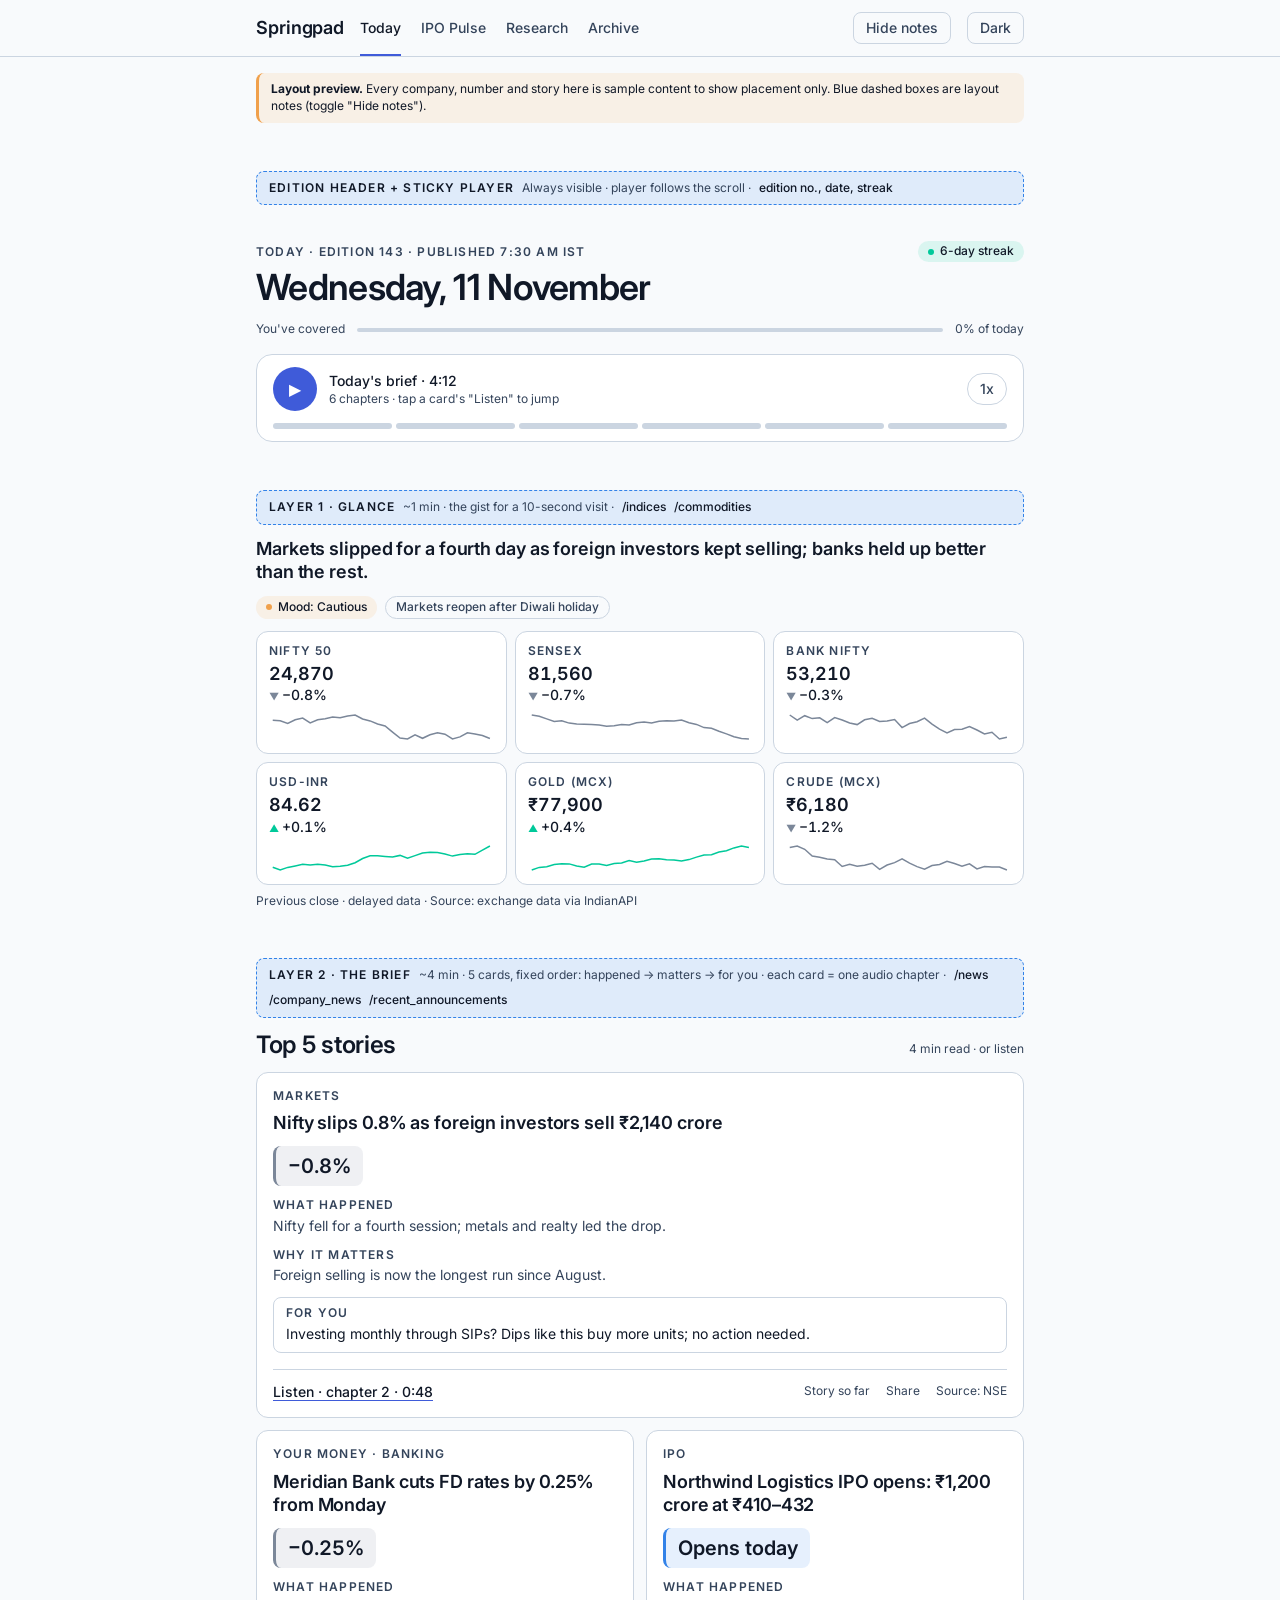
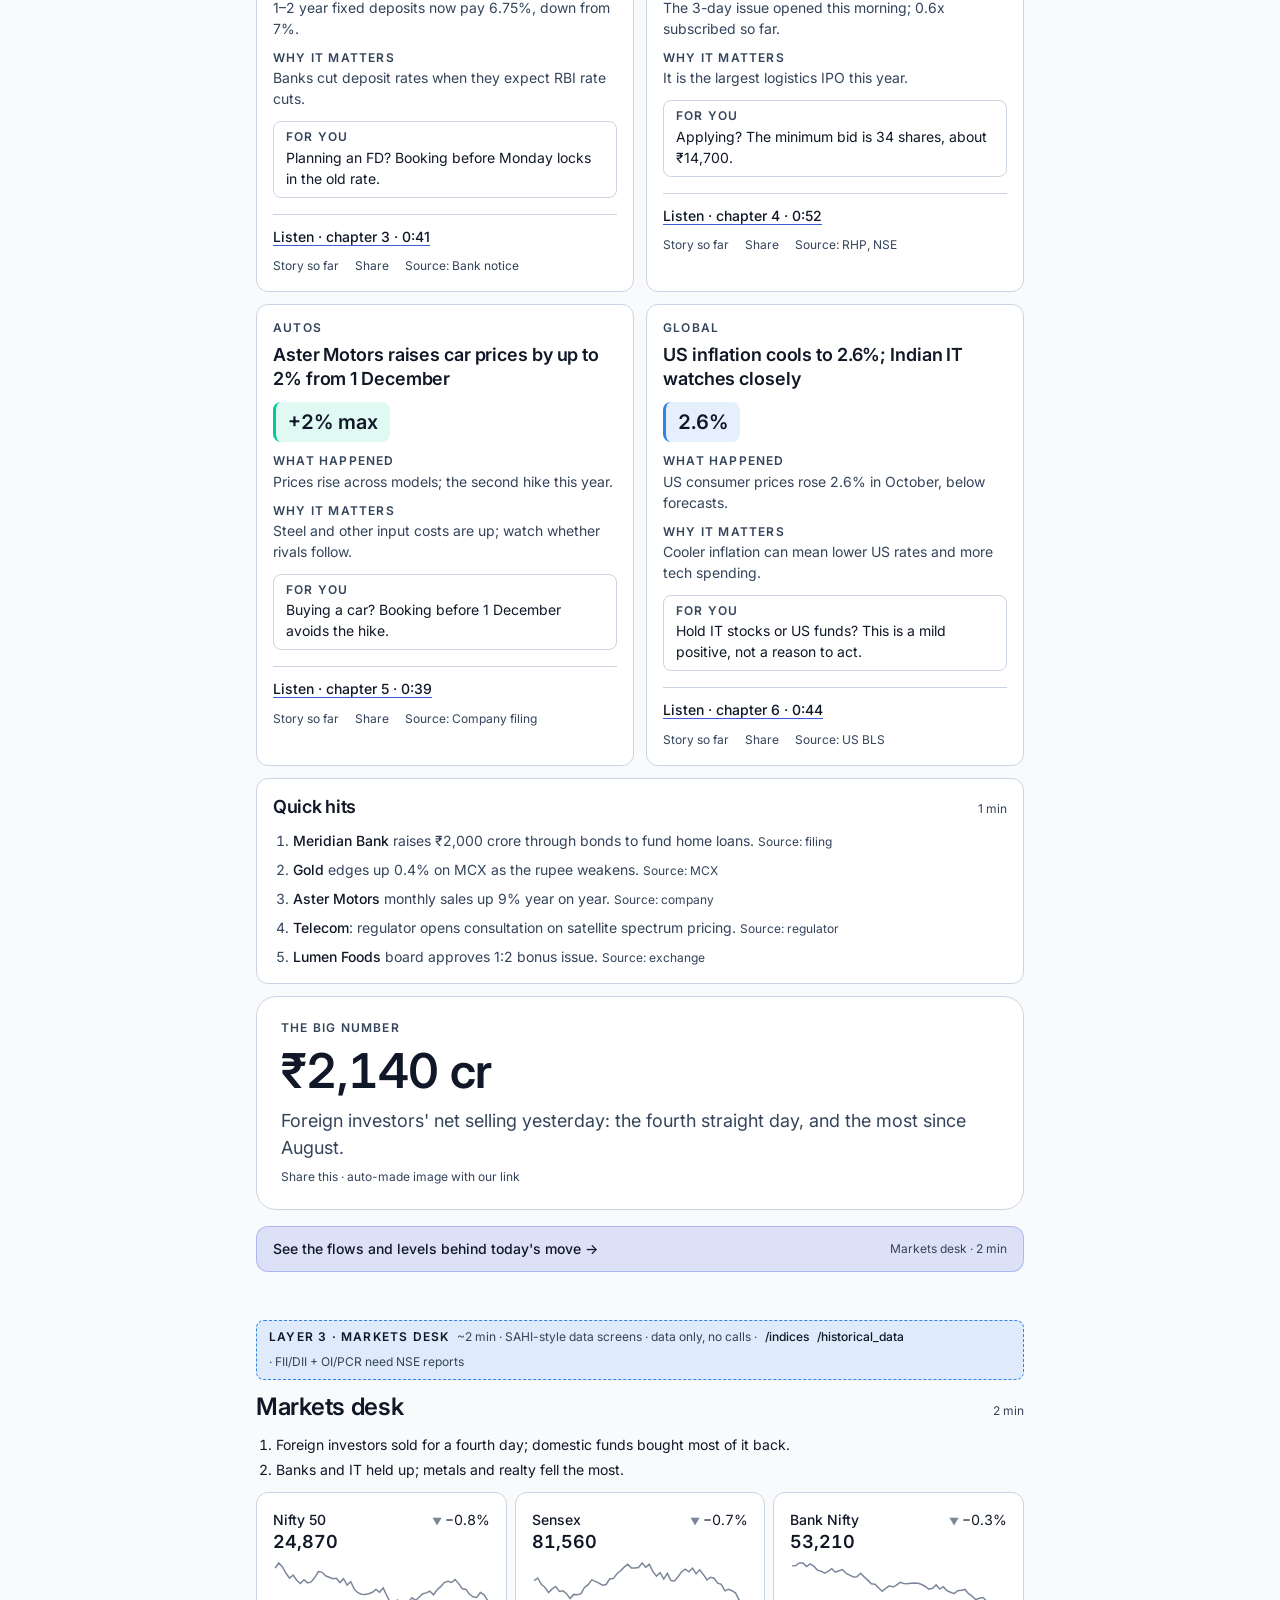
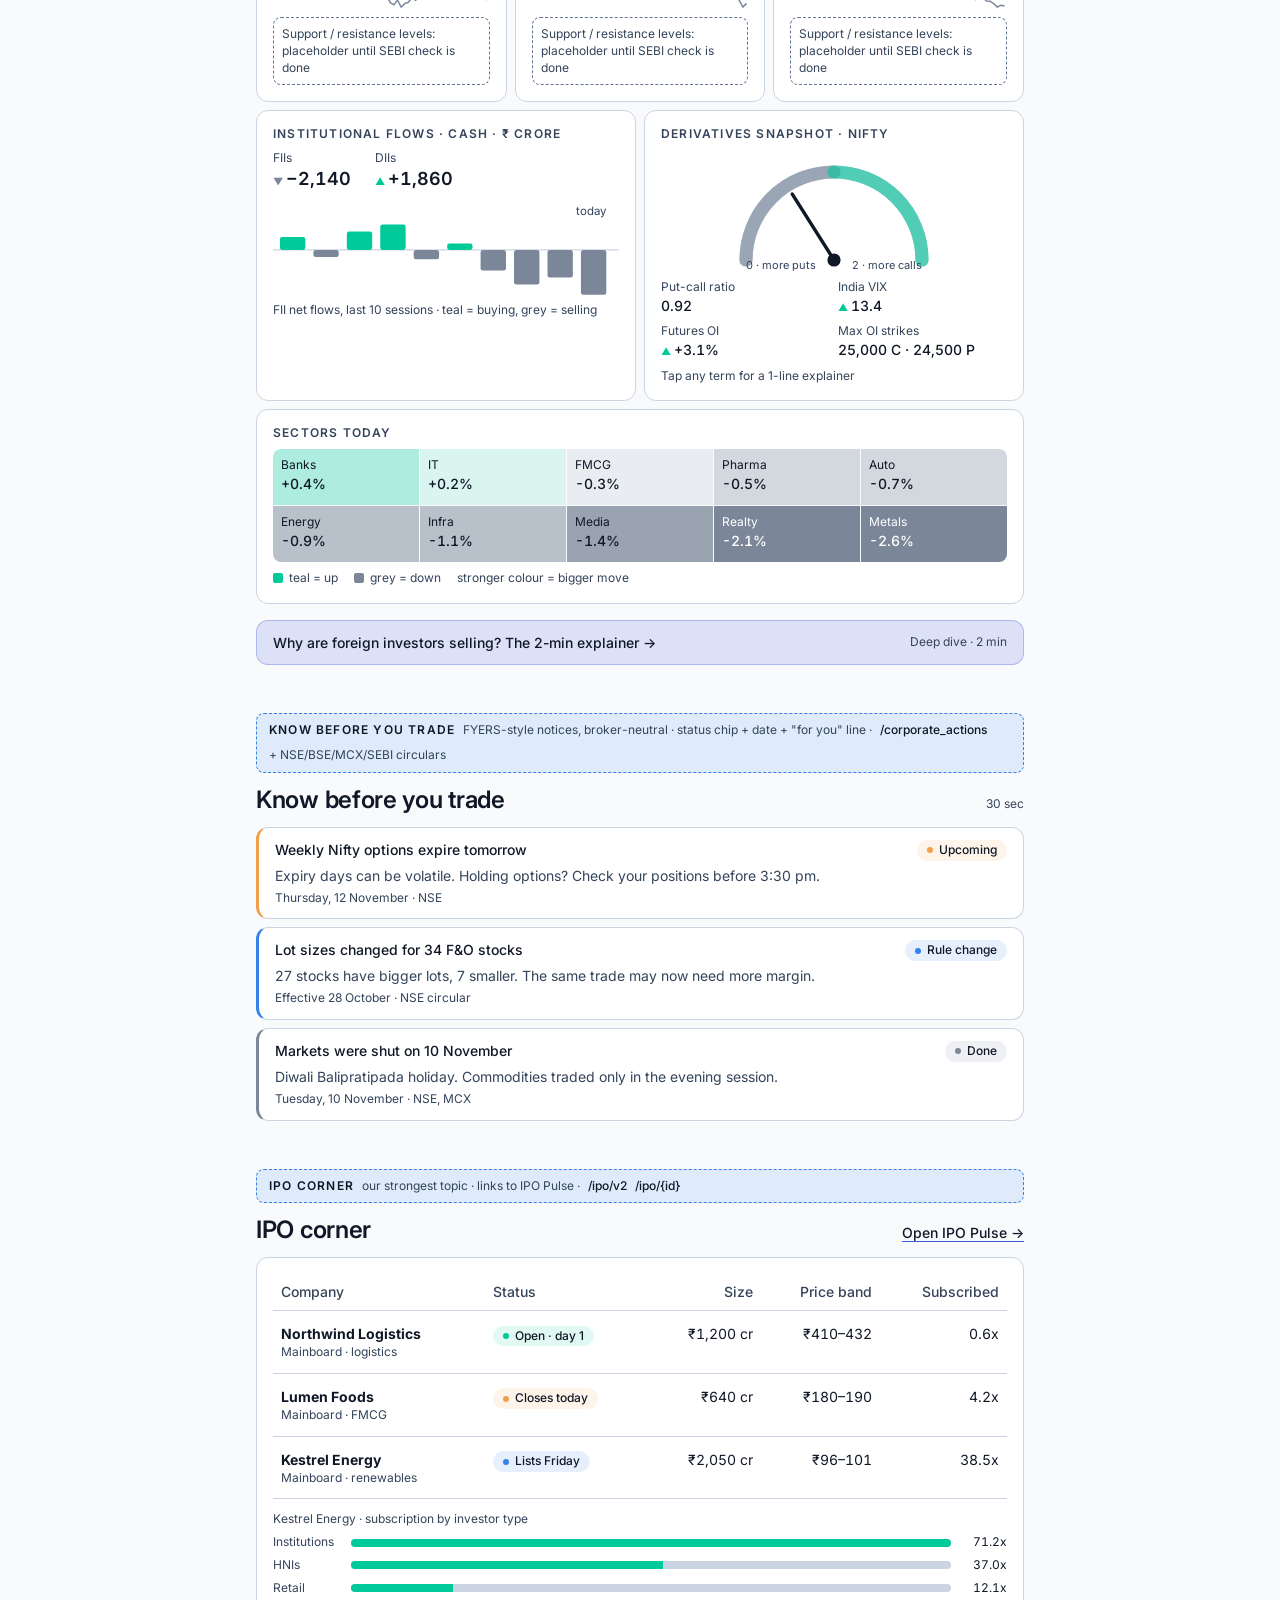
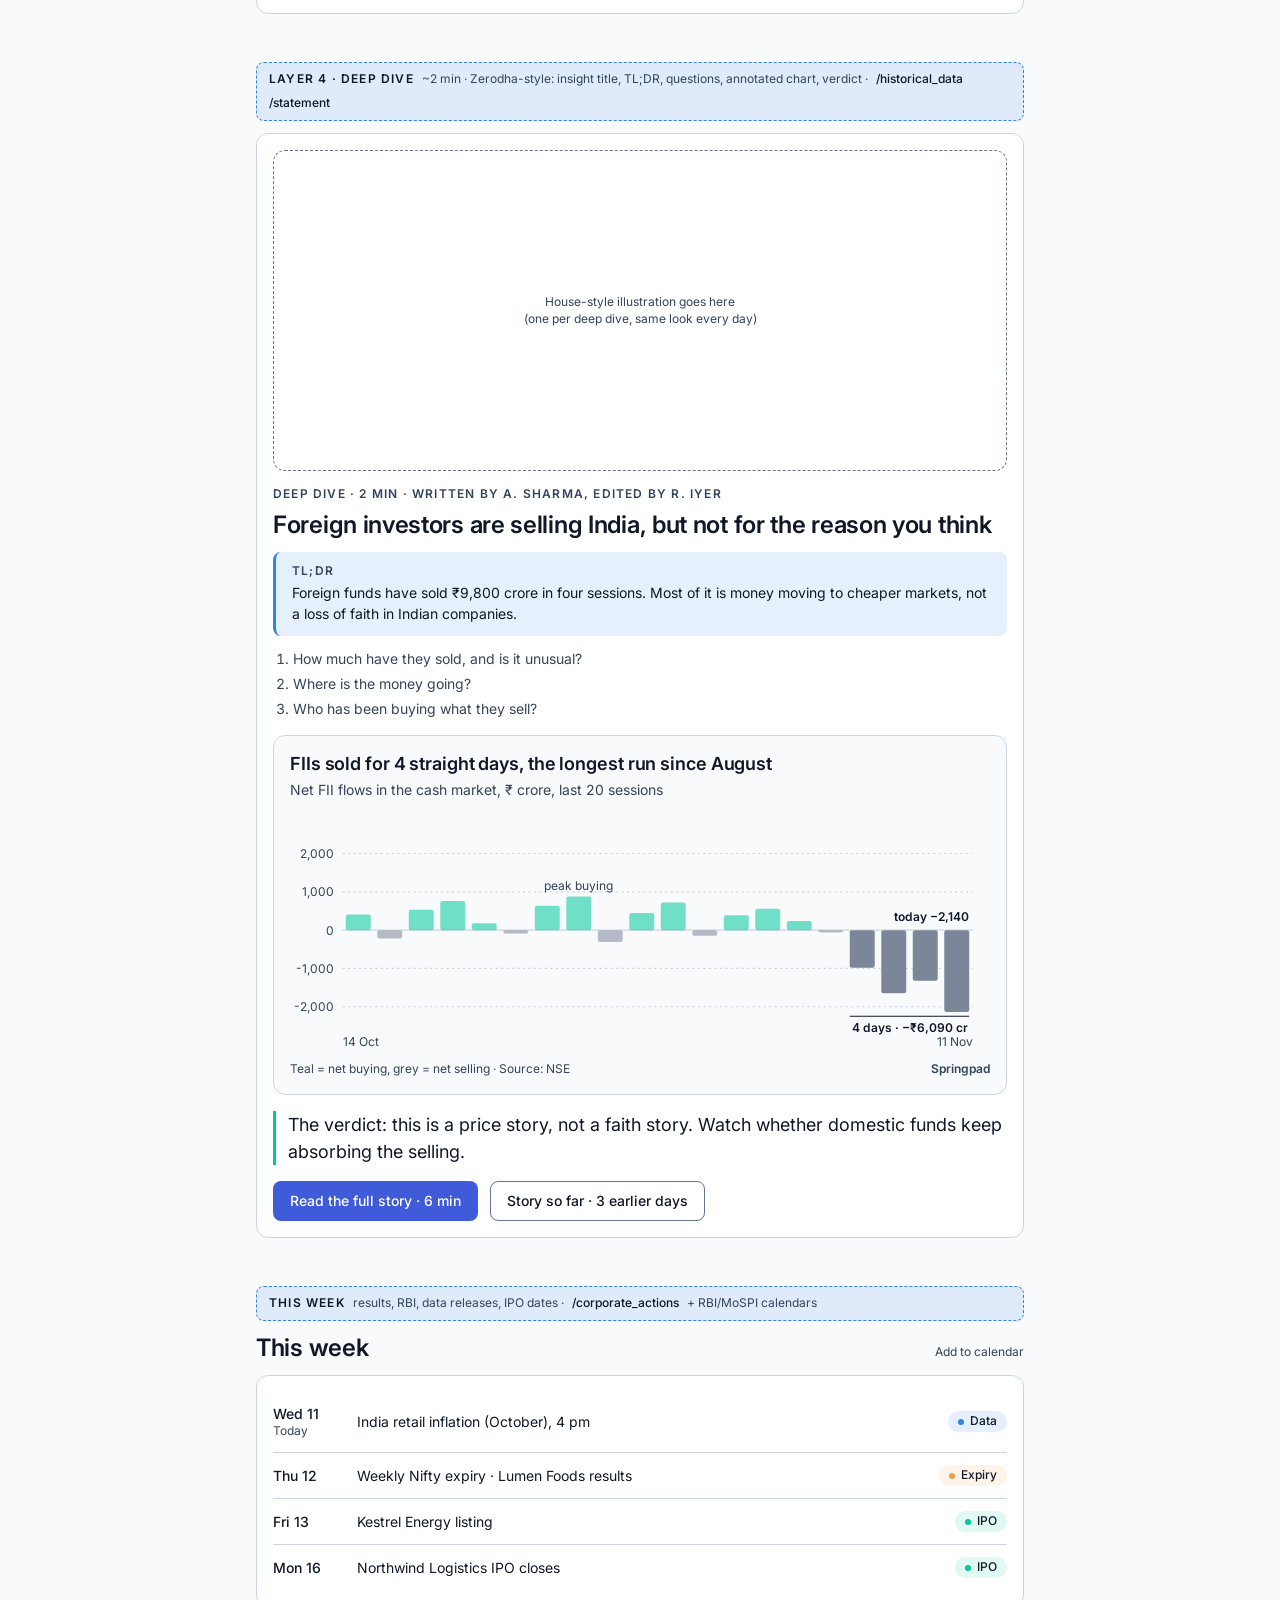
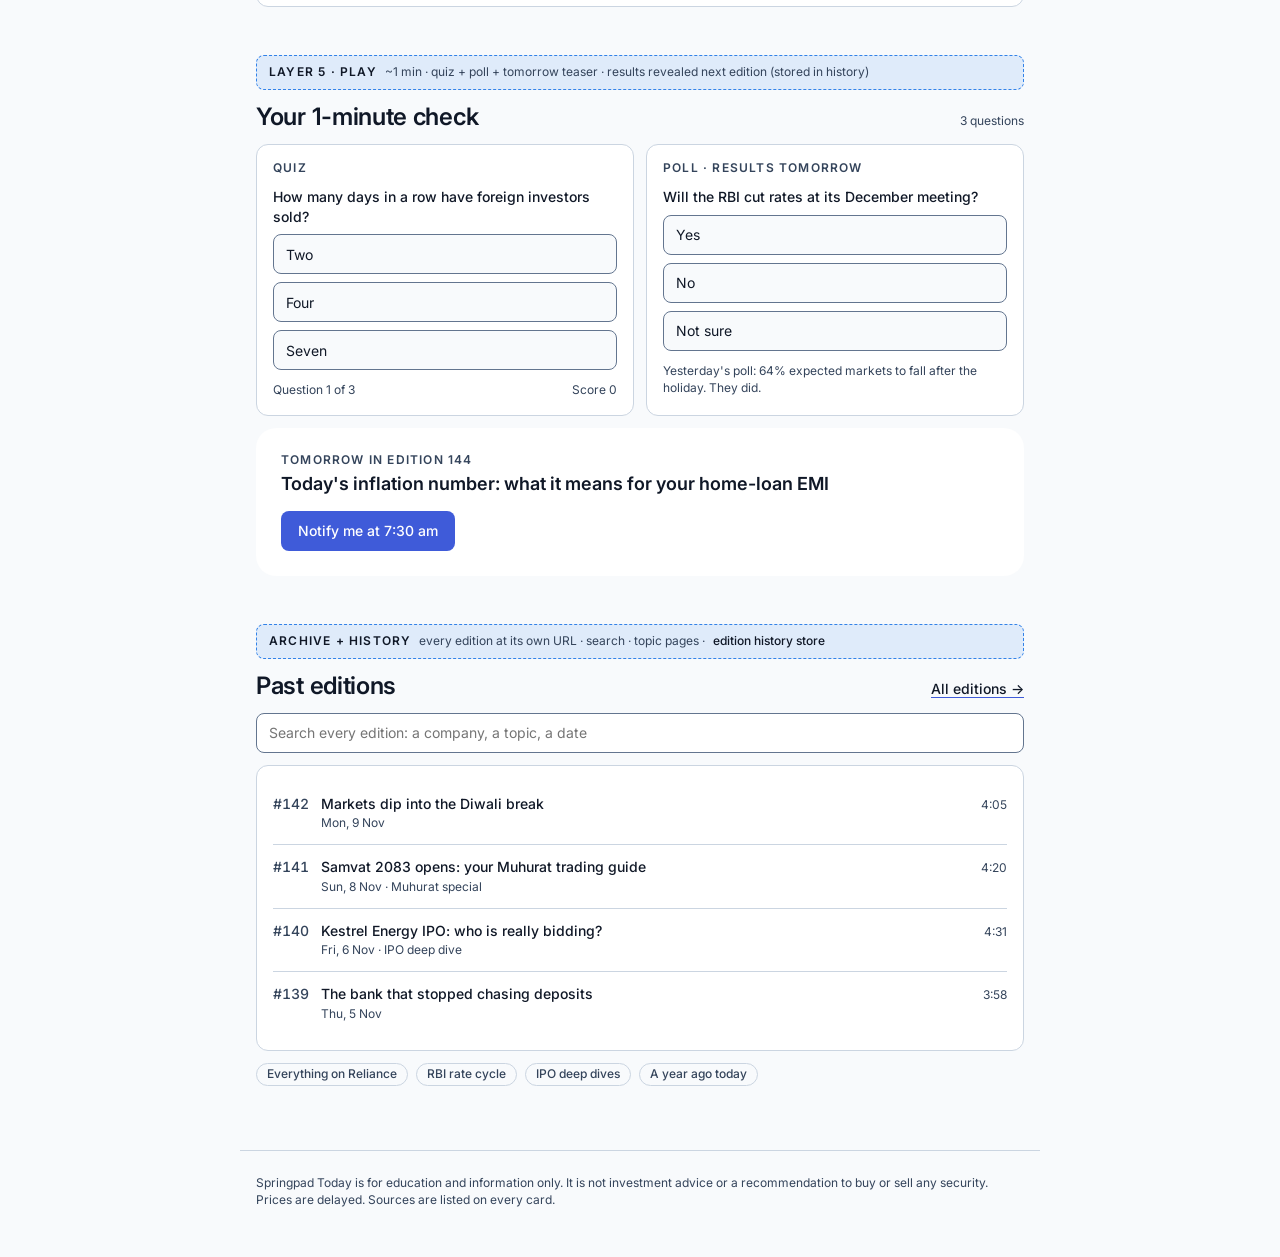
<file: today-tab-layout-v1-scroll.html>
<!doctype html>
<html lang="en">
<head>
<meta charset="utf-8">
<meta name="viewport" content="width=device-width, initial-scale=1">
<title>Today Tab Layout</title>
<link rel="preconnect" href="https://fonts.googleapis.com">
<link rel="stylesheet" href="https://fonts.googleapis.com/css2?family=Inter:ital,wght@0,300..900;1,400;1,500&display=swap">
<style>
:root{
  --white:#FFFFFF;--teal:#00C99A;--amber:#F0A04B;--red:#E05252;--blue:#3282E8;
  --indigo-500:#3F5BD9;--indigo-600:#3452C9;
  --slate-50:#F8FAFC;--slate-200:#CBD5E1;--slate-400:#8793A5;--slate-500:#7B8799;--slate-600:#63758F;
  --navy-600:#34445B;--navy-700:#252F3F;--navy-800:#1D2432;--navy-850:#171B26;--navy-900:#101827;
  --space-2:2px;--space-4:4px;--space-8:8px;--space-12:12px;--space-16:16px;--space-20:20px;
  --space-24:24px;--space-32:32px;--space-48:48px;--space-64:64px;
  --radius-6:6px;--radius-8:8px;--radius-12:12px;--radius-16:16px;--radius-20:20px;--radius-pill:9999px;
  --font-sans:"Inter",system-ui,-apple-system,"Segoe UI",Roboto,"Helvetica Neue",Arial,sans-serif;
  --type-display:600 48px/1.15 var(--font-sans);   --ls-display:-1px;
  --type-headline-lg:600 36px/1.2 var(--font-sans);--ls-headline-lg:-0.7px;
  --type-headline-md:600 24px/1.25 var(--font-sans);--ls-headline-md:-0.3px;
  --type-title:600 18px/1.3 var(--font-sans);      --ls-title:-0.1px;
  --type-body-lg:400 18px/1.5 var(--font-sans);
  --type-body-md:400 14px/1.5 var(--font-sans);
  --type-label:500 14px/1.4 var(--font-sans);
  --type-caption:400 12px/1.4 var(--font-sans);
  --type-data:500 14px/1.4 var(--font-sans);
  --type-eyebrow:600 12px/1.2 var(--font-sans);    --ls-eyebrow:1.2px;
}
:root,:root[data-theme="dark"]{color-scheme:dark;
  --surface-canvas:var(--navy-900);--surface-raised:var(--navy-850);--surface-elevated:var(--navy-800);
  --surface-glass:rgba(255,255,255,.06);--surface-hover:rgba(63,91,217,.15);--surface-hover-stroke:rgba(63,91,217,.30);
  --text-primary:var(--slate-50);--text-secondary:var(--slate-200);--text-tertiary:var(--slate-400);--text-disabled:var(--slate-600);
  --border-decorative:var(--navy-700);--border-control:var(--slate-400);--border-glass:rgba(255,255,255,.12);
  --focus-outer:var(--slate-200);
  --action-primary:var(--indigo-500);--action-hover:var(--indigo-600);--action-on-primary:var(--white);
  --fin-positive:var(--teal);--fin-negative:var(--slate-500);
  --fin-positive-soft:rgba(0,201,154,.12);--fin-negative-soft:rgba(123,135,153,.12);
  --fb-warning:var(--amber);--fb-error:var(--red);--fb-info:var(--blue);
  --fb-warning-soft:rgba(240,160,75,.12);--fb-error-soft:rgba(224,82,82,.12);--fb-info-soft:rgba(50,130,232,.12);
  --scrim:rgba(16,24,39,.72);--text-on-positive:var(--navy-900);--text-on-warning:var(--navy-900);
  --fig-pos:var(--teal);--fig-neg:var(--slate-500);}
@media (prefers-color-scheme:light){:root:not([data-theme="dark"]){color-scheme:light;
  --surface-canvas:var(--slate-50);--surface-raised:var(--white);--surface-elevated:var(--white);
  --text-primary:var(--navy-900);--text-secondary:var(--navy-600);--text-tertiary:var(--navy-600);--text-disabled:var(--slate-400);
  --border-decorative:var(--slate-200);--border-control:var(--slate-600);--focus-outer:var(--indigo-500);--scrim:rgba(16,24,39,.55);
  --fig-pos:var(--text-primary);--fig-neg:var(--text-primary);}}
:root[data-theme="light"]{color-scheme:light;
  --surface-canvas:var(--slate-50);--surface-raised:var(--white);--surface-elevated:var(--white);
  --text-primary:var(--navy-900);--text-secondary:var(--navy-600);--text-tertiary:var(--navy-600);--text-disabled:var(--slate-400);
  --border-decorative:var(--slate-200);--border-control:var(--slate-600);--focus-outer:var(--indigo-500);--scrim:rgba(16,24,39,.55);
  --fig-pos:var(--text-primary);--fig-neg:var(--text-primary);}
html{background:var(--surface-canvas)}
body{margin:0;background:var(--surface-canvas);color:var(--text-primary);font:var(--type-body-md);-webkit-font-smoothing:antialiased}
:focus-visible{outline:2px solid var(--focus-outer);outline-offset:2px}
*{box-sizing:border-box}
.num{font-variant-numeric:tabular-nums}

/* ---------- page frame ---------- */
.topbar{position:sticky;top:0;z-index:20;background:var(--surface-canvas);border-bottom:1px solid var(--border-decorative)}
.topbar-in{max-width:800px;margin:0 auto;padding:0 var(--space-16);display:flex;align-items:center;gap:var(--space-16);height:56px}
.brand{font:var(--type-title);letter-spacing:var(--ls-title)}
.tabs{display:flex;gap:var(--space-20);flex:1;overflow-x:auto}
.tabs a{font:var(--type-label);color:var(--text-tertiary);text-decoration:none;padding:18px 0 16px;border-bottom:2px solid transparent;white-space:nowrap}
.tabs a.on{color:var(--text-primary);border-bottom-color:var(--action-primary)}
.iconbtn{font:var(--type-label);background:none;border:1px solid var(--border-decorative);color:var(--text-secondary);border-radius:var(--radius-8);height:32px;padding:0 var(--space-12);cursor:pointer;white-space:nowrap}
.iconbtn:hover{background:var(--surface-hover);border-color:var(--surface-hover-stroke)}
main{max-width:800px;margin:0 auto;padding:0 var(--space-16) var(--space-64)}

/* ---------- layout notes (toggle) ---------- */
.anno{display:flex;flex-wrap:wrap;gap:var(--space-8);align-items:center;margin:var(--space-48) 0 var(--space-12);padding:var(--space-8) var(--space-12);border:1px dashed var(--fb-info);border-radius:var(--radius-8);background:var(--fb-info-soft);font:var(--type-caption);color:var(--text-secondary)}
.anno b{font:var(--type-eyebrow);letter-spacing:var(--ls-eyebrow);text-transform:uppercase;color:var(--text-primary)}
.anno code{font:var(--type-caption);font-family:var(--font-sans);font-weight:500;color:var(--text-primary)}
body.clean .anno{display:none}
body.clean .layer-gap{margin-top:var(--space-48)}

/* ---------- shared pieces ---------- */
.eyebrow{font:var(--type-eyebrow);letter-spacing:var(--ls-eyebrow);text-transform:uppercase;color:var(--text-tertiary)}
.card{background:var(--surface-raised);border:1px solid var(--border-decorative);border-radius:var(--radius-12);padding:var(--space-16)}
.sec-title{display:flex;align-items:baseline;justify-content:space-between;gap:var(--space-12);margin:0 0 var(--space-12)}
.sec-title h2{font:var(--type-headline-md);letter-spacing:var(--ls-headline-md);margin:0}
.sec-title .time{font:var(--type-caption);color:var(--text-tertiary);white-space:nowrap}
.chip{display:inline-flex;align-items:center;gap:6px;font:500 12px/1.4 var(--font-sans);padding:2px 10px;border-radius:var(--radius-pill);white-space:nowrap}
.chip::before{content:"";width:6px;height:6px;border-radius:50%;background:currentColor}
.chip.pos{background:var(--fin-positive-soft);color:var(--fig-pos)}.chip.pos::before{background:var(--teal)}
.chip.neg{background:var(--fin-negative-soft);color:var(--fig-neg)}.chip.neg::before{background:var(--slate-500)}
.chip.warn{background:var(--fb-warning-soft);color:var(--text-primary)}.chip.warn::before{background:var(--amber)}
.chip.info{background:var(--fb-info-soft);color:var(--text-primary)}.chip.info::before{background:var(--blue)}
.chip.plain{background:var(--surface-glass);color:var(--text-secondary);border:1px solid var(--border-decorative)}.chip.plain::before{display:none}
.up{color:var(--fig-pos)}.down{color:var(--fig-neg)}
.mark-up::before{content:"▲ ";color:var(--teal);font-size:10px}.mark-down::before{content:"▼ ";color:var(--slate-500);font-size:10px}
.src{font:var(--type-caption);color:var(--text-tertiary)}
.btn{font:var(--type-label);border-radius:var(--radius-8);height:40px;padding:0 var(--space-16);cursor:pointer;border:1px solid transparent}
.btn.primary{background:var(--action-primary);color:var(--action-on-primary)}.btn.primary:hover{background:var(--action-hover)}
.btn.secondary{background:none;border-color:var(--border-control);color:var(--text-primary)}.btn.secondary:hover{background:var(--surface-hover)}
.next{display:flex;justify-content:space-between;align-items:center;gap:var(--space-12);margin-top:var(--space-16);padding:var(--space-12) var(--space-16);border-radius:var(--radius-12);background:var(--surface-hover);border:1px solid var(--surface-hover-stroke);color:var(--text-primary);text-decoration:none;font:var(--type-label)}
.next span:last-child{color:var(--text-tertiary);font:var(--type-caption)}
a.link{color:var(--text-primary);text-decoration:underline;text-decoration-color:var(--action-primary);text-underline-offset:3px}

/* ---------- edition header + player ---------- */
.edhead{padding-top:var(--space-24)}
.edhead-row{display:flex;justify-content:space-between;align-items:center;gap:var(--space-12);flex-wrap:wrap}
.edhead h1{font:var(--type-headline-lg);letter-spacing:var(--ls-headline-lg);margin:var(--space-4) 0 0}
.progress{margin-top:var(--space-12);display:flex;align-items:center;gap:var(--space-12);font:var(--type-caption);color:var(--text-tertiary)}
.progress .bar{flex:1;height:4px;border-radius:var(--radius-pill);background:var(--border-decorative);overflow:hidden}
.progress .bar i{display:block;height:100%;width:0;background:var(--teal);transition:width .3s}
.player{position:sticky;top:57px;z-index:15;margin-top:var(--space-16);background:var(--surface-elevated);border:1px solid var(--border-decorative);border-radius:var(--radius-16);padding:var(--space-12) var(--space-16);display:grid;grid-template-columns:auto 1fr auto;gap:var(--space-12);align-items:center}
.play{width:44px;height:44px;border-radius:50%;border:none;background:var(--action-primary);color:var(--white);cursor:pointer;font-size:16px}
.play:hover{background:var(--action-hover)}
.p-title{font:var(--type-label)}
.p-sub{font:var(--type-caption);color:var(--text-tertiary)}
.chapters{grid-column:1/-1;display:flex;gap:var(--space-4)}
.chapters button{flex:1;height:6px;border:none;border-radius:var(--radius-pill);background:var(--border-decorative);cursor:pointer;padding:0}
.chapters button.done{background:var(--teal)}
.chapters button.now{background:var(--action-primary)}
.speed{font:var(--type-label);background:none;border:1px solid var(--border-decorative);color:var(--text-secondary);border-radius:var(--radius-pill);height:32px;padding:0 var(--space-12);cursor:pointer}

/* ---------- layer 1: glance ---------- */
.dayline{font:var(--type-title);letter-spacing:var(--ls-title);margin:0 0 var(--space-12)}
.snap{display:grid;grid-template-columns:repeat(3,1fr);gap:var(--space-8)}
.tile{background:var(--surface-raised);border:1px solid var(--border-decorative);border-radius:var(--radius-12);padding:var(--space-12)}
.tile .v{font:600 18px/1.3 var(--font-sans);font-variant-numeric:tabular-nums;margin-top:var(--space-4)}
.tile .d{font:var(--type-data);font-variant-numeric:tabular-nums}
.tile svg{display:block;width:100%;height:28px;margin-top:var(--space-8)}

/* ---------- layer 2: brief ---------- */
.stories{display:grid;gap:var(--space-12)}
.story{scroll-margin-top:150px}
.story.playing{border-color:var(--action-primary);box-shadow:0 0 0 1px var(--action-primary)}
.story .tag{font:var(--type-eyebrow);letter-spacing:var(--ls-eyebrow);text-transform:uppercase;color:var(--text-tertiary)}
.story h3{font:var(--type-title);letter-spacing:var(--ls-title);margin:var(--space-8) 0 var(--space-12)}
.story .hero-n{display:inline-block;font:600 20px/1.2 var(--font-sans);font-variant-numeric:tabular-nums;padding:var(--space-8) var(--space-12);border-radius:var(--radius-8);background:var(--fin-negative-soft);border-left:3px solid var(--slate-500);margin-bottom:var(--space-12)}
.story .hero-n.pos{background:var(--fin-positive-soft);border-left-color:var(--teal)}
.story .hero-n.info{background:var(--fb-info-soft);border-left-color:var(--blue)}
.three{display:grid;gap:var(--space-12)}
.three div p{margin:2px 0 0;color:var(--text-secondary)}
.three .for-you{padding:var(--space-8) var(--space-12);border-radius:var(--radius-8);background:var(--surface-glass);border:1px solid var(--border-decorative)}
.three .for-you p{color:var(--text-primary)}
.story-foot{display:flex;justify-content:space-between;align-items:center;gap:var(--space-12);flex-wrap:wrap;margin-top:var(--space-16);padding-top:var(--space-12);border-top:1px solid var(--border-decorative)}
.listen{font:var(--type-label);background:none;border:none;color:var(--text-primary);cursor:pointer;padding:0;text-decoration:underline;text-decoration-color:var(--action-primary);text-underline-offset:3px}
.foot-links{display:flex;gap:var(--space-16);font:var(--type-caption);color:var(--text-tertiary)}
.quick{margin-top:var(--space-12)}
.quick ol{margin:0;padding-left:20px;display:grid;gap:var(--space-8)}
.quick li{color:var(--text-secondary)}
.quick li b{color:var(--text-primary);font-weight:500}
.bignum{margin-top:var(--space-12);border-radius:var(--radius-20);padding:var(--space-24);background:var(--surface-raised);border:1px solid var(--border-decorative);display:grid;gap:var(--space-8)}
.bignum .n{font:var(--type-display);letter-spacing:var(--ls-display);font-variant-numeric:tabular-nums}
.bignum p{margin:0;color:var(--text-secondary);font:var(--type-body-lg)}

/* ---------- layer 3: markets desk ---------- */
.takeaways{margin:0 0 var(--space-12);padding-left:20px;display:grid;gap:var(--space-4)}
.desk-grid{display:grid;grid-template-columns:repeat(3,1fr);gap:var(--space-8)}
.idx .row{display:flex;justify-content:space-between;align-items:baseline}
.idx .name{font:var(--type-label)}
.idx svg{display:block;width:100%;height:48px;margin:var(--space-8) 0}
.levels{border:1px dashed var(--border-control);border-radius:var(--radius-8);padding:var(--space-8);font:var(--type-caption);color:var(--text-tertiary)}
.duo{display:grid;grid-template-columns:1fr 1fr;gap:var(--space-8);margin-top:var(--space-8)}
.flows .pair{display:flex;gap:var(--space-24);margin:var(--space-8) 0}
.flows .pair div{font:var(--type-caption);color:var(--text-tertiary)}
.flows .pair b{display:block;font:600 18px/1.3 var(--font-sans);font-variant-numeric:tabular-nums;color:var(--text-primary)}
.flows svg{display:block;width:100%}
.deriv svg{display:block;width:100%;max-width:220px;height:auto;margin:var(--space-8) auto 0}
.deriv .stats{display:grid;grid-template-columns:1fr 1fr;gap:var(--space-8);margin-top:var(--space-8)}
.deriv .stats div{font:var(--type-caption);color:var(--text-tertiary)}
.deriv .stats b{display:block;font:var(--type-data);font-variant-numeric:tabular-nums;color:var(--text-primary)}
.heat{display:grid;grid-template-columns:repeat(5,1fr);gap:1px;background:var(--surface-canvas);border-radius:var(--radius-8);overflow:hidden;margin-top:var(--space-8)}
.heat div{padding:var(--space-8);min-height:56px;font:var(--type-caption);color:var(--text-primary)}
.heat div b{display:block;font:var(--type-data);font-variant-numeric:tabular-nums}
.legend{display:flex;gap:var(--space-16);margin-top:var(--space-8);font:var(--type-caption);color:var(--text-tertiary)}
.legend i{display:inline-block;width:10px;height:10px;border-radius:2px;margin-right:6px;vertical-align:-1px}

/* ---------- rules strip ---------- */
.notices{display:grid;gap:var(--space-8)}
.notice{display:grid;grid-template-columns:1fr auto;gap:var(--space-4) var(--space-12);padding:var(--space-12) var(--space-16);border-radius:var(--radius-12);background:var(--surface-raised);border:1px solid var(--border-decorative);border-left:3px solid var(--blue)}
.notice.warn{border-left-color:var(--amber)}
.notice.done{border-left-color:var(--slate-500)}
.notice h4{margin:0;font:var(--type-label)}
.notice p{margin:0;grid-column:1/-1;color:var(--text-secondary)}
.notice .when{font:var(--type-caption);color:var(--text-tertiary);grid-column:1/-1}

/* ---------- IPO corner ---------- */
.ipo-table{width:100%;border-collapse:collapse}
.ipo-table th{font:var(--type-label);color:var(--text-tertiary);text-align:left;padding:var(--space-8);border-bottom:1px solid var(--border-decorative)}
.ipo-table td{padding:var(--space-12) var(--space-8);border-bottom:1px solid var(--border-decorative);vertical-align:top}
.ipo-table td.n,.ipo-table th.n{text-align:right;font-variant-numeric:tabular-nums}
.ipo-table tr:hover td{background:var(--surface-hover)}
.scroll-x{overflow-x:auto}
.subbars{display:grid;gap:6px;margin-top:var(--space-12)}
.subbars .r{display:grid;grid-template-columns:70px 1fr 48px;gap:var(--space-8);align-items:center;font:var(--type-caption);color:var(--text-tertiary)}
.subbars .t{height:8px;border-radius:var(--radius-pill);background:var(--border-decorative);overflow:hidden}
.subbars .t i{display:block;height:100%;background:var(--teal)}
.subbars .r span:last-child{color:var(--text-primary);text-align:right;font-variant-numeric:tabular-nums}

/* ---------- deep dive ---------- */
.deep .illus{aspect-ratio:16/7;border-radius:var(--radius-12);border:1px dashed var(--border-control);display:grid;place-items:center;color:var(--text-tertiary);font:var(--type-caption);background:var(--surface-glass);margin-bottom:var(--space-16);text-align:center;padding:var(--space-16)}
.deep h3{font:var(--type-headline-md);letter-spacing:var(--ls-headline-md);margin:var(--space-8) 0}
.tldr{padding:var(--space-12) var(--space-16);border-radius:var(--radius-8);background:var(--fb-info-soft);border-left:3px solid var(--blue);margin:var(--space-12) 0}
.tldr p{margin:var(--space-4) 0 0}
.qs{margin:var(--space-12) 0;padding-left:20px;color:var(--text-secondary);display:grid;gap:var(--space-4)}
.chartbox{margin:var(--space-16) 0;padding:var(--space-16);border-radius:var(--radius-12);border:1px solid var(--border-decorative);background:var(--surface-canvas)}
.chartbox h4{margin:0;font:var(--type-title);letter-spacing:var(--ls-title)}
.chartbox .sub{margin:var(--space-4) 0 var(--space-12);color:var(--text-secondary)}
.chartbox svg{display:block;width:100%;height:auto}
.cwrap{overflow-x:auto}
@media (max-width:640px){.chartbox svg{min-width:540px}}
.chartbox .foot{display:flex;justify-content:space-between;gap:var(--space-12);margin-top:var(--space-8);font:var(--type-caption);color:var(--text-tertiary)}
.verdict{font:var(--type-body-lg);border-left:3px solid var(--teal);padding-left:var(--space-12);margin:var(--space-16) 0}

/* ---------- calendar ---------- */
.cal{display:grid;gap:0}
.cal .r{display:grid;grid-template-columns:72px 1fr auto;gap:var(--space-12);padding:var(--space-12) 0;border-bottom:1px solid var(--border-decorative);align-items:center}
.cal .r:last-child{border-bottom:none}
.cal .d{font:var(--type-label)}
.cal .d small{display:block;font:var(--type-caption);color:var(--text-tertiary)}

/* ---------- play ---------- */
.play-grid{display:grid;grid-template-columns:1fr 1fr;gap:var(--space-12)}
.quiz .q{font:var(--type-label);margin:var(--space-12) 0 var(--space-8)}
.opts{display:grid;gap:var(--space-8)}
.opts button{text-align:left;font:var(--type-body-md);color:var(--text-primary);background:var(--surface-canvas);border:1px solid var(--border-control);border-radius:var(--radius-8);padding:var(--space-8) var(--space-12);cursor:pointer;min-height:40px}
.opts button:hover{background:var(--surface-hover)}
.opts button.right{border-color:var(--teal);background:var(--fin-positive-soft)}
.opts button.wrong{border-color:var(--slate-500);background:var(--fin-negative-soft)}
.qnav{display:flex;justify-content:space-between;align-items:center;margin-top:var(--space-12);font:var(--type-caption);color:var(--text-tertiary)}
.poll .opts button{position:relative;overflow:hidden}
.poll .opts button i{position:absolute;inset:0 auto 0 0;background:var(--surface-hover);width:0;transition:width .4s}
.poll .opts button span{position:relative;display:flex;justify-content:space-between}
.teaser{margin-top:var(--space-12);border-radius:var(--radius-20);padding:var(--space-24);background:var(--surface-elevated);border:1px solid var(--border-glass);display:flex;justify-content:space-between;align-items:center;gap:var(--space-16);flex-wrap:wrap}
.teaser h3{margin:var(--space-4) 0 0;font:var(--type-title)}

/* ---------- archive ---------- */
.search{width:100%;height:40px;border-radius:var(--radius-8);border:1px solid var(--border-control);background:var(--surface-raised);color:var(--text-primary);padding:0 var(--space-12);font:var(--type-body-md);margin-bottom:var(--space-12)}
.arch .r{display:grid;grid-template-columns:auto 1fr auto;gap:var(--space-12);padding:var(--space-12) 0;border-bottom:1px solid var(--border-decorative);align-items:baseline}
.arch .r:last-child{border-bottom:none}
.arch .no{font:var(--type-data);color:var(--text-tertiary);font-variant-numeric:tabular-nums}
.arch .t{font:var(--type-label)}
.arch .t small{display:block;font:var(--type-caption);color:var(--text-tertiary);margin-top:2px}
.topics{display:flex;flex-wrap:wrap;gap:var(--space-8);margin-top:var(--space-12)}

footer{max-width:800px;margin:0 auto;padding:var(--space-24) var(--space-16) var(--space-48);border-top:1px solid var(--border-decorative);font:var(--type-caption);color:var(--text-tertiary)}
.sample-banner{max-width:800px;margin:var(--space-16) auto 0;padding:0 var(--space-16)}
.sample-banner div{padding:var(--space-8) var(--space-12);border-radius:var(--radius-8);background:var(--fb-warning-soft);border-left:3px solid var(--amber);font:var(--type-caption);color:var(--text-primary)}

/* ---------- responsive ---------- */
@media (max-width:640px){
  .edhead h1{font:var(--type-headline-md);letter-spacing:var(--ls-headline-md)}
  .snap{grid-template-columns:repeat(2,1fr)}
  .desk-grid{grid-template-columns:1fr}
  .duo,.play-grid{grid-template-columns:1fr}
  .heat{grid-template-columns:repeat(3,1fr)}
  .bignum .n{font:var(--type-headline-lg);letter-spacing:var(--ls-headline-lg)}
  .tabs a:not(.on){display:none}
  .player{top:57px}
}
@media (min-width:900px){
  .stories{grid-template-columns:1fr 1fr}
  .stories .story:first-child{grid-column:1/-1}
}
</style>
</head>
<body>

<header class="topbar">
  <div class="topbar-in">
    <div class="brand">Springpad</div>
    <nav class="tabs" aria-label="Sections">
      <a href="#" class="on">Today</a><a href="#">IPO Pulse</a><a href="#">Research</a><a href="#">Archive</a>
    </nav>
    <button class="iconbtn" id="notesBtn" aria-pressed="true">Hide notes</button>
    <button class="iconbtn" id="themeBtn">Light</button>
  </div>
</header>

<div class="sample-banner"><div><b>Layout preview.</b> Every company, number and story here is sample content to show placement only. Blue dashed boxes are layout notes (toggle "Hide notes").</div></div>

<main>

  <!-- ===== EDITION HEADER + PLAYER ===== -->
  <div class="anno"><b>Edition header + sticky player</b> Always visible · player follows the scroll · <code>edition no., date, streak</code></div>
  <section class="edhead" aria-label="Edition">
    <div class="edhead-row">
      <div class="eyebrow">Today · Edition 143 · Published 7:30 am IST</div>
      <span class="chip pos">6-day streak</span>
    </div>
    <h1>Wednesday, 11 November</h1>
    <div class="progress"><span>You've covered</span><div class="bar"><i id="progBar"></i></div><span id="progTxt" class="num">0% of today</span></div>
  </section>

  <div class="player" role="region" aria-label="Audio briefing">
    <button class="play" id="playBtn" aria-label="Play today's brief">▶</button>
    <div>
      <div class="p-title" id="pTitle">Today's brief · 4:12</div>
      <div class="p-sub" id="pSub">6 chapters · tap a card's "Listen" to jump</div>
    </div>
    <button class="speed" id="speedBtn">1x</button>
    <div class="chapters" id="chapters" aria-label="Chapters"></div>
  </div>

  <!-- ===== LAYER 1: GLANCE ===== -->
  <div class="anno"><b>Layer 1 · Glance</b> ~1 min · the gist for a 10-second visit · <code>/indices</code> <code>/commodities</code></div>
  <section aria-label="Glance">
    <p class="dayline">Markets slipped for a fourth day as foreign investors kept selling; banks held up better than the rest.</p>
    <div style="display:flex;gap:8px;flex-wrap:wrap;margin-bottom:12px">
      <span class="chip warn">Mood: Cautious</span>
      <span class="chip plain">Markets reopen after Diwali holiday</span>
    </div>
    <div class="snap" id="snap"></div>
    <p class="src" style="margin-top:8px">Previous close · delayed data · Source: exchange data via IndianAPI</p>
  </section>

  <!-- ===== LAYER 2: THE BRIEF ===== -->
  <div class="anno"><b>Layer 2 · The brief</b> ~4 min · 5 cards, fixed order: happened → matters → for you · each card = one audio chapter · <code>/news</code> <code>/company_news</code> <code>/recent_announcements</code></div>
  <section aria-label="Top stories">
    <div class="sec-title"><h2>Top 5 stories</h2><span class="time">4 min read · or listen</span></div>
    <div class="stories" id="stories"></div>

    <div class="card quick">
      <div class="sec-title"><h2 style="font:var(--type-title)">Quick hits</h2><span class="time">1 min</span></div>
      <ol>
        <li><b>Meridian Bank</b> raises ₹2,000 crore through bonds to fund home loans. <span class="src">Source: filing</span></li>
        <li><b>Gold</b> edges up 0.4% on MCX as the rupee weakens. <span class="src">Source: MCX</span></li>
        <li><b>Aster Motors</b> monthly sales up 9% year on year. <span class="src">Source: company</span></li>
        <li><b>Telecom</b>: regulator opens consultation on satellite spectrum pricing. <span class="src">Source: regulator</span></li>
        <li><b>Lumen Foods</b> board approves 1:2 bonus issue. <span class="src">Source: exchange</span></li>
      </ol>
    </div>

    <div class="bignum" aria-label="The big number">
      <div class="eyebrow">The big number</div>
      <div class="n">₹2,140 cr</div>
      <p>Foreign investors' net selling yesterday: the fourth straight day, and the most since August.</p>
      <div class="src">Share this · auto-made image with our link</div>
    </div>
    <a class="next" href="#desk"><span>See the flows and levels behind today's move →</span><span>Markets desk · 2 min</span></a>
  </section>

  <!-- ===== LAYER 3: MARKETS DESK ===== -->
  <div class="anno" id="desk"><b>Layer 3 · Markets desk</b> ~2 min · SAHI-style data screens · data only, no calls · <code>/indices</code> <code>/historical_data</code> · FII/DII + OI/PCR need NSE reports</div>
  <section aria-label="Markets desk">
    <div class="sec-title"><h2>Markets desk</h2><span class="time">2 min</span></div>
    <ol class="takeaways">
      <li>Foreign investors sold for a fourth day; domestic funds bought most of it back.</li>
      <li>Banks and IT held up; metals and realty fell the most.</li>
    </ol>
    <div class="desk-grid" id="idxGrid"></div>

    <div class="duo">
      <div class="card flows">
        <div class="eyebrow">Institutional flows · cash · ₹ crore</div>
        <div class="pair">
          <div>FIIs<b class="num"><span class="mark-down"></span>−2,140</b></div>
          <div>DIIs<b class="num"><span class="mark-up"></span>+1,860</b></div>
        </div>
        <svg id="flowBars" viewBox="0 0 300 90" role="img" aria-label="FII net flows, last 10 days"></svg>
        <div class="src">FII net flows, last 10 sessions · teal = buying, grey = selling</div>
      </div>
      <div class="card deriv">
        <div class="eyebrow">Derivatives snapshot · Nifty</div>
        <svg viewBox="0 0 200 110" role="img" aria-label="Put-call ratio gauge at 0.92">
          <path d="M20 100 A80 80 0 0 1 180 100" fill="none" stroke="var(--border-decorative)" stroke-width="12" stroke-linecap="round"/>
          <path d="M20 100 A80 80 0 0 1 100 20" fill="none" stroke="var(--slate-500)" stroke-width="12" stroke-linecap="round" opacity=".6"/>
          <path d="M100 20 A80 80 0 0 1 180 100" fill="none" stroke="var(--teal)" stroke-width="12" stroke-linecap="round" opacity=".6"/>
          <line x1="100" y1="100" x2="62" y2="40" stroke="var(--text-primary)" stroke-width="3" stroke-linecap="round"/>
          <circle cx="100" cy="100" r="6" fill="var(--text-primary)"/>
          <text x="20" y="108" font-size="10" fill="var(--text-tertiary)" font-family="Inter">0 · more puts</text>
          <text x="180" y="108" font-size="10" fill="var(--text-tertiary)" font-family="Inter" text-anchor="end">2 · more calls</text>
        </svg>
        <div class="stats">
          <div>Put-call ratio<b>0.92</b></div>
          <div>India VIX<b><span class="mark-up"></span>13.4</b></div>
          <div>Futures OI<b><span class="mark-up"></span>+3.1%</b></div>
          <div>Max OI strikes<b>25,000 C · 24,500 P</b></div>
        </div>
        <div class="src" style="margin-top:8px">Tap any term for a 1-line explainer</div>
      </div>
    </div>

    <div class="card" style="margin-top:8px">
      <div class="eyebrow">Sectors today</div>
      <div class="heat" id="heat"></div>
      <div class="legend"><span><i style="background:var(--teal)"></i>teal = up</span><span><i style="background:var(--slate-500)"></i>grey = down</span><span>stronger colour = bigger move</span></div>
    </div>
    <a class="next" href="#deep"><span>Why are foreign investors selling? The 2-min explainer →</span><span>Deep dive · 2 min</span></a>
  </section>

  <!-- ===== KNOW BEFORE YOU TRADE ===== -->
  <div class="anno"><b>Know before you trade</b> FYERS-style notices, broker-neutral · status chip + date + "for you" line · <code>/corporate_actions</code> + NSE/BSE/MCX/SEBI circulars</div>
  <section aria-label="Know before you trade">
    <div class="sec-title"><h2>Know before you trade</h2><span class="time">30 sec</span></div>
    <div class="notices">
      <div class="notice warn"><h4>Weekly Nifty options expire tomorrow</h4><span class="chip warn">Upcoming</span><p>Expiry days can be volatile. Holding options? Check your positions before 3:30 pm.</p><span class="when">Thursday, 12 November · NSE</span></div>
      <div class="notice"><h4>Lot sizes changed for 34 F&amp;O stocks</h4><span class="chip info">Rule change</span><p>27 stocks have bigger lots, 7 smaller. The same trade may now need more margin.</p><span class="when">Effective 28 October · NSE circular</span></div>
      <div class="notice done"><h4>Markets were shut on 10 November</h4><span class="chip neg">Done</span><p>Diwali Balipratipada holiday. Commodities traded only in the evening session.</p><span class="when">Tuesday, 10 November · NSE, MCX</span></div>
    </div>
  </section>

  <!-- ===== IPO CORNER ===== -->
  <div class="anno"><b>IPO corner</b> our strongest topic · links to IPO Pulse · <code>/ipo/v2</code> <code>/ipo/{id}</code></div>
  <section aria-label="IPO corner">
    <div class="sec-title"><h2>IPO corner</h2><a class="link" href="#" style="font:var(--type-label)">Open IPO Pulse →</a></div>
    <div class="card">
      <div class="scroll-x">
        <table class="ipo-table">
          <thead><tr><th>Company</th><th>Status</th><th class="n">Size</th><th class="n">Price band</th><th class="n">Subscribed</th></tr></thead>
          <tbody>
            <tr><td><b>Northwind Logistics</b><div class="src">Mainboard · logistics</div></td><td><span class="chip pos">Open · day 1</span></td><td class="n">₹1,200 cr</td><td class="n">₹410–432</td><td class="n">0.6x</td></tr>
            <tr><td><b>Lumen Foods</b><div class="src">Mainboard · FMCG</div></td><td><span class="chip warn">Closes today</span></td><td class="n">₹640 cr</td><td class="n">₹180–190</td><td class="n">4.2x</td></tr>
            <tr><td><b>Kestrel Energy</b><div class="src">Mainboard · renewables</div></td><td><span class="chip info">Lists Friday</span></td><td class="n">₹2,050 cr</td><td class="n">₹96–101</td><td class="n">38.5x</td></tr>
          </tbody>
        </table>
      </div>
      <div class="subbars" aria-label="Kestrel Energy subscription by investor type">
        <div class="src">Kestrel Energy · subscription by investor type</div>
        <div class="r"><span>Institutions</span><div class="t"><i style="width:100%"></i></div><span>71.2x</span></div>
        <div class="r"><span>HNIs</span><div class="t"><i style="width:52%"></i></div><span>37.0x</span></div>
        <div class="r"><span>Retail</span><div class="t"><i style="width:17%"></i></div><span>12.1x</span></div>
      </div>
    </div>
  </section>

  <!-- ===== LAYER 4: DEEP DIVE ===== -->
  <div class="anno" id="deep"><b>Layer 4 · Deep dive</b> ~2 min · Zerodha-style: insight title, TL;DR, questions, annotated chart, verdict · <code>/historical_data</code> <code>/statement</code></div>
  <section class="deep card" aria-label="Deep dive">
    <div class="illus">House-style illustration goes here<br>(one per deep dive, same look every day)</div>
    <div class="eyebrow">Deep dive · 2 min · Written by A. Sharma, edited by R. Iyer</div>
    <h3>Foreign investors are selling India, but not for the reason you think</h3>
    <div class="tldr"><div class="eyebrow">TL;DR</div><p>Foreign funds have sold ₹9,800 crore in four sessions. Most of it is money moving to cheaper markets, not a loss of faith in Indian companies.</p></div>
    <ol class="qs">
      <li>How much have they sold, and is it unusual?</li>
      <li>Where is the money going?</li>
      <li>Who has been buying what they sell?</li>
    </ol>
    <div class="chartbox">
      <h4>FIIs sold for 4 straight days, the longest run since August</h4>
      <p class="sub">Net FII flows in the cash market, ₹ crore, last 20 sessions</p>
      <div class="cwrap"><svg id="deepChart" viewBox="0 0 640 220" role="img" aria-label="FII net flows over 20 sessions, with the last four days of selling annotated"></svg></div>
      <div class="foot"><span>Teal = net buying, grey = net selling · Source: NSE</span><span style="font-weight:600;color:var(--text-secondary)">Springpad</span></div>
    </div>
    <p class="verdict">The verdict: this is a price story, not a faith story. Watch whether domestic funds keep absorbing the selling.</p>
    <div style="display:flex;gap:12px;flex-wrap:wrap">
      <button class="btn primary">Read the full story · 6 min</button>
      <button class="btn secondary">Story so far · 3 earlier days</button>
    </div>
  </section>

  <!-- ===== CALENDAR ===== -->
  <div class="anno"><b>This week</b> results, RBI, data releases, IPO dates · <code>/corporate_actions</code> + RBI/MoSPI calendars</div>
  <section aria-label="This week">
    <div class="sec-title"><h2>This week</h2><span class="time">Add to calendar</span></div>
    <div class="card cal">
      <div class="r"><div class="d">Wed 11<small>Today</small></div><div>India retail inflation (October), 4 pm</div><span class="chip info">Data</span></div>
      <div class="r"><div class="d">Thu 12</div><div>Weekly Nifty expiry · Lumen Foods results</div><span class="chip warn">Expiry</span></div>
      <div class="r"><div class="d">Fri 13</div><div>Kestrel Energy listing</div><span class="chip pos">IPO</span></div>
      <div class="r"><div class="d">Mon 16</div><div>Northwind Logistics IPO closes</div><span class="chip pos">IPO</span></div>
    </div>
  </section>

  <!-- ===== LAYER 5: PLAY ===== -->
  <div class="anno"><b>Layer 5 · Play</b> ~1 min · quiz + poll + tomorrow teaser · results revealed next edition (stored in history)</div>
  <section aria-label="Play">
    <div class="sec-title"><h2>Your 1-minute check</h2><span class="time">3 questions</span></div>
    <div class="play-grid">
      <div class="card quiz">
        <div class="eyebrow">Quiz</div>
        <div class="q" id="qText"></div>
        <div class="opts" id="qOpts"></div>
        <div class="qnav"><span id="qCount"></span><span id="qScore">Score 0</span></div>
      </div>
      <div class="card poll">
        <div class="eyebrow">Poll · results tomorrow</div>
        <div class="q" style="font:var(--type-label);margin:12px 0 8px">Will the RBI cut rates at its December meeting?</div>
        <div class="opts" id="pollOpts">
          <button data-p="58"><i></i><span><span>Yes</span><span class="pct"></span></span></button>
          <button data-p="31"><i></i><span><span>No</span><span class="pct"></span></span></button>
          <button data-p="11"><i></i><span><span>Not sure</span><span class="pct"></span></span></button>
        </div>
        <div class="src" style="margin-top:12px">Yesterday's poll: 64% expected markets to fall after the holiday. They did.</div>
      </div>
    </div>
    <div class="teaser">
      <div><div class="eyebrow">Tomorrow in Edition 144</div><h3>Today's inflation number: what it means for your home-loan EMI</h3></div>
      <button class="btn primary">Notify me at 7:30 am</button>
    </div>
  </section>

  <!-- ===== ARCHIVE ===== -->
  <div class="anno"><b>Archive + history</b> every edition at its own URL · search · topic pages · <code>edition history store</code></div>
  <section aria-label="Archive">
    <div class="sec-title"><h2>Past editions</h2><a class="link" href="#" style="font:var(--type-label)">All editions →</a></div>
    <input class="search" type="search" placeholder="Search every edition: a company, a topic, a date" aria-label="Search editions">
    <div class="card arch">
      <div class="r"><span class="no">#142</span><div class="t">Markets dip into the Diwali break<small>Mon, 9 Nov</small></div><span class="src">4:05</span></div>
      <div class="r"><span class="no">#141</span><div class="t">Samvat 2083 opens: your Muhurat trading guide<small>Sun, 8 Nov · Muhurat special</small></div><span class="src">4:20</span></div>
      <div class="r"><span class="no">#140</span><div class="t">Kestrel Energy IPO: who is really bidding?<small>Fri, 6 Nov · IPO deep dive</small></div><span class="src">4:31</span></div>
      <div class="r"><span class="no">#139</span><div class="t">The bank that stopped chasing deposits<small>Thu, 5 Nov</small></div><span class="src">3:58</span></div>
    </div>
    <div class="topics">
      <span class="chip plain">Everything on Reliance</span><span class="chip plain">RBI rate cycle</span><span class="chip plain">IPO deep dives</span><span class="chip plain">A year ago today</span>
    </div>
  </section>

</main>

<footer>
  Springpad Today is for education and information only. It is not investment advice or a recommendation to buy or sell any security. Prices are delayed. Sources are listed on every card.
</footer>

<script>
/* ---------- theme + notes toggles ---------- */
const root=document.documentElement;
const themeBtn=document.getElementById('themeBtn');
function curTheme(){return root.dataset.theme||(matchMedia('(prefers-color-scheme: light)').matches?'light':'dark')}
function setTheme(t){root.dataset.theme=t;themeBtn.textContent=t==='dark'?'Light':'Dark';try{localStorage.setItem('today-theme',t)}catch(e){}}
try{const s=localStorage.getItem('today-theme');if(s)root.dataset.theme=s}catch(e){}
themeBtn.textContent=curTheme()==='dark'?'Light':'Dark';
themeBtn.onclick=()=>setTheme(curTheme()==='dark'?'light':'dark');
const notesBtn=document.getElementById('notesBtn');
notesBtn.onclick=()=>{const on=document.body.classList.toggle('clean');notesBtn.textContent=on?'Show notes':'Hide notes';notesBtn.setAttribute('aria-pressed',String(!on))};

/* ---------- helpers ---------- */
const NS='http://www.w3.org/2000/svg';
function spark(vals,w,h,pad=2){const mn=Math.min(...vals),mx=Math.max(...vals);const x=i=>pad+i*(w-2*pad)/(vals.length-1),y=v=>h-pad-(v-mn)/(mx-mn||1)*(h-2*pad);
  const d=vals.map((v,i)=>(i?'L':'M')+x(i).toFixed(1)+' '+y(v).toFixed(1)).join('');const up=vals.at(-1)>=vals[0];
  return `<svg viewBox="0 0 ${w} ${h}" preserveAspectRatio="none" aria-hidden="true"><path d="${d}" fill="none" stroke="${up?'var(--teal)':'var(--slate-500)'}" stroke-width="1.5" vector-effect="non-scaling-stroke"/></svg>`}
function walk(n,start,drift,seed){let v=start,s=seed,out=[];for(let i=0;i<n;i++){s=(s*9301+49297)%233280;v+=drift+(s/233280-.5)*start*.006;out.push(v)}return out}

/* ---------- layer 1 snapshot ---------- */
const snap=[['Nifty 50','24,870','−0.8%',-1,1],['Sensex','81,560','−0.7%',-1,2],['Bank Nifty','53,210','−0.3%',-1,3],['USD-INR','84.62','+0.1%',1,4],['Gold (MCX)','₹77,900','+0.4%',1,5],['Crude (MCX)','₹6,180','−1.2%',-1,6]];
document.getElementById('snap').innerHTML=snap.map(([n,v,d,s,seed])=>`<div class="tile"><div class="eyebrow">${n}</div><div class="v">${v}</div><div class="d ${s>0?'up mark-up':'down mark-down'}">${d}</div>${spark(walk(30,100,s*.06,seed),120,28)}</div>`).join('');

/* ---------- layer 2 story cards ---------- */
const stories=[
 {tag:'Markets',h:'Nifty slips 0.8% as foreign investors sell ₹2,140 crore',n:'−0.8%',cls:'',hap:'Nifty fell for a fourth session; metals and realty led the drop.',why:'Foreign selling is now the longest run since August.',you:'Investing monthly through SIPs? Dips like this buy more units; no action needed.',src:'NSE',dur:'0:48'},
 {tag:'Your money · Banking',h:'Meridian Bank cuts FD rates by 0.25% from Monday',n:'−0.25%',cls:'',hap:'1–2 year fixed deposits now pay 6.75%, down from 7%.',why:'Banks cut deposit rates when they expect RBI rate cuts.',you:'Planning an FD? Booking before Monday locks in the old rate.',src:'Bank notice',dur:'0:41'},
 {tag:'IPO',h:'Northwind Logistics IPO opens: ₹1,200 crore at ₹410–432',n:'Opens today',cls:'info',hap:'The 3-day issue opened this morning; 0.6x subscribed so far.',why:'It is the largest logistics IPO this year.',you:'Applying? The minimum bid is 34 shares, about ₹14,700.',src:'RHP, NSE',dur:'0:52'},
 {tag:'Autos',h:'Aster Motors raises car prices by up to 2% from 1 December',n:'+2% max',cls:'pos',hap:'Prices rise across models; the second hike this year.',why:'Steel and other input costs are up; watch whether rivals follow.',you:'Buying a car? Booking before 1 December avoids the hike.',src:'Company filing',dur:'0:39'},
 {tag:'Global',h:'US inflation cools to 2.6%; Indian IT watches closely',n:'2.6%',cls:'info',hap:'US consumer prices rose 2.6% in October, below forecasts.',why:'Cooler inflation can mean lower US rates and more tech spending.',you:'Hold IT stocks or US funds? This is a mild positive, not a reason to act.',src:'US BLS',dur:'0:44'}];
const chapters=[{t:'Market in 30 seconds',s:-1},...stories.map((s,i)=>({t:s.h,s:i}))];
document.getElementById('stories').innerHTML=stories.map((s,i)=>`
 <article class="card story" id="story${i}">
  <div class="tag">${s.tag}</div>
  <h3>${s.h}</h3>
  <div class="hero-n ${s.cls}">${s.n}</div>
  <div class="three">
   <div><div class="eyebrow">What happened</div><p>${s.hap}</p></div>
   <div><div class="eyebrow">Why it matters</div><p>${s.why}</p></div>
   <div class="for-you"><div class="eyebrow">For you</div><p>${s.you}</p></div>
  </div>
  <div class="story-foot">
   <button class="listen" data-ch="${i+1}">Listen · chapter ${i+2} · ${s.dur}</button>
   <div class="foot-links"><span>Story so far</span><span>Share</span><span>Source: ${s.src}</span></div>
  </div>
 </article>`).join('');

/* ---------- player (simulated) ---------- */
const chEl=document.getElementById('chapters');
chEl.innerHTML=chapters.map((c,i)=>`<button title="${c.t}" aria-label="Chapter ${i+1}: ${c.t}"></button>`).join('');
let cur=-1,playing=false,timer=null,speeds=['1x','1.25x','1.5x'],sp=0;
function setChapter(i){cur=i;[...chEl.children].forEach((b,j)=>{b.className=j<i?'done':j===i?'now':''});
  document.querySelectorAll('.story').forEach(s=>s.classList.remove('playing'));
  const c=chapters[i];document.getElementById('pTitle').textContent=`Chapter ${i+1} of ${chapters.length}`;
  document.getElementById('pSub').textContent=c.t;
  if(c.s>=0){const el=document.getElementById('story'+c.s);el.classList.add('playing')}
  updateProgress()}
function play(on){playing=on;document.getElementById('playBtn').textContent=on?'❚❚':'▶';clearInterval(timer);
  if(on){if(cur<0)setChapter(0);timer=setInterval(()=>{if(cur<chapters.length-1)setChapter(cur+1);else play(false)},3500)}}
document.getElementById('playBtn').onclick=()=>play(!playing);
chEl.onclick=e=>{const i=[...chEl.children].indexOf(e.target);if(i>=0){setChapter(i);play(true)}};
document.getElementById('stories').onclick=e=>{const b=e.target.closest('.listen');if(b){setChapter(+b.dataset.ch);play(true)}};
document.getElementById('speedBtn').onclick=e=>{sp=(sp+1)%3;e.target.textContent=speeds[sp]};

/* ---------- progress (scroll + listening) ---------- */
function updateProgress(){const h=document.documentElement;const sc=h.scrollTop/(h.scrollHeight-h.clientHeight||1);
  const au=cur<0?0:(cur+1)/chapters.length;const p=Math.round(Math.min(1,Math.max(sc,au))*100);
  document.getElementById('progBar').style.width=p+'%';document.getElementById('progTxt').textContent=p+'% of today'}
addEventListener('scroll',updateProgress,{passive:true});

/* ---------- layer 3 desk ---------- */
const idx=[['Nifty 50','24,870','−0.8%',-1,11],['Sensex','81,560','−0.7%',-1,12],['Bank Nifty','53,210','−0.3%',-1,13]];
document.getElementById('idxGrid').innerHTML=idx.map(([n,v,d,s,seed])=>`<div class="card idx"><div class="row"><span class="name">${n}</span><span class="d num down mark-down">${d}</span></div><div class="num" style="font:600 18px/1.3 var(--font-sans);font-variant-numeric:tabular-nums">${v}</div>${spark(walk(60,100,s*.03,seed),200,48)}<div class="levels">Support / resistance levels: placeholder until SEBI check is done</div></div>`).join('');
(function(){const v=[620,-340,880,1210,-450,310,-980,-1650,-1320,-2140],w=300,h=90,mid=45,mx=2200,bw=22;
  let s=`<line x1="0" x2="${w}" y1="${mid}" y2="${mid}" stroke="var(--border-decorative)"/>`;
  v.forEach((x,i)=>{const bh=Math.abs(x)/mx*40,X=6+i*29;s+=`<rect x="${X}" y="${x>0?mid-bh:mid}" width="${bw}" height="${bh}" rx="2" fill="${x>0?'var(--teal)':'var(--slate-500)'}"/>`});
  s+=`<text x="${6+9*29+bw}" y="${mid-30}" font-size="10" fill="var(--text-tertiary)" font-family="Inter" text-anchor="end">today</text>`;
  document.getElementById('flowBars').innerHTML=s})();
const heat=[['Banks',0.4],['IT',0.2],['FMCG',-0.3],['Pharma',-0.5],['Auto',-0.7],['Energy',-0.9],['Infra',-1.1],['Media',-1.4],['Realty',-2.1],['Metals',-2.6]];
function heatColor(v){const a=Math.min(1,Math.abs(v)/2.5),steps=[.12,.3,.5,.75,1],st=steps.find(x=>x>=a)||1;
  return v>=0?`rgba(0,201,154,${st})`:`rgba(123,135,153,${st})`}
document.getElementById('heat').innerHTML=heat.map(([n,v])=>{const bg=heatColor(v),strong=Math.abs(v)/2.5>.6;
  return `<div style="background:${bg};color:${strong?(v>=0?'var(--navy-900)':'var(--white)'):'var(--text-primary)'}">${n}<b>${v>0?'+':''}${v.toFixed(1)}%</b></div>`}).join('');

/* ---------- deep-dive chart (annotated, Zerodha grammar) ---------- */
(function(){const v=[410,-220,530,760,180,-90,640,880,-310,450,720,-150,390,560,240,-60,-980,-1650,-1320,-2140];
  const W=640,H=220,L=48,R=16,T=24,B=28,mx=2400,x=i=>L+i*(W-L-R)/v.length,y=val=>T+(mx-val)/(2*mx)*(H-T-B),bw=(W-L-R)/v.length-6;
  let s='';[2000,1000,0,-1000,-2000].forEach(g=>{s+=`<line x1="${L}" x2="${W-R}" y1="${y(g)}" y2="${y(g)}" stroke="var(--border-decorative)" ${g===0?'':'stroke-dasharray="2 3"'}/><text x="${L-8}" y="${y(g)+4}" font-size="11" fill="var(--text-tertiary)" font-family="Inter" text-anchor="end">${g.toLocaleString('en-IN')}</text>`});
  v.forEach((val,i)=>{const top=val>0?y(val):y(0),hh=Math.abs(y(val)-y(0));s+=`<rect x="${x(i)+3}" y="${top}" width="${bw}" height="${hh}" rx="2" fill="${val>0?'var(--teal)':'var(--slate-500)'}" ${i>=16?'':'opacity=".55"'}/>`});
  const a=x(16)+3,b=x(19)+3+bw;s+=`<path d="M${a} ${y(-2250)}H${b}" stroke="var(--text-primary)" stroke-width="1"/><text x="${(a+b)/2}" y="${y(-2250)+14}" font-size="11" fill="var(--text-primary)" font-family="Inter" text-anchor="middle" font-weight="600">4 days · −₹6,090 cr</text>`;
  s+=`<text x="${x(19)+3+bw}" y="${y(0)-8}" font-size="11" fill="var(--text-primary)" font-family="Inter" text-anchor="end" font-weight="600">today −2,140</text>`;
  s+=`<text x="${x(7)+3+bw/2}" y="${y(880)-6}" font-size="11" fill="var(--text-tertiary)" font-family="Inter" text-anchor="middle">peak buying</text>`;
  s+=`<text x="${L}" y="${H-6}" font-size="11" fill="var(--text-tertiary)" font-family="Inter">14 Oct</text><text x="${W-R}" y="${H-6}" font-size="11" fill="var(--text-tertiary)" font-family="Inter" text-anchor="end">11 Nov</text>`;
  document.getElementById('deepChart').innerHTML=s})();
const cw=document.querySelector('.cwrap');cw.scrollLeft=cw.scrollWidth;

/* ---------- quiz ---------- */
const quiz=[{q:'How many days in a row have foreign investors sold?',o:['Two','Four','Seven'],a:1},{q:'Which sector fell the most today?',o:['Metals','IT','Banks'],a:0},{q:'Northwind Logistics IPO price band is…',o:['₹180–190','₹410–432','₹96–101'],a:1}];
let qi=0,score=0;
function renderQ(){const q=quiz[qi];document.getElementById('qText').textContent=q.q;document.getElementById('qCount').textContent=`Question ${qi+1} of ${quiz.length}`;
  const box=document.getElementById('qOpts');box.innerHTML=q.o.map((o,i)=>`<button data-i="${i}">${o}</button>`).join('');
  box.onclick=e=>{const b=e.target.closest('button');if(!b||box.dataset.done)return;box.dataset.done=1;const i=+b.dataset.i;
    b.classList.add(i===q.a?'right':'wrong');box.children[q.a].classList.add('right');if(i===q.a)score++;
    document.getElementById('qScore').textContent='Score '+score;setTimeout(()=>{if(qi<quiz.length-1){qi++;delete box.dataset.done;renderQ()}else{document.getElementById('qText').textContent=`Done: ${score} of ${quiz.length}. Streak kept.`;box.innerHTML=''}},1100)}}
renderQ();
document.getElementById('pollOpts').onclick=e=>{const b=e.target.closest('button');if(!b)return;const box=e.currentTarget;if(box.dataset.done)return;box.dataset.done=1;
  [...box.children].forEach(x=>{x.querySelector('i').style.width=x.dataset.p+'%';x.querySelector('.pct').textContent=x.dataset.p+'%'});b.style.borderColor='var(--action-primary)'};
</script>
</body>
</html>
</file>
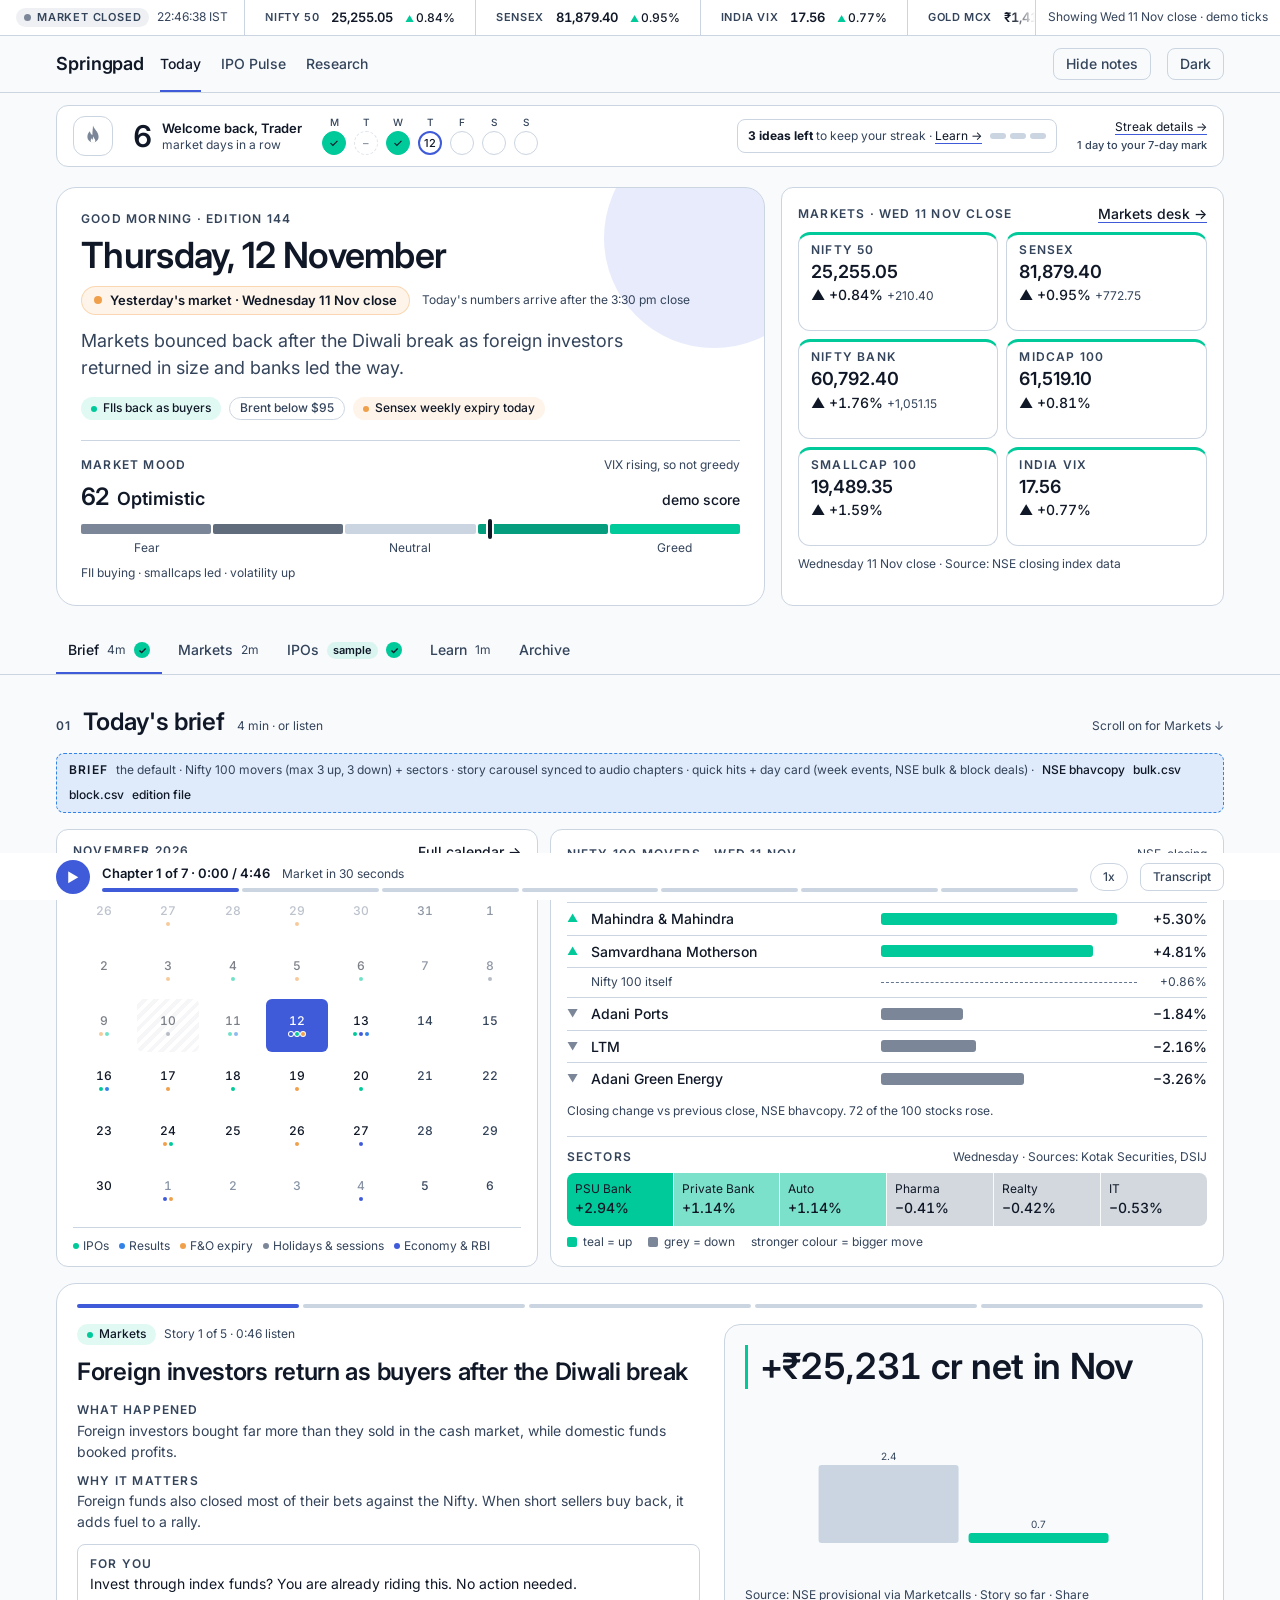
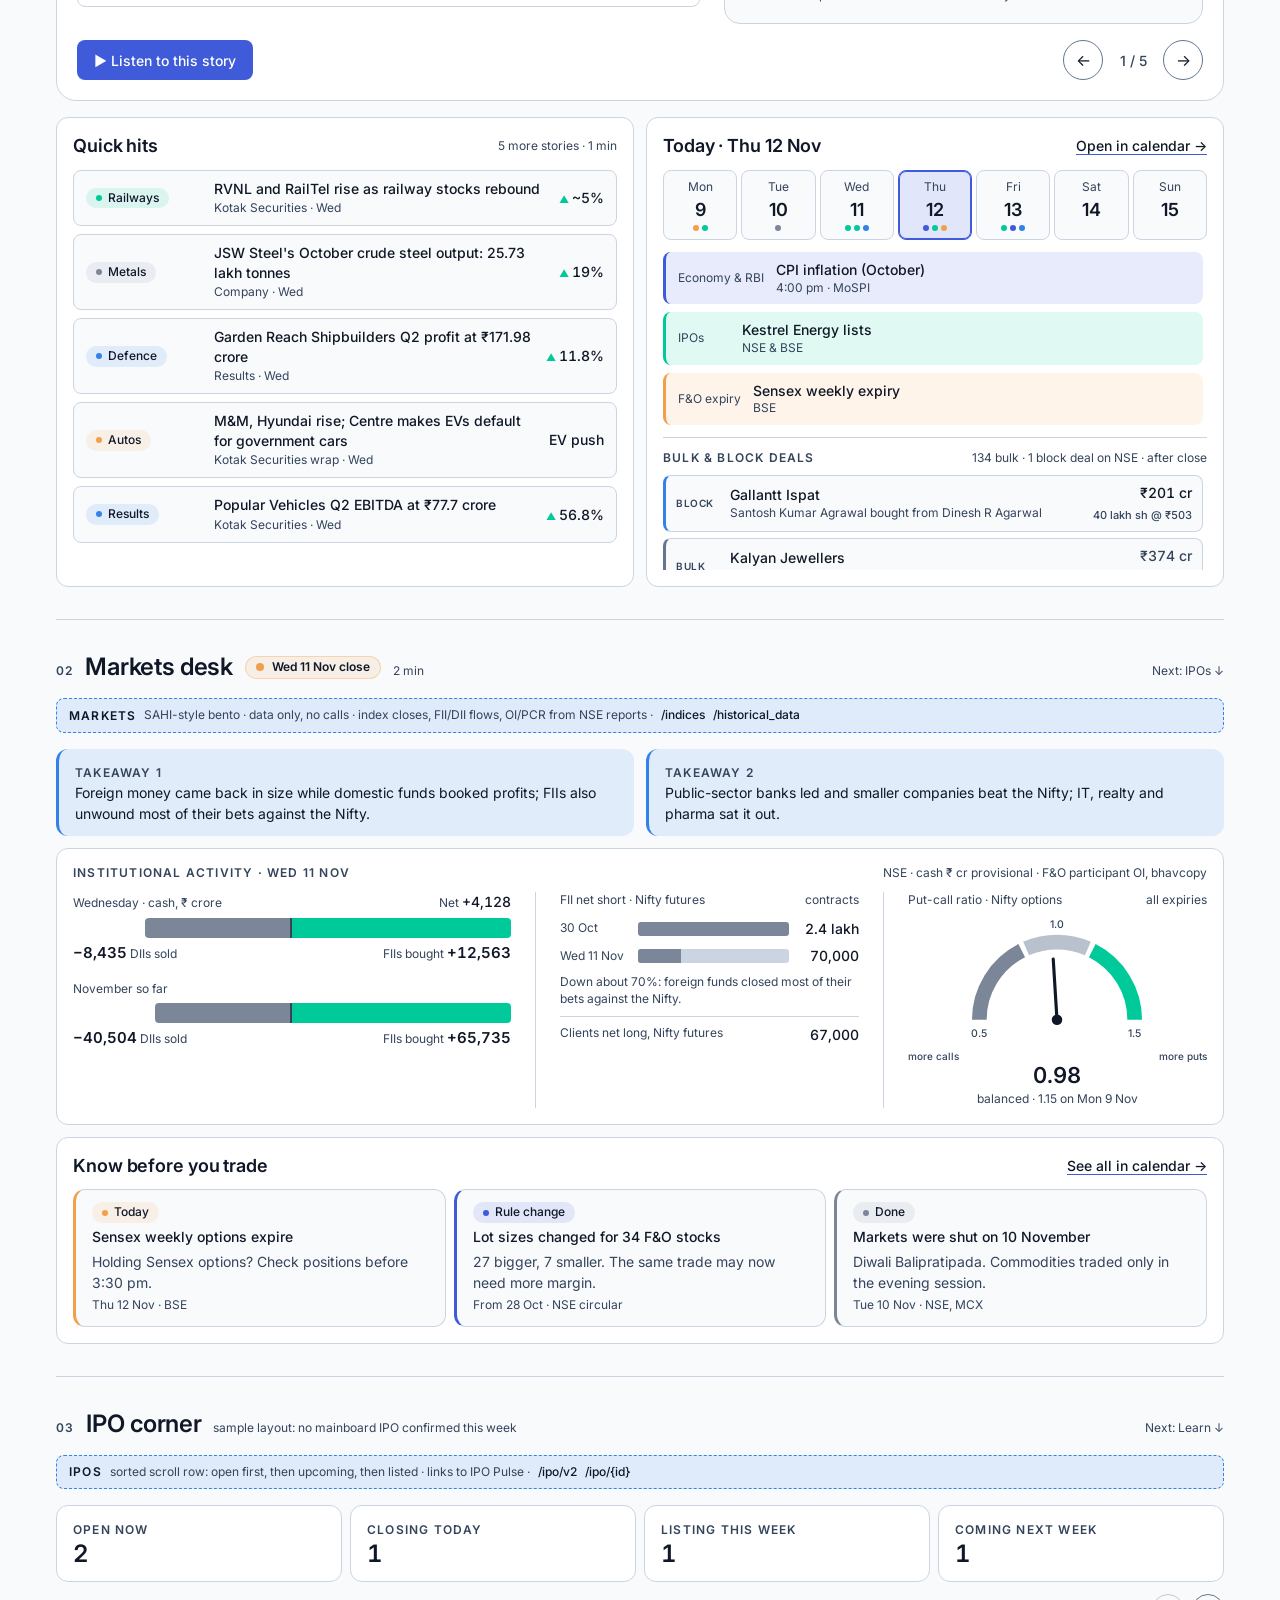
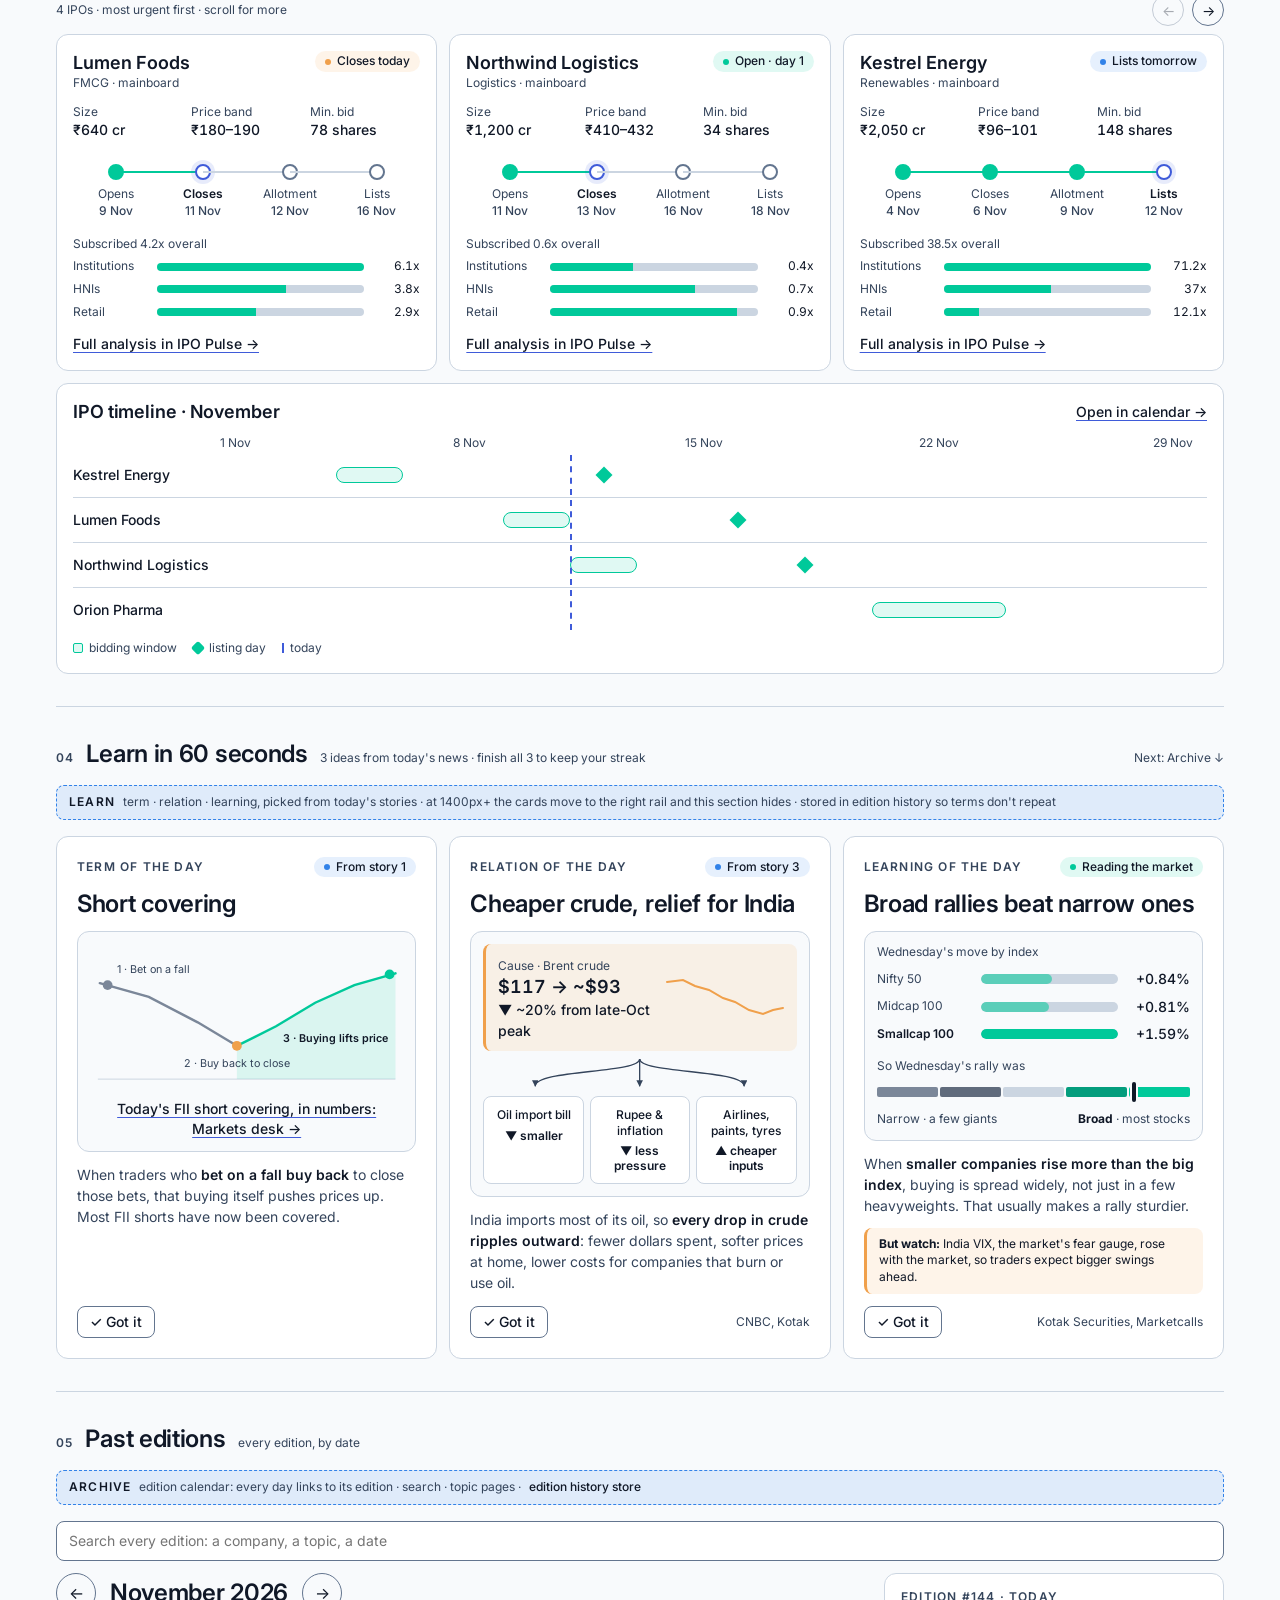
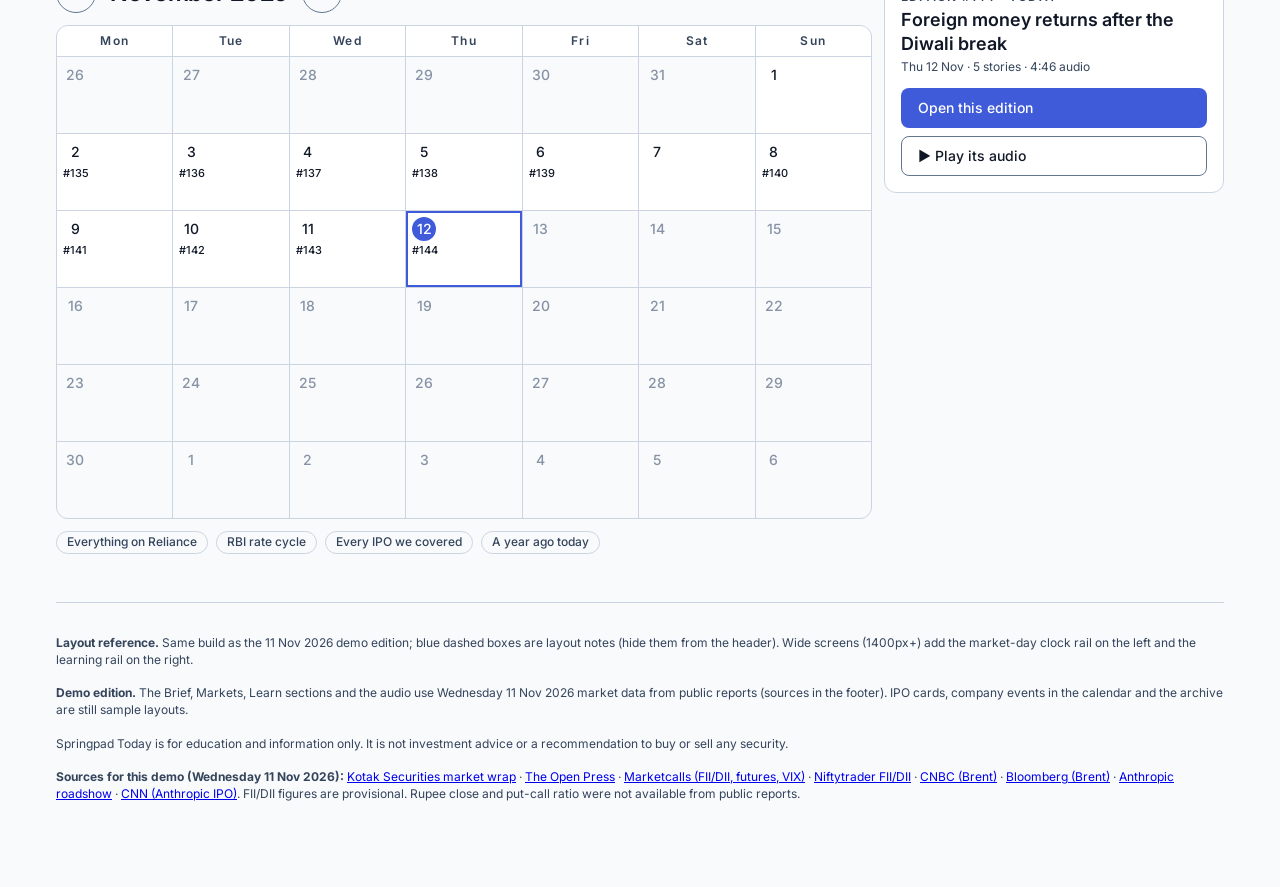
<file: today-tab-layout.html>
<!doctype html>
<html lang="en">
<head>
<meta charset="utf-8">
<meta name="viewport" content="width=device-width, initial-scale=1">
<title>Today Tab Layout</title>
<link rel="preconnect" href="https://fonts.googleapis.com">
<link rel="stylesheet" href="https://fonts.googleapis.com/css2?family=Inter:ital,wght@0,300..900;1,400;1,500&display=swap">
<style>
:root{
  --white:#FFFFFF;--teal:#00C99A;--amber:#F0A04B;--red:#E05252;--blue:#3282E8;
  --indigo-500:#3F5BD9;--indigo-600:#3452C9;
  --slate-50:#F8FAFC;--slate-200:#CBD5E1;--slate-400:#8793A5;--slate-500:#7B8799;--slate-600:#63758F;
  --navy-600:#34445B;--navy-700:#252F3F;--navy-800:#1D2432;--navy-850:#171B26;--navy-900:#101827;
  --space-2:2px;--space-4:4px;--space-8:8px;--space-12:12px;--space-16:16px;--space-20:20px;
  --space-24:24px;--space-32:32px;--space-48:48px;--space-64:64px;
  --radius-6:6px;--radius-8:8px;--radius-12:12px;--radius-16:16px;--radius-20:20px;--radius-pill:9999px;
  --font-sans:"Inter",system-ui,-apple-system,"Segoe UI",Roboto,"Helvetica Neue",Arial,sans-serif;
  --type-display:600 48px/1.15 var(--font-sans);   --ls-display:-1px;
  --type-headline-lg:600 36px/1.2 var(--font-sans);--ls-headline-lg:-0.7px;
  --type-headline-md:600 24px/1.25 var(--font-sans);--ls-headline-md:-0.3px;
  --type-title:600 18px/1.3 var(--font-sans);      --ls-title:-0.1px;
  --type-body-lg:400 18px/1.5 var(--font-sans);
  --type-body-md:400 14px/1.5 var(--font-sans);
  --type-label:500 14px/1.4 var(--font-sans);
  --type-caption:400 12px/1.4 var(--font-sans);
  --type-data:500 14px/1.4 var(--font-sans);
  --type-eyebrow:600 12px/1.2 var(--font-sans);    --ls-eyebrow:1.2px;
}
:root,:root[data-theme="dark"]{color-scheme:dark;
  --surface-canvas:var(--navy-900);--surface-raised:var(--navy-850);--surface-elevated:var(--navy-800);
  --surface-glass:rgba(255,255,255,.06);--surface-hover:rgba(63,91,217,.15);--surface-hover-stroke:rgba(63,91,217,.30);
  --text-primary:var(--slate-50);--text-secondary:var(--slate-200);--text-tertiary:var(--slate-400);--text-disabled:var(--slate-600);
  --border-decorative:var(--navy-700);--border-control:var(--slate-400);--border-glass:rgba(255,255,255,.12);
  --focus-outer:var(--slate-200);
  --action-primary:var(--indigo-500);--action-hover:var(--indigo-600);--action-on-primary:var(--white);
  --fin-positive:var(--teal);--fin-negative:var(--slate-500);
  --fin-positive-soft:rgba(0,201,154,.12);--fin-negative-soft:rgba(123,135,153,.12);
  --fb-warning:var(--amber);--fb-error:var(--red);--fb-info:var(--blue);
  --fb-warning-soft:rgba(240,160,75,.12);--fb-error-soft:rgba(224,82,82,.12);--fb-info-soft:rgba(50,130,232,.12);
  --indigo-soft:rgba(63,91,217,.12);
  --scrim:rgba(16,24,39,.72);--text-on-positive:var(--navy-900);--text-on-warning:var(--navy-900);
  --fig-pos:var(--teal);--fig-neg:var(--slate-500);}
@media (prefers-color-scheme:light){:root:not([data-theme="dark"]){color-scheme:light;
  --surface-canvas:var(--slate-50);--surface-raised:var(--white);--surface-elevated:var(--white);
  --text-primary:var(--navy-900);--text-secondary:var(--navy-600);--text-tertiary:var(--navy-600);--text-disabled:var(--slate-400);
  --border-decorative:var(--slate-200);--border-control:var(--slate-600);--focus-outer:var(--indigo-500);--scrim:rgba(16,24,39,.55);
  --fig-pos:var(--text-primary);--fig-neg:var(--text-primary);}}
:root[data-theme="light"]{color-scheme:light;
  --surface-canvas:var(--slate-50);--surface-raised:var(--white);--surface-elevated:var(--white);
  --text-primary:var(--navy-900);--text-secondary:var(--navy-600);--text-tertiary:var(--navy-600);--text-disabled:var(--slate-400);
  --border-decorative:var(--slate-200);--border-control:var(--slate-600);--focus-outer:var(--indigo-500);--scrim:rgba(16,24,39,.55);
  --fig-pos:var(--text-primary);--fig-neg:var(--text-primary);}
html{background:var(--surface-canvas)}
body{margin:0;background:var(--surface-canvas);color:var(--text-primary);font:var(--type-body-md);-webkit-font-smoothing:antialiased;padding-bottom:96px}
:focus-visible{outline:2px solid var(--focus-outer);outline-offset:2px}
*{box-sizing:border-box}
[hidden]{display:none!important}
button{font-family:var(--font-sans)}
.num{font-variant-numeric:tabular-nums}
.wrap{max-width:1200px;margin:0 auto;padding:0 var(--space-16)}

/* ---------- event-type colours (categorical) ---------- */
.t-ipo{--ev:var(--teal);--ev-soft:var(--fin-positive-soft)}
.t-earn{--ev:var(--blue);--ev-soft:var(--fb-info-soft)}
.t-fno{--ev:var(--amber);--ev-soft:var(--fb-warning-soft)}
.t-hol{--ev:var(--slate-500);--ev-soft:var(--fin-negative-soft)}
.t-eco{--ev:var(--indigo-500);--ev-soft:var(--indigo-soft)}


.movers .mv-cols{display:grid;grid-template-columns:1fr 1fr;gap:var(--space-16);margin:var(--space-12) 0}
.movers .mv-h{white-space:nowrap;height:16px;line-height:16px;overflow:hidden;font:var(--type-eyebrow);letter-spacing:var(--ls-eyebrow);text-transform:uppercase;margin-bottom:var(--space-8)}
.movers .mv-h.up{color:var(--fig-pos)}.movers .mv-h.dn{color:var(--text-tertiary)}
.movers ol{margin:0;padding:0;list-style:none;display:grid;gap:6px;counter-reset:mv}
.movers li{counter-increment:mv;display:flex;gap:10px;align-items:center;padding:8px 10px;border-radius:var(--radius-8);background:var(--surface-canvas);border:1px solid var(--border-decorative);font:var(--type-label)}
.movers li::before{content:counter(mv);font:600 11px/1 var(--font-sans);color:var(--text-tertiary);width:12px}
.movers .up-list li{border-left:3px solid var(--teal)}.movers .dn-list li{border-left:3px solid var(--slate-500)}
.mood-why{margin-top:var(--space-8);font:var(--type-caption);color:var(--text-tertiary)}
.mv-list{margin-top:var(--space-8)}
.mv-sec{margin-top:var(--space-16);padding-top:var(--space-12);border-top:1px solid var(--border-decorative)}
.mv-sec .heat div{min-height:52px;padding:var(--space-8)}
.mv-row{display:grid;grid-template-columns:14px minmax(0,1fr) 40% 60px;gap:10px;align-items:center;padding:6px 0;border-bottom:1px solid var(--border-decorative);font:var(--type-label)}
.mv-row:last-child{border-bottom:none}
.mv-row .ar{font-size:11px;line-height:1}
.mv-row.mvu .ar{color:var(--teal)}.mv-row.mvd .ar{color:var(--slate-500)}
.mv-row .nm{color:var(--text-primary);white-space:nowrap;overflow:hidden;text-overflow:ellipsis}
.mv-row .bar{height:12px}
.mv-row .bar i{display:block;height:100%;border-radius:3px;min-width:4px}
.mv-row.mvu .bar i{background:var(--teal)}.mv-row.mvd .bar i{background:var(--slate-500)}
.mv-row b{font:var(--type-data);font-variant-numeric:tabular-nums;text-align:right}
.mv-ref{display:grid;grid-template-columns:14px minmax(0,1fr) 40% 60px;gap:10px;align-items:center;padding:6px 0;border-bottom:1px solid var(--border-decorative);font:var(--type-caption);color:var(--text-tertiary)}
.mv-ref .bar{height:0;border-top:1px dashed var(--border-control)}
.mv-ref b{font:var(--type-caption);text-align:right;font-variant-numeric:tabular-nums}
.idx-strip{display:grid;grid-template-columns:repeat(6,1fr);gap:var(--space-8);margin-bottom:var(--space-12)}
.ix{background:var(--surface-raised);border:1px solid var(--border-decorative);border-radius:var(--radius-12);padding:var(--space-12) var(--space-16);border-top:3px solid var(--slate-500)}
.ix.ixu{border-top-color:var(--teal)}
.ix .nm{font:var(--type-eyebrow);letter-spacing:var(--ls-eyebrow);text-transform:uppercase;color:var(--text-tertiary)}
.ix .lv{font:600 20px/1.25 var(--font-sans);font-variant-numeric:tabular-nums;margin:6px 0 4px;white-space:nowrap}
.ix .lv small{font:var(--type-caption);color:var(--text-tertiary);font-weight:400}
.ix .ch{font:var(--type-data);font-variant-numeric:tabular-nums}
.ix.ixu .ch{color:var(--fig-pos)}.ix.ixd .ch{color:var(--fig-neg)}
.ix .pt{font:var(--type-caption);color:var(--text-tertiary);margin-left:4px}
.idx-src{grid-column:1/-1;font:var(--type-caption);color:var(--text-tertiary);margin-top:-4px}
.idx-card{display:flex;flex-direction:column;padding:var(--space-12) var(--space-16)}
.idx-card .idx-strip{grid-template-columns:repeat(2,1fr);margin:0;flex:1}
.idx-card .ix{padding:var(--space-8) var(--space-12)}
.idx-card .ix .lv{font:600 18px/1.25 var(--font-sans);margin:4px 0 2px}
.idx-card .idx-src{margin-top:2px}
/* institutional activity: one tug-of-war bar per period, futures shorts, put-call gauge */
.inst-grid{display:grid;grid-template-columns:1.35fr 1fr 1fr;gap:var(--space-24)}
.flows{display:grid;gap:18px;align-content:start}
.tw-h{display:flex;justify-content:space-between;align-items:baseline;gap:8px;font:var(--type-caption);color:var(--text-tertiary);margin-bottom:6px}
.tw-h b{font:var(--type-data);color:var(--text-primary);font-variant-numeric:tabular-nums}
.tw-bar{display:grid;grid-template-columns:1fr 1fr;height:20px}
.tw-bar .l{display:flex;justify-content:flex-end;border-right:2px solid var(--text-secondary)}
.tw-bar i{display:block;height:100%}
.tw-bar .l i{background:var(--slate-500);border-radius:4px 0 0 4px}
.tw-bar .r i{background:var(--teal);border-radius:0 4px 4px 0}
.tw-v{display:flex;justify-content:space-between;gap:8px;margin-top:6px;font:var(--type-caption);color:var(--text-secondary)}
.tw-v b{font:600 15px/1.2 var(--font-sans);color:var(--text-primary);font-variant-numeric:tabular-nums}
.ipanel{border-left:1px solid var(--border-decorative);padding-left:var(--space-24);display:grid;gap:8px;align-content:start}
.ipanel .tw-h{margin-bottom:2px}
.oir{display:grid;grid-template-columns:68px 1fr 60px;gap:10px;align-items:center;font:var(--type-caption);color:var(--text-secondary)}
.oir .bar{height:14px;border-radius:3px;background:var(--border-decorative);overflow:hidden}
.oir .bar i{display:block;height:100%;background:var(--slate-500)}
.oir b{text-align:right;font:var(--type-data);color:var(--text-primary);font-variant-numeric:tabular-nums}
.ipanel .note{font:var(--type-caption);color:var(--text-secondary)}
.ipanel .kv{display:flex;justify-content:space-between;gap:8px;padding-top:8px;border-top:1px solid var(--border-decorative);font:var(--type-caption);color:var(--text-secondary)}
.ipanel .kv b{font:var(--type-data);color:var(--text-primary);font-variant-numeric:tabular-nums}
.pcr-g{width:100%;max-width:210px;justify-self:center;display:block}
.pcr-g path{fill:none;stroke-width:14;stroke-linecap:butt}
.pcr-g .needle{stroke:var(--text-primary);stroke-width:3;stroke-linecap:round}
.pcr-g .hub{fill:var(--text-primary)}
.pcr-g text{font:500 10px var(--font-sans);fill:var(--text-tertiary)}
.pcr-v{text-align:center;margin-top:-6px}
.pcr-v b{display:block;font:600 22px/1.1 var(--font-sans);font-variant-numeric:tabular-nums}
.pcr-v span{font:var(--type-caption);color:var(--text-tertiary)}
.pcr-z{display:flex;justify-content:space-between;font:500 10px/1 var(--font-sans);color:var(--text-tertiary)}
@media (max-width:1100px){.inst-grid{grid-template-columns:1fr 1fr}.flows{grid-column:1/-1}.ipanel:nth-child(2){border-left:none;padding-left:0}}
.au{color:var(--teal);font-size:11px}.ad{color:var(--slate-500);font-size:11px}
.mb{display:block;height:6px;border-radius:var(--radius-pill);background:var(--border-decorative);overflow:hidden;margin-top:4px}
.mb i{display:block;height:100%;border-radius:var(--radius-pill)}
.mb i.t{background:var(--teal)}.mb i.s{background:var(--slate-500)}
.ipo-row-head{display:flex;justify-content:space-between;align-items:center;gap:12px;margin-bottom:8px}
.ipo-row-head .round{width:32px;height:32px;font-size:14px}
.round:disabled{opacity:.35;cursor:default}
.ipo-row{display:grid;grid-auto-flow:column;grid-auto-columns:calc((100% - 24px) / 3);gap:12px;overflow-x:auto;scroll-snap-type:x mandatory;scroll-behavior:smooth;scrollbar-width:none}
.ipo-row::-webkit-scrollbar{display:none}
.ipo-row .ipo-card{scroll-snap-align:start;display:flex;flex-direction:column}
.ipo-row .ipo-card .ipo-foot{margin-top:auto;padding-top:12px}
.ipo-pending{margin-top:12px;padding:12px;border-radius:var(--radius-8);border:1px dashed var(--border-control);font:var(--type-caption);color:var(--text-tertiary);display:grid;gap:4px}
.ipo-pending b{font:var(--type-label);color:var(--text-primary)}

/* ---------- side rails (wide screens) ---------- */
.rail{display:none}
@media (min-width:1400px){
  .wrap{max-width:min(1200px,calc(100vw - 520px))}
  .rail{display:flex;flex-direction:column;gap:var(--space-12);position:fixed;top:158px;bottom:92px;width:220px;z-index:20;overflow-y:auto;scrollbar-width:none}
  .rail::-webkit-scrollbar{display:none}
  .rail.left{left:max(16px,calc((100vw - 1200px) / 2 - 244px))}
  .rail.right{right:max(16px,calc((100vw - 1200px) / 2 - 244px))}
}
.rcard{background:var(--surface-raised);border:1px solid var(--border-decorative);border-radius:var(--radius-12);padding:var(--space-12) var(--space-16)}
.clk-st{display:inline-flex;align-items:center;gap:6px;margin-top:8px;font:600 12px/1.2 var(--font-sans);padding:4px 10px;border-radius:var(--radius-pill);background:var(--fin-negative-soft);color:var(--text-primary)}
.clk-st i{width:7px;height:7px;border-radius:50%;background:var(--slate-500)}
.clk-st.open{background:var(--fin-positive-soft)}.clk-st.open i{background:var(--teal)}
.clk-next{margin-top:8px;font:var(--type-caption);color:var(--text-tertiary)}
.clk-next b{display:block;font:var(--type-label);color:var(--text-primary)}
.clk{list-style:none;margin:var(--space-12) 0 0;padding:0;position:relative}
.clk::before{content:"";position:absolute;left:49px;top:6px;bottom:6px;width:2px;background:var(--border-decorative)}
.clk li{position:relative;display:grid;grid-template-columns:40px 1fr;gap:24px;padding:6px 0;font:var(--type-caption);color:var(--text-secondary)}
.clk li .t{font:500 12px/1.4 var(--font-sans);font-variant-numeric:tabular-nums;color:var(--text-tertiary);text-align:right}
.clk li::after{content:"";position:absolute;left:43px;top:10px;width:10px;height:10px;border-radius:50%;background:var(--surface-raised);border:2px solid var(--border-control)}
.clk li b{display:block;font:500 13px/1.3 var(--font-sans);color:var(--text-primary)}
.clk li.past{opacity:.45}
.clk li.past::after{background:var(--slate-500);border-color:var(--slate-500)}
.clk li.ev::after{border-color:var(--amber)}
.clk li.next b{font-weight:700}
.clk li.next::after{border-color:var(--teal);box-shadow:0 0 0 4px var(--fin-positive-soft)}
.clk li.now{padding:2px 0}
.clk li.now::after{left:44px;top:6px;width:8px;height:8px;background:var(--blue);border:none;box-shadow:0 0 0 4px var(--fb-info-soft)}
.clk li.now .t{color:var(--text-primary);font-weight:700}
.clk li.now span{font:600 11px/1.4 var(--font-sans);color:var(--text-primary);letter-spacing:.4px;text-transform:uppercase}
.xp h4{margin:6px 0 8px;font:var(--type-title);letter-spacing:var(--ls-title)}
.xp p{margin:0;color:var(--text-secondary)}
.xp-eg{margin-top:10px;padding:10px 12px;border-radius:var(--radius-8);background:var(--fb-info-soft);border-left:3px solid var(--blue);font:var(--type-caption);color:var(--text-primary)}
.xp-eg span{display:block;font:var(--type-eyebrow);letter-spacing:var(--ls-eyebrow);text-transform:uppercase;color:var(--text-tertiary);margin-bottom:4px}
.xp-rel{display:flex;flex-wrap:wrap;gap:6px;margin-top:10px}
.xp-foot{margin-top:12px;display:flex;justify-content:space-between;align-items:center;gap:8px}
.xp-dots{display:flex;gap:4px}.xp-dots i{width:6px;height:6px;border-radius:50%;background:var(--border-decorative)}.xp-dots i.on{background:var(--blue)}
.xp-focus{outline:1px dashed var(--fb-info);outline-offset:4px;border-radius:var(--radius-12)}
.mood-mini .mood-scale span:nth-child(2),.mood-mini .mood-scale span:nth-child(4){visibility:hidden}
.rail-hint{font:var(--type-caption);color:var(--text-tertiary);padding:0 4px}

/* ---------- side rails v2 ---------- */
@media (min-width:1400px){.rail{z-index:27;top:150px;overflow:visible}}
.rcard{box-shadow:0 8px 24px rgba(0,0,0,.18)}
.rk-head{display:flex;justify-content:space-between;align-items:center;gap:8px}

.rk-head .clk-st{margin:0}
.rk-count{margin:10px 0 2px;font:600 22px/1.2 var(--font-sans);letter-spacing:-.3px;font-variant-numeric:tabular-nums}
.rk-sub{font:var(--type-caption);color:var(--text-tertiary)}
.sess{margin:12px 0 4px}
.sess-bar{position:relative;height:8px;border-radius:var(--radius-pill);background:var(--border-decorative);overflow:hidden}
.sess-bar i{position:absolute;inset:0 auto 0 0;background:var(--teal);border-radius:var(--radius-pill)}
.sess-l{display:flex;justify-content:space-between;margin-top:4px;font:500 11px/1.2 var(--font-sans);color:var(--text-tertiary);font-variant-numeric:tabular-nums}
.grp{margin-top:12px}
.grp-h{font:600 10.5px/1 var(--font-sans);letter-spacing:1px;text-transform:uppercase;color:var(--text-tertiary);margin-bottom:4px}
.grp ul{list-style:none;margin:0;padding:0}
.grp li{display:grid;grid-template-columns:42px 10px 1fr;gap:8px;align-items:center;padding:4px 0;font:500 12.5px/1.3 var(--font-sans);color:var(--text-primary)}
.grp li .t{font:500 11.5px/1 var(--font-sans);color:var(--text-tertiary);font-variant-numeric:tabular-nums}
.grp li .d{width:8px;height:8px;border-radius:50%;border:2px solid var(--border-control)}
.grp li.ev .d{border-color:var(--amber);background:var(--fb-warning-soft)}
.grp li.past{opacity:.4}.grp li.past .d{background:var(--slate-500);border-color:var(--slate-500)}
.grp li.next{font-weight:700}.grp li.next .d{border-color:var(--teal);box-shadow:0 0 0 3px var(--fin-positive-soft)}
.grp li.nowrow{grid-template-columns:42px 10px 1fr;color:var(--blue);font:700 11px/1 var(--font-sans);letter-spacing:.6px;text-transform:uppercase;padding:2px 0}
.grp li.nowrow .t{color:var(--text-primary);font-weight:700}
.grp li.nowrow .d{border:none;background:var(--blue);box-shadow:0 0 0 3px var(--fb-info-soft)}
.grp li.nowrow span:last-child{border-top:1px dashed var(--blue);height:0;align-self:center}
.xp-tag{display:inline-flex;align-items:center;gap:6px;font:600 11px/1.2 var(--font-sans);color:var(--text-primary);padding:3px 8px;border-radius:var(--radius-pill);background:var(--fb-info-soft);border:1px dashed var(--fb-info)}
.xp h4{margin:10px 0 6px;font:600 16px/1.3 var(--font-sans);letter-spacing:-.1px}
.xp p{font:400 13px/1.5 var(--font-sans)}
.xp-eg{font:500 12.5px/1.45 var(--font-sans)}
.xp-rel .chip{font-size:11px;padding:2px 8px}
.xp-foot{margin-top:10px}
.xp-foot .btn{height:30px!important;font:500 12.5px/1 var(--font-sans);padding:0 10px}
.rail-hint{font-size:11px}
.calmodal{position:fixed;inset:0;z-index:60;background:var(--scrim);display:grid;place-items:center;padding:40px 24px}
.cm-box{width:min(1120px,100%);max-height:calc(100vh - 80px);overflow:auto;background:var(--surface-elevated);border:1px solid var(--border-glass);border-radius:var(--radius-16);padding:var(--space-24);box-shadow:0 24px 64px rgba(0,0,0,.35)}
.cm-head{display:flex;justify-content:space-between;align-items:center;gap:12px;margin-bottom:var(--space-16)}
.cm-head h2{margin:0;font:var(--type-headline-md);letter-spacing:var(--ls-headline-md)}
.calmodal .dayp{position:static}

/* ---------- streak ---------- */
.stk-strip{display:flex;align-items:center;gap:20px;margin-top:12px;padding:10px 16px;border-radius:var(--radius-12);background:var(--surface-raised);border:1px solid var(--border-decorative)}
.ss-n{display:flex;align-items:center;gap:10px}
.ss-n b{font:600 30px/1 var(--font-sans);font-variant-numeric:tabular-nums}
.ss-n span{font:var(--type-caption);color:var(--text-tertiary);line-height:1.25}
.ss-hi{display:block;font:600 13px/1.3 var(--font-sans);font-style:normal;color:var(--text-primary)}
.ss-ms{font:500 11px/1.3 var(--font-sans);color:var(--text-tertiary);white-space:nowrap}
.ss-end{display:flex;flex-direction:column;align-items:flex-end;gap:2px}
.ss-n span,.stk-strip .stk-goal{white-space:nowrap}

.stk-strip .days{display:flex;gap:8px;text-align:center;margin:0}
.stk-strip .days div{font:500 10px/1 var(--font-sans);color:var(--text-tertiary);width:24px}
.stk-strip .days i{display:grid;place-items:center;margin:4px auto 0;width:24px;height:24px;border-radius:50%;border:1px solid var(--border-decorative);font-style:normal;font-size:11px}
.stk-strip .days i.done{background:var(--teal);border-color:var(--teal);color:var(--navy-900)}
.stk-strip .days i.today{border:2px solid var(--action-primary);color:var(--text-primary)}
.stk-strip .days i.off{border-style:dashed;opacity:.6}
.stk-strip .stk-goal{margin:0 0 0 auto}
.stk-strip .linkbtn{white-space:nowrap;font:var(--type-caption)}
.hero-row{grid-template-columns:1fr!important}
.mood-mini{padding-left:0!important;border-left:none!important}

.flame{display:grid;place-items:center;width:40px;height:40px;border-radius:12px;background:var(--surface-glass);border:1px solid var(--border-decorative);align-self:center;transition:background .3s,box-shadow .3s}
.flame svg{width:24px!important;height:24px!important}
.flame .fo{fill:var(--slate-500)}.flame .fi{fill:var(--surface-raised)}
.flame:not(.lit) svg{animation:flicker 2.4s ease-in-out infinite;transform-origin:50% 90%}
@keyframes flicker{0%,100%{transform:scale(1)}50%{transform:scale(1.06)}}
.flame.lit{background:var(--fin-positive-soft);border-color:var(--teal);box-shadow:0 0 0 4px rgba(0,201,154,.12),0 0 18px rgba(0,201,154,.45)}
.flame.lit .fo{fill:var(--teal)}.flame.lit .fi{fill:var(--amber)}
.stk-top{align-items:center!important;gap:12px!important}
.stk-top b{font:600 32px/1 var(--font-sans)!important}

.stk-top{display:flex;align-items:baseline;gap:8px;margin:8px 0 2px}
.stk-top svg{width:18px;height:18px;align-self:center}
.stk-top b{font:600 28px/1 var(--font-sans);font-variant-numeric:tabular-nums}
.stk-top span{font:var(--type-caption);color:var(--text-tertiary)}
.stk-goal{display:flex;align-items:center;justify-content:space-between;gap:8px;margin-top:12px;padding:8px 10px;border-radius:var(--radius-8);background:var(--surface-glass);border:1px solid var(--border-decorative);font:var(--type-caption);color:var(--text-secondary)}
.stk-goal b{color:var(--text-primary)}
.stk-goal.done{background:var(--fin-positive-soft);border-color:rgba(0,201,154,.35)}
.pips{display:flex;gap:4px}.pips i{width:16px;height:6px;border-radius:3px;background:var(--border-decorative)}.pips i.on{background:var(--teal)}
.got{font:var(--type-label);height:32px;padding:0 12px;border-radius:var(--radius-8);border:1px solid var(--border-control);background:none;color:var(--text-primary);cursor:pointer;white-space:nowrap}
.got:hover{background:var(--surface-hover)}
.got.on{background:var(--fin-positive-soft);border-color:var(--teal);color:var(--text-primary)}
.lcard.learned{border-color:rgba(0,201,154,.45)}
.stk-box{width:min(760px,100%)}
.stk-stats{display:grid;grid-template-columns:repeat(3,1fr);gap:var(--space-8)}
.stk-stats div{padding:var(--space-12) var(--space-16);border-radius:var(--radius-12);background:var(--surface-raised);border:1px solid var(--border-decorative);font:var(--type-caption);color:var(--text-tertiary)}
.stk-stats b{display:block;font:600 24px/1.2 var(--font-sans);color:var(--text-primary);font-variant-numeric:tabular-nums}
.stk-sec{margin-top:var(--space-20)}
.stk-sec h3{margin:0 0 8px;font:var(--type-label)}
.hm{display:flex;gap:4px}
.hm-col{display:grid;grid-template-rows:repeat(5,16px);gap:4px}
.hm-col i{width:16px;height:16px;border-radius:4px;background:var(--surface-raised);border:1px solid var(--border-decorative)}
.hm-col i.read{background:var(--teal);border-color:var(--teal)}
.hm-col i.miss{background:var(--surface-canvas);border-color:var(--border-control)}
.hm-col i.hol{background-image:repeating-linear-gradient(135deg,transparent 0 3px,var(--slate-500) 3px 5px);border-color:var(--slate-500)}
.hm-col i.today{border:2px solid var(--action-primary)}
.hm-col i.today.read{border-color:var(--action-primary)}
.hm-col i.future{opacity:0}
.hm-days{display:grid;grid-template-rows:repeat(5,16px);gap:4px;margin-right:6px;font:500 10px/16px var(--font-sans);color:var(--text-tertiary)}
.ms{display:grid;grid-template-columns:repeat(4,1fr);gap:var(--space-8)}
.ms div{padding:10px 12px;border-radius:var(--radius-8);border:1px solid var(--border-decorative);font:var(--type-caption);color:var(--text-tertiary)}
.ms div b{display:block;font:var(--type-label);color:var(--text-primary)}
.ms div.got-it{border-color:var(--teal);background:var(--fin-positive-soft)}
.ms-bar{height:6px;border-radius:3px;background:var(--border-decorative);overflow:hidden;margin-top:10px}.ms-bar i{display:block;height:100%;background:var(--teal)}
.toast{position:fixed;left:50%;bottom:100px;transform:translateX(-50%);z-index:70;min-width:280px;max-width:440px;padding:12px 16px;border-radius:var(--radius-12);background:var(--surface-elevated);border:1px solid var(--border-glass);border-left:3px solid var(--teal);box-shadow:0 12px 32px rgba(0,0,0,.35);font:var(--type-label);color:var(--text-primary)}
.toast small{display:block;font:var(--type-caption);color:var(--text-tertiary);margin-top:2px}

/* ---------- right rail: learning cards ---------- */
body.learn-rail #p-learn,body.learn-rail .stab[data-tab="learn"]{display:none!important}
.rail.right{gap:var(--space-8)}
.lr-head{display:flex;justify-content:space-between;align-items:center;padding:0 4px}
.lr-count{font:600 11px/1 var(--font-sans);color:var(--text-tertiary)}
@media (min-width:1400px){.rail.right{overflow:hidden;right:max(20px,calc((100vw - 1200px) / 2 - 244px))}}
.lr-head,.lr-nav,.rail.right .rail-hint{flex:none}
.lr-stage{display:grid;grid-template-columns:minmax(0,1fr);flex:0 1 auto;min-height:0;overflow-y:auto;overflow-x:hidden;scrollbar-width:thin;border-radius:var(--radius-12)}
.lr-stage .lcard{grid-area:1/1;min-width:0;transition:opacity .3s}
.lr-stage .lcard.lr-in{animation:lrIn .35s ease}
@keyframes lrIn{from{opacity:0;transform:translateX(18px)}to{opacity:1;transform:none}}
.learn .lcard.lc-next{animation:lcNext 1.1s ease;outline:2px solid var(--action-primary);outline-offset:2px}
@keyframes lcNext{0%{transform:scale(.98)}40%{transform:scale(1.01)}100%{transform:none}}
@media (prefers-reduced-motion:reduce){.lr-stage .lcard.lr-in,.learn .lcard.lc-next{animation:none}}
.lr-stage .lviz svg{max-width:100%}
.lr-stage .lcard .term,.lr-stage .one{overflow-wrap:anywhere}
@media (max-height:760px){.lr-stage .lviz .cap,.lr-stage .lhead .chip,.rail.right .rail-hint{display:none}.lr-stage .lcard{gap:8px;padding:10px 14px}.lr-stage .lviz{padding:8px}.lr-stage .one{font-size:12px;line-height:1.45}}.lr-stage .lcard.lr-off{visibility:hidden;opacity:0}
.lr-stage .lcard{padding:var(--space-12) var(--space-16);gap:10px;box-shadow:0 8px 24px rgba(0,0,0,.18)}
.lr-stage .lcard .term{font:600 16px/1.3 var(--font-sans);letter-spacing:-.1px;margin:0}
.lr-stage .lhead .chip{font-size:10.5px;padding:2px 7px}
.lr-stage .lviz{min-height:0;padding:10px;gap:6px}
.lr-stage .lrow{grid-template-columns:52px 1fr 54px;gap:6px;font-size:11px}
.lr-stage .lrow b{font-size:11.5px}
.lr-stage .cause{grid-template-columns:1fr;padding:8px 10px}.lr-stage .cause svg{display:none}
.lr-stage .cause b{font-size:15px}
.lr-stage .effects{grid-template-columns:1fr;gap:4px}
.lr-stage .effect{display:flex;justify-content:space-between;align-items:center;text-align:left;padding:6px 8px;font-size:11.5px}
.lr-stage .effect .d{margin:0;font-size:11px}
.lr-stage .fan{display:none}
.lr-stage .meter-l{font-size:10.5px}
.lr-stage .one{font:400 12.5px/1.5 var(--font-sans)}
.lr-stage .watch{display:none}
.lr-stage .lfoot .src{font-size:10.5px}
.lr-nav{display:flex;justify-content:space-between;align-items:center;padding:0 2px}
.lr-nav .round{width:30px;height:30px}
#lrDots i{width:7px;height:7px}#lrDots i.done{background:var(--teal)}#lrDots i.on{background:var(--blue);box-shadow:0 0 0 2px var(--fb-info-soft)}
.rail.right.lr-pulse .lr-stage .lcard{animation:lrPulse 1.2s ease 2}
@keyframes lrPulse{50%{border-color:var(--action-primary);box-shadow:0 0 0 4px var(--fb-info-soft)}}

/* ---------- day card: scrolling events + deals ---------- */
.daycard{display:flex;flex-direction:column;contain:size;min-height:470px}
.daycard>.head,.daycard .weekstrip{flex:none}
.scrolly{overflow-y:auto;scrollbar-width:thin;scrollbar-color:var(--border-control) transparent;min-height:0}
.daycard .weeklist{flex:0 1 auto;max-height:178px;padding-right:4px}
.deals{flex:1 1 0;min-height:0;display:flex;flex-direction:column;gap:8px;margin-top:var(--space-12);padding-top:var(--space-12);border-top:1px solid var(--border-decorative)}
.deal-list{flex:1 1 0;display:grid;align-content:start;gap:6px;padding-right:4px}
.deal{display:grid;grid-template-columns:44px 1fr auto;gap:10px;align-items:center;padding:7px 10px;border-radius:var(--radius-8);background:var(--surface-canvas);border:1px solid var(--border-decorative);border-left-width:3px}
.deal .dk{font:600 10px/1 var(--font-sans);letter-spacing:.6px;text-transform:uppercase;color:var(--text-tertiary)}
.deal .what{font:var(--type-label);min-width:0}
.deal .what small{display:block;font:var(--type-caption);color:var(--text-tertiary);white-space:nowrap;overflow:hidden;text-overflow:ellipsis}
.deal .dv{text-align:right;white-space:nowrap}
.deal .dv b{display:block;font:var(--type-data);font-variant-numeric:tabular-nums}
.deal .dv small{font:500 11px/1.3 var(--font-sans);color:var(--text-tertiary);font-variant-numeric:tabular-nums}
.deal.d-buy{border-left-color:var(--teal)}.deal.d-sell{border-left-color:var(--slate-500)}
.deal.d-swap{border-left-color:var(--blue)}.deal.d-trade{border-left-color:var(--border-control)}
.deal.d-trade .dv b{color:var(--text-tertiary)}

/* ---------- slimmer audio dock ---------- */
body{padding-bottom:68px}
.dock .wrap{padding-top:6px!important;padding-bottom:6px!important;gap:var(--space-12)}
.dock .play{width:34px;height:34px;font-size:13px}
.dock .p-title{display:inline;font:600 13px/1.3 var(--font-sans)}
.dock .p-sub{display:inline;margin-left:8px;font:400 12px/1.3 var(--font-sans)}
.dock .chapters{margin-top:5px}
.dock .speed,.dock .iconbtn{height:28px!important;font-size:12px}
@media (min-width:1400px){.rail{bottom:60px!important}}
/* rail controls sit on solid surfaces so page lines never show through */
.lr-nav{background:var(--surface-raised);border:1px solid var(--border-decorative);border-radius:var(--radius-pill);padding:4px;box-shadow:0 4px 12px rgba(0,0,0,.08)}
.lr-nav .round{border:none;background:transparent}.lr-nav .round:hover{background:var(--surface-hover)}
.lr-head{background:var(--surface-canvas);border-radius:var(--radius-8);padding:4px}
.rail .rail-hint{background:var(--surface-canvas);border-radius:var(--radius-8);padding:4px 6px}
/* wide screens: tab-bar divider only under the centre column, not through the side rails */
@media (min-width:1400px){
  nav.stabs{border-bottom-color:transparent!important}
  nav.stabs::after{content:"";position:absolute;left:50%;bottom:-1px;transform:translateX(-50%);width:min(1200px,calc(100vw - 520px));height:1px;background:var(--border-decorative);pointer-events:none}
}
.anno{display:flex;flex-wrap:wrap;gap:var(--space-8);align-items:center;margin-bottom:var(--space-16);padding:var(--space-8) var(--space-12);border:1px dashed var(--fb-info);border-radius:var(--radius-8);background:var(--fb-info-soft);font:var(--type-caption);color:var(--text-secondary)}
.anno b{font:var(--type-eyebrow);letter-spacing:var(--ls-eyebrow);text-transform:uppercase;color:var(--text-primary)}
.anno code{font:500 12px/1.4 var(--font-sans);color:var(--text-primary)}
body.clean .anno{display:none}
/* ---------- live ticker ---------- */
.ticker{position:sticky;top:0;z-index:35;height:36px;display:flex;align-items:center;background:var(--surface-raised);border-bottom:1px solid var(--border-decorative);overflow:hidden}
.tk-status{flex:none;display:flex;align-items:center;gap:8px;height:100%;padding:0 var(--space-16);border-right:1px solid var(--border-decorative);background:var(--surface-raised);z-index:2;font:var(--type-caption);color:var(--text-tertiary);white-space:nowrap}
.tk-status .pill{display:inline-flex;align-items:center;gap:6px;font:600 11px/1 var(--font-sans);letter-spacing:.8px;text-transform:uppercase;padding:4px 8px;border-radius:var(--radius-pill);background:var(--fin-negative-soft);color:var(--text-secondary)}
.tk-status .pill i{width:7px;height:7px;border-radius:50%;background:var(--slate-500)}
.tk-status .pill.open{background:var(--fin-positive-soft);color:var(--fig-pos)}
.tk-status .pill.open i{background:var(--teal);animation:tkpulse 1.6s ease-in-out infinite}
@keyframes tkpulse{0%,100%{box-shadow:0 0 0 0 rgba(0,201,154,.6)}50%{box-shadow:0 0 0 5px rgba(0,201,154,0)}}
.tk-viewport{flex:1;overflow:hidden;height:100%;mask-image:linear-gradient(90deg,transparent,#000 24px,#000 calc(100% - 24px),transparent)}
.tk-track{display:flex;width:max-content;height:100%;animation:tkscroll var(--tk-dur,70s) linear infinite}
.ticker:hover .tk-track,.ticker:focus-within .tk-track{animation-play-state:paused}
@keyframes tkscroll{from{transform:translateX(0)}to{transform:translateX(-50%)}}
.tk-item{display:flex;align-items:center;gap:8px;height:100%;padding:0 var(--space-20);border:none;background:none;border-right:1px solid var(--border-decorative);color:var(--text-primary);font:var(--type-caption);white-space:nowrap;cursor:pointer}
.tk-item:hover{background:var(--surface-hover)}
.tk-item .k{font:600 11px/1 var(--font-sans);letter-spacing:.6px;color:var(--text-tertiary);text-transform:uppercase}
.tk-item .v{font:600 13px/1 var(--font-sans);font-variant-numeric:tabular-nums;border-radius:4px;padding:2px 4px;transition:background .6s}
.tk-item .c{font:500 12px/1 var(--font-sans);font-variant-numeric:tabular-nums}
.tk-item .c.up{color:var(--fig-pos)}.tk-item .c.dn{color:var(--fig-neg)}
.tk-item .c.up::before{content:"▲ ";color:var(--teal);font-size:9px}.tk-item .c.dn::before{content:"▼ ";color:var(--slate-500);font-size:9px}
.tk-item .v.flash-up{background:var(--fin-positive-soft)}.tk-item .v.flash-dn{background:var(--fin-negative-soft)}
.tk-src{flex:none;padding:0 var(--space-12);font:var(--type-caption);color:var(--text-tertiary);border-left:1px solid var(--border-decorative);height:100%;display:flex;align-items:center;white-space:nowrap}
@media (prefers-reduced-motion:reduce){.tk-track{animation:none}.tk-viewport{overflow-x:auto}}

/* ---------- top bar ---------- */
.topbar{position:sticky;top:36px;z-index:30;background:var(--surface-canvas);border-bottom:1px solid var(--border-decorative)}
.topbar .wrap{display:flex;align-items:center;gap:var(--space-16);height:56px}
.brand{font:var(--type-title);letter-spacing:var(--ls-title)}
.prod{display:flex;gap:var(--space-20);flex:1;overflow-x:auto}
.prod a{font:var(--type-label);color:var(--text-tertiary);text-decoration:none;padding:18px 0 16px;border-bottom:2px solid transparent;white-space:nowrap}
.prod a.on{color:var(--text-primary);border-bottom-color:var(--action-primary)}
.iconbtn{font:var(--type-label);background:none;border:1px solid var(--border-decorative);color:var(--text-secondary);border-radius:var(--radius-8);height:32px;padding:0 var(--space-12);cursor:pointer;white-space:nowrap}
.iconbtn:hover{background:var(--surface-hover);border-color:var(--surface-hover-stroke)}
.sample{margin-top:var(--space-12);padding:var(--space-8) var(--space-12);border-radius:var(--radius-8);background:var(--fb-warning-soft);border-left:3px solid var(--amber);font:var(--type-caption)}

/* ---------- hero ---------- */
.hero{display:grid;grid-template-columns:1.6fr 1fr;gap:var(--space-16);margin-top:var(--space-20)}
.hero-main{border-radius:var(--radius-20);padding:var(--space-24);background:var(--surface-raised);border:1px solid var(--border-decorative);position:relative;overflow:hidden}
.hero-main::after{content:"";position:absolute;right:-60px;top:-60px;width:220px;height:220px;border-radius:50%;background:var(--indigo-soft)}
.hero-main>*{position:relative;z-index:1}
.eyebrow{font:var(--type-eyebrow);letter-spacing:var(--ls-eyebrow);text-transform:uppercase;color:var(--text-tertiary)}
.hero h1{font:var(--type-headline-lg);letter-spacing:var(--ls-headline-lg);margin:var(--space-8) 0 var(--space-12)}
.dayline{font:var(--type-body-lg);color:var(--text-secondary);margin:0 0 var(--space-16);max-width:56ch}
.chips{display:flex;gap:var(--space-8);flex-wrap:wrap}
.chip{display:inline-flex;align-items:center;gap:6px;font:500 12px/1.4 var(--font-sans);padding:2px 10px;border-radius:var(--radius-pill);white-space:nowrap}
.chip::before{content:"";width:6px;height:6px;border-radius:50%;background:currentColor}
.chip.pos{background:var(--fin-positive-soft);color:var(--fig-pos)}.chip.pos::before{background:var(--teal)}
.chip.neg{background:var(--fin-negative-soft);color:var(--fig-neg)}.chip.neg::before{background:var(--slate-500)}
.chip.warn{background:var(--fb-warning-soft);color:var(--text-primary)}.chip.warn::before{background:var(--amber)}
.chip.info{background:var(--fb-info-soft);color:var(--text-primary)}.chip.info::before{background:var(--blue)}
.chip.ev{background:var(--ev-soft);color:var(--text-primary)}.chip.ev::before{background:var(--ev)}
.chip.plain{background:var(--surface-glass);color:var(--text-secondary);border:1px solid var(--border-decorative)}.chip.plain::before{display:none}
.hero-side{display:grid;gap:var(--space-12)}
.card{background:var(--surface-raised);border:1px solid var(--border-decorative);border-radius:var(--radius-12);padding:var(--space-16)}
.hero-row{display:grid;grid-template-columns:1fr 1fr;gap:var(--space-24);margin-top:var(--space-20);padding-top:var(--space-16);border-top:1px solid var(--border-decorative)}
.mood-mini{display:block;color:inherit;text-decoration:none;padding-left:var(--space-24);border-left:1px solid var(--border-decorative);cursor:pointer}
.mood-mini:hover .mood-read span:first-of-type{text-decoration:underline;text-decoration-color:var(--action-primary);text-underline-offset:3px}
.mood-mini .mood-read{margin:var(--space-8) 0 var(--space-12)}
.mood-mini .mood-read b{font:var(--type-headline-md)}
.mood-mini .mood-bar .mood-pin{box-shadow:0 0 0 2px var(--surface-raised)}
.mk-top{display:block;gap:var(--space-12);margin-bottom:var(--space-12)}
.mk-top .takeaways{grid-template-columns:1fr 1fr;margin:0;align-content:stretch}
.minical{position:relative;padding:var(--space-12) var(--space-16);display:flex;flex-direction:column}
.mc-grid{display:grid;grid-template-columns:repeat(7,1fr);grid-template-rows:auto;grid-auto-rows:1fr;gap:2px;flex:1}
.mc-dow{font:600 10px/1 var(--font-sans);letter-spacing:.6px;color:var(--text-tertiary);text-align:center;padding:4px 0}
.mc-day{position:relative;display:flex;flex-direction:column;align-items:center;justify-content:center;gap:4px;padding:4px 0 5px;border:none;border-radius:var(--radius-6);background:none;color:var(--text-primary);font:500 12px/1.2 var(--font-sans);font-variant-numeric:tabular-nums;cursor:pointer;min-height:30px}
.mc-day:hover,.mc-day:focus-visible{background:var(--surface-hover)}
.mc-day.out{color:var(--text-disabled)}
.mc-day.wknd{color:var(--text-tertiary)}
.mc-day.past:not(.today){opacity:.55}
.mc-day.today{background:var(--action-primary);color:var(--white)}
.mc-day.hol{background-image:repeating-linear-gradient(135deg,transparent 0 4px,var(--fin-negative-soft) 4px 8px)}
.mc-day .d{display:flex;gap:2px;height:4px}
.mc-day .d i{width:4px;height:4px;border-radius:50%;background:var(--ev)}
.mc-day.today .d i{box-shadow:0 0 0 1px var(--white)}
.mc-legend{display:flex;flex-wrap:wrap;gap:4px 10px;margin-top:10px;padding-top:10px;border-top:1px solid var(--border-decorative);font:var(--type-caption);color:var(--text-tertiary)}
.mc-legend span{display:inline-flex;align-items:center;gap:4px}
.mc-legend i{width:6px;height:6px;border-radius:50%;background:var(--ev)}
.mc-tip{position:absolute;z-index:50;width:260px;padding:var(--space-12);border-radius:var(--radius-8);background:var(--surface-elevated);border:1px solid var(--border-glass);box-shadow:0 12px 32px rgba(0,0,0,.35);pointer-events:none}
.mc-tip h4{margin:0 0 8px;font:var(--type-label)}
.mc-tip .row{display:grid;grid-template-columns:auto 1fr;gap:8px;align-items:start;padding:6px 0;border-top:1px solid var(--border-decorative)}
.mc-tip .row i{width:8px;height:8px;border-radius:50%;margin-top:5px;background:var(--ev)}
.mc-tip .row b{display:block;font:500 13px/1.35 var(--font-sans)}
.mc-tip .row small{display:block;font:var(--type-caption);color:var(--text-tertiary)}
.mc-tip .none{font:var(--type-caption);color:var(--text-tertiary)}
.mc-tip .hint{margin-top:8px;font:var(--type-caption);color:var(--text-tertiary)}
.asof{display:flex;align-items:center;gap:var(--space-12);flex-wrap:wrap;margin:-4px 0 var(--space-12)}
.asof-pill{display:inline-flex;align-items:center;gap:8px;padding:6px 12px;border-radius:var(--radius-pill);background:var(--fb-warning-soft);border:1px solid rgba(240,160,75,.35);font:600 13px/1.2 var(--font-sans);color:var(--text-primary)}
.asof-pill i{width:8px;height:8px;border-radius:50%;background:var(--amber)}
.asof-pill.sm{padding:3px 10px;font:600 12px/1.2 var(--font-sans);align-self:center}
.mood-read{display:flex;align-items:baseline;gap:var(--space-8);margin:var(--space-8) 0 var(--space-12)}
.mood-read b{font:var(--type-headline-lg);letter-spacing:var(--ls-headline-lg)}
.mood-read span{font:var(--type-title)}
.mood-read .mood-delta{margin-left:auto;font:var(--type-data);color:var(--fig-neg)}
.mood-bar{position:relative;display:grid;grid-template-columns:repeat(5,1fr);gap:2px;height:10px}
.mood-bar i{border-radius:2px}
.mood-bar i:nth-child(1){background:#7B8799}.mood-bar i:nth-child(2){background:#606B7C}.mood-bar i:nth-child(3){background:var(--border-decorative)}.mood-bar i:nth-child(4){background:#049D7D}.mood-bar i:nth-child(5){background:var(--teal)}
.mood-pin{position:absolute;top:-5px;width:4px;height:20px;margin-left:-2px;border-radius:2px;background:var(--text-primary);box-shadow:0 0 0 2px var(--surface-raised)}
.mood-was{position:absolute;top:-3px;width:2px;height:16px;margin-left:-1px;background:var(--text-tertiary);opacity:.7}
.mood-scale{display:grid;grid-template-columns:repeat(5,1fr);margin-top:6px;font:var(--type-caption);color:var(--text-tertiary);text-align:center}
.mood-drivers{display:grid;grid-template-columns:repeat(3,1fr);gap:var(--space-8);margin-top:var(--space-12);padding-top:var(--space-12);border-top:1px solid var(--border-decorative)}
.mood-drivers div{font:var(--type-caption);color:var(--text-tertiary)}
.mood-drivers b{display:block;font:var(--type-data);color:var(--text-primary);font-variant-numeric:tabular-nums}
.streak .days{display:grid;grid-template-columns:repeat(7,1fr);gap:var(--space-8);margin-top:var(--space-12);text-align:center}
.streak .days div{font:var(--type-caption);color:var(--text-tertiary)}
.streak .days i{display:grid;place-items:center;margin:6px auto 0;width:28px;height:28px;border-radius:50%;border:1px solid var(--border-decorative);font-style:normal;font-size:12px}
.streak .days i.done{background:var(--teal);border-color:var(--teal);color:var(--navy-900)}
.streak .days i.today{border:2px solid var(--action-primary);color:var(--text-primary)}
.streak .days i.off{border-style:dashed;opacity:.6}
.cover{display:flex;align-items:center;gap:var(--space-16)}
.ring{width:56px;height:56px;flex:none}
.cover b{font:var(--type-title)}
.cover p{margin:2px 0 0;font:var(--type-caption);color:var(--text-tertiary)}

/* ---------- section tabs ---------- */
.stabs{position:sticky;top:92px;z-index:25;background:var(--surface-canvas);margin-top:var(--space-20);border-bottom:1px solid var(--border-decorative)}
.stabs .wrap{display:flex;gap:var(--space-4);overflow-x:auto;scrollbar-width:none}
.stabs .wrap::-webkit-scrollbar{display:none}
.stab{position:relative;display:flex;align-items:center;gap:var(--space-8);font:var(--type-label);color:var(--text-tertiary);background:none;border:none;border-bottom:2px solid transparent;padding:14px var(--space-12) 12px;cursor:pointer;white-space:nowrap}
.stab:hover{color:var(--text-primary);background:var(--surface-hover)}
.stab[aria-selected="true"]{color:var(--text-primary);border-bottom-color:var(--action-primary)}
.stab .min{font:var(--type-caption);color:var(--text-tertiary)}
.stab .seen{width:16px;height:16px;border-radius:50%;display:none;place-items:center;background:var(--teal);color:var(--navy-900);font-size:10px;font-weight:700}
.stab.visited .seen{display:grid}
.stab .badge{font:600 11px/1 var(--font-sans);padding:3px 6px;border-radius:var(--radius-pill);background:var(--fin-positive-soft);color:var(--fig-pos)}
.panel{padding-top:var(--space-32);scroll-margin-top:142px}
.panel+.panel{margin-top:var(--space-32);border-top:1px solid var(--border-decorative)}
.sechead{display:flex;align-items:baseline;gap:var(--space-12);margin-bottom:var(--space-16)}
.sechead .no{font:var(--type-eyebrow);letter-spacing:var(--ls-eyebrow);color:var(--text-tertiary)}
.sechead h2{font:var(--type-headline-md);letter-spacing:var(--ls-headline-md);margin:0}
.sechead .min{font:var(--type-caption);color:var(--text-tertiary)}
.sechead .up-next{margin-left:auto;font:var(--type-caption);color:var(--text-tertiary)}
@keyframes fade{from{transform:translateY(4px)}to{transform:none}}

/* ---------- layout notes ---------- */
.anno{display:flex;flex-wrap:wrap;gap:var(--space-8);align-items:center;margin-bottom:var(--space-16);padding:var(--space-8) var(--space-12);border:1px dashed var(--fb-info);border-radius:var(--radius-8);background:var(--fb-info-soft);font:var(--type-caption);color:var(--text-secondary)}
.anno b{font:var(--type-eyebrow);letter-spacing:var(--ls-eyebrow);text-transform:uppercase;color:var(--text-primary)}
.anno code{font:500 12px/1.4 var(--font-sans);color:var(--text-primary)}
body.clean .anno{display:none}

/* ---------- shared ---------- */
.grid{display:grid;gap:var(--space-12)}
.g2{grid-template-columns:1fr 1fr}.g3{grid-template-columns:repeat(3,1fr)}
.span2{grid-column:span 2}.span3{grid-column:1/-1}
.h2{font:var(--type-headline-md);letter-spacing:var(--ls-headline-md);margin:0}
.h3{font:var(--type-title);letter-spacing:var(--ls-title);margin:0}
.head{display:flex;justify-content:space-between;align-items:center;gap:var(--space-12);margin-bottom:var(--space-12);flex-wrap:wrap}
.src{font:var(--type-caption);color:var(--text-tertiary)}
.up{color:var(--fig-pos)}.down{color:var(--fig-neg)}
.mark-up::before{content:"▲ ";color:var(--teal);font-size:10px}.mark-down::before{content:"▼ ";color:var(--slate-500);font-size:10px}
.btn{font:var(--type-label);border-radius:var(--radius-8);height:40px;padding:0 var(--space-16);cursor:pointer;border:1px solid transparent;display:inline-flex;align-items:center;gap:var(--space-8)}
.btn.primary{background:var(--action-primary);color:var(--action-on-primary)}.btn.primary:hover{background:var(--action-hover)}
.btn.secondary{background:none;border-color:var(--border-control);color:var(--text-primary)}.btn.secondary:hover{background:var(--surface-hover)}
.btn.ghost{background:none;color:var(--text-primary)}.btn.ghost:hover{background:var(--surface-hover)}
.btn:disabled{opacity:.4;cursor:not-allowed}
.seg{display:inline-flex;border:1px solid var(--border-control);border-radius:var(--radius-8);overflow:hidden}
.seg button{font:var(--type-label);background:none;border:none;color:var(--text-secondary);height:32px;padding:0 var(--space-12);cursor:pointer}
.seg button[aria-pressed="true"]{background:var(--action-primary);color:var(--white)}
.linkbtn{font:var(--type-label);background:none;border:none;color:var(--text-primary);cursor:pointer;padding:0;text-decoration:underline;text-decoration-color:var(--action-primary);text-underline-offset:3px}

/* ---------- BRIEF ---------- */
.bento{display:grid;grid-template-columns:1fr 1.4fr;align-items:stretch;gap:var(--space-12)}
.bignum{border-radius:var(--radius-20);padding:var(--space-24);background:var(--surface-raised);border:1px solid var(--border-decorative);display:flex;flex-direction:column;gap:var(--space-8);justify-content:space-between}
.bignum .n{font:var(--type-display);letter-spacing:var(--ls-display);font-variant-numeric:tabular-nums}
.bignum p{margin:0;color:var(--text-secondary)}
.tiles{display:grid;grid-template-columns:repeat(3,1fr);gap:var(--space-8)}
.tile{background:var(--surface-raised);border:1px solid var(--border-decorative);border-radius:var(--radius-12);padding:var(--space-12)}
.tile .v{font:600 18px/1.3 var(--font-sans);font-variant-numeric:tabular-nums;margin-top:var(--space-4)}
.tile .d{font:var(--type-data);font-variant-numeric:tabular-nums}
.tile svg{display:block;width:100%;height:26px;margin-top:var(--space-8)}

.carousel{margin-top:var(--space-16);border-radius:var(--radius-20);background:var(--surface-raised);border:1px solid var(--border-decorative);padding:var(--space-20);outline:none}
.carousel.playing{border-color:var(--action-primary);box-shadow:0 0 0 1px var(--action-primary)}
.segs{display:flex;gap:var(--space-4);margin-bottom:var(--space-16)}
.segs button{flex:1;height:4px;border:none;border-radius:var(--radius-pill);background:var(--border-decorative);cursor:pointer;padding:0}
.segs button.done{background:var(--text-tertiary)}
.segs button.now{background:var(--action-primary)}
.slide{display:grid;grid-template-columns:1.3fr 1fr;gap:var(--space-24);min-height:300px}
.slide .tag{display:flex;gap:var(--space-8);align-items:center;flex-wrap:wrap}
.slide h3{font:var(--type-headline-md);letter-spacing:var(--ls-headline-md);margin:var(--space-12) 0 var(--space-16)}
.three{display:grid;gap:var(--space-12)}
.three p{margin:2px 0 0;color:var(--text-secondary)}
.for-you{padding:var(--space-12);border-radius:var(--radius-8);background:var(--surface-glass);border:1px solid var(--border-decorative)}
.for-you p{color:var(--text-primary)}
.visual{border-radius:var(--radius-16);background:var(--surface-canvas);border:1px solid var(--border-decorative);padding:var(--space-20);display:flex;flex-direction:column;justify-content:space-between;gap:var(--space-12)}
.visual .big{font:var(--type-headline-lg);letter-spacing:var(--ls-headline-lg);font-variant-numeric:tabular-nums;padding-left:var(--space-12);border-left:3px solid var(--vis,var(--blue))}
.visual svg{display:block;width:100%;height:110px}
.slide-foot{display:flex;justify-content:space-between;align-items:center;gap:var(--space-12);margin-top:var(--space-16);flex-wrap:wrap}
.navbtns{display:flex;gap:var(--space-8);align-items:center}
.round{width:40px;height:40px;border-radius:50%;border:1px solid var(--border-control);background:none;color:var(--text-primary);cursor:pointer;font-size:16px;flex:none}
.round:hover{background:var(--surface-hover)}
.counter{font:var(--type-data);color:var(--text-tertiary);min-width:44px;text-align:center}

.hits{display:grid;gap:var(--space-8)}
.hit{display:grid;grid-template-columns:116px 1fr auto;gap:var(--space-12);align-items:center;padding:var(--space-8) var(--space-12);border-radius:var(--radius-8);background:var(--surface-canvas);border:1px solid var(--border-decorative);cursor:pointer}
.hit:hover{background:var(--surface-hover);border-color:var(--surface-hover-stroke)}
.hit .chip{justify-self:start}
.hit .what{font:var(--type-label);min-width:0}
.hit .what small{display:block;font:var(--type-caption);color:var(--text-tertiary);margin-top:2px}
.hit .fig{font:var(--type-data);font-variant-numeric:tabular-nums;text-align:right;white-space:nowrap;color:var(--text-primary)}
.weekstrip{display:grid;grid-template-columns:repeat(7,1fr);gap:var(--space-4)}
.wday{border-radius:var(--radius-8);padding:var(--space-8) var(--space-4);text-align:center;border:1px solid var(--border-decorative);background:var(--surface-canvas);cursor:pointer;color:var(--text-primary)}
.wday:hover{background:var(--surface-hover)}
.wday small{display:block;font:var(--type-caption);color:var(--text-tertiary)}
.wday b{display:block;font:var(--type-title);margin:2px 0 4px}
.wday.sel{background:var(--surface-hover);border-color:var(--surface-hover-stroke)}
.wday.today{border-color:var(--action-primary);box-shadow:inset 0 0 0 1px var(--action-primary)}
.dots{display:flex;gap:3px;justify-content:center;min-height:6px;flex-wrap:wrap}
.dots i{width:6px;height:6px;border-radius:50%;background:var(--ev)}
.weeklist{margin-top:var(--space-12);display:grid;gap:var(--space-8)}
.evrow{display:grid;grid-template-columns:auto 1fr auto;gap:var(--space-12);align-items:center;padding:var(--space-8) var(--space-12);border-radius:var(--radius-8);background:var(--ev-soft);border-left:3px solid var(--ev)}
.evrow .when{font:var(--type-caption);color:var(--text-tertiary);min-width:52px}
.evrow .what{font:var(--type-label)}
.evrow .what small{display:block;font:var(--type-caption);color:var(--text-secondary);font-weight:400}
.jump{display:grid;grid-template-columns:repeat(3,1fr);gap:var(--space-12);margin-top:var(--space-16)}
.jump button{text-align:left;border-radius:var(--radius-16);padding:var(--space-16);background:var(--surface-raised);border:1px solid var(--border-decorative);color:var(--text-primary);cursor:pointer;display:grid;gap:var(--space-4)}
.jump button:hover{background:var(--surface-hover);border-color:var(--surface-hover-stroke)}
.jump b{font:var(--type-title)}
.jump span{color:var(--text-secondary)}

/* ---------- MARKETS ---------- */
.takeaways{display:grid;grid-template-columns:1fr 1fr;gap:var(--space-12);margin-bottom:var(--space-12)}
.takeaways div{padding:var(--space-12) var(--space-16);border-radius:var(--radius-12);background:var(--fb-info-soft);border-left:3px solid var(--blue)}
.idx .row{display:flex;justify-content:space-between;align-items:baseline}
.idx svg{display:block;width:100%;height:56px;margin:var(--space-8) 0}
.levels{border:1px dashed var(--border-control);border-radius:var(--radius-8);padding:var(--space-8);font:var(--type-caption);color:var(--text-tertiary)}
.pair{display:flex;gap:var(--space-24);margin:var(--space-8) 0}
.pair div{font:var(--type-caption);color:var(--text-tertiary)}
.pair b{display:block;font:600 20px/1.3 var(--font-sans);font-variant-numeric:tabular-nums;color:var(--text-primary)}
.flows svg{display:block;width:100%;height:auto}
.gauge{display:block;width:100%;max-width:220px;height:auto;margin:var(--space-8) auto 0}
.stats{display:grid;grid-template-columns:1fr 1fr;gap:var(--space-8);margin-top:var(--space-8)}
.stats div{font:var(--type-caption);color:var(--text-tertiary)}
.stats b{display:block;font:var(--type-data);font-variant-numeric:tabular-nums;color:var(--text-primary)}
.heat{display:grid;grid-template-columns:repeat(5,1fr);gap:1px;background:var(--surface-canvas);border-radius:var(--radius-8);overflow:hidden;margin-top:var(--space-8)}
.heat div{padding:var(--space-12) var(--space-8);min-height:64px;font:var(--type-caption)}
.heat div b{display:block;font:var(--type-data);font-variant-numeric:tabular-nums}
.legend{display:flex;gap:var(--space-16);flex-wrap:wrap;margin-top:var(--space-8);font:var(--type-caption);color:var(--text-tertiary)}
.legend i{display:inline-block;width:10px;height:10px;border-radius:2px;margin-right:6px;vertical-align:-1px}
.notices{display:grid;grid-template-columns:repeat(3,1fr);gap:var(--space-8)}
.notice{display:grid;gap:var(--space-4);align-content:start;padding:var(--space-12) var(--space-16);border-radius:var(--radius-12);background:var(--surface-canvas);border:1px solid var(--border-decorative);border-left:3px solid var(--ev)}
.notice .chip{justify-self:start}
.notice h4{margin:0;font:var(--type-label)}
.notice p{margin:0;color:var(--text-secondary)}

/* ---------- IPOs ---------- */
.ipo-sum{display:grid;grid-template-columns:repeat(4,1fr);gap:var(--space-8);margin-bottom:var(--space-12)}
.ipo-sum div{padding:var(--space-12) var(--space-16);border-radius:var(--radius-12);background:var(--surface-raised);border:1px solid var(--border-decorative)}
.ipo-sum b{display:block;font:var(--type-headline-md);font-variant-numeric:tabular-nums}
.ipo-card .top{display:flex;justify-content:space-between;align-items:flex-start;gap:var(--space-8)}
.ipo-card h3{margin:0;font:var(--type-title)}
.facts{display:grid;grid-template-columns:repeat(3,1fr);gap:var(--space-8);margin:var(--space-12) 0}
.facts div{font:var(--type-caption);color:var(--text-tertiary)}
.facts b{display:block;font:var(--type-data);color:var(--text-primary);font-variant-numeric:tabular-nums}
.stepper{display:grid;grid-template-columns:repeat(4,1fr);margin:var(--space-12) 0 var(--space-4)}
.step{position:relative;text-align:center;font:var(--type-caption);color:var(--text-tertiary)}
.step::before{content:"";position:absolute;top:7px;left:-50%;width:100%;height:2px;background:var(--border-decorative)}
.step:first-child::before{display:none}
.step i{position:relative;display:block;width:16px;height:16px;margin:0 auto 6px;border-radius:50%;background:var(--surface-raised);border:2px solid var(--border-control)}
.step.done i{background:var(--teal);border-color:var(--teal)}
.step.done::before,.step.now::before{background:var(--teal)}
.step.now i{border-color:var(--action-primary);box-shadow:0 0 0 4px var(--indigo-soft)}
.step.now{color:var(--text-primary);font-weight:600}
.step b{display:block;font-weight:500;color:var(--text-secondary)}
.subbars{display:grid;gap:6px;margin-top:var(--space-12)}
.subbars .r{display:grid;grid-template-columns:76px 1fr 48px;gap:var(--space-8);align-items:center;font:var(--type-caption);color:var(--text-tertiary)}
.subbars .t{height:8px;border-radius:var(--radius-pill);background:var(--border-decorative);overflow:hidden}
.subbars .t i{display:block;height:100%;background:var(--teal)}
.subbars .r span:last-child{color:var(--text-primary);text-align:right;font-variant-numeric:tabular-nums}
.gantt .row{display:grid;grid-template-columns:150px 1fr;gap:var(--space-12);align-items:center;padding:var(--space-8) 0;border-bottom:1px solid var(--border-decorative)}
.gantt .row:last-child{border-bottom:none}
.gantt .track{position:relative;height:28px}
.gantt .bar{position:absolute;top:6px;height:16px;border-radius:var(--radius-pill);background:var(--fin-positive-soft);border:1px solid var(--teal)}
.gantt .list{position:absolute;top:8px;width:12px;height:12px;margin-left:-6px;transform:rotate(45deg);background:var(--teal)}
.gantt .today{position:absolute;top:-6px;bottom:-6px;width:0;border-left:2px dashed var(--action-primary)}
.gantt .axis{display:grid;grid-template-columns:150px 1fr;gap:var(--space-12);font:var(--type-caption);color:var(--text-tertiary)}
.gantt .axis .ticks{position:relative;height:18px}
.gantt .axis .ticks span{position:absolute;transform:translateX(-50%);white-space:nowrap}

/* ---------- CALENDAR ---------- */
.calbar{display:flex;justify-content:space-between;align-items:center;gap:var(--space-12);flex-wrap:wrap;margin-bottom:var(--space-12)}
.calbar .month{display:flex;align-items:center;gap:var(--space-8)}
.calbar .month h2{min-width:190px;text-align:center}
.filters{display:flex;gap:var(--space-8);flex-wrap:wrap;margin-bottom:var(--space-12)}
.filter{display:inline-flex;align-items:center;gap:6px;font:500 12px/1.4 var(--font-sans);padding:6px 12px;border-radius:var(--radius-pill);border:1px solid var(--border-decorative);background:var(--surface-raised);color:var(--text-primary);cursor:pointer;min-height:32px}
.filter::before{content:"";width:8px;height:8px;border-radius:50%;background:var(--ev,var(--text-tertiary))}
.filter[aria-pressed="false"]{opacity:.45}
.filter .c{color:var(--text-tertiary)}
.calwrap{display:grid;grid-template-columns:2.4fr 1fr;gap:var(--space-12);align-items:start}
.month-grid{display:grid;grid-template-columns:repeat(7,minmax(0,1fr));gap:1px;background:var(--border-decorative);border:1px solid var(--border-decorative);border-radius:var(--radius-12);overflow:hidden}
.month-grid .dow{background:var(--surface-raised);padding:var(--space-8) 2px;font:var(--type-eyebrow);letter-spacing:var(--ls-eyebrow);color:var(--text-tertiary);text-align:center}
.cell{background:var(--surface-raised);min-height:104px;padding:6px;cursor:pointer;display:flex;flex-direction:column;gap:3px;border:none;text-align:left;color:var(--text-primary);font-family:var(--font-sans);min-width:0}
.cell:hover{background:var(--surface-hover)}
.cell.out{background:var(--surface-canvas);color:var(--text-disabled)}
.cell.wknd .dn{color:var(--text-tertiary)}
.dn{font:var(--type-label);width:24px;height:24px;display:grid;place-items:center;border-radius:50%}
.cell.today .dn,.ed-cell.today .dn{background:var(--action-primary);color:var(--white)}
.cell.sel,.ed-cell.sel{box-shadow:inset 0 0 0 2px var(--action-primary)}
.cell.holiday{background-image:repeating-linear-gradient(135deg,transparent 0 6px,var(--fin-negative-soft) 6px 12px)}
.pill{display:block;font:500 11px/1.3 var(--font-sans);padding:2px 6px;border-radius:4px;background:var(--ev-soft);border-left:2px solid var(--ev);white-space:nowrap;overflow:hidden;text-overflow:ellipsis;color:var(--text-primary)}
.more{font:var(--type-caption);color:var(--text-tertiary)}
.mdots{display:none;gap:3px;flex-wrap:wrap}
.mdots i{width:6px;height:6px;border-radius:50%;background:var(--ev)}
.dayp{position:sticky;top:156px}
.dayp h3{margin:0 0 var(--space-4);font:var(--type-title)}
.dayp .evs{display:grid;gap:var(--space-8);margin-top:var(--space-12)}
.empty{padding:var(--space-24) var(--space-12);text-align:center;color:var(--text-tertiary);border:1px dashed var(--border-decorative);border-radius:var(--radius-8)}
.ev-card{padding:var(--space-12);border-radius:var(--radius-8);background:var(--ev-soft);border-left:3px solid var(--ev);display:grid;gap:4px}
.ev-card .k{font:var(--type-eyebrow);letter-spacing:var(--ls-eyebrow);text-transform:uppercase;color:var(--text-tertiary)}
.ev-card b{font:var(--type-label)}
.ev-card p{margin:0;color:var(--text-secondary)}
.calwrap.wide{grid-template-columns:1fr}.calwrap.wide .dayp{display:none}
.week-grid{display:grid;grid-template-columns:repeat(7,minmax(0,1fr));gap:var(--space-8)}
.week-col{background:var(--surface-raised);border:1px solid var(--border-decorative);border-radius:var(--radius-12);padding:var(--space-8);min-height:260px;display:flex;flex-direction:column;gap:6px;min-width:0}
.week-col.today{border-color:var(--action-primary)}
.week-col h4{margin:0 0 4px;font:var(--type-label)}
.week-col h4 small{display:block;font:var(--type-caption);color:var(--text-tertiary)}
.week-col .ev-card{padding:var(--space-8)}
.agenda{display:grid;gap:var(--space-16)}
.agenda h4{margin:0 0 var(--space-8);font:var(--type-label);color:var(--text-secondary)}
.agenda .list{display:grid;gap:var(--space-8)}

/* ---------- DEEP DIVE ---------- */
.deepwrap{display:grid;grid-template-columns:1.7fr 1fr;gap:var(--space-16);align-items:start}
.illus{aspect-ratio:16/7;border-radius:var(--radius-12);border:1px dashed var(--border-control);display:grid;place-items:center;color:var(--text-tertiary);font:var(--type-caption);background:var(--surface-glass);margin-bottom:var(--space-16);text-align:center;padding:var(--space-16)}
.deep h3{font:var(--type-headline-md);letter-spacing:var(--ls-headline-md);margin:var(--space-8) 0}
.tldr{padding:var(--space-12) var(--space-16);border-radius:var(--radius-8);background:var(--fb-info-soft);border-left:3px solid var(--blue);margin:var(--space-12) 0}
.tldr p{margin:var(--space-4) 0 0}
.qs{margin:var(--space-12) 0;padding-left:20px;color:var(--text-secondary);display:grid;gap:var(--space-4)}
.chartbox{margin:var(--space-16) 0;padding:var(--space-16);border-radius:var(--radius-12);border:1px solid var(--border-decorative);background:var(--surface-canvas)}
.chartbox h4{margin:0;font:var(--type-title)}
.chartbox .sub{margin:var(--space-4) 0 var(--space-12);color:var(--text-secondary)}
.chartbox svg{display:block;width:100%;height:auto}
.cwrap{overflow-x:auto}
.chartbox .foot{display:flex;justify-content:space-between;gap:var(--space-12);margin-top:var(--space-8);font:var(--type-caption);color:var(--text-tertiary)}
.verdict{font:var(--type-body-lg);border-left:3px solid var(--teal);padding-left:var(--space-12);margin:var(--space-16) 0}
.thread{margin:var(--space-12) 0}
.thread div{position:relative;padding:0 0 var(--space-16) var(--space-24)}
.thread div::before{content:"";position:absolute;left:5px;top:6px;width:10px;height:10px;border-radius:50%;background:var(--text-tertiary)}
.thread div::after{content:"";position:absolute;left:9px;top:18px;bottom:0;width:2px;background:var(--border-decorative)}
.thread div:last-child::after{display:none}
.thread div.now::before{background:var(--action-primary)}
.thread small{display:block;font:var(--type-caption);color:var(--text-tertiary)}

/* ---------- LEARN ---------- */
.learn{display:grid;grid-template-columns:repeat(3,1fr);gap:var(--space-12);align-items:stretch}
.lcard{display:flex;flex-direction:column;gap:var(--space-12);padding:var(--space-20)}
.lhead{display:flex;justify-content:space-between;align-items:center;gap:var(--space-8)}
.term{font:var(--type-headline-md);letter-spacing:var(--ls-headline-md);margin:0}
.say{font:var(--type-caption);color:var(--text-tertiary);margin-top:-6px}
.def{margin:0;color:var(--text-secondary);font:var(--type-body-md)}
.def b{color:var(--text-primary);font-weight:600}
.reveal{display:grid;place-items:center;min-height:120px;border-radius:var(--radius-12);border:1px dashed var(--border-control);background:var(--surface-glass);color:var(--text-secondary);font:var(--type-label);cursor:pointer}
.reveal:hover{background:var(--surface-hover);border-color:var(--surface-hover-stroke);color:var(--text-primary)}
.term-body{display:grid;gap:var(--space-12)}
.today-eg{padding:var(--space-12);border-radius:var(--radius-8);background:var(--fb-info-soft);border-left:3px solid var(--blue)}
.today-eg p{margin:var(--space-4) 0 0}
.lfoot{margin-top:auto;display:flex;justify-content:space-between;align-items:center;gap:var(--space-8);flex-wrap:wrap}
.chain{display:grid;gap:4px}
.chain .node{padding:var(--space-8) var(--space-12);border-radius:var(--radius-8);background:var(--surface-canvas);border:1px solid var(--border-decorative);font:var(--type-label)}
.chain .node.hi{border-color:var(--amber);background:var(--fb-warning-soft)}
.chain .arrow{padding-left:var(--space-16);color:var(--text-tertiary);font:var(--type-label)}
.chain .arrow small{font:var(--type-caption);margin-left:6px}
.sip{width:100%;border-collapse:collapse}
.sip th{font:var(--type-label);color:var(--text-tertiary);text-align:left;padding:6px 8px;border-bottom:1px solid var(--border-decorative)}
.sip td{padding:6px 8px;border-bottom:1px solid var(--border-decorative)}
.sip .n{text-align:right;font-variant-numeric:tabular-nums}
.sip tr.dip td{background:var(--fin-positive-soft)}
.sip-out{display:grid;grid-template-columns:1fr 1fr;gap:var(--space-8)}
.sip-out div{padding:var(--space-8) var(--space-12);border-radius:var(--radius-8);background:var(--surface-canvas);border:1px solid var(--border-decorative);font:var(--type-caption);color:var(--text-tertiary)}
.sip-out b{display:block;font:600 18px/1.3 var(--font-sans);color:var(--text-primary)}


/* ---------- LEARN visuals ---------- */
.lviz{border-radius:var(--radius-12);background:var(--surface-canvas);border:1px solid var(--border-decorative);padding:var(--space-12);min-height:200px;display:flex;flex-direction:column;justify-content:center;gap:var(--space-8)}
.lviz svg{display:block;width:100%;height:auto}
.lviz .cap{font:var(--type-caption);color:var(--text-tertiary)}
.lrow{display:grid;grid-template-columns:96px 1fr 64px;gap:var(--space-8);align-items:center;font:var(--type-caption);color:var(--text-secondary)}
.lrow .t{height:10px;border-radius:var(--radius-pill);background:var(--border-decorative);overflow:hidden}
.lrow .t i{display:block;height:100%;border-radius:var(--radius-pill)}
.lrow b{font:var(--type-data);color:var(--text-primary);text-align:right;font-variant-numeric:tabular-nums}
.lrow.hi{color:var(--text-primary);font-weight:600}
.cause{display:grid;grid-template-columns:1fr 120px;gap:var(--space-8);align-items:center;padding:10px 12px;border-radius:var(--radius-8);background:var(--fb-warning-soft);border-left:3px solid var(--amber)}
.cause .lbl{font:var(--type-caption);color:var(--text-tertiary)}
.cause b{display:block;font:var(--type-title);font-variant-numeric:tabular-nums}
.cause .chg{font:var(--type-data);color:var(--fig-neg)}
.fan{display:block;width:100%;height:28px}
.effects{display:grid;grid-template-columns:repeat(3,1fr);gap:6px}
.effect{padding:10px 6px;border-radius:var(--radius-8);background:var(--surface-raised);border:1px solid var(--border-decorative);text-align:center;font:500 12px/1.3 var(--font-sans);color:var(--text-primary)}
.effect .d{display:block;margin-top:6px;font:600 12px/1.2 var(--font-sans)}
.effect .d.good{color:var(--fig-pos)}
.meter{position:relative;display:grid;grid-template-columns:repeat(5,1fr);gap:2px;height:10px;margin-top:4px}
.meter i{border-radius:2px}
.meter i:nth-child(1){background:#7B8799}.meter i:nth-child(2){background:#606B7C}.meter i:nth-child(3){background:var(--border-decorative)}.meter i:nth-child(4){background:#049D7D}.meter i:nth-child(5){background:var(--teal)}
.meter .pin{position:absolute;top:-5px;width:4px;height:20px;margin-left:-2px;border-radius:2px;background:var(--text-primary);box-shadow:0 0 0 2px var(--surface-canvas)}
.meter-l{display:flex;justify-content:space-between;font:var(--type-caption);color:var(--text-tertiary);margin-top:6px}
.watch{padding:8px 12px;border-radius:var(--radius-8);background:var(--fb-warning-soft);border-left:3px solid var(--amber);font:var(--type-caption);color:var(--text-primary)}
.lcard .one{margin:0;color:var(--text-secondary)}
.lcard .one b{color:var(--text-primary);font-weight:600}

/* ---------- PLAY ---------- */
.q{font:var(--type-title);margin:var(--space-12) 0}
.opts{display:grid;gap:var(--space-8)}
.opts button{text-align:left;font:var(--type-body-md);color:var(--text-primary);background:var(--surface-canvas);border:1px solid var(--border-control);border-radius:var(--radius-8);padding:var(--space-8) var(--space-12);cursor:pointer;min-height:44px;position:relative;overflow:hidden}
.opts button:hover{background:var(--surface-hover)}
.opts button.right{border-color:var(--teal);background:var(--fin-positive-soft)}
.opts button.wrong{border-color:var(--slate-500);background:var(--fin-negative-soft)}
.opts button i{position:absolute;inset:0 auto 0 0;background:var(--surface-hover);width:0;transition:width .5s}
.opts button span{position:relative;display:flex;justify-content:space-between}
.qnav{display:flex;justify-content:space-between;margin-top:var(--space-12);font:var(--type-caption);color:var(--text-tertiary)}
.qdots{display:flex;gap:6px}
.qdots i{width:24px;height:4px;border-radius:2px;background:var(--border-decorative)}
.qdots i.ok{background:var(--teal)}.qdots i.no{background:var(--slate-500)}.qdots i.cur{background:var(--action-primary)}
.teaser{border-radius:var(--radius-20);padding:var(--space-24);background:var(--surface-elevated);border:1px solid var(--border-glass);display:flex;justify-content:space-between;align-items:center;gap:var(--space-16);flex-wrap:wrap}
.teaser h3{margin:var(--space-4) 0 0;font:var(--type-title)}

/* ---------- ARCHIVE ---------- */
.ed-cell{background:var(--surface-raised);min-height:76px;padding:6px;border:none;text-align:left;cursor:pointer;color:var(--text-primary);display:flex;flex-direction:column;gap:2px;font-family:var(--font-sans);min-width:0}
.ed-cell:hover:not(:disabled){background:var(--surface-hover)}
.ed-cell:disabled{cursor:default}
.ed-cell.out{background:var(--surface-canvas);color:var(--text-disabled)}
.ed-cell .no{font:500 11px/1.3 var(--font-sans);color:var(--text-tertiary)}
.ed-cell.has .no{color:var(--fig-pos)}
.search{width:100%;height:40px;border-radius:var(--radius-8);border:1px solid var(--border-control);background:var(--surface-raised);color:var(--text-primary);padding:0 var(--space-12);font:var(--type-body-md);margin-bottom:var(--space-12)}

/* ---------- docked player ---------- */
.dock{position:fixed;left:0;right:0;bottom:0;z-index:40;background:var(--surface-elevated);border-top:1px solid var(--border-glass)}
.dock .wrap{display:grid;grid-template-columns:auto 1fr auto auto;gap:var(--space-12);align-items:center;padding-top:var(--space-12);padding-bottom:var(--space-12)}
.play{width:44px;height:44px;border-radius:50%;border:none;background:var(--action-primary);color:var(--white);cursor:pointer;font-size:16px}
.play:hover{background:var(--action-hover)}
.p-title{font:var(--type-label);white-space:nowrap;overflow:hidden;text-overflow:ellipsis}
.p-sub{font:var(--type-caption);color:var(--text-tertiary);white-space:nowrap;overflow:hidden;text-overflow:ellipsis}
.chapters{display:flex;gap:3px;margin-top:6px}
.chapters button{flex:1;height:4px;border:none;border-radius:var(--radius-pill);background:var(--border-decorative);cursor:pointer;padding:0}
.chapters button.done{background:var(--teal)}.chapters button.now{background:var(--action-primary)}
.speed{font:var(--type-label);background:none;border:1px solid var(--border-decorative);color:var(--text-secondary);border-radius:var(--radius-pill);height:32px;padding:0 var(--space-12);cursor:pointer}

footer{font:var(--type-caption);color:var(--text-tertiary);padding:var(--space-32) 0 var(--space-16);border-top:1px solid var(--border-decorative);margin-top:var(--space-48)}

/* ---------- responsive ---------- */
@media (max-width:860px){
  .hero,.bento,.slide,.calwrap,.deepwrap{grid-template-columns:1fr}
  .notices,.jump{grid-template-columns:1fr}
  .g3{grid-template-columns:1fr}.span2{grid-column:auto}
  .dayp{position:static}
  .week-grid{grid-template-columns:1fr}
  .week-col{min-height:0}
  .ipo-sum{grid-template-columns:1fr 1fr}
  .slide{min-height:0}
}
@media (max-width:640px){
  .hero h1{font:var(--type-headline-md);letter-spacing:var(--ls-headline-md)}
  .dayline{font:var(--type-body-md)}
  .tiles{grid-template-columns:repeat(2,1fr)}
  .g2,.takeaways{grid-template-columns:1fr}
  .heat{grid-template-columns:repeat(3,1fr)}
  .bignum .n{font:var(--type-headline-lg)}
  .prod a:not(.on){display:none}
  .cell{min-height:54px;padding:4px}
  .cell .pill,.cell .more{display:none}
  .cell .mdots{display:flex}
  .ed-cell{min-height:52px;padding:4px}
  .month-grid .dow{letter-spacing:0}
  .slide h3{font:var(--type-title)}
  .chartbox svg{min-width:540px}
  .gantt .row,.gantt .axis{grid-template-columns:96px 1fr}
  .dock .speed,.dock .iconbtn{display:none}
  .dock .wrap{grid-template-columns:auto 1fr}
  .facts{grid-template-columns:1fr 1fr}
  .calbar .month h2{min-width:0;font:var(--type-title)}
}
</style>
</head>
<body>
<div class="ticker" role="region" aria-label="Live market ticker">
  <div class="tk-status"><span class="pill" id="tkPill"><i></i><span id="tkState">Closed</span></span><span id="tkTime">--</span></div>
  <div class="tk-viewport"><div class="tk-track" id="tkTrack"></div></div>
  <div class="tk-src" id="tkSrc">Demo feed</div>
</div>

<header class="topbar">
  <div class="wrap">
    <div class="brand">Springpad</div>
    <nav class="prod" aria-label="Products"><a href="#" class="on">Today</a><a href="#">IPO Pulse</a><a href="#">Research</a></nav>
    <button class="iconbtn" id="notesBtn" aria-pressed="true">Hide notes</button>
    <button class="iconbtn" id="themeBtn">Light</button>
  </div>
</header>

<div class="wrap">
  <div class="stk-strip" role="region" aria-label="Your streak">
    <span class="flame" id="stkFlame" title="Lights up when you finish today's learning"><svg viewBox="0 0 24 24" aria-hidden="true"><path class="fo" d="M12 1.5c1.2 3.9 5.6 6.2 5.6 11.4a5.6 5.6 0 0 1-11.2 0c0-2.6 1.2-4.3 2.5-5.6.3 2 1.3 3.2 2.5 3.7 0-3.7.6-6.8.6-9.5z"/><path class="fi" d="M12 12.2c.5 1.6 2.3 2.6 2.3 4.6a2.3 2.3 0 0 1-4.6 0c0-1.2.6-2 1.2-2.6.1.8.5 1.3 1 1.5 0-1.3.1-2.4.1-3.5z"/></svg></span>
    <div class="ss-n"><b id="stkN">6</b><span><em class="ss-hi">Welcome back, Trader</em>market days in a row</span></div>
    <div class="days ss-days" id="streakDays"></div>
    <div class="stk-goal" id="stkGoal"><span id="stkGoalTxt"></span><span class="pips" id="stkPips"><i></i><i></i><i></i></span></div>
    <div class="ss-end"><button class="linkbtn" id="stkOpen">Streak details →</button><span class="ss-ms" id="stkNext"></span></div>
  </div>

  <!-- ===== HERO ===== -->
  <section class="hero" aria-label="Today's edition">
    <div class="hero-main">
      <div class="eyebrow">Good morning · Edition 144</div>
      <h1>Thursday, 12 November</h1>
      <div class="asof"><span class="asof-pill"><i></i>Yesterday's market · Wednesday 11 Nov close</span><span class="src">Today's numbers arrive after the 3:30 pm close</span></div>
      <p class="dayline">Markets bounced back after the Diwali break as foreign investors returned in size and banks led the way.</p>
      <div class="chips"><span class="chip pos">FIIs back as buyers</span><span class="chip plain">Brent below $95</span><span class="chip ev t-fno">Sensex weekly expiry today</span></div>
      <div class="hero-row">
        <a class="mood-mini" href="#markets" data-go="markets" aria-label="Market mood: Optimistic, demo score 62 out of 100">
          <div class="head" style="margin:0"><span class="eyebrow">Market mood</span><span class="src">VIX rising, so not greedy</span></div>
          <div class="mood-read"><b class="num">62</b><span>Optimistic</span><span class="mood-delta">demo score</span></div>
          <div class="mood-bar"><i></i><i></i><i></i><i></i><i></i><span class="mood-pin" style="left:62%"></span></div>
          <div class="mood-scale"><span>Fear</span><span>Cautious</span><span>Neutral</span><span>Optimistic</span><span>Greed</span></div>
          <div class="mood-why">FII buying · smallcaps led · volatility up</div>
        </a>
      </div>
    </div>
    <div class="hero-side">
      <div class="card idx-card"><div class="head" style="margin:0 0 8px"><span class="eyebrow">Markets · Wed 11 Nov close</span><button class="linkbtn" data-go="markets">Markets desk →</button></div><div class="idx-strip" role="list" aria-label="Index closes"><div class="ix ixu"><div class="nm">Nifty 50</div><div class="lv">25,255.05</div><div class="ch">▲ +0.84%<span class=pt>+210.40</span></div></div><div class="ix ixu"><div class="nm">Sensex</div><div class="lv">81,879.40</div><div class="ch">▲ +0.95%<span class=pt>+772.75</span></div></div><div class="ix ixu"><div class="nm">Nifty Bank</div><div class="lv">60,792.40</div><div class="ch">▲ +1.76%<span class=pt>+1,051.15</span></div></div><div class="ix ixu"><div class="nm">Midcap 100</div><div class="lv">61,519.10</div><div class="ch">▲ +0.81%</div></div><div class="ix ixu"><div class="nm">Smallcap 100</div><div class="lv">19,489.35</div><div class="ch">▲ +1.59%</div></div><div class="ix ixu"><div class="nm">India VIX</div><div class="lv">17.56</div><div class="ch">▲ +0.77%</div></div><div class="idx-src">Wednesday 11 Nov close · Source: NSE closing index data</div></div></div>
    </div>
  </section>
</div>

<!-- ===== SECTION TABS ===== -->
<nav class="stabs" aria-label="Today's sections">
  <div class="wrap" role="tablist" id="tablist">
    <button class="stab" role="tab" data-tab="brief" aria-selected="true">Brief <span class="min">4m</span><span class="seen">✓</span></button>
    <button class="stab" role="tab" data-tab="markets" aria-selected="false">Markets <span class="min">2m</span><span class="seen">✓</span></button>
    <button class="stab" role="tab" data-tab="ipos" aria-selected="false">IPOs <span class="badge">sample</span><span class="seen">✓</span></button>
    <button class="stab" role="tab" data-tab="learn" aria-selected="false">Learn <span class="min">1m</span><span class="seen">✓</span></button>
    <button class="stab" role="tab" data-tab="archive" aria-selected="false">Archive</button>
  </div>
</nav>

<main class="wrap">

<!-- ================= BRIEF ================= -->
<section class="panel" id="p-brief" aria-label="Brief">
  <div class="sechead"><span class="no">01</span><h2>Today's brief</h2><span class="min">4 min · or listen</span><span class="up-next">Scroll on for Markets ↓</span></div>
  <div class="anno"><b>Brief</b> the default · Nifty 100 movers (max 3 up, 3 down) + sectors · story carousel synced to audio chapters · quick hits + day card (week events, NSE bulk &amp; block deals) · <code>NSE bhavcopy</code> <code>bulk.csv</code> <code>block.csv</code> <code>edition file</code></div>
  
  <div class="bento">
    
    <div class="card minical" id="miniCard">
        <div class="head" style="margin:0 0 8px"><span class="eyebrow">November 2026</span><button class="linkbtn" data-go="calendar">Full calendar →</button></div>
        <div class="mc-grid" id="miniCal" aria-label="November 2026 market calendar. Hover or focus a date to see its events."></div>
        <div class="mc-legend" id="mcLegend"></div>
        <div class="mc-tip" id="mcTip" role="tooltip" hidden></div>
      </div>
    <div class="card movers">
      <div class="head" style="margin:0"><span class="eyebrow">Nifty 100 movers · Wed 11 Nov</span><span class="src">NSE, closing</span></div>
      <div class="mv-list" role="list" aria-label="Nifty 100 movers · Wed 11 Nov"><div class="mv-row mvu"><span class="ar">▲</span><span class="nm">Bank of Baroda</span><span class="bar"><i style="width:100%"></i></span><b>+5.77%</b></div><div class="mv-row mvu"><span class="ar">▲</span><span class="nm">Mahindra &amp; Mahindra</span><span class="bar"><i style="width:92%"></i></span><b>+5.30%</b></div><div class="mv-row mvu"><span class="ar">▲</span><span class="nm">Samvardhana Motherson</span><span class="bar"><i style="width:83%"></i></span><b>+4.81%</b></div><div class="mv-ref"><span></span><span>Nifty 100 itself</span><span class="bar"></span><b>+0.86%</b></div><div class="mv-row mvd"><span class="ar">▼</span><span class="nm">Adani Ports</span><span class="bar"><i style="width:32%"></i></span><b>−1.84%</b></div><div class="mv-row mvd"><span class="ar">▼</span><span class="nm">LTM</span><span class="bar"><i style="width:37%"></i></span><b>−2.16%</b></div><div class="mv-row mvd"><span class="ar">▼</span><span class="nm">Adani Green Energy</span><span class="bar"><i style="width:56%"></i></span><b>−3.26%</b></div></div>
      <div class="src" style="margin-top:8px">Closing change vs previous close, NSE bhavcopy. 72 of the 100 stocks rose.</div>
      <div class="mv-sec"><div class="head" style="margin:0"><span class="eyebrow">Sectors</span><span class="src">Wednesday · Sources: Kotak Securities, DSIJ</span></div><div class="heat" id="heat" style="grid-template-columns:repeat(6,1fr)"></div><div class="legend"><span><i style="background:var(--teal)"></i>teal = up</span><span><i style="background:var(--slate-500)"></i>grey = down</span><span>stronger colour = bigger move</span></div></div>
    </div>
  </div>

  <div class="carousel" id="carousel" tabindex="0" aria-roledescription="carousel" aria-label="Top 5 stories">
    <div class="segs" id="segs"></div>
    <div id="slide"></div>
    <div class="slide-foot">
      <button class="btn primary" id="listenSlide">▶ Listen to this story</button>
      <div class="navbtns"><button class="round" id="prevS" aria-label="Previous story">←</button><span class="counter num" id="counter">1 / 5</span><button class="round" id="nextS" aria-label="Next story">→</button></div>
    </div>
  </div>

  <div class="grid g2" style="margin-top:16px">
    <div class="card quick">
      <div class="head"><h2 class="h3">Quick hits</h2><span class="src">5 more stories · 1 min</span></div>
      <div class="hits">
        <div class="hit"><span class="chip pos">Railways</span><div class="what">RVNL and RailTel rise as railway stocks rebound<small>Kotak Securities · Wed</small></div><span class="fig up mark-up">~5%</span></div>
        <div class="hit"><span class="chip neg">Metals</span><div class="what">JSW Steel's October crude steel output: 25.73 lakh tonnes<small>Company · Wed</small></div><span class="fig up mark-up">19%</span></div>
        <div class="hit"><span class="chip info">Defence</span><div class="what">Garden Reach Shipbuilders Q2 profit at ₹171.98 crore<small>Results · Wed</small></div><span class="fig up mark-up">11.8%</span></div>
        <div class="hit"><span class="chip warn">Autos</span><div class="what">M&amp;M, Hyundai rise; Centre makes EVs default for government cars<small>Kotak Securities wrap · Wed</small></div><span class="fig">EV push</span></div>
        <div class="hit"><span class="chip info">Results</span><div class="what">Popular Vehicles Q2 EBITDA at ₹77.7 crore<small>Kotak Securities · Wed</small></div><span class="fig up mark-up">56.8%</span></div>
      </div>
    </div>
    <div class="card daycard">
      <div class="head"><h2 class="h3" id="dayTitle">Today</h2><button class="linkbtn" id="dayCal">Open in calendar →</button></div>
      <div class="weekstrip" id="weekStrip"></div>
      <div class="weeklist scrolly" id="weekList"></div>
      <div class="deals">
        <div class="head" style="margin:0"><span class="eyebrow">Bulk &amp; block deals</span><span class="src" id="dealSrc"></span></div>
        <div class="deal-list scrolly" id="dealList"></div>
      </div>
    </div>
  </div>

</section>

<!-- ================= MARKETS ================= -->
<section class="panel" id="p-markets" aria-label="Markets">
  <div class="sechead"><span class="no">02</span><h2>Markets desk</h2><span class="asof-pill sm"><i></i>Wed 11 Nov close</span><span class="min">2 min</span><span class="up-next">Next: IPOs ↓</span></div>
  <div class="anno"><b>Markets</b> SAHI-style bento · data only, no calls · index closes, FII/DII flows, OI/PCR from NSE reports · <code>/indices</code> <code>/historical_data</code></div>
  <div class="mk-top">
    <div class="takeaways">
      <div><span class="eyebrow">Takeaway 1</span><br>Foreign money came back in size while domestic funds booked profits; FIIs also unwound most of their bets against the Nifty.</div>
      <div><span class="eyebrow">Takeaway 2</span><br>Public-sector banks led and smaller companies beat the Nifty; IT, realty and pharma sat it out.</div>
    </div>
  </div>
  <div class="grid g3" style="margin-top:12px">
    <div class="card inst span3">
      <div class="head" style="margin:0 0 10px"><span class="eyebrow">Institutional activity · Wed 11 Nov</span><span class="src">NSE · cash ₹ cr provisional · F&amp;O participant OI, bhavcopy</span></div>
      <div class="inst-grid">
        <div class="flows">
          <div>
            <div class="tw-h"><span>Wednesday · cash, ₹ crore</span><span>Net <b>+4,128</b></span></div>
            <div class="tw-bar" role="img" aria-label="Wednesday · cash, ₹ crore: DIIs sold −8,435, FIIs bought +12,563 crore"><span class="l"><i style="width:67%"></i></span><span class="r"><i style="width:100%"></i></span></div>
            <div class="tw-v"><span><b>−8,435</b> DIIs sold</span><span>FIIs bought <b>+12,563</b></span></div>
          </div>
          <div>
            <div class="tw-h"><span>November so far</span></div>
            <div class="tw-bar" role="img" aria-label="November so far: DIIs sold −40,504, FIIs bought +65,735 crore"><span class="l"><i style="width:62%"></i></span><span class="r"><i style="width:100%"></i></span></div>
            <div class="tw-v"><span><b>−40,504</b> DIIs sold</span><span>FIIs bought <b>+65,735</b></span></div>
          </div>
        </div>
        <div class="ipanel">
          <div class="tw-h"><span>FII net short · Nifty futures</span><span>contracts</span></div>
          <div class="oir"><span>30 Oct</span><span class="bar"><i style="width:100%"></i></span><b>2.4 lakh</b></div>
          <div class="oir"><span>Wed 11 Nov</span><span class="bar"><i style="width:29%"></i></span><b>70,000</b></div>
          <div class="note">Down about 70%: foreign funds closed most of their bets against the Nifty.</div>
          <div class="kv"><span>Clients net long, Nifty futures</span><b>67,000</b></div>
        </div>
        <div class="ipanel">
          <div class="tw-h"><span>Put-call ratio · Nifty options</span><span>all expiries</span></div>
          <svg class="pcr-g" viewBox="0 0 200 118" role="img" aria-label="Put-call ratio 0.98 on a scale from 0.5 to 1.5; 1.0 is balanced">
            <path d="M26.0 96.0 A74 74 0 0 1 66.4 30.1" stroke="var(--slate-500)"/>
            <path d="M70.6 28.1 A74 74 0 0 1 129.4 28.1" stroke="var(--border-control)" opacity=".45"/>
            <path d="M133.6 30.1 A74 74 0 0 1 174.0 96.0" stroke="var(--teal)"/>
            <line x1="100" y1="96" x2="96.4" y2="38.1" class="needle"/>
            <circle cx="100" cy="96" r="5" class="hub"/>
            <text x="26.0" y="112" text-anchor="middle">0.5</text>
            <text x="100" y="9" text-anchor="middle">1.0</text>
            <text x="174.0" y="112" text-anchor="middle">1.5</text>
          </svg>
          <div class="pcr-z"><span>more calls</span><span>more puts</span></div>
          <div class="pcr-v"><b>0.98</b><span>balanced · 1.15 on Mon 9 Nov</span></div>
        </div>
      </div>
    </div>
    <div class="card span3">
      <div class="head"><h2 class="h3">Know before you trade</h2><button class="linkbtn" data-go="calendar">See all in calendar →</button></div>
      <div class="notices">
        <div class="notice t-fno"><span class="chip ev t-fno">Today</span><h4>Sensex weekly options expire</h4><p>Holding Sensex options? Check positions before 3:30 pm.</p><span class="src">Thu 12 Nov · BSE</span></div>
        <div class="notice t-eco"><span class="chip ev t-eco">Rule change</span><h4>Lot sizes changed for 34 F&amp;O stocks</h4><p>27 bigger, 7 smaller. The same trade may now need more margin.</p><span class="src">From 28 Oct · NSE circular</span></div>
        <div class="notice t-hol"><span class="chip ev t-hol">Done</span><h4>Markets were shut on 10 November</h4><p>Diwali Balipratipada. Commodities traded only in the evening session.</p><span class="src">Tue 10 Nov · NSE, MCX</span></div>
      </div>
    </div>
  </div>
</section>

<!-- ================= IPOs ================= -->
<section class="panel" id="p-ipos" aria-label="IPOs">
  <div class="sechead"><span class="no">03</span><h2>IPO corner</h2><span class="min">sample layout: no mainboard IPO confirmed this week</span><span class="up-next">Next: Learn ↓</span></div>
  <div class="anno"><b>IPOs</b> sorted scroll row: open first, then upcoming, then listed · links to IPO Pulse · <code>/ipo/v2</code> <code>/ipo/{id}</code></div>
  <div class="ipo-sum">
    <div><span class="eyebrow">Open now</span><b>2</b></div>
    <div><span class="eyebrow">Closing today</span><b>1</b></div>
    <div><span class="eyebrow">Listing this week</span><b>1</b></div>
    <div><span class="eyebrow">Coming next week</span><b>1</b></div>
  </div>
  <div class="ipo-row-head"><span class="src" id="ipoCount"></span><div class="navbtns" id="ipoNav"><button class="round" id="ipoPrev" aria-label="Previous IPOs">←</button><button class="round" id="ipoNext" aria-label="More IPOs">→</button></div></div>
  <div class="ipo-row" id="ipoCards"></div>
  <div class="card" style="margin-top:12px">
    <div class="head"><h2 class="h3">IPO timeline · November</h2><button class="linkbtn" id="ipoInCal">Open in calendar →</button></div>
    <div class="gantt" id="gantt"></div>
    <div class="legend"><span><i style="background:var(--fin-positive-soft);border:1px solid var(--teal)"></i>bidding window</span><span><i style="background:var(--teal);transform:rotate(45deg)"></i>listing day</span><span><i style="border-left:2px dashed var(--action-primary);width:0;height:10px;border-radius:0"></i>today</span></div>
  </div>
</section>
<!-- ================= LEARN ================= -->
<section class="panel" id="p-learn" aria-label="Learn">
  <div class="sechead"><span class="no">04</span><h2>Learn in 60 seconds</h2><span class="min">3 ideas from today's news · finish all 3 to keep your streak</span><span class="up-next">Next: Archive ↓</span></div>
  <div class="anno"><b>Learn</b> term · relation · learning, picked from today's stories · at 1400px+ the cards move to the right rail and this section hides · stored in edition history so terms don't repeat</div>
  <div class="learn">
    <!-- TERM OF THE DAY -->
    <article class="card lcard">
      <div class="lhead"><span class="eyebrow">Term of the day</span><span class="chip info">From story 1</span></div>
      <h3 class="term">Short covering</h3>
      <div class="lviz">
        <svg viewBox="0 0 320 150" role="img" aria-label="Price falls while traders bet on a fall, then rises as they buy back">
          <line x1="8" x2="312" y1="138" y2="138" stroke="var(--border-decorative)"/>
          <path d="M150 104 L190 84 L230 60 L270 42 L312 30 L312 138 L150 138 Z" fill="var(--teal)" opacity=".12"/>
          <path d="M10 40 L60 54 L110 80 L150 104" fill="none" stroke="var(--slate-500)" stroke-width="2.5" stroke-linecap="round"/>
          <path d="M150 104 L190 84 L230 60 L270 42 L312 30" fill="none" stroke="var(--teal)" stroke-width="2.5" stroke-linecap="round"/>
          <circle cx="18" cy="42" r="5" fill="var(--slate-500)"/>
          <circle cx="150" cy="104" r="5" fill="var(--amber)"/>
          <circle cx="306" cy="31" r="5" fill="var(--teal)"/>
          <text x="28" y="30" font-size="11" font-family="Inter" fill="var(--text-secondary)">1 · Bet on a fall</text>
          <text x="150" y="126" font-size="11" font-family="Inter" fill="var(--text-secondary)" text-anchor="middle">2 · Buy back to close</text>
          <text x="304" y="100" font-size="11" font-family="Inter" fill="var(--text-primary)" font-weight="600" text-anchor="end">3 · Buying lifts price</text>
        </svg>
        <div class="cap"><button class="linkbtn" data-go="markets">Today's FII short covering, in numbers: Markets desk →</button></div>
      </div>
      <p class="one">When traders who <b>bet on a fall buy back</b> to close those bets, that buying itself pushes prices up. Most FII shorts have now been covered.</p>
      <div class="lfoot"><button class="got" data-learn="term">✓ Got it</button></div>
    </article>

    <!-- RELATION OF THE DAY -->
    <article class="card lcard">
      <div class="lhead"><span class="eyebrow">Relation of the day</span><span class="chip info">From story 3</span></div>
      <h3 class="term">Cheaper crude, relief for India</h3>
      <div class="lviz">
        <div class="cause">
          <div><span class="lbl">Cause · Brent crude</span><b>$117 → ~$93</b><span class="chg">▼ ~20% from late-Oct peak</span></div>
          <svg viewBox="0 0 120 44" aria-hidden="true"><path d="M2 6 L18 4 L30 10 L44 14 L58 22 L70 26 L84 34 L98 38 L108 34 L118 32" fill="none" stroke="var(--amber)" stroke-width="2" stroke-linecap="round"/></svg>
        </div>
        <svg class="fan" viewBox="0 0 300 28" preserveAspectRatio="none" aria-hidden="true">
          <defs><marker id="fanArrow" viewBox="0 0 10 10" refX="9" refY="5" markerWidth="5" markerHeight="5" orient="auto-start-reverse"><path d="M0 0L10 5L0 10z" fill="var(--text-tertiary)"/></marker></defs>
          <path d="M150 0 C150 14 50 10 50 26" fill="none" stroke="var(--text-tertiary)" stroke-width="1.25" marker-end="url(#fanArrow)"/>
          <path d="M150 0 L150 26" fill="none" stroke="var(--text-tertiary)" stroke-width="1.25" marker-end="url(#fanArrow)"/>
          <path d="M150 0 C150 14 250 10 250 26" fill="none" stroke="var(--text-tertiary)" stroke-width="1.25" marker-end="url(#fanArrow)"/>
        </svg>
        <div class="effects">
          <div class="effect">Oil import bill<span class="d good">▼ smaller</span></div>
          <div class="effect">Rupee &amp; inflation<span class="d good">▼ less pressure</span></div>
          <div class="effect">Airlines, paints, tyres<span class="d good">▲ cheaper inputs</span></div>
        </div>
      </div>
      <p class="one">India imports most of its oil, so <b>every drop in crude ripples outward</b>: fewer dollars spent, softer prices at home, lower costs for companies that burn or use oil.</p>
      <div class="lfoot"><button class="got" data-learn="relation">✓ Got it</button><span class="src">CNBC, Kotak</span></div>
    </article>

    <!-- LEARNING OF THE DAY -->
    <article class="card lcard">
      <div class="lhead"><span class="eyebrow">Learning of the day</span><span class="chip pos">Reading the market</span></div>
      <h3 class="term">Broad rallies beat narrow ones</h3>
      <div class="lviz">
        <div class="cap">Wednesday's move by index</div>
        <div class="lrow"><span>Nifty 50</span><div class="t"><i style="width:52%;background:var(--teal);opacity:.55"></i></div><b>+0.84%</b></div>
        <div class="lrow"><span>Midcap 100</span><div class="t"><i style="width:50%;background:var(--teal);opacity:.55"></i></div><b>+0.81%</b></div>
        <div class="lrow hi"><span>Smallcap 100</span><div class="t"><i style="width:100%;background:var(--teal)"></i></div><b>+1.59%</b></div>
        <div class="cap" style="margin-top:6px">So Wednesday's rally was</div>
        <div class="meter" role="img" aria-label="Rally breadth: broad"><i></i><i></i><i></i><i></i><i></i><span class="pin" style="left:82%"></span></div>
        <div class="meter-l"><span>Narrow · a few giants</span><span><b style="color:var(--text-primary)">Broad</b> · most stocks</span></div>
      </div>
      <p class="one">When <b>smaller companies rise more than the big index</b>, buying is spread widely, not just in a few heavyweights. That usually makes a rally sturdier.</p>
      <div class="watch"><b>But watch:</b> India VIX, the market's fear gauge, rose with the market, so traders expect bigger swings ahead.</div>
      <div class="lfoot"><button class="got" data-learn="learning">✓ Got it</button><span class="src">Kotak Securities, Marketcalls</span></div>
    </article>
  </div>
</section>

<!-- ================= ARCHIVE ================= -->
<section class="panel" id="p-archive" aria-label="Archive">
  <div class="sechead"><span class="no">05</span><h2>Past editions</h2><span class="min">every edition, by date</span></div>
  <div class="anno"><b>Archive</b> edition calendar: every day links to its edition · search · topic pages · <code>edition history store</code></div>
  <input class="search" type="search" placeholder="Search every edition: a company, a topic, a date" aria-label="Search editions">
  <div class="calwrap">
    <div>
      <div class="calbar"><div class="month"><button class="round" id="arPrev" aria-label="Previous month">←</button><h2 class="h2" id="arTitle">November 2026</h2><button class="round" id="arNext" aria-label="Next month">→</button></div></div>
      <div class="month-grid" id="arGrid"></div>
    </div>
    <aside class="card dayp" id="arPanel"></aside>
  </div>
  <div class="chips" style="margin-top:12px"><span class="chip plain">Everything on Reliance</span><span class="chip plain">RBI rate cycle</span><span class="chip plain">Every IPO we covered</span><span class="chip plain">A year ago today</span></div>
</section>

<footer><b>Layout reference.</b> Same build as the 11 Nov 2026 demo edition; blue dashed boxes are layout notes (hide them from the header). Wide screens (1400px+) add the market-day clock rail on the left and the learning rail on the right.<br><br><b>Demo edition.</b> The Brief, Markets, Learn sections and the audio use Wednesday 11 Nov 2026 market data from public reports (sources in the footer). IPO cards, company events in the calendar and the archive are still sample layouts.<br><br>Springpad Today is for education and information only. It is not investment advice or a recommendation to buy or sell any security.<br><br>
<b>Sources for this demo (Wednesday 11 Nov 2026):</b>
<a class="link" href="https://www.kotakneo.com/news/market-news/markets-maintain-positive-momentum/">Kotak Securities market wrap</a> ·
<a class="link" href="https://theopenpress.in/article/stock-market-today-sensex-nifty-november-11-2026">The Open Press</a> ·
<a class="link" href="https://marketcalls.in/futures-and-options/nifty-momentum-fii-short-covering-no-pullback.html">Marketcalls (FII/DII, futures, VIX)</a> ·
<a class="link" href="https://www.niftytrader.in/fii-dii-data">Niftytrader FII/DII</a> ·
<a class="link" href="https://www.cnbc.com/2026/11/10/oil-prices-trump-iran.html">CNBC (Brent)</a> ·
<a class="link" href="https://www.bloomberg.com/news/articles/2026-11-10/brent-crude-falls-below-90-a-barrel-for-first-time-since-august">Bloomberg (Brent)</a> ·
<a class="link" href="https://www.anthropic.com/news/roadshow-launch">Anthropic roadshow</a> ·
<a class="link" href="https://www.cnn.com/2026/11/10/investing/weve-never-seen-anything-like-anthropic-ipo">CNN (Anthropic IPO)</a>.
FII/DII figures are provisional. Rupee close and put-call ratio were not available from public reports.</footer>
</main>

<!-- ===== SIDE RAILS (wide screens only) ===== -->
<aside class="rail left" aria-label="Market day clock">
  <div class="rcard">
    <div class="rk-head"><span class="eyebrow">Market day</span><span class="clk-st" id="clkSt"><i></i><span id="clkStTxt">Closed</span></span></div>
    <div class="rk-count" id="clkCount"></div>
    <div class="rk-sub" id="clkSub"></div>
    <div class="sess"><div class="sess-bar"><i id="sessFill"></i></div><div class="sess-l"><span>9:15 open</span><span>3:30 close</span></div></div>
    <div id="clk"></div>
  </div>
  <div class="rail-hint">IST · amber = today's events</div>
</aside>
<aside class="rail right" aria-label="Today's learning">
  <div class="lr-head"><span class="eyebrow">Learn · 3 ideas today</span><span class="lr-count num" id="lrCount">1 / 3</span></div>
  <div class="lr-stage" id="lrStage" aria-live="polite"></div>
  <div class="lr-nav"><button class="round" id="lrPrev" aria-label="Previous idea">←</button><span class="xp-dots" id="lrDots"><i></i><i></i><i></i></span><button class="round" id="lrNext" aria-label="Next idea">→</button></div>
  <div class="rail-hint">Changes every 12 s · pauses on hover · finish all 3 to keep your streak</div>
</aside>

<div class="calmodal" id="calModal" role="dialog" aria-modal="true" aria-label="Market calendar" hidden>
  <div class="cm-box">
    <div class="cm-head"><div><span class="eyebrow">IPOs · results · expiries · holidays · economy</span><h2>Market calendar</h2></div><button class="iconbtn" id="calClose">Close ✕</button></div>
  <div class="calbar">
    <div class="month"><button class="round" id="calPrev" aria-label="Previous">←</button><h2 class="h2" id="calTitle">November 2026</h2><button class="round" id="calNext" aria-label="Next">→</button><button class="btn ghost" id="calToday">Today</button></div>
    <div style="display:flex;gap:8px;flex-wrap:wrap"><div class="seg" id="viewSeg"><button data-v="month" aria-pressed="true">Month</button><button data-v="week" aria-pressed="false">Week</button><button data-v="list" aria-pressed="false">List</button></div><button class="btn secondary" id="icsBtn" style="height:32px">+ Add to my calendar</button></div>
  </div>
  <div class="filters" id="filters"></div>
  <div class="calwrap" id="calwrap">
    <div id="calMain"></div>
    <aside class="card dayp" id="dayPanel"></aside>
  </div>

  </div>
</div>

<div class="calmodal" id="stkModal" role="dialog" aria-modal="true" aria-label="Your streak" hidden>
  <div class="cm-box stk-box">
    <div class="cm-head"><div><span class="eyebrow">Market days only · weekends and exchange holidays never break it</span><h2>Your streak</h2></div><button class="iconbtn" id="stkClose">Close ✕</button></div>
    <div class="stk-stats"><div>Current streak<b id="stkCur">6</b>market days</div><div>Best streak<b id="stkBest">–</b>market days</div><div>Streak freezes<b>1</b>protects one missed day</div></div>
    <div class="stk-sec"><h3>Today</h3><div class="stk-goal" id="stkGoal2"><span id="stkGoalTxt2"></span><span class="pips" id="stkPips2"><i></i><i></i><i></i></span></div></div>
    <div class="stk-sec"><h3>Last 13 weeks</h3><div style="display:flex"><div class="hm-days"><span>Mon</span><span>Tue</span><span>Wed</span><span>Thu</span><span>Fri</span></div><div class="hm" id="stkHm"></div></div>
      <div class="legend" style="margin-top:8px"><span><i style="background:var(--teal)"></i>learned</span><span><i style="border:1px solid var(--border-control)"></i>missed</span><span><i style="background-image:repeating-linear-gradient(135deg,transparent 0 3px,var(--slate-500) 3px 5px)"></i>market holiday</span></div></div>
    <div class="stk-sec"><h3>Milestones</h3><div class="ms" id="stkMs"></div><div class="ms-bar"><i id="stkMsBar"></i></div><div class="src" id="stkMsTxt" style="margin-top:6px"></div></div>
    <div class="stk-sec" style="display:flex;gap:8px;justify-content:space-between;flex-wrap:wrap"><button class="btn primary" id="stkShare">Share my streak</button><button class="btn ghost" id="stkReset">Reset demo</button></div>
  </div>
</div>
<div class="toast" id="toast" role="status" aria-live="polite" hidden></div>

<!-- ===== DOCKED PLAYER ===== -->
<div class="dock" role="region" aria-label="Audio briefing">
  <div class="wrap">
    <button class="play" id="playBtn" aria-label="Play today's brief">▶</button>
    <div style="min-width:0">
      <div class="p-title" id="pTitle">Today's brief · 4:46</div>
      <div class="p-sub" id="pSub">7 chapters · keeps playing on every tab</div>
      <div class="chapters" id="chapters"></div>
    </div>
    <button class="speed" id="speedBtn">1x</button>
    <button class="iconbtn" data-go="brief">Transcript</button>
  </div>
</div>

<script>
/* ================= data ================= */
const TODAY=new Date(2026,10,12);
const TYPES={ipo:{n:'IPOs',c:'t-ipo'},earn:{n:'Results',c:'t-earn'},fno:{n:'F&O expiry',c:'t-fno'},hol:{n:'Holidays & sessions',c:'t-hol'},eco:{n:'Economy & RBI',c:'t-eco'}};
const E=(y,m,d,t,title,note)=>({d:new Date(y,m-1,d),t,title,note});
const EVENTS=[
 E(2026,10,27,'fno','Nifty monthly expiry','October series ends'),E(2026,10,29,'fno','Sensex monthly expiry','BSE'),
 E(2026,11,3,'fno','Nifty weekly expiry','NSE · Tuesday'),E(2026,11,4,'ipo','Kestrel Energy IPO opens','₹2,050 cr · ₹96–101'),
 E(2026,11,5,'fno','Sensex weekly expiry','BSE · Thursday'),E(2026,11,6,'ipo','Kestrel Energy IPO closes','Final: 38.5x subscribed'),
 E(2026,11,8,'hol','Muhurat trading','Sunday special session, 2:20–3:30 pm · Samvat 2083'),
 E(2026,11,9,'fno','Nifty weekly expiry (moved)','Shifted from Tuesday for the holiday'),E(2026,11,9,'ipo','Lumen Foods IPO opens','₹640 cr · ₹180–190'),
 E(2026,11,10,'hol','Trading holiday','Diwali Balipratipada · MCX evening session only'),
 E(2026,11,11,'ipo','Northwind Logistics IPO opens','₹1,200 cr · ₹410–432 · 3 days'),E(2026,11,11,'ipo','Lumen Foods IPO closes','4.2x so far'),E(2026,11,11,'earn','Aster Motors Q2 results','After market hours'),
 E(2026,11,12,'eco','CPI inflation (October)','4:00 pm · MoSPI'),E(2026,11,12,'ipo','Kestrel Energy lists','NSE & BSE'),E(2026,11,12,'fno','Sensex weekly expiry','BSE'),
 E(2026,11,13,'ipo','Northwind Logistics IPO closes','Bidding ends 5 pm'),E(2026,11,13,'eco','Industrial output (IIP)','September data'),E(2026,11,13,'earn','Harbor Cement Q2 results',''),
 E(2026,11,16,'ipo','Lumen Foods lists','NSE & BSE'),E(2026,11,16,'ipo','Northwind allotment','Check status after 6 pm'),E(2026,11,16,'earn','Solace Hospitals Q2 results',''),
 E(2026,11,17,'fno','Nifty weekly expiry','NSE'),E(2026,11,18,'ipo','Northwind Logistics lists','NSE & BSE'),
 E(2026,11,19,'fno','Sensex weekly expiry','BSE'),E(2026,11,20,'ipo','Orion Pharma IPO opens','₹900 cr · price band soon'),
 E(2026,11,24,'fno','Nifty monthly expiry','November series ends'),E(2026,11,24,'ipo','Orion Pharma IPO closes',''),
 E(2026,11,26,'fno','Sensex monthly expiry','BSE'),E(2026,11,27,'eco','GDP growth, July–September','5:30 pm · MoSPI'),
 E(2026,12,1,'eco','Auto sales (November)','Company releases'),E(2026,12,1,'fno','Nifty weekly expiry','NSE'),
 E(2026,12,4,'eco','RBI policy decision','10:00 am · repo rate'),E(2026,12,8,'fno','Nifty weekly expiry','NSE'),
 E(2026,12,10,'eco','US Fed decision','Late night IST'),E(2026,12,14,'eco','CPI inflation (November)','4:00 pm'),
 E(2026,12,25,'hol','Trading holiday','Christmas')];
const STORIES=[
 {tag:'Markets',chip:'pos',h:'Foreign investors return as buyers after the Diwali break',n:'+₹25,231 cr net in Nov',vis:'var(--teal)',hap:'Foreign investors bought far more than they sold in the cash market, while domestic funds booked profits.',why:'Foreign funds also closed most of their bets against the Nifty. When short sellers buy back, it adds fuel to a rally.',you:'Invest through index funds? You are already riding this. No action needed.',src:'NSE provisional via Marketcalls',dur:'0:46',steps:[2.4,0.7]},
 {tag:'Sectors',chip:'info',h:'Banks lead the bounce; PSU banks jump almost 3%',n:'+2.94%',vis:'var(--teal)',hap:'Public-sector banks led and the wider Nifty Bank index followed; IT, pharma and realty slipped about 0.5%.',why:'Bank-led rallies usually reflect confidence in the economy and in loan growth.',you:'Portfolio heavy on IT? Feeling left out on Wednesday is normal. Sectors take turns.',src:'Kotak Securities',dur:'0:44',series:[30,1,7]},
 {tag:'Global · Oil',chip:'warn',h:'Brent dips below $90 for the first time since August',n:'~$93',vis:'var(--amber)',hap:'Brent briefly fell below $90 on Tuesday after Trump said the Iran war could end soon; ~$93 by Wednesday afternoon.',why:'India imports most of its oil, so cheaper crude eases inflation and the import bill.',you:'If it holds, fuel and cooking-gas pressure eases over time, as do costs for paint and tyre makers.',src:'CNBC, Bloomberg, Kotak',dur:'0:41',steps:[117,91.49,93.05]},
 {tag:'Commodities',chip:'pos',h:'Silver jumps almost 3%; gold up 0.75% on MCX',n:'+2.92%',vis:'var(--teal)',hap:'MCX silver rose 2.92% to ₹1,87,910 a kg; gold rose 0.75% to ₹1,41,580 per 10 grams.',why:'Precious metals have had a huge run this year.',you:'Buying for a wedding or festival? Prices can swing a few per cent in a single day.',src:'MCX via Kotak',dur:'0:30',series:[30,1,9]},
 {tag:'Global · IPO',chip:'info',h:'Anthropic opens IPO roadshow at $70–78 a share',n:'Up to $64.4 bn',vis:'var(--blue)',hap:'825 million shares on Nasdaq (ANT), valuing it at up to $1.4 trillion; pricing expected 18 Nov.',why:'A test of how much investors will pay for AI.',you:'The mood around it can sway Indian IT stocks too. Educational only, not a recommendation.',src:'Anthropic, CNN',dur:'0:34'}
];
const IPOS=[
 {name:'Northwind Logistics',sector:'Logistics · mainboard',status:['pos','Open · day 1'],size:'₹1,200 cr',band:'₹410–432',lot:'34 shares',step:1,dates:['11 Nov','13 Nov','16 Nov','18 Nov'],sub:[['Institutions',0.4],['HNIs',0.7],['Retail',0.9]],tot:'0.6x'},
 {name:'Lumen Foods',sector:'FMCG · mainboard',status:['warn','Closes today'],size:'₹640 cr',band:'₹180–190',lot:'78 shares',step:1,dates:['9 Nov','11 Nov','12 Nov','16 Nov'],sub:[['Institutions',6.1],['HNIs',3.8],['Retail',2.9]],tot:'4.2x'},
 {name:'Kestrel Energy',sector:'Renewables · mainboard',status:['info','Lists tomorrow'],size:'₹2,050 cr',band:'₹96–101',lot:'148 shares',step:3,dates:['4 Nov','6 Nov','9 Nov','12 Nov'],sub:[['Institutions',71.2],['HNIs',37.0],['Retail',12.1]],tot:'38.5x'},
 {name:'Orion Pharma',sector:'Pharma · mainboard',status:['plain','Opens 20 Nov'],size:'₹900 cr',band:'TBA',lot:'TBA',step:-1,dates:['20 Nov','24 Nov','25 Nov','27 Nov'],sub:[],tot:null}];

/* ================= helpers ================= */
const $=s=>document.querySelector(s),$$=s=>[...document.querySelectorAll(s)];
const same=(a,b)=>a.getFullYear()===b.getFullYear()&&a.getMonth()===b.getMonth()&&a.getDate()===b.getDate();
const MON=['January','February','March','April','May','June','July','August','September','October','November','December'];
const DOW=['Mon','Tue','Wed','Thu','Fri','Sat','Sun'];
const fmt=d=>`${['Sun','Mon','Tue','Wed','Thu','Fri','Sat'][d.getDay()]} ${d.getDate()} ${MON[d.getMonth()].slice(0,3)}`;
const key=d=>`${d.getFullYear()}-${d.getMonth()+1}-${d.getDate()}`;
const fromKey=k=>{const [y,m,d]=k.split('-').map(Number);return new Date(y,m-1,d)};
function walk(n,start,drift,seed){let v=start,s=seed,out=[];for(let i=0;i<n;i++){s=(s*9301+49297)%233280;v+=drift+(s/233280-.5)*start*.006;out.push(v)}return out}
function spark(vals,w,h,color,fill){const mn=Math.min(...vals),mx=Math.max(...vals);const x=i=>2+i*(w-4)/(vals.length-1),y=v=>h-3-(v-mn)/(mx-mn||1)*(h-6);
  const d=vals.map((v,i)=>(i?'L':'M')+x(i).toFixed(1)+' '+y(v).toFixed(1)).join('');const c=color||(vals.at(-1)>=vals[0]?'var(--teal)':'var(--slate-500)');
  return `<svg viewBox="0 0 ${w} ${h}" preserveAspectRatio="none" aria-hidden="true">${fill?`<path d="${d}L${x(vals.length-1)} ${h}L2 ${h}Z" fill="${c}" opacity=".12"/>`:''}<path d="${d}" fill="none" stroke="${c}" stroke-width="1.75" vector-effect="non-scaling-stroke"/></svg>`}
const evOn=(d,f)=>EVENTS.filter(e=>same(e.d,d)&&(!f||f.has(e.t)));
function weekStart(d){const x=new Date(d.getFullYear(),d.getMonth(),d.getDate());x.setDate(x.getDate()-((x.getDay()+6)%7));return x}
function monthCells(base){const first=new Date(base.getFullYear(),base.getMonth(),1),start=weekStart(first),days=new Date(base.getFullYear(),base.getMonth()+1,0).getDate();
  const n=days+((first.getDay()+6)%7)>35?42:35,cells=[];for(let i=0;i<n;i++){const d=new Date(start);d.setDate(start.getDate()+i);cells.push(d)}return cells}

/* ================= theme + notes ================= */
const root=document.documentElement,themeBtn=$('#themeBtn');
const curTheme=()=>root.dataset.theme||(matchMedia('(prefers-color-scheme: light)').matches?'light':'dark');
try{const s=localStorage.getItem('today-theme');if(s)root.dataset.theme=s}catch(e){}
themeBtn.textContent=curTheme()==='dark'?'Light':'Dark';
themeBtn.onclick=()=>{const t=curTheme()==='dark'?'light':'dark';root.dataset.theme=t;themeBtn.textContent=t==='dark'?'Light':'Dark';try{localStorage.setItem('today-theme',t)}catch(e){}};

/* ================= hero ================= */
if(false)[].map(([l,c,t])=>`<div>${l}<i class="${c}">${t}</i></div>`).join('');
const visited=new Set();
function cover(){}

/* ================= tabs ================= */
const TABS=['brief','markets','ipos','learn','archive'];
/* tabs = sticky navigator over one continuous page */
const NAV_H=142;let jumpUntil=0;
function mark(tab){$$('.stab').forEach(b=>{const on=b.dataset.tab===tab;b.setAttribute('aria-selected',on);b.tabIndex=on?0:-1;if(on)b.classList.add('visited')});
  visited.add(tab);try{history.replaceState(null,'','#'+tab)}catch(e){}}
function show(tab,instant){const sm=document.getElementById('stkModal');if(sm&&!sm.hidden){sm.hidden=true;document.body.style.overflow=''}if(tab==='calendar'){openCal();return}if(tab==='learn'&&document.body.classList.contains('learn-rail')){const r=document.querySelector('.rail.right');lrShow(lrNextOpen());r.classList.remove('lr-pulse');void r.offsetWidth;r.classList.add('lr-pulse');return}const el=$('#p-'+tab);if(!el)return;mark(tab);jumpUntil=Date.now()+800;
  scrollTo({top:el.getBoundingClientRect().top+scrollY-NAV_H+1,behavior:instant?'auto':'smooth'})}
function spy(){if(Date.now()<jumpUntil)return;let cur='brief';
  for(const t of TABS){const p=$('#p-'+t);if(!p.offsetParent)continue;if(p.getBoundingClientRect().top<=NAV_H+140)cur=t}
  if(innerHeight+scrollY>=document.documentElement.scrollHeight-4)cur=TABS.at(-1);
  if($('.stab[aria-selected="true"]').dataset.tab!==cur)mark(cur)}
addEventListener('scroll',spy,{passive:true});
$('#tablist').onclick=e=>{const b=e.target.closest('.stab');if(b)show(b.dataset.tab)};
$('#tablist').onkeydown=e=>{const tabs=$$('.stab'),i=tabs.findIndex(t=>t.getAttribute('aria-selected')==='true');
  if(e.key==='ArrowRight'||e.key==='ArrowLeft'){e.preventDefault();const j=(i+(e.key==='ArrowRight'?1:-1)+tabs.length)%tabs.length;tabs[j].focus();show(tabs[j].dataset.tab)}};
document.addEventListener('click',e=>{const g=e.target.closest('[data-go]');if(g)show(g.dataset.go)});

/* ================= BRIEF ================= */
function countUp(){const el=$('#bigN');if(!el)return;const to=+el.dataset.to,t0=performance.now();
  (function f(t){const p=Math.min(1,(t-t0)/700),v=Math.round(to*(1-Math.pow(1-p,3)));el.textContent='₹'+v.toLocaleString('en-IN')+' cr';if(p<1)requestAnimationFrame(f)})(t0)}
const TILES=[['Nifty 50','25,255.05','+0.84%',1,1],['Sensex','81,879.40','+0.95%',1,2],['India VIX','17.56','+0.77%',1,3],['Brent crude','$93.05','+1.7%',1,4],['Gold (MCX)','₹1,41,580','+0.75%',1,5],['Silver (MCX)','₹1,87,910','+2.92%',1,6]];

let si=0;
function slideVisual(s){
  if(s.series)return spark(walk(s.series[0],100,s.series[1]*.08,s.series[2]),300,110,null,true);
  if(s.steps){const v=s.steps,w=300,h=110,mx=Math.max(...v)+.25,mn=Math.min(...v)-.25,bw=w/v.length-10;
    return `<svg viewBox="0 0 ${w} ${h}" aria-hidden="true">${v.map((x,i)=>{const bh=(x-mn)/(mx-mn)*(h-22);return `<rect x="${i*(bw+10)+5}" y="${h-bh}" width="${bw}" height="${bh}" rx="3" fill="${i===v.length-1?s.vis:'var(--border-decorative)'}"/><text x="${i*(bw+10)+5+bw/2}" y="${h-bh-5}" font-size="10" text-anchor="middle" fill="var(--text-tertiary)" font-family="Inter">${x}</text>`}).join('')}</svg>`}
  if(s.ipo)return `<div class="stepper" style="margin:8px 0">${['Opens','Closes','Allotment','Lists'].map((l,i)=>`<div class="step ${i===0?'now':''}"><i></i>${l}<b>${['11 Nov','13 Nov','16 Nov','18 Nov'][i]}</b></div>`).join('')}</div>`;
  return ''}
function renderSlide(){const s=STORIES[si];
  $('#slide').innerHTML=`<div class="slide"><div><div class="tag"><span class="chip ${s.chip}">${s.tag}</span><span class="src">Story ${si+1} of 5 · ${s.dur} listen</span></div><h3>${s.h}</h3>
   <div class="three"><div><div class="eyebrow">What happened</div><p>${s.hap}</p></div><div><div class="eyebrow">Why it matters</div><p>${s.why}</p></div><div class="for-you"><div class="eyebrow">For you</div><p>${s.you}</p></div></div></div>
   <div class="visual" style="--vis:${s.vis}"><div class="big">${s.n}</div>${slideVisual(s)}<div class="src">Source: ${s.src} · Story so far · Share</div></div></div>`;
  $('#segs').innerHTML=STORIES.map((_,i)=>`<button aria-label="Story ${i+1}" class="${i<si?'done':i===si?'now':''}"></button>`).join('');
  $('#counter').textContent=`${si+1} / 5`}
function go(i){si=(i+5)%5;renderSlide()}
$('#prevS').onclick=()=>go(si-1);$('#nextS').onclick=()=>go(si+1);
$('#segs').onclick=e=>{const i=[...$('#segs').children].indexOf(e.target);if(i>=0)go(i)};
$('#carousel').onkeydown=e=>{if(e.key==='ArrowRight')go(si+1);if(e.key==='ArrowLeft')go(si-1)};
let tx=null;$('#carousel').addEventListener('touchstart',e=>tx=e.touches[0].clientX,{passive:true});
$('#carousel').addEventListener('touchend',e=>{if(tx==null)return;const dx=e.changedTouches[0].clientX-tx;if(Math.abs(dx)>50)go(si+(dx<0?1:-1));tx=null});
$('#listenSlide').onclick=()=>{setChapter(si+1);play(true)};
renderSlide();


/* Bulk & block deals: NSE publishes both files after the close (5 pm onward). Big buys/sells by funds,
   promoters and traders. Same-day buy+sell by one firm is flagged as trading, not a stake change. */
const DEALS={'2026-11-12':{total:'134 bulk · 1 block deal on NSE',rows:[
 {k:'block',co:'Gallantt Ispat',who:'Santosh Kumar Agrawal bought from Dinesh R Agarwal',q:'40 lakh sh',p:'₹503',v:'₹201 cr',side:'swap'},
 {k:'bulk',co:'Kalyan Jewellers',who:'Graviton Research bought and sold the same day',q:'53 lakh sh',p:'~₹702',v:'₹374 cr',side:'trade'},
 {k:'bulk',co:'Man Coat Metal',who:'Growvia Trade bought',q:'20.4 lakh sh',p:'₹167.74',v:'₹34.1 cr',side:'buy'},
 {k:'bulk',co:'Granules India',who:'Saumik Doshi, net buy',q:'2.9 lakh sh',p:'~₹821',v:'₹23.8 cr',side:'buy'},
 {k:'bulk',co:'MK Sons Fine Jewels',who:'Manuja Gautam Shroff bought',q:'11.1 lakh sh',p:'₹166.69',v:'₹18.5 cr',side:'buy'},
 {k:'bulk',co:'Technocraft Ventures',who:'Venus Investments VCC sold',q:'3.6 lakh sh',p:'₹488.61',v:'₹17.4 cr',side:'sell'},
 {k:'bulk',co:'Control Print',who:'India Max Investment Fund sold',q:'2.5 lakh sh',p:'₹610',v:'₹15.2 cr',side:'sell'},
 {k:'bulk',co:'Control Print',who:'Basant Kabra and Shiva Basant Kabra bought',q:'2.2 lakh sh',p:'~₹610',v:'₹13.5 cr',side:'buy'}]}};
const SIDE={buy:['Buy','d-buy'],sell:['Sell','d-sell'],swap:['Block','d-swap'],trade:['Trading','d-trade']};
function renderDeals(d){const x=DEALS[key(d)];
  $('#dealSrc').textContent=x?`${x.total} · after close`:'';
  $('#dealList').innerHTML=x?x.rows.map(r=>`<div class="deal ${SIDE[r.side][1]}"><span class="dk">${r.k==='block'?'Block':'Bulk'}</span><div class="what">${r.co}<small>${r.who}</small></div><div class="dv"><b>${r.v}</b><small>${r.q} @ ${r.p}</small></div></div>`).join('')
    :`<div class="empty">${d>TODAY?'Published after that day\'s close.':'Not loaded in this demo. In production every day fills from NSE\'s bulk and block files.'}</div>`}
(function(){const ws=weekStart(TODAY);let wsel=new Date(TODAY);
  function strip(){let html='';for(let i=0;i<7;i++){const d=new Date(ws);d.setDate(ws.getDate()+i);const ev=evOn(d);
    html+=`<button class="wday ${same(d,TODAY)?'today':''} ${same(d,wsel)?'sel':''}" data-day="${key(d)}" aria-pressed="${same(d,wsel)}" aria-label="${fmt(d)}, ${ev.length} events"><small>${DOW[i]}</small><b>${d.getDate()}</b><div class="dots">${ev.map(e=>`<i class="${TYPES[e.t].c}"></i>`).join('')}</div></button>`}
    $('#weekStrip').innerHTML=html}
  function list(){const ev=evOn(wsel);$('#dayTitle').textContent=(same(wsel,TODAY)?'Today · ':'')+fmt(wsel);
    $('#weekList').innerHTML=ev.length?ev.map(e=>`<div class="evrow ${TYPES[e.t].c}"><span class="when">${TYPES[e.t].n}</span><div class="what">${e.title}<small>${e.note||''}</small></div><span></span></div>`).join('')
      :'<div class="empty">No market events on this day.</div>';renderDeals(wsel)}
  strip();list();
  $('#weekStrip').onclick=e=>{const b=e.target.closest('.wday');if(!b)return;wsel=fromKey(b.dataset.day);strip();list()};
  $('#dayCal').onclick=()=>{sel=new Date(wsel);cur=new Date(sel.getFullYear(),sel.getMonth(),1);renderCal();show('calendar')};
})();

/* ================= MARKETS ================= */
$('#heat').innerHTML=[['PSU Bank',2.94],['Private Bank',1.14],['Auto',1.14],['Pharma',-0.41],['Realty',-0.42],['IT',-0.53]].map(([n,v])=>{const a=Math.min(1,Math.abs(v)/2.5),st=[.12,.3,.5,.75,1].find(x=>x>=a)||1,bg=v>=0?`rgba(0,201,154,${st})`:`rgba(123,135,153,${st})`;
  return `<div style="background:${bg};color:${st>=.75?(v>=0?'var(--navy-900)':'var(--white)'):'var(--text-primary)'}">${n}<b>${v>0?'+':'−'}${Math.abs(v).toFixed(2)}%</b></div>`}).join('');

/* ================= IPOs ================= */
const IPO_RANK=p=>/Closes/.test(p.status[1])?0:/^Open ·/.test(p.status[1])?1:/Lists/.test(p.status[1])?2:3;
$('#ipoCards').innerHTML=[...IPOS].sort((a,b)=>IPO_RANK(a)-IPO_RANK(b)).map(p=>{const mx=Math.max(1,...p.sub.map(s=>s[1]));return `<article class="card ipo-card">
  <div class="top"><div><h3>${p.name}</h3><div class="src">${p.sector}</div></div><span class="chip ${p.status[0]}">${p.status[1]}</span></div>
  <div class="facts"><div>Size<b>${p.size}</b></div><div>Price band<b>${p.band}</b></div><div>Min. bid<b>${p.lot}</b></div></div>
  <div class="stepper">${['Opens','Closes','Allotment','Lists'].map((l,i)=>`<div class="step ${i<p.step?'done':i===p.step?'now':''}"><i></i>${l}<b>${p.dates[i]}</b></div>`).join('')}</div>
  ${p.sub.length?`<div class="subbars"><div class="src">Subscribed ${p.tot} overall</div>${p.sub.map(([k,v])=>`<div class="r"><span>${k}</span><div class="t"><i style="width:${Math.max(3,v/mx*100)}%"></i></div><span>${v}x</span></div>`).join('')}</div>`
    :`<div class="ipo-pending"><b>Bidding opens ${p.dates[0]}</b><span>Subscription bars appear from day 1. Price band and lot size are usually announced a few days before opening.</span></div>`}
  <div class="ipo-foot"><button class="linkbtn">Full analysis in IPO Pulse →</button></div></article>`}).join('');
(function(){const ir=$('#ipoCards'),n=IPOS.length,prev=$('#ipoPrev'),next=$('#ipoNext');
  $('#ipoCount').textContent=`${n} IPOs · most urgent first`+(n>3?' · scroll for more':'');$('#ipoNav').hidden=n<=3;
  const w=()=>ir.querySelector('.ipo-card').getBoundingClientRect().width+12;
  prev.onclick=()=>ir.scrollBy({left:-w()});next.onclick=()=>ir.scrollBy({left:w()});
  const upd=()=>{prev.disabled=ir.scrollLeft<4;next.disabled=ir.scrollLeft+ir.clientWidth>=ir.scrollWidth-4};
  ir.addEventListener('scroll',upd,{passive:true});upd()})();
(function(){const rows=[['Kestrel Energy',4,6,12],['Lumen Foods',9,11,16],['Northwind Logistics',11,13,18],['Orion Pharma',20,24,null]];
  const x=d=>((d-1)/29*100).toFixed(2)+'%';
  let h=`<div class="axis"><span></span><div class="ticks">${[1,8,15,22,29].map(d=>`<span style="left:${x(d)}">${d} Nov</span>`).join('')}</div></div>`;
  h+=rows.map(([n,a,b,l])=>`<div class="row"><b style="font:var(--type-label)">${n}</b><div class="track"><div class="bar" style="left:${x(a)};width:calc(${x(b)} - ${x(a)})" title="Bidding ${a}–${b} Nov"></div>${l?`<div class="list" style="left:${x(l)}" title="Lists ${l} Nov"></div>`:''}<div class="today" style="left:${x(11)}"></div></div></div>`).join('');
  $('#gantt').innerHTML=h})();
$('#ipoInCal').onclick=()=>{filters=new Set(['ipo']);show('calendar');renderCal()};

/* ================= CALENDAR ================= */
let cur=new Date(2026,10,1),sel=new Date(TODAY),view='month',filters=new Set(Object.keys(TYPES));
function renderFilters(){$('#filters').innerHTML=Object.entries(TYPES).map(([k,v])=>{const c=EVENTS.filter(e=>e.t===k&&e.d.getMonth()===cur.getMonth()&&e.d.getFullYear()===cur.getFullYear()).length;
  return `<button class="filter ${v.c}" data-k="${k}" aria-pressed="${filters.has(k)}">${v.n} <span class="c">${c}</span></button>`}).join('')}
$('#filters').onclick=e=>{const b=e.target.closest('.filter');if(!b)return;const k=b.dataset.k;
  if(filters.size===Object.keys(TYPES).length)filters=new Set([k]);else if(filters.has(k)){filters.delete(k);if(!filters.size)filters=new Set(Object.keys(TYPES))}else filters.add(k);renderCal()};
function renderCal(){$('#calTitle').textContent=view==='week'?`Week of ${fmt(weekStart(sel))}`:`${MON[cur.getMonth()]} ${cur.getFullYear()}`;renderFilters();
  const m=$('#calMain');$('#calwrap').classList.toggle('wide',view==='week');
  if(view==='month'){m.innerHTML=`<div class="month-grid">${DOW.map(d=>`<div class="dow">${d}</div>`).join('')}${monthCells(cur).map(d=>{const ev=evOn(d,filters),out=d.getMonth()!==cur.getMonth(),wk=[0,6].includes(d.getDay()),hol=EVENTS.some(e=>e.t==='hol'&&same(e.d,d)&&e.title.includes('holiday'));
      return `<button class="cell ${out?'out':''} ${wk?'wknd':''} ${same(d,TODAY)?'today':''} ${same(d,sel)?'sel':''} ${hol?'holiday':''}" data-day="${key(d)}" aria-label="${fmt(d)}, ${ev.length} events"><span class="dn">${d.getDate()}</span>${ev.slice(0,2).map(e=>`<span class="pill ${TYPES[e.t].c}">${e.title}</span>`).join('')}${ev.length>2?`<span class="more">+${ev.length-2} more</span>`:''}<span class="mdots">${ev.map(e=>`<i class="${TYPES[e.t].c}"></i>`).join('')}</span></button>`}).join('')}</div>`}
  else if(view==='week'){const ws=weekStart(sel);let h='';for(let i=0;i<7;i++){const d=new Date(ws);d.setDate(ws.getDate()+i);const ev=evOn(d,filters);
      h+=`<div class="week-col ${same(d,TODAY)?'today':''}"><h4>${DOW[i]} ${d.getDate()}<small>${same(d,TODAY)?'Today':MON[d.getMonth()].slice(0,3)}</small></h4>${ev.map(e=>`<div class="ev-card ${TYPES[e.t].c}"><b>${e.title}</b>${e.note?`<p class="src">${e.note}</p>`:''}</div>`).join('')||'<span class="src">No events</span>'}</div>`}
    m.innerHTML=`<div class="week-grid">${h}</div>`}
  else{const ev=EVENTS.filter(e=>filters.has(e.t)&&e.d.getMonth()===cur.getMonth()&&e.d.getFullYear()===cur.getFullYear()),by=new Map();ev.forEach(e=>{const k=key(e.d);by.set(k,[...(by.get(k)||[]),e])});
    m.innerHTML=`<div class="agenda">${[...by.values()].map(list=>`<div><h4>${same(list[0].d,TODAY)?'Today · ':''}${fmt(list[0].d)}</h4><div class="list">${list.map(e=>`<div class="evrow ${TYPES[e.t].c}"><span class="when">${TYPES[e.t].n}</span><div class="what">${e.title}<small>${e.note||''}</small></div><span></span></div>`).join('')}</div></div>`).join('')||'<div class="empty">No events for these filters</div>'}</div>`}
  renderDay()}
function renderDay(){const ev=evOn(sel,filters);
  $('#dayPanel').innerHTML=`<div class="eyebrow">${same(sel,TODAY)?'Today':'Selected day'}</div><h3>${fmt(sel)}</h3><div class="src">${ev.length} event${ev.length===1?'':'s'}</div>
   <div class="evs">${ev.length?ev.map(e=>`<div class="ev-card ${TYPES[e.t].c}"><span class="k">${TYPES[e.t].n}</span><b>${e.title}</b>${e.note?`<p>${e.note}</p>`:''}</div>`).join(''):'<div class="empty">Nothing scheduled.</div>'}</div>
   <div style="margin-top:12px"><button class="btn secondary" id="dayRemind" style="height:32px" ${ev.length?'':'disabled'}>Remind me about this day</button></div>`;
  const r=$('#dayRemind');if(r)r.onclick=()=>ics(ev)}
$('#calMain').onclick=e=>{const c=e.target.closest('.cell');if(!c)return;sel=fromKey(c.dataset.day);if(sel.getMonth()!==cur.getMonth())cur=new Date(sel.getFullYear(),sel.getMonth(),1);renderCal();
  if(innerWidth<860)$('#dayPanel').scrollIntoView({behavior:'smooth',block:'nearest'})};
function shift(n){if(view==='week'){sel=new Date(sel.getFullYear(),sel.getMonth(),sel.getDate()+7*n);cur=new Date(sel.getFullYear(),sel.getMonth(),1)}else cur=new Date(cur.getFullYear(),cur.getMonth()+n,1);renderCal()}
$('#calPrev').onclick=()=>shift(-1);$('#calNext').onclick=()=>shift(1);
$('#calToday').onclick=()=>{sel=new Date(TODAY);cur=new Date(TODAY.getFullYear(),TODAY.getMonth(),1);renderCal()};
$('#viewSeg').onclick=e=>{const b=e.target.closest('button');if(!b)return;view=b.dataset.v;$$('#viewSeg button').forEach(x=>x.setAttribute('aria-pressed',x===b));renderCal()};
function ics(list){const p=n=>String(n).padStart(2,'0');
  const body=list.map((e,i)=>{const d=`${e.d.getFullYear()}${p(e.d.getMonth()+1)}${p(e.d.getDate())}`;return `BEGIN:VEVENT\r\nUID:springpad-${d}-${i}@sample\r\nDTSTAMP:20261111T000000Z\r\nDTSTART;VALUE=DATE:${d}\r\nSUMMARY:${e.title}\r\nDESCRIPTION:${e.note||''} (Springpad Today sample)\r\nEND:VEVENT`}).join('\r\n');
  const a=document.createElement('a');a.href=URL.createObjectURL(new Blob([`BEGIN:VCALENDAR\r\nVERSION:2.0\r\nPRODID:-//Springpad//Today//EN\r\n${body}\r\nEND:VCALENDAR`],{type:'text/calendar'}));
  a.download='springpad-market-calendar.ics';a.click();setTimeout(()=>URL.revokeObjectURL(a.href),1000)}
$('#icsBtn').onclick=()=>ics(EVENTS.filter(e=>filters.has(e.t)&&e.d>=TODAY));
renderCal();

/* ================= MINI CALENDAR (hero) ================= */
(function(){const base=new Date(2026,10,1),grid=$('#miniCal'),tip=$('#mcTip'),card=$('#miniCard');
  grid.innerHTML=['M','T','W','T','F','S','S'].map(d=>`<div class="mc-dow">${d}</div>`).join('')+monthCells(base).map(d=>{
    const ev=evOn(d),out=d.getMonth()!==base.getMonth(),hol=ev.some(e=>e.t==='hol'&&e.title.includes('holiday'));
    const cls=[out?'out':'',[0,6].includes(d.getDay())?'wknd':'',same(d,TODAY)?'today':'',d<TODAY&&!same(d,TODAY)?'past':'',hol?'hol':''].join(' ');
    return `<button class="mc-day ${cls}" data-day="${key(d)}" aria-label="${fmt(d)}: ${ev.length?ev.map(e=>e.title).join(', '):'no events'}">${d.getDate()}<span class="d">${[...new Set(ev.map(e=>e.t))].map(t=>`<i class="${TYPES[t].c}"></i>`).join('')}</span></button>`}).join('');
  $('#mcLegend').innerHTML=Object.values(TYPES).map(v=>`<span class="${v.c}"><i></i>${v.n}</span>`).join('');
  function open(btn){const d=fromKey(btn.dataset.day),ev=evOn(d);
    tip.innerHTML=`<h4>${same(d,TODAY)?'Today · ':''}${fmt(d)}</h4>${ev.length?ev.map(e=>`<div class="row ${TYPES[e.t].c}"><i></i><div><b>${e.title}</b><small>${TYPES[e.t].n}${e.note?' · '+e.note:''}</small></div></div>`).join(''):'<div class="none">No market events. A normal trading day.</div>'}<div class="hint">Click to open in the full calendar</div>`;
    tip.hidden=false;const c=card.getBoundingClientRect(),b=btn.getBoundingClientRect();
    let left=b.left-c.left+b.width/2-130;left=Math.max(-40,Math.min(left,c.width-220));
    let top=b.bottom-c.top+6;if(b.bottom+tip.offsetHeight+10>innerHeight-90)top=b.top-c.top-tip.offsetHeight-6;
    tip.style.left=left+'px';tip.style.top=top+'px'}
  function close(){tip.hidden=true}
  grid.addEventListener('mouseover',e=>{const b=e.target.closest('.mc-day');if(b)open(b)});
  grid.addEventListener('mouseleave',close);
  grid.addEventListener('focusin',e=>{const b=e.target.closest('.mc-day');if(b)open(b)});
  grid.addEventListener('focusout',close);
  grid.addEventListener('click',e=>{const b=e.target.closest('.mc-day');if(!b)return;close();sel=fromKey(b.dataset.day);cur=new Date(sel.getFullYear(),sel.getMonth(),1);view='month';
    $$('#viewSeg button').forEach(x=>x.setAttribute('aria-pressed',x.dataset.v==='month'));renderCal();show('calendar')});
})();

/* ================= LEARN ================= */

/* ================= ARCHIVE (edition calendar) ================= */
const TITLES=['Foreign money returns after the Diwali break','Four days of foreign selling: why','Holiday edition: the week ahead','Markets dip into the Diwali break','Samvat 2083: your Muhurat guide','Kestrel Energy IPO: who is bidding?','The bank that stopped chasing deposits','Why gold loans got cheaper','Inside the lot-size change','Results roundup: cement','Oil at $116: who pays?'];
const MUHURAT=new Date(2026,10,8),EDS=[];
(function(){let n=144;const d=new Date(TODAY);while(n>90){const wd=d.getDay();if(wd!==6&&(wd!==0||same(d,MUHURAT))){EDS.push({d:new Date(d),n,title:TITLES[(144-n)%TITLES.length]});n--}d.setDate(d.getDate()-1)}})();
let arCur=new Date(2026,10,1),arSel=new Date(TODAY);
function renderAr(){$('#arTitle').textContent=`${MON[arCur.getMonth()]} ${arCur.getFullYear()}`;
  $('#arGrid').innerHTML=DOW.map(d=>`<div class="dow">${d}</div>`).join('')+monthCells(arCur).map(d=>{const ed=EDS.find(e=>same(e.d,d)),out=d.getMonth()!==arCur.getMonth()||d>TODAY;
    return `<button class="ed-cell ${out?'out':''} ${ed&&!out?'has':''} ${same(d,TODAY)?'today':''} ${same(d,arSel)?'sel':''}" data-day="${key(d)}" ${out||!ed?'disabled':''} aria-label="${fmt(d)}${ed?', edition '+ed.n:''}"><span class="dn">${d.getDate()}</span>${ed&&!out?`<span class="no">#${ed.n}</span>`:''}</button>`}).join('');
  const ed=EDS.find(e=>same(e.d,arSel));
  $('#arPanel').innerHTML=ed?`<div class="eyebrow">Edition #${ed.n}${same(ed.d,TODAY)?' · today':''}</div><h3 style="margin:4px 0;font:var(--type-title)">${ed.title}</h3><div class="src">${fmt(ed.d)} · 5 stories · ${same(ed.d,TODAY)?'4:46':'4:'+(10+ed.n%40)} audio</div>
    <div style="margin-top:12px;display:grid;gap:8px"><button class="btn primary">Open this edition</button><button class="btn secondary">▶ Play its audio</button></div>`:'<div class="empty">No edition this day</div>'}
$('#arGrid').onclick=e=>{const c=e.target.closest('.ed-cell');if(!c||c.disabled)return;arSel=fromKey(c.dataset.day);renderAr()};
$('#arPrev').onclick=()=>{arCur=new Date(arCur.getFullYear(),arCur.getMonth()-1,1);renderAr()};
$('#arNext').onclick=()=>{if(arCur<new Date(2026,10,1)){arCur=new Date(arCur.getFullYear(),arCur.getMonth()+1,1);renderAr()}};
renderAr();

/* ================= docked player (real audio) ================= */
const AUD=new Audio('demo/springpad-today-2026-11-12.m4a');AUD.preload='metadata';
fetch('demo/springpad-today-2026-11-12.m4a').then(r=>r.ok?r.blob():null).then(bl=>{if(bl){const t=AUD.currentTime;AUD.src=URL.createObjectURL(bl);AUD.currentTime=t}}).catch(()=>{});
const CH=[{t:'Market in 30 seconds',start:0,s:-1},{t:STORIES[0].h,start:39.85,s:0},{t:STORIES[1].h,start:85.79,s:1},{t:STORIES[2].h,start:133.37,s:2},{t:STORIES[3].h,start:174.62,s:3},{t:STORIES[4].h,start:204.7,s:4},{t:'Quick hits, term of the day, sign-off',start:239.17,s:-1}];
$('#chapters').innerHTML=CH.map((c,i)=>`<button aria-label="Chapter ${i+1}: ${c.t}"></button>`).join('');
let ch=-1,playing=false,sp=0;const mmss=t=>`${Math.floor(t/60)}:${String(Math.floor(t%60)).padStart(2,'0')}`;
function showChapter(i){if(i===ch)return;ch=i;[...$('#chapters').children].forEach((b,j)=>b.className=j<i?'done':j===i?'now':'');
  $('#pSub').textContent=CH[i].t;if(CH[i].s>=0){si=CH[i].s;renderSlide()}
  $('#carousel').classList.toggle('playing',playing&&CH[i].s>=0)}
function setChapter(i){AUD.currentTime=CH[i].start+0.05;ch=-1;showChapter(i)}
function play(on){playing=on;$('#playBtn').textContent=on?'❚❚':'▶';$('#playBtn').setAttribute('aria-label',on?'Pause':'Play today\'s brief');
  if(on){if(ch<0)showChapter(0);AUD.play();$('#carousel').classList.toggle('playing',CH[ch].s>=0)}else{AUD.pause();$('#carousel').classList.remove('playing')}}
AUD.addEventListener('timeupdate',()=>{const t=AUD.currentTime;let i=0;CH.forEach((c,j)=>{if(t>=c.start)i=j});showChapter(i);
  $('#pTitle').textContent=`Chapter ${i+1} of ${CH.length} · ${mmss(t)} / ${mmss(AUD.duration||286)}`});
AUD.addEventListener('ended',()=>{play(false);visited.add('brief')});
$('#playBtn').onclick=()=>play(!playing);
$('#chapters').onclick=e=>{const i=[...$('#chapters').children].indexOf(e.target);if(i>=0){setChapter(i);play(true)}};
$('#speedBtn').onclick=e=>{sp=(sp+1)%3;AUD.playbackRate=[1,1.25,1.5][sp];e.target.textContent=['1x','1.25x','1.5x'][sp]};

/* ================= LIVE TICKER =================
   Production: GET /api/ticker (our backend proxies IndianAPI /indices + /commodities, key stays server-side)
   returns [{k,label,v,c,unit}] ; polled every 15 s while the market is open.
   Demo: no backend here, so we start from Wednesday's close and simulate small ticks, labelled "Demo feed". */
const TICK={poll:15000,demoEvery:3500,mode:'demo',endpoint:null}; // production: endpoint:'/api/ticker'
const TK=[
 {k:'nifty',label:'Nifty 50',v:25255.05,c:0.84,dp:2},
 {k:'sensex',label:'Sensex',v:81879.40,c:0.95,dp:2},
 {k:'vix',label:'India VIX',v:17.56,c:0.77,dp:2},
 {k:'gold',label:'Gold MCX',v:141580,c:0.75,dp:0,pre:'₹'},
 {k:'silver',label:'Silver MCX',v:187910,c:2.92,dp:0,pre:'₹'},
 {k:'brent',label:'Brent',v:93.05,c:1.7,dp:2,pre:'$'},
 {k:'wti',label:'WTI',v:86.91,c:null,dp:2,pre:'$'},
];
const tkFmt=t=>t.v==null?'':(t.flow&&t.v<0?'−':'')+(t.pre||'')+Math.abs(t.v).toLocaleString('en-IN',{minimumFractionDigits:t.dp,maximumFractionDigits:t.dp})+(t.suf||'');
const tkCh=t=>t.c==null?'':`${Math.abs(t.c).toFixed(2)}%`;
function tkRender(){const one=TK.map(t=>`<button class="tk-item" data-k="${t.k}" data-go="markets" aria-label="${t.label} ${tkFmt(t)} ${t.c==null?'':(t.c>=0?'up':'down')+' '+tkCh(t)}"><span class="k">${t.label}</span>${t.v!=null?`<span class="v">${tkFmt(t)}</span>`:''}${t.c!=null?`<span class="c ${t.c>=0?'up':'dn'}">${tkCh(t)}</span>`:''}</button>`).join('');
  const tr=$('#tkTrack');tr.innerHTML=one+one.replace(/<button /g,'<button tabindex="-1" aria-hidden="true" ');tr.style.setProperty('--tk-dur',Math.max(40,TK.length*5)+'s')}
function tkUpdate(k,v,c){const t=TK.find(x=>x.k===k);if(!t)return;const dir=v!=null&&t.v!=null?Math.sign(v-t.v):Math.sign((c??0)-(t.c??0));
  if(v!=null)t.v=v;if(c!=null)t.c=c;
  $$(`.tk-item[data-k="${k}"]`).forEach(el=>{const vEl=el.querySelector('.v'),cEl=el.querySelector('.c');if(vEl)vEl.textContent=tkFmt(t);
    if(cEl){cEl.textContent=tkCh(t);cEl.className='c '+(t.c>=0?'up':'dn')}
    const flashEl=vEl||cEl;if(flashEl&&dir){flashEl.classList.remove('flash-up','flash-dn');void flashEl.offsetWidth;flashEl.classList.add(dir>0?'flash-up':'flash-dn');setTimeout(()=>flashEl.classList.remove('flash-up','flash-dn'),900)}})}
function tkIST(){const n=new Date(),ist=new Date(n.getTime()+(n.getTimezoneOffset()+330)*60000),m=ist.getHours()*60+ist.getMinutes(),d=ist.getDay();
  return {ist,open:d>0&&d<6&&m>=555&&m<930}}
function tkStatus(){const {ist,open}=tkIST(),hh=String(ist.getHours()).padStart(2,'0'),mm=String(ist.getMinutes()).padStart(2,'0'),ss=String(ist.getSeconds()).padStart(2,'0');
  $('#tkPill').classList.toggle('open',open);$('#tkState').textContent=open?'Market open':'Market closed';
  $('#tkTime').textContent=`${hh}:${mm}:${ss} IST`;
  $('#tkSrc').textContent=TICK.mode==='live'?'Live · IndianAPI':open?'Demo feed · simulated ticks':'Showing Wed 11 Nov close · demo ticks'}
function tkDemoTick(){const movable=TK.filter(t=>!t.flow&&t.k!=='wti');const t=movable[Math.floor(Math.random()*movable.length)];
  const drift=(Math.random()-.5)*(t.pct?0.06:0.0006);
  if(t.pct)tkUpdate(t.k,null,+(t.c+drift).toFixed(2));
  else{const nv=+(t.v*(1+drift)).toFixed(t.dp);const base=t.v/(1+(t.c??0)/100);tkUpdate(t.k,nv,t.c==null?null:+(((nv/base)-1)*100).toFixed(2))}}
async function tkPoll(){if(!TICK.endpoint){TICK.mode='demo';return}try{const r=await fetch(TICK.endpoint,{cache:'no-store'});if(!r.ok)throw 0;const rows=await r.json();TICK.mode='live';rows.forEach(x=>tkUpdate(x.k,x.v,x.c))}catch(e){TICK.mode='demo'}}
tkRender();tkStatus();setInterval(tkStatus,1000);
tkPoll().then(()=>{if(TICK.mode==='live')setInterval(tkPoll,TICK.poll);else setInterval(tkDemoTick,TICK.demoEvery)});

/* ================= SIDE RAILS ================= */
/* LEFT: market day clock. Times IST. In production, day events come from the calendar feed. */
const DAY=[
 {g:'Before market',t:'07:30',b:'Springpad Today edition'},
 {g:'Before market',t:'09:00',b:'Pre-open session'},
 {g:'Market hours',t:'09:15',b:'Market opens'},
 {g:'Market hours',t:'10:00',b:'Kestrel Energy lists',ev:1},
 {g:'Market hours',t:'15:30',b:'Close · Sensex expiry',ev:1},
 {g:'After market',t:'16:00',b:'CPI inflation (Oct)',ev:1},
 {g:'After market',t:'18:00',b:'FII / DII data'},
 {g:'After market',t:'20:00',b:'US markets open'}];
const mins=t=>{const [h,m]=t.split(':').map(Number);return h*60+m};
function istNow(){const n=new Date();return new Date(n.getTime()+(n.getTimezoneOffset()+330)*60000)}
function dur(m){const h=Math.floor(m/60),mm=m%60;return h?`${h}h ${mm}m`:`${mm}m`}
function renderClock(){const ist=istNow(),now=ist.getHours()*60+ist.getMinutes(),wd=ist.getDay(),trading=wd>0&&wd<6;
  const OPEN=555,CLOSE=930,open=trading&&now>=OPEN&&now<CLOSE,pre=trading&&now>=540&&now<OPEN;
  $('#clkSt').classList.toggle('open',open);$('#clkStTxt').textContent=open?'Open':pre?'Pre-open':'Closed';
  const hh=String(ist.getHours()).padStart(2,'0'),mm=String(ist.getMinutes()).padStart(2,'0');
  $('#clkCount').textContent=!trading?'Weekend':open?`Closes in ${dur(CLOSE-now)}`:now<OPEN?`Opens in ${dur(OPEN-now)}`:'Closed for today';
  $('#clkSub').textContent=`${hh}:${mm} IST · Thu 12 Nov`;
  $('#sessFill').style.width=`${Math.max(0,Math.min(100,(now-OPEN)/(CLOSE-OPEN)*100))}%`;
  const nxt=DAY.find(d=>mins(d.t)>now);let html='',grp='',placed=false;
  const nowRow=`<li class="nowrow"><span class="t">${hh}:${mm}</span><span class="d"></span><span></span></li>`;
  DAY.forEach(d=>{if(d.g!==grp){if(grp)html+='</ul></div>';html+=`<div class="grp"><div class="grp-h">${d.g}</div><ul>`;grp=d.g}
    if(!placed&&mins(d.t)>now){html+=nowRow;placed=true}
    html+=`<li class="${mins(d.t)<=now?'past':''} ${d===nxt?'next':''} ${d.ev?'ev':''}"><span class="t">${d.t}</span><span class="d"></span><span>${d.b}</span></li>`});
  if(!placed)html+=nowRow;html+='</ul></div>';$('#clk').innerHTML=html}
renderClock();setInterval(renderClock,30000);


function openCal(){$('#calModal').hidden=false;renderCal();document.body.style.overflow='hidden';$('#calClose').focus()}
function closeCal(){$('#calModal').hidden=true;document.body.style.overflow=''}
$('#calClose').onclick=closeCal;
$('#calModal').addEventListener('click',e=>{if(e.target.id==='calModal')closeCal()});
addEventListener('keydown',e=>{if(e.key==='Escape'&&!$('#calModal').hidden)closeCal()});
/* ================= STREAK =================
   Rule: a market day counts when the reader finishes that day's 3 Learn cards ("Got it").
   Weekends and exchange holidays are skipped, so they never break a streak. Sample history for the demo. */
const HOLIDAYS=['2026-10-2','2026-11-10'],MISSED=['2026-8-27','2026-9-22','2026-10-15','2026-11-2'];
const START=new Date(2026,7,17),LEARN_IDS=['term','relation','learning'];
let LRN=new Set();try{(JSON.parse(localStorage.getItem('sp-learn-'+key(TODAY))||'[]')).forEach(x=>LRN.add(x))}catch(e){}
const saveL=()=>{try{localStorage.setItem('sp-learn-'+key(TODAY),JSON.stringify([...LRN]))}catch(e){}};
const doneToday=()=>LEARN_IDS.every(x=>LRN.has(x));
function hist(){const out=[];for(let d=new Date(START);d<=TODAY;d.setDate(d.getDate()+1)){const wd=d.getDay();if(wd===0||wd===6)continue;const c=new Date(d),k=key(c);
  out.push({d:c,k,st:same(c,TODAY)?(doneToday()?'read today':'today'):HOLIDAYS.includes(k)?'hol':MISSED.includes(k)?'miss':'read'})}return out}
function counts(){const h=hist().filter(x=>x.st!=='hol');let cur=0;
  for(let i=h.length-1;i>=0;i--){const x=h[i];if(x.st==='today')continue;if(x.st.startsWith('read'))cur++;else break}
  let best=0,run=0;h.forEach(x=>{if(x.st.startsWith('read')){run++;best=Math.max(best,run)}else if(x.st==='miss')run=0});return{cur,best}}
function renderStreak(){const {cur,best}=counts(),n=LRN.size,done=doneToday();
  $('#stkN').textContent=cur;$('#stkFlame').classList.toggle('lit',done);$('#stkFlame').title=done?'Streak lit for today':'Finish today\'s 3 Learn cards to light it';$('#stkCur').textContent=cur;$('#stkBest').textContent=best;
  const ws=weekStart(TODAY),h=hist();let dots='';
  for(let i=0;i<7;i++){const d=new Date(ws);d.setDate(ws.getDate()+i);const x=h.find(y=>same(y.d,d));const l='MTWTFSS'[i];
    const c=!x?'':x.st.startsWith('read')?'done':x.st==='hol'?'off':x.st==='miss'?'off':'today';
    dots+=`<div>${l}<i class="${c}">${c==='done'?'✓':c==='off'?'–':c==='today'?d.getDate():''}</i></div>`}
  $('#streakDays').innerHTML=dots;
  const left=3-n,txt=done?`<b>Streak kept for today</b> · see you tomorrow`:`<b>${left} idea${left===1?'':'s'} left</b> to keep your streak · <a class="linkbtn" data-go="learn" href="#learn">Learn →</a>`;
  {const nx=[7,14,30,50,100,200].find(m=>m>cur);const ms=$('#stkNext');if(ms)ms.textContent=nx?`${nx-cur} day${nx-cur===1?'':'s'} to your ${nx}-day mark`:''}
  ['','2'].forEach(sfx=>{$('#stkGoalTxt'+sfx).innerHTML=txt;$('#stkGoal'+sfx).classList.toggle('done',done);
    [...$('#stkPips'+sfx).children].forEach((p,i)=>p.classList.toggle('on',i<n))});
  $$('.got').forEach(b=>{const on=LRN.has(b.dataset.learn);b.classList.toggle('on',on);b.textContent=on?'Learned ✓':'✓ Got it';b.closest('.lcard').classList.toggle('learned',on)});
  // heatmap: one column per week, Mon–Fri rows
  const cols=[];h.forEach(x=>{const w=Math.floor((weekStart(x.d)-weekStart(START))/6048e5);(cols[w]=cols[w]||Array(5).fill(null))[x.d.getDay()-1]=x});
  $('#stkHm').innerHTML=cols.map(c=>`<div class="hm-col">${c.map(x=>!x?'<i class="future"></i>':`<i class="${x.st==='read today'?'read today':x.st}" title="${fmt(x.d)}: ${x.st==='hol'?'market holiday':x.st==='miss'?'missed':x.st==='today'?'today, not finished yet':'learned'}"></i>`).join('')}</div>`).join('');
  const MS=[[7,'Week regular'],[30,'Month regular'],[100,'Market habit'],[250,'Market veteran']],next=MS.find(m=>m[0]>cur)||MS.at(-1);
  $('#stkMs').innerHTML=MS.map(([d,nm])=>`<div class="${best>=d?'got-it':''}"><b>${d} days</b>${nm}${best>=d?' ✓':''}</div>`).join('');
  $('#stkMsBar').style.width=Math.min(100,cur/next[0]*100)+'%';$('#stkMsTxt').textContent=cur>=next[0]?`${next[1]} reached`:`${next[0]-cur} more market day${next[0]-cur===1?'':'s'} to "${next[1]}"`}
let toastT=null;function toast(t,sub){const el=$('#toast');el.innerHTML=`${t}${sub?`<small>${sub}</small>`:''}`;el.hidden=false;clearTimeout(toastT);toastT=setTimeout(()=>el.hidden=true,4500)}
document.addEventListener('click',e=>{const b=e.target.closest('.got');if(!b)return;const id=b.dataset.learn;const was=doneToday();
  if(LRN.has(id))LRN.delete(id);else LRN.add(id);saveL();renderStreak();
  if(!was&&doneToday()){const {cur}=counts();toast(`${cur}-day streak!`,`You finished today's learning. Come back tomorrow at 7:30 am to keep it going.`)}
  else if(LRN.has(id))toast(`${LRN.size} of 3 learned`,'Saved to your glossary')});
const openStk=()=>{$('#stkModal').hidden=false;document.body.style.overflow='hidden';renderStreak();$('#stkClose').focus()};
const closeStk=()=>{$('#stkModal').hidden=true;document.body.style.overflow=''};
$('#stkOpen').onclick=openStk;$('#stkClose').onclick=closeStk;
$('#stkModal').addEventListener('click',e=>{if(e.target.id==='stkModal')closeStk()});
addEventListener('keydown',e=>{if(e.key==='Escape'&&!$('#stkModal').hidden)closeStk()});
$('#stkReset').onclick=()=>{LRN.clear();saveL();renderStreak();toast('Demo reset','Today is back to 0 of 3')};
$('#stkShare').onclick=()=>{const t=`I've kept up with the market for ${counts().cur} market days in a row on Springpad Today.`;try{navigator.clipboard.writeText(t)}catch(e){}toast('Copied to share',t)};
renderStreak();

/* RIGHT RAIL: today's 3 Learn cards, one at a time. On wide screens the cards move into the rail
   (the Learn section and tab hide, so nothing repeats); on narrower screens they go back into the page. */
const LR_MQ=matchMedia('(min-width:1400px)'),LCARDS=[...document.querySelectorAll('#p-learn .lcard')],LGRID=$('#p-learn .learn');
let lrI=0,lrHold=false;
const railMode=()=>document.body.classList.contains('learn-rail');
function lrShow(i){const prev=lrI;lrI=(i+LCARDS.length)%LCARDS.length;const r=railMode();
  if(r&&prev!==lrI){const c=LCARDS[lrI];c.classList.remove('lr-in');void c.offsetWidth;c.classList.add('lr-in')}
  LCARDS.forEach((c,j)=>{c.classList.toggle('lr-off',r&&j!==lrI);c.inert=r&&j!==lrI});$('#lrCount').textContent=`${lrI+1} / ${LCARDS.length}`;
  [...$('#lrDots').children].forEach((d,j)=>{d.classList.toggle('on',j===lrI);d.classList.toggle('done',LRN.has(LEARN_IDS[j]))})}
function lrPlace(){const r=LR_MQ.matches;document.body.classList.toggle('learn-rail',r);
  LCARDS.forEach(c=>{c.classList.remove('lr-off');c.inert=false;(r?$('#lrStage'):LGRID).appendChild(c)});
  $('#p-ipos .up-next').textContent=r?'Next: Archive ↓':'Next: Learn ↓';$('#p-archive .sechead .no').textContent=r?'04':'05';lrShow(lrI)}
const lrNextOpen=()=>{const k=LEARN_IDS.findIndex(x=>!LRN.has(x));return k<0?lrI:k};
$('#lrPrev').onclick=()=>lrShow(lrI-1);$('#lrNext').onclick=()=>lrShow(lrI+1);
const RR=$('.rail.right');RR.addEventListener('mouseenter',()=>lrHold=true);RR.addEventListener('mouseleave',()=>lrHold=false);
RR.addEventListener('focusin',()=>lrHold=true);RR.addEventListener('focusout',()=>lrHold=false);
setInterval(()=>{if(railMode()&&!lrHold&&!document.hidden)lrShow(lrI+1)},12000);
/* Got it → the next card not yet learned comes up by itself */
document.addEventListener('click',e=>{const b=e.target.closest('.got');if(!b||!LRN.has(b.dataset.learn)||doneToday())return;
  const k=lrNextOpen();
  if(railMode()){if(b.closest('.rail.right'))setTimeout(()=>lrShow(k),450)}
  else{const c=LCARDS[k];setTimeout(()=>{c.classList.remove('lc-next');void c.offsetWidth;c.classList.add('lc-next');c.scrollIntoView({behavior:'smooth',block:'nearest',inline:'nearest'});c.querySelector('.got').focus({preventScroll:true});setTimeout(()=>c.classList.remove('lc-next'),1400)},250)}});
const lrSync=()=>{if(LR_MQ.matches!==railMode()){lrPlace();spy()}};
LR_MQ.addEventListener('change',lrSync);addEventListener('resize',lrSync);lrPlace();

$('#notesBtn').onclick=e=>{const on=document.body.classList.toggle('clean');e.target.textContent=on?'Show notes':'Hide notes';e.target.setAttribute('aria-pressed',String(!on))};
/* ================= start ================= */
try{history.scrollRestoration='manual'}catch(e){}
const start=(location.hash||'#brief').slice(1);
if(TABS.includes(start)&&start!=='brief')show(start,true);else{scrollTo(0,0);mark('brief')}
countUp();
</script>
</body>
</html>
</file>
